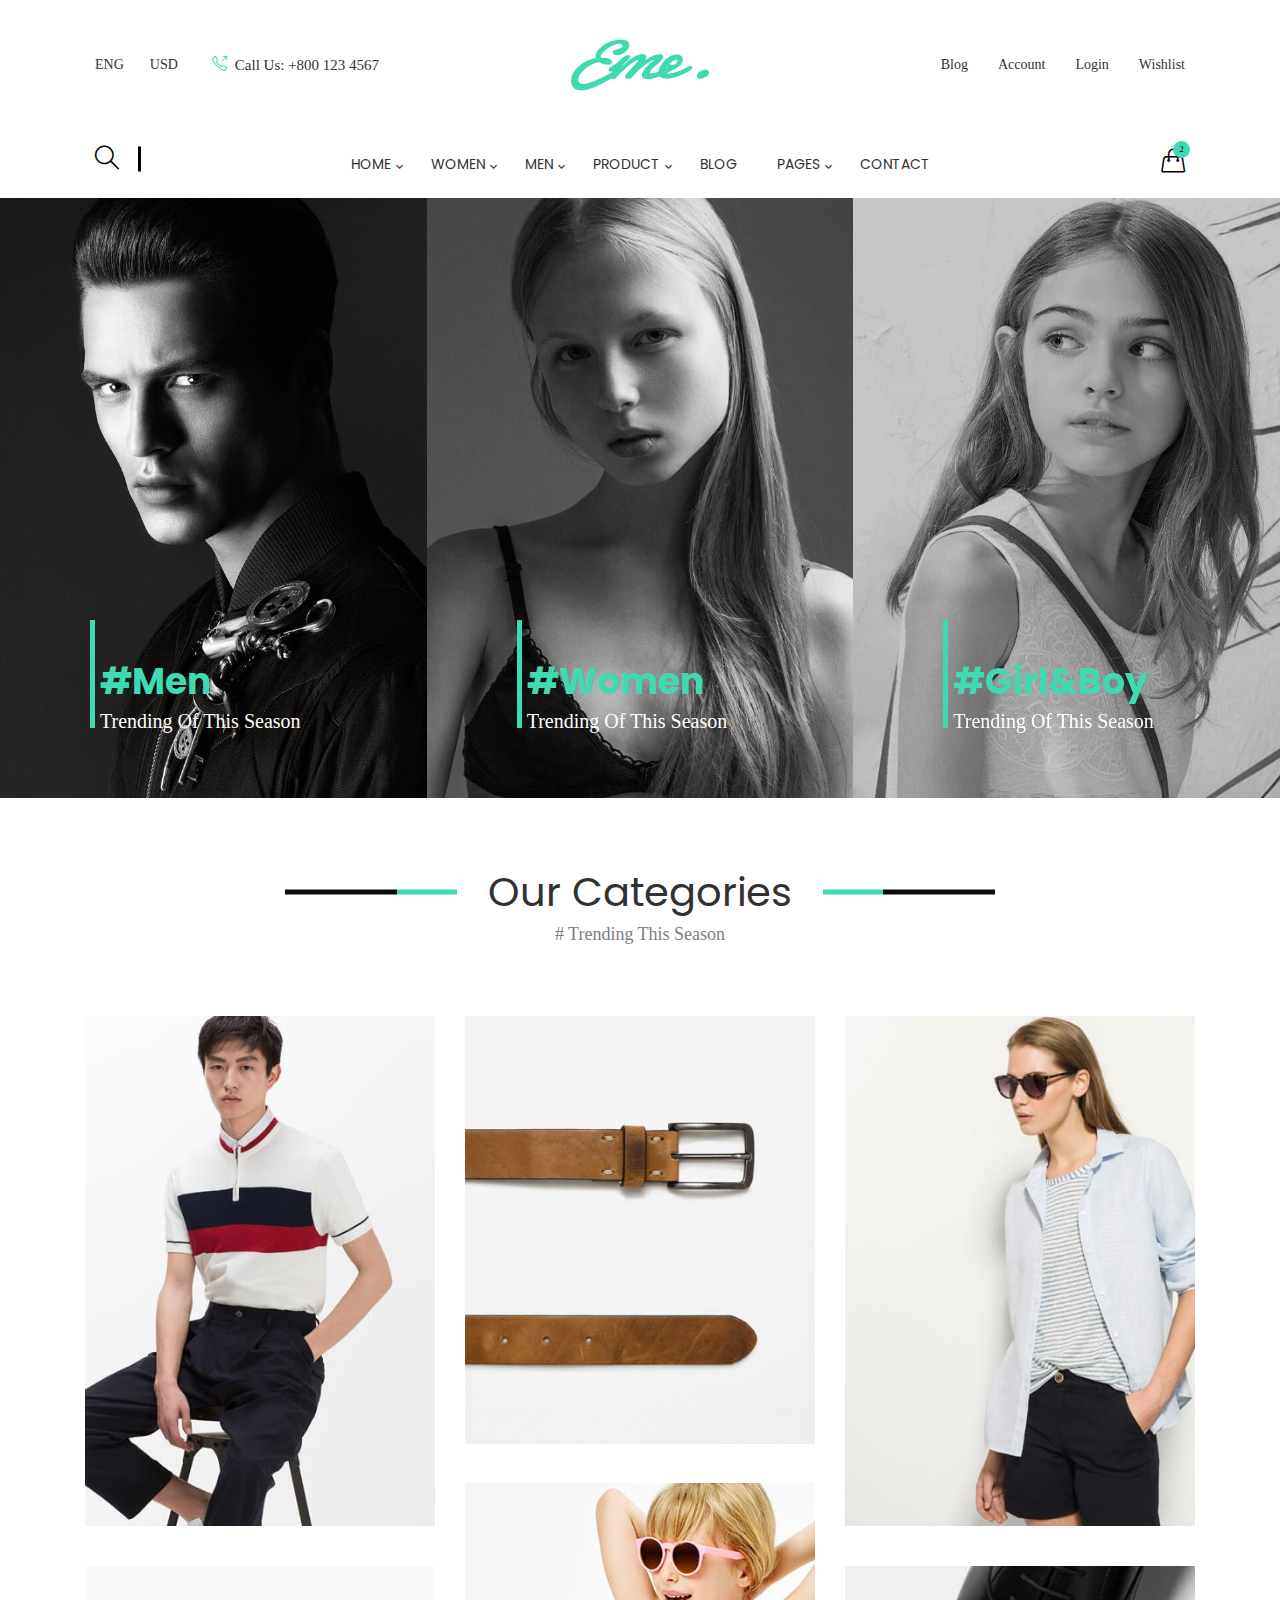
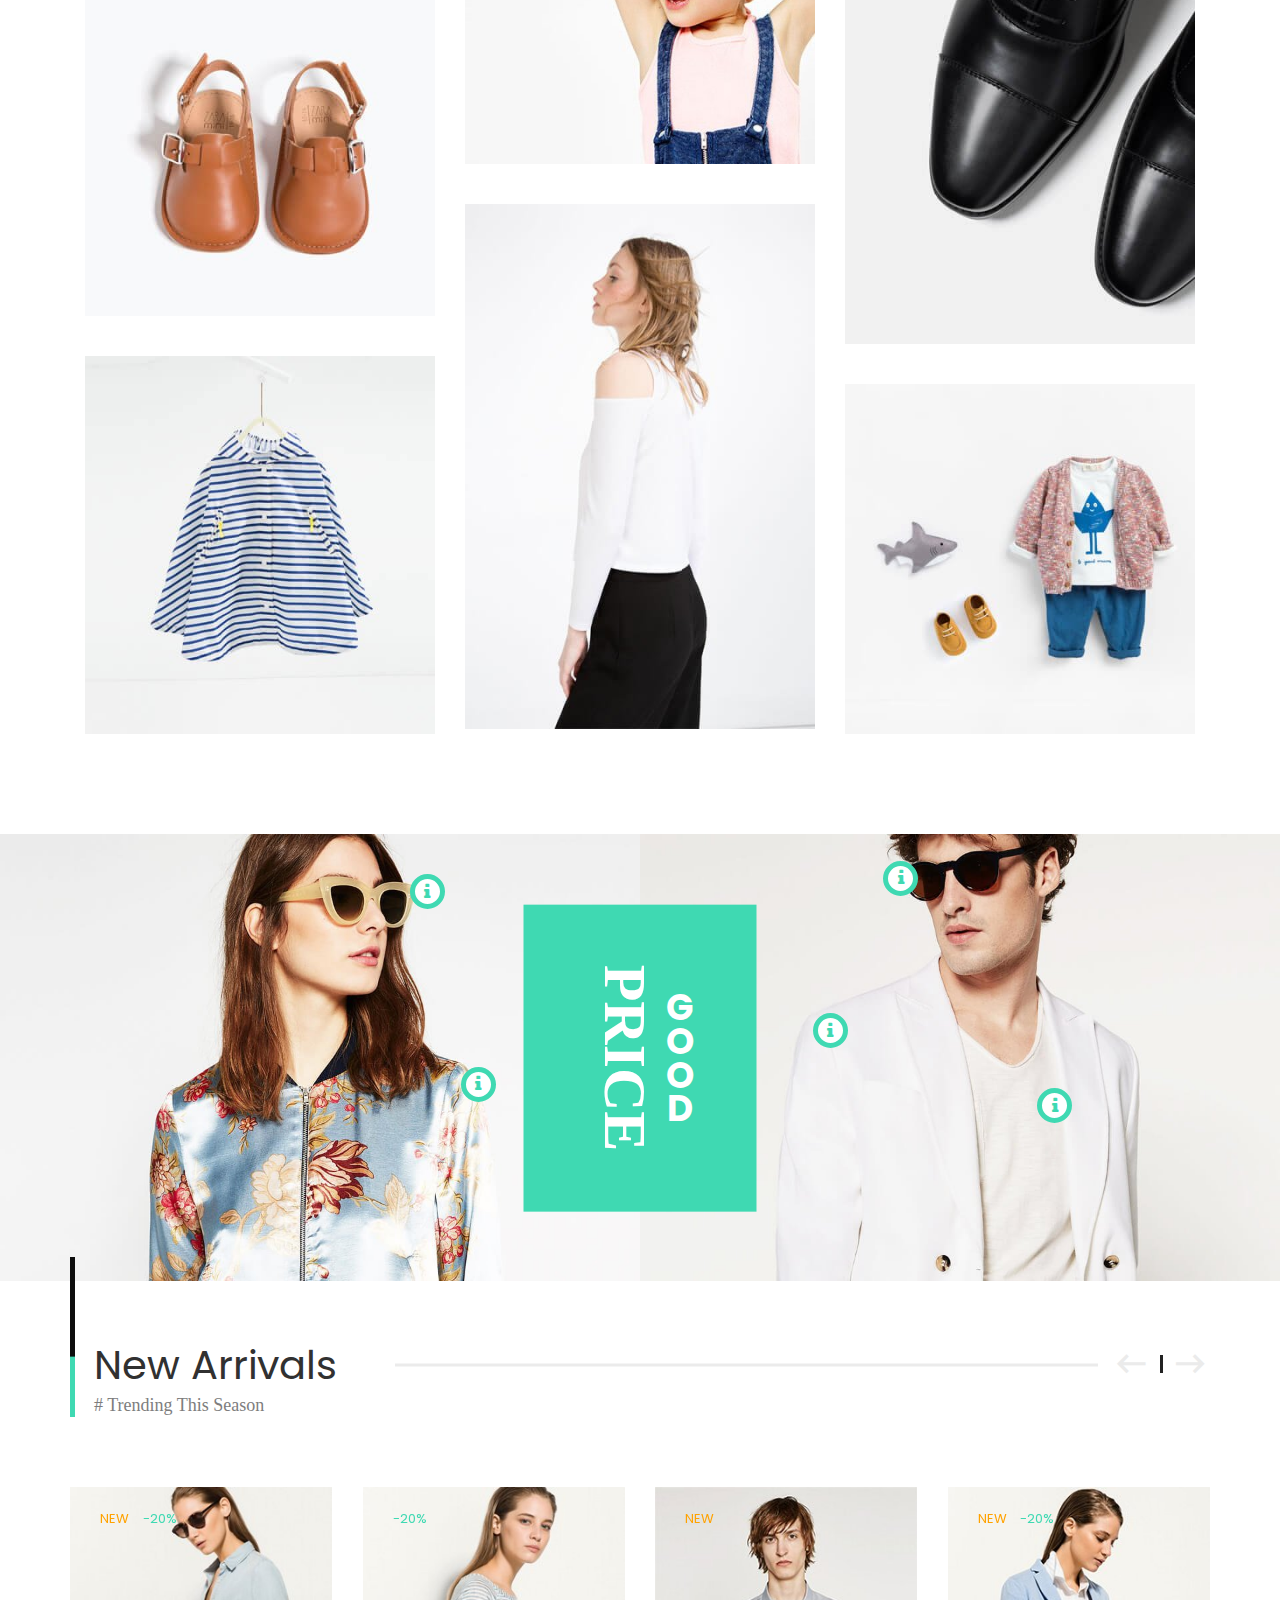
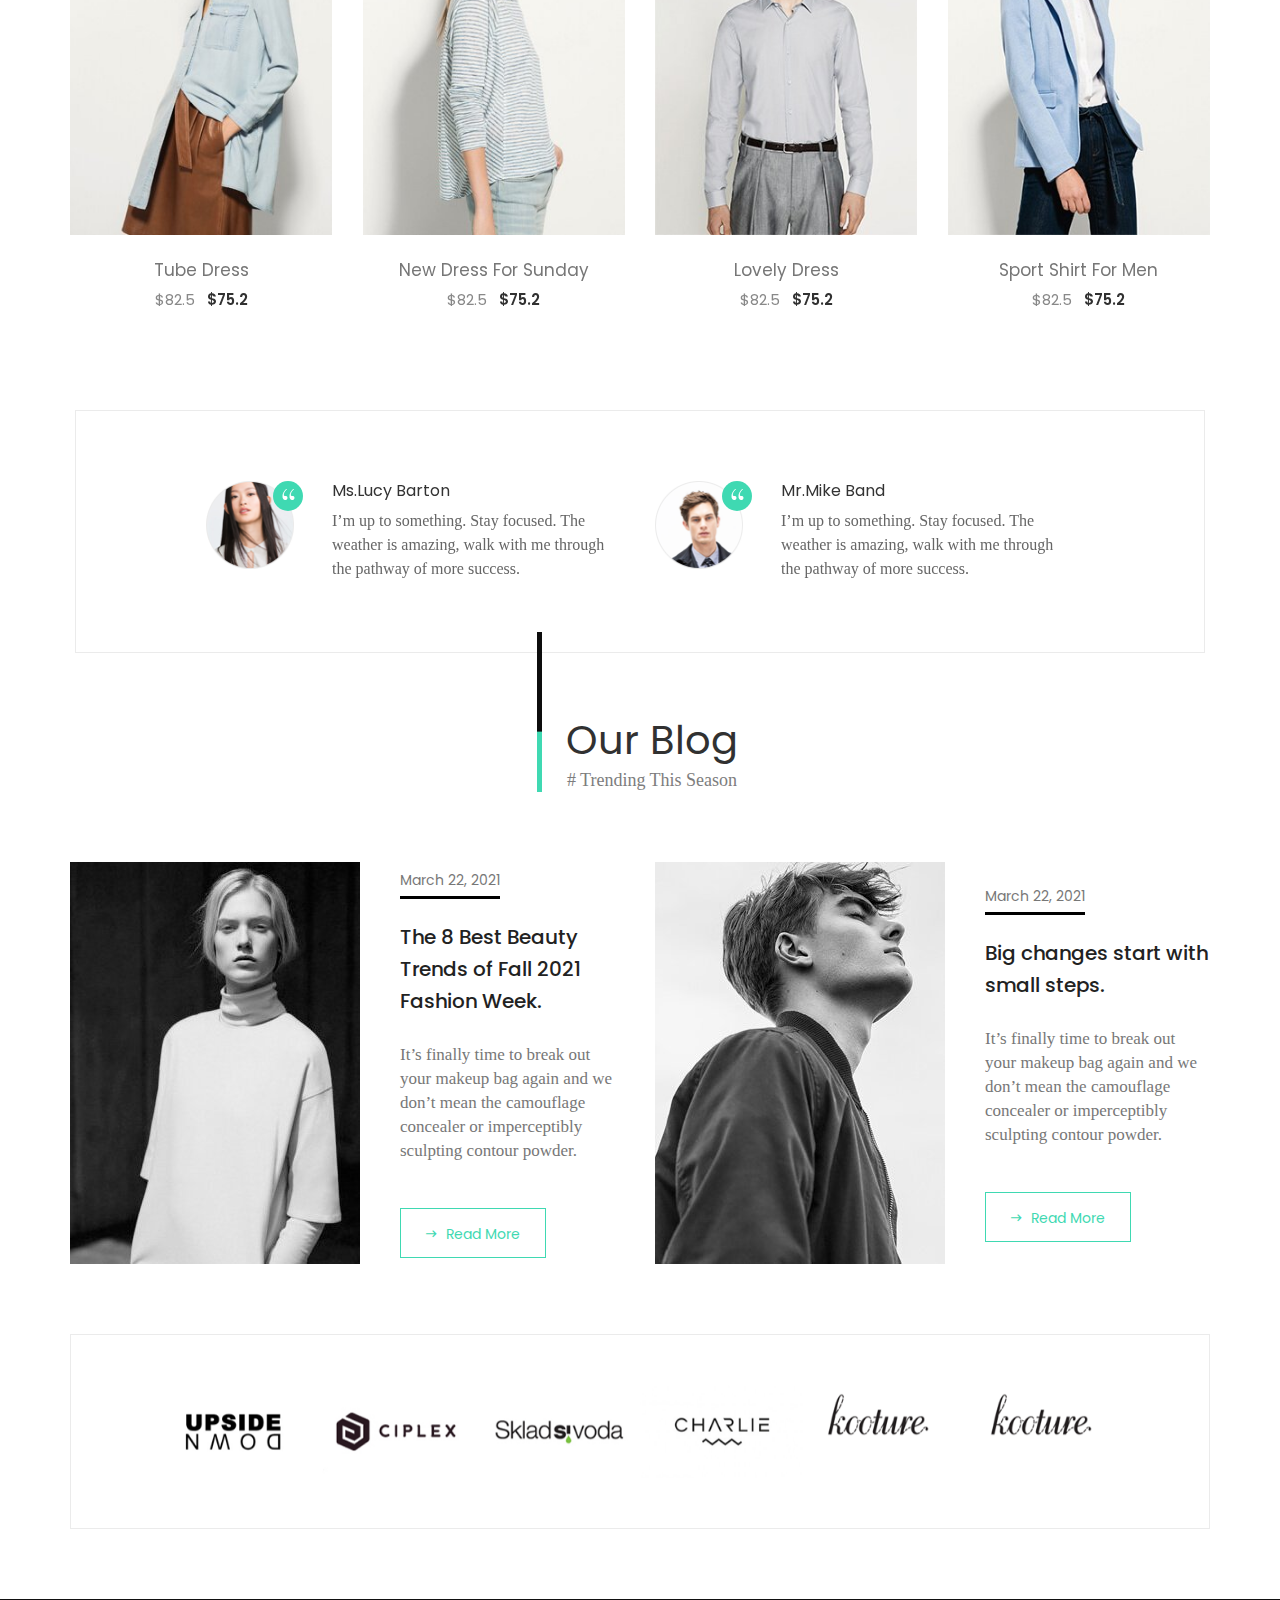
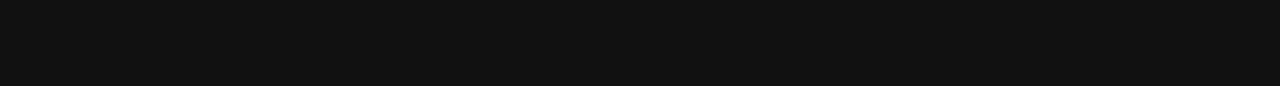
<file: index.html>
<html xmlns="http://www.w3.org/1999/xhtml" lang="en">

<head>
	<meta http-equiv="Content-Type" content="text/html; charset=utf-8" />
	<meta name="description" content="HTTrack is an easy-to-use website mirror utility. It allows you to download a World Wide website from the Internet to a local directory,building recursively all structures, getting html, images, and other files from the server to your computer. Links are rebuiltrelatively so that you can freely browse to the local site (works with any browser). You can mirror several sites together so that you can jump from one toanother. You can, also, update an existing mirror site, or resume an interrupted download. The robot is fully configurable, with an integrated help" />
	<meta name="keywords" content="httrack, HTTRACK, HTTrack, winhttrack, WINHTTRACK, WinHTTrack, offline browser, web mirror utility, aspirateur web, surf offline, web capture, www mirror utility, browse offline, local  site builder, website mirroring, aspirateur www, internet grabber, capture de site web, internet tool, hors connexion, unix, dos, windows 95, windows 98, solaris, ibm580, AIX 4.0, HTS, HTGet, web aspirator, web aspirateur, libre, GPL, GNU, free software" />
	<title>Local index - HTTrack Website Copier</title>
  <!-- Mirror and index made by HTTrack Website Copier/3.49-2 [XR&CO'2014] -->
	<style type="text/css">
	<!--

body {
	margin: 0;  padding: 0;  margin-bottom: 15px;  margin-top: 8px;
	background: #77b;
}
body, td {
	font: 14px "Trebuchet MS", Verdana, Arial, Helvetica, sans-serif;
	}

#subTitle {
	background: #000;  color: #fff;  padding: 4px;  font-weight: bold; 
	}

#siteNavigation a, #siteNavigation .current {
	font-weight: bold;  color: #448;
	}
#siteNavigation a:link    { text-decoration: none; }
#siteNavigation a:visited { text-decoration: none; }

#siteNavigation .current { background-color: #ccd; }

#siteNavigation a:hover   { text-decoration: none;  background-color: #fff;  color: #000; }
#siteNavigation a:active  { text-decoration: none;  background-color: #ccc; }


a:link    { text-decoration: underline;  color: #00f; }
a:visited { text-decoration: underline;  color: #000; }
a:hover   { text-decoration: underline;  color: #c00; }
a:active  { text-decoration: underline; }

#pageContent {
	clear: both;
	border-bottom: 6px solid #000;
	padding: 10px;  padding-top: 20px;
	line-height: 1.65em;
	background-image: url(backblue.gif);
	background-repeat: no-repeat;
	background-position: top right;
	}

#pageContent, #siteNavigation {
	background-color: #ccd;
	}


.imgLeft  { float: left;   margin-right: 10px;  margin-bottom: 10px; }
.imgRight { float: right;  margin-left: 10px;   margin-bottom: 10px; }

hr { height: 1px;  color: #000;  background-color: #000;  margin-bottom: 15px; }

h1 { margin: 0;  font-weight: bold;  font-size: 2em; }
h2 { margin: 0;  font-weight: bold;  font-size: 1.6em; }
h3 { margin: 0;  font-weight: bold;  font-size: 1.3em; }
h4 { margin: 0;  font-weight: bold;  font-size: 1.18em; }

.blak { background-color: #000; }
.hide { display: none; }
.tableWidth { min-width: 400px; }

.tblRegular       { border-collapse: collapse; }
.tblRegular td    { padding: 6px;  background-image: url(fade.gif);  border: 2px solid #99c; }
.tblHeaderColor, .tblHeaderColor td { background: #99c; }
.tblNoBorder td   { border: 0; }


// -->
</style>

</head>

<table width="76%" border="0" align="center" cellspacing="0" cellpadding="3" class="tableWidth">
	<tr>
	<td id="subTitle">HTTrack Website Copier - Open Source offline browser</td>
	</tr>
</table>
<table width="76%" border="0" align="center" cellspacing="0" cellpadding="0" class="tableWidth">
<tr class="blak">
<td>
	<table width="100%" border="0" align="center" cellspacing="1" cellpadding="0">
	<tr>
	<td colspan="6"> 
		<table width="100%" border="0" align="center" cellspacing="0" cellpadding="10">
		<tr> 
		<td id="pageContent"> 
<!-- ==================== End prologue ==================== -->

	<meta name="generator" content="HTTrack Website Copier/3.x">
	<TITLE>Local index - HTTrack</TITLE>
</HEAD>
<BODY>
<H1 ALIGN=Center>Index of locally available sites:</H1>
	<TABLE BORDER="0" WIDTH="100%" CELLSPACING="1" CELLPADDING="0">
		<TR>
			<TD BACKGROUND="fade.gif">
				&middot;
					<A HREF="htmldemo.net/eme/eme/index.html">
						Eme - eCommerce HTML5 Template
					</A>		
			</TD>
		</TR>
	</TABLE>
	<BR>
	<BR>
	<BR>
  	<H6 ALIGN="RIGHT">
	<I>Mirror and index made by HTTrack Website Copier [XR&amp;CO'2008]</I>
	</H6>
	<!-- Mirror and index made by HTTrack Website Copier/3.49-2 [XR&CO'2014] -->
	<!-- Thanks for using HTTrack Website Copier! -->
	<meta HTTP-EQUIV="Refresh" CONTENT="0; URL=htmldemo.net/eme/eme/index.html">


<!-- ==================== Start epilogue ==================== -->
		</td>
		</tr>
		</table>
	</td>
	</tr>
	</table>
</td>
</tr>
</table>

<table width="76%" border="0" align="center" valign="bottom" cellspacing="0" cellpadding="0">
	<tr>
	<td id="footer"><small>&copy; 2008 Xavier Roche & other contributors - Web Design: Leto Kauler.</small></td>
	</tr>
</table>

</body>

</html>
</file>
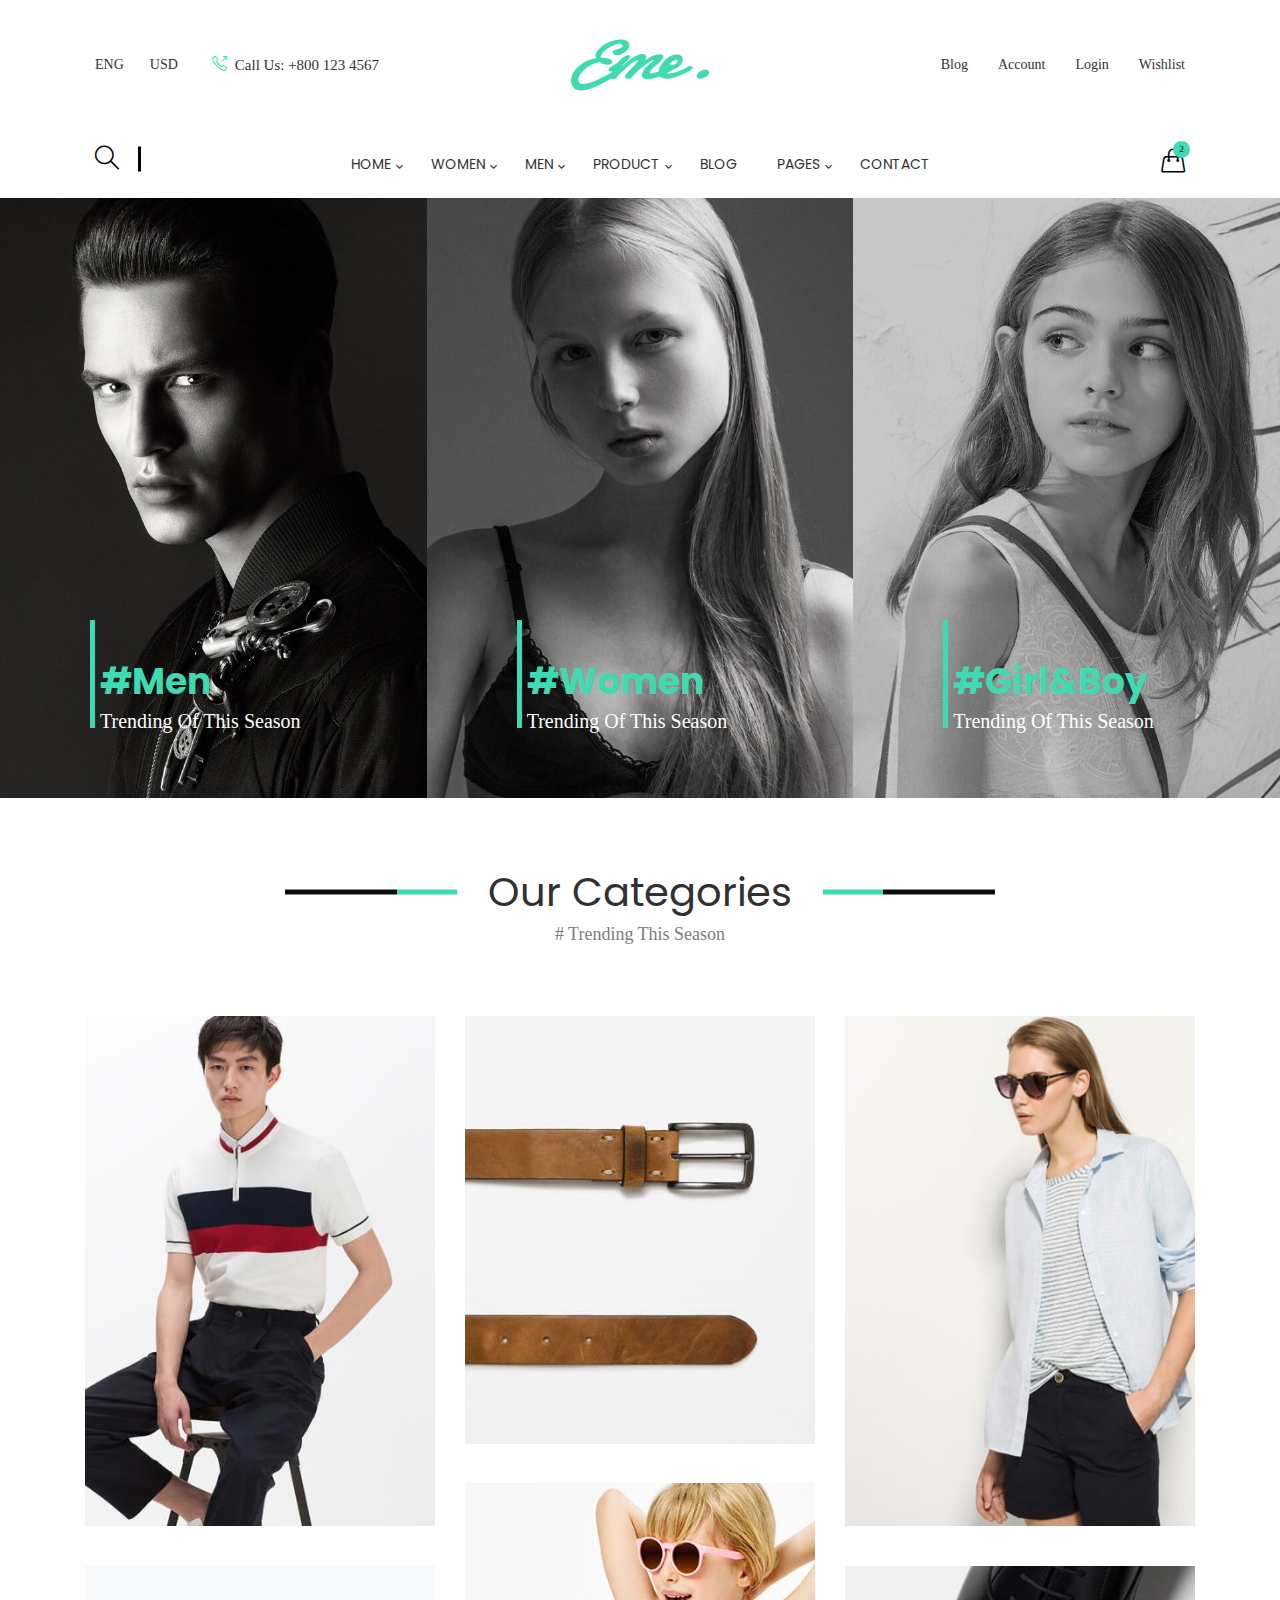
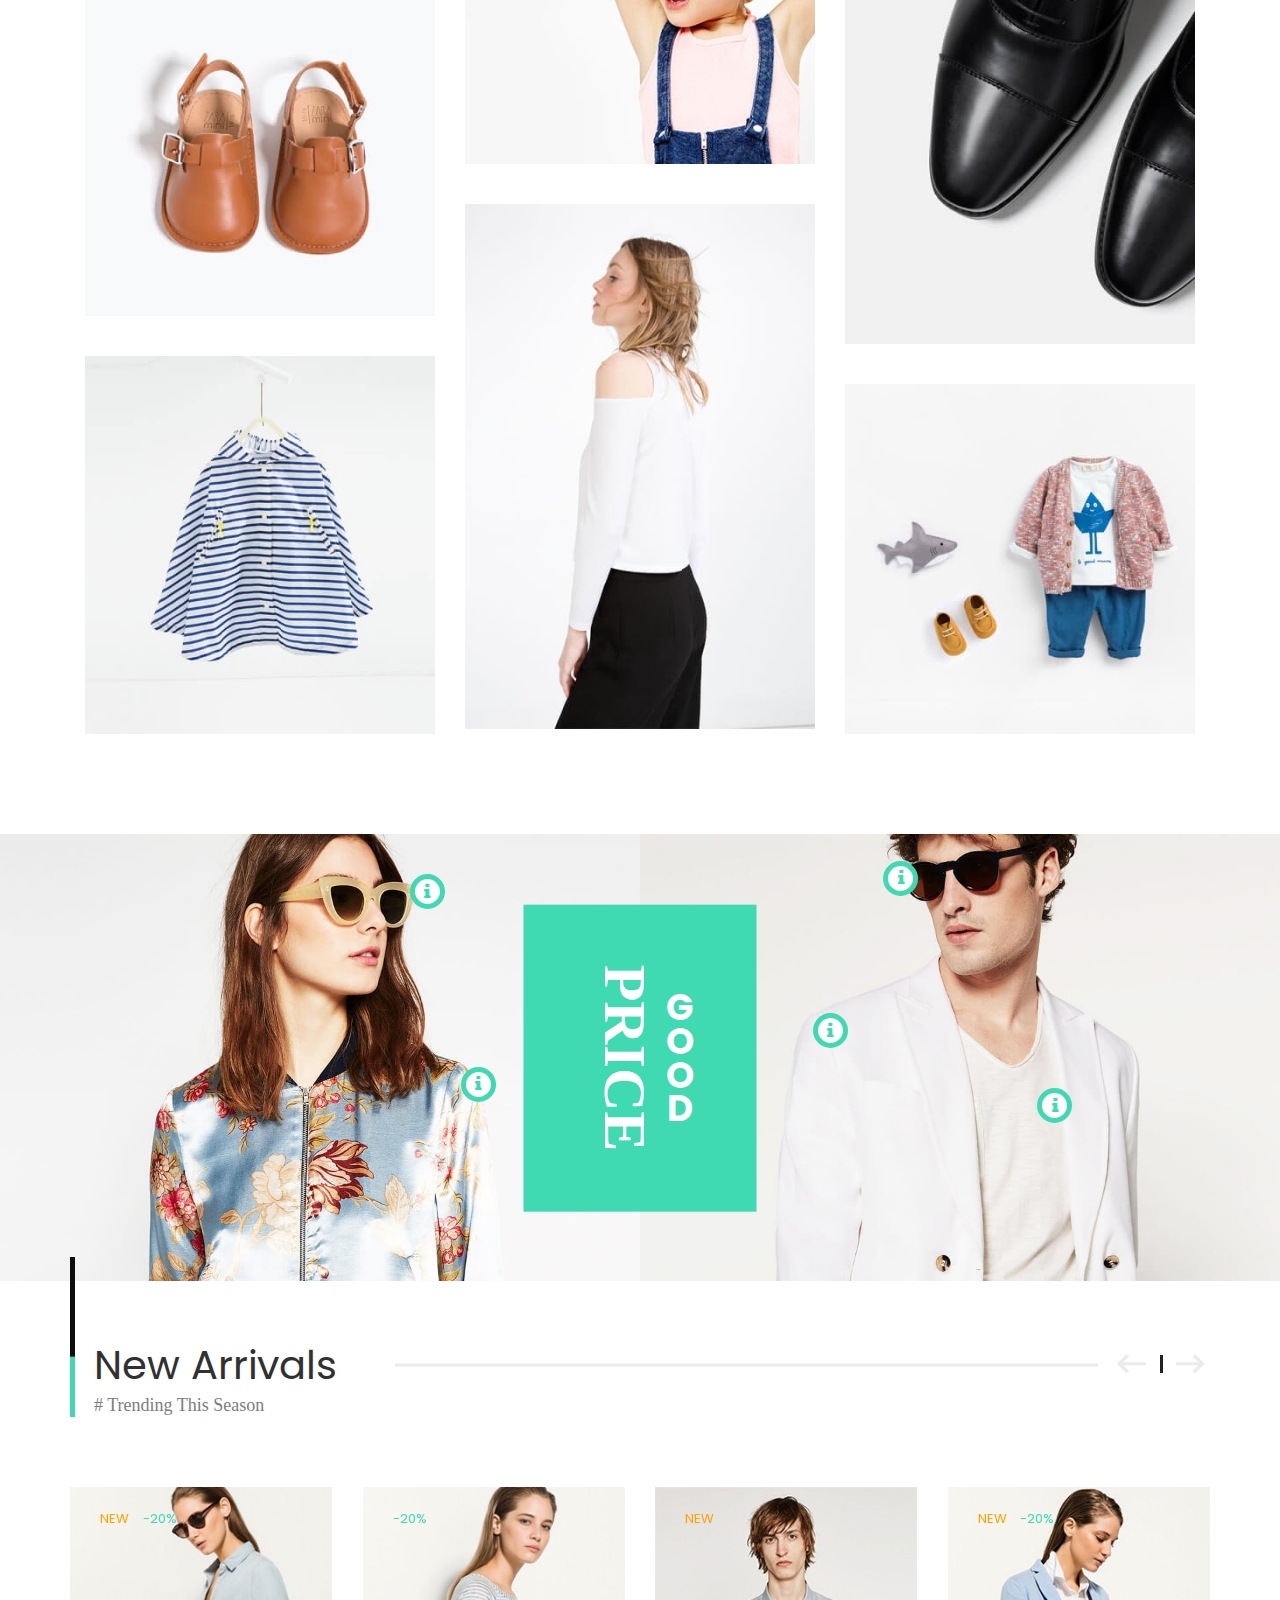
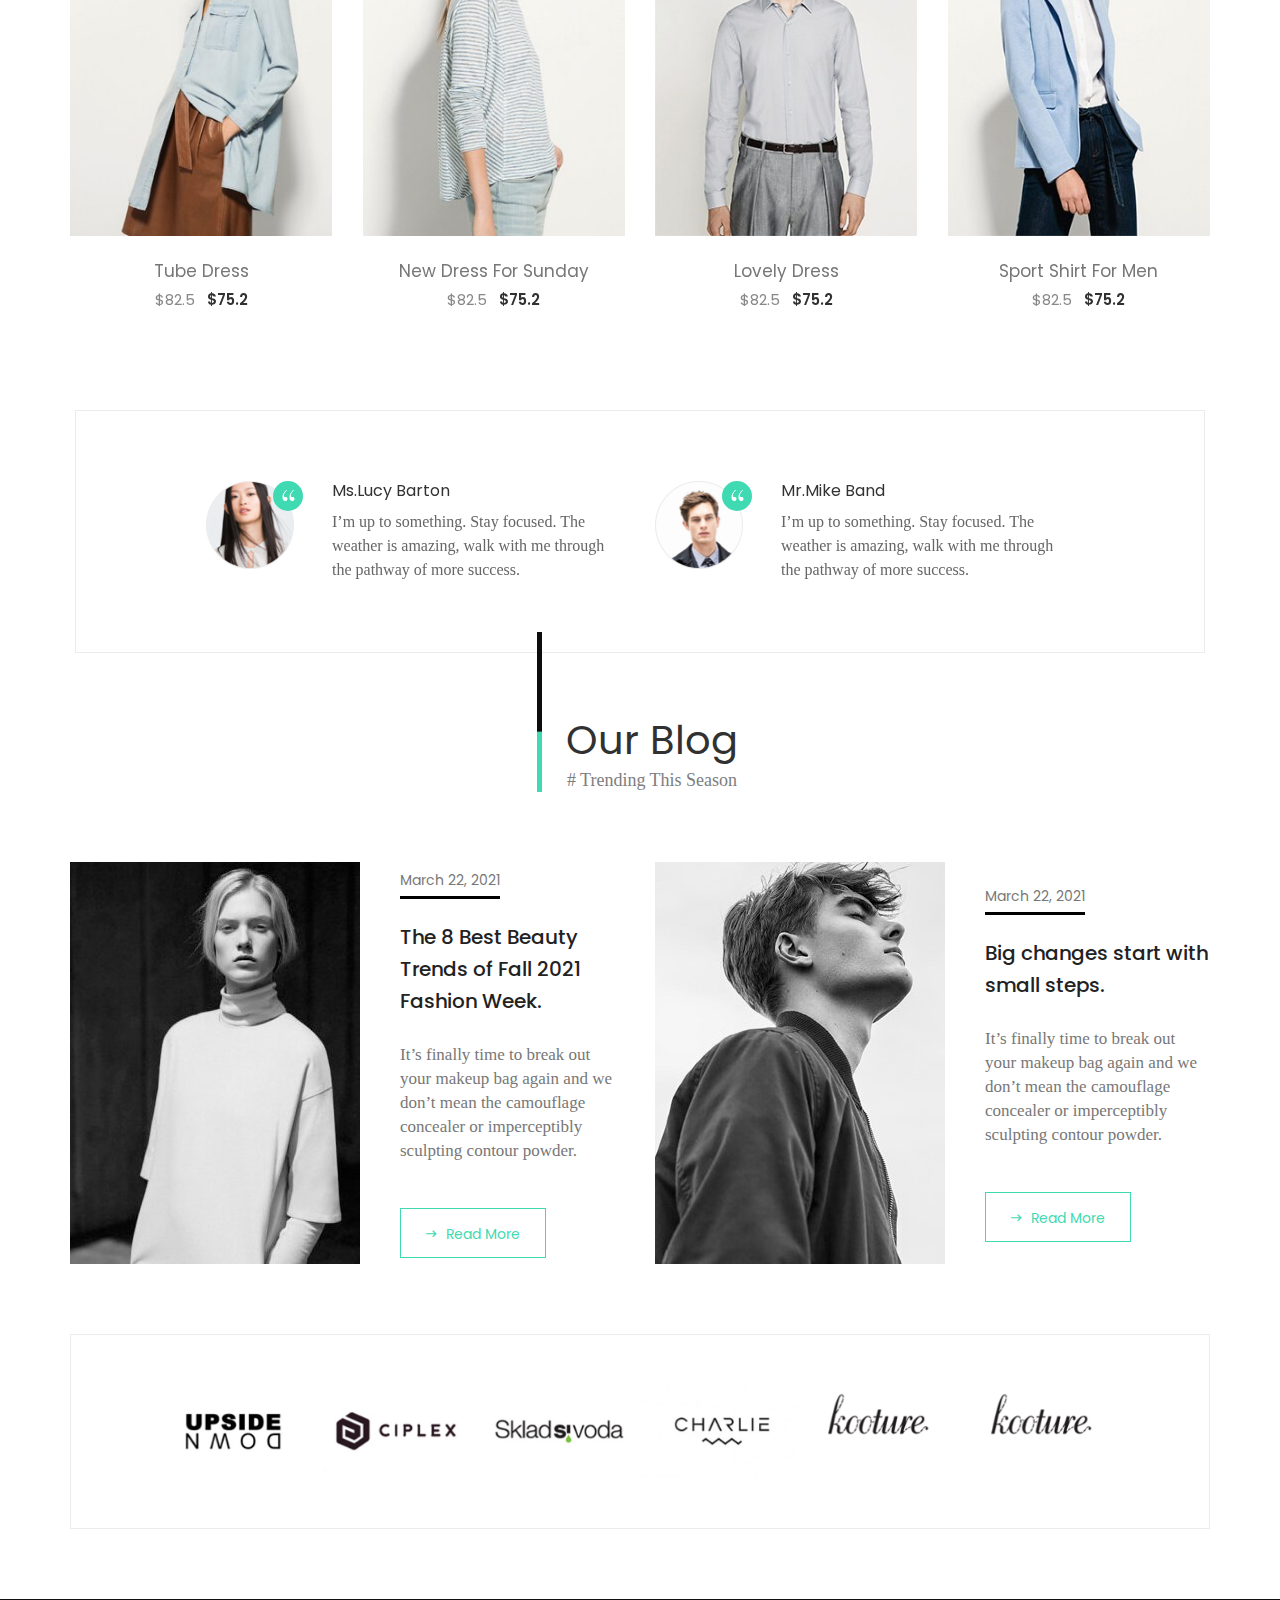
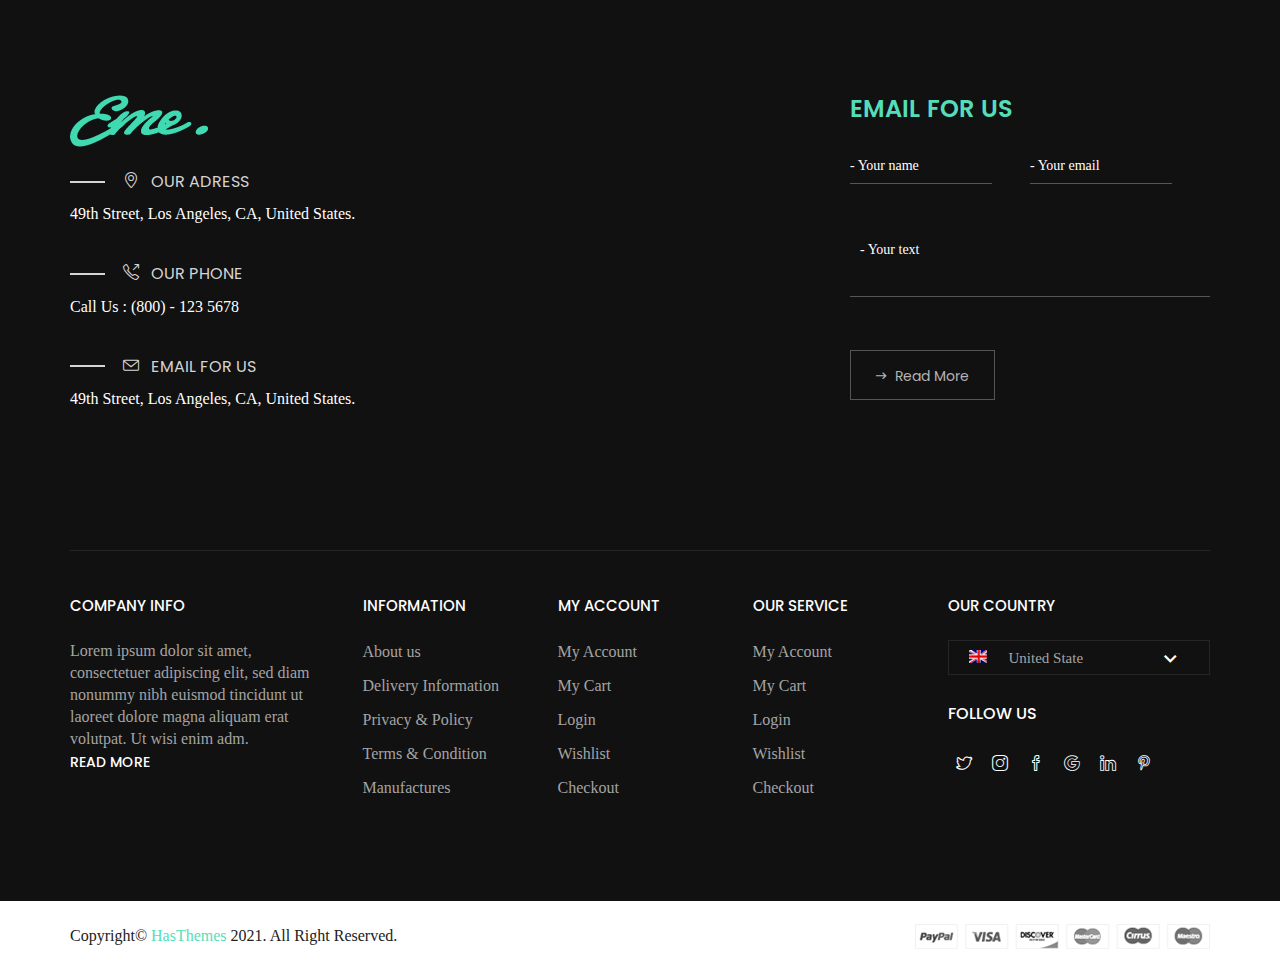
<file: htmldemo.net/eme/eme/index.html>
<!doctype html>
<html class="no-js" lang="en">

<!-- Mirrored from htmldemo.net/eme/eme/index.html by HTTrack Website Copier/3.x [XR&CO'2014], Wed, 15 Nov 2023 05:36:48 GMT -->
<head>
    <meta charset="utf-8">
    <meta http-equiv="x-ua-compatible" content="ie=edge">
    <title>Eme - eCommerce HTML5 Template</title>
    <meta name="description" content="">
    <meta name="viewport" content="width=device-width, initial-scale=1">
    
    <!-- Place favicon.ico in the root directory -->
    <link rel="shortcut icon" type="image/x-icon" href="images/favicon.ico">
    <link rel="apple-touch-icon" href="apple-touch-icon.html">
    

    <!-- All css files are included here. -->
    <!-- Bootstrap fremwork main css -->
    <link rel="stylesheet" href="css/bootstrap.min.css">
    <!-- Owl Carousel min css -->
    <link rel="stylesheet" href="css/owl.carousel.min.css">
    <link rel="stylesheet" href="css/owl.theme.default.min.css">
    <!-- This core.css file contents all plugings css file. -->
    <link rel="stylesheet" href="css/core.css">
    <!-- Theme shortcodes/elements style -->
    <link rel="stylesheet" href="css/shortcode/shortcodes.css">
    <!-- Theme main style -->
    <link rel="stylesheet" href="style.css">
    <!-- Responsive css -->
    <link rel="stylesheet" href="css/responsive.css">
    <!-- User style -->
    <link rel="stylesheet" href="css/custom.css">


    <!-- Modernizr JS -->
    <script src="js/vendor/modernizr-2.8.3.min.js"></script>
</head>

<body>
    <!--[if lt IE 8]>
        <p class="browserupgrade">You are using an <strong>outdated</strong> browser. Please <a href="http://browsehappy.com/">upgrade your browser</a> to improve your experience.</p>
    <![endif]-->  

    <!-- Body main wrapper start -->
    <div class="wrapper">
        <!-- Start Header Style -->
        <header id="htc__header" class="htc__header__area header--one">
            <div class="header__top__area">
                <div class="container-fluid">
                    <div class="row">
                        <div class="col-md-5 col-lg-5 col-sm-12 col-xs-12">
                            <div class="ht__header__top__left">
                                <ul class="select__language hidden-sm hidden-xs">
                                    <li class="drop--lan"><a href="#">eng</a>
                                        <ul class="language__option">
                                            <li><a href="#">Engish</a></li>
                                            <li><a href="#">French</a></li>
                                            <li><a href="#">German</a></li>
                                        </ul>
                                    </li>
                                    <li class="drop--lan"><a href="#">usd</a>
                                        <ul class="language__option">
                                            <li><a href="#">USD</a></li>
                                            <li><a href="#">EUR</a></li>
                                        </ul>
                                    </li>
                                </ul>
                                <div class="htc__contact">
                                    <a href="#"><i class="icon-call-out icons"></i>Call Us: +800 123 4567</a>
                                </div>
                            </div>
                        </div>
                        <div class="col-md-2 col-lg-2 col-sm-12 col-xs-12">
                            <div class="logo">
                                <a href="index.html">
                                    <img src="images/logo/eme.png" alt="logo images">
                                </a>
                            </div>
                        </div>
                        <div class="col-md-5 col-lg-5 col-sm-12 col-xs-12">
                            <ul class="ht__header__right">
                                <li><a href="blog.html">Blog</a></li>
                                <li><a href="#">Account</a></li>
                                <li><a href="#">Login</a></li>
                                <li><a href="wishlist.html">Wishlist</a></li>
                            </ul>
                        </div>
                    </div>
                </div>
            </div>
            <!-- Start Mainmenu Area -->
            <div id="sticky-header-with-topbar" class="mainmenu__wrap sticky__header">
                <div class="container-fluid">
                    <div class="menumenu__container clearfix">
                        <div class="row justify-content-between">
                            <div class="col-md-2 col-lg-2 col-sm-3 col-xs-50">
                                <div class="header__search search search__open">
                                    <a href="#"><i class="icon-magnifier icons"></i></a>
                                </div>
                            </div>
                            <div class="col-md-8 col-lg-8 col-sm-6 col-xs-d-none">
                                <nav class="main__menu__nav d-none d-lg-block">
                                    <ul class="main__menu">
                                        <li class="drop"><a href="index.html">Home <i class="zmdi zmdi-chevron-down"></i></a>
                                            <ul class="dropdown">
                                                <li><a href="index.html">Home Version 01</a></li>
                                                <li><a href="index-2.html">Home Version 02</a></li>
                                                <li><a href="index-3.html">Home Version 03</a></li>
                                                <li><a href="index-4.html">Home Version 04</a></li>
                                                <li><a href="index-5.html">Home Version 05</a></li>
                                            </ul>
                                        </li>
                                        <li class="drop"><a href="#">women <i class="zmdi zmdi-chevron-down"></i></a>
                                            <ul class="dropdown mega_dropdown">
                                                <!-- Start Single Mega MEnu -->
                                                <li><a class="mega__title" href="shop.html">Shop Pages</a>
                                                    <ul class="mega__item">
                                                        <li><a href="product-grid.html">Product Grid</a></li>
                                                        <li><a href="product-list.html">Product List</a></li>
                                                        <li><a href="cart.html">cart</a></li>
                                                        <li><a href="checkout.html">checkout</a></li>
                                                        <li><a href="wishlist.html">wishlist</a></li>
                                                    </ul>
                                                </li>
                                                <!-- End Single Mega MEnu -->
                                                <!-- Start Single Mega MEnu -->
                                                <li><a class="mega__title" href="shop.html">Variable Product</a>
                                                    <ul class="mega__item">
                                                        <li><a href="#">Category</a></li>
                                                        <li><a href="#">My Account</a></li>
                                                        <li><a href="wishlist.html">Wishlist</a></li>
                                                        <li><a href="cart.html">Shopping Cart</a></li>
                                                        <li><a href="checkout.html">Checkout</a></li>
                                                    </ul>
                                                </li>
                                                <!-- End Single Mega MEnu -->
                                                <!-- Start Single Mega MEnu -->
                                                <li><a class="mega__title" href="shop.html">Product Types</a>
                                                    <ul class="mega__item">
                                                        <li><a href="#">Simple Product</a></li>
                                                        <li><a href="#">Variable Product</a></li>
                                                        <li><a href="#">Grouped Product</a></li>
                                                        <li><a href="#">Downloadable Product</a></li>
                                                        <li><a href="#">Simple Product</a></li>
                                                    </ul>
                                                </li>
                                                <!-- End Single Mega MEnu -->
                                            </ul>
                                        </li>
                                        <li class="drop"><a href="#">men <i class="zmdi zmdi-chevron-down"></i></a>
                                            <ul class="dropdown mega_dropdown">
                                                <!-- Start Single Mega MEnu -->
                                                <li><a class="mega__title" href="shop.html">Shop Pages</a>
                                                    <ul class="mega__item">
                                                        <li><a href="product-grid.html">Product Grid</a></li>
                                                        <li><a href="product-list.html">Product List</a></li>
                                                        <li><a href="cart.html">cart</a></li>
                                                        <li><a href="checkout.html">checkout</a></li>
                                                        <li><a href="wishlist.html">wishlist</a></li>
                                                    </ul>
                                                </li>
                                                <!-- End Single Mega MEnu -->
                                                <!-- Start Single Mega MEnu -->
                                                <li><a class="mega__title" href="shop.html">Variable Product</a>
                                                    <ul class="mega__item">
                                                        <li><a href="#">Category</a></li>
                                                        <li><a href="#">My Account</a></li>
                                                        <li><a href="wishlist.html">Wishlist</a></li>
                                                        <li><a href="cart.html">Shopping Cart</a></li>
                                                        <li><a href="checkout.html">Checkout</a></li>
                                                    </ul>
                                                </li>
                                                <!-- End Single Mega MEnu -->
                                                <!-- Start Single Mega MEnu -->
                                                <li><a class="mega__title" href="shop.html">Product Types</a>
                                                    <ul class="mega__item">
                                                        <li><a href="#">Simple Product</a></li>
                                                        <li><a href="#">Variable Product</a></li>
                                                        <li><a href="#">Grouped Product</a></li>
                                                        <li><a href="#">Downloadable Product</a></li>
                                                        <li><a href="#">Simple Product</a></li>
                                                    </ul>
                                                </li>
                                                <!-- End Single Mega MEnu -->
                                            </ul>
                                        </li>
                                        <li class="drop"><a href="#">Product <i class="zmdi zmdi-chevron-down"></i></a>
                                            <ul class="dropdown">
                                                <li><a href="product-grid.html">Product Grid</a></li>
                                                <li><a href="product-list.html">Product List</a></li>
                                                <li><a href="product-details.html">Product Details</a></li>
                                            </ul>
                                        </li>
                                        <li><a href="blog.html">blog</a></li>
                                        <li class="drop"><a href="#">Pages <i class="zmdi zmdi-chevron-down"></i></a>
                                            <ul class="dropdown">
                                                <li><a href="blog.html">Blog</a></li>
                                                <li><a href="blog-details.html">Blog Details</a></li>
                                                <li><a href="cart.html">Cart page</a></li>
                                                <li><a href="checkout.html">checkout</a></li>
                                                <li><a href="contact.html">contact</a></li>
                                                <li><a href="product-grid.html">product grid</a></li>
                                                <li><a href="product-list.html">product list</a></li>
                                                <li><a href="product-details.html">product details</a></li>
                                                <li><a href="wishlist.html">wishlist</a></li>
                                            </ul>
                                        </li>
                                        <li><a href="contact.html">contact</a></li>
                                    </ul>
                                </nav>
                            </div>
                            <div class="col-md-2 col-lg-2 col-sm-3 col-xs-50">
                                <div class="htc__shopping__cart">
                                    <a class="cart__menu" href="#"><i class="icon-handbag icons"></i></a>
                                    <a href="#"><span class="htc__qua">2</span></a>
                                </div>
                            </div>
                        </div>
                    </div>
                    <div class="mobile-menu-area"></div>
                    <div class="mobile-menu clearfix d-lg-none">
                        <nav id="mobile_dropdown">
                            <ul>
                                <li><a href="index.html">Home</a>
                                    <ul>
                                        <li><a href="index.html">Home Version 01</a></li>
                                        <li><a href="index-2.html">Home Version 02</a></li>
                                        <li><a href="index-3.html">Home Version 03</a></li>
                                        <li><a href="index-4.html">Home Version 04</a></li>
                                        <li><a href="index-5.html">Home Version 05</a></li>
                                    </ul>
                                </li>
                                <li><a href="blog.html">blog</a></li>
                                <li><a href="#">pages</a>
                                    <ul>
                                        <li><a href="blog.html">Blog</a></li>
                                        <li><a href="blog-details.html">Blog Details</a></li>
                                        <li><a href="cart.html">Cart page</a></li>
                                        <li><a href="checkout.html">checkout</a></li>
                                        <li><a href="contact.html">contact</a></li>
                                        <li><a href="product-grid.html">product grid</a></li>
                                        <li><a href="product-list.html">product list</a></li>
                                        <li><a href="product-details.html">product details</a></li>
                                        <li><a href="wishlist.html">wishlist</a></li>
                                    </ul>
                                </li>
                                <li><a href="contact.html">contact</a></li>
                            </ul>
                        </nav>
                    </div>
                </div>
            </div>
            <!-- End Mainmenu Area -->
        </header> 
        <!-- End Header Area -->

        <div class="body__overlay"></div>
        <!-- Start Offset Wrapper -->
        <div class="offset__wrapper">
            <!-- Start Search Popap -->
            <div class="search__area">
                <div class="container" >
                    <div class="row" >
                        <div class="col-md-12" >
                            <div class="search__inner">
                                <form action="#" method="get">
                                    <input placeholder="Search here... " type="text">
                                    <button type="submit"></button>
                                </form>
                                <div class="search__close__btn">
                                    <span class="search__close__btn_icon"><i class="zmdi zmdi-close"></i></span>
                                </div>
                            </div>
                        </div>
                    </div>
                </div>
            </div>
            <!-- End Search Popap -->
            <!-- Start Cart Panel -->
            <div class="shopping__cart">
                <div class="shopping__cart__inner">
                    <div class="offsetmenu__close__btn">
                        <a href="#"><i class="zmdi zmdi-close"></i></a>
                    </div>
                    <div class="shp__cart__wrap">
                        <div class="shp__single__product">
                            <div class="shp__pro__thumb">
                                <a href="#">
                                    <img src="images/product-2/sm-smg/1.jpg" alt="product images">
                                </a>
                            </div>
                            <div class="shp__pro__details">
                                <h2><a href="product-details.html">BO&Play Wireless Speaker</a></h2>
                                <span class="quantity">QTY: 1</span>
                                <span class="shp__price">$105.00</span>
                            </div>
                            <div class="remove__btn">
                                <a href="#" title="Remove this item"><i class="zmdi zmdi-close"></i></a>
                            </div>
                        </div>
                        <div class="shp__single__product">
                            <div class="shp__pro__thumb">
                                <a href="#">
                                    <img src="images/product-2/sm-smg/2.jpg" alt="product images">
                                </a>
                            </div>
                            <div class="shp__pro__details">
                                <h2><a href="product-details.html">Brone Candle</a></h2>
                                <span class="quantity">QTY: 1</span>
                                <span class="shp__price">$25.00</span>
                            </div>
                            <div class="remove__btn">
                                <a href="#" title="Remove this item"><i class="zmdi zmdi-close"></i></a>
                            </div>
                        </div>
                    </div>
                    <ul class="shoping__total">
                        <li class="subtotal">Subtotal:</li>
                        <li class="total__price">$130.00</li>
                    </ul>
                    <ul class="shopping__btn">
                        <li><a href="cart.html">View Cart</a></li>
                        <li class="shp__checkout"><a href="checkout.html">Checkout</a></li>
                    </ul>
                </div>
            </div>
            <!-- End Cart Panel -->
        </div>
        <!-- End Offset Wrapper -->
        <!-- Start Slider Area -->
        <div class="slider__container slider--one">
            <div class="slide__container">
                <div class="container-fluid">
                    <div class="row">
                        <div class="slider__activation__wrap slider-activation-one no__navigation owl-carousel slider__fixed--height">
                            <!-- Start Single Slide -->
                            <div class="col-md-4 col-lg-4 slider">
                                <a href="product-grid.html">
                                    <div class="slide">
                                        <img src="images/slider/fornt-img/1.jpg" alt="slider image">
                                        <div class="slider__inner">
                                            <h1>#Men</h1>
                                            <p>Trending Of This Season</p>
                                        </div>
                                    </div>
                                </a>
                            </div>
                            <!-- End Single Slide -->
                            <!-- Start Single Slide -->
                            <div class="col-md-4 col-lg-4 slider">
                                <a href="product-grid.html">
                                    <div class="slide">
                                        <img src="images/slider/fornt-img/2.jpg" alt="slider image">
                                        <div class="slider__inner">
                                            <h1>#Women</h1>
                                            <p>Trending Of This Season</p>
                                        </div>
                                    </div>
                                </a>
                            </div>
                            <!-- End Single Slide -->
                            <!-- Start Single Slide -->
                            <div class="col-md-4 col-lg-4 slider">
                                <a href="product-grid.html">
                                    <div class="slide">
                                        <img src="images/slider/fornt-img/3.jpg" alt="slider image">
                                        <div class="slider__inner">
                                            <h1>#Girl&Boy</h1>
                                            <p>Trending Of This Season</p>
                                        </div>
                                    </div>
                                </a>
                            </div>
                            <!-- End Single Slide -->
                        </div>
                    </div>
                </div>
            </div>
        </div>
        <!-- Start Slider Area -->
        <!-- Start Category Area -->
        <section class="htc__category__area pt--70 pb--100">
            <div class="container">
                <div class="row">
                    <div class="col-xs-12">
                        <div class="section__title--2">
                            <h2 class="title__line">Our Categories</h2>
                            <p># Trending This Season</p>
                        </div>
                    </div>
                </div>
                <div class="htc__product__container">
                    <div class="product__list clearfix mt--30">
                        <div class="row">
                            <!-- Start Single Category -->
                            <div class="col-md-4 col-lg-4 col-sm-6 col-xs-12 single__pro">
                                <div class="category">
                                    <div class="ht__cat__thumb">
                                        <a href="product-details.html">
                                            <img src="images/product/9.jpg" alt="product images">
                                        </a>
                                    </div>
                                    <div class="cat__hover__info">
                                        <div class="cat__hover__inner">
                                            <h2><a href="product-details.html">PoLo</a></h2>
                                            <span># Price up to $20</span>
                                        </div>
                                    </div>
                                </div>
                            </div>
                            <!-- End Single Category -->
                            <!-- Start Single Category -->
                            <div class="col-md-4 col-lg-4 col-sm-6 col-xs-12 single__pro">
                                <div class="category">
                                    <div class="ht__cat__thumb">
                                        <a href="product-details.html">
                                            <img src="images/product/1.jpg" alt="product images">
                                        </a>
                                    </div>
                                    <div class="cat__hover__info">
                                        <div class="cat__hover__inner">
                                            <h2><a href="product-details.html">PoLo</a></h2>
                                            <span># Price up to $20</span>
                                        </div>
                                    </div>
                                </div>
                            </div>
                            <!-- End Single Category -->
                            <!-- Start Single Category -->
                            <div class="col-md-4 col-lg-4 col-sm-6 col-xs-12 single__pro">
                                <div class="category">
                                    <div class="ht__cat__thumb">
                                        <a href="product-details.html">
                                            <img src="images/product/2.jpg" alt="product images">
                                        </a>
                                    </div>
                                    <div class="cat__hover__info">
                                        <div class="cat__hover__inner">
                                            <h2><a href="product-details.html">PoLo</a></h2>
                                            <span># Price up to $20</span>
                                        </div>
                                    </div>
                                </div>
                            </div>
                            <!-- End Single Category -->
                            <!-- Start Single Category -->
                            <div class="col-md-4 col-lg-4 col-sm-6 col-xs-12 single__pro">
                                <div class="category">
                                    <div class="ht__cat__thumb">
                                        <a href="product-details.html">
                                            <img src="images/product/4.jpg" alt="product images">
                                        </a>
                                    </div>
                                    <div class="cat__hover__info">
                                        <div class="cat__hover__inner">
                                            <h2><a href="product-details.html">PoLo</a></h2>
                                            <span># Price up to $20</span>
                                        </div>
                                    </div>
                                </div>
                            </div>
                            <!-- End Single Category -->
                            <!-- Start Single Category -->
                            <div class="col-md-4 col-lg-4 col-sm-6 col-xs-12 single__pro">
                                <div class="category">
                                    <div class="ht__cat__thumb">
                                        <a href="product-details.html">
                                            <img src="images/product/3.jpg" alt="product images">
                                        </a>
                                    </div>
                                    <div class="cat__hover__info">
                                        <div class="cat__hover__inner">
                                            <h2><a href="product-details.html">PoLo</a></h2>
                                            <span># Price up to $20</span>
                                        </div>
                                    </div>
                                </div>
                            </div>
                            <!-- End Single Category -->
                            <!-- Start Single Category -->
                            <div class="col-md-4 col-lg-4 col-sm-6 col-xs-12 single__pro">
                                <div class="category">
                                    <div class="ht__cat__thumb">
                                        <a href="product-details.html">
                                            <img src="images/product/5.jpg" alt="product images">
                                        </a>
                                    </div>
                                    <div class="cat__hover__info">
                                        <div class="cat__hover__inner">
                                            <h2><a href="product-details.html">PoLo</a></h2>
                                            <span># Price up to $20</span>
                                        </div>
                                    </div>
                                </div>
                            </div>
                            <!-- End Single Category -->
                            <!-- Start Single Category -->
                            <div class="col-md-4 col-lg-4 col-sm-6 col-xs-12 single__pro">
                                <div class="category">
                                    <div class="ht__cat__thumb">
                                        <a href="product-details.html">
                                            <img src="images/product/7.jpg" alt="product images">
                                        </a>
                                    </div>
                                    <div class="cat__hover__info">
                                        <div class="cat__hover__inner">
                                            <h2><a href="product-details.html">PoLo</a></h2>
                                            <span># Price up to $20</span>
                                        </div>
                                    </div>
                                </div>
                            </div>
                            <!-- End Single Category -->
                            <!-- Start Single Category -->
                            <div class="col-md-4 col-lg-4 col-sm-6 col-xs-12 single__pro">
                                <div class="category">
                                    <div class="ht__cat__thumb">
                                        <a href="product-details.html">
                                            <img src="images/product/6.jpg" alt="product images">
                                        </a>
                                    </div>
                                    <div class="cat__hover__info">
                                        <div class="cat__hover__inner">
                                            <h2><a href="product-details.html">PoLo</a></h2>
                                            <span># Price up to $20</span>
                                        </div>
                                    </div>
                                </div>
                            </div>
                            <!-- End Single Category -->
                            <!-- Start Single Category -->
                            <div class="col-md-4 col-lg-4 col-sm-6 col-xs-12 single__pro">
                                <div class="category">
                                    <div class="ht__cat__thumb">
                                        <a href="product-details.html">
                                            <img src="images/product/8.jpg" alt="product images">
                                        </a>
                                    </div>
                                    <div class="cat__hover__info">
                                        <div class="cat__hover__inner">
                                            <h2><a href="product-details.html">PoLo</a></h2>
                                            <span># Price up to $20</span>
                                        </div>
                                    </div>
                                </div>
                            </div>
                            <!-- End Single Category -->
                        </div>
                    </div>
                </div>
            </div>
        </section>
        <!-- End Category Area -->
        <!-- Start Prize Good Area -->
        <section class="htc__good__sale">
            <div class="container-fluid">
                <div class="row">
                    <div class="col-md-6 col-lg-6 col-sm-12 col-xs-12">
                        <div class="prize__inner">
                            <div class="prize__thumb">
                                <img src="images/banner/big-img/1.jpg" alt="banner images">
                            </div>
                            <div class="banner__info">
                                <div class="pointer__tooltip pointer--1 align-right">
                                    <div class="tooltip__box">
                                        <h4>Tooltip Right</h4>
                                        <p>Lorem ipsum pisaci volupt atem accusa saes ntisdumtiu loperm asaerks.</p>
                                    </div>
                                </div>
                                <div class="pointer__tooltip pointer--2 align-top">
                                    <div class="tooltip__box">
                                        <h4>Tooltip Top</h4>
                                        <p>Lorem ipsum pisaci volupt atem accusa saes ntisdumtiu loperm asaerks.</p>
                                    </div>
                                </div>
                            </div>
                        </div>
                    </div>
                    <div class="col-md-6 col-lg-6 col-sm-12 col-xs-12">
                        <div class="prize__inner">
                            <div class="prize__thumb">
                                <img src="images/banner/big-img/3.jpg" alt="banner images">
                            </div>
                            <div class="banner__info">
                                <div class="pointer__tooltip pointer--3 align-left">
                                    <div class="tooltip__box">
                                        <h4>Tooltip Left</h4>
                                        <p>Lorem ipsum pisaci volupt atem accusa saes ntisdumtiu loperm asaerks.</p>
                                    </div>
                                </div>
                                <div class="pointer__tooltip pointer--4 align-top">
                                    <div class="tooltip__box">
                                        <h4>Tooltip Top</h4>
                                        <p>Lorem ipsum pisaci volupt atem accusa saes ntisdumtiu loperm asaerks.</p>
                                    </div>
                                </div>
                                <div class="pointer__tooltip pointer--5 align-bottom">
                                    <div class="tooltip__box">
                                        <h4>Tooltip Bottom</h4>
                                        <p>Lorem ipsum pisaci volupt atem accusa saes ntisdumtiu loperm asaerks.</p>
                                    </div>
                                </div>
                            </div>
                        </div>
                    </div>
                </div>
            </div>
            <div class="ht__good__sale__hover">
                <div class="ht__good__sale__inner">
                    <p><span>G</span><span>o</span><span>o</span><span>d</span></p>
                    <h4>Price</h4>
                </div>
            </div>
        </section>
        <!-- End Prize Good Area -->
        <!-- Start Product Area -->
        <section class="htc__product__area pb--70">
            <div class="container">
                <div class="row">
                    <div class="col-xs-12">
                        <div class="section__title text--left">
                            <h2 class="title__line title__border">New Arrivals</h2>
                            <p># Trending This Season</p>
                        </div>
                    </div>
                </div>
                <div class="m-lr-n-15px">
                    <div class="product__wrap activation__style--1 owl-carousel owl-theme">
                        <!-- Start Single Product -->
                        <div class="p-lr-15px">
                            <div class="product">
                                <div class="product__thumb">
                                    <a href="product-details.html">
                                        <img src="images/product-2/pro-1/1.jpg" alt="product images">
                                    </a>
                                    <div class="product__offer">
                                        <span class="new">new</span>
                                        <span>-20%</span>
                                    </div>
                                    <div class="product__hover__info">
                                        <ul class="product__action">
                                            <li><a href="wishlist.html"><i class="icon-heart icons"></i></a></li>
                                            <li><a href="cart.html"><i class="icon-handbag icons"></i></a></li>
                                            <li><a href="#"><i class="icon-shuffle icons"></i></a></li>
                                        </ul>
                                    </div>
                                </div>
                                <div class="product__inner">
                                    <div class="product__details">
                                        <h2><a href="product-details.html">Tube Dress</a></h2>
                                        <ul  class="pro__prize">
                                            <li class="old__prize">$82.5</li>
                                            <li>$75.2</li>
                                        </ul>
                                    </div>
                                </div>
                            </div>
                        </div>
                        <!-- End Single Product -->
                        <!-- Start Single Product -->
                        <div class="p-lr-15px">
                            <div class="product">
                                <div class="product__thumb">
                                    <a href="product-details.html">
                                        <img src="images/product-2/pro-1/2.jpg" alt="product images">
                                    </a>
                                    <div class="product__offer">
                                        <span>-20%</span>
                                    </div>
                                    <div class="product__hover__info">
                                        <ul class="product__action">
                                            <li><a href="wishlist.html"><i class="icon-heart icons"></i></a></li>
                                            <li><a href="cart.html"><i class="icon-handbag icons"></i></a></li>
                                            <li><a href="#"><i class="icon-shuffle icons"></i></a></li>
                                        </ul>
                                    </div>
                                </div>
                                <div class="product__inner">
                                    <div class="product__details">
                                        <h2><a href="product-details.html">New Dress For Sunday</a></h2>
                                        <ul  class="pro__prize">
                                            <li class="old__prize">$82.5</li>
                                            <li>$75.2</li>
                                        </ul>
                                    </div>
                                </div>
                            </div>
                        </div>
                        <!-- End Single Product -->
                        <!-- Start Single Product -->
                        <div class="p-lr-15px">
                            <div class="product">
                                <div class="product__thumb">
                                    <a href="product-details.html">
                                        <img src="images/product-2/pro-1/3.jpg" alt="product images">
                                    </a>
                                    <div class="product__offer">
                                        <span class="new">new</span>
                                    </div>
                                    <div class="product__hover__info">
                                        <ul class="product__action">
                                            <li><a href="wishlist.html"><i class="icon-heart icons"></i></a></li>
                                            <li><a href="cart.html"><i class="icon-handbag icons"></i></a></li>
                                            <li><a href="#"><i class="icon-shuffle icons"></i></a></li>
                                        </ul>
                                    </div>
                                </div>
                                <div class="product__inner">
                                    <div class="product__details">
                                        <h2><a href="product-details.html">Lovely Dress</a></h2>
                                        <ul  class="pro__prize">
                                            <li class="old__prize">$82.5</li>
                                            <li>$75.2</li>
                                        </ul>
                                    </div>
                                </div>
                            </div>
                        </div>
                        <!-- End Single Product -->
                        <!-- Start Single Product -->
                        <div class="p-lr-15px">
                            <div class="product">
                                <div class="product__thumb">
                                    <a href="product-details.html">
                                        <img src="images/product-2/pro-1/4.jpg" alt="product images">
                                    </a>
                                    <div class="product__offer">
                                        <span class="new">new</span>
                                        <span>-20%</span>
                                    </div>
                                    <div class="product__hover__info">
                                        <ul class="product__action">
                                            <li><a href="wishlist.html"><i class="icon-heart icons"></i></a></li>
                                            <li><a href="cart.html"><i class="icon-handbag icons"></i></a></li>
                                            <li><a href="#"><i class="icon-shuffle icons"></i></a></li>
                                        </ul>
                                    </div>
                                </div>
                                <div class="product__inner">
                                    <div class="product__details">
                                        <h2><a href="product-details.html">Sport Shirt For Men</a></h2>
                                        <ul  class="pro__prize">
                                            <li class="old__prize">$82.5</li>
                                            <li>$75.2</li>
                                        </ul>
                                    </div>
                                </div>
                            </div>
                        </div>
                        <!-- End Single Product -->
                        <!-- Start Single Product -->
                        <div class="p-lr-15px">
                            <div class="product">
                                <div class="product__thumb">
                                    <a href="product-details.html">
                                        <img src="images/product-2/pro-1/4.jpg" alt="product images">
                                    </a>
                                    <div class="product__offer">
                                        <span class="new">new</span>
                                        <span>-20%</span>
                                    </div>
                                    <div class="product__hover__info">
                                        <ul class="product__action">
                                            <li><a href="wishlist.html"><i class="icon-heart icons"></i></a></li>
                                            <li><a href="cart.html"><i class="icon-handbag icons"></i></a></li>
                                            <li><a href="#"><i class="icon-shuffle icons"></i></a></li>
                                        </ul>
                                    </div>
                                </div>
                                <div class="product__inner">
                                    <div class="product__details">
                                        <h2><a href="product-details.html">Sport Shirt For Men</a></h2>
                                        <ul  class="pro__prize">
                                            <li class="old__prize">$82.5</li>
                                            <li>$75.2</li>
                                        </ul>
                                    </div>
                                </div>
                            </div>
                        </div>
                        <!-- End Single Product -->
                    </div>
                </div>
            </div>
        </section>
        <!-- End Product Area -->
        <!-- Start Testimonial Area -->
        <section class="htc__testimonial__area bg__white">
            <div class="container">
                <div class="m-lr-n-15px">
                    <div class="ht__testimonial__activation clearfix">
                        <!-- Start Single Testimonial -->
                        <div class="p-lr-15px single__tes">
                            <div class="testimonial">
                                <div class="testimonial__thumb">
                                    <img src="images/test/client/1.png" alt="testimonial images">
                                    <span class="quote"><img src="images/others/shape/quote.png" alt="quote"></span>
                                </div>
                                <div class="testimonial__details">
                                    <h4><a href="#">Mr.Mike Band</a></h4>
                                    <p>I’m up to something. Stay focused. The weather is amazing, walk with me through the pathway of more success. </p>
                                </div>
                            </div>
                        </div>
                        <!-- End Single Testimonial -->
                        <!-- Start Single Testimonial -->
                        <div class="p-lr-15px single__tes">
                            <div class="testimonial">
                                <div class="testimonial__thumb">
                                    <img src="images/test/client/2.png" alt="testimonial images">
                                    <span class="quote"><img src="images/others/shape/quote.png" alt="quote"></span>
                                </div>
                                <div class="testimonial__details">
                                    <h4><a href="#">Ms.Lucy Barton</a></h4>
                                    <p>I’m up to something. Stay focused. The weather is amazing, walk with me through the pathway of more success. </p>
                                </div>
                            </div>
                        </div>
                        <!-- End Single Testimonial -->
                        <!-- Start Single Testimonial -->
                        <div class="p-lr-15px single__tes">
                            <div class="testimonial">
                                <div class="testimonial__thumb">
                                    <img src="images/test/client/1.png" alt="testimonial images">
                                    <span class="quote"><img src="images/others/shape/quote.png" alt="quote"></span>
                                </div>
                                <div class="testimonial__details">
                                    <h4><a href="#">Ms.Lucy Barton</a></h4>
                                    <p>I’m up to something. Stay focused. The weather is amazing, walk with me through the pathway of more success. </p>
                                </div>
                            </div>
                        </div>
                        <!-- End Single Testimonial -->
                        <!-- Start Single Testimonial -->
                        <div class="p-lr-15px single__tes">
                            <div class="testimonial">
                                <div class="testimonial__thumb">
                                    <img src="images/test/client/2.png" alt="testimonial images">
                                    <span class="quote"><img src="images/others/shape/quote.png" alt="quote"></span>
                                </div>
                                <div class="testimonial__details">
                                    <h4><a href="#">Ms.Lucy Barton</a></h4>
                                    <p>I’m up to something. Stay focused. The weather is amazing, walk with me through the pathway of more success. </p>
                                </div>
                            </div>
                        </div>
                        <!-- End Single Testimonial -->
                    </div>
                </div>
            </div>
        </section>
        <!-- End Testimonial Area -->
        <!-- Start Blog Area -->
        <section class="htc__blog__area bg__white pb--70">
            <div class="container">
                <div class="row">
                    <div class="col-xs-12">
                        <div class="section__title text-center">
                            <h2 class="title__line">Our Blog</h2>
                            <p># Trending This Season</p>
                        </div>
                    </div>
                </div>
                <div class="ht__blog__wrap clearfix">
                    <div class="row">
                        <!-- Start Single Blog -->
                        <div class="col-md-6 col-lg-6 col-sm-12 col-xs-12">
                            <div class="blog">
                                <div class="blog__thumb">
                                    <a href="blog-details.html">
                                        <img src="images/blog/blog-img/1.jpg" alt="blog images">
                                    </a>
                                </div>
                                <div class="blog__details">
                                    <div class="bl__date">
                                        <span>March 22, 2021</span>
                                    </div>
                                    <h2><a href="blog-details.html">The 8 Best Beauty Trends of Fall 2021 Fashion Week.</a></h2>
                                    <p>It’s finally time to break out your makeup bag again and we don’t mean the camouflage concealer or imperceptibly sculpting contour powder. </p>
                                    <div class="blog__btn">
                                        <a href="blog-details.html"><i class="zmdi zmdi-long-arrow-right"></i>Read More</a>
                                    </div>
                                </div>
                            </div>
                        </div>
                        <!-- End Single Blog -->
                        <!-- Start Single Blog -->
                        <div class="col-md-6 col-lg-6 col-sm-12 col-xs-12">
                            <div class="blog">
                                <div class="blog__thumb">
                                    <a href="blog-details.html">
                                        <img src="images/blog/blog-img/2.jpg" alt="blog images">
                                    </a>
                                </div>
                                <div class="blog__details">
                                    <div class="bl__date">
                                        <span>March 22, 2021</span>
                                    </div>
                                    <h2><a href="blog-details.html">Big changes start with small steps.</a></h2>
                                    <p>It’s finally time to break out your makeup bag again and we don’t mean the camouflage concealer or imperceptibly sculpting contour powder. </p>
                                    <div class="blog__btn">
                                        <a href="blog-details.html"><i class="zmdi zmdi-long-arrow-right"></i>Read More</a>
                                    </div>
                                </div>
                            </div>
                        </div>
                        <!-- End Single Blog -->
                    </div>
                </div>
            </div>
        </section>
        <!-- End Blog Area -->
        <!-- Start Brand Area -->
        <div class="htc__brand__area pb--70 bg__white">
            <div class="container">
                <div class="row">
                    <div class="col-md-12">
                        <div class="ht__brand__inner">
                            <ul class="brand__list owl-carousel clearfix">
                                <li><a href="#"><img src="images/brand/1.png" alt="brand images"></a></li>
                                <li><a href="#"><img src="images/brand/2.png" alt="brand images"></a></li>
                                <li><a href="#"><img src="images/brand/3.png" alt="brand images"></a></li>
                                <li><a href="#"><img src="images/brand/4.png" alt="brand images"></a></li>
                                <li><a href="#"><img src="images/brand/5.png" alt="brand images"></a></li>
                                <li><a href="#"><img src="images/brand/5.png" alt="brand images"></a></li>
                                <li><a href="#"><img src="images/brand/1.png" alt="brand images"></a></li>
                                <li><a href="#"><img src="images/brand/2.png" alt="brand images"></a></li>
                            </ul>
                        </div>
                    </div>
                </div>
            </div>
        </div>
        <!-- End Brand Area -->
        <!-- Start Banner Area -->
        <div class="htc__instagram__area">
            <ul class="htc__instagram__posts owl-carousel clearfix">
                <li>
                    <a href="#">
                        <img src="images/banner/bn-3/1.jpg" alt="banner images">
                        <i class="zmdi zmdi-instagram"></i>
                    </a>
                </li>
                <li>
                    <a href="#">
                        <img src="images/banner/bn-3/2.jpg" alt="banner images">
                        <i class="zmdi zmdi-instagram"></i>
                    </a>
                </li>
                <li>
                    <a href="#">
                        <img src="images/banner/bn-3/3.jpg" alt="banner images">
                        <i class="zmdi zmdi-instagram"></i>
                    </a>
                </li>
                <li>
                    <a href="#">
                        <img src="images/banner/bn-3/4.jpg" alt="banner images">
                        <i class="zmdi zmdi-instagram"></i>
                    </a>
                </li>
                <li>
                    <a href="#">
                        <img src="images/banner/bn-3/5.jpg" alt="banner images">
                        <i class="zmdi zmdi-instagram"></i>
                    </a>
                </li>
                <li>
                    <a href="#">
                        <img src="images/banner/bn-3/6.jpg" alt="banner images">
                        <i class="zmdi zmdi-instagram"></i>
                    </a>
                </li>
                <li>
                    <a href="#">
                        <img src="images/banner/bn-3/1.jpg" alt="banner images">
                        <i class="zmdi zmdi-instagram"></i>
                    </a>
                </li>
                <li>
                    <a href="#">
                        <img src="images/banner/bn-3/2.jpg" alt="banner images">
                        <i class="zmdi zmdi-instagram"></i>
                    </a>
                </li>
            </ul>
        </div>
        <!-- End Banner Area -->
        <!-- End Banner Area -->
        <!-- Start Footer Area -->
        <footer id="htc__footer">
            <!-- Start Footer Top Area -->
            <div class="footer__top__area bg__cat--1">
                <div class="container">
                    <div class="row">
                        <div class="col-md-12">
                            <div class="footer__top__wrap clearfix">
                                <div class="row mb-n-30px">
                                    <div class="col-md-6 col-lg-4 col-sm-6 col-xs-12 mb-30px">
                                        <div class="footer__top">
                                            <div class="ft__logo">
                                                <a href="index.html">
                                                    <img src="images/logo/eme.png" alt="logo">
                                                </a>
                                            </div>
                                            <div class="ft__address__wrap">
                                                <div class="ft__address">
                                                    <div class="ft__title">
                                                        <h4><i class="icon-location-pin icons"></i>Our Adress</h4>
                                                    </div>
                                                    <div class="ft__details">
                                                        <p>49th Street, Los Angeles, CA, United States.</p>
                                                    </div>
                                                </div>
                                                <div class="ft__address">
                                                    <div class="ft__title">
                                                        <h4><i class="icon-call-out icons"></i>Our Phone</h4>
                                                    </div>
                                                    <div class="ft__details">
                                                        <p>Call Us : (800) - 123 5678 </p>
                                                    </div>
                                                </div>
                                                <div class="ft__address">
                                                    <div class="ft__title">
                                                        <h4><i class="icon-envelope icons"></i>email for us</h4>
                                                    </div>
                                                    <div class="ft__details">
                                                        <p>49th Street, Los Angeles, CA, United States.</p>
                                                    </div>
                                                </div>
                                            </div>
                                        </div>
                                    </div>
                                    <div class="col-md-6 col-lg-4 col-sm-6 col-xs-12 mb-30px">
                                        <div class="mapouter">
                                            <div class="gmap_canvas">
                                                <iframe id="gmap_canvas" src="https://maps.google.com/maps?q=121%20King%20St%2C%20Melbourne%20VIC%203000%2C%20Australia&amp;t=&amp;z=13&amp;ie=UTF8&amp;iwloc=&amp;output=embed"></iframe>
                                                <a href="https://sites.google.com/view/maps-api-v2/mapv2"></a>
                                            </div>
                                        </div>
                                    </div>
                                    <div class="col-md-12 col-lg-4 col-sm-12 col-xs-12 mb-30px">
                                        <div class="footer__top">
                                            <h2 class="ft__top__title">Email for us</h2>
                                            <div class="footer__input__form">
                                                <div class="ft__input__box name">
                                                    <input type="text" placeholder="- Your name">
                                                    <input type="email" placeholder="- Your email">
                                                </div>
                                                <div class="ft__input__box">
                                                    <textarea name="message" placeholder="- Your text"></textarea>
                                                </div>
                                                <div class="ft__btn">
                                                    <a href="#"><i class="zmdi zmdi-long-arrow-right"></i>Read More</a>
                                                </div>
                                            </div>
                                        </div>
                                    </div>
                                </div>
                            </div>
                        </div>
                    </div>
                </div>
            </div>
            <!-- End Footer Top Area -->
            <!-- Start Footer Widget -->
            <div class="footer__container bg__cat--1">
                <div class="container">
                    <div class="row mb-n-30px">
                        <!-- Start Single Footer Widget -->
                        <div class="col-lg-3 col-md-9 col-xs-12 mb-30px">
                            <div class="footer">
                                <h2 class="title__line--2">company info</h2>
                                <div class="ft__details">
                                    <p>Lorem ipsum dolor sit amet, consectetuer adipiscing elit, sed diam nonummy nibh euismod tincidunt ut laoreet dolore magna aliquam erat volutpat. Ut wisi enim adm.</p>
                                    <div class="footer__btn m-md-0">
                                        <a href="#">read more</a>
                                    </div>
                                </div>
                            </div>
                        </div>
                        <!-- End Single Footer Widget -->
                        <!-- Start Single Footer Widget -->
                        <div class="col-lg-2 col-md-4 col-sm-6 mb-30px">
                            <div class="footer">
                                <h2 class="title__line--2">information</h2>
                                <div class="ft__inner">
                                    <ul class="ft__list">
                                        <li><a href="about.html">About us</a></li>
                                        <li><a href="#">Delivery Information</a></li>
                                        <li><a href="#">Privacy & Policy</a></li>
                                        <li><a href="#">Terms  & Condition</a></li>
                                        <li><a href="#">Manufactures</a></li>
                                    </ul>
                                </div>
                            </div>
                        </div>
                        <!-- End Single Footer Widget -->
                        <!-- Start Single Footer Widget -->
                        <div class="col-lg-2 col-md-4 col-sm-6 mb-30px">
                            <div class="footer">
                                <h2 class="title__line--2">my account</h2>
                                <div class="ft__inner">
                                    <ul class="ft__list">
                                        <li><a href="#">My Account</a></li>
                                        <li><a href="cart.html">My Cart</a></li>
                                        <li><a href="#">Login</a></li>
                                        <li><a href="wishlist.html">Wishlist</a></li>
                                        <li><a href="checkout.html">Checkout</a></li>
                                    </ul>
                                </div>
                            </div>
                        </div>
                        <!-- End Single Footer Widget -->
                        <!-- Start Single Footer Widget -->
                        <div class="col-lg-2 col-md-4 col-sm-6 mb-30px">
                            <div class="footer">
                                <h2 class="title__line--2">Our service</h2>
                                <div class="ft__inner">
                                    <ul class="ft__list">
                                        <li><a href="#">My Account</a></li>
                                        <li><a href="cart.html">My Cart</a></li>
                                        <li><a href="#">Login</a></li>
                                        <li><a href="wishlist.html">Wishlist</a></li>
                                        <li><a href="checkout.html">Checkout</a></li>
                                    </ul>
                                </div>
                            </div>
                        </div>
                        <!-- End Single Footer Widget -->
                        <!-- Start Single Footer Widget -->
                        <div class="col-lg-3 col-md-6 col-sm-6 mb-30px">
                            <div class="footer">
                                <h2 class="title__line--2">Our country</h2>
                                <div class="ft__inner">
                                    <ul class="lan__select">
                                        <li><a href="#">United State</a></li>
                                            <ul class="drop__ountry">
                                                <li><a href="#">United State</a></li>
                                                <li><a href="#">United State</a></li>
                                                <li><a href="#">United State</a></li>
                                                <li><a href="#">United State</a></li>
                                            </ul>
                                        
                                    </ul>
                                    <div class="ft__social__link">
                                        <span>follow us</span>
                                        <ul class="social__link">
                                            <li><a href="https://twitter.com/" target="_blank"><i class="icon-social-twitter icons"></i></a></li>

                                            <li><a href="https://www.instagram.com/" target="_blank"><i class="icon-social-instagram icons"></i></a></li>

                                            <li><a href="https://www.facebook.com/" target="_blank"><i class="icon-social-facebook icons"></i></a></li>

                                            <li><a href="https://plus.google.com/" target="_blank"><i class="icon-social-google icons"></i></a></li>

                                            <li><a href="#" target="_blank"><i class="icon-social-linkedin icons"></i></a></li>

                                            <li><a href="#" target="_blank"><i class="icon-social-pinterest icons"></i></a></li>
                                        </ul>
                                    </div>
                                </div>
                            </div>
                        </div>
                        <!-- End Single Footer Widget -->
                    </div>
                </div>
            </div>
            <!-- End Footer Widget -->
            <!-- Start Copyright Area -->
            <div class="htc__copyright bg__white">
                <div class="container">
                    <div class="row">
                        <div class="col-xs-12">
                            <div class="copyright__inner text-center">
                                <p>Copyright© <a href="https://hasthemes.com/" target="blank">HasThemes</a> 2021. All right reserved.</p>
                                <a href="#"><img src="images/others/shape/paypol.png" alt="payment images"></a>
                            </div>
                        </div>
                    </div>
                </div>
            </div>
            <!-- End Copyright Area -->
        </footer>
        <!-- End Footer Style -->
    </div>
    <!-- Body main wrapper end -->

    <!-- Placed js at the end of the document so the pages load faster -->

    <!-- jquery latest version -->
    <script src="js/vendor/jquery-1.12.4.min.js"></script>
    <!-- Bootstrap framework js -->
    <script src="js/bootstrap.min.js"></script>
    <!-- All js plugins included in this file. -->
    <script src="js/plugins.js"></script>
    <script src="js/slick.min.js"></script>
    <script src="js/owl.carousel.min.js"></script>
    <!-- Waypoints.min.js. -->
    <script src="js/waypoints.min.js"></script>
    <!-- Main js file that contents all jQuery plugins activation. -->
    <script src="js/main.js"></script>

</body>


<!-- Mirrored from htmldemo.net/eme/eme/index.html by HTTrack Website Copier/3.x [XR&CO'2014], Wed, 15 Nov 2023 05:37:25 GMT -->
</html>
</file>
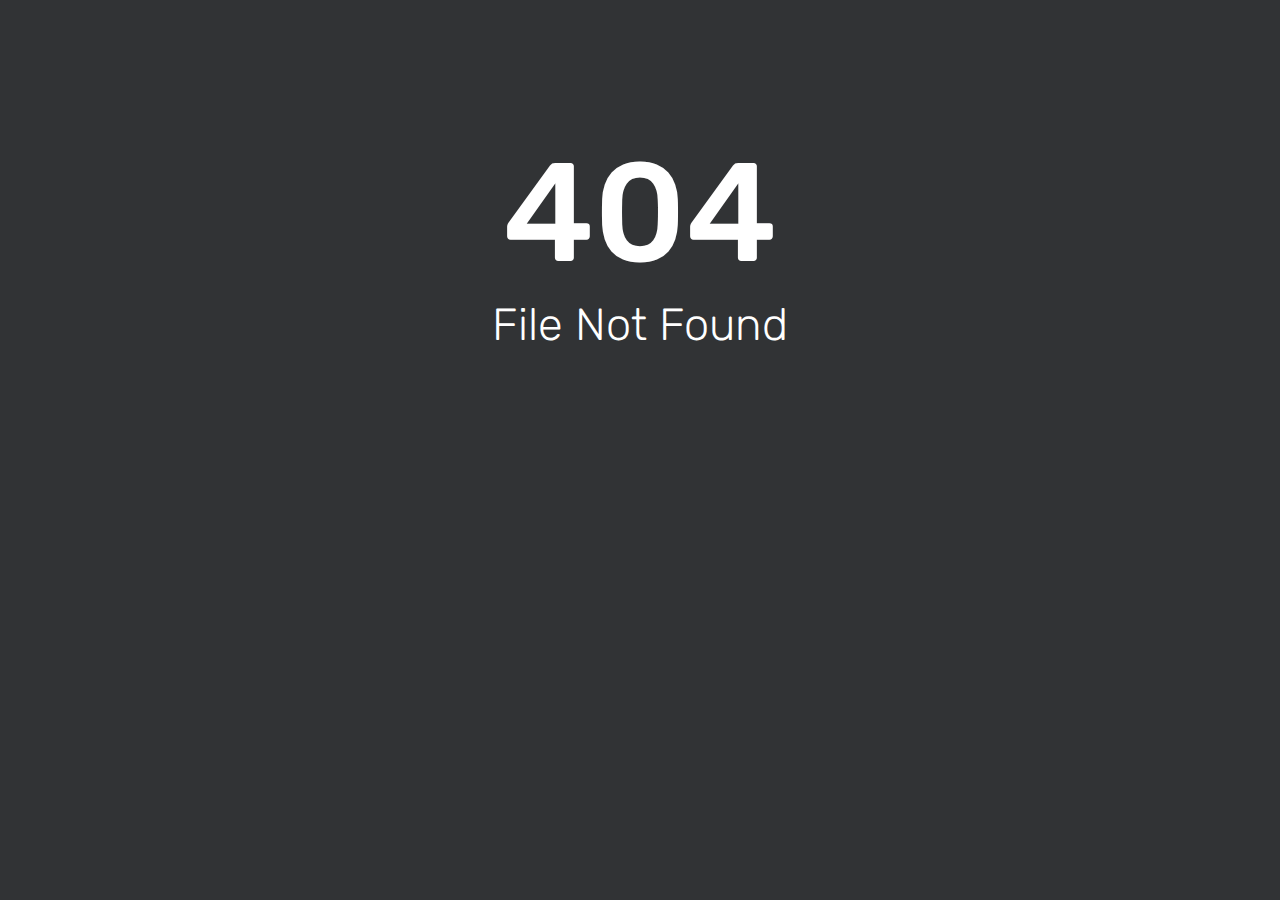
<file: htmldemo.net/eme/eme/about.html>
<html><head><title>404 - File Not Found</title><link href='//fonts.bunny.net/css?family=Rubik:300,400,500' rel='stylesheet' type='text/css'><style>html, body { width: 100%; margin: 0; padding: 0; text-align: center; font-family: 'Rubik'; background-repeat: no-repeat; background-position: bottom center; background-size: cover; color: white; height: 100%; background-color: #313335; } h1 {margin-bottom: 0px;font-weight: bold;font-size: 140px;font-weight: 500;padding-top: 130px;margin-bottom: -35px;}h2 {font-size: 45px;color: white; font-weight: 200;}</style></head><body><div id='content'><h1 style='margin-bottom: -35px;'>404</h1><h2>File Not Found</h2></div></body></html>
</file>
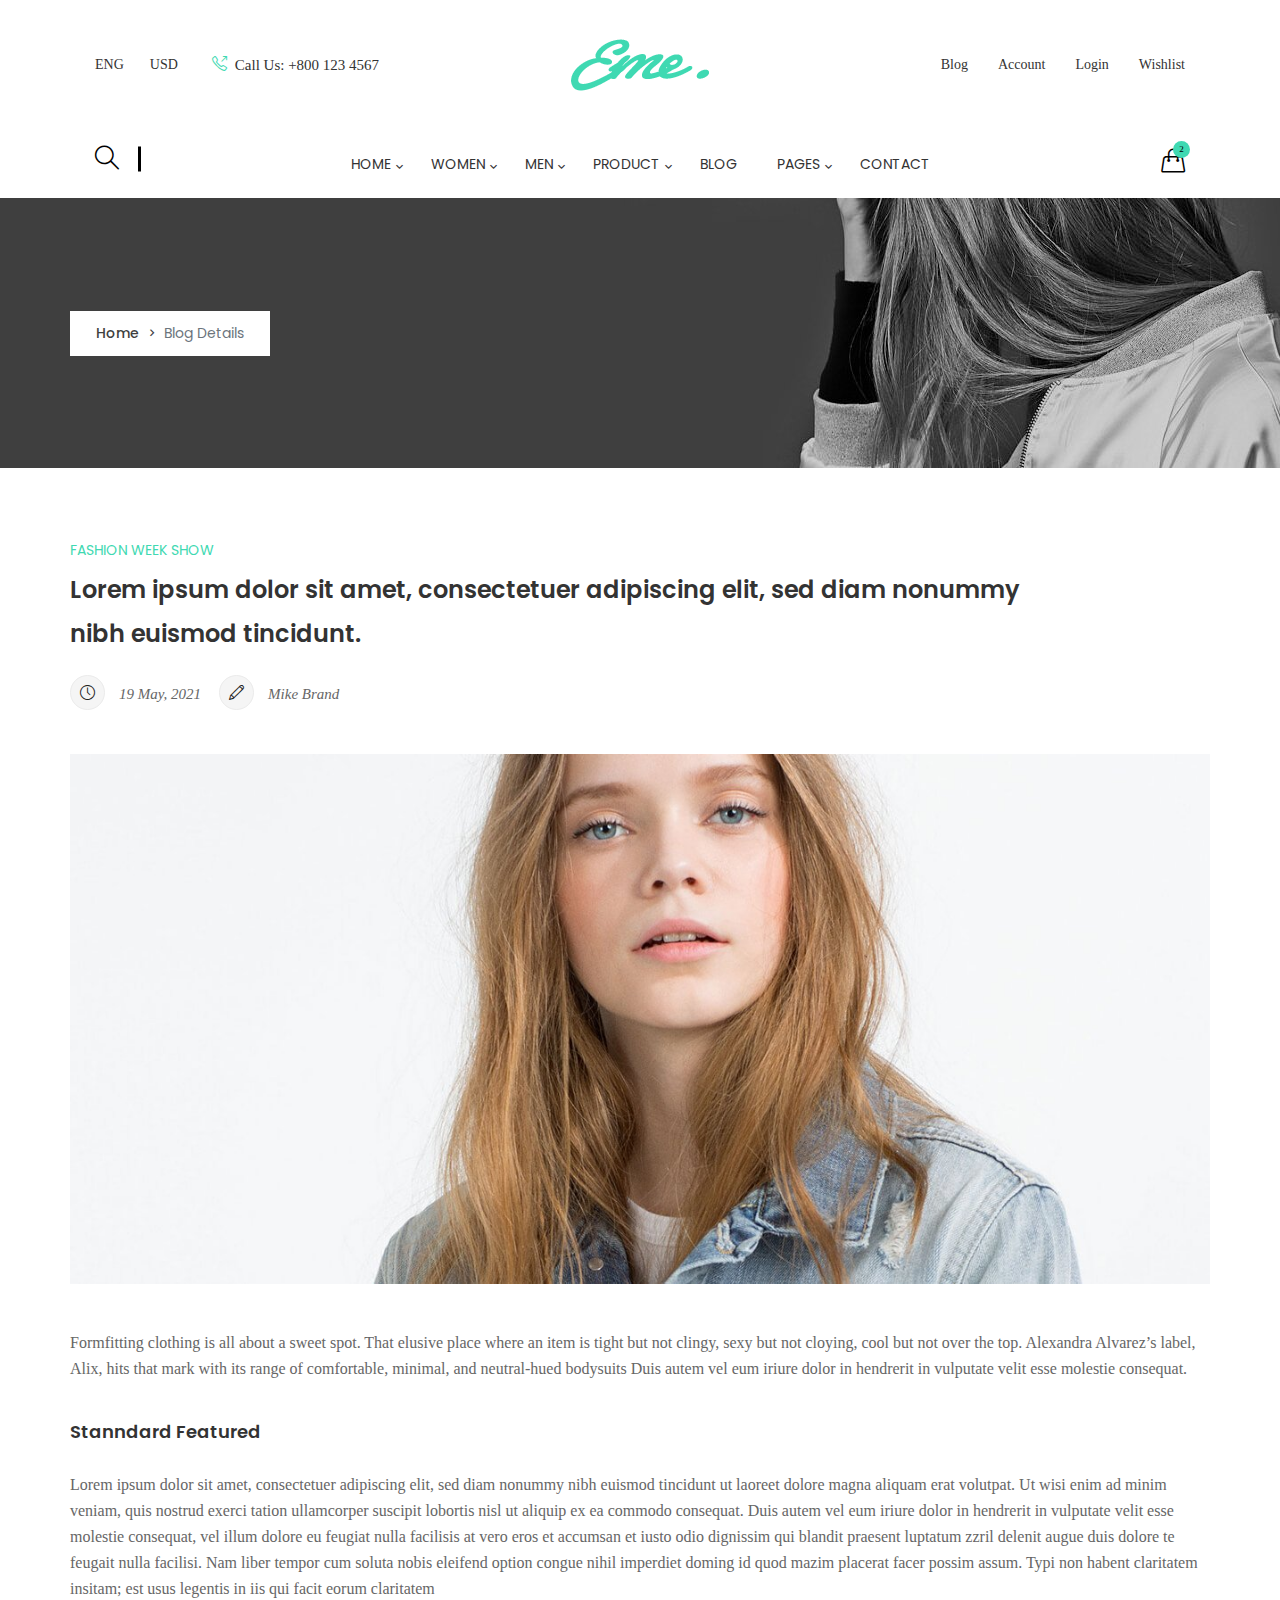
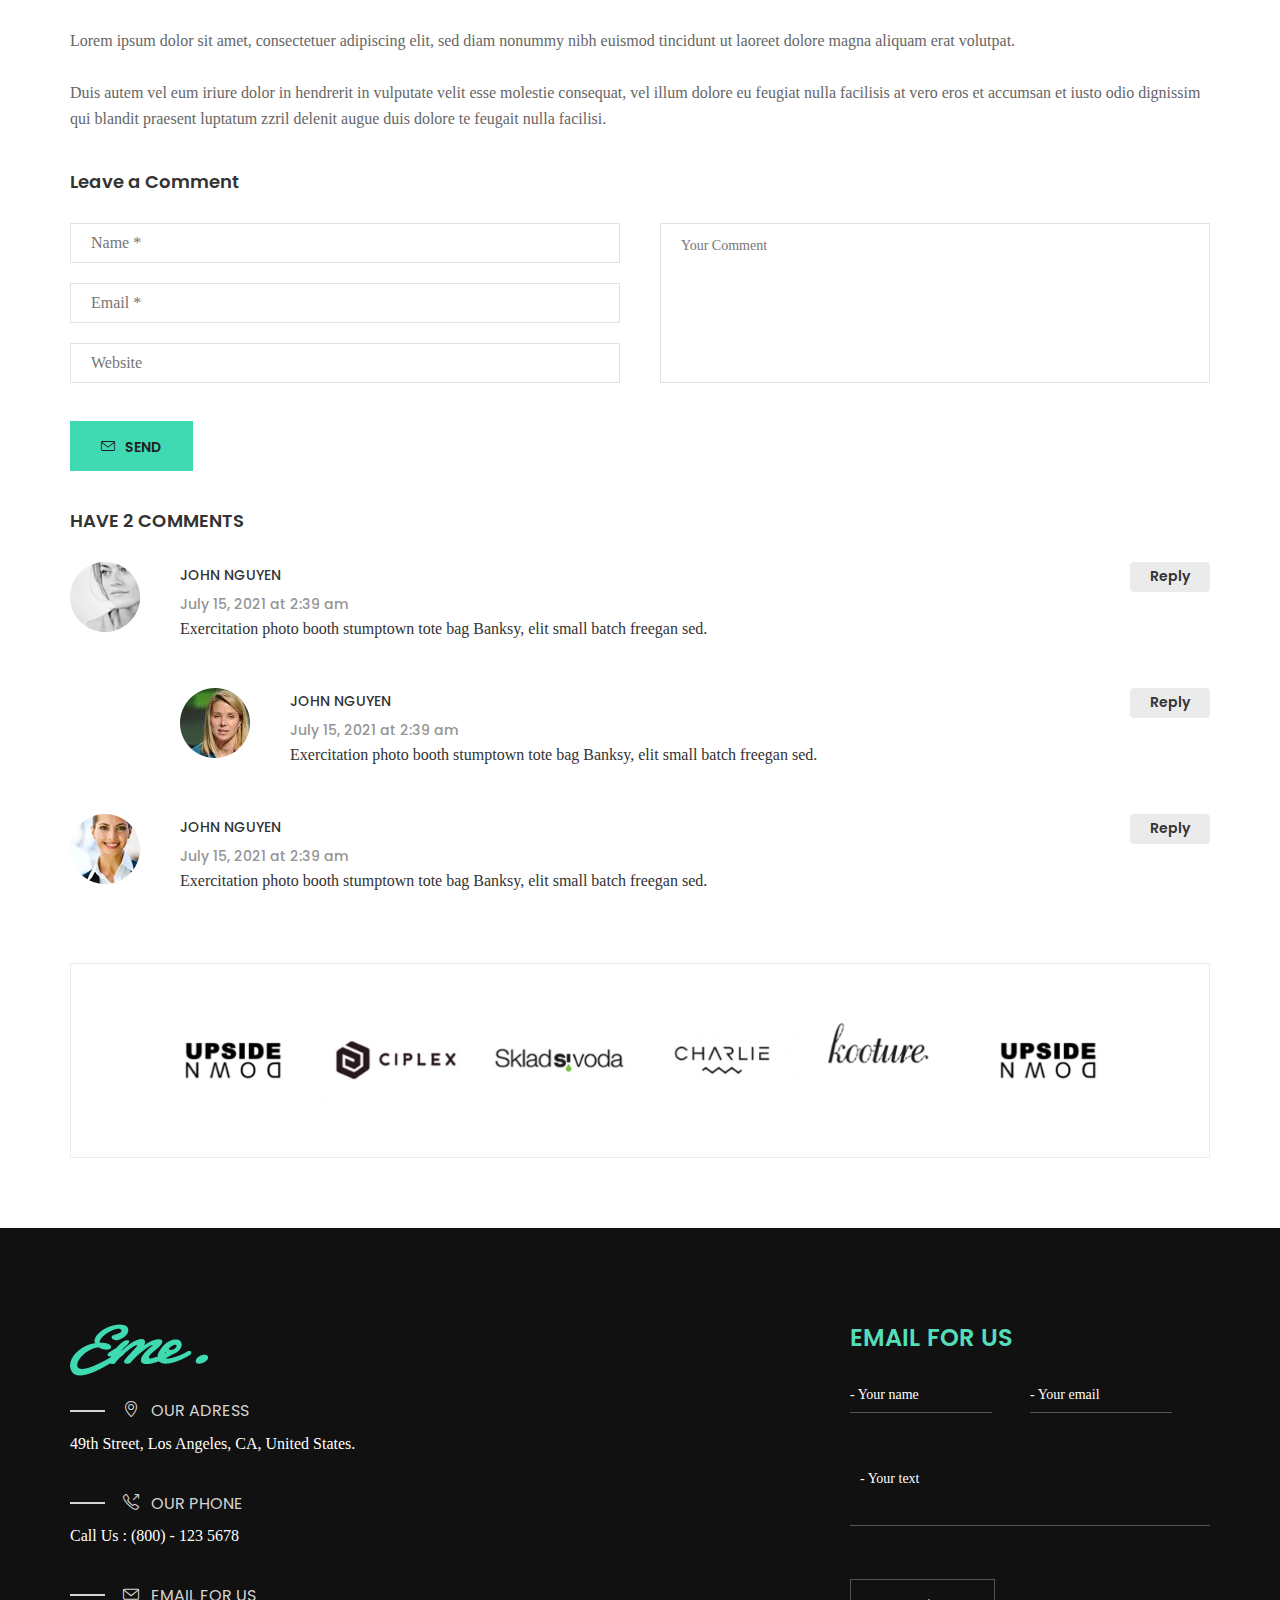
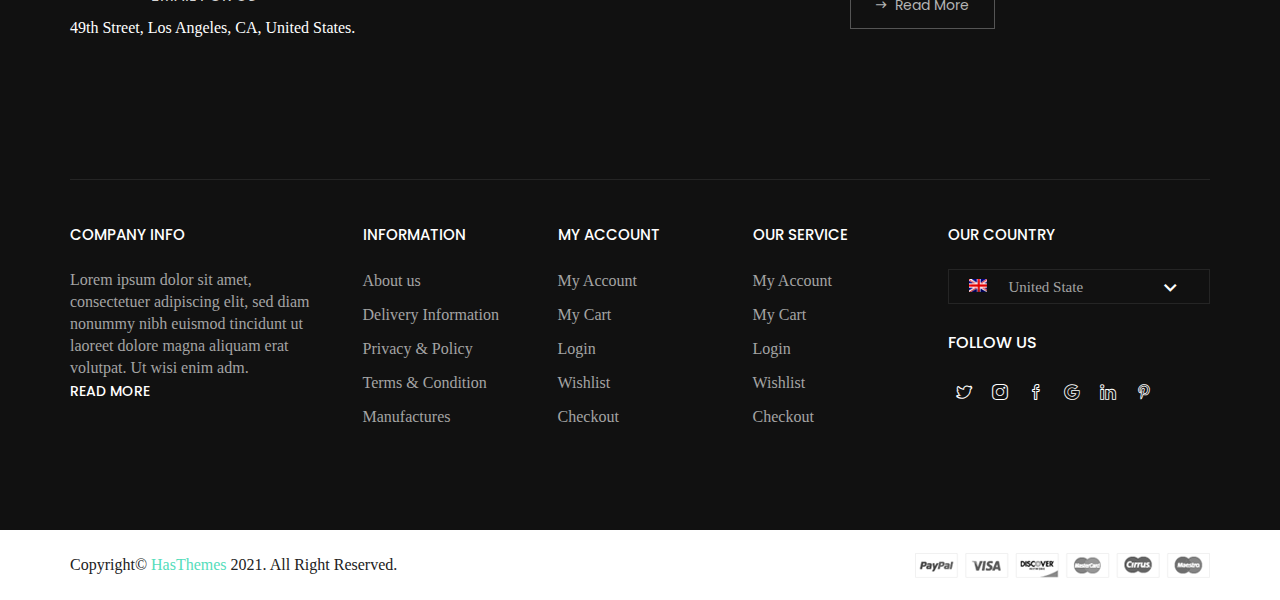
<file: htmldemo.net/eme/eme/blog-details.html>
<!doctype html>
<html class="no-js" lang="en">

<!-- Mirrored from htmldemo.net/eme/eme/blog-details.html by HTTrack Website Copier/3.x [XR&CO'2014], Wed, 15 Nov 2023 05:38:03 GMT -->
<head>
    <meta charset="utf-8">
    <meta http-equiv="x-ua-compatible" content="ie=edge">
    <title>Blog Details || Eme - eCommerce HTML5 Template</title>
    <meta name="description" content="">
    <meta name="viewport" content="width=device-width, initial-scale=1">
    
    <!-- Place favicon.ico in the root directory -->
    <link rel="shortcut icon" type="image/x-icon" href="images/favicon.ico">
    <link rel="apple-touch-icon" href="apple-touch-icon.html">
    

    <!-- All css files are included here. -->
    <!-- Bootstrap fremwork main css -->
    <link rel="stylesheet" href="css/bootstrap.min.css">
    <!-- Owl Carousel min css -->
    <link rel="stylesheet" href="css/owl.carousel.min.css">
    <link rel="stylesheet" href="css/owl.theme.default.min.css">
    <!-- This core.css file contents all plugings css file. -->
    <link rel="stylesheet" href="css/core.css">
    <!-- Theme shortcodes/elements style -->
    <link rel="stylesheet" href="css/shortcode/shortcodes.css">
    <!-- Theme main style -->
    <link rel="stylesheet" href="style.css">
    <!-- Responsive css -->
    <link rel="stylesheet" href="css/responsive.css">
    <!-- User style -->
    <link rel="stylesheet" href="css/custom.css">


    <!-- Modernizr JS -->
    <script src="js/vendor/modernizr-2.8.3.min.js"></script>
</head>

<body>
    <!--[if lt IE 8]>
        <p class="browserupgrade">You are using an <strong>outdated</strong> browser. Please <a href="http://browsehappy.com/">upgrade your browser</a> to improve your experience.</p>
    <![endif]-->  

    <!-- Body main wrapper start -->
    <div class="wrapper">
        <!-- Start Header Style -->
        <header id="htc__header" class="htc__header__area header--one">
            <div class="header__top__area">
                <div class="container-fluid">
                    <div class="row">
                        <div class="col-md-5 col-lg-5 col-sm-12 col-xs-12">
                            <div class="ht__header__top__left">
                                <ul class="select__language hidden-sm hidden-xs">
                                    <li class="drop--lan"><a href="#">eng</a>
                                        <ul class="language__option">
                                            <li><a href="#">Engish</a></li>
                                            <li><a href="#">French</a></li>
                                            <li><a href="#">German</a></li>
                                        </ul>
                                    </li>
                                    <li class="drop--lan"><a href="#">usd</a>
                                        <ul class="language__option">
                                            <li><a href="#">USD</a></li>
                                            <li><a href="#">EUR</a></li>
                                        </ul>
                                    </li>
                                </ul>
                                <div class="htc__contact">
                                    <a href="#"><i class="icon-call-out icons"></i>Call Us: +800 123 4567</a>
                                </div>
                            </div>
                        </div>
                        <div class="col-md-2 col-lg-2 col-sm-12 col-xs-12">
                            <div class="logo">
                                <a href="index.html">
                                    <img src="images/logo/eme.png" alt="logo images">
                                </a>
                            </div>
                        </div>
                        <div class="col-md-5 col-lg-5 col-sm-12 col-xs-12">
                            <ul class="ht__header__right">
                                <li><a href="blog.html">Blog</a></li>
                                <li><a href="#">Account</a></li>
                                <li><a href="#">Login</a></li>
                                <li><a href="wishlist.html">Wishlist</a></li>
                            </ul>
                        </div>
                    </div>
                </div>
            </div>
            <!-- Start Mainmenu Area -->
            <div id="sticky-header-with-topbar" class="mainmenu__wrap sticky__header">
                <div class="container-fluid">
                    <div class="menumenu__container clearfix">
                        <div class="row justify-content-between">
                            <div class="col-md-2 col-lg-2 col-sm-3 col-xs-50">
                                <div class="header__search search search__open">
                                    <a href="#"><i class="icon-magnifier icons"></i></a>
                                </div>
                            </div>
                            <div class="col-md-8 col-lg-8 col-sm-6 col-xs-d-none">
                                <nav class="main__menu__nav d-none d-lg-block">
                                    <ul class="main__menu">
                                        <li class="drop"><a href="index.html">Home <i class="zmdi zmdi-chevron-down"></i></a>
                                            <ul class="dropdown">
                                                <li><a href="index.html">Home Version 01</a></li>
                                                <li><a href="index-2.html">Home Version 02</a></li>
                                                <li><a href="index-3.html">Home Version 03</a></li>
                                                <li><a href="index-4.html">Home Version 04</a></li>
                                                <li><a href="index-5.html">Home Version 05</a></li>
                                            </ul>
                                        </li>
                                        <li class="drop"><a href="#">women <i class="zmdi zmdi-chevron-down"></i></a>
                                            <ul class="dropdown mega_dropdown">
                                                <!-- Start Single Mega MEnu -->
                                                <li><a class="mega__title" href="shop.html">Shop Pages</a>
                                                    <ul class="mega__item">
                                                        <li><a href="product-grid.html">Product Grid</a></li>
                                                        <li><a href="product-list.html">Product List</a></li>
                                                        <li><a href="cart.html">cart</a></li>
                                                        <li><a href="checkout.html">checkout</a></li>
                                                        <li><a href="wishlist.html">wishlist</a></li>
                                                    </ul>
                                                </li>
                                                <!-- End Single Mega MEnu -->
                                                <!-- Start Single Mega MEnu -->
                                                <li><a class="mega__title" href="shop.html">Variable Product</a>
                                                    <ul class="mega__item">
                                                        <li><a href="#">Category</a></li>
                                                        <li><a href="#">My Account</a></li>
                                                        <li><a href="wishlist.html">Wishlist</a></li>
                                                        <li><a href="cart.html">Shopping Cart</a></li>
                                                        <li><a href="checkout.html">Checkout</a></li>
                                                    </ul>
                                                </li>
                                                <!-- End Single Mega MEnu -->
                                                <!-- Start Single Mega MEnu -->
                                                <li><a class="mega__title" href="shop.html">Product Types</a>
                                                    <ul class="mega__item">
                                                        <li><a href="#">Simple Product</a></li>
                                                        <li><a href="#">Variable Product</a></li>
                                                        <li><a href="#">Grouped Product</a></li>
                                                        <li><a href="#">Downloadable Product</a></li>
                                                        <li><a href="#">Simple Product</a></li>
                                                    </ul>
                                                </li>
                                                <!-- End Single Mega MEnu -->
                                            </ul>
                                        </li>
                                        <li class="drop"><a href="#">men <i class="zmdi zmdi-chevron-down"></i></a>
                                            <ul class="dropdown mega_dropdown">
                                                <!-- Start Single Mega MEnu -->
                                                <li><a class="mega__title" href="shop.html">Shop Pages</a>
                                                    <ul class="mega__item">
                                                        <li><a href="product-grid.html">Product Grid</a></li>
                                                        <li><a href="product-list.html">Product List</a></li>
                                                        <li><a href="cart.html">cart</a></li>
                                                        <li><a href="checkout.html">checkout</a></li>
                                                        <li><a href="wishlist.html">wishlist</a></li>
                                                    </ul>
                                                </li>
                                                <!-- End Single Mega MEnu -->
                                                <!-- Start Single Mega MEnu -->
                                                <li><a class="mega__title" href="shop.html">Variable Product</a>
                                                    <ul class="mega__item">
                                                        <li><a href="#">Category</a></li>
                                                        <li><a href="#">My Account</a></li>
                                                        <li><a href="wishlist.html">Wishlist</a></li>
                                                        <li><a href="cart.html">Shopping Cart</a></li>
                                                        <li><a href="checkout.html">Checkout</a></li>
                                                    </ul>
                                                </li>
                                                <!-- End Single Mega MEnu -->
                                                <!-- Start Single Mega MEnu -->
                                                <li><a class="mega__title" href="shop.html">Product Types</a>
                                                    <ul class="mega__item">
                                                        <li><a href="#">Simple Product</a></li>
                                                        <li><a href="#">Variable Product</a></li>
                                                        <li><a href="#">Grouped Product</a></li>
                                                        <li><a href="#">Downloadable Product</a></li>
                                                        <li><a href="#">Simple Product</a></li>
                                                    </ul>
                                                </li>
                                                <!-- End Single Mega MEnu -->
                                            </ul>
                                        </li>
                                        <li class="drop"><a href="#">Product <i class="zmdi zmdi-chevron-down"></i></a>
                                            <ul class="dropdown">
                                                <li><a href="product-grid.html">Product Grid</a></li>
                                                <li><a href="product-list.html">Product List</a></li>
                                                <li><a href="product-details.html">Product Details</a></li>
                                            </ul>
                                        </li>
                                        <li><a href="blog.html">blog</a></li>
                                        <li class="drop"><a href="#">Pages <i class="zmdi zmdi-chevron-down"></i></a>
                                            <ul class="dropdown">
                                                <li><a href="blog.html">Blog</a></li>
                                                <li><a href="blog-details.html">Blog Details</a></li>
                                                <li><a href="cart.html">Cart page</a></li>
                                                <li><a href="checkout.html">checkout</a></li>
                                                <li><a href="contact.html">contact</a></li>
                                                <li><a href="product-grid.html">product grid</a></li>
                                                <li><a href="product-list.html">product list</a></li>
                                                <li><a href="product-details.html">product details</a></li>
                                                <li><a href="wishlist.html">wishlist</a></li>
                                            </ul>
                                        </li>
                                        <li><a href="contact.html">contact</a></li>
                                    </ul>
                                </nav>
                            </div>
                            <div class="col-md-2 col-lg-2 col-sm-3 col-xs-50">
                                <div class="htc__shopping__cart">
                                    <a class="cart__menu" href="#"><i class="icon-handbag icons"></i></a>
                                    <a href="#"><span class="htc__qua">2</span></a>
                                </div>
                            </div>
                        </div>
                    </div>
                    <div class="mobile-menu-area"></div>
                    <div class="mobile-menu clearfix d-lg-none">
                        <nav id="mobile_dropdown">
                            <ul>
                                <li><a href="index.html">Home</a>
                                    <ul>
                                        <li><a href="index.html">Home Version 01</a></li>
                                        <li><a href="index-2.html">Home Version 02</a></li>
                                        <li><a href="index-3.html">Home Version 03</a></li>
                                        <li><a href="index-4.html">Home Version 04</a></li>
                                        <li><a href="index-5.html">Home Version 05</a></li>
                                    </ul>
                                </li>
                                <li><a href="blog.html">blog</a></li>
                                <li><a href="#">pages</a>
                                    <ul>
                                        <li><a href="blog.html">Blog</a></li>
                                        <li><a href="blog-details.html">Blog Details</a></li>
                                        <li><a href="cart.html">Cart page</a></li>
                                        <li><a href="checkout.html">checkout</a></li>
                                        <li><a href="contact.html">contact</a></li>
                                        <li><a href="product-grid.html">product grid</a></li>
                                        <li><a href="product-list.html">product list</a></li>
                                        <li><a href="product-details.html">product details</a></li>
                                        <li><a href="wishlist.html">wishlist</a></li>
                                    </ul>
                                </li>
                                <li><a href="contact.html">contact</a></li>
                            </ul>
                        </nav>
                    </div>
                </div>
            </div>
            <!-- End Mainmenu Area -->
        </header> 
        <!-- End Header Area -->

        <div class="body__overlay"></div>
        <!-- Start Offset Wrapper -->
        <div class="offset__wrapper">
            <!-- Start Search Popap -->
            <div class="search__area">
                <div class="container" >
                    <div class="row" >
                        <div class="col-md-12" >
                            <div class="search__inner">
                                <form action="#" method="get">
                                    <input placeholder="Search here... " type="text">
                                    <button type="submit"></button>
                                </form>
                                <div class="search__close__btn">
                                    <span class="search__close__btn_icon"><i class="zmdi zmdi-close"></i></span>
                                </div>
                            </div>
                        </div>
                    </div>
                </div>
            </div>
            <!-- End Search Popap -->
            <!-- Start Cart Panel -->
            <div class="shopping__cart">
                <div class="shopping__cart__inner">
                    <div class="offsetmenu__close__btn">
                        <a href="#"><i class="zmdi zmdi-close"></i></a>
                    </div>
                    <div class="shp__cart__wrap">
                        <div class="shp__single__product">
                            <div class="shp__pro__thumb">
                                <a href="#">
                                    <img src="images/product-2/sm-smg/1.jpg" alt="product images">
                                </a>
                            </div>
                            <div class="shp__pro__details">
                                <h2><a href="product-details.html">BO&Play Wireless Speaker</a></h2>
                                <span class="quantity">QTY: 1</span>
                                <span class="shp__price">$105.00</span>
                            </div>
                            <div class="remove__btn">
                                <a href="#" title="Remove this item"><i class="zmdi zmdi-close"></i></a>
                            </div>
                        </div>
                        <div class="shp__single__product">
                            <div class="shp__pro__thumb">
                                <a href="#">
                                    <img src="images/product-2/sm-smg/2.jpg" alt="product images">
                                </a>
                            </div>
                            <div class="shp__pro__details">
                                <h2><a href="product-details.html">Brone Candle</a></h2>
                                <span class="quantity">QTY: 1</span>
                                <span class="shp__price">$25.00</span>
                            </div>
                            <div class="remove__btn">
                                <a href="#" title="Remove this item"><i class="zmdi zmdi-close"></i></a>
                            </div>
                        </div>
                    </div>
                    <ul class="shoping__total">
                        <li class="subtotal">Subtotal:</li>
                        <li class="total__price">$130.00</li>
                    </ul>
                    <ul class="shopping__btn">
                        <li><a href="cart.html">View Cart</a></li>
                        <li class="shp__checkout"><a href="checkout.html">Checkout</a></li>
                    </ul>
                </div>
            </div>
            <!-- End Cart Panel -->
        </div>
        <!-- End Offset Wrapper -->
        <!-- Start Bradcaump area -->
        <div class="ht__bradcaump__area" style="background: rgba(0, 0, 0, 0) url(images/bg/4.jpg) no-repeat scroll center center / cover ;">
            <div class="ht__bradcaump__wrap">
                <div class="container">
                    <div class="row">
                        <div class="col-xs-12">
                            <div class="bradcaump__inner">
                                <nav class="bradcaump-inner">
                                  <a class="breadcrumb-item" href="index.html">Home</a>
                                  <span class="brd-separetor"><i class="zmdi zmdi-chevron-right"></i></span>
                                  <span class="breadcrumb-item active">Blog Details</span>
                                </nav>
                            </div>
                        </div>
                    </div>
                </div>
            </div>
        </div>
        <!-- End Bradcaump area -->
        <!-- Start Blog Details Area -->
        <section class="htc__blog__details bg__white ptb--70">
            <div class="container">
                <div class="row">
                    <div class="col-xs-12">
                        <div class="htc__blog__details__wrap">
                            <span class="ht__fashion__show">fashion week show</span>
                            <h2>Lorem ipsum dolor sit amet, consectetuer adipiscing elit, sed diam nonummy nibh euismod tincidunt.</h2>
                            <ul class="ht__blog__meta">
                                <li><i class="icon-clock icons"></i>19 May, 2021</li>
                                <li><i class="icon-pencil icons"></i>Mike Brand</li>
                            </ul>
                            <div class="ht__bl__thumb">
                                <img src="images/blog/big-images/1.jpg" alt="blog images">
                            </div>
                            <div class="bl__dtl">
                                <p>Formfitting clothing is all about a sweet spot. That elusive place where an item is tight but not clingy, sexy but not cloying, cool but not over the top. Alexandra Alvarez’s label, Alix, hits that mark with its range of comfortable, minimal, and neutral-hued bodysuits Duis autem vel eum iriure dolor in hendrerit in vulputate velit esse molestie consequat. </p>
                                <h4 class="title__line--5">Stanndard Featured</h4>
                                <p>Lorem ipsum dolor sit amet, consectetuer adipiscing elit, sed diam nonummy nibh euismod tincidunt ut laoreet dolore magna aliquam erat volutpat. Ut wisi enim ad minim veniam, quis nostrud exerci tation ullamcorper suscipit lobortis nisl ut aliquip ex ea commodo consequat. Duis autem vel eum iriure dolor in hendrerit in vulputate velit esse molestie consequat, vel illum dolore eu feugiat nulla facilisis at vero eros et accumsan et iusto odio dignissim qui blandit praesent luptatum zzril delenit augue duis dolore te feugait nulla facilisi. Nam liber tempor cum soluta nobis eleifend option congue nihil imperdiet doming id quod mazim placerat facer possim assum. Typi non habent claritatem insitam; est usus legentis in iis qui facit eorum claritatem</p>
                                <p>Lorem ipsum dolor sit amet, consectetuer adipiscing elit, sed diam nonummy nibh euismod tincidunt ut laoreet dolore magna aliquam erat volutpat.</p>
                                <p>Duis autem vel eum iriure dolor in hendrerit in vulputate velit esse molestie consequat, vel illum dolore eu feugiat nulla facilisis at vero eros et accumsan et iusto odio dignissim qui blandit praesent luptatum zzril delenit augue duis dolore te feugait nulla facilisi.</p>
                            </div>
                            <!-- Start comment Form -->
                            <div class="ht__comment__form">
                                <h4 class="title__line--5">Leave a Comment</h4>
                                <div class="ht__comment__form__inner">
                                    <div class="comment__form">
                                        <input type="text" placeholder="Name *">
                                        <input type="email" placeholder="Email *">
                                        <input type="text" placeholder="Website">
                                    </div>
                                    <div class="comment__form message">
                                        <textarea name="message"  placeholder="Your Comment"></textarea>
                                    </div>
                                </div>
                                <div class="ht__comment__btn">
                                    <a href="#"><i class="icon-envelope icons"></i>Send</a>
                                </div>
                            </div>
                            <!-- End comment Form -->
                            <!-- Start Comment Area -->
                            <div class="htc__comment__area">
                                <h4 class="title__line--5">HAVE 2 COMMENTS</h4>
                                <div class="ht__comment__content">
                                    <!-- Start Single Comment -->
                                    <div class="comment">
                                        <div class="comment__thumb">
                                            <img src="images/comment/1.png" alt="comment images">
                                        </div>
                                        <div class="ht__comment__details">
                                            <div class="ht__comment__title">
                                                <h2><a href="#">JOHN NGUYEN</a></h2>
                                                <div class="reply__btn">
                                                    <a href="#">reply</a>
                                                </div>
                                            </div>
                                            <span>July 15, 2021 at 2:39 am</span>
                                            <p>Exercitation photo booth stumptown tote bag Banksy, elit small batch freegan sed.</p>
                                        </div>
                                    </div>
                                    <!-- End Single Comment -->
                                    <!-- Start Single Comment -->
                                    <div class="comment comment--reply">
                                        <div class="comment__thumb">
                                            <img src="images/comment/2.png" alt="comment images">
                                        </div>
                                        <div class="ht__comment__details">
                                            <div class="ht__comment__title">
                                                <h2><a href="#">JOHN NGUYEN</a></h2>
                                                <div class="reply__btn">
                                                    <a href="#">reply</a>
                                                </div>
                                            </div>
                                            <span>July 15, 2021 at 2:39 am</span>
                                            <p>Exercitation photo booth stumptown tote bag Banksy, elit small batch freegan sed.</p>
                                        </div>
                                    </div>
                                    <!-- End Single Comment -->
                                    <!-- Start Single Comment -->
                                    <div class="comment">
                                        <div class="comment__thumb">
                                            <img src="images/comment/3.png" alt="comment images">
                                        </div>
                                        <div class="ht__comment__details">
                                            <div class="ht__comment__title">
                                                <h2><a href="#">JOHN NGUYEN</a></h2>
                                                <div class="reply__btn">
                                                    <a href="#">reply</a>
                                                </div>
                                            </div>
                                            <span>July 15, 2021 at 2:39 am</span>
                                            <p>Exercitation photo booth stumptown tote bag Banksy, elit small batch freegan sed.</p>
                                        </div>
                                    </div>
                                    <!-- End Single Comment -->
                                </div>
                            </div>
                            <!-- End Comment Area -->
                        </div>
                    </div>
                </div>
            </div>
        </section>
        <!-- End Blog Details Area -->
        <!-- Start Brand Area -->
        <div class="htc__brand__area pb--70 bg__white">
            <div class="container">
                <div class="row">
                    <div class="col-md-12">
                        <div class="ht__brand__inner">
                            <ul class="brand__list owl-carousel owl-theme clearfix">
                                <li><a href="#"><img src="images/brand/1.png" alt="brand images"></a></li>
                                <li><a href="#"><img src="images/brand/2.png" alt="brand images"></a></li>
                                <li><a href="#"><img src="images/brand/3.png" alt="brand images"></a></li>
                                <li><a href="#"><img src="images/brand/4.png" alt="brand images"></a></li>
                                <li><a href="#"><img src="images/brand/5.png" alt="brand images"></a></li>
                                <li><a href="#"><img src="images/brand/1.png" alt="brand images"></a></li>
                                <li><a href="#"><img src="images/brand/2.png" alt="brand images"></a></li>
                            </ul>
                        </div>
                    </div>
                </div>
            </div>
        </div>
        <!-- End Brand Area -->
        <!-- Start Banner Area -->
        <div class="htc__banner__area">
            <ul class="banner__list owl-carousel owl-theme clearfix">
                <li><a href="product-details.html"><img src="images/banner/bn-3/1.jpg" alt="banner images"></a></li>
                <li><a href="product-details.html"><img src="images/banner/bn-3/2.jpg" alt="banner images"></a></li>
                <li><a href="product-details.html"><img src="images/banner/bn-3/3.jpg" alt="banner images"></a></li>
                <li><a href="product-details.html"><img src="images/banner/bn-3/4.jpg" alt="banner images"></a></li>
                <li><a href="product-details.html"><img src="images/banner/bn-3/5.jpg" alt="banner images"></a></li>
                <li><a href="product-details.html"><img src="images/banner/bn-3/6.jpg" alt="banner images"></a></li>
                <li><a href="product-details.html"><img src="images/banner/bn-3/1.jpg" alt="banner images"></a></li>
                <li><a href="product-details.html"><img src="images/banner/bn-3/2.jpg" alt="banner images"></a></li>
            </ul>
        </div>
        <!-- End Banner Area -->
        <!-- End Banner Area -->
        <!-- Start Footer Area -->
        <footer id="htc__footer">
            <!-- Start Footer Top Area -->
            <div class="footer__top__area bg__cat--1">
                <div class="container">
                    <div class="row">
                        <div class="col-md-12">
                            <div class="footer__top__wrap clearfix">
                                <div class="row mb-n-30px">
                                    <div class="col-md-6 col-lg-4 col-sm-6 col-xs-12 mb-30px">
                                        <div class="footer__top">
                                            <div class="ft__logo">
                                                <a href="index.html">
                                                    <img src="images/logo/eme.png" alt="logo">
                                                </a>
                                            </div>
                                            <div class="ft__address__wrap">
                                                <div class="ft__address">
                                                    <div class="ft__title">
                                                        <h4><i class="icon-location-pin icons"></i>Our Adress</h4>
                                                    </div>
                                                    <div class="ft__details">
                                                        <p>49th Street, Los Angeles, CA, United States.</p>
                                                    </div>
                                                </div>
                                                <div class="ft__address">
                                                    <div class="ft__title">
                                                        <h4><i class="icon-call-out icons"></i>Our Phone</h4>
                                                    </div>
                                                    <div class="ft__details">
                                                        <p>Call Us : (800) - 123 5678 </p>
                                                    </div>
                                                </div>
                                                <div class="ft__address">
                                                    <div class="ft__title">
                                                        <h4><i class="icon-envelope icons"></i>email for us</h4>
                                                    </div>
                                                    <div class="ft__details">
                                                        <p>49th Street, Los Angeles, CA, United States.</p>
                                                    </div>
                                                </div>
                                            </div>
                                        </div>
                                    </div>
                                    <div class="col-md-6 col-lg-4 col-sm-6 col-xs-12 mb-30px">
                                        <div class="mapouter">
                                            <div class="gmap_canvas">
                                                <iframe id="gmap_canvas" src="https://maps.google.com/maps?q=121%20King%20St%2C%20Melbourne%20VIC%203000%2C%20Australia&amp;t=&amp;z=13&amp;ie=UTF8&amp;iwloc=&amp;output=embed"></iframe>
                                                <a href="https://sites.google.com/view/maps-api-v2/mapv2"></a>
                                            </div>
                                        </div>
                                    </div>
                                    <div class="col-md-12 col-lg-4 col-sm-12 col-xs-12 mb-30px">
                                        <div class="footer__top">
                                            <h2 class="ft__top__title">Email for us</h2>
                                            <div class="footer__input__form">
                                                <div class="ft__input__box name">
                                                    <input type="text" placeholder="- Your name">
                                                    <input type="email" placeholder="- Your email">
                                                </div>
                                                <div class="ft__input__box">
                                                    <textarea name="message" placeholder="- Your text"></textarea>
                                                </div>
                                                <div class="ft__btn">
                                                    <a href="#"><i class="zmdi zmdi-long-arrow-right"></i>Read More</a>
                                                </div>
                                            </div>
                                        </div>
                                    </div>
                                </div>
                            </div>
                        </div>
                    </div>
                </div>
            </div>
            <!-- End Footer Top Area -->
            <!-- Start Footer Widget -->
            <div class="footer__container bg__cat--1">
                <div class="container">
                    <div class="row mb-n-30px">
                        <!-- Start Single Footer Widget -->
                        <div class="col-lg-3 col-md-9 col-xs-12 mb-30px">
                            <div class="footer">
                                <h2 class="title__line--2">company info</h2>
                                <div class="ft__details">
                                    <p>Lorem ipsum dolor sit amet, consectetuer adipiscing elit, sed diam nonummy nibh euismod tincidunt ut laoreet dolore magna aliquam erat volutpat. Ut wisi enim adm.</p>
                                    <div class="footer__btn m-md-0">
                                        <a href="#">read more</a>
                                    </div>
                                </div>
                            </div>
                        </div>
                        <!-- End Single Footer Widget -->
                        <!-- Start Single Footer Widget -->
                        <div class="col-lg-2 col-md-4 col-sm-6 mb-30px">
                            <div class="footer">
                                <h2 class="title__line--2">information</h2>
                                <div class="ft__inner">
                                    <ul class="ft__list">
                                        <li><a href="about.html">About us</a></li>
                                        <li><a href="#">Delivery Information</a></li>
                                        <li><a href="#">Privacy & Policy</a></li>
                                        <li><a href="#">Terms  & Condition</a></li>
                                        <li><a href="#">Manufactures</a></li>
                                    </ul>
                                </div>
                            </div>
                        </div>
                        <!-- End Single Footer Widget -->
                        <!-- Start Single Footer Widget -->
                        <div class="col-lg-2 col-md-4 col-sm-6 mb-30px">
                            <div class="footer">
                                <h2 class="title__line--2">my account</h2>
                                <div class="ft__inner">
                                    <ul class="ft__list">
                                        <li><a href="#">My Account</a></li>
                                        <li><a href="cart.html">My Cart</a></li>
                                        <li><a href="#">Login</a></li>
                                        <li><a href="wishlist.html">Wishlist</a></li>
                                        <li><a href="checkout.html">Checkout</a></li>
                                    </ul>
                                </div>
                            </div>
                        </div>
                        <!-- End Single Footer Widget -->
                        <!-- Start Single Footer Widget -->
                        <div class="col-lg-2 col-md-4 col-sm-6 mb-30px">
                            <div class="footer">
                                <h2 class="title__line--2">Our service</h2>
                                <div class="ft__inner">
                                    <ul class="ft__list">
                                        <li><a href="#">My Account</a></li>
                                        <li><a href="cart.html">My Cart</a></li>
                                        <li><a href="#">Login</a></li>
                                        <li><a href="wishlist.html">Wishlist</a></li>
                                        <li><a href="checkout.html">Checkout</a></li>
                                    </ul>
                                </div>
                            </div>
                        </div>
                        <!-- End Single Footer Widget -->
                        <!-- Start Single Footer Widget -->
                        <div class="col-lg-3 col-md-6 col-sm-6 mb-30px">
                            <div class="footer">
                                <h2 class="title__line--2">Our country</h2>
                                <div class="ft__inner">
                                    <ul class="lan__select">
                                        <li><a href="#">United State</a></li>
                                            <ul class="drop__ountry">
                                                <li><a href="#">United State</a></li>
                                                <li><a href="#">United State</a></li>
                                                <li><a href="#">United State</a></li>
                                                <li><a href="#">United State</a></li>
                                            </ul>
                                        
                                    </ul>
                                    <div class="ft__social__link">
                                        <span>follow us</span>
                                        <ul class="social__link">
                                            <li><a href="https://twitter.com/" target="_blank"><i class="icon-social-twitter icons"></i></a></li>

                                            <li><a href="https://www.instagram.com/" target="_blank"><i class="icon-social-instagram icons"></i></a></li>

                                            <li><a href="https://www.facebook.com/" target="_blank"><i class="icon-social-facebook icons"></i></a></li>

                                            <li><a href="https://plus.google.com/" target="_blank"><i class="icon-social-google icons"></i></a></li>

                                            <li><a href="#" target="_blank"><i class="icon-social-linkedin icons"></i></a></li>

                                            <li><a href="#" target="_blank"><i class="icon-social-pinterest icons"></i></a></li>
                                        </ul>
                                    </div>
                                </div>
                            </div>
                        </div>
                        <!-- End Single Footer Widget -->
                    </div>
                </div>
            </div>
            <!-- End Footer Widget -->
            <!-- Start Copyright Area -->
            <div class="htc__copyright bg__white">
                <div class="container">
                    <div class="row">
                        <div class="col-xs-12">
                            <div class="copyright__inner text-center">
                                <p>Copyright© <a href="https://hasthemes.com/" target="blank">HasThemes</a> 2021. All right reserved.</p>
                                <a href="#"><img src="images/others/shape/paypol.png" alt="payment images"></a>
                            </div>
                        </div>
                    </div>
                </div>
            </div>
            <!-- End Copyright Area -->
        </footer>
        <!-- End Footer Style -->
    </div>
    <!-- Body main wrapper end -->

    <!-- Placed js at the end of the document so the pages load faster -->

    <!-- jquery latest version -->
    <script src="js/vendor/jquery-1.12.4.min.js"></script>
    <!-- Bootstrap framework js -->
    <script src="js/bootstrap.min.js"></script>
    <!-- All js plugins included in this file. -->
    <script src="js/plugins.js"></script>
    <script src="js/slick.min.js"></script>
    <script src="js/owl.carousel.min.js"></script><!-- Waypoints.min.js. -->
    <script src="js/waypoints.min.js"></script>
    <!-- Main js file that contents all jQuery plugins activation. -->
    <script src="js/main.js"></script>

</body>


<!-- Mirrored from htmldemo.net/eme/eme/blog-details.html by HTTrack Website Copier/3.x [XR&CO'2014], Wed, 15 Nov 2023 05:38:05 GMT -->
</html>
</file>
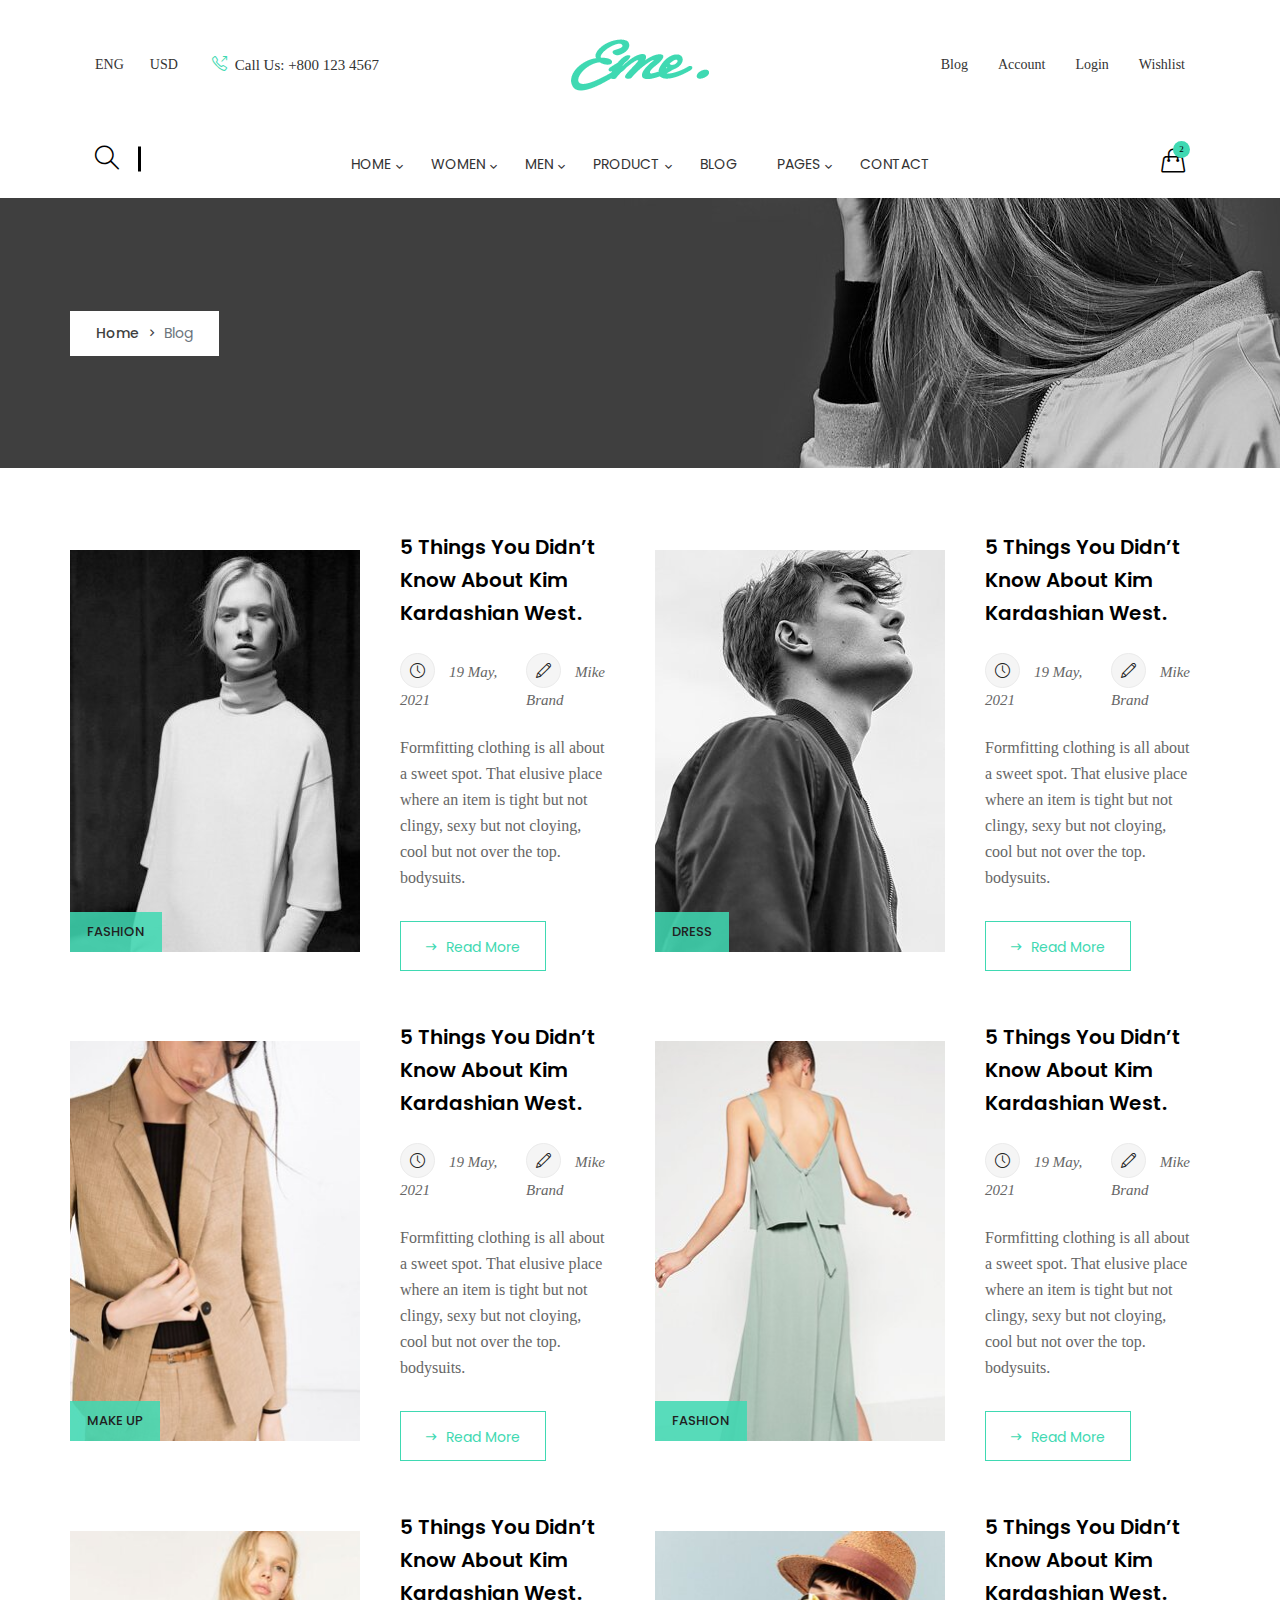
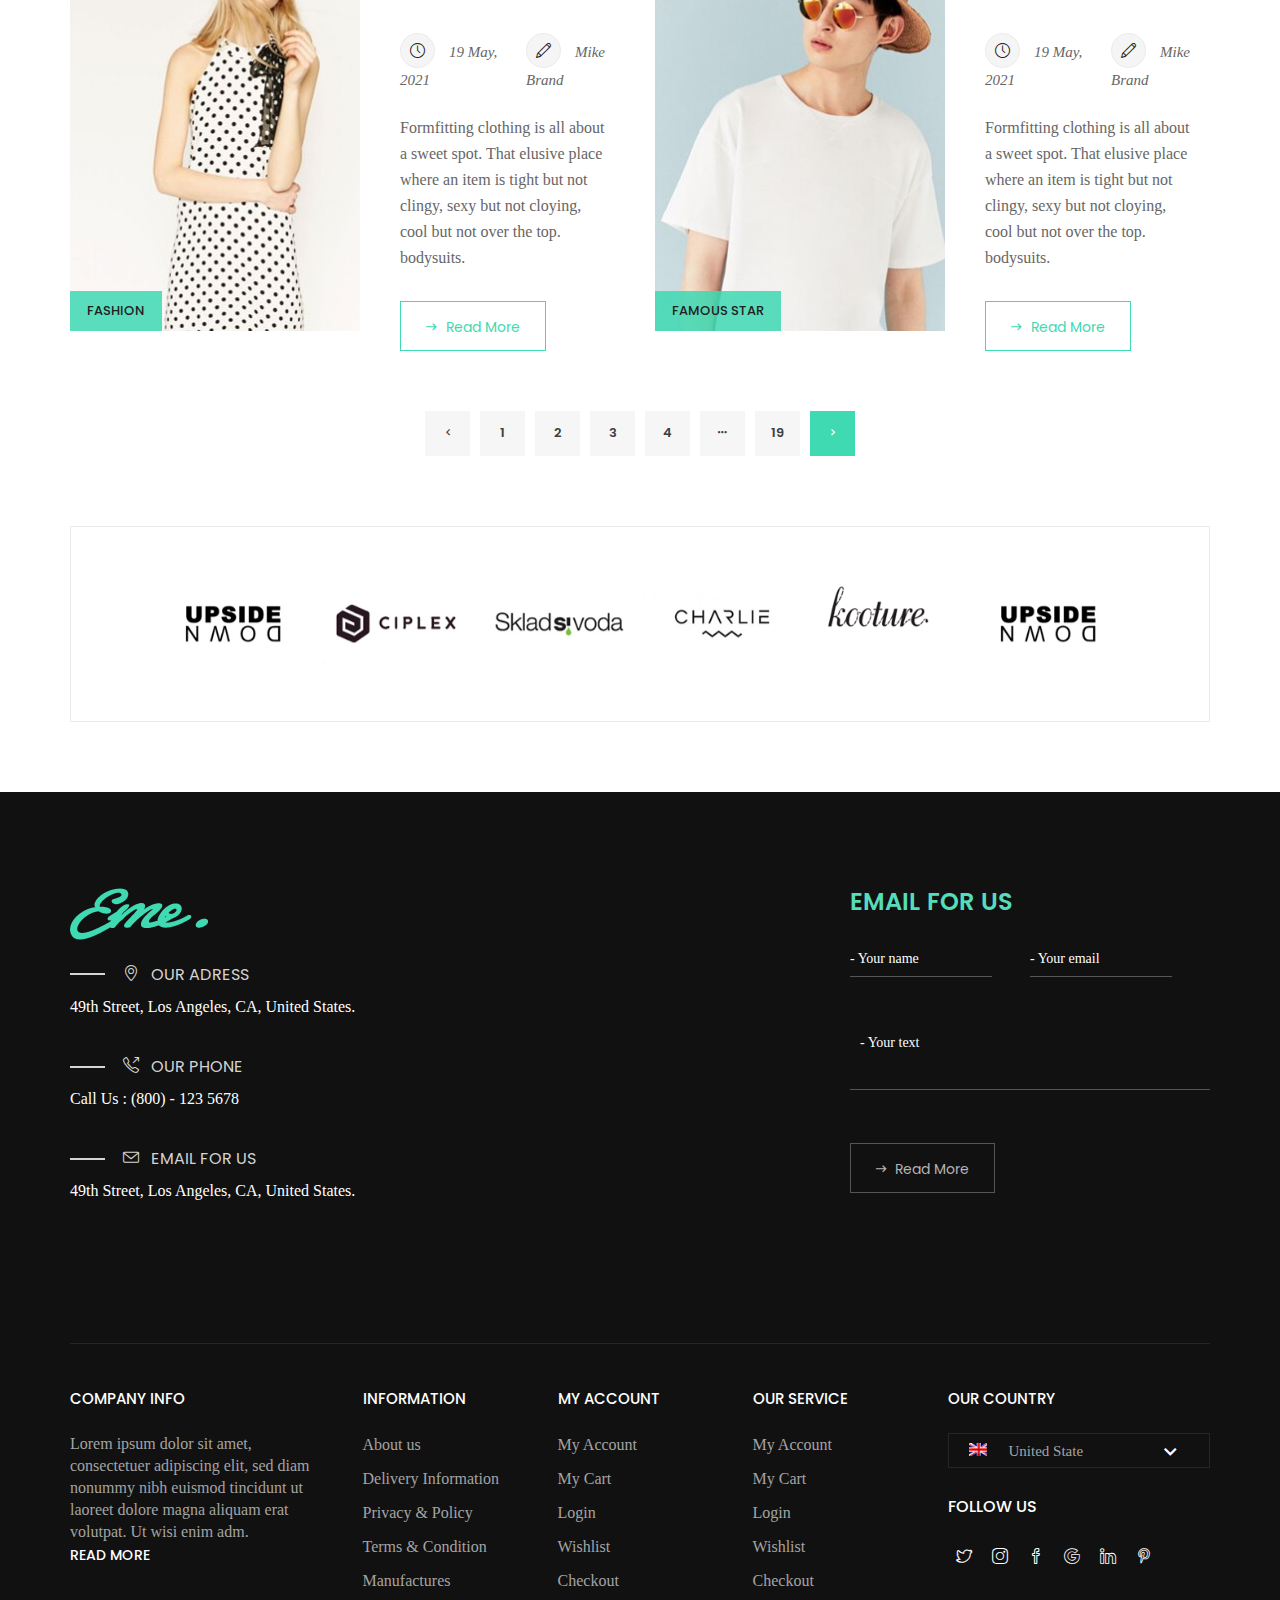
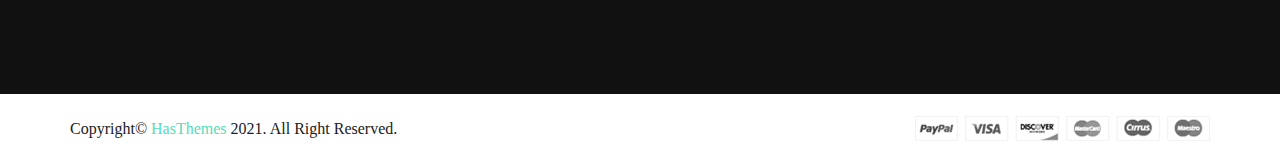
<file: htmldemo.net/eme/eme/blog.html>
<!doctype html>
<html class="no-js" lang="en">

<!-- Mirrored from htmldemo.net/eme/eme/blog.html by HTTrack Website Copier/3.x [XR&CO'2014], Wed, 15 Nov 2023 05:37:32 GMT -->
<head>
    <meta charset="utf-8">
    <meta http-equiv="x-ua-compatible" content="ie=edge">
    <title>Blog || Eme - eCommerce HTML5 Template</title>
    <meta name="description" content="">
    <meta name="viewport" content="width=device-width, initial-scale=1">
    
    <!-- Place favicon.ico in the root directory -->
    <link rel="shortcut icon" type="image/x-icon" href="images/favicon.ico">
    <link rel="apple-touch-icon" href="apple-touch-icon.html">
    

    <!-- All css files are included here. -->
    <!-- Bootstrap fremwork main css -->
    <link rel="stylesheet" href="css/bootstrap.min.css">
    <!-- Owl Carousel min css -->
    <link rel="stylesheet" href="css/owl.carousel.min.css">
    <link rel="stylesheet" href="css/owl.theme.default.min.css">
    <!-- This core.css file contents all plugings css file. -->
    <link rel="stylesheet" href="css/core.css">
    <!-- Theme shortcodes/elements style -->
    <link rel="stylesheet" href="css/shortcode/shortcodes.css">
    <!-- Theme main style -->
    <link rel="stylesheet" href="style.css">
    <!-- Responsive css -->
    <link rel="stylesheet" href="css/responsive.css">
    <!-- User style -->
    <link rel="stylesheet" href="css/custom.css">


    <!-- Modernizr JS -->
    <script src="js/vendor/modernizr-2.8.3.min.js"></script>
</head>

<body>
    <!--[if lt IE 8]>
        <p class="browserupgrade">You are using an <strong>outdated</strong> browser. Please <a href="http://browsehappy.com/">upgrade your browser</a> to improve your experience.</p>
    <![endif]-->  

    <!-- Body main wrapper start -->
    <div class="wrapper">
        <!-- Start Header Style -->
        <header id="htc__header" class="htc__header__area header--one">
            <div class="header__top__area">
                <div class="container-fluid">
                    <div class="row">
                        <div class="col-md-5 col-lg-5 col-sm-12 col-xs-12">
                            <div class="ht__header__top__left">
                                <ul class="select__language hidden-sm hidden-xs">
                                    <li class="drop--lan"><a href="#">eng</a>
                                        <ul class="language__option">
                                            <li><a href="#">Engish</a></li>
                                            <li><a href="#">French</a></li>
                                            <li><a href="#">German</a></li>
                                        </ul>
                                    </li>
                                    <li class="drop--lan"><a href="#">usd</a>
                                        <ul class="language__option">
                                            <li><a href="#">USD</a></li>
                                            <li><a href="#">EUR</a></li>
                                        </ul>
                                    </li>
                                </ul>
                                <div class="htc__contact">
                                    <a href="#"><i class="icon-call-out icons"></i>Call Us: +800 123 4567</a>
                                </div>
                            </div>
                        </div>
                        <div class="col-md-2 col-lg-2 col-sm-12 col-xs-12">
                            <div class="logo">
                                <a href="index.html">
                                    <img src="images/logo/eme.png" alt="logo images">
                                </a>
                            </div>
                        </div>
                        <div class="col-md-5 col-lg-5 col-sm-12 col-xs-12">
                            <ul class="ht__header__right">
                                <li><a href="blog.html">Blog</a></li>
                                <li><a href="#">Account</a></li>
                                <li><a href="#">Login</a></li>
                                <li><a href="wishlist.html">Wishlist</a></li>
                            </ul>
                        </div>
                    </div>
                </div>
            </div>
            <!-- Start Mainmenu Area -->
            <div id="sticky-header-with-topbar" class="mainmenu__wrap sticky__header">
                <div class="container-fluid">
                    <div class="menumenu__container clearfix">
                        <div class="row justify-content-between">
                            <div class="col-md-2 col-lg-2 col-sm-3 col-xs-50">
                                <div class="header__search search search__open">
                                    <a href="#"><i class="icon-magnifier icons"></i></a>
                                </div>
                            </div>
                            <div class="col-md-8 col-lg-8 col-sm-6 col-xs-d-none">
                                <nav class="main__menu__nav d-none d-lg-block">
                                    <ul class="main__menu">
                                        <li class="drop"><a href="index.html">Home <i class="zmdi zmdi-chevron-down"></i></a>
                                            <ul class="dropdown">
                                                <li><a href="index.html">Home Version 01</a></li>
                                                <li><a href="index-2.html">Home Version 02</a></li>
                                                <li><a href="index-3.html">Home Version 03</a></li>
                                                <li><a href="index-4.html">Home Version 04</a></li>
                                                <li><a href="index-5.html">Home Version 05</a></li>
                                            </ul>
                                        </li>
                                        <li class="drop"><a href="#">women <i class="zmdi zmdi-chevron-down"></i></a>
                                            <ul class="dropdown mega_dropdown">
                                                <!-- Start Single Mega MEnu -->
                                                <li><a class="mega__title" href="shop.html">Shop Pages</a>
                                                    <ul class="mega__item">
                                                        <li><a href="product-grid.html">Product Grid</a></li>
                                                        <li><a href="product-list.html">Product List</a></li>
                                                        <li><a href="cart.html">cart</a></li>
                                                        <li><a href="checkout.html">checkout</a></li>
                                                        <li><a href="wishlist.html">wishlist</a></li>
                                                    </ul>
                                                </li>
                                                <!-- End Single Mega MEnu -->
                                                <!-- Start Single Mega MEnu -->
                                                <li><a class="mega__title" href="shop.html">Variable Product</a>
                                                    <ul class="mega__item">
                                                        <li><a href="#">Category</a></li>
                                                        <li><a href="#">My Account</a></li>
                                                        <li><a href="wishlist.html">Wishlist</a></li>
                                                        <li><a href="cart.html">Shopping Cart</a></li>
                                                        <li><a href="checkout.html">Checkout</a></li>
                                                    </ul>
                                                </li>
                                                <!-- End Single Mega MEnu -->
                                                <!-- Start Single Mega MEnu -->
                                                <li><a class="mega__title" href="shop.html">Product Types</a>
                                                    <ul class="mega__item">
                                                        <li><a href="#">Simple Product</a></li>
                                                        <li><a href="#">Variable Product</a></li>
                                                        <li><a href="#">Grouped Product</a></li>
                                                        <li><a href="#">Downloadable Product</a></li>
                                                        <li><a href="#">Simple Product</a></li>
                                                    </ul>
                                                </li>
                                                <!-- End Single Mega MEnu -->
                                            </ul>
                                        </li>
                                        <li class="drop"><a href="#">men <i class="zmdi zmdi-chevron-down"></i></a>
                                            <ul class="dropdown mega_dropdown">
                                                <!-- Start Single Mega MEnu -->
                                                <li><a class="mega__title" href="shop.html">Shop Pages</a>
                                                    <ul class="mega__item">
                                                        <li><a href="product-grid.html">Product Grid</a></li>
                                                        <li><a href="product-list.html">Product List</a></li>
                                                        <li><a href="cart.html">cart</a></li>
                                                        <li><a href="checkout.html">checkout</a></li>
                                                        <li><a href="wishlist.html">wishlist</a></li>
                                                    </ul>
                                                </li>
                                                <!-- End Single Mega MEnu -->
                                                <!-- Start Single Mega MEnu -->
                                                <li><a class="mega__title" href="shop.html">Variable Product</a>
                                                    <ul class="mega__item">
                                                        <li><a href="#">Category</a></li>
                                                        <li><a href="#">My Account</a></li>
                                                        <li><a href="wishlist.html">Wishlist</a></li>
                                                        <li><a href="cart.html">Shopping Cart</a></li>
                                                        <li><a href="checkout.html">Checkout</a></li>
                                                    </ul>
                                                </li>
                                                <!-- End Single Mega MEnu -->
                                                <!-- Start Single Mega MEnu -->
                                                <li><a class="mega__title" href="shop.html">Product Types</a>
                                                    <ul class="mega__item">
                                                        <li><a href="#">Simple Product</a></li>
                                                        <li><a href="#">Variable Product</a></li>
                                                        <li><a href="#">Grouped Product</a></li>
                                                        <li><a href="#">Downloadable Product</a></li>
                                                        <li><a href="#">Simple Product</a></li>
                                                    </ul>
                                                </li>
                                                <!-- End Single Mega MEnu -->
                                            </ul>
                                        </li>
                                        <li class="drop"><a href="#">Product <i class="zmdi zmdi-chevron-down"></i></a>
                                            <ul class="dropdown">
                                                <li><a href="product-grid.html">Product Grid</a></li>
                                                <li><a href="product-list.html">Product List</a></li>
                                                <li><a href="product-details.html">Product Details</a></li>
                                            </ul>
                                        </li>
                                        <li><a href="blog.html">blog</a></li>
                                        <li class="drop"><a href="#">Pages <i class="zmdi zmdi-chevron-down"></i></a>
                                            <ul class="dropdown">
                                                <li><a href="blog.html">Blog</a></li>
                                                <li><a href="blog-details.html">Blog Details</a></li>
                                                <li><a href="cart.html">Cart page</a></li>
                                                <li><a href="checkout.html">checkout</a></li>
                                                <li><a href="contact.html">contact</a></li>
                                                <li><a href="product-grid.html">product grid</a></li>
                                                <li><a href="product-list.html">product list</a></li>
                                                <li><a href="product-details.html">product details</a></li>
                                                <li><a href="wishlist.html">wishlist</a></li>
                                            </ul>
                                        </li>
                                        <li><a href="contact.html">contact</a></li>
                                    </ul>
                                </nav>
                            </div>
                            <div class="col-md-2 col-lg-2 col-sm-3 col-xs-50">
                                <div class="htc__shopping__cart">
                                    <a class="cart__menu" href="#"><i class="icon-handbag icons"></i></a>
                                    <a href="#"><span class="htc__qua">2</span></a>
                                </div>
                            </div>
                        </div>
                    </div>
                    <div class="mobile-menu-area"></div>
                    <div class="mobile-menu clearfix d-lg-none">
                        <nav id="mobile_dropdown">
                            <ul>
                                <li><a href="index.html">Home</a>
                                    <ul>
                                        <li><a href="index.html">Home Version 01</a></li>
                                        <li><a href="index-2.html">Home Version 02</a></li>
                                        <li><a href="index-3.html">Home Version 03</a></li>
                                        <li><a href="index-4.html">Home Version 04</a></li>
                                        <li><a href="index-5.html">Home Version 05</a></li>
                                    </ul>
                                </li>
                                <li><a href="blog.html">blog</a></li>
                                <li><a href="#">pages</a>
                                    <ul>
                                        <li><a href="blog.html">Blog</a></li>
                                        <li><a href="blog-details.html">Blog Details</a></li>
                                        <li><a href="cart.html">Cart page</a></li>
                                        <li><a href="checkout.html">checkout</a></li>
                                        <li><a href="contact.html">contact</a></li>
                                        <li><a href="product-grid.html">product grid</a></li>
                                        <li><a href="product-list.html">product list</a></li>
                                        <li><a href="product-details.html">product details</a></li>
                                        <li><a href="wishlist.html">wishlist</a></li>
                                    </ul>
                                </li>
                                <li><a href="contact.html">contact</a></li>
                            </ul>
                        </nav>
                    </div>
                </div>
            </div>
            <!-- End Mainmenu Area -->
        </header> 
        <!-- End Header Area -->

        <div class="body__overlay"></div>
        <!-- Start Offset Wrapper -->
        <div class="offset__wrapper">
            <!-- Start Search Popap -->
            <div class="search__area">
                <div class="container" >
                    <div class="row" >
                        <div class="col-md-12" >
                            <div class="search__inner">
                                <form action="#" method="get">
                                    <input placeholder="Search here... " type="text">
                                    <button type="submit"></button>
                                </form>
                                <div class="search__close__btn">
                                    <span class="search__close__btn_icon"><i class="zmdi zmdi-close"></i></span>
                                </div>
                            </div>
                        </div>
                    </div>
                </div>
            </div>
            <!-- End Search Popap -->
            <!-- Start Cart Panel -->
            <div class="shopping__cart">
                <div class="shopping__cart__inner">
                    <div class="offsetmenu__close__btn">
                        <a href="#"><i class="zmdi zmdi-close"></i></a>
                    </div>
                    <div class="shp__cart__wrap">
                        <div class="shp__single__product">
                            <div class="shp__pro__thumb">
                                <a href="#">
                                    <img src="images/product-2/sm-smg/1.jpg" alt="product images">
                                </a>
                            </div>
                            <div class="shp__pro__details">
                                <h2><a href="product-details.html">BO&Play Wireless Speaker</a></h2>
                                <span class="quantity">QTY: 1</span>
                                <span class="shp__price">$105.00</span>
                            </div>
                            <div class="remove__btn">
                                <a href="#" title="Remove this item"><i class="zmdi zmdi-close"></i></a>
                            </div>
                        </div>
                        <div class="shp__single__product">
                            <div class="shp__pro__thumb">
                                <a href="#">
                                    <img src="images/product-2/sm-smg/2.jpg" alt="product images">
                                </a>
                            </div>
                            <div class="shp__pro__details">
                                <h2><a href="product-details.html">Brone Candle</a></h2>
                                <span class="quantity">QTY: 1</span>
                                <span class="shp__price">$25.00</span>
                            </div>
                            <div class="remove__btn">
                                <a href="#" title="Remove this item"><i class="zmdi zmdi-close"></i></a>
                            </div>
                        </div>
                    </div>
                    <ul class="shoping__total">
                        <li class="subtotal">Subtotal:</li>
                        <li class="total__price">$130.00</li>
                    </ul>
                    <ul class="shopping__btn">
                        <li><a href="cart.html">View Cart</a></li>
                        <li class="shp__checkout"><a href="checkout.html">Checkout</a></li>
                    </ul>
                </div>
            </div>
            <!-- End Cart Panel -->
        </div>
        <!-- End Offset Wrapper -->
        <!-- Start Bradcaump area -->
        <div class="ht__bradcaump__area" style="background: rgba(0, 0, 0, 0) url(images/bg/4.jpg) no-repeat scroll center center / cover ;">
            <div class="ht__bradcaump__wrap">
                <div class="container">
                    <div class="row">
                        <div class="col-xs-12">
                            <div class="bradcaump__inner">
                                <nav class="bradcaump-inner">
                                  <a class="breadcrumb-item" href="index.html">Home</a>
                                  <span class="brd-separetor"><i class="zmdi zmdi-chevron-right"></i></span>
                                  <span class="breadcrumb-item active">Blog</span>
                                </nav>
                            </div>
                        </div>
                    </div>
                </div>
            </div>
        </div>
        <!-- End Bradcaump area -->
        <!-- Start Blog Area -->
        <section class="htc__blog__area bg__white pb--70">
            <div class="container">
                <div class="ht__blog__wrap blog--page">
                    <div class="row">
                        <!-- Start Single Blog -->
                        <div class="col-md-6 col-lg-6 col-sm-12 col-xs-12">
                            <div class="blog">
                                <div class="blog__thumb">
                                    <a href="blog-details.html">
                                        <img src="images/blog/blog-img/1.jpg" alt="blog images">
                                    </a>
                                    <div class="bl_hover">
                                        <span>fashion</span>
                                    </div>
                                </div>
                                <div class="blog__details">
                                    <h2><a href="blog-details.html">5 Things You Didn’t Know About Kim Kardashian West.</a></h2>
                                    <ul class="ht__blog__meta">
                                        <li><i class="icon-clock icons"></i>19 May, 2021</li>
                                        <li><i class="icon-pencil icons"></i>Mike Brand</li>
                                    </ul>
                                    <p>Formfitting clothing is all about a sweet spot. That elusive place where an item is tight but not clingy, sexy but not cloying, cool but not over the top. bodysuits. </p>
                                    <div class="blog__btn">
                                        <a href="blog-details.html"><i class="zmdi zmdi-long-arrow-right"></i>Read More</a>
                                    </div>
                                </div>
                            </div>
                        </div>
                        <!-- End Single Blog -->
                        <!-- Start Single Blog -->
                        <div class="col-md-6 col-lg-6 col-sm-12 col-xs-12">
                            <div class="blog">
                                <div class="blog__thumb">
                                    <a href="blog-details.html">
                                        <img src="images/blog/blog-img/2.jpg" alt="blog images">
                                    </a>
                                    <div class="bl_hover">
                                        <span>Dress</span>
                                    </div>
                                </div>
                                <div class="blog__details">
                                    <h2><a href="blog-details.html">5 Things You Didn’t Know About Kim Kardashian West.</a></h2>
                                    <ul class="ht__blog__meta">
                                        <li><i class="icon-clock icons"></i>19 May, 2021</li>
                                        <li><i class="icon-pencil icons"></i>Mike Brand</li>
                                    </ul>
                                    <p>Formfitting clothing is all about a sweet spot. That elusive place where an item is tight but not clingy, sexy but not cloying, cool but not over the top. bodysuits. </p>
                                    <div class="blog__btn">
                                        <a href="blog-details.html"><i class="zmdi zmdi-long-arrow-right"></i>Read More</a>
                                    </div>
                                </div>
                            </div>
                        </div>
                        <!-- End Single Blog -->
                        <!-- Start Single Blog -->
                        <div class="col-md-6 col-lg-6 col-sm-12 col-xs-12">
                            <div class="blog">
                                <div class="blog__thumb">
                                    <a href="blog-details.html">
                                        <img src="images/blog/blog-img/3.jpg" alt="blog images">
                                    </a>
                                    <div class="bl_hover">
                                        <span>Make up</span>
                                    </div>
                                </div>
                                <div class="blog__details">
                                    <h2><a href="blog-details.html">5 Things You Didn’t Know About Kim Kardashian West.</a></h2>
                                    <ul class="ht__blog__meta">
                                        <li><i class="icon-clock icons"></i>19 May, 2021</li>
                                        <li><i class="icon-pencil icons"></i>Mike Brand</li>
                                    </ul>
                                    <p>Formfitting clothing is all about a sweet spot. That elusive place where an item is tight but not clingy, sexy but not cloying, cool but not over the top. bodysuits. </p>
                                    <div class="blog__btn">
                                        <a href="blog-details.html"><i class="zmdi zmdi-long-arrow-right"></i>Read More</a>
                                    </div>
                                </div>
                            </div>
                        </div>
                        <!-- End Single Blog -->
                        <!-- Start Single Blog -->
                        <div class="col-md-6 col-lg-6 col-sm-12 col-xs-12">
                            <div class="blog">
                                <div class="blog__thumb">
                                    <a href="blog-details.html">
                                        <img src="images/blog/blog-img/4.jpg" alt="blog images">
                                    </a>
                                    <div class="bl_hover">
                                        <span>fashion</span>
                                    </div>
                                </div>
                                <div class="blog__details">
                                    <h2><a href="blog-details.html">5 Things You Didn’t Know About Kim Kardashian West.</a></h2>
                                    <ul class="ht__blog__meta">
                                        <li><i class="icon-clock icons"></i>19 May, 2021</li>
                                        <li><i class="icon-pencil icons"></i>Mike Brand</li>
                                    </ul>
                                    <p>Formfitting clothing is all about a sweet spot. That elusive place where an item is tight but not clingy, sexy but not cloying, cool but not over the top. bodysuits. </p>
                                    <div class="blog__btn">
                                        <a href="blog-details.html"><i class="zmdi zmdi-long-arrow-right"></i>Read More</a>
                                    </div>
                                </div>
                            </div>
                        </div>
                        <!-- End Single Blog -->
                        <!-- Start Single Blog -->
                        <div class="col-md-6 col-lg-6 col-sm-12 col-xs-12">
                            <div class="blog">
                                <div class="blog__thumb">
                                    <a href="blog-details.html">
                                        <img src="images/blog/blog-img/5.jpg" alt="blog images">
                                    </a>
                                    <div class="bl_hover">
                                        <span>fashion</span>
                                    </div>
                                </div>
                                <div class="blog__details">
                                    <h2><a href="blog-details.html">5 Things You Didn’t Know About Kim Kardashian West.</a></h2>
                                    <ul class="ht__blog__meta">
                                        <li><i class="icon-clock icons"></i>19 May, 2021</li>
                                        <li><i class="icon-pencil icons"></i>Mike Brand</li>
                                    </ul>
                                    <p>Formfitting clothing is all about a sweet spot. That elusive place where an item is tight but not clingy, sexy but not cloying, cool but not over the top. bodysuits. </p>
                                    <div class="blog__btn">
                                        <a href="blog-details.html"><i class="zmdi zmdi-long-arrow-right"></i>Read More</a>
                                    </div>
                                </div>
                            </div>
                        </div>
                        <!-- End Single Blog -->
                        <!-- Start Single Blog -->
                        <div class="col-md-6 col-lg-6 col-sm-12 col-xs-12">
                            <div class="blog">
                                <div class="blog__thumb">
                                    <a href="blog-details.html">
                                        <img src="images/blog/blog-img/6.jpg" alt="blog images">
                                    </a>
                                    <div class="bl_hover">
                                        <span>famous star</span>
                                    </div>
                                </div>
                                <div class="blog__details">
                                    <h2><a href="blog-details.html">5 Things You Didn’t Know About Kim Kardashian West.</a></h2>
                                    <ul class="ht__blog__meta">
                                        <li><i class="icon-clock icons"></i>19 May, 2021</li>
                                        <li><i class="icon-pencil icons"></i>Mike Brand</li>
                                    </ul>
                                    <p>Formfitting clothing is all about a sweet spot. That elusive place where an item is tight but not clingy, sexy but not cloying, cool but not over the top. bodysuits. </p>
                                    <div class="blog__btn">
                                        <a href="blog-details.html"><i class="zmdi zmdi-long-arrow-right"></i>Read More</a>
                                    </div>
                                </div>
                            </div>
                        </div>
                        <!-- End Single Blog -->
                    </div>
                </div>
                <!-- Start PAgenation -->
                <div class="row">
                    <div class="col-xs-12">
                        <ul class="htc__pagenation">
                           <li><a href="#"><i class="zmdi zmdi-chevron-left"></i></a></li> 
                           <li><a href="#">1</a></li> 
                           <li><a href="#">2</a></li> 
                           <li><a href="#">3</a></li> 
                           <li><a href="#">4</a></li> 
                           <li><a href="#"><i class="zmdi zmdi-more"></i></a></li> 
                           <li><a href="#">19</a></li> 
                           <li class="active"><a href="#"><i class="zmdi zmdi-chevron-right"></i></a></li> 
                        </ul>
                    </div>
                </div>
                <!-- End PAgenation -->
            </div>
        </section>
        <!-- End Blog Area -->
        <!-- Start Brand Area -->
        <div class="htc__brand__area pb--70 bg__white">
            <div class="container">
                <div class="row">
                    <div class="col-md-12">
                        <div class="ht__brand__inner">
                            <ul class="brand__list owl-carousel owl-theme clearfix">
                                <li><a href="#"><img src="images/brand/1.png" alt="brand images"></a></li>
                                <li><a href="#"><img src="images/brand/2.png" alt="brand images"></a></li>
                                <li><a href="#"><img src="images/brand/3.png" alt="brand images"></a></li>
                                <li><a href="#"><img src="images/brand/4.png" alt="brand images"></a></li>
                                <li><a href="#"><img src="images/brand/5.png" alt="brand images"></a></li>
                                <li><a href="#"><img src="images/brand/1.png" alt="brand images"></a></li>
                                <li><a href="#"><img src="images/brand/2.png" alt="brand images"></a></li>
                            </ul>
                        </div>
                    </div>
                </div>
            </div>
        </div>
        <!-- End Brand Area -->
        <!-- Start Banner Area -->
        <div class="htc__banner__area">
            <ul class="banner__list owl-carousel owl-theme clearfix">
                <li><a href="product-details.html"><img src="images/banner/bn-3/1.jpg" alt="banner images"></a></li>
                <li><a href="product-details.html"><img src="images/banner/bn-3/2.jpg" alt="banner images"></a></li>
                <li><a href="product-details.html"><img src="images/banner/bn-3/3.jpg" alt="banner images"></a></li>
                <li><a href="product-details.html"><img src="images/banner/bn-3/4.jpg" alt="banner images"></a></li>
                <li><a href="product-details.html"><img src="images/banner/bn-3/5.jpg" alt="banner images"></a></li>
                <li><a href="product-details.html"><img src="images/banner/bn-3/6.jpg" alt="banner images"></a></li>
                <li><a href="product-details.html"><img src="images/banner/bn-3/1.jpg" alt="banner images"></a></li>
                <li><a href="product-details.html"><img src="images/banner/bn-3/2.jpg" alt="banner images"></a></li>
            </ul>
        </div>
        <!-- End Banner Area -->
        <!-- End Banner Area -->
        <!-- Start Footer Area -->
        <footer id="htc__footer">
            <!-- Start Footer Top Area -->
            <div class="footer__top__area bg__cat--1">
                <div class="container">
                    <div class="row">
                        <div class="col-md-12">
                            <div class="footer__top__wrap clearfix">
                                <div class="row mb-n-30px">
                                    <div class="col-md-6 col-lg-4 col-sm-6 col-xs-12 mb-30px">
                                        <div class="footer__top">
                                            <div class="ft__logo">
                                                <a href="index.html">
                                                    <img src="images/logo/eme.png" alt="logo">
                                                </a>
                                            </div>
                                            <div class="ft__address__wrap">
                                                <div class="ft__address">
                                                    <div class="ft__title">
                                                        <h4><i class="icon-location-pin icons"></i>Our Adress</h4>
                                                    </div>
                                                    <div class="ft__details">
                                                        <p>49th Street, Los Angeles, CA, United States.</p>
                                                    </div>
                                                </div>
                                                <div class="ft__address">
                                                    <div class="ft__title">
                                                        <h4><i class="icon-call-out icons"></i>Our Phone</h4>
                                                    </div>
                                                    <div class="ft__details">
                                                        <p>Call Us : (800) - 123 5678 </p>
                                                    </div>
                                                </div>
                                                <div class="ft__address">
                                                    <div class="ft__title">
                                                        <h4><i class="icon-envelope icons"></i>email for us</h4>
                                                    </div>
                                                    <div class="ft__details">
                                                        <p>49th Street, Los Angeles, CA, United States.</p>
                                                    </div>
                                                </div>
                                            </div>
                                        </div>
                                    </div>
                                    <div class="col-md-6 col-lg-4 col-sm-6 col-xs-12 mb-30px">
                                        <div class="mapouter">
                                            <div class="gmap_canvas">
                                                <iframe id="gmap_canvas" src="https://maps.google.com/maps?q=121%20King%20St%2C%20Melbourne%20VIC%203000%2C%20Australia&amp;t=&amp;z=13&amp;ie=UTF8&amp;iwloc=&amp;output=embed"></iframe>
                                                <a href="https://sites.google.com/view/maps-api-v2/mapv2"></a>
                                            </div>
                                        </div>
                                    </div>
                                    <div class="col-md-12 col-lg-4 col-sm-12 col-xs-12 mb-30px">
                                        <div class="footer__top">
                                            <h2 class="ft__top__title">Email for us</h2>
                                            <div class="footer__input__form">
                                                <div class="ft__input__box name">
                                                    <input type="text" placeholder="- Your name">
                                                    <input type="email" placeholder="- Your email">
                                                </div>
                                                <div class="ft__input__box">
                                                    <textarea name="message" placeholder="- Your text"></textarea>
                                                </div>
                                                <div class="ft__btn">
                                                    <a href="#"><i class="zmdi zmdi-long-arrow-right"></i>Read More</a>
                                                </div>
                                            </div>
                                        </div>
                                    </div>
                                </div>
                            </div>
                        </div>
                    </div>
                </div>
            </div>
            <!-- End Footer Top Area -->
            <!-- Start Footer Widget -->
            <div class="footer__container bg__cat--1">
                <div class="container">
                    <div class="row mb-n-30px">
                        <!-- Start Single Footer Widget -->
                        <div class="col-lg-3 col-md-9 col-xs-12 mb-30px">
                            <div class="footer">
                                <h2 class="title__line--2">company info</h2>
                                <div class="ft__details">
                                    <p>Lorem ipsum dolor sit amet, consectetuer adipiscing elit, sed diam nonummy nibh euismod tincidunt ut laoreet dolore magna aliquam erat volutpat. Ut wisi enim adm.</p>
                                    <div class="footer__btn m-md-0">
                                        <a href="#">read more</a>
                                    </div>
                                </div>
                            </div>
                        </div>
                        <!-- End Single Footer Widget -->
                        <!-- Start Single Footer Widget -->
                        <div class="col-lg-2 col-md-4 col-sm-6 mb-30px">
                            <div class="footer">
                                <h2 class="title__line--2">information</h2>
                                <div class="ft__inner">
                                    <ul class="ft__list">
                                        <li><a href="about.html">About us</a></li>
                                        <li><a href="#">Delivery Information</a></li>
                                        <li><a href="#">Privacy & Policy</a></li>
                                        <li><a href="#">Terms  & Condition</a></li>
                                        <li><a href="#">Manufactures</a></li>
                                    </ul>
                                </div>
                            </div>
                        </div>
                        <!-- End Single Footer Widget -->
                        <!-- Start Single Footer Widget -->
                        <div class="col-lg-2 col-md-4 col-sm-6 mb-30px">
                            <div class="footer">
                                <h2 class="title__line--2">my account</h2>
                                <div class="ft__inner">
                                    <ul class="ft__list">
                                        <li><a href="#">My Account</a></li>
                                        <li><a href="cart.html">My Cart</a></li>
                                        <li><a href="#">Login</a></li>
                                        <li><a href="wishlist.html">Wishlist</a></li>
                                        <li><a href="checkout.html">Checkout</a></li>
                                    </ul>
                                </div>
                            </div>
                        </div>
                        <!-- End Single Footer Widget -->
                        <!-- Start Single Footer Widget -->
                        <div class="col-lg-2 col-md-4 col-sm-6 mb-30px">
                            <div class="footer">
                                <h2 class="title__line--2">Our service</h2>
                                <div class="ft__inner">
                                    <ul class="ft__list">
                                        <li><a href="#">My Account</a></li>
                                        <li><a href="cart.html">My Cart</a></li>
                                        <li><a href="#">Login</a></li>
                                        <li><a href="wishlist.html">Wishlist</a></li>
                                        <li><a href="checkout.html">Checkout</a></li>
                                    </ul>
                                </div>
                            </div>
                        </div>
                        <!-- End Single Footer Widget -->
                        <!-- Start Single Footer Widget -->
                        <div class="col-lg-3 col-md-6 col-sm-6 mb-30px">
                            <div class="footer">
                                <h2 class="title__line--2">Our country</h2>
                                <div class="ft__inner">
                                    <ul class="lan__select">
                                        <li><a href="#">United State</a></li>
                                            <ul class="drop__ountry">
                                                <li><a href="#">United State</a></li>
                                                <li><a href="#">United State</a></li>
                                                <li><a href="#">United State</a></li>
                                                <li><a href="#">United State</a></li>
                                            </ul>
                                        
                                    </ul>
                                    <div class="ft__social__link">
                                        <span>follow us</span>
                                        <ul class="social__link">
                                            <li><a href="https://twitter.com/" target="_blank"><i class="icon-social-twitter icons"></i></a></li>

                                            <li><a href="https://www.instagram.com/" target="_blank"><i class="icon-social-instagram icons"></i></a></li>

                                            <li><a href="https://www.facebook.com/" target="_blank"><i class="icon-social-facebook icons"></i></a></li>

                                            <li><a href="https://plus.google.com/" target="_blank"><i class="icon-social-google icons"></i></a></li>

                                            <li><a href="#" target="_blank"><i class="icon-social-linkedin icons"></i></a></li>

                                            <li><a href="#" target="_blank"><i class="icon-social-pinterest icons"></i></a></li>
                                        </ul>
                                    </div>
                                </div>
                            </div>
                        </div>
                        <!-- End Single Footer Widget -->
                    </div>
                </div>
            </div>
            <!-- End Footer Widget -->
            <!-- Start Copyright Area -->
            <div class="htc__copyright bg__white">
                <div class="container">
                    <div class="row">
                        <div class="col-xs-12">
                            <div class="copyright__inner text-center">
                                <p>Copyright© <a href="https://hasthemes.com/" target="blank">HasThemes</a> 2021. All right reserved.</p>
                                <a href="#"><img src="images/others/shape/paypol.png" alt="payment images"></a>
                            </div>
                        </div>
                    </div>
                </div>
            </div>
            <!-- End Copyright Area -->
        </footer>
        <!-- End Footer Style -->
    </div>
    <!-- Body main wrapper end -->

    <!-- Placed js at the end of the document so the pages load faster -->

    <!-- jquery latest version -->
    <script src="js/vendor/jquery-1.12.4.min.js"></script>
    <!-- Bootstrap framework js -->
    <script src="js/bootstrap.min.js"></script>
    <!-- All js plugins included in this file. -->
    <script src="js/plugins.js"></script>
    <script src="js/slick.min.js"></script>
    <script src="js/owl.carousel.min.js"></script>
    <!-- Waypoints.min.js. -->
    <script src="js/waypoints.min.js"></script>
    <!-- Main js file that contents all jQuery plugins activation. -->
    <script src="js/main.js"></script>

</body>


<!-- Mirrored from htmldemo.net/eme/eme/blog.html by HTTrack Website Copier/3.x [XR&CO'2014], Wed, 15 Nov 2023 05:37:34 GMT -->
</html>
</file>
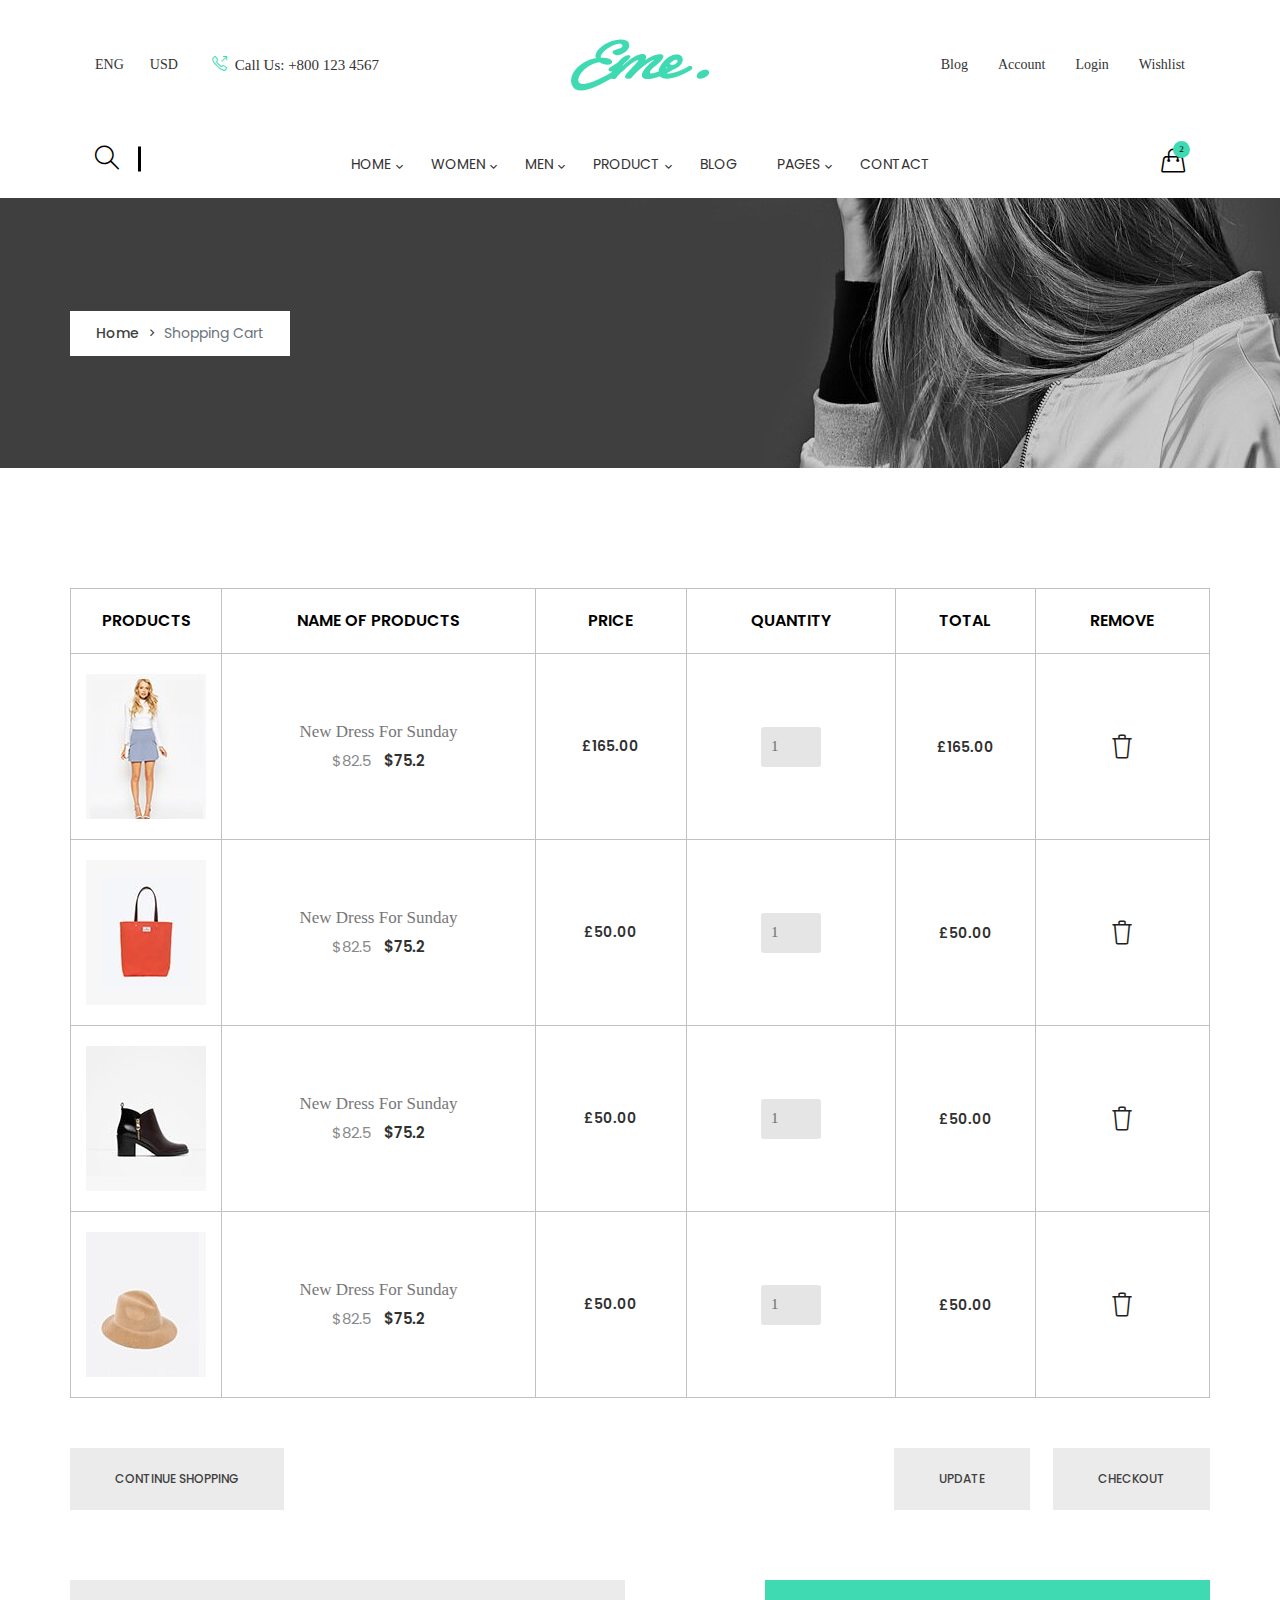
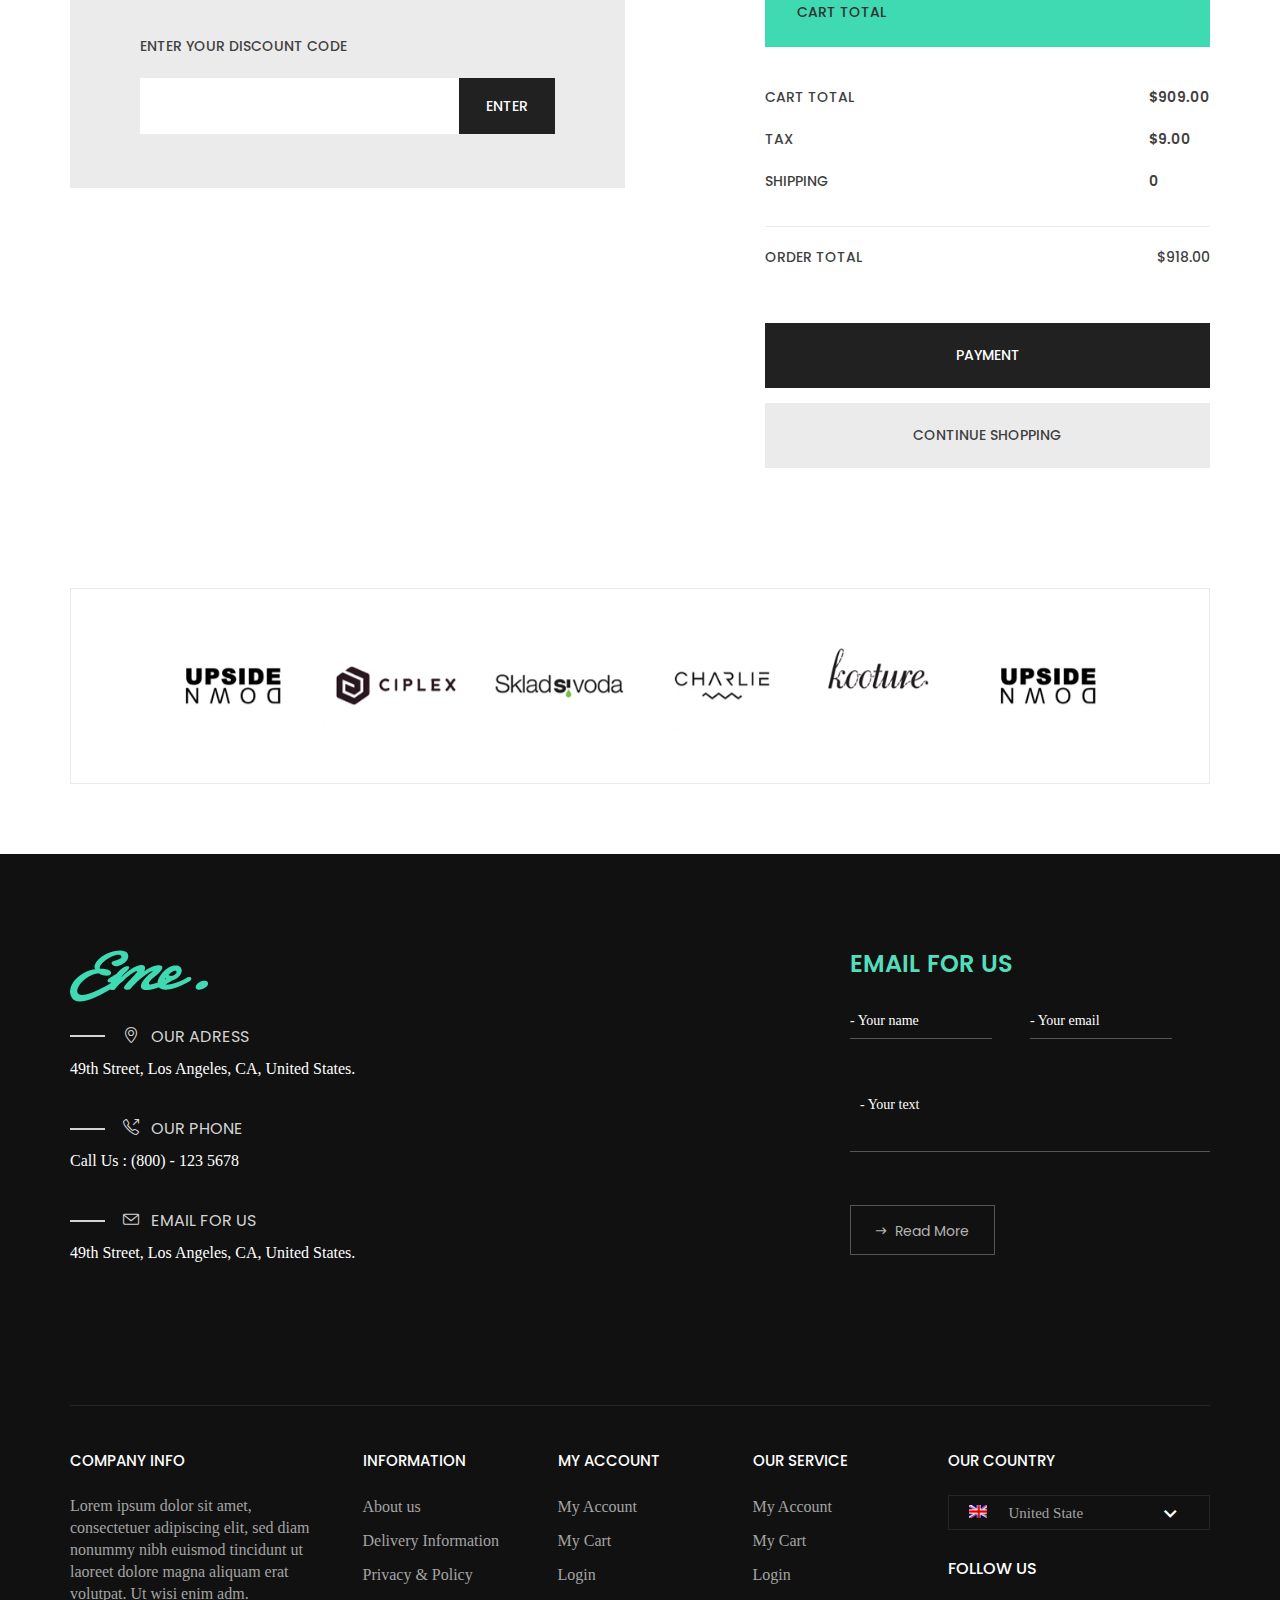
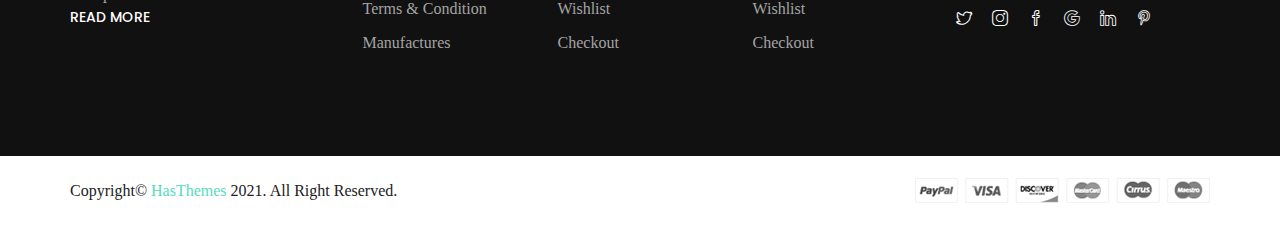
<file: htmldemo.net/eme/eme/cart.html>
<!doctype html>
<html class="no-js" lang="en">

<!-- Mirrored from htmldemo.net/eme/eme/cart.html by HTTrack Website Copier/3.x [XR&CO'2014], Wed, 15 Nov 2023 05:37:58 GMT -->
<head>
    <meta charset="utf-8">
    <meta http-equiv="x-ua-compatible" content="ie=edge">
    <title>Cart || Eme - eCommerce HTML5 Template</title>
    <meta name="description" content="">
    <meta name="viewport" content="width=device-width, initial-scale=1">
    
    <!-- Place favicon.ico in the root directory -->
    <link rel="shortcut icon" type="image/x-icon" href="images/favicon.ico">
    <link rel="apple-touch-icon" href="apple-touch-icon.html">
    

    <!-- All css files are included here. -->
    <!-- Bootstrap fremwork main css -->
    <link rel="stylesheet" href="css/bootstrap.min.css">
    <!-- Owl Carousel min css -->
    <link rel="stylesheet" href="css/owl.carousel.min.css">
    <link rel="stylesheet" href="css/owl.theme.default.min.css">
    <!-- This core.css file contents all plugings css file. -->
    <link rel="stylesheet" href="css/core.css">
    <!-- Theme shortcodes/elements style -->
    <link rel="stylesheet" href="css/shortcode/shortcodes.css">
    <!-- Theme main style -->
    <link rel="stylesheet" href="style.css">
    <!-- Responsive css -->
    <link rel="stylesheet" href="css/responsive.css">
    <!-- User style -->
    <link rel="stylesheet" href="css/custom.css">


    <!-- Modernizr JS -->
    <script src="js/vendor/modernizr-2.8.3.min.js"></script>
</head>

<body>
    <!--[if lt IE 8]>
        <p class="browserupgrade">You are using an <strong>outdated</strong> browser. Please <a href="http://browsehappy.com/">upgrade your browser</a> to improve your experience.</p>
    <![endif]-->  

    <!-- Body main wrapper start -->
    <div class="wrapper">
        <!-- Start Header Style -->
        <header id="htc__header" class="htc__header__area header--one">
            <div class="header__top__area">
                <div class="container-fluid">
                    <div class="row">
                        <div class="col-md-5 col-lg-5 col-sm-12 col-xs-12">
                            <div class="ht__header__top__left">
                                <ul class="select__language hidden-sm hidden-xs">
                                    <li class="drop--lan"><a href="#">eng</a>
                                        <ul class="language__option">
                                            <li><a href="#">Engish</a></li>
                                            <li><a href="#">French</a></li>
                                            <li><a href="#">German</a></li>
                                        </ul>
                                    </li>
                                    <li class="drop--lan"><a href="#">usd</a>
                                        <ul class="language__option">
                                            <li><a href="#">USD</a></li>
                                            <li><a href="#">EUR</a></li>
                                        </ul>
                                    </li>
                                </ul>
                                <div class="htc__contact">
                                    <a href="#"><i class="icon-call-out icons"></i>Call Us: +800 123 4567</a>
                                </div>
                            </div>
                        </div>
                        <div class="col-md-2 col-lg-2 col-sm-12 col-xs-12">
                            <div class="logo">
                                <a href="index.html">
                                    <img src="images/logo/eme.png" alt="logo images">
                                </a>
                            </div>
                        </div>
                        <div class="col-md-5 col-lg-5 col-sm-12 col-xs-12">
                            <ul class="ht__header__right">
                                <li><a href="blog.html">Blog</a></li>
                                <li><a href="#">Account</a></li>
                                <li><a href="#">Login</a></li>
                                <li><a href="wishlist.html">Wishlist</a></li>
                            </ul>
                        </div>
                    </div>
                </div>
            </div>
            <!-- Start Mainmenu Area -->
            <div id="sticky-header-with-topbar" class="mainmenu__wrap sticky__header">
                <div class="container-fluid">
                    <div class="menumenu__container clearfix">
                        <div class="row justify-content-between">
                            <div class="col-md-2 col-lg-2 col-sm-3 col-xs-50">
                                <div class="header__search search search__open">
                                    <a href="#"><i class="icon-magnifier icons"></i></a>
                                </div>
                            </div>
                            <div class="col-md-8 col-lg-8 col-sm-6 col-xs-d-none">
                                <nav class="main__menu__nav d-none d-lg-block">
                                    <ul class="main__menu">
                                        <li class="drop"><a href="index.html">Home <i class="zmdi zmdi-chevron-down"></i></a>
                                            <ul class="dropdown">
                                                <li><a href="index.html">Home Version 01</a></li>
                                                <li><a href="index-2.html">Home Version 02</a></li>
                                                <li><a href="index-3.html">Home Version 03</a></li>
                                                <li><a href="index-4.html">Home Version 04</a></li>
                                                <li><a href="index-5.html">Home Version 05</a></li>
                                            </ul>
                                        </li>
                                        <li class="drop"><a href="#">women <i class="zmdi zmdi-chevron-down"></i></a>
                                            <ul class="dropdown mega_dropdown">
                                                <!-- Start Single Mega MEnu -->
                                                <li><a class="mega__title" href="shop.html">Shop Pages</a>
                                                    <ul class="mega__item">
                                                        <li><a href="product-grid.html">Product Grid</a></li>
                                                        <li><a href="product-list.html">Product List</a></li>
                                                        <li><a href="cart.html">cart</a></li>
                                                        <li><a href="checkout.html">checkout</a></li>
                                                        <li><a href="wishlist.html">wishlist</a></li>
                                                    </ul>
                                                </li>
                                                <!-- End Single Mega MEnu -->
                                                <!-- Start Single Mega MEnu -->
                                                <li><a class="mega__title" href="shop.html">Variable Product</a>
                                                    <ul class="mega__item">
                                                        <li><a href="#">Category</a></li>
                                                        <li><a href="#">My Account</a></li>
                                                        <li><a href="wishlist.html">Wishlist</a></li>
                                                        <li><a href="cart.html">Shopping Cart</a></li>
                                                        <li><a href="checkout.html">Checkout</a></li>
                                                    </ul>
                                                </li>
                                                <!-- End Single Mega MEnu -->
                                                <!-- Start Single Mega MEnu -->
                                                <li><a class="mega__title" href="shop.html">Product Types</a>
                                                    <ul class="mega__item">
                                                        <li><a href="#">Simple Product</a></li>
                                                        <li><a href="#">Variable Product</a></li>
                                                        <li><a href="#">Grouped Product</a></li>
                                                        <li><a href="#">Downloadable Product</a></li>
                                                        <li><a href="#">Simple Product</a></li>
                                                    </ul>
                                                </li>
                                                <!-- End Single Mega MEnu -->
                                            </ul>
                                        </li>
                                        <li class="drop"><a href="#">men <i class="zmdi zmdi-chevron-down"></i></a>
                                            <ul class="dropdown mega_dropdown">
                                                <!-- Start Single Mega MEnu -->
                                                <li><a class="mega__title" href="shop.html">Shop Pages</a>
                                                    <ul class="mega__item">
                                                        <li><a href="product-grid.html">Product Grid</a></li>
                                                        <li><a href="product-list.html">Product List</a></li>
                                                        <li><a href="cart.html">cart</a></li>
                                                        <li><a href="checkout.html">checkout</a></li>
                                                        <li><a href="wishlist.html">wishlist</a></li>
                                                    </ul>
                                                </li>
                                                <!-- End Single Mega MEnu -->
                                                <!-- Start Single Mega MEnu -->
                                                <li><a class="mega__title" href="shop.html">Variable Product</a>
                                                    <ul class="mega__item">
                                                        <li><a href="#">Category</a></li>
                                                        <li><a href="#">My Account</a></li>
                                                        <li><a href="wishlist.html">Wishlist</a></li>
                                                        <li><a href="cart.html">Shopping Cart</a></li>
                                                        <li><a href="checkout.html">Checkout</a></li>
                                                    </ul>
                                                </li>
                                                <!-- End Single Mega MEnu -->
                                                <!-- Start Single Mega MEnu -->
                                                <li><a class="mega__title" href="shop.html">Product Types</a>
                                                    <ul class="mega__item">
                                                        <li><a href="#">Simple Product</a></li>
                                                        <li><a href="#">Variable Product</a></li>
                                                        <li><a href="#">Grouped Product</a></li>
                                                        <li><a href="#">Downloadable Product</a></li>
                                                        <li><a href="#">Simple Product</a></li>
                                                    </ul>
                                                </li>
                                                <!-- End Single Mega MEnu -->
                                            </ul>
                                        </li>
                                        <li class="drop"><a href="#">Product <i class="zmdi zmdi-chevron-down"></i></a>
                                            <ul class="dropdown">
                                                <li><a href="product-grid.html">Product Grid</a></li>
                                                <li><a href="product-list.html">Product List</a></li>
                                                <li><a href="product-details.html">Product Details</a></li>
                                            </ul>
                                        </li>
                                        <li><a href="blog.html">blog</a></li>
                                        <li class="drop"><a href="#">Pages <i class="zmdi zmdi-chevron-down"></i></a>
                                            <ul class="dropdown">
                                                <li><a href="blog.html">Blog</a></li>
                                                <li><a href="blog-details.html">Blog Details</a></li>
                                                <li><a href="cart.html">Cart page</a></li>
                                                <li><a href="checkout.html">checkout</a></li>
                                                <li><a href="contact.html">contact</a></li>
                                                <li><a href="product-grid.html">product grid</a></li>
                                                <li><a href="product-list.html">product list</a></li>
                                                <li><a href="product-details.html">product details</a></li>
                                                <li><a href="wishlist.html">wishlist</a></li>
                                            </ul>
                                        </li>
                                        <li><a href="contact.html">contact</a></li>
                                    </ul>
                                </nav>
                            </div>
                            <div class="col-md-2 col-lg-2 col-sm-3 col-xs-50">
                                <div class="htc__shopping__cart">
                                    <a class="cart__menu" href="#"><i class="icon-handbag icons"></i></a>
                                    <a href="#"><span class="htc__qua">2</span></a>
                                </div>
                            </div>
                        </div>
                    </div>
                    <div class="mobile-menu-area"></div>
                    <div class="mobile-menu clearfix d-lg-none">
                        <nav id="mobile_dropdown">
                            <ul>
                                <li><a href="index.html">Home</a>
                                    <ul>
                                        <li><a href="index.html">Home Version 01</a></li>
                                        <li><a href="index-2.html">Home Version 02</a></li>
                                        <li><a href="index-3.html">Home Version 03</a></li>
                                        <li><a href="index-4.html">Home Version 04</a></li>
                                        <li><a href="index-5.html">Home Version 05</a></li>
                                    </ul>
                                </li>
                                <li><a href="blog.html">blog</a></li>
                                <li><a href="#">pages</a>
                                    <ul>
                                        <li><a href="blog.html">Blog</a></li>
                                        <li><a href="blog-details.html">Blog Details</a></li>
                                        <li><a href="cart.html">Cart page</a></li>
                                        <li><a href="checkout.html">checkout</a></li>
                                        <li><a href="contact.html">contact</a></li>
                                        <li><a href="product-grid.html">product grid</a></li>
                                        <li><a href="product-list.html">product list</a></li>
                                        <li><a href="product-details.html">product details</a></li>
                                        <li><a href="wishlist.html">wishlist</a></li>
                                    </ul>
                                </li>
                                <li><a href="contact.html">contact</a></li>
                            </ul>
                        </nav>
                    </div>
                </div>
            </div>
            <!-- End Mainmenu Area -->
        </header> 
        <!-- End Header Area -->

        <div class="body__overlay"></div>
        <!-- Start Offset Wrapper -->
        <div class="offset__wrapper">
            <!-- Start Search Popap -->
            <div class="search__area">
                <div class="container" >
                    <div class="row" >
                        <div class="col-md-12" >
                            <div class="search__inner">
                                <form action="#" method="get">
                                    <input placeholder="Search here... " type="text">
                                    <button type="submit"></button>
                                </form>
                                <div class="search__close__btn">
                                    <span class="search__close__btn_icon"><i class="zmdi zmdi-close"></i></span>
                                </div>
                            </div>
                        </div>
                    </div>
                </div>
            </div>
            <!-- End Search Popap -->
            <!-- Start Cart Panel -->
            <div class="shopping__cart">
                <div class="shopping__cart__inner">
                    <div class="offsetmenu__close__btn">
                        <a href="#"><i class="zmdi zmdi-close"></i></a>
                    </div>
                    <div class="shp__cart__wrap">
                        <div class="shp__single__product">
                            <div class="shp__pro__thumb">
                                <a href="#">
                                    <img src="images/product-2/sm-smg/1.jpg" alt="product images">
                                </a>
                            </div>
                            <div class="shp__pro__details">
                                <h2><a href="product-details.html">BO&Play Wireless Speaker</a></h2>
                                <span class="quantity">QTY: 1</span>
                                <span class="shp__price">$105.00</span>
                            </div>
                            <div class="remove__btn">
                                <a href="#" title="Remove this item"><i class="zmdi zmdi-close"></i></a>
                            </div>
                        </div>
                        <div class="shp__single__product">
                            <div class="shp__pro__thumb">
                                <a href="#">
                                    <img src="images/product-2/sm-smg/2.jpg" alt="product images">
                                </a>
                            </div>
                            <div class="shp__pro__details">
                                <h2><a href="product-details.html">Brone Candle</a></h2>
                                <span class="quantity">QTY: 1</span>
                                <span class="shp__price">$25.00</span>
                            </div>
                            <div class="remove__btn">
                                <a href="#" title="Remove this item"><i class="zmdi zmdi-close"></i></a>
                            </div>
                        </div>
                    </div>
                    <ul class="shoping__total">
                        <li class="subtotal">Subtotal:</li>
                        <li class="total__price">$130.00</li>
                    </ul>
                    <ul class="shopping__btn">
                        <li><a href="cart.html">View Cart</a></li>
                        <li class="shp__checkout"><a href="checkout.html">Checkout</a></li>
                    </ul>
                </div>
            </div>
            <!-- End Cart Panel -->
        </div>
        <!-- End Offset Wrapper -->
        <!-- Start Bradcaump area -->
        <div class="ht__bradcaump__area" style="background: rgba(0, 0, 0, 0) url(images/bg/4.jpg) no-repeat scroll center center / cover ;">
            <div class="ht__bradcaump__wrap">
                <div class="container">
                    <div class="row">
                        <div class="col-xs-12">
                            <div class="bradcaump__inner">
                                <nav class="bradcaump-inner">
                                  <a class="breadcrumb-item" href="index.html">Home</a>
                                  <span class="brd-separetor"><i class="zmdi zmdi-chevron-right"></i></span>
                                  <span class="breadcrumb-item active">shopping cart</span>
                                </nav>
                            </div>
                        </div>
                    </div>
                </div>
            </div>
        </div>
        <!-- End Bradcaump area -->
        <!-- cart-main-area start -->
        <div class="cart-main-area ptb--120 bg__white">
            <div class="container">
                <div class="row">
                    <div class="col-md-12 col-sm-12 col-xs-12">
                        <form action="#">               
                            <div class="table-content table-responsive">
                                <table>
                                    <thead>
                                        <tr>
                                            <th class="product-thumbnail">products</th>
                                            <th class="product-name">name of products</th>
                                            <th class="product-price">Price</th>
                                            <th class="product-quantity">Quantity</th>
                                            <th class="product-subtotal">Total</th>
                                            <th class="product-remove">Remove</th>
                                        </tr>
                                    </thead>
                                    <tbody>
                                        <tr>
                                            <td class="product-thumbnail"><a href="#"><img src="images/product-2/cart-img/1.jpg" alt="product img" /></a></td>
                                            <td class="product-name"><a href="#">New Dress For Sunday</a>
                                                <ul  class="pro__prize">
                                                    <li class="old__prize">$82.5</li>
                                                    <li>$75.2</li>
                                                </ul>
                                            </td>
                                            <td class="product-price"><span class="amount">£165.00</span></td>
                                            <td class="product-quantity"><input type="number" value="1" /></td>
                                            <td class="product-subtotal">£165.00</td>
                                            <td class="product-remove"><a href="#"><i class="icon-trash icons"></i></a></td>
                                        </tr>
                                        <tr>
                                            <td class="product-thumbnail"><a href="#"><img src="images/product-2/cart-img/2.jpg" alt="product img" /></a></td>
                                            <td class="product-name"><a href="#">New Dress For Sunday</a>
                                                <ul  class="pro__prize">
                                                    <li class="old__prize">$82.5</li>
                                                    <li>$75.2</li>
                                                </ul>
                                            </td>
                                            <td class="product-price"><span class="amount">£50.00</span></td>
                                            <td class="product-quantity"><input type="number" value="1" /></td>
                                            <td class="product-subtotal">£50.00</td>
                                            <td class="product-remove"><a href="#"><i class="icon-trash icons"></i></a></td>
                                        </tr>
                                        <tr>
                                            <td class="product-thumbnail"><a href="#"><img src="images/product-2/cart-img/3.jpg" alt="product img" /></a></td>
                                            <td class="product-name"><a href="#">New Dress For Sunday</a>
                                                <ul  class="pro__prize">
                                                    <li class="old__prize">$82.5</li>
                                                    <li>$75.2</li>
                                                </ul>
                                            </td>
                                            <td class="product-price"><span class="amount">£50.00</span></td>
                                            <td class="product-quantity"><input type="number" value="1" /></td>
                                            <td class="product-subtotal">£50.00</td>
                                            <td class="product-remove"><a href="#"><i class="icon-trash icons"></i></a></td>
                                        </tr>
                                        <tr>
                                            <td class="product-thumbnail"><a href="#"><img src="images/product-2/cart-img/4.jpg" alt="product img" /></a></td>
                                            <td class="product-name"><a href="#">New Dress For Sunday</a>
                                                <ul  class="pro__prize">
                                                    <li class="old__prize">$82.5</li>
                                                    <li>$75.2</li>
                                                </ul>
                                            </td>
                                            <td class="product-price"><span class="amount">£50.00</span></td>
                                            <td class="product-quantity"><input type="number" value="1" /></td>
                                            <td class="product-subtotal">£50.00</td>
                                            <td class="product-remove"><a href="#"><i class="icon-trash icons"></i></a></td>
                                        </tr>
                                    </tbody>
                                </table>
                            </div>
                            <div class="row">
                                <div class="col-md-12 col-sm-12 col-xs-12">
                                    <div class="buttons-cart--inner">
                                        <div class="buttons-cart">
                                            <a href="#">Continue Shopping</a>
                                        </div>
                                        <div class="buttons-cart checkout--btn">
                                            <a href="#">update</a>
                                            <a href="#">checkout</a>
                                        </div>
                                    </div>
                                </div>
                            </div>
                            <div class="row">
                                <div class="col-lg-6 col-sm-12 col-xs-12">
                                    <div class="ht__coupon__code">
                                        <span>enter your discount code</span>
                                        <div class="coupon__box">
                                            <input type="text" placeholder="">
                                            <div class="ht__cp__btn">
                                                <a href="#">enter</a>
                                            </div>
                                        </div>
                                    </div>
                                </div>
                                <div class="col-lg-6 col-sm-12 col-xs-12 smt-40 xmt-40">
                                    <div class="htc__cart__total">
                                        <h6>cart total</h6>
                                        <div class="cart__desk__list">
                                            <ul class="cart__desc">
                                                <li>cart total</li>
                                                <li>tax</li>
                                                <li>shipping</li>
                                            </ul>
                                            <ul class="cart__price">
                                                <li>$909.00</li>
                                                <li>$9.00</li>
                                                <li>0</li>
                                            </ul>
                                        </div>
                                        <div class="cart__total">
                                            <span>order total</span>
                                            <span>$918.00</span>
                                        </div>
                                        <ul class="payment__btn">
                                            <li class="active"><a href="#">payment</a></li>
                                            <li><a href="#">continue shopping</a></li>
                                        </ul>
                                    </div>
                                </div>
                            </div>
                        </form> 
                    </div>
                </div>
            </div>
        </div>
        <!-- cart-main-area end -->
        <!-- Start Brand Area -->
        <div class="htc__brand__area pb--70 bg__white">
            <div class="container">
                <div class="row">
                    <div class="col-md-12">
                        <div class="ht__brand__inner">
                            <ul class="brand__list owl-carousel owl-theme clearfix">
                                <li><a href="#"><img src="images/brand/1.png" alt="brand images"></a></li>
                                <li><a href="#"><img src="images/brand/2.png" alt="brand images"></a></li>
                                <li><a href="#"><img src="images/brand/3.png" alt="brand images"></a></li>
                                <li><a href="#"><img src="images/brand/4.png" alt="brand images"></a></li>
                                <li><a href="#"><img src="images/brand/5.png" alt="brand images"></a></li>
                                <li><a href="#"><img src="images/brand/1.png" alt="brand images"></a></li>
                                <li><a href="#"><img src="images/brand/2.png" alt="brand images"></a></li>
                            </ul>
                        </div>
                    </div>
                </div>
            </div>
        </div>
        <!-- End Brand Area -->
        <!-- Start Banner Area -->
        <div class="htc__banner__area">
            <ul class="banner__list owl-carousel owl-theme clearfix">
                <li><a href="product-details.html"><img src="images/banner/bn-3/1.jpg" alt="banner images"></a></li>
                <li><a href="product-details.html"><img src="images/banner/bn-3/2.jpg" alt="banner images"></a></li>
                <li><a href="product-details.html"><img src="images/banner/bn-3/3.jpg" alt="banner images"></a></li>
                <li><a href="product-details.html"><img src="images/banner/bn-3/4.jpg" alt="banner images"></a></li>
                <li><a href="product-details.html"><img src="images/banner/bn-3/5.jpg" alt="banner images"></a></li>
                <li><a href="product-details.html"><img src="images/banner/bn-3/6.jpg" alt="banner images"></a></li>
                <li><a href="product-details.html"><img src="images/banner/bn-3/1.jpg" alt="banner images"></a></li>
                <li><a href="product-details.html"><img src="images/banner/bn-3/2.jpg" alt="banner images"></a></li>
            </ul>
        </div>
        <!-- End Banner Area -->
        <!-- End Banner Area -->
        <!-- Start Footer Area -->
        <footer id="htc__footer">
            <!-- Start Footer Top Area -->
            <div class="footer__top__area bg__cat--1">
                <div class="container">
                    <div class="row">
                        <div class="col-md-12">
                            <div class="footer__top__wrap clearfix">
                                <div class="row mb-n-30px">
                                    <div class="col-md-6 col-lg-4 col-sm-6 col-xs-12 mb-30px">
                                        <div class="footer__top">
                                            <div class="ft__logo">
                                                <a href="index.html">
                                                    <img src="images/logo/eme.png" alt="logo">
                                                </a>
                                            </div>
                                            <div class="ft__address__wrap">
                                                <div class="ft__address">
                                                    <div class="ft__title">
                                                        <h4><i class="icon-location-pin icons"></i>Our Adress</h4>
                                                    </div>
                                                    <div class="ft__details">
                                                        <p>49th Street, Los Angeles, CA, United States.</p>
                                                    </div>
                                                </div>
                                                <div class="ft__address">
                                                    <div class="ft__title">
                                                        <h4><i class="icon-call-out icons"></i>Our Phone</h4>
                                                    </div>
                                                    <div class="ft__details">
                                                        <p>Call Us : (800) - 123 5678 </p>
                                                    </div>
                                                </div>
                                                <div class="ft__address">
                                                    <div class="ft__title">
                                                        <h4><i class="icon-envelope icons"></i>email for us</h4>
                                                    </div>
                                                    <div class="ft__details">
                                                        <p>49th Street, Los Angeles, CA, United States.</p>
                                                    </div>
                                                </div>
                                            </div>
                                        </div>
                                    </div>
                                    <div class="col-md-6 col-lg-4 col-sm-6 col-xs-12 mb-30px">
                                        <div class="mapouter">
                                            <div class="gmap_canvas">
                                                <iframe id="gmap_canvas" src="https://maps.google.com/maps?q=121%20King%20St%2C%20Melbourne%20VIC%203000%2C%20Australia&amp;t=&amp;z=13&amp;ie=UTF8&amp;iwloc=&amp;output=embed"></iframe>
                                                <a href="https://sites.google.com/view/maps-api-v2/mapv2"></a>
                                            </div>
                                        </div>
                                    </div>
                                    <div class="col-md-12 col-lg-4 col-sm-12 col-xs-12 mb-30px">
                                        <div class="footer__top">
                                            <h2 class="ft__top__title">Email for us</h2>
                                            <div class="footer__input__form">
                                                <div class="ft__input__box name">
                                                    <input type="text" placeholder="- Your name">
                                                    <input type="email" placeholder="- Your email">
                                                </div>
                                                <div class="ft__input__box">
                                                    <textarea name="message" placeholder="- Your text"></textarea>
                                                </div>
                                                <div class="ft__btn">
                                                    <a href="#"><i class="zmdi zmdi-long-arrow-right"></i>Read More</a>
                                                </div>
                                            </div>
                                        </div>
                                    </div>
                                </div>
                            </div>
                        </div>
                    </div>
                </div>
            </div>
            <!-- End Footer Top Area -->
            <!-- Start Footer Widget -->
            <div class="footer__container bg__cat--1">
                <div class="container">
                    <div class="row mb-n-30px">
                        <!-- Start Single Footer Widget -->
                        <div class="col-lg-3 col-md-9 col-xs-12 mb-30px">
                            <div class="footer">
                                <h2 class="title__line--2">company info</h2>
                                <div class="ft__details">
                                    <p>Lorem ipsum dolor sit amet, consectetuer adipiscing elit, sed diam nonummy nibh euismod tincidunt ut laoreet dolore magna aliquam erat volutpat. Ut wisi enim adm.</p>
                                    <div class="footer__btn m-md-0">
                                        <a href="#">read more</a>
                                    </div>
                                </div>
                            </div>
                        </div>
                        <!-- End Single Footer Widget -->
                        <!-- Start Single Footer Widget -->
                        <div class="col-lg-2 col-md-4 col-sm-6 mb-30px">
                            <div class="footer">
                                <h2 class="title__line--2">information</h2>
                                <div class="ft__inner">
                                    <ul class="ft__list">
                                        <li><a href="about.html">About us</a></li>
                                        <li><a href="#">Delivery Information</a></li>
                                        <li><a href="#">Privacy & Policy</a></li>
                                        <li><a href="#">Terms  & Condition</a></li>
                                        <li><a href="#">Manufactures</a></li>
                                    </ul>
                                </div>
                            </div>
                        </div>
                        <!-- End Single Footer Widget -->
                        <!-- Start Single Footer Widget -->
                        <div class="col-lg-2 col-md-4 col-sm-6 mb-30px">
                            <div class="footer">
                                <h2 class="title__line--2">my account</h2>
                                <div class="ft__inner">
                                    <ul class="ft__list">
                                        <li><a href="#">My Account</a></li>
                                        <li><a href="cart.html">My Cart</a></li>
                                        <li><a href="#">Login</a></li>
                                        <li><a href="wishlist.html">Wishlist</a></li>
                                        <li><a href="checkout.html">Checkout</a></li>
                                    </ul>
                                </div>
                            </div>
                        </div>
                        <!-- End Single Footer Widget -->
                        <!-- Start Single Footer Widget -->
                        <div class="col-lg-2 col-md-4 col-sm-6 mb-30px">
                            <div class="footer">
                                <h2 class="title__line--2">Our service</h2>
                                <div class="ft__inner">
                                    <ul class="ft__list">
                                        <li><a href="#">My Account</a></li>
                                        <li><a href="cart.html">My Cart</a></li>
                                        <li><a href="#">Login</a></li>
                                        <li><a href="wishlist.html">Wishlist</a></li>
                                        <li><a href="checkout.html">Checkout</a></li>
                                    </ul>
                                </div>
                            </div>
                        </div>
                        <!-- End Single Footer Widget -->
                        <!-- Start Single Footer Widget -->
                        <div class="col-lg-3 col-md-6 col-sm-6 mb-30px">
                            <div class="footer">
                                <h2 class="title__line--2">Our country</h2>
                                <div class="ft__inner">
                                    <ul class="lan__select">
                                        <li><a href="#">United State</a></li>
                                            <ul class="drop__ountry">
                                                <li><a href="#">United State</a></li>
                                                <li><a href="#">United State</a></li>
                                                <li><a href="#">United State</a></li>
                                                <li><a href="#">United State</a></li>
                                            </ul>
                                        
                                    </ul>
                                    <div class="ft__social__link">
                                        <span>follow us</span>
                                        <ul class="social__link">
                                            <li><a href="https://twitter.com/" target="_blank"><i class="icon-social-twitter icons"></i></a></li>

                                            <li><a href="https://www.instagram.com/" target="_blank"><i class="icon-social-instagram icons"></i></a></li>

                                            <li><a href="https://www.facebook.com/" target="_blank"><i class="icon-social-facebook icons"></i></a></li>

                                            <li><a href="https://plus.google.com/" target="_blank"><i class="icon-social-google icons"></i></a></li>

                                            <li><a href="#" target="_blank"><i class="icon-social-linkedin icons"></i></a></li>

                                            <li><a href="#" target="_blank"><i class="icon-social-pinterest icons"></i></a></li>
                                        </ul>
                                    </div>
                                </div>
                            </div>
                        </div>
                        <!-- End Single Footer Widget -->
                    </div>
                </div>
            </div>
            <!-- End Footer Widget -->
            <!-- Start Copyright Area -->
            <div class="htc__copyright bg__white">
                <div class="container">
                    <div class="row">
                        <div class="col-xs-12">
                            <div class="copyright__inner text-center">
                                <p>Copyright© <a href="https://hasthemes.com/" target="blank">HasThemes</a> 2021. All right reserved.</p>
                                <a href="#"><img src="images/others/shape/paypol.png" alt="payment images"></a>
                            </div>
                        </div>
                    </div>
                </div>
            </div>
            <!-- End Copyright Area -->
        </footer>
        <!-- End Footer Style -->
    </div>
    <!-- Body main wrapper end -->

    <!-- Placed js at the end of the document so the pages load faster -->

    <!-- jquery latest version -->
    <script src="js/vendor/jquery-1.12.4.min.js"></script>
    <!-- Bootstrap framework js -->
    <script src="js/bootstrap.min.js"></script>
    <!-- All js plugins included in this file. -->
    <script src="js/plugins.js"></script>
    <script src="js/slick.min.js"></script>
    <script src="js/owl.carousel.min.js"></script>
    <!-- Waypoints.min.js. -->
    <script src="js/waypoints.min.js"></script>
    <!-- Main js file that contents all jQuery plugins activation. -->
    <script src="js/main.js"></script>

</body>


<!-- Mirrored from htmldemo.net/eme/eme/cart.html by HTTrack Website Copier/3.x [XR&CO'2014], Wed, 15 Nov 2023 05:37:59 GMT -->
</html>
</file>
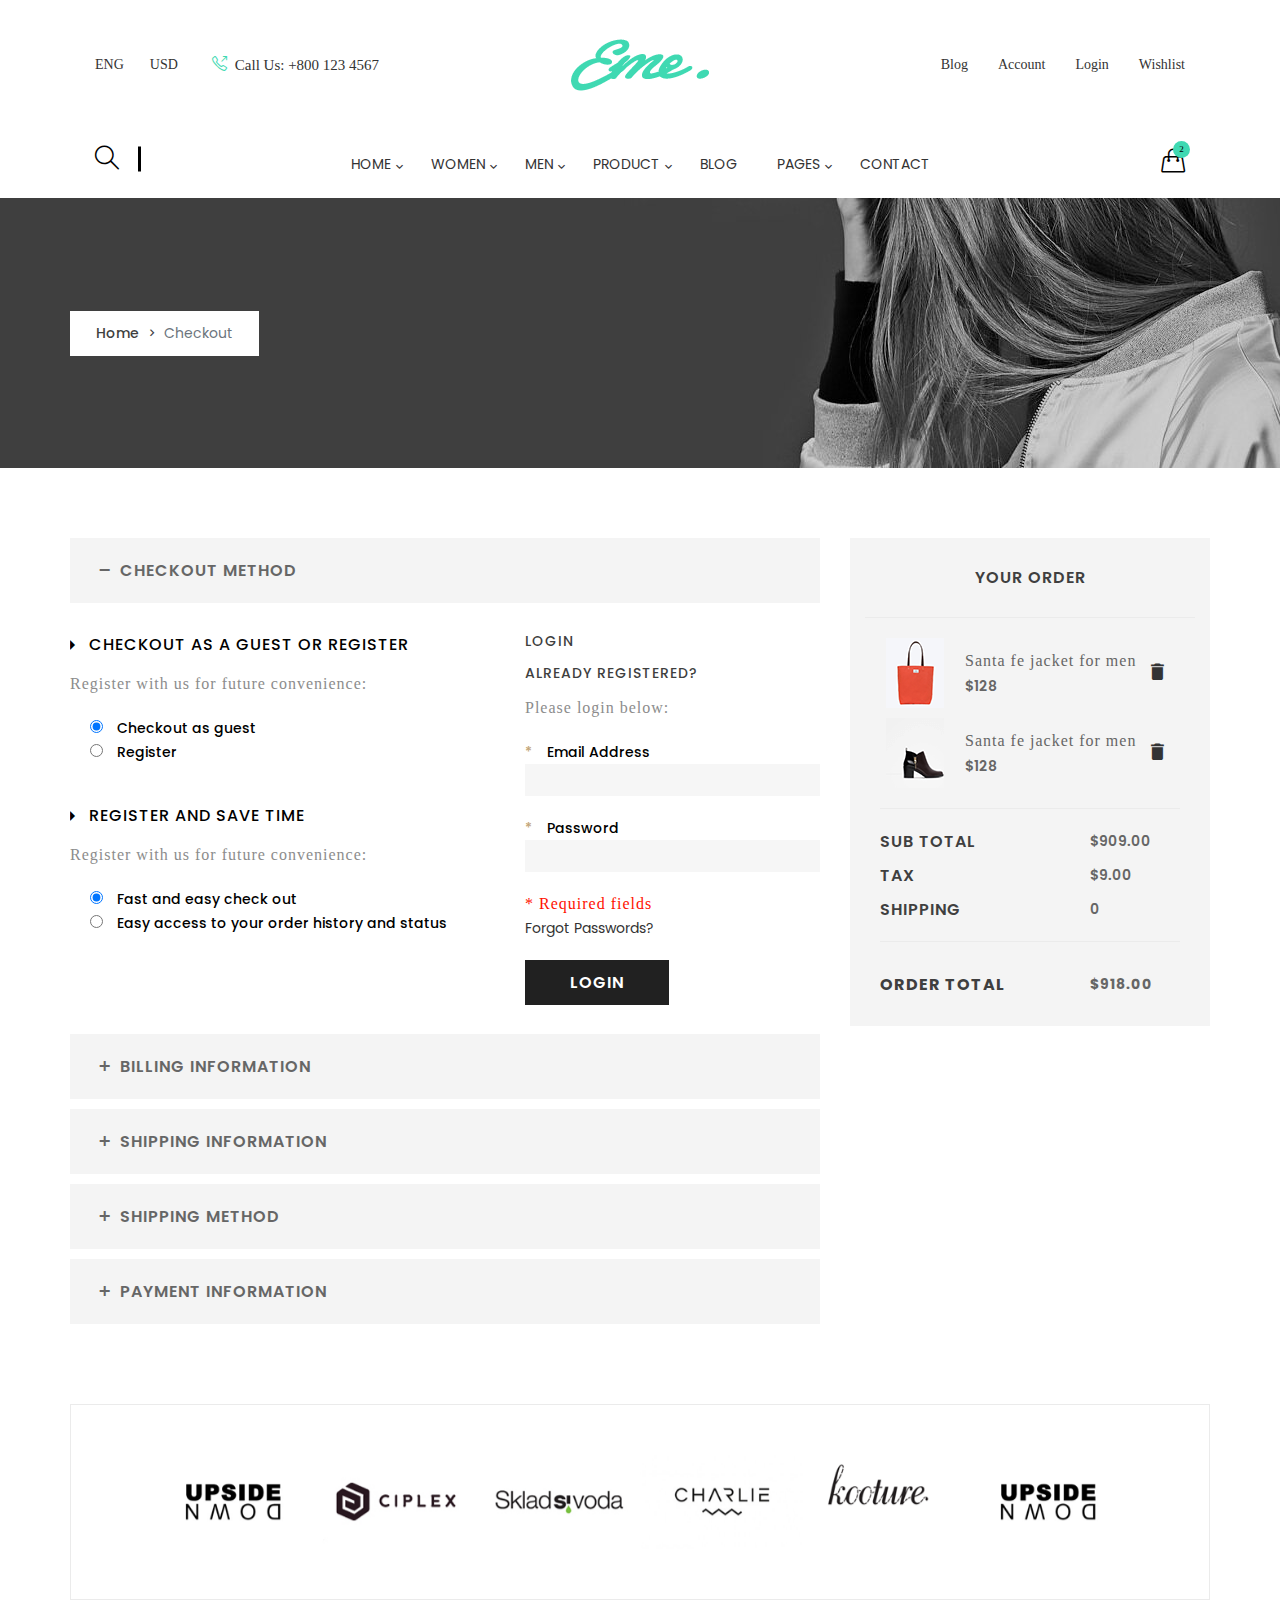
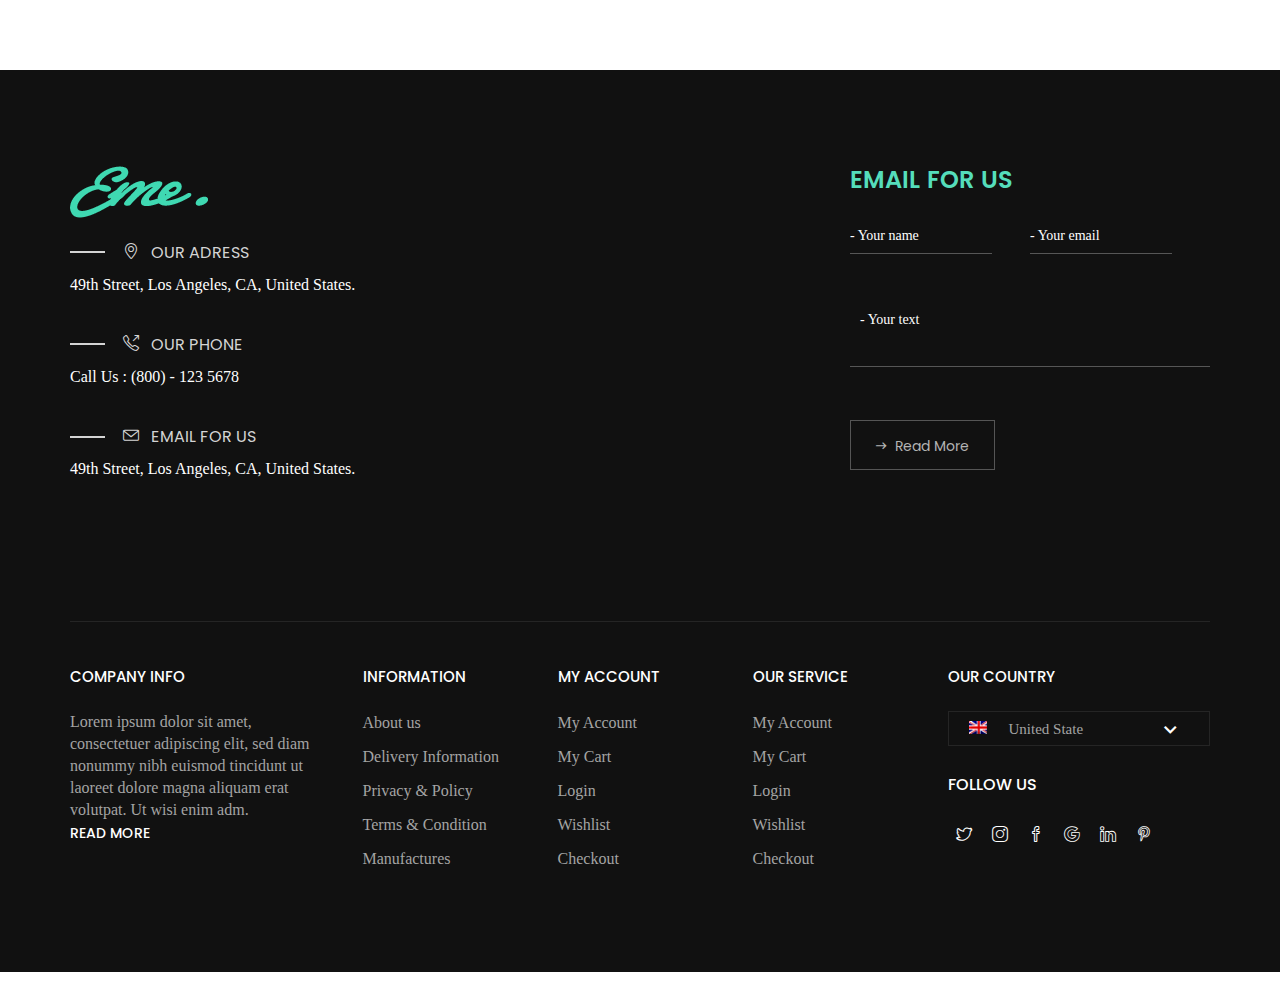
<file: htmldemo.net/eme/eme/checkout.html>
<!doctype html>
<html class="no-js" lang="en">

<!-- Mirrored from htmldemo.net/eme/eme/checkout.html by HTTrack Website Copier/3.x [XR&CO'2014], Wed, 15 Nov 2023 05:37:59 GMT -->
<head>
    <meta charset="utf-8">
    <meta http-equiv="x-ua-compatible" content="ie=edge">
    <title>Checkout || Eme - eCommerce HTML5 Template</title>
    <meta name="description" content="">
    <meta name="viewport" content="width=device-width, initial-scale=1">
    
    <!-- Place favicon.ico in the root directory -->
    <link rel="shortcut icon" type="image/x-icon" href="images/favicon.ico">
    <link rel="apple-touch-icon" href="apple-touch-icon.html">
    

    <!-- All css files are included here. -->
    <!-- Bootstrap fremwork main css -->
    <link rel="stylesheet" href="css/bootstrap.min.css">
    <!-- Owl Carousel min css -->
    <link rel="stylesheet" href="css/owl.carousel.min.css">
    <link rel="stylesheet" href="css/owl.theme.default.min.css">
    <!-- This core.css file contents all plugings css file. -->
    <link rel="stylesheet" href="css/core.css">
    <!-- Theme shortcodes/elements style -->
    <link rel="stylesheet" href="css/shortcode/shortcodes.css">
    <!-- Theme main style -->
    <link rel="stylesheet" href="style.css">
    <!-- Responsive css -->
    <link rel="stylesheet" href="css/responsive.css">
    <!-- User style -->
    <link rel="stylesheet" href="css/custom.css">


    <!-- Modernizr JS -->
    <script src="js/vendor/modernizr-2.8.3.min.js"></script>
</head>

<body>
    <!--[if lt IE 8]>
        <p class="browserupgrade">You are using an <strong>outdated</strong> browser. Please <a href="http://browsehappy.com/">upgrade your browser</a> to improve your experience.</p>
    <![endif]-->  

    <!-- Body main wrapper start -->
    <div class="wrapper">
        <!-- Start Header Style -->
        <header id="htc__header" class="htc__header__area header--one">
            <div class="header__top__area">
                <div class="container-fluid">
                    <div class="row">
                        <div class="col-md-5 col-lg-5 col-sm-12 col-xs-12">
                            <div class="ht__header__top__left">
                                <ul class="select__language hidden-sm hidden-xs">
                                    <li class="drop--lan"><a href="#">eng</a>
                                        <ul class="language__option">
                                            <li><a href="#">Engish</a></li>
                                            <li><a href="#">French</a></li>
                                            <li><a href="#">German</a></li>
                                        </ul>
                                    </li>
                                    <li class="drop--lan"><a href="#">usd</a>
                                        <ul class="language__option">
                                            <li><a href="#">USD</a></li>
                                            <li><a href="#">EUR</a></li>
                                        </ul>
                                    </li>
                                </ul>
                                <div class="htc__contact">
                                    <a href="#"><i class="icon-call-out icons"></i>Call Us: +800 123 4567</a>
                                </div>
                            </div>
                        </div>
                        <div class="col-md-2 col-lg-2 col-sm-12 col-xs-12">
                            <div class="logo">
                                <a href="index.html">
                                    <img src="images/logo/eme.png" alt="logo images">
                                </a>
                            </div>
                        </div>
                        <div class="col-md-5 col-lg-5 col-sm-12 col-xs-12">
                            <ul class="ht__header__right">
                                <li><a href="blog.html">Blog</a></li>
                                <li><a href="#">Account</a></li>
                                <li><a href="#">Login</a></li>
                                <li><a href="wishlist.html">Wishlist</a></li>
                            </ul>
                        </div>
                    </div>
                </div>
            </div>
            <!-- Start Mainmenu Area -->
            <div id="sticky-header-with-topbar" class="mainmenu__wrap sticky__header">
                <div class="container-fluid">
                    <div class="menumenu__container clearfix">
                        <div class="row justify-content-between">
                            <div class="col-md-2 col-lg-2 col-sm-3 col-xs-50">
                                <div class="header__search search search__open">
                                    <a href="#"><i class="icon-magnifier icons"></i></a>
                                </div>
                            </div>
                            <div class="col-md-8 col-lg-8 col-sm-6 col-xs-d-none">
                                <nav class="main__menu__nav d-none d-lg-block">
                                    <ul class="main__menu">
                                        <li class="drop"><a href="index.html">Home <i class="zmdi zmdi-chevron-down"></i></a>
                                            <ul class="dropdown">
                                                <li><a href="index.html">Home Version 01</a></li>
                                                <li><a href="index-2.html">Home Version 02</a></li>
                                                <li><a href="index-3.html">Home Version 03</a></li>
                                                <li><a href="index-4.html">Home Version 04</a></li>
                                                <li><a href="index-5.html">Home Version 05</a></li>
                                            </ul>
                                        </li>
                                        <li class="drop"><a href="#">women <i class="zmdi zmdi-chevron-down"></i></a>
                                            <ul class="dropdown mega_dropdown">
                                                <!-- Start Single Mega MEnu -->
                                                <li><a class="mega__title" href="shop.html">Shop Pages</a>
                                                    <ul class="mega__item">
                                                        <li><a href="product-grid.html">Product Grid</a></li>
                                                        <li><a href="product-list.html">Product List</a></li>
                                                        <li><a href="cart.html">cart</a></li>
                                                        <li><a href="checkout.html">checkout</a></li>
                                                        <li><a href="wishlist.html">wishlist</a></li>
                                                    </ul>
                                                </li>
                                                <!-- End Single Mega MEnu -->
                                                <!-- Start Single Mega MEnu -->
                                                <li><a class="mega__title" href="shop.html">Variable Product</a>
                                                    <ul class="mega__item">
                                                        <li><a href="#">Category</a></li>
                                                        <li><a href="#">My Account</a></li>
                                                        <li><a href="wishlist.html">Wishlist</a></li>
                                                        <li><a href="cart.html">Shopping Cart</a></li>
                                                        <li><a href="checkout.html">Checkout</a></li>
                                                    </ul>
                                                </li>
                                                <!-- End Single Mega MEnu -->
                                                <!-- Start Single Mega MEnu -->
                                                <li><a class="mega__title" href="shop.html">Product Types</a>
                                                    <ul class="mega__item">
                                                        <li><a href="#">Simple Product</a></li>
                                                        <li><a href="#">Variable Product</a></li>
                                                        <li><a href="#">Grouped Product</a></li>
                                                        <li><a href="#">Downloadable Product</a></li>
                                                        <li><a href="#">Simple Product</a></li>
                                                    </ul>
                                                </li>
                                                <!-- End Single Mega MEnu -->
                                            </ul>
                                        </li>
                                        <li class="drop"><a href="#">men <i class="zmdi zmdi-chevron-down"></i></a>
                                            <ul class="dropdown mega_dropdown">
                                                <!-- Start Single Mega MEnu -->
                                                <li><a class="mega__title" href="shop.html">Shop Pages</a>
                                                    <ul class="mega__item">
                                                        <li><a href="product-grid.html">Product Grid</a></li>
                                                        <li><a href="product-list.html">Product List</a></li>
                                                        <li><a href="cart.html">cart</a></li>
                                                        <li><a href="checkout.html">checkout</a></li>
                                                        <li><a href="wishlist.html">wishlist</a></li>
                                                    </ul>
                                                </li>
                                                <!-- End Single Mega MEnu -->
                                                <!-- Start Single Mega MEnu -->
                                                <li><a class="mega__title" href="shop.html">Variable Product</a>
                                                    <ul class="mega__item">
                                                        <li><a href="#">Category</a></li>
                                                        <li><a href="#">My Account</a></li>
                                                        <li><a href="wishlist.html">Wishlist</a></li>
                                                        <li><a href="cart.html">Shopping Cart</a></li>
                                                        <li><a href="checkout.html">Checkout</a></li>
                                                    </ul>
                                                </li>
                                                <!-- End Single Mega MEnu -->
                                                <!-- Start Single Mega MEnu -->
                                                <li><a class="mega__title" href="shop.html">Product Types</a>
                                                    <ul class="mega__item">
                                                        <li><a href="#">Simple Product</a></li>
                                                        <li><a href="#">Variable Product</a></li>
                                                        <li><a href="#">Grouped Product</a></li>
                                                        <li><a href="#">Downloadable Product</a></li>
                                                        <li><a href="#">Simple Product</a></li>
                                                    </ul>
                                                </li>
                                                <!-- End Single Mega MEnu -->
                                            </ul>
                                        </li>
                                        <li class="drop"><a href="#">Product <i class="zmdi zmdi-chevron-down"></i></a>
                                            <ul class="dropdown">
                                                <li><a href="product-grid.html">Product Grid</a></li>
                                                <li><a href="product-list.html">Product List</a></li>
                                                <li><a href="product-details.html">Product Details</a></li>
                                            </ul>
                                        </li>
                                        <li><a href="blog.html">blog</a></li>
                                        <li class="drop"><a href="#">Pages <i class="zmdi zmdi-chevron-down"></i></a>
                                            <ul class="dropdown">
                                                <li><a href="blog.html">Blog</a></li>
                                                <li><a href="blog-details.html">Blog Details</a></li>
                                                <li><a href="cart.html">Cart page</a></li>
                                                <li><a href="checkout.html">checkout</a></li>
                                                <li><a href="contact.html">contact</a></li>
                                                <li><a href="product-grid.html">product grid</a></li>
                                                <li><a href="product-list.html">product list</a></li>
                                                <li><a href="product-details.html">product details</a></li>
                                                <li><a href="wishlist.html">wishlist</a></li>
                                            </ul>
                                        </li>
                                        <li><a href="contact.html">contact</a></li>
                                    </ul>
                                </nav>
                            </div>
                            <div class="col-md-2 col-lg-2 col-sm-3 col-xs-50">
                                <div class="htc__shopping__cart">
                                    <a class="cart__menu" href="#"><i class="icon-handbag icons"></i></a>
                                    <a href="#"><span class="htc__qua">2</span></a>
                                </div>
                            </div>
                        </div>
                    </div>
                    <div class="mobile-menu-area"></div>
                    <div class="mobile-menu clearfix d-lg-none">
                        <nav id="mobile_dropdown">
                            <ul>
                                <li><a href="index.html">Home</a>
                                    <ul>
                                        <li><a href="index.html">Home Version 01</a></li>
                                        <li><a href="index-2.html">Home Version 02</a></li>
                                        <li><a href="index-3.html">Home Version 03</a></li>
                                        <li><a href="index-4.html">Home Version 04</a></li>
                                        <li><a href="index-5.html">Home Version 05</a></li>
                                    </ul>
                                </li>
                                <li><a href="blog.html">blog</a></li>
                                <li><a href="#">pages</a>
                                    <ul>
                                        <li><a href="blog.html">Blog</a></li>
                                        <li><a href="blog-details.html">Blog Details</a></li>
                                        <li><a href="cart.html">Cart page</a></li>
                                        <li><a href="checkout.html">checkout</a></li>
                                        <li><a href="contact.html">contact</a></li>
                                        <li><a href="product-grid.html">product grid</a></li>
                                        <li><a href="product-list.html">product list</a></li>
                                        <li><a href="product-details.html">product details</a></li>
                                        <li><a href="wishlist.html">wishlist</a></li>
                                    </ul>
                                </li>
                                <li><a href="contact.html">contact</a></li>
                            </ul>
                        </nav>
                    </div>
                </div>
            </div>
            <!-- End Mainmenu Area -->
        </header> 
        <!-- End Header Area -->

        <div class="body__overlay"></div>
        <!-- Start Offset Wrapper -->
        <div class="offset__wrapper">
            <!-- Start Search Popap -->
            <div class="search__area">
                <div class="container" >
                    <div class="row" >
                        <div class="col-md-12" >
                            <div class="search__inner">
                                <form action="#" method="get">
                                    <input placeholder="Search here... " type="text">
                                    <button type="submit"></button>
                                </form>
                                <div class="search__close__btn">
                                    <span class="search__close__btn_icon"><i class="zmdi zmdi-close"></i></span>
                                </div>
                            </div>
                        </div>
                    </div>
                </div>
            </div>
            <!-- End Search Popap -->
            <!-- Start Cart Panel -->
            <div class="shopping__cart">
                <div class="shopping__cart__inner">
                    <div class="offsetmenu__close__btn">
                        <a href="#"><i class="zmdi zmdi-close"></i></a>
                    </div>
                    <div class="shp__cart__wrap">
                        <div class="shp__single__product">
                            <div class="shp__pro__thumb">
                                <a href="#">
                                    <img src="images/product-2/sm-smg/1.jpg" alt="product images">
                                </a>
                            </div>
                            <div class="shp__pro__details">
                                <h2><a href="product-details.html">BO&Play Wireless Speaker</a></h2>
                                <span class="quantity">QTY: 1</span>
                                <span class="shp__price">$105.00</span>
                            </div>
                            <div class="remove__btn">
                                <a href="#" title="Remove this item"><i class="zmdi zmdi-close"></i></a>
                            </div>
                        </div>
                        <div class="shp__single__product">
                            <div class="shp__pro__thumb">
                                <a href="#">
                                    <img src="images/product-2/sm-smg/2.jpg" alt="product images">
                                </a>
                            </div>
                            <div class="shp__pro__details">
                                <h2><a href="product-details.html">Brone Candle</a></h2>
                                <span class="quantity">QTY: 1</span>
                                <span class="shp__price">$25.00</span>
                            </div>
                            <div class="remove__btn">
                                <a href="#" title="Remove this item"><i class="zmdi zmdi-close"></i></a>
                            </div>
                        </div>
                    </div>
                    <ul class="shoping__total">
                        <li class="subtotal">Subtotal:</li>
                        <li class="total__price">$130.00</li>
                    </ul>
                    <ul class="shopping__btn">
                        <li><a href="cart.html">View Cart</a></li>
                        <li class="shp__checkout"><a href="checkout.html">Checkout</a></li>
                    </ul>
                </div>
            </div>
            <!-- End Cart Panel -->
        </div>
        <!-- End Offset Wrapper -->
        <!-- Start Bradcaump area -->
        <div class="ht__bradcaump__area" style="background: rgba(0, 0, 0, 0) url(images/bg/4.jpg) no-repeat scroll center center / cover ;">
            <div class="ht__bradcaump__wrap">
                <div class="container">
                    <div class="row">
                        <div class="col-xs-12">
                            <div class="bradcaump__inner">
                                <nav class="bradcaump-inner">
                                  <a class="breadcrumb-item" href="index.html">Home</a>
                                  <span class="brd-separetor"><i class="zmdi zmdi-chevron-right"></i></span>
                                  <span class="breadcrumb-item active">checkout</span>
                                </nav>
                            </div>
                        </div>
                    </div>
                </div>
            </div>
        </div>
        <!-- End Bradcaump area -->
        <!-- cart-main-area start -->
        <div class="checkout-wrap ptb--70">
            <div class="container">
                <div class="row">
                    <div class="col-lg-8">
                        <div class="checkout__inner">
                            <div class="accordion-list">
                                <div class="accordion">
                                    <div class="accordion__title">
                                        Checkout Method
                                    </div>
                                    <div class="accordion__body">
                                        <div class="accordion__body__form">
                                            <div class="row">
                                                <div class="col-md-7">
                                                    <div class="checkout-method">
                                                        <form action="#">
                                                            <div class="checkout-method__single">
                                                                <h5 class="checkout-method__title"><i class="zmdi zmdi-caret-right"></i>CHECKOUT AS A GUEST OR REGISTER</h5>
                                                                <p class="checkout-method__subtitle">Register with us for future convenience:</p>
                                                                <div class="single-input">
                                                                    <input type="radio" id="checkout-method-1" name="checkout-method" checked="checked">
                                                                    <label for="checkout-method-1">Checkout as guest</label>
                                                                </div>
                                                                <div class="single-input">
                                                                    <input type="radio" id="checkout-method-2" name="checkout-method">
                                                                    <label for="checkout-method-2">Register</label>
                                                                </div>
                                                            </div>
                                                            <div class="checkout-method__single">
                                                                <h5 class="checkout-method__title"><i class="zmdi zmdi-caret-right"></i>REGISTER AND SAVE TIME</h5>
                                                                <p class="checkout-method__subtitle">Register with us for future convenience:</p>
                                                                <div class="single-input">
                                                                    <input type="radio" id="register-method-1" name="register-method" checked="checked">
                                                                    <label for="register-method-1">Fast and easy check out</label>
                                                                </div>
                                                                <div class="single-input">
                                                                    <input type="radio" id="register-method-2" name="register-method">
                                                                    <label for="register-method-2">Easy access to your order history and status</label>
                                                                </div>
                                                            </div>
                                                        </form>
                                                    </div>
                                                </div>
                                                <div class="col-md-5">
                                                    <div class="checkout-method__login">
                                                        <form action="#">
                                                            <h5 class="checkout-method__title">Login</h5>
                                                            <h5 class="checkout-method__title">Already Registered?</h5>
                                                            <p class="checkout-method__subtitle">Please login below:</p>
                                                            <div class="single-input">
                                                                <label for="user-email">Email Address</label>
                                                                <input type="email" id="user-email">
                                                            </div>
                                                            <div class="single-input">
                                                                <label for="user-pass">Password</label>
                                                                <input type="password" id="user-pass">
                                                            </div>
                                                            <p class="require">* Required fields</p>
                                                            <a href="#">Forgot Passwords?</a>
                                                            <div class="dark-btn">
                                                                <a href="#">LogIn</a>
                                                            </div>
                                                        </form>
                                                    </div>
                                                </div>
                                            </div>
                                        </div>
                                    </div>
                                    <div class="accordion__title">
                                        Billing Information
                                    </div>
                                    <div class="accordion__body">
                                        <div class="bilinfo">
                                            <form action="#">
                                                <div class="row">
                                                    <div class="col-md-12">
                                                        <div class="single-input mt-0">
                                                            <select name="bil-country" id="bil-country">
                                                                <option value="select">Select your country</option>
                                                                <option value="arb">Arab Emirates</option>
                                                                <option value="ban">Bangladesh</option>
                                                                <option value="ind">India</option>
                                                                <option value="uk">United Kingdom</option>
                                                                <option value="usa">United States</option>
                                                            </select>
                                                        </div>
                                                    </div>
                                                    <div class="col-md-6">
                                                        <div class="single-input">
                                                            <input type="text" placeholder="First name">
                                                        </div>
                                                    </div>
                                                    <div class="col-md-6">
                                                        <div class="single-input">
                                                            <input type="text" placeholder="Last name">
                                                        </div>
                                                    </div>
                                                    <div class="col-md-12">
                                                        <div class="single-input">
                                                            <input type="text" placeholder="Company name">
                                                        </div>
                                                    </div>
                                                    <div class="col-md-12">
                                                        <div class="single-input">
                                                            <input type="text" placeholder="Street Address">
                                                        </div>
                                                    </div>
                                                    <div class="col-md-12">
                                                        <div class="single-input">
                                                            <input type="text" placeholder="Apartment/Block/House (optional)">
                                                        </div>
                                                    </div>
                                                    <div class="col-md-6">
                                                        <div class="single-input">
                                                            <input type="text" placeholder="City/State">
                                                        </div>
                                                    </div>
                                                    <div class="col-md-6">
                                                        <div class="single-input">
                                                            <input type="text" placeholder="Post code/ zip">
                                                        </div>
                                                    </div>
                                                    <div class="col-md-6">
                                                        <div class="single-input">
                                                            <input type="email" placeholder="Email address">
                                                        </div>
                                                    </div>
                                                    <div class="col-md-6">
                                                        <div class="single-input">
                                                            <input type="text" placeholder="Phone number">
                                                        </div>
                                                    </div>
                                                </div>
                                            </form>
                                        </div>
                                    </div>
                                    <div class="accordion__title">
                                        shipping information
                                    </div>
                                    <div class="accordion__body">
                                        <div class="shipinfo">
                                            <h3 class="shipinfo__title">Shipping Address</h3>
                                            <p><b>Address:</b> Bootexperts, Banasree D-Block, Dhaka 1219, Bangladesh</p>
                                            <a href="#" class="ship-to-another-trigger"><i class="zmdi zmdi-long-arrow-right"></i>Ship to another address</a>
                                            <div class="ship-to-another-content">
                                                <form action="#">
                                                    <div class="row">
                                                        <div class="col-md-12">
                                                            <div class="single-input mt-0">
                                                                <select name="bil-country" id="another-bil-country">
                                                                    <option value="select">Select your country</option>
                                                                    <option value="arb">Arab Emirates</option>
                                                                    <option value="ban">Bangladesh</option>
                                                                    <option value="ind">India</option>
                                                                    <option value="uk">United Kingdom</option>
                                                                    <option value="usa">United States</option>
                                                                </select>
                                                            </div>
                                                        </div>
                                                        <div class="col-md-6">
                                                            <div class="single-input">
                                                                <input type="text" placeholder="First name">
                                                            </div>
                                                        </div>
                                                        <div class="col-md-6">
                                                            <div class="single-input">
                                                                <input type="text" placeholder="Last name">
                                                            </div>
                                                        </div>
                                                        <div class="col-md-12">
                                                            <div class="single-input">
                                                                <input type="text" placeholder="Company name">
                                                            </div>
                                                        </div>
                                                        <div class="col-md-12">
                                                            <div class="single-input">
                                                                <input type="text" placeholder="Street Address">
                                                            </div>
                                                        </div>
                                                        <div class="col-md-12">
                                                            <div class="single-input">
                                                                <input type="text" placeholder="Apartment/Block/House (optional)">
                                                            </div>
                                                        </div>
                                                        <div class="col-md-6">
                                                            <div class="single-input">
                                                                <input type="text" placeholder="City/State">
                                                            </div>
                                                        </div>
                                                        <div class="col-md-6">
                                                            <div class="single-input">
                                                                <input type="text" placeholder="Post code/ zip">
                                                            </div>
                                                        </div>
                                                        <div class="col-md-6">
                                                            <div class="single-input">
                                                                <input type="email" placeholder="Email address">
                                                            </div>
                                                        </div>
                                                        <div class="col-md-6">
                                                            <div class="single-input">
                                                                <input type="text" placeholder="Phone number">
                                                            </div>
                                                        </div>
                                                    </div>
                                                </form>
                                            </div>
                                        </div>
                                    </div>
                                    <div class="accordion__title">
                                        shipping method
                                    </div>
                                    <div class="accordion__body">
                                        <div class="shipmethod">
                                            <form action="#">
                                                <div class="single-input">
                                                    <p>
                                                        <input type="radio" name="ship-method" id="ship-fast">
                                                        <label for="ship-fast">First shipping</label>
                                                    </p>
                                                    <p>Lorem ipsum dolor sit amet, consectetur adipisicing elit. Aliquid voluptatum quaerat totam hic suscipit quam repellat debitis ad sed aperiam quisquam quibusdam enim labore, ipsa illo, natus ipsam temporibus officia.</p>
                                                </div>
                                                <div class="single-input">
                                                    <p>
                                                        <input type="radio" name="ship-method" id="ship-normal">
                                                        <label for="ship-normal">Normal shipping</label>
                                                    </p>
                                                    <p>Lorem ipsum dolor sit amet, consectetur adipisicing elit. Magnam maxime, eaque eos! Quidem officia similique, fuga consequatur vero? Quis autem dicta voluptatibus veniam temporibus rem reprehenderit placeat quaerat sunt ducimus.</p>
                                                </div>
                                            </form>
                                        </div>
                                    </div>
                                    <div class="accordion__title">
                                        payment information
                                    </div>
                                    <div class="accordion__body">
                                        <div class="paymentinfo">
                                            <div class="single-method">
                                                <a href="#"><i class="zmdi zmdi-long-arrow-right"></i>Check/ Money Order</a>
                                            </div>
                                            <div class="single-method">
                                                <a href="#" class="paymentinfo-credit-trigger"><i class="zmdi zmdi-long-arrow-right"></i>Credit Card</a>
                                            </div>
                                            <div class="paymentinfo-credit-content">
                                                <form action="#">
                                                    <div class="row">
                                                        <div class="col-md-12">
                                                            <div class="single-input mt-0">
                                                                <input type="text" placeholder="Name on card">
                                                            </div>
                                                        </div>
                                                        <div class="col-md-12">
                                                            <div class="single-input">
                                                                <select name="bil-country" id="payment-info-type">
                                                                    <option value="select">Card type</option>
                                                                    <option value="card-1">Card type 1</option>
                                                                    <option value="card-2">Card type 2</option>
                                                                    <option value="card-3">Card type 3</option>
                                                                </select>
                                                            </div>
                                                        </div>
                                                        <div class="col-md-12">
                                                            <div class="single-input">
                                                                <input type="text" placeholder="Credit Card Number*">
                                                            </div>
                                                        </div>
                                                        <div class="col-md-6">
                                                            <div class="single-input">
                                                                <select>
                                                                    <option>Select Month</option>
                                                                    <option>Jan</option>
                                                                    <option>Feb</option>
                                                                    <option>Mar</option>
                                                                    <option>Apr</option>
                                                                    <option>May</option>
                                                                    <option>Jun</option>
                                                                    <option>Jul</option>
                                                                    <option>Aug</option>
                                                                    <option>Sep</option>
                                                                    <option>Oct</option>
                                                                    <option>Nov</option>
                                                                    <option>Dec</option>
                                                                </select>
                                                            </div>
                                                        </div>
                                                        <div class="col-md-6">
                                                            <div class="single-input">
                                                                <select>
                                                                    <option>Select Year</option>
                                                                    <option>2015</option>
                                                                    <option>2021</option>
                                                                    <option>2017</option>
                                                                    <option>2018</option>
                                                                    <option>2019</option>
                                                                    <option>2020</option>
                                                                    <option>2021</option>
                                                                    <option>2022</option>
                                                                    <option>2023</option>
                                                                </select>
                                                            </div>
                                                        </div>
                                                        <div class="col-md-12">
                                                            <div class="single-input">
                                                                <input type="text" placeholder="Card verification number*">
                                                            </div>
                                                        </div>
                                                    </div>
                                                </form>
                                            </div>
                                        </div>
                                    </div>
                                </div>
                            </div>
                        </div>
                    </div>
                    <div class="col-lg-4">
                        <div class="order-details">
                            <h5 class="order-details__title">Your Order</h5>
                            <div class="order-details__item">
                                <div class="single-item">
                                    <div class="single-item__thumb">
                                        <img src="images/cart/1.png" alt="ordered item">
                                    </div>
                                    <div class="single-item__content">
                                        <a href="#">Santa fe jacket for men</a>
                                        <span class="price">$128</span>
                                    </div>
                                    <div class="single-item__remove">
                                        <a href="#"><i class="zmdi zmdi-delete"></i></a>
                                    </div>
                                </div>
                                <div class="single-item">
                                    <div class="single-item__thumb">
                                        <img src="images/cart/2.png" alt="ordered item">
                                    </div>
                                    <div class="single-item__content">
                                        <a href="#">Santa fe jacket for men</a>
                                        <span class="price">$128</span>
                                    </div>
                                    <div class="single-item__remove">
                                        <a href="#"><i class="zmdi zmdi-delete"></i></a>
                                    </div>
                                </div>
                            </div>
                            <div class="order-details__count">
                                <div class="order-details__count__single">
                                    <h5>sub total</h5>
                                    <span class="price">$909.00</span>
                                </div>
                                <div class="order-details__count__single">
                                    <h5>Tax</h5>
                                    <span class="price">$9.00</span>
                                </div>
                                <div class="order-details__count__single">
                                    <h5>Shipping</h5>
                                    <span class="price">0</span>
                                </div>
                            </div>
                            <div class="ordre-details__total">
                                <h5>Order total</h5>
                                <span class="price">$918.00</span>
                            </div>
                        </div>
                    </div>
                </div>
            </div>
        </div>

        <!-- cart-main-area end -->
        <!-- Start Brand Area -->
        <div class="htc__brand__area pb--70 bg__white">
            <div class="container">
                <div class="row">
                    <div class="col-md-12">
                        <div class="ht__brand__inner">
                            <ul class="brand__list owl-carousel owl-theme clearfix">
                                <li><a href="#"><img src="images/brand/1.png" alt="brand images"></a></li>
                                <li><a href="#"><img src="images/brand/2.png" alt="brand images"></a></li>
                                <li><a href="#"><img src="images/brand/3.png" alt="brand images"></a></li>
                                <li><a href="#"><img src="images/brand/4.png" alt="brand images"></a></li>
                                <li><a href="#"><img src="images/brand/5.png" alt="brand images"></a></li>
                                <li><a href="#"><img src="images/brand/1.png" alt="brand images"></a></li>
                                <li><a href="#"><img src="images/brand/2.png" alt="brand images"></a></li>
                            </ul>
                        </div>
                    </div>
                </div>
            </div>
        </div>
        <!-- End Brand Area -->
        <!-- Start Banner Area -->
        <div class="htc__instagram__area">
            <ul class="htc__instagram__posts owl-carousel clearfix">
                <li>
                    <a href="#">
                        <img src="images/banner/bn-3/1.jpg" alt="banner images">
                        <i class="zmdi zmdi-instagram"></i>
                    </a>
                </li>
                <li>
                    <a href="#">
                        <img src="images/banner/bn-3/2.jpg" alt="banner images">
                        <i class="zmdi zmdi-instagram"></i>
                    </a>
                </li>
                <li>
                    <a href="#">
                        <img src="images/banner/bn-3/3.jpg" alt="banner images">
                        <i class="zmdi zmdi-instagram"></i>
                    </a>
                </li>
                <li>
                    <a href="#">
                        <img src="images/banner/bn-3/4.jpg" alt="banner images">
                        <i class="zmdi zmdi-instagram"></i>
                    </a>
                </li>
                <li>
                    <a href="#">
                        <img src="images/banner/bn-3/5.jpg" alt="banner images">
                        <i class="zmdi zmdi-instagram"></i>
                    </a>
                </li>
                <li>
                    <a href="#">
                        <img src="images/banner/bn-3/6.jpg" alt="banner images">
                        <i class="zmdi zmdi-instagram"></i>
                    </a>
                </li>
                <li>
                    <a href="#">
                        <img src="images/banner/bn-3/1.jpg" alt="banner images">
                        <i class="zmdi zmdi-instagram"></i>
                    </a>
                </li>
                <li>
                    <a href="#">
                        <img src="images/banner/bn-3/2.jpg" alt="banner images">
                        <i class="zmdi zmdi-instagram"></i>
                    </a>
                </li>
            </ul>
        </div>
        <!-- End Banner Area -->
        <!-- Start Footer Area -->
        <footer id="htc__footer">
            <!-- Start Footer Top Area -->
            <div class="footer__top__area bg__cat--1">
                <div class="container">
                    <div class="row">
                        <div class="col-md-12">
                            <div class="footer__top__wrap clearfix">
                                <div class="row mb-n-30px">
                                    <div class="col-md-6 col-lg-4 col-sm-6 col-xs-12 mb-30px">
                                        <div class="footer__top">
                                            <div class="ft__logo">
                                                <a href="index.html">
                                                    <img src="images/logo/eme.png" alt="logo">
                                                </a>
                                            </div>
                                            <div class="ft__address__wrap">
                                                <div class="ft__address">
                                                    <div class="ft__title">
                                                        <h4><i class="icon-location-pin icons"></i>Our Adress</h4>
                                                    </div>
                                                    <div class="ft__details">
                                                        <p>49th Street, Los Angeles, CA, United States.</p>
                                                    </div>
                                                </div>
                                                <div class="ft__address">
                                                    <div class="ft__title">
                                                        <h4><i class="icon-call-out icons"></i>Our Phone</h4>
                                                    </div>
                                                    <div class="ft__details">
                                                        <p>Call Us : (800) - 123 5678 </p>
                                                    </div>
                                                </div>
                                                <div class="ft__address">
                                                    <div class="ft__title">
                                                        <h4><i class="icon-envelope icons"></i>email for us</h4>
                                                    </div>
                                                    <div class="ft__details">
                                                        <p>49th Street, Los Angeles, CA, United States.</p>
                                                    </div>
                                                </div>
                                            </div>
                                        </div>
                                    </div>
                                    <div class="col-md-6 col-lg-4 col-sm-6 col-xs-12 mb-30px">
                                        <div class="mapouter">
                                            <div class="gmap_canvas">
                                                <iframe id="gmap_canvas" src="https://maps.google.com/maps?q=121%20King%20St%2C%20Melbourne%20VIC%203000%2C%20Australia&amp;t=&amp;z=13&amp;ie=UTF8&amp;iwloc=&amp;output=embed"></iframe>
                                                <a href="https://sites.google.com/view/maps-api-v2/mapv2"></a>
                                            </div>
                                        </div>
                                    </div>
                                    <div class="col-md-12 col-lg-4 col-sm-12 col-xs-12 mb-30px">
                                        <div class="footer__top">
                                            <h2 class="ft__top__title">Email for us</h2>
                                            <div class="footer__input__form">
                                                <div class="ft__input__box name">
                                                    <input type="text" placeholder="- Your name">
                                                    <input type="email" placeholder="- Your email">
                                                </div>
                                                <div class="ft__input__box">
                                                    <textarea name="message" placeholder="- Your text"></textarea>
                                                </div>
                                                <div class="ft__btn">
                                                    <a href="#"><i class="zmdi zmdi-long-arrow-right"></i>Read More</a>
                                                </div>
                                            </div>
                                        </div>
                                    </div>
                                </div>
                            </div>
                        </div>
                    </div>
                </div>
            </div>
            <!-- End Footer Top Area -->
            <!-- Start Footer Widget -->
            <div class="footer__container bg__cat--1">
                <div class="container">
                    <div class="row mb-n-30px">
                        <!-- Start Single Footer Widget -->
                        <div class="col-lg-3 col-md-9 col-xs-12 mb-30px">
                            <div class="footer">
                                <h2 class="title__line--2">company info</h2>
                                <div class="ft__details">
                                    <p>Lorem ipsum dolor sit amet, consectetuer adipiscing elit, sed diam nonummy nibh euismod tincidunt ut laoreet dolore magna aliquam erat volutpat. Ut wisi enim adm.</p>
                                    <div class="footer__btn m-md-0">
                                        <a href="#">read more</a>
                                    </div>
                                </div>
                            </div>
                        </div>
                        <!-- End Single Footer Widget -->
                        <!-- Start Single Footer Widget -->
                        <div class="col-lg-2 col-md-4 col-sm-6 mb-30px">
                            <div class="footer">
                                <h2 class="title__line--2">information</h2>
                                <div class="ft__inner">
                                    <ul class="ft__list">
                                        <li><a href="about.html">About us</a></li>
                                        <li><a href="#">Delivery Information</a></li>
                                        <li><a href="#">Privacy & Policy</a></li>
                                        <li><a href="#">Terms  & Condition</a></li>
                                        <li><a href="#">Manufactures</a></li>
                                    </ul>
                                </div>
                            </div>
                        </div>
                        <!-- End Single Footer Widget -->
                        <!-- Start Single Footer Widget -->
                        <div class="col-lg-2 col-md-4 col-sm-6 mb-30px">
                            <div class="footer">
                                <h2 class="title__line--2">my account</h2>
                                <div class="ft__inner">
                                    <ul class="ft__list">
                                        <li><a href="#">My Account</a></li>
                                        <li><a href="cart.html">My Cart</a></li>
                                        <li><a href="#">Login</a></li>
                                        <li><a href="wishlist.html">Wishlist</a></li>
                                        <li><a href="checkout.html">Checkout</a></li>
                                    </ul>
                                </div>
                            </div>
                        </div>
                        <!-- End Single Footer Widget -->
                        <!-- Start Single Footer Widget -->
                        <div class="col-lg-2 col-md-4 col-sm-6 mb-30px">
                            <div class="footer">
                                <h2 class="title__line--2">Our service</h2>
                                <div class="ft__inner">
                                    <ul class="ft__list">
                                        <li><a href="#">My Account</a></li>
                                        <li><a href="cart.html">My Cart</a></li>
                                        <li><a href="#">Login</a></li>
                                        <li><a href="wishlist.html">Wishlist</a></li>
                                        <li><a href="checkout.html">Checkout</a></li>
                                    </ul>
                                </div>
                            </div>
                        </div>
                        <!-- End Single Footer Widget -->
                        <!-- Start Single Footer Widget -->
                        <div class="col-lg-3 col-md-6 col-sm-6 mb-30px">
                            <div class="footer">
                                <h2 class="title__line--2">Our country</h2>
                                <div class="ft__inner">
                                    <ul class="lan__select">
                                        <li><a href="#">United State</a></li>
                                            <ul class="drop__ountry">
                                                <li><a href="#">United State</a></li>
                                                <li><a href="#">United State</a></li>
                                                <li><a href="#">United State</a></li>
                                                <li><a href="#">United State</a></li>
                                            </ul>
                                        
                                    </ul>
                                    <div class="ft__social__link">
                                        <span>follow us</span>
                                        <ul class="social__link">
                                            <li><a href="https://twitter.com/" target="_blank"><i class="icon-social-twitter icons"></i></a></li>

                                            <li><a href="https://www.instagram.com/" target="_blank"><i class="icon-social-instagram icons"></i></a></li>

                                            <li><a href="https://www.facebook.com/" target="_blank"><i class="icon-social-facebook icons"></i></a></li>

                                            <li><a href="https://plus.google.com/" target="_blank"><i class="icon-social-google icons"></i></a></li>

                                            <li><a href="#" target="_blank"><i class="icon-social-linkedin icons"></i></a></li>

                                            <li><a href="#" target="_blank"><i class="icon-social-pinterest icons"></i></a></li>
                                        </ul>
                                    </div>
                                </div>
                            </div>
                        </div>
                        <!-- End Single Footer Widget -->
                    </div>
                </div>
            </div>
            <!-- End Footer Widget -->
            <!-- Start Copyright Area -->
            <div class="htc__copyright bg__white">
                <div class="container">
                    <div class="row">
                        <div class="col-xs-12">
                            <div class="copyright__inner text-center">
                                <p>Copyright© <a href="https://hasthemes.com/" target="blank">HasThemes</a> 2021. All right reserved.</p>
                                <a href="#"><img src="images/others/shape/paypol.png" alt="payment images"></a>
                            </div>
                        </div>
                    </div>
                </div>
            </div>
            <!-- End Copyright Area -->
        </footer>
        <!-- End Footer Style -->
    </div>
    <!-- Body main wrapper end -->

    <!-- Placed js at the end of the document so the pages load faster -->

    <!-- jquery latest version -->
    <script src="js/vendor/jquery-1.12.4.min.js"></script>
    <!-- Bootstrap framework js -->
    <script src="js/bootstrap.min.js"></script>
    <!-- All js plugins included in this file. -->
    <script src="js/plugins.js"></script>
    <script src="js/slick.min.js"></script>
    <script src="js/owl.carousel.min.js"></script>
    <!-- Waypoints.min.js. -->
    <script src="js/waypoints.min.js"></script>
    <!-- Main js file that contents all jQuery plugins activation. -->
    <script src="js/main.js"></script>

</body>


<!-- Mirrored from htmldemo.net/eme/eme/checkout.html by HTTrack Website Copier/3.x [XR&CO'2014], Wed, 15 Nov 2023 05:38:00 GMT -->
</html>
</file>
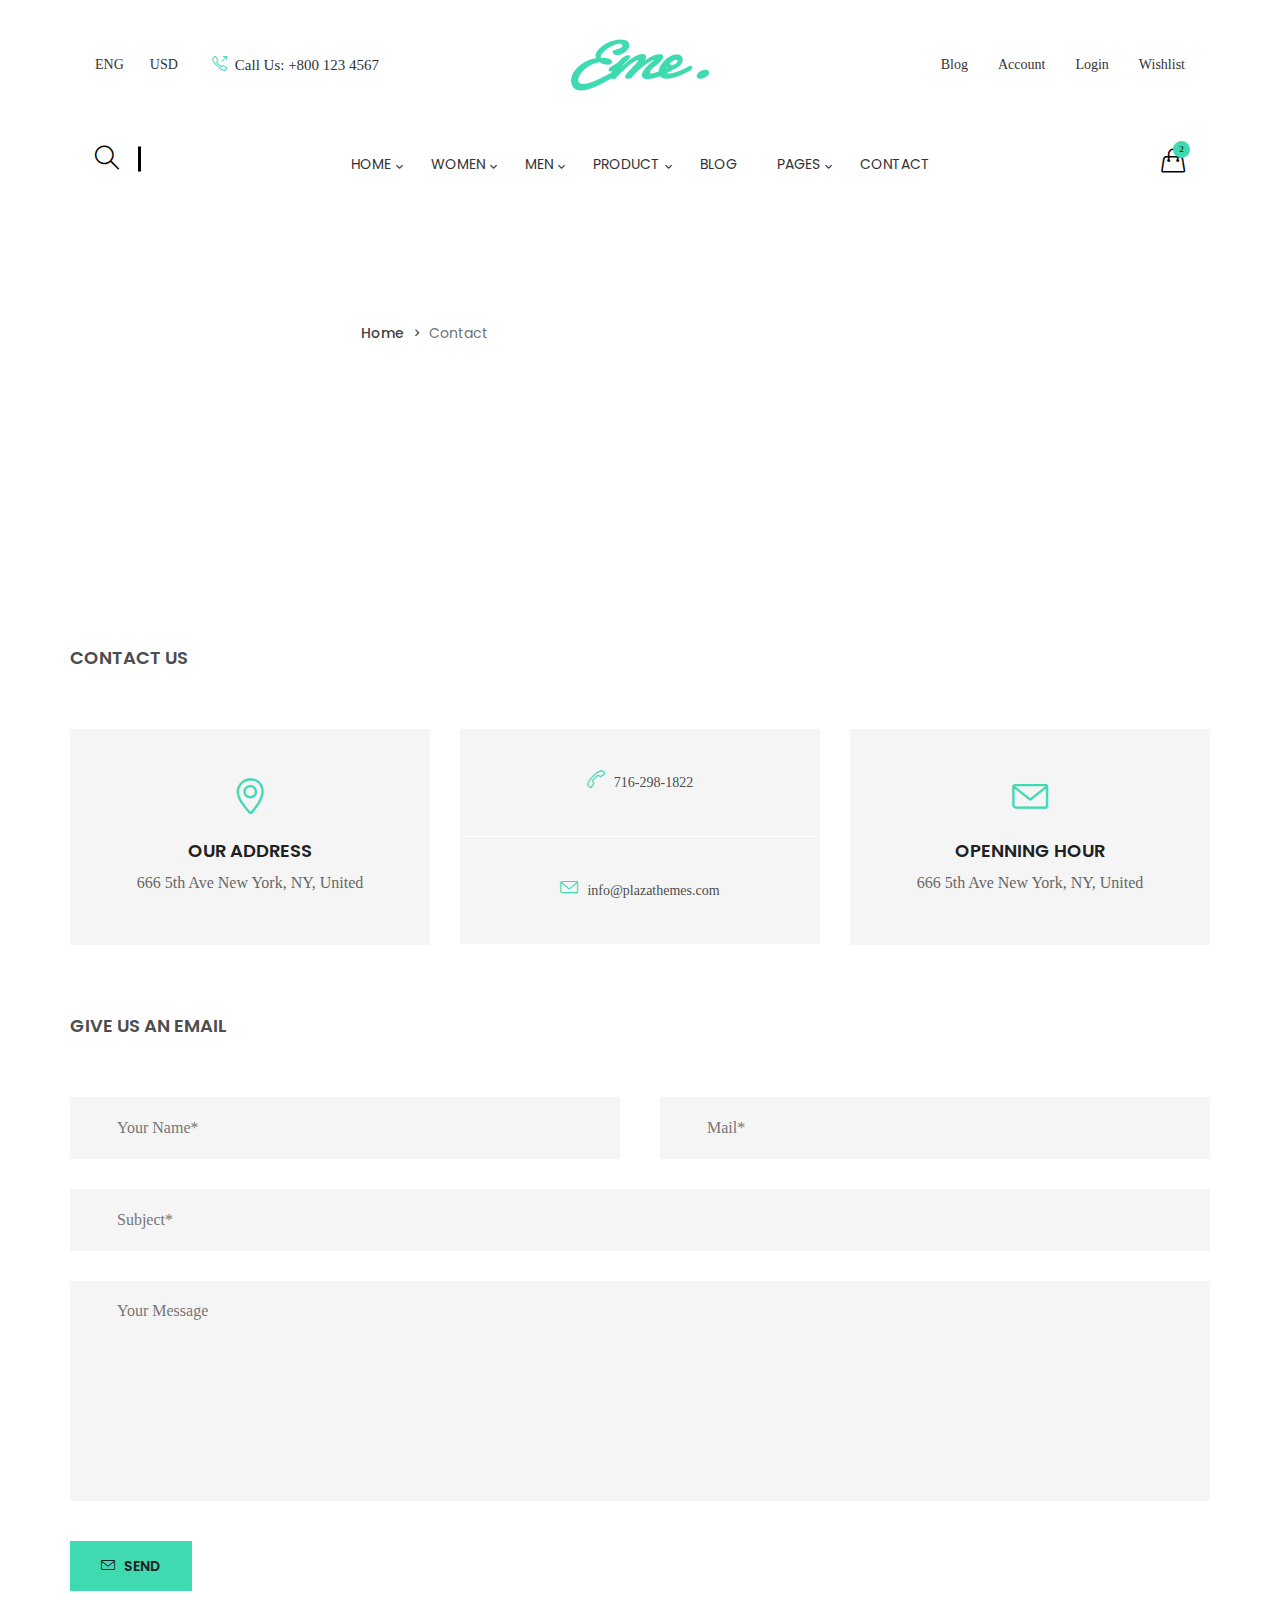
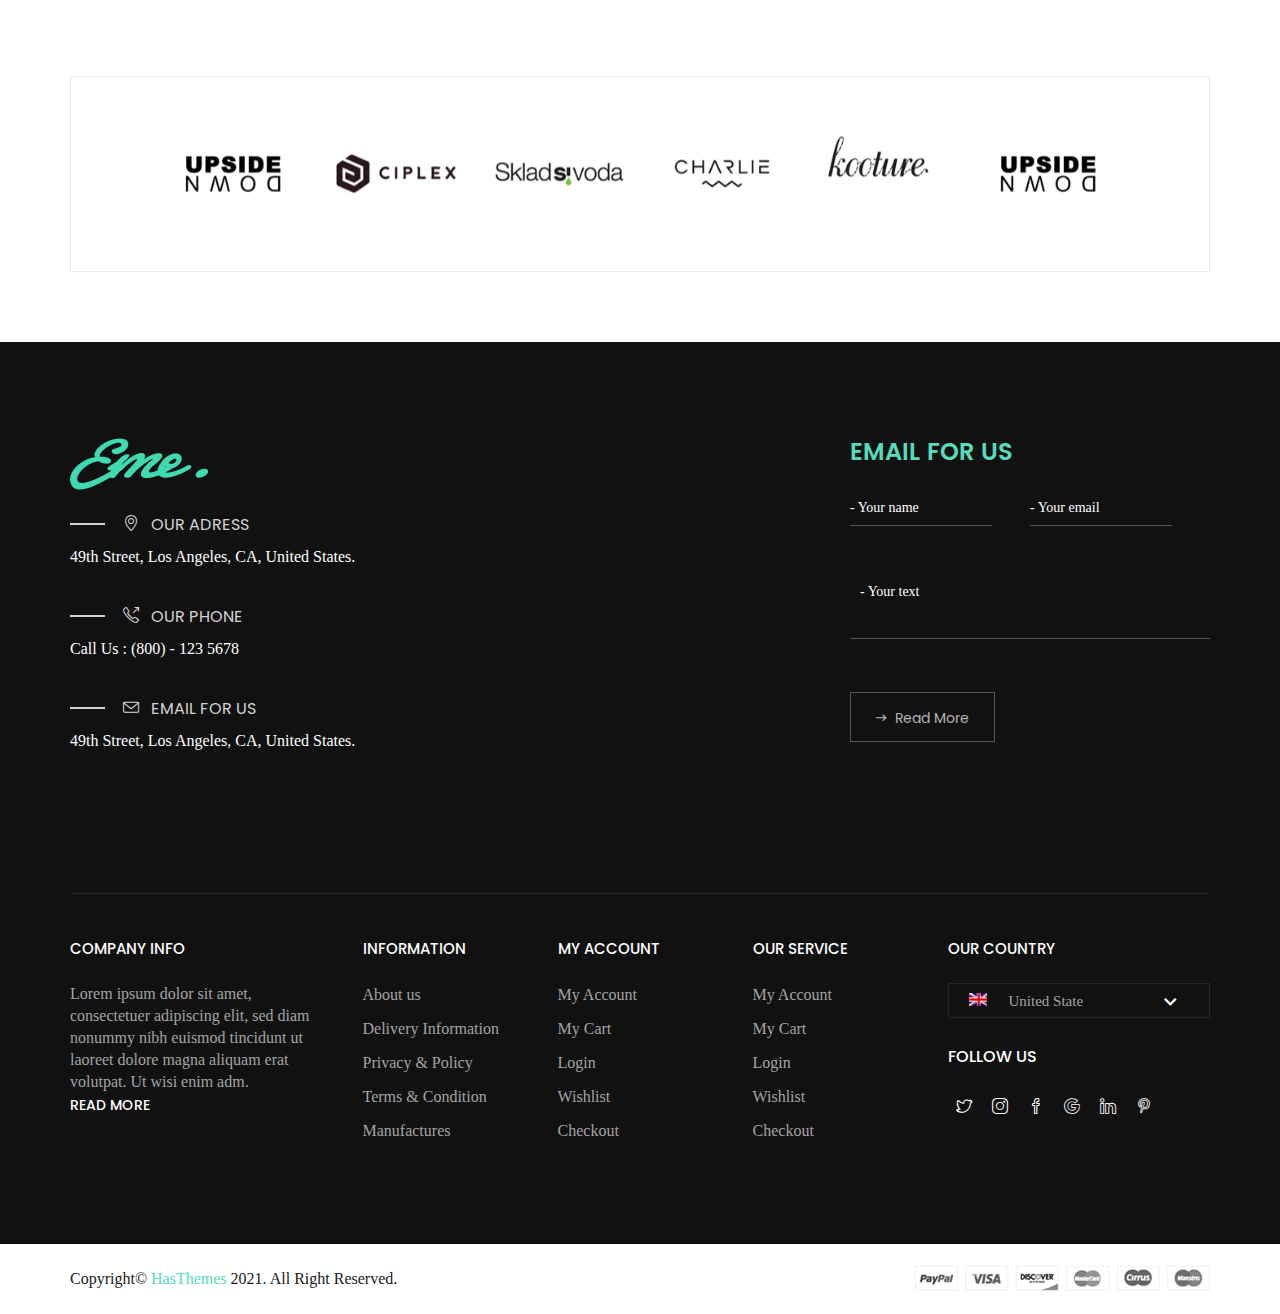
<file: htmldemo.net/eme/eme/contact.html>
<!doctype html>
<html class="no-js" lang="en">

<!-- Mirrored from htmldemo.net/eme/eme/contact.html by HTTrack Website Copier/3.x [XR&CO'2014], Wed, 15 Nov 2023 05:38:05 GMT -->
<head>
    <meta charset="utf-8">
    <meta http-equiv="x-ua-compatible" content="ie=edge">
    <title>Contact || Eme - eCommerce HTML5 Template</title>
    <meta name="description" content="">
    <meta name="viewport" content="width=device-width, initial-scale=1">
    
    <!-- Place favicon.ico in the root directory -->
    <link rel="shortcut icon" type="image/x-icon" href="images/favicon.ico">
    <link rel="apple-touch-icon" href="apple-touch-icon.html">
    

    <!-- All css files are included here. -->
    <!-- Bootstrap fremwork main css -->
    <link rel="stylesheet" href="css/bootstrap.min.css">
    <!-- Owl Carousel min css -->
    <link rel="stylesheet" href="css/owl.carousel.min.css">
    <link rel="stylesheet" href="css/owl.theme.default.min.css">
    <!-- This core.css file contents all plugings css file. -->
    <link rel="stylesheet" href="css/core.css">
    <!-- Theme shortcodes/elements style -->
    <link rel="stylesheet" href="css/shortcode/shortcodes.css">
    <!-- Theme main style -->
    <link rel="stylesheet" href="style.css">
    <!-- Responsive css -->
    <link rel="stylesheet" href="css/responsive.css">
    <!-- User style -->
    <link rel="stylesheet" href="css/custom.css">


    <!-- Modernizr JS -->
    <script src="js/vendor/modernizr-2.8.3.min.js"></script>
</head>

<body>
    <!--[if lt IE 8]>
        <p class="browserupgrade">You are using an <strong>outdated</strong> browser. Please <a href="http://browsehappy.com/">upgrade your browser</a> to improve your experience.</p>
    <![endif]-->  

    <!-- Body main wrapper start -->
    <div class="wrapper">
        <!-- Start Header Style -->
        <header id="htc__header" class="htc__header__area header--one">
            <div class="header__top__area">
                <div class="container-fluid">
                    <div class="row">
                        <div class="col-md-5 col-lg-5 col-sm-12 col-xs-12">
                            <div class="ht__header__top__left">
                                <ul class="select__language hidden-sm hidden-xs">
                                    <li class="drop--lan"><a href="#">eng</a>
                                        <ul class="language__option">
                                            <li><a href="#">Engish</a></li>
                                            <li><a href="#">French</a></li>
                                            <li><a href="#">German</a></li>
                                        </ul>
                                    </li>
                                    <li class="drop--lan"><a href="#">usd</a>
                                        <ul class="language__option">
                                            <li><a href="#">USD</a></li>
                                            <li><a href="#">EUR</a></li>
                                        </ul>
                                    </li>
                                </ul>
                                <div class="htc__contact">
                                    <a href="#"><i class="icon-call-out icons"></i>Call Us: +800 123 4567</a>
                                </div>
                            </div>
                        </div>
                        <div class="col-md-2 col-lg-2 col-sm-12 col-xs-12">
                            <div class="logo">
                                <a href="index.html">
                                    <img src="images/logo/eme.png" alt="logo images">
                                </a>
                            </div>
                        </div>
                        <div class="col-md-5 col-lg-5 col-sm-12 col-xs-12">
                            <ul class="ht__header__right">
                                <li><a href="blog.html">Blog</a></li>
                                <li><a href="#">Account</a></li>
                                <li><a href="#">Login</a></li>
                                <li><a href="wishlist.html">Wishlist</a></li>
                            </ul>
                        </div>
                    </div>
                </div>
            </div>
            <!-- Start Mainmenu Area -->
            <div id="sticky-header-with-topbar" class="mainmenu__wrap sticky__header">
                <div class="container-fluid">
                    <div class="menumenu__container clearfix">
                        <div class="row justify-content-between">
                            <div class="col-md-2 col-lg-2 col-sm-3 col-xs-50">
                                <div class="header__search search search__open">
                                    <a href="#"><i class="icon-magnifier icons"></i></a>
                                </div>
                            </div>
                            <div class="col-md-8 col-lg-8 col-sm-6 col-xs-d-none">
                                <nav class="main__menu__nav d-none d-lg-block">
                                    <ul class="main__menu">
                                        <li class="drop"><a href="index.html">Home <i class="zmdi zmdi-chevron-down"></i></a>
                                            <ul class="dropdown">
                                                <li><a href="index.html">Home Version 01</a></li>
                                                <li><a href="index-2.html">Home Version 02</a></li>
                                                <li><a href="index-3.html">Home Version 03</a></li>
                                                <li><a href="index-4.html">Home Version 04</a></li>
                                                <li><a href="index-5.html">Home Version 05</a></li>
                                            </ul>
                                        </li>
                                        <li class="drop"><a href="#">women <i class="zmdi zmdi-chevron-down"></i></a>
                                            <ul class="dropdown mega_dropdown">
                                                <!-- Start Single Mega MEnu -->
                                                <li><a class="mega__title" href="shop.html">Shop Pages</a>
                                                    <ul class="mega__item">
                                                        <li><a href="product-grid.html">Product Grid</a></li>
                                                        <li><a href="product-list.html">Product List</a></li>
                                                        <li><a href="cart.html">cart</a></li>
                                                        <li><a href="checkout.html">checkout</a></li>
                                                        <li><a href="wishlist.html">wishlist</a></li>
                                                    </ul>
                                                </li>
                                                <!-- End Single Mega MEnu -->
                                                <!-- Start Single Mega MEnu -->
                                                <li><a class="mega__title" href="shop.html">Variable Product</a>
                                                    <ul class="mega__item">
                                                        <li><a href="#">Category</a></li>
                                                        <li><a href="#">My Account</a></li>
                                                        <li><a href="wishlist.html">Wishlist</a></li>
                                                        <li><a href="cart.html">Shopping Cart</a></li>
                                                        <li><a href="checkout.html">Checkout</a></li>
                                                    </ul>
                                                </li>
                                                <!-- End Single Mega MEnu -->
                                                <!-- Start Single Mega MEnu -->
                                                <li><a class="mega__title" href="shop.html">Product Types</a>
                                                    <ul class="mega__item">
                                                        <li><a href="#">Simple Product</a></li>
                                                        <li><a href="#">Variable Product</a></li>
                                                        <li><a href="#">Grouped Product</a></li>
                                                        <li><a href="#">Downloadable Product</a></li>
                                                        <li><a href="#">Simple Product</a></li>
                                                    </ul>
                                                </li>
                                                <!-- End Single Mega MEnu -->
                                            </ul>
                                        </li>
                                        <li class="drop"><a href="#">men <i class="zmdi zmdi-chevron-down"></i></a>
                                            <ul class="dropdown mega_dropdown">
                                                <!-- Start Single Mega MEnu -->
                                                <li><a class="mega__title" href="shop.html">Shop Pages</a>
                                                    <ul class="mega__item">
                                                        <li><a href="product-grid.html">Product Grid</a></li>
                                                        <li><a href="product-list.html">Product List</a></li>
                                                        <li><a href="cart.html">cart</a></li>
                                                        <li><a href="checkout.html">checkout</a></li>
                                                        <li><a href="wishlist.html">wishlist</a></li>
                                                    </ul>
                                                </li>
                                                <!-- End Single Mega MEnu -->
                                                <!-- Start Single Mega MEnu -->
                                                <li><a class="mega__title" href="shop.html">Variable Product</a>
                                                    <ul class="mega__item">
                                                        <li><a href="#">Category</a></li>
                                                        <li><a href="#">My Account</a></li>
                                                        <li><a href="wishlist.html">Wishlist</a></li>
                                                        <li><a href="cart.html">Shopping Cart</a></li>
                                                        <li><a href="checkout.html">Checkout</a></li>
                                                    </ul>
                                                </li>
                                                <!-- End Single Mega MEnu -->
                                                <!-- Start Single Mega MEnu -->
                                                <li><a class="mega__title" href="shop.html">Product Types</a>
                                                    <ul class="mega__item">
                                                        <li><a href="#">Simple Product</a></li>
                                                        <li><a href="#">Variable Product</a></li>
                                                        <li><a href="#">Grouped Product</a></li>
                                                        <li><a href="#">Downloadable Product</a></li>
                                                        <li><a href="#">Simple Product</a></li>
                                                    </ul>
                                                </li>
                                                <!-- End Single Mega MEnu -->
                                            </ul>
                                        </li>
                                        <li class="drop"><a href="#">Product <i class="zmdi zmdi-chevron-down"></i></a>
                                            <ul class="dropdown">
                                                <li><a href="product-grid.html">Product Grid</a></li>
                                                <li><a href="product-list.html">Product List</a></li>
                                                <li><a href="product-details.html">Product Details</a></li>
                                            </ul>
                                        </li>
                                        <li><a href="blog.html">blog</a></li>
                                        <li class="drop"><a href="#">Pages <i class="zmdi zmdi-chevron-down"></i></a>
                                            <ul class="dropdown">
                                                <li><a href="blog.html">Blog</a></li>
                                                <li><a href="blog-details.html">Blog Details</a></li>
                                                <li><a href="cart.html">Cart page</a></li>
                                                <li><a href="checkout.html">checkout</a></li>
                                                <li><a href="contact.html">contact</a></li>
                                                <li><a href="product-grid.html">product grid</a></li>
                                                <li><a href="product-list.html">product list</a></li>
                                                <li><a href="product-details.html">product details</a></li>
                                                <li><a href="wishlist.html">wishlist</a></li>
                                            </ul>
                                        </li>
                                        <li><a href="contact.html">contact</a></li>
                                    </ul>
                                </nav>
                            </div>
                            <div class="col-md-2 col-lg-2 col-sm-3 col-xs-50">
                                <div class="htc__shopping__cart">
                                    <a class="cart__menu" href="#"><i class="icon-handbag icons"></i></a>
                                    <a href="#"><span class="htc__qua">2</span></a>
                                </div>
                            </div>
                        </div>
                    </div>
                    <div class="mobile-menu-area"></div>
                    <div class="mobile-menu clearfix d-lg-none">
                        <nav id="mobile_dropdown">
                            <ul>
                                <li><a href="index.html">Home</a>
                                    <ul>
                                        <li><a href="index.html">Home Version 01</a></li>
                                        <li><a href="index-2.html">Home Version 02</a></li>
                                        <li><a href="index-3.html">Home Version 03</a></li>
                                        <li><a href="index-4.html">Home Version 04</a></li>
                                        <li><a href="index-5.html">Home Version 05</a></li>
                                    </ul>
                                </li>
                                <li><a href="blog.html">blog</a></li>
                                <li><a href="#">pages</a>
                                    <ul>
                                        <li><a href="blog.html">Blog</a></li>
                                        <li><a href="blog-details.html">Blog Details</a></li>
                                        <li><a href="cart.html">Cart page</a></li>
                                        <li><a href="checkout.html">checkout</a></li>
                                        <li><a href="contact.html">contact</a></li>
                                        <li><a href="product-grid.html">product grid</a></li>
                                        <li><a href="product-list.html">product list</a></li>
                                        <li><a href="product-details.html">product details</a></li>
                                        <li><a href="wishlist.html">wishlist</a></li>
                                    </ul>
                                </li>
                                <li><a href="contact.html">contact</a></li>
                            </ul>
                        </nav>
                    </div>
                </div>
            </div>
            <!-- End Mainmenu Area -->
        </header> 
        <!-- End Header Area -->

        <div class="body__overlay"></div>
        <!-- Start Offset Wrapper -->
        <div class="offset__wrapper">
            <!-- Start Search Popap -->
            <div class="search__area">
                <div class="container" >
                    <div class="row" >
                        <div class="col-md-12" >
                            <div class="search__inner">
                                <form action="#" method="get">
                                    <input placeholder="Search here... " type="text">
                                    <button type="submit"></button>
                                </form>
                                <div class="search__close__btn">
                                    <span class="search__close__btn_icon"><i class="zmdi zmdi-close"></i></span>
                                </div>
                            </div>
                        </div>
                    </div>
                </div>
            </div>
            <!-- End Search Popap -->
            <!-- Start Cart Panel -->
            <div class="shopping__cart">
                <div class="shopping__cart__inner">
                    <div class="offsetmenu__close__btn">
                        <a href="#"><i class="zmdi zmdi-close"></i></a>
                    </div>
                    <div class="shp__cart__wrap">
                        <div class="shp__single__product">
                            <div class="shp__pro__thumb">
                                <a href="#">
                                    <img src="images/product-2/sm-smg/1.jpg" alt="product images">
                                </a>
                            </div>
                            <div class="shp__pro__details">
                                <h2><a href="product-details.html">BO&Play Wireless Speaker</a></h2>
                                <span class="quantity">QTY: 1</span>
                                <span class="shp__price">$105.00</span>
                            </div>
                            <div class="remove__btn">
                                <a href="#" title="Remove this item"><i class="zmdi zmdi-close"></i></a>
                            </div>
                        </div>
                        <div class="shp__single__product">
                            <div class="shp__pro__thumb">
                                <a href="#">
                                    <img src="images/product-2/sm-smg/2.jpg" alt="product images">
                                </a>
                            </div>
                            <div class="shp__pro__details">
                                <h2><a href="product-details.html">Brone Candle</a></h2>
                                <span class="quantity">QTY: 1</span>
                                <span class="shp__price">$25.00</span>
                            </div>
                            <div class="remove__btn">
                                <a href="#" title="Remove this item"><i class="zmdi zmdi-close"></i></a>
                            </div>
                        </div>
                    </div>
                    <ul class="shoping__total">
                        <li class="subtotal">Subtotal:</li>
                        <li class="total__price">$130.00</li>
                    </ul>
                    <ul class="shopping__btn">
                        <li><a href="cart.html">View Cart</a></li>
                        <li class="shp__checkout"><a href="checkout.html">Checkout</a></li>
                    </ul>
                </div>
            </div>
            <!-- End Cart Panel -->
        </div>
        <!-- End Offset Wrapper -->
        
        <!-- Start Bradcaump area -->
        <div class="ht__bradcaump__area bradcaump--2">
            <div class="google__map">
                <div class="map-contacts">
                    <div class="mapouter">
                        <div class="gmap_canvas">
                            <iframe id="gmap_canvas" src="https://maps.google.com/maps?q=121%20King%20St%2C%20Melbourne%20VIC%203000%2C%20Australia&amp;t=&amp;z=13&amp;ie=UTF8&amp;iwloc=&amp;output=embed"></iframe>
                            <a href="https://sites.google.com/view/maps-api-v2/mapv2"></a>
                        </div>
                    </div>
                </div>
            </div>
            <div class="ht__bradcaump__wrap">
                <div class="container">
                    <div class="row">
                        <div class="col-xs-12">
                            <div class="bradcaump__inner">
                                <nav class="bradcaump-inner">
                                  <a class="breadcrumb-item" href="index.html">Home</a>
                                  <span class="brd-separetor"><i class="zmdi zmdi-chevron-right"></i></span>
                                  <span class="breadcrumb-item active">Contact</span>
                                </nav>
                            </div>
                        </div>
                    </div>
                </div>
            </div>
        </div>
        <!-- End Bradcaump area -->
        <!-- Start Contact Area -->
        <section class="htc__contact__area ptb--70 bg__white">
            <div class="container">
                <div class="row">
                    <div class="col-xs-12">
                        <h2 class="title__line--6">CONTACT US</h2>
                    </div>
                </div>
                <div class="row mb-n-30px">
                    <!-- Start Single Address -->
                    <div class="col-md-12 col-lg-4 col-sm-12 col-xs-12 mb-30px">
                        <div class="address">
                            <div class="address__icon">
                                <i class="icon-location-pin icons"></i>
                            </div>
                            <div class="address__details">
                                <h2 class="ct__title">our address</h2>
                                <p>666 5th Ave New York, NY, United </p>
                            </div>
                        </div>
                    </div>
                    <!-- End Single Address -->
                    <!-- Start Single Address -->
                    <div class="col-md-12 col-lg-4 col-sm-12 col-xs-12 mb-30px">
                        <div class="address--2">
                            <p><a href="#"><i class="icon-call-end icons"></i>716-298-1822 </a></p>
                            <p><a href="#"><i class="icon-envelope icons"></i>info@plazathemes.com</a></p>
                        </div>
                    </div>
                    <!-- End Single Address -->
                    <!-- Start Single Address -->
                    <div class="col-md-12 col-lg-4 col-sm-12 col-xs-12 mb-30px">
                        <div class="address">
                            <div class="address__icon">
                                <i class="icon-envelope icons"></i>
                            </div>
                            <div class="address__details">
                                <h2 class="ct__title">openning hour</h2>
                                <p>666 5th Ave New York, NY, United </p>
                            </div>
                        </div>
                    </div>
                    <!-- End Single Address -->
                </div>
                <div class="row">
                    <div class="contact-form-wrap mt--70">
                        <div class="col-xs-12">
                            <div class="contact-title">
                                <h2 class="title__line--6">Give Us An Email</h2>
                            </div>
                        </div>
                        <div class="col-xs-12">
                            <form id="contact-form" action="https://whizthemes.com/nazmul/php/mail.php" method="post">
                                <div class="single-contact-form">
                                    <div class="contact-box name">
                                        <input type="text" name="name" placeholder="Your Name*">
                                        <input type="email" name="email" placeholder="Mail*">
                                    </div>
                                </div>
                                <div class="single-contact-form">
                                    <div class="contact-box subject">
                                        <input type="text" name="subject" placeholder="Subject*">
                                    </div>
                                </div>
                                <div class="single-contact-form">
                                    <div class="contact-box message">
                                        <textarea name="message" placeholder="Your Message"></textarea>
                                    </div>
                                </div>
                                <div class="contact-btn">
                                    <button type="submit" class="fv-btn"><i class="icon-envelope icons"></i>SEND</button>
                                </div>
                            </form>
                            <div class="form-output">
                                <p class="form-messege"></p>
                            </div>
                        </div>
                    </div> 
                </div>
            </div>
        </section>
        <!-- End Contact Area -->
        <!-- Start Brand Area -->
        <div class="htc__brand__area pb--70 bg__white">
            <div class="container">
                <div class="row">
                    <div class="col-md-12">
                        <div class="ht__brand__inner">
                            <ul class="brand__list owl-carousel owl-theme clearfix">
                                <li><a href="#"><img src="images/brand/1.png" alt="brand images"></a></li>
                                <li><a href="#"><img src="images/brand/2.png" alt="brand images"></a></li>
                                <li><a href="#"><img src="images/brand/3.png" alt="brand images"></a></li>
                                <li><a href="#"><img src="images/brand/4.png" alt="brand images"></a></li>
                                <li><a href="#"><img src="images/brand/5.png" alt="brand images"></a></li>
                                <li><a href="#"><img src="images/brand/1.png" alt="brand images"></a></li>
                                <li><a href="#"><img src="images/brand/2.png" alt="brand images"></a></li>
                            </ul>
                        </div>
                    </div>
                </div>
            </div>
        </div>
        <!-- End Brand Area -->
        <!-- Start Banner Area -->
        <div class="htc__banner__area">
            <ul class="banner__list owl-carousel owl-theme clearfix">
                <li><a href="product-details.html"><img src="images/banner/bn-3/1.jpg" alt="banner images"></a></li>
                <li><a href="product-details.html"><img src="images/banner/bn-3/2.jpg" alt="banner images"></a></li>
                <li><a href="product-details.html"><img src="images/banner/bn-3/3.jpg" alt="banner images"></a></li>
                <li><a href="product-details.html"><img src="images/banner/bn-3/4.jpg" alt="banner images"></a></li>
                <li><a href="product-details.html"><img src="images/banner/bn-3/5.jpg" alt="banner images"></a></li>
                <li><a href="product-details.html"><img src="images/banner/bn-3/6.jpg" alt="banner images"></a></li>
                <li><a href="product-details.html"><img src="images/banner/bn-3/1.jpg" alt="banner images"></a></li>
                <li><a href="product-details.html"><img src="images/banner/bn-3/2.jpg" alt="banner images"></a></li>
            </ul>
        </div>
        <!-- End Banner Area -->
        <!-- Start Footer Area -->
        <footer id="htc__footer">
            <!-- Start Footer Top Area -->
            <div class="footer__top__area bg__cat--1">
                <div class="container">
                    <div class="row">
                        <div class="col-md-12">
                            <div class="footer__top__wrap clearfix">
                                <div class="row mb-n-30px">
                                    <div class="col-md-6 col-lg-4 col-sm-6 col-xs-12 mb-30px">
                                        <div class="footer__top">
                                            <div class="ft__logo">
                                                <a href="index.html">
                                                    <img src="images/logo/eme.png" alt="logo">
                                                </a>
                                            </div>
                                            <div class="ft__address__wrap">
                                                <div class="ft__address">
                                                    <div class="ft__title">
                                                        <h4><i class="icon-location-pin icons"></i>Our Adress</h4>
                                                    </div>
                                                    <div class="ft__details">
                                                        <p>49th Street, Los Angeles, CA, United States.</p>
                                                    </div>
                                                </div>
                                                <div class="ft__address">
                                                    <div class="ft__title">
                                                        <h4><i class="icon-call-out icons"></i>Our Phone</h4>
                                                    </div>
                                                    <div class="ft__details">
                                                        <p>Call Us : (800) - 123 5678 </p>
                                                    </div>
                                                </div>
                                                <div class="ft__address">
                                                    <div class="ft__title">
                                                        <h4><i class="icon-envelope icons"></i>email for us</h4>
                                                    </div>
                                                    <div class="ft__details">
                                                        <p>49th Street, Los Angeles, CA, United States.</p>
                                                    </div>
                                                </div>
                                            </div>
                                        </div>
                                    </div>
                                    <div class="col-md-6 col-lg-4 col-sm-6 col-xs-12 mb-30px">
                                        <div class="mapouter">
                                            <div class="gmap_canvas">
                                                <iframe id="gmap_canvas" src="https://maps.google.com/maps?q=121%20King%20St%2C%20Melbourne%20VIC%203000%2C%20Australia&amp;t=&amp;z=13&amp;ie=UTF8&amp;iwloc=&amp;output=embed"></iframe>
                                                <a href="https://sites.google.com/view/maps-api-v2/mapv2"></a>
                                            </div>
                                        </div>
                                    </div>
                                    <div class="col-md-12 col-lg-4 col-sm-12 col-xs-12 mb-30px">
                                        <div class="footer__top">
                                            <h2 class="ft__top__title">Email for us</h2>
                                            <div class="footer__input__form">
                                                <div class="ft__input__box name">
                                                    <input type="text" placeholder="- Your name">
                                                    <input type="email" placeholder="- Your email">
                                                </div>
                                                <div class="ft__input__box">
                                                    <textarea name="message" placeholder="- Your text"></textarea>
                                                </div>
                                                <div class="ft__btn">
                                                    <a href="#"><i class="zmdi zmdi-long-arrow-right"></i>Read More</a>
                                                </div>
                                            </div>
                                        </div>
                                    </div>
                                </div>
                            </div>
                        </div>
                    </div>
                </div>
            </div>
            <!-- End Footer Top Area -->
            <!-- Start Footer Widget -->
            <div class="footer__container bg__cat--1">
                <div class="container">
                    <div class="row mb-n-30px">
                        <!-- Start Single Footer Widget -->
                        <div class="col-lg-3 col-md-9 col-xs-12 mb-30px">
                            <div class="footer">
                                <h2 class="title__line--2">company info</h2>
                                <div class="ft__details">
                                    <p>Lorem ipsum dolor sit amet, consectetuer adipiscing elit, sed diam nonummy nibh euismod tincidunt ut laoreet dolore magna aliquam erat volutpat. Ut wisi enim adm.</p>
                                    <div class="footer__btn m-md-0">
                                        <a href="#">read more</a>
                                    </div>
                                </div>
                            </div>
                        </div>
                        <!-- End Single Footer Widget -->
                        <!-- Start Single Footer Widget -->
                        <div class="col-lg-2 col-md-4 col-sm-6 mb-30px">
                            <div class="footer">
                                <h2 class="title__line--2">information</h2>
                                <div class="ft__inner">
                                    <ul class="ft__list">
                                        <li><a href="about.html">About us</a></li>
                                        <li><a href="#">Delivery Information</a></li>
                                        <li><a href="#">Privacy & Policy</a></li>
                                        <li><a href="#">Terms  & Condition</a></li>
                                        <li><a href="#">Manufactures</a></li>
                                    </ul>
                                </div>
                            </div>
                        </div>
                        <!-- End Single Footer Widget -->
                        <!-- Start Single Footer Widget -->
                        <div class="col-lg-2 col-md-4 col-sm-6 mb-30px">
                            <div class="footer">
                                <h2 class="title__line--2">my account</h2>
                                <div class="ft__inner">
                                    <ul class="ft__list">
                                        <li><a href="#">My Account</a></li>
                                        <li><a href="cart.html">My Cart</a></li>
                                        <li><a href="#">Login</a></li>
                                        <li><a href="wishlist.html">Wishlist</a></li>
                                        <li><a href="checkout.html">Checkout</a></li>
                                    </ul>
                                </div>
                            </div>
                        </div>
                        <!-- End Single Footer Widget -->
                        <!-- Start Single Footer Widget -->
                        <div class="col-lg-2 col-md-4 col-sm-6 mb-30px">
                            <div class="footer">
                                <h2 class="title__line--2">Our service</h2>
                                <div class="ft__inner">
                                    <ul class="ft__list">
                                        <li><a href="#">My Account</a></li>
                                        <li><a href="cart.html">My Cart</a></li>
                                        <li><a href="#">Login</a></li>
                                        <li><a href="wishlist.html">Wishlist</a></li>
                                        <li><a href="checkout.html">Checkout</a></li>
                                    </ul>
                                </div>
                            </div>
                        </div>
                        <!-- End Single Footer Widget -->
                        <!-- Start Single Footer Widget -->
                        <div class="col-lg-3 col-md-6 col-sm-6 mb-30px">
                            <div class="footer">
                                <h2 class="title__line--2">Our country</h2>
                                <div class="ft__inner">
                                    <ul class="lan__select">
                                        <li><a href="#">United State</a></li>
                                            <ul class="drop__ountry">
                                                <li><a href="#">United State</a></li>
                                                <li><a href="#">United State</a></li>
                                                <li><a href="#">United State</a></li>
                                                <li><a href="#">United State</a></li>
                                            </ul>
                                        
                                    </ul>
                                    <div class="ft__social__link">
                                        <span>follow us</span>
                                        <ul class="social__link">
                                            <li><a href="https://twitter.com/" target="_blank"><i class="icon-social-twitter icons"></i></a></li>

                                            <li><a href="https://www.instagram.com/" target="_blank"><i class="icon-social-instagram icons"></i></a></li>

                                            <li><a href="https://www.facebook.com/" target="_blank"><i class="icon-social-facebook icons"></i></a></li>

                                            <li><a href="https://plus.google.com/" target="_blank"><i class="icon-social-google icons"></i></a></li>

                                            <li><a href="#" target="_blank"><i class="icon-social-linkedin icons"></i></a></li>

                                            <li><a href="#" target="_blank"><i class="icon-social-pinterest icons"></i></a></li>
                                        </ul>
                                    </div>
                                </div>
                            </div>
                        </div>
                        <!-- End Single Footer Widget -->
                    </div>
                </div>
            </div>
            <!-- End Footer Widget -->
            <!-- Start Copyright Area -->
            <div class="htc__copyright bg__white">
                <div class="container">
                    <div class="row">
                        <div class="col-xs-12">
                            <div class="copyright__inner text-center">
                                <p>Copyright© <a href="https://hasthemes.com/" target="blank">HasThemes</a> 2021. All right reserved.</p>
                                <a href="#"><img src="images/others/shape/paypol.png" alt="payment images"></a>
                            </div>
                        </div>
                    </div>
                </div>
            </div>
            <!-- End Copyright Area -->
        </footer>
        <!-- End Footer Style -->
    </div>
    <!-- Body main wrapper end -->

    <!-- Placed js at the end of the document so the pages load faster -->

    <!-- jquery latest version -->
    <script src="js/vendor/jquery-1.12.4.min.js"></script>
    <!-- Bootstrap framework js -->
    <script src="js/bootstrap.min.js"></script>
    <!-- All js plugins included in this file. -->
    <script src="js/plugins.js"></script>
    <script src="js/slick.min.js"></script>
    <script src="js/owl.carousel.min.js"></script>
    <script src="js/ajax-mail.js"></script>
    <!-- Waypoints.min.js. -->
    <script src="js/waypoints.min.js"></script>
    <!-- Main js file that contents all jQuery plugins activation. -->
    <script src="js/main.js"></script>

</body>


<!-- Mirrored from htmldemo.net/eme/eme/contact.html by HTTrack Website Copier/3.x [XR&CO'2014], Wed, 15 Nov 2023 05:38:05 GMT -->
</html>
</file>
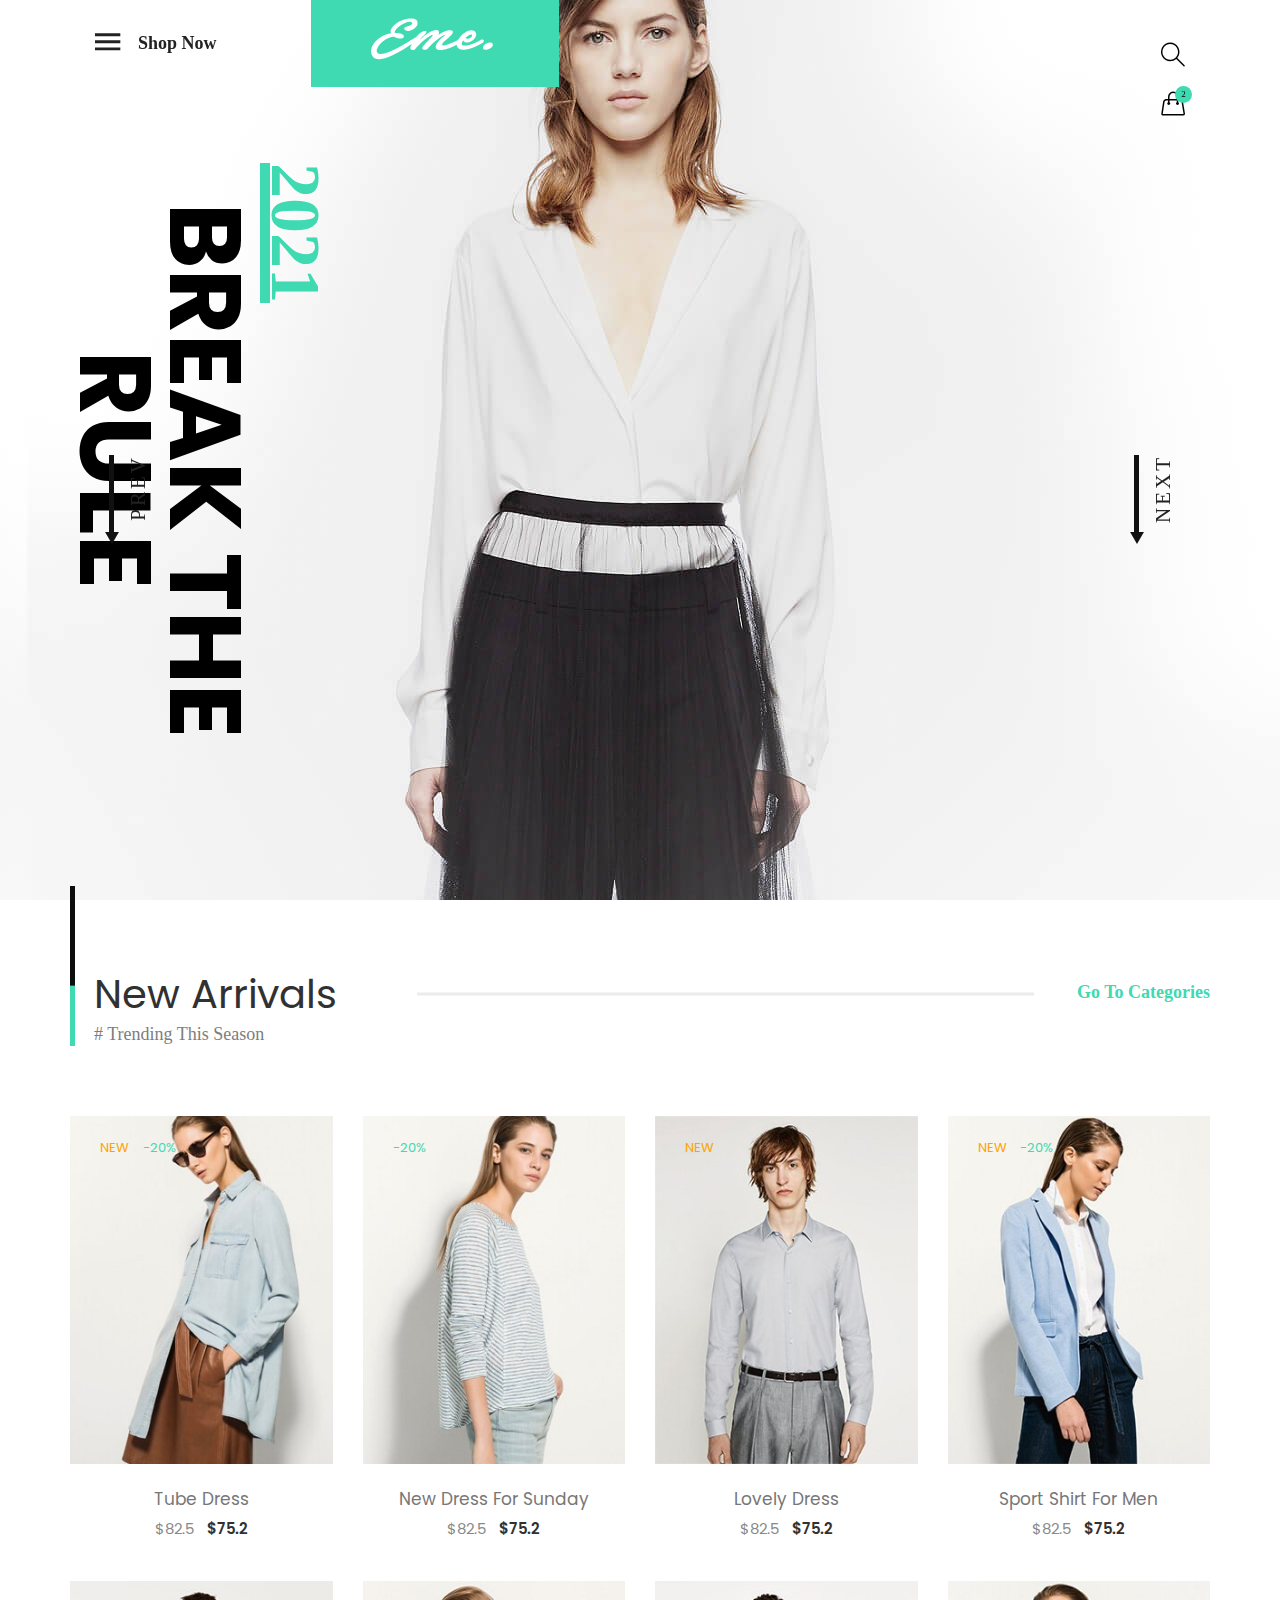
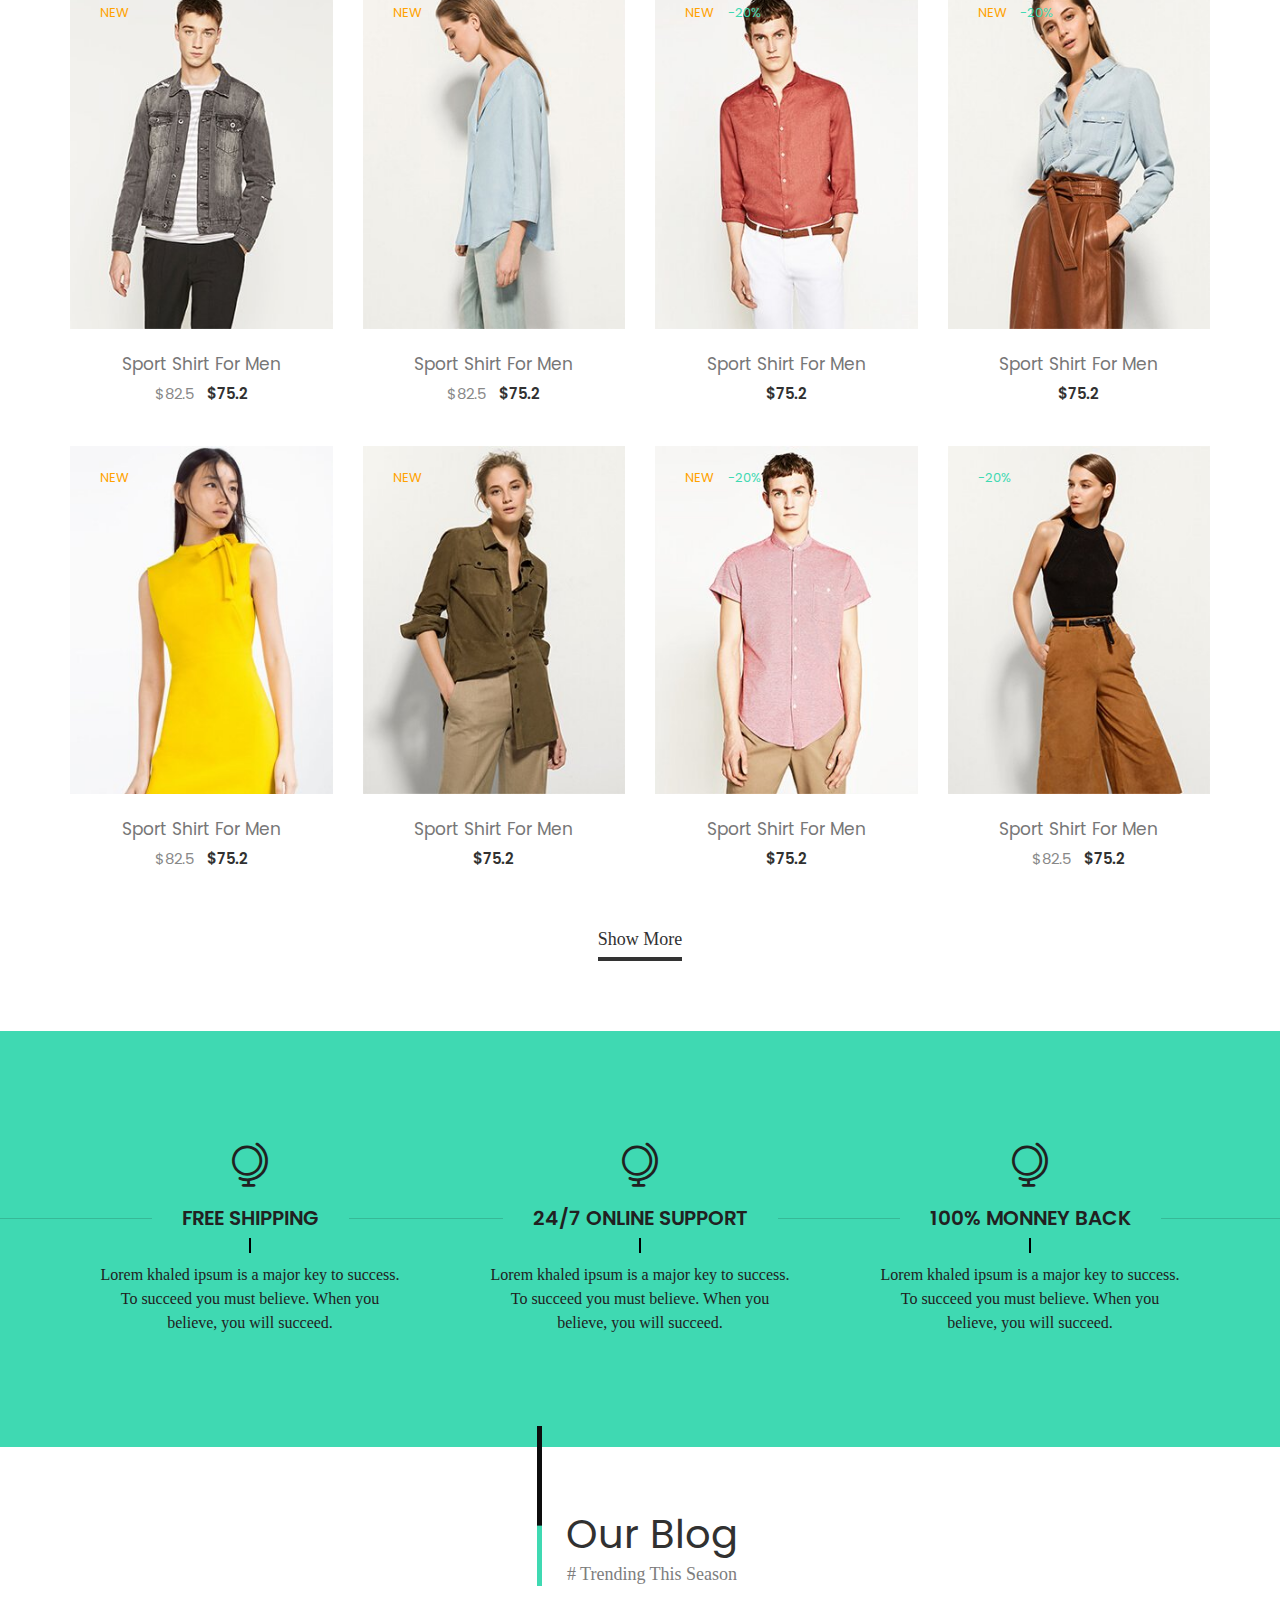
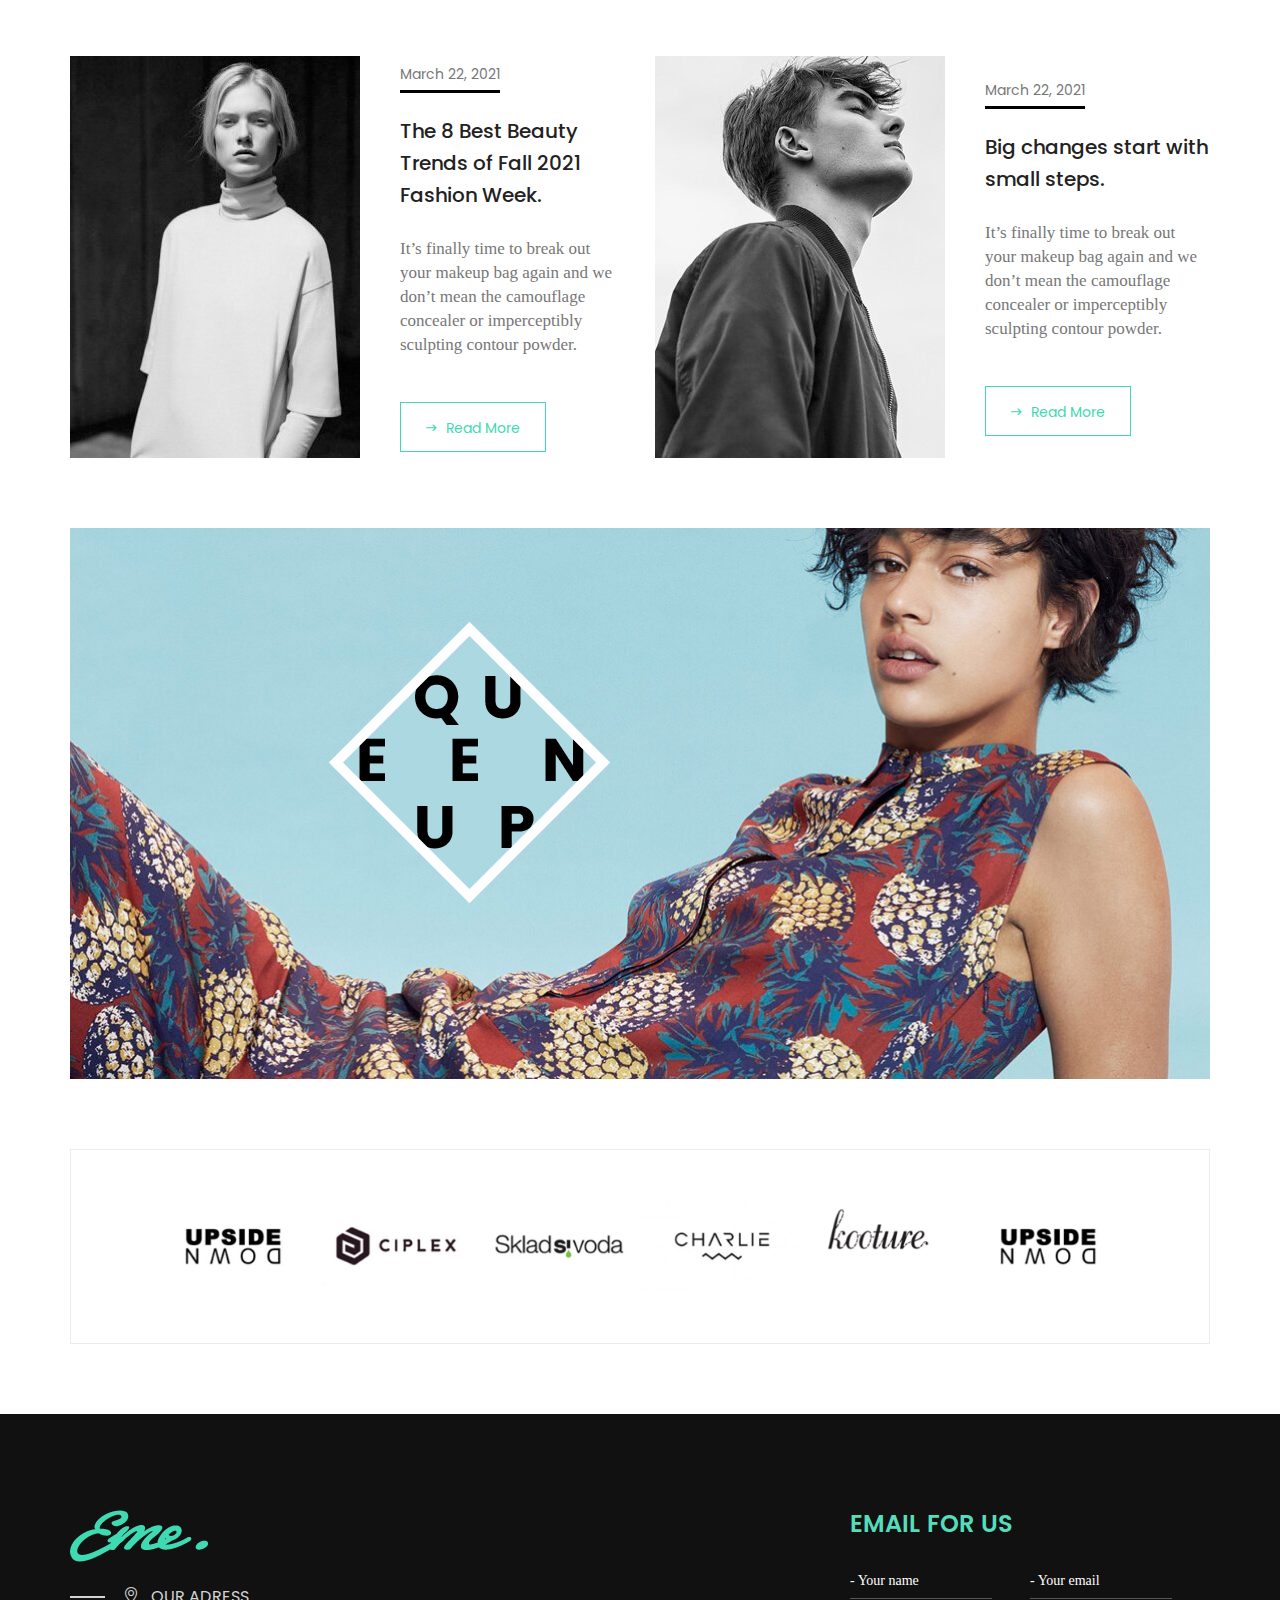
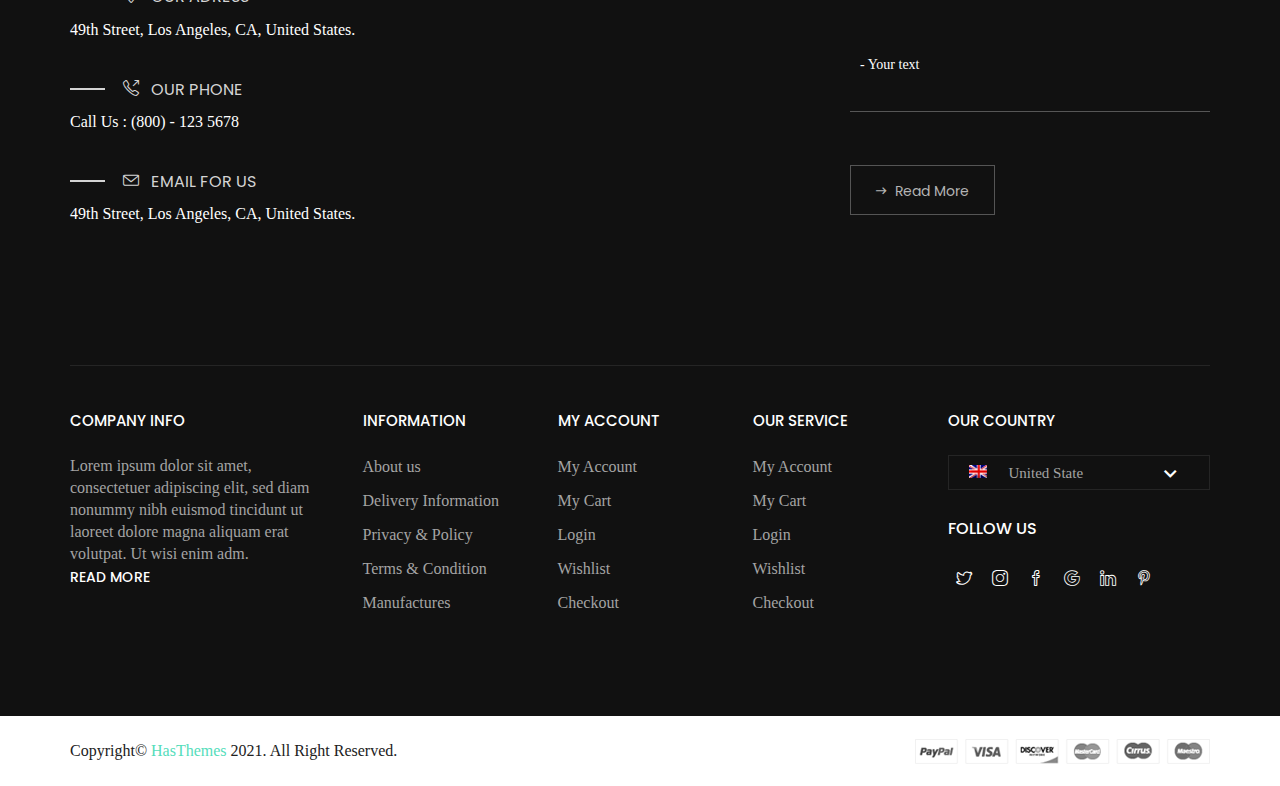
<file: htmldemo.net/eme/eme/index-2.html>
<!doctype html>
<html class="no-js" lang="en">

<!-- Mirrored from htmldemo.net/eme/eme/index-2.html by HTTrack Website Copier/3.x [XR&CO'2014], Wed, 15 Nov 2023 05:37:34 GMT -->
<head>
    <meta charset="utf-8">
    <meta http-equiv="x-ua-compatible" content="ie=edge">
    <title>Home-2 || Eme - eCommerce HTML5 Template</title>
    <meta name="description" content="">
    <meta name="viewport" content="width=device-width, initial-scale=1">
    
    <!-- Place favicon.ico in the root directory -->
    <link rel="shortcut icon" type="image/x-icon" href="images/favicon.ico">
    <link rel="apple-touch-icon" href="apple-touch-icon.html">
    

    <!-- All css files are included here. -->
    <!-- Bootstrap fremwork main css -->
    <link rel="stylesheet" href="css/bootstrap.min.css">
    <!-- Owl Carousel min css -->
    <link rel="stylesheet" href="css/owl.carousel.min.css">
    <link rel="stylesheet" href="css/owl.theme.default.min.css">
    <!-- This core.css file contents all plugings css file. -->
    <link rel="stylesheet" href="css/core.css">
    <!-- Theme shortcodes/elements style -->
    <link rel="stylesheet" href="css/shortcode/shortcodes.css">
    <!-- Theme main style -->
    <link rel="stylesheet" href="style.css">
    <!-- Responsive css -->
    <link rel="stylesheet" href="css/responsive.css">
    <!-- User style -->
    <link rel="stylesheet" href="css/custom.css">


    <!-- Modernizr JS -->
    <script src="js/vendor/modernizr-2.8.3.min.js"></script>
</head>

<body>
    <!--[if lt IE 8]>
        <p class="browserupgrade">You are using an <strong>outdated</strong> browser. Please <a href="http://browsehappy.com/">upgrade your browser</a> to improve your experience.</p>
    <![endif]-->  

    <!-- Body main wrapper start -->
    <div class="wrapper">
        <!-- Start Header Style -->
        <header id="htc__header" class="htc__header__area header--two">
            <div class="header__top__area">
                <div class="container-fluid">
                    <div class="row">
                        <div class="col-md-6 col-xs-12">
                            <div class="ht__header__top__left">
                                <div class="toggle__menu">
                                    <a href="#"><i class="zmdi zmdi-menu"></i></a>
                                </div>
                                <div class="htc__shop__now__btn">
                                    <a href="#">Shop Now</a>
                                </div>
                                <div class="logo">
                                    <a href="index.html"><img src="images/logo/3.png" alt="logo"></a>
                                </div>
                            </div>
                        </div>
                        <div class="col-md-6 col-xs-12">
                            <div class="ht__header__right">
                                <div class="header__search search search__open">
                                    <a href="#"><i class="icon-magnifier icons"></i></a>
                                </div>
                                <div class="htc__shopping__cart">
                                    <a class="cart__menu" href="#"><i class="icon-handbag icons"></i></a>
                                    <a href="#"><span class="htc__qua">2</span></a>
                                </div>
                            </div>
                        </div>
                    </div>
                    <div class="mobile-menu-area"></div>
                    <div class="mobile-menu clearfix d-lg-none">
                        <nav id="mobile_dropdown">
                            <ul>
                                <li><a href="index.html">Home</a>
                                    <ul>
                                        <li><a href="index.html">Home Version 01</a></li>
                                        <li><a href="index-2.html">Home Version 02</a></li>
                                        <li><a href="index-3.html">Home Version 03</a></li>
                                        <li><a href="index-4.html">Home Version 04</a></li>
                                        <li><a href="index-5.html">Home Version 05</a></li>
                                    </ul>
                                </li>
                                <li><a href="blog.html">blog</a></li>
                                <li><a href="#">pages</a>
                                    <ul>
                                        <li><a href="blog.html">Blog</a></li>
                                        <li><a href="blog-details.html">Blog Details</a></li>
                                        <li><a href="cart.html">Cart page</a></li>
                                        <li><a href="checkout.html">checkout</a></li>
                                        <li><a href="contact.html">contact</a></li>
                                        <li><a href="product-grid.html">product grid</a></li>
                                        <li><a href="product-list.html">product list</a></li>
                                        <li><a href="product-details.html">product details</a></li>
                                        <li><a href="wishlist.html">wishlist</a></li>
                                    </ul>
                                </li>
                                <li><a href="contact.html">contact</a></li>
                            </ul>
                        </nav>
                    </div>
                </div>
            </div>
        </header>
        <!-- End Header Area -->

        <div class="body__overlay"></div>
        <!-- Start Offset Wrapper -->
        <div class="offset__wrapper">
            <!-- Start Search Popap -->
            <div class="search__area">
                <div class="container" >
                    <div class="row" >
                        <div class="col-md-12" >
                            <div class="search__inner">
                                <form action="#" method="get">
                                    <input placeholder="Search here... " type="text">
                                    <button type="submit"></button>
                                </form>
                                <div class="search__close__btn">
                                    <span class="search__close__btn_icon"><i class="zmdi zmdi-close"></i></span>
                                </div>
                            </div>
                        </div>
                    </div>
                </div>
            </div>
            <!-- End Search Popap -->
            <!-- Start Offset MEnu -->
            <div class="offsetmenu home--two">
                <div class="offsetmenu__inner sidebar__menu--inner">
                    <div class="offsetmenu__close__btn">
                        <a href="#"><i class="zmdi zmdi-close"></i></a>
                    </div>
                    <nav>
                        <ul class="sidebar__menu">
                            <li><a href="index.html">home 01</a></li>
                            <li class="active"><a href="index-2.html">home 02</a></li>
                            <li><a href="index-3.html">home 03</a></li>
                            <li><a href="index-4.html">home 04</a></li>
                            <li><a href="index-5.html">home 05</a></li>
                            <li><a href="blog.html">Blog Page</a></li>
                            <li><a href="blog-details.html">Blog details</a></li>
                            <li><a href="product-grid.html">product grid</a></li>
                            <li><a href="product-list.html">product list</a></li>
                            <li><a href="product-details.html">product details</a></li>
                            <li><a href="contact.html">Contact Us</a></li>
                        </ul>
                    </nav>
                    <div class="offset__sosial__share">
                        <h4 class="offset__title">Follow Us On Social</h4>
                        <ul class="off__soaial__link">
                            <li><a class="bg--twitter" href="https://twitter.com/" target="_blank" title="Twitter"><i class="zmdi zmdi-twitter"></i></a></li>
                            
                            <li><a class="bg--instagram" href="https://www.instagram.com/" target="_blank" title="Instagram"><i class="zmdi zmdi-instagram"></i></a></li>

                            <li><a class="bg--facebook" href="https://www.facebook.com/" target="_blank" title="Facebook"><i class="zmdi zmdi-facebook"></i></a></li>

                            <li><a class="bg--googleplus" href="https://plus.google.com/" target="_blank" title="Google Plus"><i class="zmdi zmdi-google-plus"></i></a></li>

                            <li><a class="bg--twitter" href="#" target="_blank" title="Google"><i class="zmdi zmdi-google"></i></a></li>
                        </ul>
                    </div>
                </div>
            </div>
            <!-- End Offset MEnu -->
            <!-- Start Cart Panel -->
            <div class="shopping__cart">
                <div class="shopping__cart__inner">
                    <div class="offsetmenu__close__btn">
                        <a href="#"><i class="zmdi zmdi-close"></i></a>
                    </div>
                    <div class="shp__cart__wrap">
                        <div class="shp__single__product">
                            <div class="shp__pro__thumb">
                                <a href="#">
                                    <img src="images/product-2/sm-smg/1.jpg" alt="product images">
                                </a>
                            </div>
                            <div class="shp__pro__details">
                                <h2><a href="product-details.html">BO&Play Wireless Speaker</a></h2>
                                <span class="quantity">QTY: 1</span>
                                <span class="shp__price">$105.00</span>
                            </div>
                            <div class="remove__btn">
                                <a href="#" title="Remove this item"><i class="zmdi zmdi-close"></i></a>
                            </div>
                        </div>
                        <div class="shp__single__product">
                            <div class="shp__pro__thumb">
                                <a href="#">
                                    <img src="images/product-2/sm-smg/2.jpg" alt="product images">
                                </a>
                            </div>
                            <div class="shp__pro__details">
                                <h2><a href="product-details.html">Brone Candle</a></h2>
                                <span class="quantity">QTY: 1</span>
                                <span class="shp__price">$25.00</span>
                            </div>
                            <div class="remove__btn">
                                <a href="#" title="Remove this item"><i class="zmdi zmdi-close"></i></a>
                            </div>
                        </div>
                    </div>
                    <ul class="shoping__total">
                        <li class="subtotal">Subtotal:</li>
                        <li class="total__price">$130.00</li>
                    </ul>
                    <ul class="shopping__btn">
                        <li><a href="cart.html">View Cart</a></li>
                        <li class="shp__checkout"><a href="checkout.html">Checkout</a></li>
                    </ul>
                </div>
            </div>
            <!-- End Cart Panel -->
        </div>
        <!-- End Offset Wrapper -->
        

        <!-- Start Slider Area -->
        <div class="slider__container slider--two">
            <div class="slide__container">
                <div class="slider__activation__wrap--2 slider__activation__wrap owl-carousel owl-theme clearfix">
                    <!-- Start Single Slide -->
                    <div class="single__slide slider__fixed--height" style="background: rgba(0, 0, 0, 0) url(images/slider/bg/1.jpg) no-repeat scroll center center / cover ;">
                        <div class="container">
                            <div class="row">
                                <div class="col-md-12">
                                    <div class="slider">
                                        <div class="slider__inner">
                                            <span>2021</span>
                                            <h1>Break the <br>rule</h1>
                                        </div>
                                    </div>
                                </div>
                            </div>
                        </div>
                    </div>
                    <!-- End Single Slide -->
                    <!-- Start Single Slide -->
                    <div class="single__slide slider__fixed--height" style="background: rgba(0, 0, 0, 0) url(images/slider/bg/2.jpg) no-repeat scroll center center / cover ;">
                        <div class="container">
                            <div class="row">
                                <div class="col-md-12">
                                    <div class="slider">
                                        <div class="slider__inner">
                                            <span>2021</span>
                                            <h1>Break the <br>rule</h1>
                                        </div>
                                    </div>
                                </div>
                            </div>
                        </div>
                    </div>
                    <!-- End Single Slide -->
                </div>
            </div>
        </div>
        <!-- Start Slider Area -->
        <!-- Start Product Area -->
        <section class="htc__product__area pb--70">
            <div class="container">
                <div class="row">
                    <div class="col-xs-12">
                        <div class="section__title__with__cat__link">
                            <div class="section__title text--left">
                                <h2 class="title__line title__border">New Arrivals</h2>
                                <p># Trending This Season</p>
                            </div>
                            <div class="ht__gocat__link">
                                <a href="#">Go To Categories</a>
                             </div>
                        </div>
                    </div>
                </div>
                <div class="product__wrap">
                    <div class="row">
                        <!-- Start Single Product -->
                        <div class="col-md-4 col-lg-3 col-sm-6 col-xs-12">
                            <div class="product">
                                <div class="product__thumb">
                                    <a href="product-details.html">
                                        <img src="images/product-2/pro-1/1.jpg" alt="product images">
                                    </a>
                                    <div class="product__offer">
                                        <span class="new">new</span>
                                        <span>-20%</span>
                                    </div>
                                    <div class="product__hover__info">
                                        <ul class="product__action">
                                            <li><a href="wishlist.html"><i class="icon-heart icons"></i></a></li>
                                            <li><a href="cart.html"><i class="icon-handbag icons"></i></a></li>
                                            <li><a href="#"><i class="icon-shuffle icons"></i></a></li>
                                        </ul>
                                    </div>
                                </div>
                                <div class="product__inner">
                                    <div class="product__details">
                                        <h2><a href="product-details.html">Tube Dress</a></h2>
                                        <ul  class="pro__prize">
                                            <li class="old__prize">$82.5</li>
                                            <li>$75.2</li>
                                        </ul>
                                    </div>
                                </div>
                            </div>
                        </div>
                        <!-- End Single Product -->
                        <!-- Start Single Product -->
                        <div class="col-md-4 col-lg-3 col-sm-6 col-xs-12">
                            <div class="product">
                                <div class="product__thumb">
                                    <a href="product-details.html">
                                        <img src="images/product-2/pro-1/2.jpg" alt="product images">
                                    </a>
                                    <div class="product__offer">
                                        <span>-20%</span>
                                    </div>
                                    <div class="product__hover__info">
                                        <ul class="product__action">
                                            <li><a href="wishlist.html"><i class="icon-heart icons"></i></a></li>
                                            <li><a href="cart.html"><i class="icon-handbag icons"></i></a></li>
                                            <li><a href="#"><i class="icon-shuffle icons"></i></a></li>
                                        </ul>
                                    </div>
                                </div>
                                <div class="product__inner">
                                    <div class="product__details">
                                        <h2><a href="product-details.html">New Dress For Sunday</a></h2>
                                        <ul  class="pro__prize">
                                            <li class="old__prize">$82.5</li>
                                            <li>$75.2</li>
                                        </ul>
                                    </div>
                                </div>
                            </div>
                        </div>
                        <!-- End Single Product -->
                        <!-- Start Single Product -->
                        <div class="col-md-4 col-lg-3 col-sm-6 col-xs-12">
                            <div class="product">
                                <div class="product__thumb">
                                    <a href="product-details.html">
                                        <img src="images/product-2/pro-1/3.jpg" alt="product images">
                                    </a>
                                    <div class="product__offer">
                                        <span class="new">new</span>
                                    </div>
                                    <div class="product__hover__info">
                                        <ul class="product__action">
                                            <li><a href="wishlist.html"><i class="icon-heart icons"></i></a></li>
                                            <li><a href="cart.html"><i class="icon-handbag icons"></i></a></li>
                                            <li><a href="#"><i class="icon-shuffle icons"></i></a></li>
                                        </ul>
                                    </div>
                                </div>
                                <div class="product__inner">
                                    <div class="product__details">
                                        <h2><a href="product-details.html">Lovely Dress</a></h2>
                                        <ul  class="pro__prize">
                                            <li class="old__prize">$82.5</li>
                                            <li>$75.2</li>
                                        </ul>
                                    </div>
                                </div>
                            </div>
                        </div>
                        <!-- End Single Product -->
                        <!-- Start Single Product -->
                        <div class="col-md-4 col-lg-3 col-sm-6 col-xs-12">
                            <div class="product">
                                <div class="product__thumb">
                                    <a href="product-details.html">
                                        <img src="images/product-2/pro-1/4.jpg" alt="product images">
                                    </a>
                                    <div class="product__offer">
                                        <span class="new">new</span>
                                        <span>-20%</span>
                                    </div>
                                    <div class="product__hover__info">
                                        <ul class="product__action">
                                            <li><a href="wishlist.html"><i class="icon-heart icons"></i></a></li>
                                            <li><a href="cart.html"><i class="icon-handbag icons"></i></a></li>
                                            <li><a href="#"><i class="icon-shuffle icons"></i></a></li>
                                        </ul>
                                    </div>
                                </div>
                                <div class="product__inner">
                                    <div class="product__details">
                                        <h2><a href="product-details.html">Sport Shirt For Men</a></h2>
                                        <ul  class="pro__prize">
                                            <li class="old__prize">$82.5</li>
                                            <li>$75.2</li>
                                        </ul>
                                    </div>
                                </div>
                            </div>
                        </div>
                        <!-- End Single Product -->
                        <!-- Start Single Product -->
                        <div class="col-md-4 col-lg-3 col-sm-6 col-xs-12">
                            <div class="product">
                                <div class="product__thumb">
                                    <a href="product-details.html">
                                        <img src="images/product-2/pro-1/5.jpg" alt="product images">
                                    </a>
                                    <div class="product__offer">
                                        <span class="new">new</span>
                                    </div>
                                    <div class="product__hover__info">
                                        <ul class="product__action">
                                            <li><a href="wishlist.html"><i class="icon-heart icons"></i></a></li>
                                            <li><a href="cart.html"><i class="icon-handbag icons"></i></a></li>
                                            <li><a href="#"><i class="icon-shuffle icons"></i></a></li>
                                        </ul>
                                    </div>
                                </div>
                                <div class="product__inner">
                                    <div class="product__details">
                                        <h2><a href="product-details.html">Sport Shirt For Men</a></h2>
                                        <ul  class="pro__prize">
                                            <li class="old__prize">$82.5</li>
                                            <li>$75.2</li>
                                        </ul>
                                    </div>
                                </div>
                            </div>
                        </div>
                        <!-- End Single Product -->
                        <!-- Start Single Product -->
                        <div class="col-md-4 col-lg-3 col-sm-6 col-xs-12">
                            <div class="product">
                                <div class="product__thumb">
                                    <a href="product-details.html">
                                        <img src="images/product-2/pro-1/6.jpg" alt="product images">
                                    </a>
                                    <div class="product__offer">
                                        <span class="new">new</span>
                                    </div>
                                    <div class="product__hover__info">
                                        <ul class="product__action">
                                            <li><a href="wishlist.html"><i class="icon-heart icons"></i></a></li>
                                            <li><a href="cart.html"><i class="icon-handbag icons"></i></a></li>
                                            <li><a href="#"><i class="icon-shuffle icons"></i></a></li>
                                        </ul>
                                    </div>
                                </div>
                                <div class="product__inner">
                                    <div class="product__details">
                                        <h2><a href="product-details.html">Sport Shirt For Men</a></h2>
                                        <ul  class="pro__prize">
                                            <li class="old__prize">$82.5</li>
                                            <li>$75.2</li>
                                        </ul>
                                    </div>
                                </div>
                            </div>
                        </div>
                        <!-- End Single Product -->
                        <!-- Start Single Product -->
                        <div class="col-md-4 col-lg-3 col-sm-6 col-xs-12">
                            <div class="product">
                                <div class="product__thumb">
                                    <a href="product-details.html">
                                        <img src="images/product-2/pro-1/7.jpg" alt="product images">
                                    </a>
                                    <div class="product__offer">
                                        <span class="new">new</span>
                                        <span>-20%</span>
                                    </div>
                                    <div class="product__hover__info">
                                        <ul class="product__action">
                                            <li><a href="wishlist.html"><i class="icon-heart icons"></i></a></li>
                                            <li><a href="cart.html"><i class="icon-handbag icons"></i></a></li>
                                            <li><a href="#"><i class="icon-shuffle icons"></i></a></li>
                                        </ul>
                                    </div>
                                </div>
                                <div class="product__inner">
                                    <div class="product__details">
                                        <h2><a href="product-details.html">Sport Shirt For Men</a></h2>
                                        <ul  class="pro__prize">
                                            <li>$75.2</li>
                                        </ul>
                                    </div>
                                </div>
                            </div>
                        </div>
                        <!-- End Single Product -->
                        <!-- Start Single Product -->
                        <div class="col-md-4 col-lg-3 col-sm-6 col-xs-12">
                            <div class="product">
                                <div class="product__thumb">
                                    <a href="product-details.html">
                                        <img src="images/product-2/pro-1/8.jpg" alt="product images">
                                    </a>
                                    <div class="product__offer">
                                        <span class="new">new</span>
                                        <span>-20%</span>
                                    </div>
                                    <div class="product__hover__info">
                                        <ul class="product__action">
                                            <li><a href="wishlist.html"><i class="icon-heart icons"></i></a></li>
                                            <li><a href="cart.html"><i class="icon-handbag icons"></i></a></li>
                                            <li><a href="#"><i class="icon-shuffle icons"></i></a></li>
                                        </ul>
                                    </div>
                                </div>
                                <div class="product__inner">
                                    <div class="product__details">
                                        <h2><a href="product-details.html">Sport Shirt For Men</a></h2>
                                        <ul  class="pro__prize">
                                            <li>$75.2</li>
                                        </ul>
                                    </div>
                                </div>
                            </div>
                        </div>
                        <!-- End Single Product -->
                        <!-- Start Single Product -->
                        <div class="col-md-4 col-lg-3 col-sm-6 col-xs-12">
                            <div class="product">
                                <div class="product__thumb">
                                    <a href="product-details.html">
                                        <img src="images/product-2/pro-1/9.jpg" alt="product images">
                                    </a>
                                    <div class="product__offer">
                                        <span class="new">new</span>
                                    </div>
                                    <div class="product__hover__info">
                                        <ul class="product__action">
                                            <li><a href="wishlist.html"><i class="icon-heart icons"></i></a></li>
                                            <li><a href="cart.html"><i class="icon-handbag icons"></i></a></li>
                                            <li><a href="#"><i class="icon-shuffle icons"></i></a></li>
                                        </ul>
                                    </div>
                                </div>
                                <div class="product__inner">
                                    <div class="product__details">
                                        <h2><a href="product-details.html">Sport Shirt For Men</a></h2>
                                        <ul  class="pro__prize">
                                            <li class="old__prize">$82.5</li>
                                            <li>$75.2</li>
                                        </ul>
                                    </div>
                                </div>
                            </div>
                        </div>
                        <!-- End Single Product -->
                        <!-- Start Single Product -->
                        <div class="col-md-4 col-lg-3 col-sm-6 col-xs-12">
                            <div class="product">
                                <div class="product__thumb">
                                    <a href="product-details.html">
                                        <img src="images/product-2/pro-1/10.jpg" alt="product images">
                                    </a>
                                    <div class="product__offer">
                                        <span class="new">new</span>
                                    </div>
                                    <div class="product__hover__info">
                                        <ul class="product__action">
                                            <li><a href="wishlist.html"><i class="icon-heart icons"></i></a></li>
                                            <li><a href="cart.html"><i class="icon-handbag icons"></i></a></li>
                                            <li><a href="#"><i class="icon-shuffle icons"></i></a></li>
                                        </ul>
                                    </div>
                                </div>
                                <div class="product__inner">
                                    <div class="product__details">
                                        <h2><a href="product-details.html">Sport Shirt For Men</a></h2>
                                        <ul  class="pro__prize">
                                            <li>$75.2</li>
                                        </ul>
                                    </div>
                                </div>
                            </div>
                        </div>
                        <!-- End Single Product -->
                        <!-- Start Single Product -->
                        <div class="col-md-4 col-lg-3 col-sm-6 col-xs-12">
                            <div class="product">
                                <div class="product__thumb">
                                    <a href="product-details.html">
                                        <img src="images/product-2/pro-1/11.jpg" alt="product images">
                                    </a>
                                    <div class="product__offer">
                                        <span class="new">new</span>
                                        <span>-20%</span>
                                    </div>
                                    <div class="product__hover__info">
                                        <ul class="product__action">
                                            <li><a href="wishlist.html"><i class="icon-heart icons"></i></a></li>
                                            <li><a href="cart.html"><i class="icon-handbag icons"></i></a></li>
                                            <li><a href="#"><i class="icon-shuffle icons"></i></a></li>
                                        </ul>
                                    </div>
                                </div>
                                <div class="product__inner">
                                    <div class="product__details">
                                        <h2><a href="product-details.html">Sport Shirt For Men</a></h2>
                                        <ul  class="pro__prize">
                                            <li>$75.2</li>
                                        </ul>
                                    </div>
                                </div>
                            </div>
                        </div>
                        <!-- End Single Product -->
                        <!-- Start Single Product -->
                        <div class="col-md-4 col-lg-3 col-sm-6 col-xs-12">
                            <div class="product">
                                <div class="product__thumb">
                                    <a href="product-details.html">
                                        <img src="images/product-2/pro-1/12.jpg" alt="product images">
                                    </a>
                                    <div class="product__offer">
                                        <span>-20%</span>
                                    </div>
                                    <div class="product__hover__info">
                                        <ul class="product__action">
                                            <li><a href="wishlist.html"><i class="icon-heart icons"></i></a></li>
                                            <li><a href="cart.html"><i class="icon-handbag icons"></i></a></li>
                                            <li><a href="#"><i class="icon-shuffle icons"></i></a></li>
                                        </ul>
                                    </div>
                                </div>
                                <div class="product__inner">
                                    <div class="product__details">
                                        <h2><a href="product-details.html">Sport Shirt For Men</a></h2>
                                        <ul  class="pro__prize">
                                            <li class="old__prize">$82.5</li>
                                            <li>$75.2</li>
                                        </ul>
                                    </div>
                                </div>
                            </div>
                        </div>
                        <!-- End Single Product -->
                    </div>
                </div>
                <div class="row">
                    <div class="col-xs-12">
                        <div class="ht__show__more__btn">
                            <a href="#">Show More</a>
                        </div>
                    </div>
                </div>
            </div>
        </section>
        <!-- End Product Area -->
        <!-- Start Service Area -->
        <section class="htc__service__area bg__theme">
            <div class="container">
                <div class="row mb-n-30px">
                    <!-- Start Single Service -->
                    <div class="col-md-6 col-lg-4 col-sm-12 col-xs-12 mb-30px">
                        <div class="service">
                            <div class="service__icon">
                                <i class="icon-globe-alt icons"></i>
                            </div>
                            <div class="service__details">
                                <h2><a href="#">Free shipping</a></h2>
                                <p>Lorem khaled ipsum is a major key to success. To succeed you must believe. When you believe, you will succeed. </p>
                            </div>
                        </div>
                    </div>
                    <!-- End Single Service -->
                    <!-- Start Single Service -->
                    <div class="col-md-6 col-lg-4 col-sm-12 col-xs-12 mb-30px">
                        <div class="service">
                            <div class="service__icon">
                                <i class="icon-globe-alt icons"></i>
                            </div>
                            <div class="service__details">
                                <h2><a href="#">24/7 online support</a></h2>
                                <p>Lorem khaled ipsum is a major key to success. To succeed you must believe. When you believe, you will succeed. </p>
                            </div>
                        </div>
                    </div>
                    <!-- End Single Service -->
                    <!-- Start Single Service -->
                    <div class="col-md-6 col-lg-4 hidden-sm col-xs-12 mb-30px">
                        <div class="service">
                            <div class="service__icon">
                                <i class="icon-globe-alt icons"></i>
                            </div>
                            <div class="service__details">
                                <h2><a href="#">100% monney back</a></h2>
                                <p>Lorem khaled ipsum is a major key to success. To succeed you must believe. When you believe, you will succeed. </p>
                            </div>
                        </div>
                    </div>
                    <!-- End Single Service -->
                </div>
            </div>
        </section>
        <!-- End Service Area -->
        
        <!-- Start Blog Area -->
        <section class="htc__blog__area bg__white pb--70">
            <div class="container">
                <div class="row">
                    <div class="col-xs-12">
                        <div class="section__title text-center">
                            <h2 class="title__line">Our Blog</h2>
                            <p># Trending This Season</p>
                        </div>
                    </div>
                </div>
                <div class="ht__blog__wrap clearfix">
                    <div class="row">
                        <!-- Start Single Blog -->
                        <div class="col-md-6 col-lg-6 col-sm-12 col-xs-12">
                            <div class="blog">
                                <div class="blog__thumb">
                                    <a href="blog-details.html">
                                        <img src="images/blog/blog-img/1.jpg" alt="blog images">
                                    </a>
                                </div>
                                <div class="blog__details">
                                    <div class="bl__date">
                                        <span>March 22, 2021</span>
                                    </div>
                                    <h2><a href="blog-details.html">The 8 Best Beauty Trends of Fall 2021 Fashion Week.</a></h2>
                                    <p>It’s finally time to break out your makeup bag again and we don’t mean the camouflage concealer or imperceptibly sculpting contour powder. </p>
                                    <div class="blog__btn">
                                        <a href="blog-details.html"><i class="zmdi zmdi-long-arrow-right"></i>Read More</a>
                                    </div>
                                </div>
                            </div>
                        </div>
                        <!-- End Single Blog -->
                        <!-- Start Single Blog -->
                        <div class="col-md-6 col-lg-6 col-sm-12 col-xs-12">
                            <div class="blog">
                                <div class="blog__thumb">
                                    <a href="blog-details.html">
                                        <img src="images/blog/blog-img/2.jpg" alt="blog images">
                                    </a>
                                </div>
                                <div class="blog__details">
                                    <div class="bl__date">
                                        <span>March 22, 2021</span>
                                    </div>
                                    <h2><a href="blog-details.html">Big changes start with small steps.</a></h2>
                                    <p>It’s finally time to break out your makeup bag again and we don’t mean the camouflage concealer or imperceptibly sculpting contour powder. </p>
                                    <div class="blog__btn">
                                        <a href="blog-details.html"><i class="zmdi zmdi-long-arrow-right"></i>Read More</a>
                                    </div>
                                </div>
                            </div>
                        </div>
                        <!-- End Single Blog -->
                    </div>
                </div>
            </div>
        </section>
        <!-- End Blog Area -->
        <!-- Start Promo Box Area -->
        <div class="htc__promobox__area pb--70">
            <div class="container">
                <div class="row">
                    <div class="col-md-12">
                        <a href="product-grid.html">
                            <div class="htc__promo__thumb" style="background: rgba(0, 0, 0, 0) url(images/banner/bn-2/1.jpg) no-repeat scroll center center / cover ;">
                                <div class="htc__promo__text">
                                    <img src="images/banner/bn-2/text.png" alt="promo text">
                                </div>
                            </div>
                        </a>
                    </div>
                </div>
            </div>
        </div>
        <!-- End Promo Box Area -->
        <!-- Start Brand Area -->
        <div class="htc__brand__area pb--70 bg__white">
            <div class="container">
                <div class="row">
                    <div class="col-md-12">
                        <div class="ht__brand__inner">
                            <ul class="brand__list owl-carousel owl-theme clearfix">
                                <li><a href="#"><img src="images/brand/1.png" alt="brand images"></a></li>
                                <li><a href="#"><img src="images/brand/2.png" alt="brand images"></a></li>
                                <li><a href="#"><img src="images/brand/3.png" alt="brand images"></a></li>
                                <li><a href="#"><img src="images/brand/4.png" alt="brand images"></a></li>
                                <li><a href="#"><img src="images/brand/5.png" alt="brand images"></a></li>
                                <li><a href="#"><img src="images/brand/1.png" alt="brand images"></a></li>
                                <li><a href="#"><img src="images/brand/2.png" alt="brand images"></a></li>
                            </ul>
                        </div>
                    </div>
                </div>
            </div>
        </div>
        <!-- End Brand Area -->
        <!-- Start Banner Area -->
        <div class="htc__banner__area">
            <ul class="banner__list owl-carousel owl-theme clearfix">
                <li><a href="product-details.html"><img src="images/banner/bn-3/1.jpg" alt="banner images"></a></li>
                <li><a href="product-details.html"><img src="images/banner/bn-3/2.jpg" alt="banner images"></a></li>
                <li><a href="product-details.html"><img src="images/banner/bn-3/3.jpg" alt="banner images"></a></li>
                <li><a href="product-details.html"><img src="images/banner/bn-3/4.jpg" alt="banner images"></a></li>
                <li><a href="product-details.html"><img src="images/banner/bn-3/5.jpg" alt="banner images"></a></li>
                <li><a href="product-details.html"><img src="images/banner/bn-3/6.jpg" alt="banner images"></a></li>
                <li><a href="product-details.html"><img src="images/banner/bn-3/1.jpg" alt="banner images"></a></li>
                <li><a href="product-details.html"><img src="images/banner/bn-3/2.jpg" alt="banner images"></a></li>
            </ul>
        </div>
        <!-- End Banner Area -->
        <!-- Start Footer Area -->
        <footer id="htc__footer">
            <!-- Start Footer Top Area -->
            <div class="footer__top__area bg__cat--1">
                <div class="container">
                    <div class="row">
                        <div class="col-md-12">
                            <div class="footer__top__wrap clearfix">
                                <div class="row mb-n-30px">
                                    <div class="col-md-6 col-lg-4 col-sm-6 col-xs-12 mb-30px">
                                        <div class="footer__top">
                                            <div class="ft__logo">
                                                <a href="index.html">
                                                    <img src="images/logo/eme.png" alt="logo">
                                                </a>
                                            </div>
                                            <div class="ft__address__wrap">
                                                <div class="ft__address">
                                                    <div class="ft__title">
                                                        <h4><i class="icon-location-pin icons"></i>Our Adress</h4>
                                                    </div>
                                                    <div class="ft__details">
                                                        <p>49th Street, Los Angeles, CA, United States.</p>
                                                    </div>
                                                </div>
                                                <div class="ft__address">
                                                    <div class="ft__title">
                                                        <h4><i class="icon-call-out icons"></i>Our Phone</h4>
                                                    </div>
                                                    <div class="ft__details">
                                                        <p>Call Us : (800) - 123 5678 </p>
                                                    </div>
                                                </div>
                                                <div class="ft__address">
                                                    <div class="ft__title">
                                                        <h4><i class="icon-envelope icons"></i>email for us</h4>
                                                    </div>
                                                    <div class="ft__details">
                                                        <p>49th Street, Los Angeles, CA, United States.</p>
                                                    </div>
                                                </div>
                                            </div>
                                        </div>
                                    </div>
                                    <div class="col-md-6 col-lg-4 col-sm-6 col-xs-12 mb-30px">
                                        <div class="mapouter">
                                            <div class="gmap_canvas">
                                                <iframe id="gmap_canvas" src="https://maps.google.com/maps?q=121%20King%20St%2C%20Melbourne%20VIC%203000%2C%20Australia&amp;t=&amp;z=13&amp;ie=UTF8&amp;iwloc=&amp;output=embed"></iframe>
                                                <a href="https://sites.google.com/view/maps-api-v2/mapv2"></a>
                                            </div>
                                        </div>
                                    </div>
                                    <div class="col-md-12 col-lg-4 col-sm-12 col-xs-12 mb-30px">
                                        <div class="footer__top">
                                            <h2 class="ft__top__title">Email for us</h2>
                                            <div class="footer__input__form">
                                                <div class="ft__input__box name">
                                                    <input type="text" placeholder="- Your name">
                                                    <input type="email" placeholder="- Your email">
                                                </div>
                                                <div class="ft__input__box">
                                                    <textarea name="message" placeholder="- Your text"></textarea>
                                                </div>
                                                <div class="ft__btn">
                                                    <a href="#"><i class="zmdi zmdi-long-arrow-right"></i>Read More</a>
                                                </div>
                                            </div>
                                        </div>
                                    </div>
                                </div>
                            </div>
                        </div>
                    </div>
                </div>
            </div>
            <!-- End Footer Top Area -->
            <!-- Start Footer Widget -->
            <div class="footer__container bg__cat--1">
                <div class="container">
                    <div class="row mb-n-30px">
                        <!-- Start Single Footer Widget -->
                        <div class="col-lg-3 col-md-9 col-xs-12 mb-30px">
                            <div class="footer">
                                <h2 class="title__line--2">company info</h2>
                                <div class="ft__details">
                                    <p>Lorem ipsum dolor sit amet, consectetuer adipiscing elit, sed diam nonummy nibh euismod tincidunt ut laoreet dolore magna aliquam erat volutpat. Ut wisi enim adm.</p>
                                    <div class="footer__btn m-md-0">
                                        <a href="#">read more</a>
                                    </div>
                                </div>
                            </div>
                        </div>
                        <!-- End Single Footer Widget -->
                        <!-- Start Single Footer Widget -->
                        <div class="col-lg-2 col-md-4 col-sm-6 mb-30px">
                            <div class="footer">
                                <h2 class="title__line--2">information</h2>
                                <div class="ft__inner">
                                    <ul class="ft__list">
                                        <li><a href="about.html">About us</a></li>
                                        <li><a href="#">Delivery Information</a></li>
                                        <li><a href="#">Privacy & Policy</a></li>
                                        <li><a href="#">Terms  & Condition</a></li>
                                        <li><a href="#">Manufactures</a></li>
                                    </ul>
                                </div>
                            </div>
                        </div>
                        <!-- End Single Footer Widget -->
                        <!-- Start Single Footer Widget -->
                        <div class="col-lg-2 col-md-4 col-sm-6 mb-30px">
                            <div class="footer">
                                <h2 class="title__line--2">my account</h2>
                                <div class="ft__inner">
                                    <ul class="ft__list">
                                        <li><a href="#">My Account</a></li>
                                        <li><a href="cart.html">My Cart</a></li>
                                        <li><a href="#">Login</a></li>
                                        <li><a href="wishlist.html">Wishlist</a></li>
                                        <li><a href="checkout.html">Checkout</a></li>
                                    </ul>
                                </div>
                            </div>
                        </div>
                        <!-- End Single Footer Widget -->
                        <!-- Start Single Footer Widget -->
                        <div class="col-lg-2 col-md-4 col-sm-6 mb-30px">
                            <div class="footer">
                                <h2 class="title__line--2">Our service</h2>
                                <div class="ft__inner">
                                    <ul class="ft__list">
                                        <li><a href="#">My Account</a></li>
                                        <li><a href="cart.html">My Cart</a></li>
                                        <li><a href="#">Login</a></li>
                                        <li><a href="wishlist.html">Wishlist</a></li>
                                        <li><a href="checkout.html">Checkout</a></li>
                                    </ul>
                                </div>
                            </div>
                        </div>
                        <!-- End Single Footer Widget -->
                        <!-- Start Single Footer Widget -->
                        <div class="col-lg-3 col-md-6 col-sm-6 mb-30px">
                            <div class="footer">
                                <h2 class="title__line--2">Our country</h2>
                                <div class="ft__inner">
                                    <ul class="lan__select">
                                        <li><a href="#">United State</a></li>
                                            <ul class="drop__ountry">
                                                <li><a href="#">United State</a></li>
                                                <li><a href="#">United State</a></li>
                                                <li><a href="#">United State</a></li>
                                                <li><a href="#">United State</a></li>
                                            </ul>
                                        
                                    </ul>
                                    <div class="ft__social__link">
                                        <span>follow us</span>
                                        <ul class="social__link">
                                            <li><a href="https://twitter.com/" target="_blank"><i class="icon-social-twitter icons"></i></a></li>

                                            <li><a href="https://www.instagram.com/" target="_blank"><i class="icon-social-instagram icons"></i></a></li>

                                            <li><a href="https://www.facebook.com/" target="_blank"><i class="icon-social-facebook icons"></i></a></li>

                                            <li><a href="https://plus.google.com/" target="_blank"><i class="icon-social-google icons"></i></a></li>

                                            <li><a href="#" target="_blank"><i class="icon-social-linkedin icons"></i></a></li>

                                            <li><a href="#" target="_blank"><i class="icon-social-pinterest icons"></i></a></li>
                                        </ul>
                                    </div>
                                </div>
                            </div>
                        </div>
                        <!-- End Single Footer Widget -->
                    </div>
                </div>
            </div>
            <!-- End Footer Widget -->
            <!-- Start Copyright Area -->
            <div class="htc__copyright bg__white">
                <div class="container">
                    <div class="row">
                        <div class="col-xs-12">
                            <div class="copyright__inner text-center">
                                <p>Copyright© <a href="https://hasthemes.com/" target="blank">HasThemes</a> 2021. All right reserved.</p>
                                <a href="#"><img src="images/others/shape/paypol.png" alt="payment images"></a>
                            </div>
                        </div>
                    </div>
                </div>
            </div>
            <!-- End Copyright Area -->
        </footer>
        <!-- End Footer Style -->
    </div>
    <!-- Body main wrapper end -->

    <!-- Placed js at the end of the document so the pages load faster -->

    <!-- jquery latest version -->
    <script src="js/vendor/jquery-1.12.4.min.js"></script>
    <!-- Bootstrap framework js -->
    <script src="js/bootstrap.min.js"></script>
    <!-- All js plugins included in this file. -->
    <script src="js/plugins.js"></script>
    <script src="js/slick.min.js"></script>
    <script src="js/owl.carousel.min.js"></script>

    <!-- Waypoints.min.js. -->
    <script src="js/waypoints.min.js"></script>
    <!-- Main js file that contents all jQuery plugins activation. -->
    <script src="js/main.js"></script>

</body>


<!-- Mirrored from htmldemo.net/eme/eme/index-2.html by HTTrack Website Copier/3.x [XR&CO'2014], Wed, 15 Nov 2023 05:37:41 GMT -->
</html>
</file>
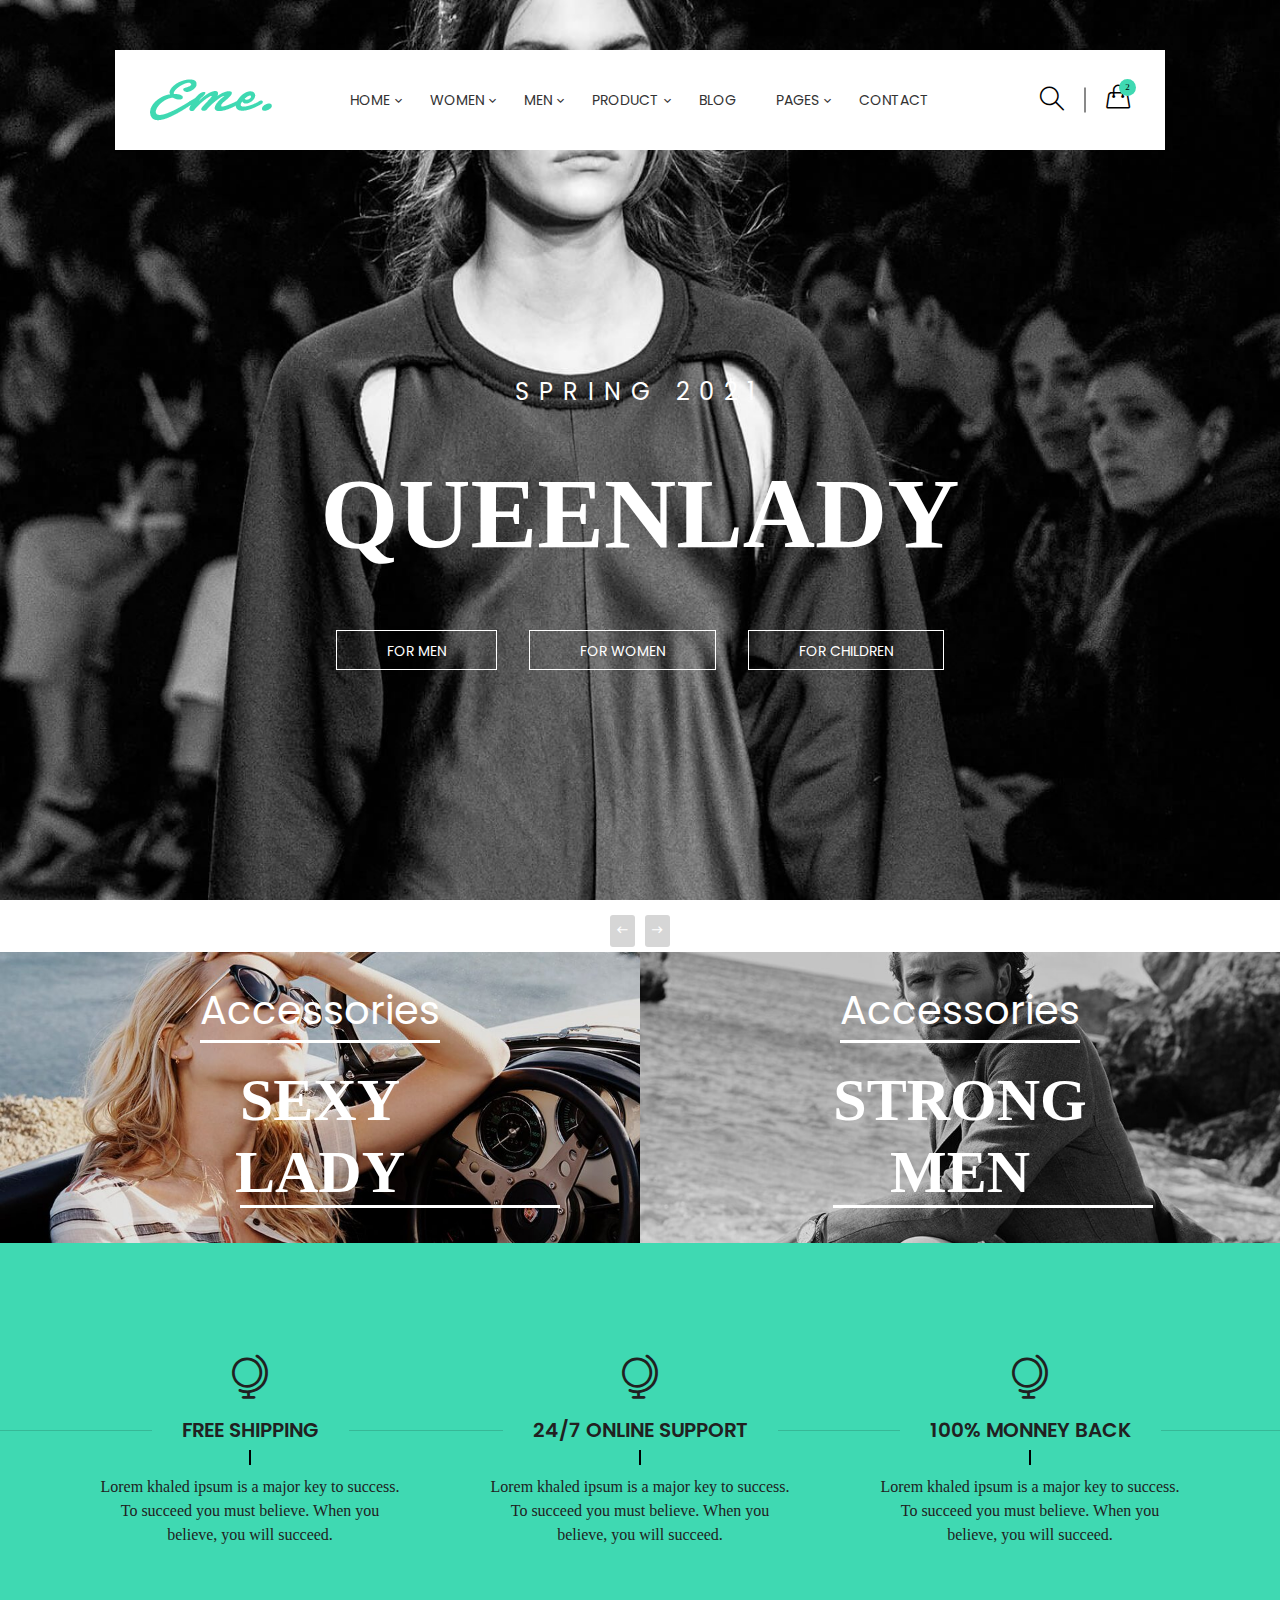
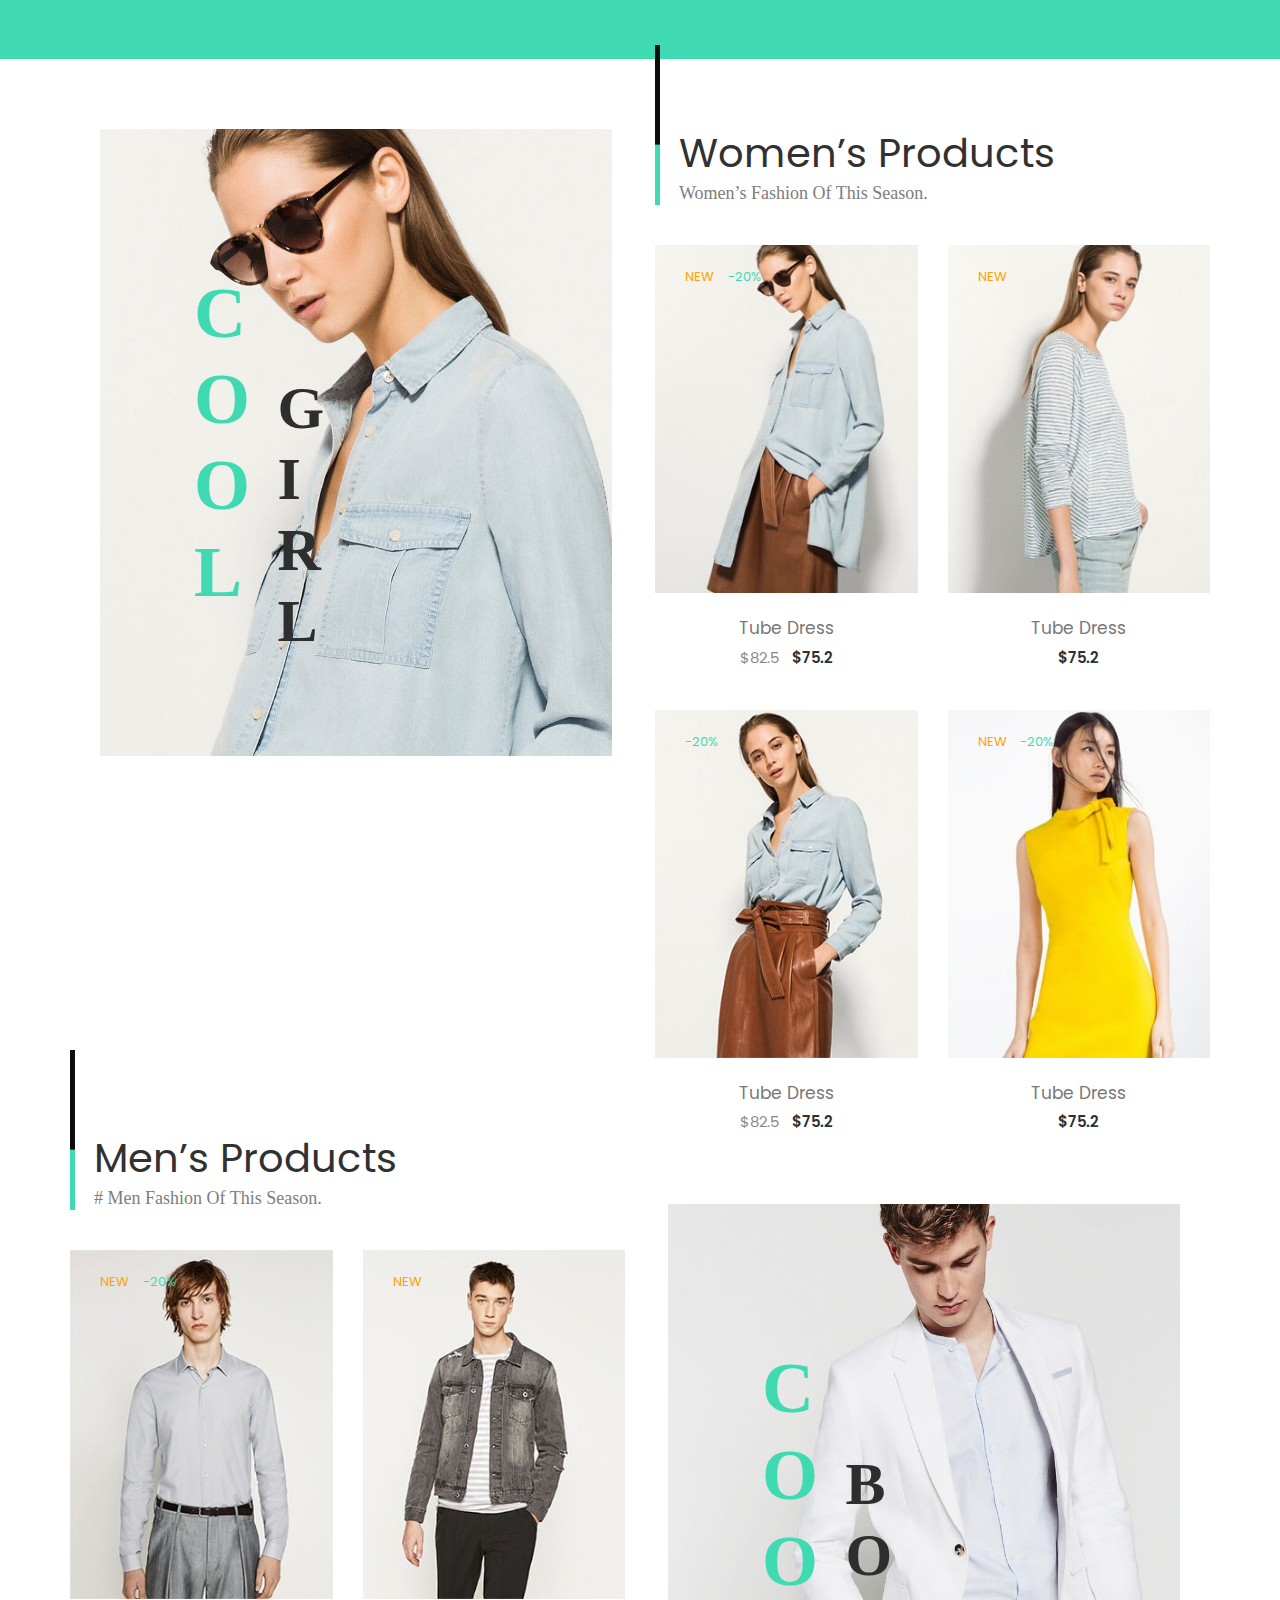
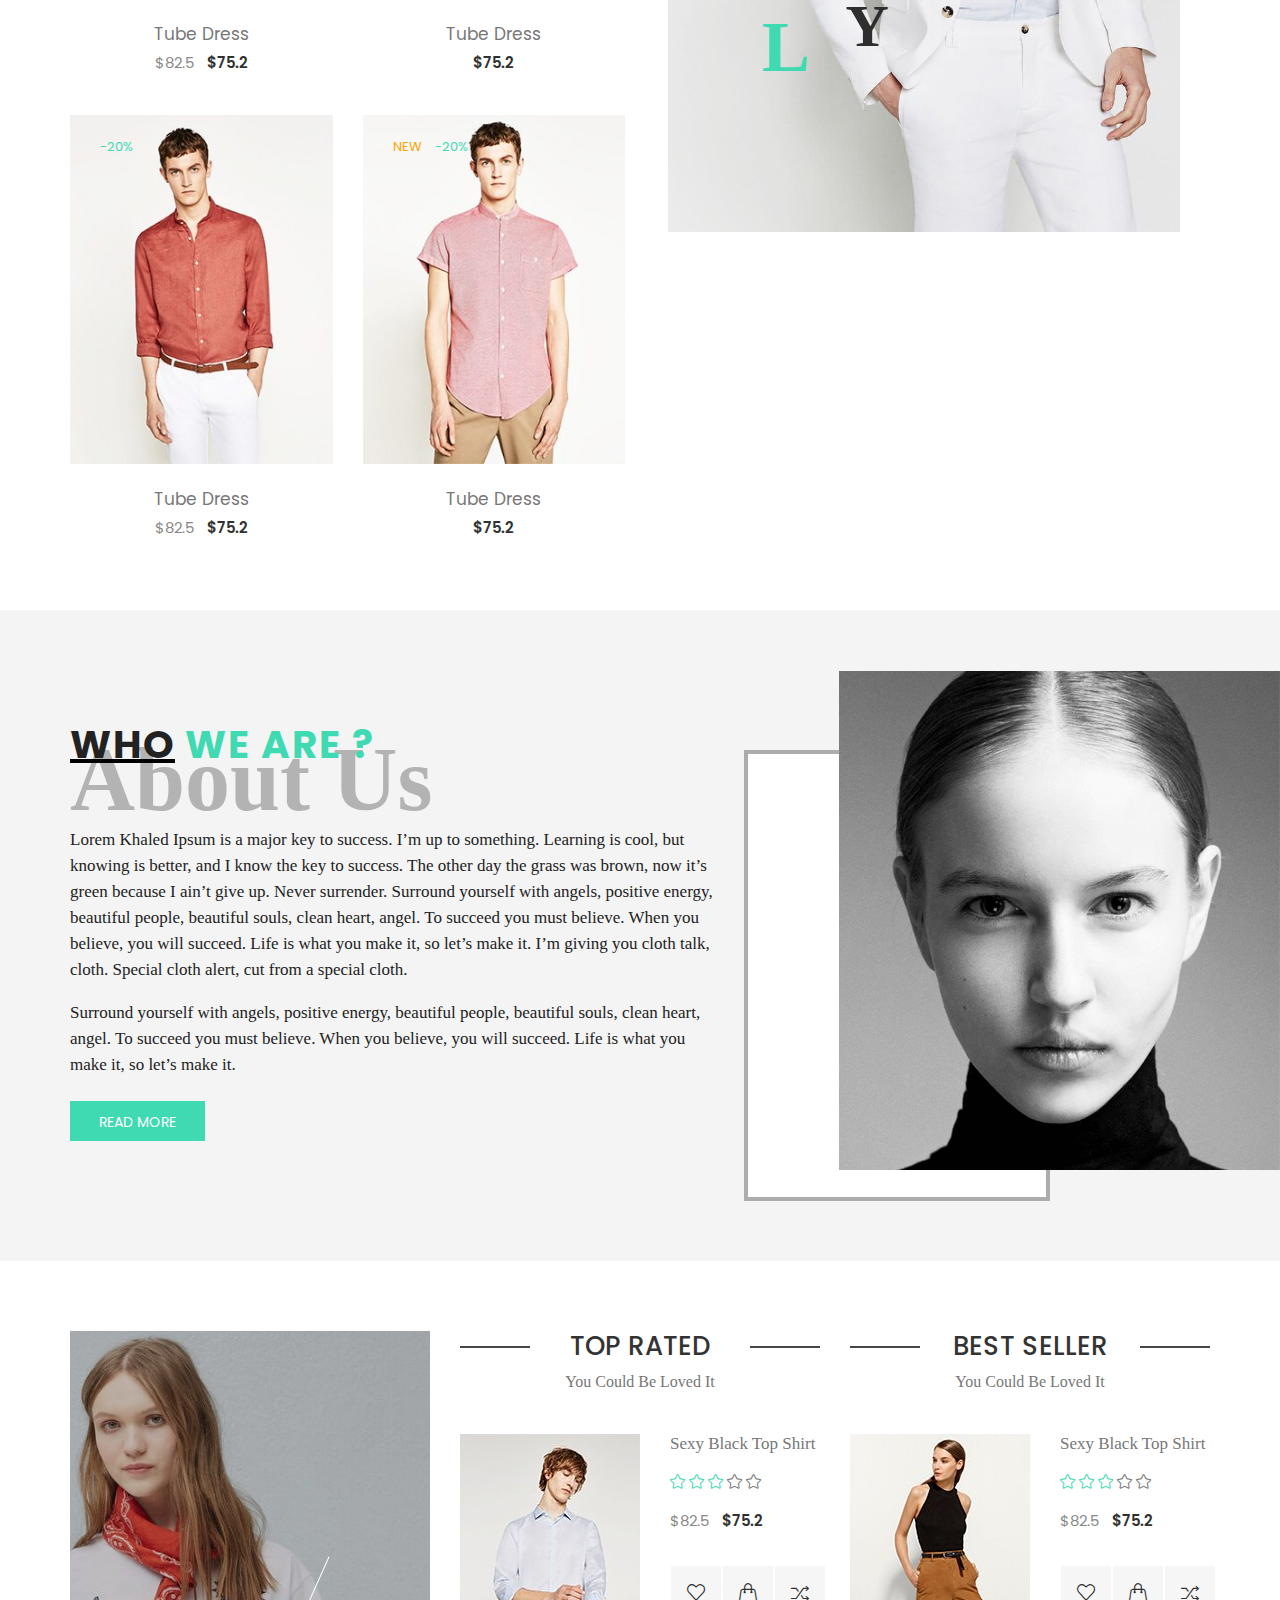
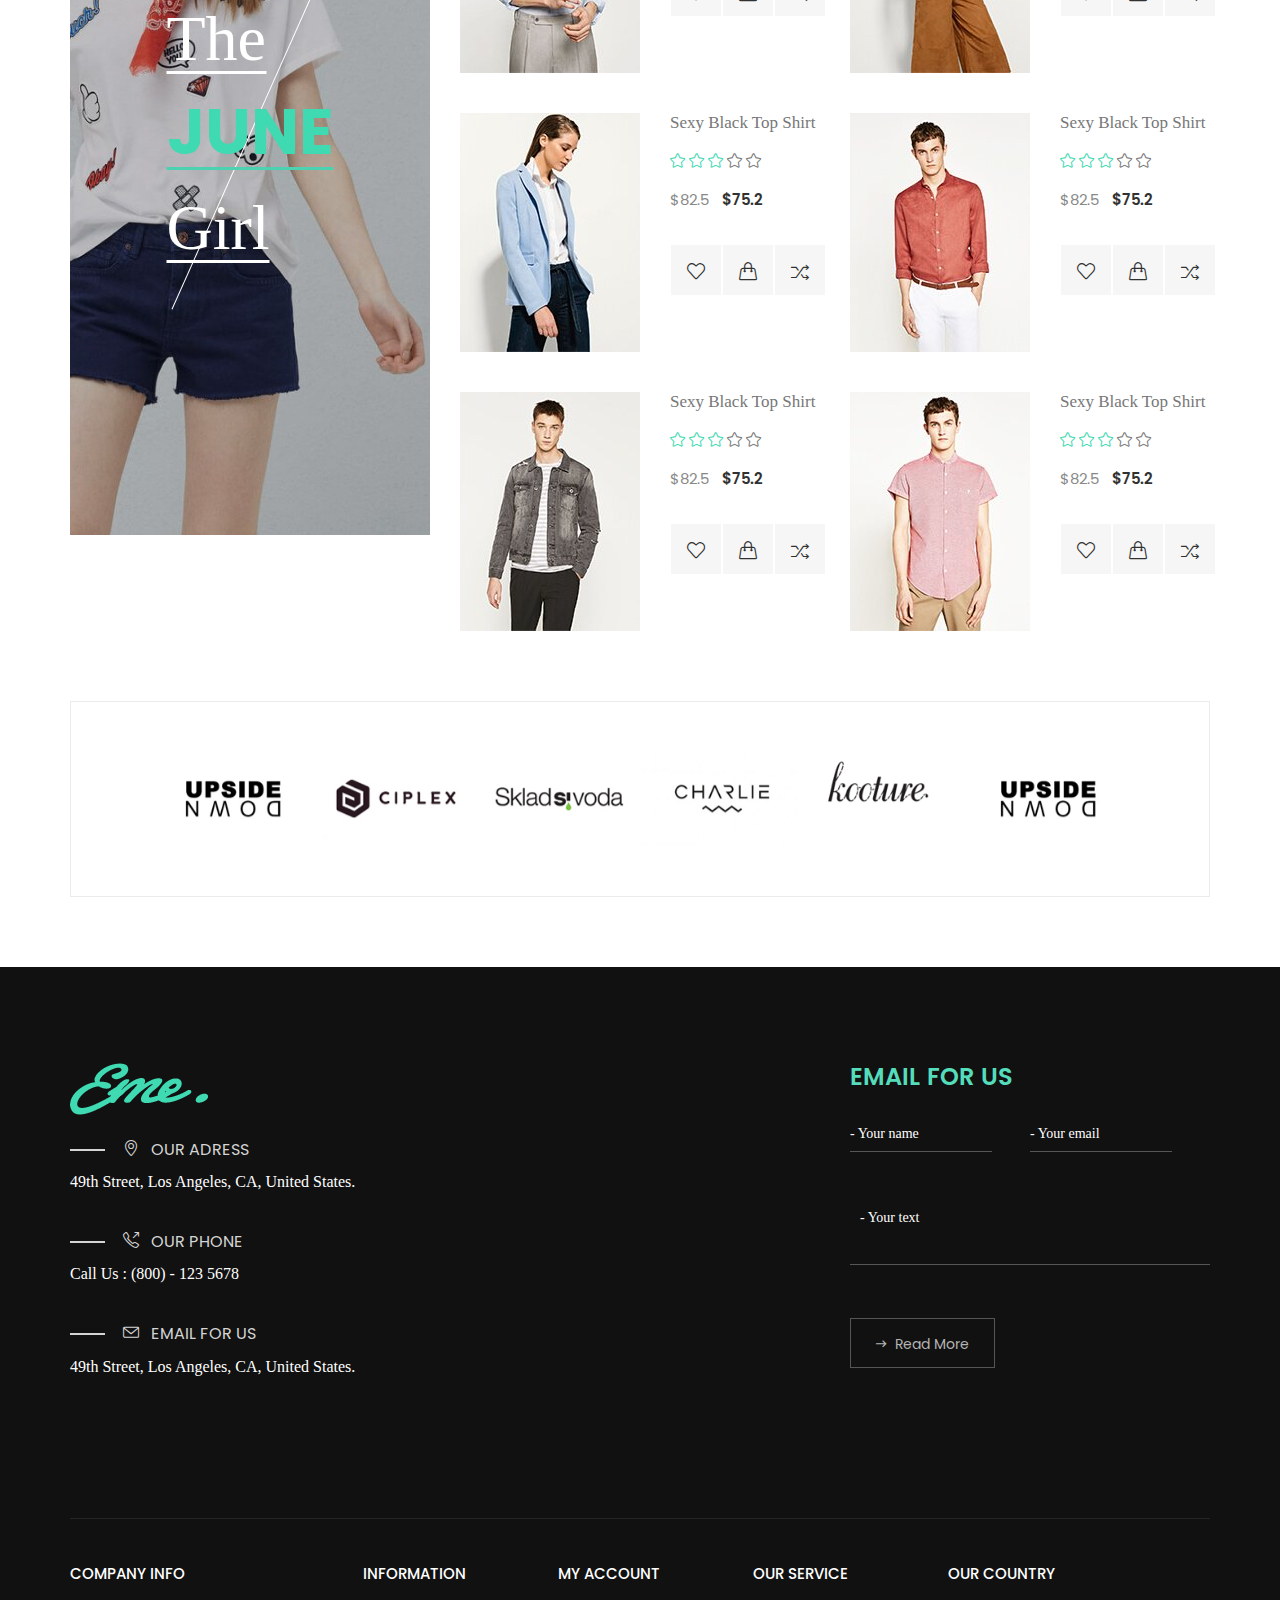
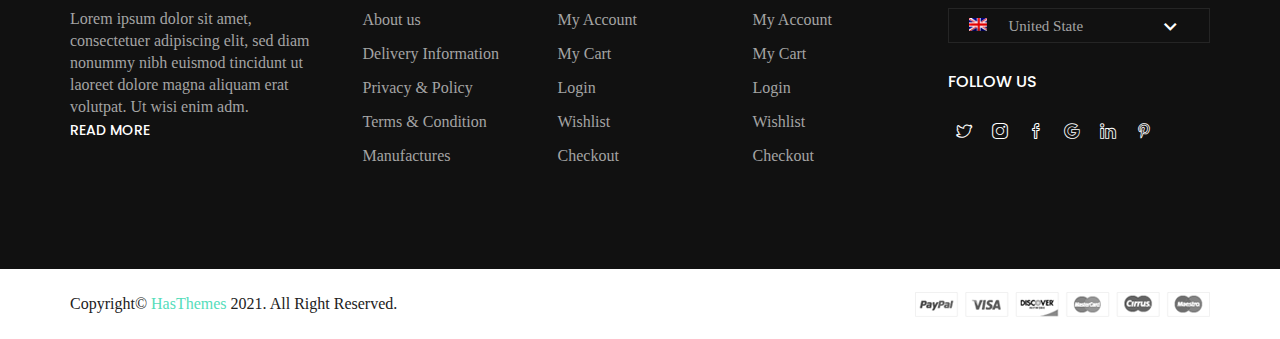
<file: htmldemo.net/eme/eme/index-3.html>
<!doctype html>
<html class="no-js" lang="en">

<!-- Mirrored from htmldemo.net/eme/eme/index-3.html by HTTrack Website Copier/3.x [XR&CO'2014], Wed, 15 Nov 2023 05:37:41 GMT -->
<head>
    <meta charset="utf-8">
    <meta http-equiv="x-ua-compatible" content="ie=edge">
    <title>Home-3 || Eme - eCommerce HTML5 Template</title>
    <meta name="description" content="">
    <meta name="viewport" content="width=device-width, initial-scale=1">
    
    <!-- Place favicon.ico in the root directory -->
    <link rel="shortcut icon" type="image/x-icon" href="images/favicon.ico">
    <link rel="apple-touch-icon" href="apple-touch-icon.html">
    

    <!-- All css files are included here. -->
    <!-- Bootstrap fremwork main css -->
    <link rel="stylesheet" href="css/bootstrap.min.css">
    <!-- Owl Carousel min css -->
    <link rel="stylesheet" href="css/owl.carousel.min.css">
    <link rel="stylesheet" href="css/owl.theme.default.min.css">
    <!-- This core.css file contents all plugings css file. -->
    <link rel="stylesheet" href="css/core.css">
    <!-- Theme shortcodes/elements style -->
    <link rel="stylesheet" href="css/shortcode/shortcodes.css">
    <!-- Theme main style -->
    <link rel="stylesheet" href="style.css">
    <!-- Responsive css -->
    <link rel="stylesheet" href="css/responsive.css">
    <!-- User style -->
    <link rel="stylesheet" href="css/custom.css">


    <!-- Modernizr JS -->
    <script src="js/vendor/modernizr-2.8.3.min.js"></script>
</head>

<body>
    <!--[if lt IE 8]>
        <p class="browserupgrade">You are using an <strong>outdated</strong> browser. Please <a href="http://browsehappy.com/">upgrade your browser</a> to improve your experience.</p>
    <![endif]-->  

    <!-- Body main wrapper start -->
    <div class="wrapper">
        <!-- Start Header Style -->
        <header id="htc__header" class="htc__header__area header--3">
            <!-- Start Mainmenu Area -->
            <div id="sticky-header-with-topbar" class="mainmenu__wrap sticky__header">
                <div class="container-fluid">
                    <div class="menumenu__container">
                        <div class="row">
                            <div class="col-lg-2 col-md-6 col-sm-6 col-xs-50">
                                <div class="logo">
                                    <a href="index.html">
                                        <img src="images/logo/4.png" alt="logo">
                                    </a>
                                </div>
                            </div>
                            <div class="col-lg-8 d-none d-lg-block">
                                <nav class="main__menu__nav d-none d-lg-block">
                                    <ul class="main__menu">
                                        <li class="drop"><a href="index.html">Home <i class="zmdi zmdi-chevron-down"></i></a>
                                            <ul class="dropdown">
                                                <li><a href="index.html">Home Version 01</a></li>
                                                <li><a href="index-2.html">Home Version 02</a></li>
                                                <li><a href="index-3.html">Home Version 03</a></li>
                                                <li><a href="index-4.html">Home Version 04</a></li>
                                                <li><a href="index-5.html">Home Version 05</a></li>
                                            </ul>
                                        </li>
                                        <li class="drop"><a href="#">women <i class="zmdi zmdi-chevron-down"></i></a>
                                            <ul class="dropdown mega_dropdown">
                                                <!-- Start Single Mega MEnu -->
                                                <li><a class="mega__title" href="shop.html">Shop Pages</a>
                                                    <ul class="mega__item">
                                                        <li><a href="product-grid.html">Product Grid</a></li>
                                                        <li><a href="product-list.html">Product List</a></li>
                                                        <li><a href="cart.html">cart</a></li>
                                                        <li><a href="checkout.html">checkout</a></li>
                                                        <li><a href="wishlist.html">wishlist</a></li>
                                                    </ul>
                                                </li>
                                                <!-- End Single Mega MEnu -->
                                                <!-- Start Single Mega MEnu -->
                                                <li><a class="mega__title" href="shop.html">Variable Product</a>
                                                    <ul class="mega__item">
                                                        <li><a href="#">Category</a></li>
                                                        <li><a href="#">My Account</a></li>
                                                        <li><a href="wishlist.html">Wishlist</a></li>
                                                        <li><a href="cart.html">Shopping Cart</a></li>
                                                        <li><a href="checkout.html">Checkout</a></li>
                                                    </ul>
                                                </li>
                                                <!-- End Single Mega MEnu -->
                                                <!-- Start Single Mega MEnu -->
                                                <li><a class="mega__title" href="shop.html">Product Types</a>
                                                    <ul class="mega__item">
                                                        <li><a href="#">Simple Product</a></li>
                                                        <li><a href="#">Variable Product</a></li>
                                                        <li><a href="#">Grouped Product</a></li>
                                                        <li><a href="#">Downloadable Product</a></li>
                                                        <li><a href="#">Simple Product</a></li>
                                                    </ul>
                                                </li>
                                                <!-- End Single Mega MEnu -->
                                            </ul>
                                        </li>
                                        <li class="drop"><a href="#">men <i class="zmdi zmdi-chevron-down"></i></a>
                                            <ul class="dropdown mega_dropdown">
                                                <!-- Start Single Mega MEnu -->
                                                <li><a class="mega__title" href="shop.html">Shop Pages</a>
                                                    <ul class="mega__item">
                                                        <li><a href="product-grid.html">Product Grid</a></li>
                                                        <li><a href="product-list.html">Product List</a></li>
                                                        <li><a href="cart.html">cart</a></li>
                                                        <li><a href="checkout.html">checkout</a></li>
                                                        <li><a href="wishlist.html">wishlist</a></li>
                                                    </ul>
                                                </li>
                                                <!-- End Single Mega MEnu -->
                                                <!-- Start Single Mega MEnu -->
                                                <li><a class="mega__title" href="shop.html">Variable Product</a>
                                                    <ul class="mega__item">
                                                        <li><a href="#">Category</a></li>
                                                        <li><a href="#">My Account</a></li>
                                                        <li><a href="wishlist.html">Wishlist</a></li>
                                                        <li><a href="cart.html">Shopping Cart</a></li>
                                                        <li><a href="checkout.html">Checkout</a></li>
                                                    </ul>
                                                </li>
                                                <!-- End Single Mega MEnu -->
                                                <!-- Start Single Mega MEnu -->
                                                <li><a class="mega__title" href="shop.html">Product Types</a>
                                                    <ul class="mega__item">
                                                        <li><a href="#">Simple Product</a></li>
                                                        <li><a href="#">Variable Product</a></li>
                                                        <li><a href="#">Grouped Product</a></li>
                                                        <li><a href="#">Downloadable Product</a></li>
                                                        <li><a href="#">Simple Product</a></li>
                                                    </ul>
                                                </li>
                                                <!-- End Single Mega MEnu -->
                                            </ul>
                                        </li>
                                        <li class="drop"><a href="#">Product <i class="zmdi zmdi-chevron-down"></i></a>
                                            <ul class="dropdown">
                                                <li><a href="product-grid.html">Product Grid</a></li>
                                                <li><a href="product-list.html">Product List</a></li>
                                                <li><a href="product-details.html">Product Details</a></li>
                                            </ul>
                                        </li>
                                        <li><a href="blog.html">blog</a></li>
                                        <li class="drop"><a href="#">Pages <i class="zmdi zmdi-chevron-down"></i></a>
                                            <ul class="dropdown">
                                                <li><a href="blog.html">Blog</a></li>
                                                <li><a href="blog-details.html">Blog Details</a></li>
                                                <li><a href="cart.html">Cart page</a></li>
                                                <li><a href="checkout.html">checkout</a></li>
                                                <li><a href="contact.html">contact</a></li>
                                                <li><a href="product-grid.html">product grid</a></li>
                                                <li><a href="product-list.html">product list</a></li>
                                                <li><a href="product-details.html">product details</a></li>
                                                <li><a href="wishlist.html">wishlist</a></li>
                                            </ul>
                                        </li>
                                        <li><a href="contact.html">contact</a></li>
                                    </ul>
                                </nav>
                            </div>
                            <div class="col-lg-2 col-md-6 col-sm-6 col-xs-50">
                                <div class="htc__header__right">
                                    <div class="header__search search search__open">
                                        <a href="#"><i class="icon-magnifier icons"></i></a>
                                    </div>
                                    <div class="htc__shopping__cart">
                                        <a class="cart__menu" href="#"><i class="icon-handbag icons"></i></a>
                                        <a href="#"><span class="htc__qua">2</span></a>
                                    </div>
                                </div>
                            </div>
                        </div>
                    </div>
                </div>
                <div class="mobile-menu clearfix d-lg-none">
                        <nav id="mobile_dropdown">
                            <ul>
                                <li><a href="index.html">Home</a>
                                    <ul>
                                        <li><a href="index.html">Home Version 01</a></li>
                                        <li><a href="index-2.html">Home Version 02</a></li>
                                        <li><a href="index-3.html">Home Version 03</a></li>
                                        <li><a href="index-4.html">Home Version 04</a></li>
                                        <li><a href="index-5.html">Home Version 05</a></li>
                                    </ul>
                                </li>
                                <li><a href="blog.html">blog</a></li>
                                <li><a href="#">pages</a>
                                    <ul>
                                        <li><a href="blog.html">Blog</a></li>
                                        <li><a href="blog-details.html">Blog Details</a></li>
                                        <li><a href="cart.html">Cart page</a></li>
                                        <li><a href="checkout.html">checkout</a></li>
                                        <li><a href="contact.html">contact</a></li>
                                        <li><a href="product-grid.html">product grid</a></li>
                                        <li><a href="product-list.html">product list</a></li>
                                        <li><a href="product-details.html">product details</a></li>
                                        <li><a href="wishlist.html">wishlist</a></li>
                                    </ul>
                                </li>
                                <li><a href="contact.html">contact</a></li>
                            </ul>
                        </nav>
                    </div> 
                    <div class="mobile-menu-area"></div>
            </div>
            <!-- End Mainmenu Area -->
        </header>
        <!-- End Header Area -->

        <div class="body__overlay"></div>
        <!-- Start Offset Wrapper -->
        <div class="offset__wrapper">
            <!-- Start Search Popap -->
            <div class="search__area">
                <div class="container" >
                    <div class="row" >
                        <div class="col-md-12" >
                            <div class="search__inner">
                                <form action="#" method="get">
                                    <input placeholder="Search here... " type="text">
                                    <button type="submit"></button>
                                </form>
                                <div class="search__close__btn">
                                    <span class="search__close__btn_icon"><i class="zmdi zmdi-close"></i></span>
                                </div>
                            </div>
                        </div>
                    </div>
                </div>
            </div>
            <!-- End Search Popap -->
            <!-- Start Cart Panel -->
            <div class="shopping__cart">
                <div class="shopping__cart__inner">
                    <div class="offsetmenu__close__btn">
                        <a href="#"><i class="zmdi zmdi-close"></i></a>
                    </div>
                    <div class="shp__cart__wrap">
                        <div class="shp__single__product">
                            <div class="shp__pro__thumb">
                                <a href="#">
                                    <img src="images/product-2/sm-smg/1.jpg" alt="product images">
                                </a>
                            </div>
                            <div class="shp__pro__details">
                                <h2><a href="product-details.html">BO&Play Wireless Speaker</a></h2>
                                <span class="quantity">QTY: 1</span>
                                <span class="shp__price">$105.00</span>
                            </div>
                            <div class="remove__btn">
                                <a href="#" title="Remove this item"><i class="zmdi zmdi-close"></i></a>
                            </div>
                        </div>
                        <div class="shp__single__product">
                            <div class="shp__pro__thumb">
                                <a href="#">
                                    <img src="images/product-2/sm-smg/2.jpg" alt="product images">
                                </a>
                            </div>
                            <div class="shp__pro__details">
                                <h2><a href="product-details.html">Brone Candle</a></h2>
                                <span class="quantity">QTY: 1</span>
                                <span class="shp__price">$25.00</span>
                            </div>
                            <div class="remove__btn">
                                <a href="#" title="Remove this item"><i class="zmdi zmdi-close"></i></a>
                            </div>
                        </div>
                    </div>
                    <ul class="shoping__total">
                        <li class="subtotal">Subtotal:</li>
                        <li class="total__price">$130.00</li>
                    </ul>
                    <ul class="shopping__btn">
                        <li><a href="cart.html">View Cart</a></li>
                        <li class="shp__checkout"><a href="checkout.html">Checkout</a></li>
                    </ul>
                </div>
            </div>
            <!-- End Cart Panel -->
        </div>
        <!-- End Offset Wrapper -->
        <!-- Start Slider Area -->
        <div class="slider__container slider--3">
            <div class="slide__container slider__activation__wrap--3 owl-carousel owl-theme">
                <!-- Start Single Slide -->
                <div class="slider__height--100vh" style="background: rgba(0, 0, 0, 0) url(images/slider/bg/3.jpg) no-repeat scroll center center / cover ;">
                    <div class="container">
                        <div class="row">
                            <div class="col-md-12">
                                <div class="slider">
                                    <div class="slider__inner">
                                        <p>spring 2021</p>
                                        <h1>Queenlady</h1>
                                        <div class="ht__slider__btn">
                                            <a href="#">for men</a>
                                            <a href="#">for women</a>
                                            <a href="#">for children</a>
                                        </div>
                                    </div>
                                </div>
                            </div>
                        </div>
                    </div>
                </div>
                <!-- End Single Slide -->
                <!-- Start Single Slide -->
                <div class="slider__height--100vh" style="background: rgba(0, 0, 0, 0) url(images/slider/bg/3.jpg) no-repeat scroll center center / cover ;">
                    <div class="container">
                        <div class="row">
                            <div class="col-md-12">
                                <div class="slider">
                                    <div class="slider__inner">
                                        <p>spring 2021</p>
                                        <h1>Queenlady</h1>
                                        <div class="ht__slider__btn">
                                            <a href="#">for men</a>
                                            <a href="#">for women</a>
                                            <a href="#">for children</a>
                                        </div>
                                    </div>
                                </div>
                            </div>
                        </div>
                    </div>
                </div>
                <!-- End Single Slide -->
            </div>
        </div>
        <!-- Start Slider Area -->
        <!-- Start Promo Box Area -->
        <section class="htc__promo__box">
            <div class="container-fluid">
                <div class="row">
                    <!-- Start Single promo Box -->
                    <div class="col-md-6">
                        <a href="product-grid.html">
                            <div class="promobox">
                                <div class="promo__thumb">
                                    <img src="images/promobox/1.jpg" alt="probo images">
                                </div>
                                <div class="ht__promo__details">
                                    <h2>Accessories</h2>
                                    <h4>SEXY LADY</h4>
                                </div>
                            </div>
                        </a>
                    </div>
                    <!-- End Single promo Box -->
                    <!-- Start Single promo Box -->
                    <div class="col-md-6">
                        <a href="product-grid.html">
                            <div class="promobox">
                                <div class="promo__thumb">
                                    <img src="images/promobox/2.jpg" alt="probo images">
                                </div>
                                <div class="ht__promo__details">
                                    <h2>Accessories</h2>
                                    <h4>Strong Men</h4>
                                </div>
                            </div>
                        </a>
                    </div>
                    <!-- End Single promo Box -->
                </div>
            </div>
        </section>
        <!-- End Promo Box Area -->
        <!-- Start Service Area -->
        <section class="htc__service__area bg__theme">
            <div class="container">
                <div class="row mb-n-30px">
                    <!-- Start Single Service -->
                    <div class="col-md-6 col-lg-4 col-sm-12 col-xs-12 mb-30px">
                        <div class="service">
                            <div class="service__icon">
                                <i class="icon-globe-alt icons"></i>
                            </div>
                            <div class="service__details">
                                <h2><a href="#">Free shipping</a></h2>
                                <p>Lorem khaled ipsum is a major key to success. To succeed you must believe. When you believe, you will succeed. </p>
                            </div>
                        </div>
                    </div>
                    <!-- End Single Service -->
                    <!-- Start Single Service -->
                    <div class="col-md-6 col-lg-4 col-sm-12 col-xs-12 mb-30px">
                        <div class="service">
                            <div class="service__icon">
                                <i class="icon-globe-alt icons"></i>
                            </div>
                            <div class="service__details">
                                <h2><a href="#">24/7 online support</a></h2>
                                <p>Lorem khaled ipsum is a major key to success. To succeed you must believe. When you believe, you will succeed. </p>
                            </div>
                        </div>
                    </div>
                    <!-- End Single Service -->
                    <!-- Start Single Service -->
                    <div class="col-md-6 col-lg-4 hidden-sm col-xs-12 mb-30px">
                        <div class="service">
                            <div class="service__icon">
                                <i class="icon-globe-alt icons"></i>
                            </div>
                            <div class="service__details">
                                <h2><a href="#">100% monney back</a></h2>
                                <p>Lorem khaled ipsum is a major key to success. To succeed you must believe. When you believe, you will succeed. </p>
                            </div>
                        </div>
                    </div>
                    <!-- End Single Service -->
                </div>
            </div>
        </section>
        <!-- End Service Area -->
        <!-- Start Womens Product Area-->
        <section class="htc__promobox__area bg__white pt--70 pos__relative">
            <div class="container">
                <div class="row">
                    <div class="col-md-12 col-lg-6 offset-lg-6">
                        <div class="row">
                            <div class="col-xs-12">
                                <div class="section__title text--left">
                                    <h2 class="title__line">Women’s Products</h2>
                                    <p>Women’s Fashion Of This Season.</p>
                                </div>
                            </div>
                        </div>
                        <div class="product___wrap">
                            <div class="row">
                                <!-- Start Single Product -->
                                <div class="col-md-6 col-lg-6 col-sm-6 col-xs-12">
                                    <div class="product">
                                        <div class="product__thumb">
                                            <a href="product-details.html">
                                                <img src="images/product-2/pro-1/1.jpg" alt="product images">
                                            </a>
                                            <div class="product__offer">
                                                <span class="new">new</span>
                                                <span>-20%</span>
                                            </div>
                                            <div class="product__hover__info">
                                                <ul class="product__action">
                                                    <li><a href="wishlist.html"><i class="icon-heart icons"></i></a></li>
                                                    <li><a href="cart.html"><i class="icon-handbag icons"></i></a></li>
                                                    <li><a href="#"><i class="icon-shuffle icons"></i></a></li>
                                                </ul>
                                            </div>
                                        </div>
                                        <div class="product__inner">
                                            <div class="product__details">
                                                <h2><a href="product-details.html">Tube Dress</a></h2>
                                                <ul  class="pro__prize">
                                                    <li class="old__prize">$82.5</li>
                                                    <li>$75.2</li>
                                                </ul>
                                            </div>
                                        </div>
                                    </div>
                                </div>
                                <!-- End Single Product -->
                                <!-- Start Single Product -->
                                <div class="col-md-6 col-lg-6 col-sm-6 col-xs-12">
                                    <div class="product">
                                        <div class="product__thumb">
                                            <a href="product-details.html">
                                                <img src="images/product-2/pro-1/2.jpg" alt="product images">
                                            </a>
                                            <div class="product__offer">
                                                <span class="new">new</span>
                                            </div>
                                            <div class="product__hover__info">
                                                <ul class="product__action">
                                                    <li><a href="wishlist.html"><i class="icon-heart icons"></i></a></li>
                                                    <li><a href="cart.html"><i class="icon-handbag icons"></i></a></li>
                                                    <li><a href="#"><i class="icon-shuffle icons"></i></a></li>
                                                </ul>
                                            </div>
                                        </div>
                                        <div class="product__inner">
                                            <div class="product__details">
                                                <h2><a href="product-details.html">Tube Dress</a></h2>
                                                <ul  class="pro__prize">
                                                    <li>$75.2</li>
                                                </ul>
                                            </div>
                                        </div>
                                    </div>
                                </div>
                                <!-- End Single Product -->
                                <!-- Start Single Product -->
                                <div class="col-md-6 col-lg-6 col-sm-6 col-xs-12">
                                    <div class="product">
                                        <div class="product__thumb">
                                            <a href="product-details.html">
                                                <img src="images/product-2/pro-1/8.jpg" alt="product images">
                                            </a>
                                            <div class="product__offer">
                                                <span>-20%</span>
                                            </div>
                                            <div class="product__hover__info">
                                                <ul class="product__action">
                                                    <li><a href="wishlist.html"><i class="icon-heart icons"></i></a></li>
                                                    <li><a href="cart.html"><i class="icon-handbag icons"></i></a></li>
                                                    <li><a href="#"><i class="icon-shuffle icons"></i></a></li>
                                                </ul>
                                            </div>
                                        </div>
                                        <div class="product__inner">
                                            <div class="product__details">
                                                <h2><a href="product-details.html">Tube Dress</a></h2>
                                                <ul  class="pro__prize">
                                                    <li class="old__prize">$82.5</li>
                                                    <li>$75.2</li>
                                                </ul>
                                            </div>
                                        </div>
                                    </div>
                                </div>
                                <!-- End Single Product -->
                                <!-- Start Single Product -->
                                <div class="col-md-6 col-lg-6 col-sm-6 col-xs-12">
                                    <div class="product">
                                        <div class="product__thumb">
                                            <a href="product-details.html">
                                                <img src="images/product-2/pro-1/9.jpg" alt="product images">
                                            </a>
                                            <div class="product__offer">
                                                <span class="new">new</span>
                                                <span>-20%</span>
                                            </div>
                                            <div class="product__hover__info">
                                                <ul class="product__action">
                                                    <li><a href="wishlist.html"><i class="icon-heart icons"></i></a></li>
                                                    <li><a href="cart.html"><i class="icon-handbag icons"></i></a></li>
                                                    <li><a href="#"><i class="icon-shuffle icons"></i></a></li>
                                                </ul>
                                            </div>
                                        </div>
                                        <div class="product__inner">
                                            <div class="product__details">
                                                <h2><a href="product-details.html">Tube Dress</a></h2>
                                                <ul  class="pro__prize">
                                                    <li>$75.2</li>
                                                </ul>
                                            </div>
                                        </div>
                                    </div>
                                </div>
                                <!-- End Single Product -->
                            </div>
                        </div>
                    </div>
                </div>
            </div>
            <!-- Start PromoBox -->
            <div class="big__promo__box">
                <a href="product-grid.html">
                    <div class="big__promo__inner">
                        <div class="bg__promo__thumb">
                            <img src="images/promobox/3.jpg" alt="promo images">
                        </div>
                        <div class="big__promo__details">
                            <h4><span>c</span><span>o</span><span>o</span><span>l</span></h4>
                            <p><span>g</span><span>i</span><span>r</span><span>l</span></p>
                        </div>
                    </div>
                </a>
            </div>
            <!-- End PromoBox -->
        </section>
        <!-- End Womens Product Area-->
        <!-- Start Womens Product Area-->
        <section class="htc__promobox__area promo__align--right bg__white pb--70 pos__relative three-pro">
            <div class="container">
                <div class="row">
                    <div class="col-md-12 col-lg-6">
                        <div class="row">
                            <div class="col-xs-12">
                                <div class="section__title text--left">
                                    <h2 class="title__line">Men’s Products</h2>
                                    <p># Men Fashion Of This Season.</p>
                                </div>
                            </div>
                        </div>
                        <div class="product___wrap">
                            <div class="row">
                                <!-- Start Single Product -->
                                <div class="col-md-6 col-lg-6 col-sm-6 col-xs-12">
                                    <div class="product">
                                        <div class="product__thumb">
                                            <a href="product-details.html">
                                                <img src="images/product-2/pro-1/3.jpg" alt="product images">
                                            </a>
                                            <div class="product__offer">
                                                <span class="new">new</span>
                                                <span>-20%</span>
                                            </div>
                                            <div class="product__hover__info">
                                                <ul class="product__action">
                                                    <li><a href="wishlist.html"><i class="icon-heart icons"></i></a></li>
                                                    <li><a href="cart.html"><i class="icon-handbag icons"></i></a></li>
                                                    <li><a href="#"><i class="icon-shuffle icons"></i></a></li>
                                                </ul>
                                            </div>
                                        </div>
                                        <div class="product__inner">
                                            <div class="product__details">
                                                <h2><a href="product-details.html">Tube Dress</a></h2>
                                                <ul  class="pro__prize">
                                                    <li class="old__prize">$82.5</li>
                                                    <li>$75.2</li>
                                                </ul>
                                            </div>
                                        </div>
                                    </div>
                                </div>
                                <!-- End Single Product -->
                                <!-- Start Single Product -->
                                <div class="col-md-6 col-lg-6 col-sm-6 col-xs-12">
                                    <div class="product">
                                        <div class="product__thumb">
                                            <a href="product-details.html">
                                                <img src="images/product-2/pro-1/5.jpg" alt="product images">
                                            </a>
                                            <div class="product__offer">
                                                <span class="new">new</span>
                                            </div>
                                            <div class="product__hover__info">
                                                <ul class="product__action">
                                                    <li><a href="wishlist.html"><i class="icon-heart icons"></i></a></li>
                                                    <li><a href="cart.html"><i class="icon-handbag icons"></i></a></li>
                                                    <li><a href="#"><i class="icon-shuffle icons"></i></a></li>
                                                </ul>
                                            </div>
                                        </div>
                                        <div class="product__inner">
                                            <div class="product__details">
                                                <h2><a href="product-details.html">Tube Dress</a></h2>
                                                <ul  class="pro__prize">
                                                    <li>$75.2</li>
                                                </ul>
                                            </div>
                                        </div>
                                    </div>
                                </div>
                                <!-- End Single Product -->
                                <!-- Start Single Product -->
                                <div class="col-md-6 col-lg-6 col-sm-6 col-xs-12">
                                    <div class="product">
                                        <div class="product__thumb">
                                            <a href="product-details.html">
                                                <img src="images/product-2/pro-1/7.jpg" alt="product images">
                                            </a>
                                            <div class="product__offer">
                                                <span>-20%</span>
                                            </div>
                                            <div class="product__hover__info">
                                                <ul class="product__action">
                                                    <li><a href="wishlist.html"><i class="icon-heart icons"></i></a></li>
                                                    <li><a href="cart.html"><i class="icon-handbag icons"></i></a></li>
                                                    <li><a href="#"><i class="icon-shuffle icons"></i></a></li>
                                                </ul>
                                            </div>
                                        </div>
                                        <div class="product__inner">
                                            <div class="product__details">
                                                <h2><a href="product-details.html">Tube Dress</a></h2>
                                                <ul  class="pro__prize">
                                                    <li class="old__prize">$82.5</li>
                                                    <li>$75.2</li>
                                                </ul>
                                            </div>
                                        </div>
                                    </div>
                                </div>
                                <!-- End Single Product -->
                                <!-- Start Single Product -->
                                <div class="col-md-6 col-lg-6 col-sm-6 col-xs-12">
                                    <div class="product">
                                        <div class="product__thumb">
                                            <a href="product-details.html">
                                                <img src="images/product-2/pro-1/11.jpg" alt="product images">
                                            </a>
                                            <div class="product__offer">
                                                <span class="new">new</span>
                                                <span>-20%</span>
                                            </div>
                                            <div class="product__hover__info">
                                                <ul class="product__action">
                                                    <li><a href="wishlist.html"><i class="icon-heart icons"></i></a></li>
                                                    <li><a href="cart.html"><i class="icon-handbag icons"></i></a></li>
                                                    <li><a href="#"><i class="icon-shuffle icons"></i></a></li>
                                                </ul>
                                            </div>
                                        </div>
                                        <div class="product__inner">
                                            <div class="product__details">
                                                <h2><a href="product-details.html">Tube Dress</a></h2>
                                                <ul  class="pro__prize">
                                                    <li>$75.2</li>
                                                </ul>
                                            </div>
                                        </div>
                                    </div>
                                </div>
                                <!-- End Single Product -->
                            </div>
                        </div>
                    </div>
                </div>
            </div>
            <!-- Start PromoBox -->
            <div class="big__promo__box">
                <a href="product-grid.html">
                    <div class="big__promo__inner">
                        <div class="bg__promo__thumb">
                            <img src="images/promobox/4.jpg" alt="promo images">
                        </div>
                        <div class="big__promo__details">
                            <h4><span>c</span><span>o</span><span>o</span><span>l</span></h4>
                            <p><span>b</span><span>o</span><span>y</span>
                        </div>
                    </div>
                </a>
            </div>
            <!-- End PromoBox -->
        </section>
        <!-- End Womens Product Area-->
        <!-- Start About Area -->
        <section class="htc__about__area bg__cat--2 pos__relative">
            <div class="container">
                <div class="row">
                    <div class="col-md-12 col-lg-7 col-xs-12">
                        <div class="about">
                            <div class="ht__about__inner">
                                <h2><span>Who</span> We Are ?</h2>
                                <h4>About Us</h4>
                                <div class="ht__about__details">
                                    <p>Lorem Khaled Ipsum is a major key to success. I’m up to something. Learning is cool, but knowing is better, and I know the key to success. The other day the grass was brown, now it’s green because I ain’t give up. Never surrender. Surround yourself with angels, positive energy, beautiful people, beautiful souls, clean heart, angel. To succeed you must believe. When you believe, you will succeed. Life is what you make it, so let’s make it. I’m giving you cloth talk, cloth. Special cloth alert, cut from a special cloth.</p>
                                    <p>Surround yourself with angels, positive energy, beautiful people, beautiful souls, clean heart, angel. To succeed you must believe. When you believe, you will succeed. Life is what you make it, so let’s make it. </p>
                                </div>
                                <div class="ht__about__btn">
                                    <a href="#">Read More</a>
                                </div>
                            </div>
                        </div>
                    </div>
                </div>
            </div>
            <div class="htc__about__thumb">
                <img src="images/about/1.png" alt="about image">
            </div>
        </section>
        <!-- End About Area -->
        <!-- Start best Sell Area -->
        <section class="htc__best__sell bg__white ptb--70 banner-3-res">
            <div class="container">
                <div class="row">
                    <div class="col-md-4 col-lg-4 col-sm-12 col-xs-12">
                        <div class="banner--2 pos__relative">
                            <div class="ht__bnn__thumb">
                                <a href="product-grid.html">
                                    <img src="images/banner/big-img/5.jpg" alt="banner images">
                                </a>
                            </div>
                            <div class="ht__bann__details">
                                <p><span>The</span><br><span class="theme-color">JUNE</span><br><span>Girl</span></p>
                            </div>
                        </div>
                    </div>
                    <div class="col-md-12 col-lg-8 col-sm-12 col-xs-12">
                        <div class="htc__best__sell__wrap">
                            <div class="row">
                                <!-- Start Single Wrap -->
                                <div class="col-md-6 col-lg-6 col-sm-12 col-xs-12">
                                    <div class="section__title--bst">
                                        <h2>Top rated</h2>
                                        <p>You Could Be Loved It</p>
                                    </div>
                                    <div class="htc__best__sell__inner">
                                        <!-- Start Single Product -->
                                        <div class="htc__best__product">
                                            <div class="htc__best__pro__thumb">
                                                <a href="product-details.html">
                                                    <img src="images/product-2/sm-img-2/1.jpg" alt="small product">
                                                </a>
                                            </div>
                                            <div class="htc__best__product__details">
                                                <h2><a href="product-details.html">Sexy Black Top Shirt</a></h2>
                                                <ul class="rating">
                                                    <li><i class="icon-star icons"></i></li>
                                                    <li><i class="icon-star icons"></i></li>
                                                    <li><i class="icon-star icons"></i></li>
                                                    <li class="old"><i class="icon-star icons"></i></li>
                                                    <li class="old"><i class="icon-star icons"></i></li>
                                                </ul>
                                                <ul  class="pro__prize">
                                                    <li class="old__prize">$82.5</li>
                                                    <li>$75.2</li>
                                                </ul>
                                                <div class="best__product__action">
                                                    <ul class="product__action">
                                                        <li><a href="wishlist.html"><i class="icon-heart icons"></i></a></li>
                                                        <li><a href="cart.html"><i class="icon-handbag icons"></i></a></li>
                                                        <li><a href="#"><i class="icon-shuffle icons"></i></a></li>
                                                    </ul>
                                                </div>
                                            </div>
                                        </div>
                                        <!-- End Single Product -->
                                        <!-- Start Single Product -->
                                        <div class="htc__best__product">
                                            <div class="htc__best__pro__thumb">
                                                <a href="product-details.html">
                                                    <img src="images/product-2/sm-img-2/2.jpg" alt="small product">
                                                </a>
                                            </div>
                                            <div class="htc__best__product__details">
                                                <h2><a href="product-details.html">Sexy Black Top Shirt</a></h2>
                                                <ul class="rating">
                                                    <li><i class="icon-star icons"></i></li>
                                                    <li><i class="icon-star icons"></i></li>
                                                    <li><i class="icon-star icons"></i></li>
                                                    <li class="old"><i class="icon-star icons"></i></li>
                                                    <li class="old"><i class="icon-star icons"></i></li>
                                                </ul>
                                                <ul  class="pro__prize">
                                                    <li class="old__prize">$82.5</li>
                                                    <li>$75.2</li>
                                                </ul>
                                                <div class="best__product__action">
                                                    <ul class="product__action">
                                                        <li><a href="wishlist.html"><i class="icon-heart icons"></i></a></li>
                                                        <li><a href="cart.html"><i class="icon-handbag icons"></i></a></li>
                                                        <li><a href="#"><i class="icon-shuffle icons"></i></a></li>
                                                    </ul>
                                                </div>
                                            </div>
                                        </div>
                                        <!-- End Single Product -->
                                        <!-- Start Single Product -->
                                        <div class="htc__best__product">
                                            <div class="htc__best__pro__thumb">
                                                <a href="product-details.html">
                                                    <img src="images/product-2/sm-img-2/3.jpg" alt="small product">
                                                </a>
                                            </div>
                                            <div class="htc__best__product__details">
                                                <h2><a href="product-details.html">Sexy Black Top Shirt</a></h2>
                                                <ul class="rating">
                                                    <li><i class="icon-star icons"></i></li>
                                                    <li><i class="icon-star icons"></i></li>
                                                    <li><i class="icon-star icons"></i></li>
                                                    <li class="old"><i class="icon-star icons"></i></li>
                                                    <li class="old"><i class="icon-star icons"></i></li>
                                                </ul>
                                                <ul  class="pro__prize">
                                                    <li class="old__prize">$82.5</li>
                                                    <li>$75.2</li>
                                                </ul>
                                                <div class="best__product__action">
                                                    <ul class="product__action">
                                                        <li><a href="wishlist.html"><i class="icon-heart icons"></i></a></li>
                                                        <li><a href="cart.html"><i class="icon-handbag icons"></i></a></li>
                                                        <li><a href="#"><i class="icon-shuffle icons"></i></a></li>
                                                    </ul>
                                                </div>
                                            </div>
                                        </div>
                                        <!-- End Single Product -->
                                    </div>
                                </div>
                                <!-- End Single Wrap -->
                                <!-- Start Single Wrap -->
                                <div class="col-md-6 col-lg-6 col-sm-12 col-xs-12">
                                    <div class="section__title--bst res-single">
                                        <h2>best seller</h2>
                                        <p>You Could Be Loved It</p>
                                    </div>
                                    <div class="htc__best__sell__inner">
                                        <!-- Start Single Product -->
                                        <div class="htc__best__product">
                                            <div class="htc__best__pro__thumb">
                                                <a href="product-details.html">
                                                    <img src="images/product-2/sm-img-2/4.jpg" alt="small product">
                                                </a>
                                            </div>
                                            <div class="htc__best__product__details">
                                                <h2><a href="product-details.html">Sexy Black Top Shirt</a></h2>
                                                <ul class="rating">
                                                    <li><i class="icon-star icons"></i></li>
                                                    <li><i class="icon-star icons"></i></li>
                                                    <li><i class="icon-star icons"></i></li>
                                                    <li class="old"><i class="icon-star icons"></i></li>
                                                    <li class="old"><i class="icon-star icons"></i></li>
                                                </ul>
                                                <ul  class="pro__prize">
                                                    <li class="old__prize">$82.5</li>
                                                    <li>$75.2</li>
                                                </ul>
                                                <div class="best__product__action">
                                                    <ul class="product__action">
                                                        <li><a href="wishlist.html"><i class="icon-heart icons"></i></a></li>
                                                        <li><a href="cart.html"><i class="icon-handbag icons"></i></a></li>
                                                        <li><a href="#"><i class="icon-shuffle icons"></i></a></li>
                                                    </ul>
                                                </div>
                                            </div>
                                        </div>
                                        <!-- End Single Product -->
                                        <!-- Start Single Product -->
                                        <div class="htc__best__product">
                                            <div class="htc__best__pro__thumb">
                                                <a href="product-details.html">
                                                    <img src="images/product-2/sm-img-2/5.jpg" alt="small product">
                                                </a>
                                            </div>
                                            <div class="htc__best__product__details">
                                                <h2><a href="product-details.html">Sexy Black Top Shirt</a></h2>
                                                <ul class="rating">
                                                    <li><i class="icon-star icons"></i></li>
                                                    <li><i class="icon-star icons"></i></li>
                                                    <li><i class="icon-star icons"></i></li>
                                                    <li class="old"><i class="icon-star icons"></i></li>
                                                    <li class="old"><i class="icon-star icons"></i></li>
                                                </ul>
                                                <ul  class="pro__prize">
                                                    <li class="old__prize">$82.5</li>
                                                    <li>$75.2</li>
                                                </ul>
                                                <div class="best__product__action">
                                                    <ul class="product__action">
                                                        <li><a href="wishlist.html"><i class="icon-heart icons"></i></a></li>
                                                        <li><a href="cart.html"><i class="icon-handbag icons"></i></a></li>
                                                        <li><a href="#"><i class="icon-shuffle icons"></i></a></li>
                                                    </ul>
                                                </div>
                                            </div>
                                        </div>
                                        <!-- End Single Product -->
                                        <!-- Start Single Product -->
                                        <div class="htc__best__product">
                                            <div class="htc__best__pro__thumb">
                                                <a href="product-details.html">
                                                    <img src="images/product-2/sm-img-2/6.jpg" alt="small product">
                                                </a>
                                            </div>
                                            <div class="htc__best__product__details">
                                                <h2><a href="product-details.html">Sexy Black Top Shirt</a></h2>
                                                <ul class="rating">
                                                    <li><i class="icon-star icons"></i></li>
                                                    <li><i class="icon-star icons"></i></li>
                                                    <li><i class="icon-star icons"></i></li>
                                                    <li class="old"><i class="icon-star icons"></i></li>
                                                    <li class="old"><i class="icon-star icons"></i></li>
                                                </ul>
                                                <ul  class="pro__prize">
                                                    <li class="old__prize">$82.5</li>
                                                    <li>$75.2</li>
                                                </ul>
                                                <div class="best__product__action">
                                                    <ul class="product__action">
                                                        <li><a href="wishlist.html"><i class="icon-heart icons"></i></a></li>
                                                        <li><a href="cart.html"><i class="icon-handbag icons"></i></a></li>
                                                        <li><a href="#"><i class="icon-shuffle icons"></i></a></li>
                                                    </ul>
                                                </div>
                                            </div>
                                        </div>
                                        <!-- End Single Product -->
                                    </div>
                                </div>
                                <!-- End Single Wrap -->
                            </div>
                        </div>
                    </div>
                </div>
            </div>
        </section>
        <!-- End best Sell Area -->
        <!-- Start Brand Area -->
        <div class="htc__brand__area pb--70 bg__white">
            <div class="container">
                <div class="row">
                    <div class="col-md-12">
                        <div class="ht__brand__inner">
                            <ul class="brand__list owl-carousel owl-theme clearfix">
                                <li><a href="#"><img src="images/brand/1.png" alt="brand images"></a></li>
                                <li><a href="#"><img src="images/brand/2.png" alt="brand images"></a></li>
                                <li><a href="#"><img src="images/brand/3.png" alt="brand images"></a></li>
                                <li><a href="#"><img src="images/brand/4.png" alt="brand images"></a></li>
                                <li><a href="#"><img src="images/brand/5.png" alt="brand images"></a></li>
                                <li><a href="#"><img src="images/brand/1.png" alt="brand images"></a></li>
                                <li><a href="#"><img src="images/brand/2.png" alt="brand images"></a></li>
                            </ul>
                        </div>
                    </div>
                </div>
            </div>
        </div>
        <!-- End Brand Area -->
        <!-- Start Banner Area -->
        <div class="htc__banner__area">
            <ul class="banner__list owl-carousel owl-theme clearfix">
                <li><a href="product-details.html"><img src="images/banner/bn-3/1.jpg" alt="banner images"></a></li>
                <li><a href="product-details.html"><img src="images/banner/bn-3/2.jpg" alt="banner images"></a></li>
                <li><a href="product-details.html"><img src="images/banner/bn-3/3.jpg" alt="banner images"></a></li>
                <li><a href="product-details.html"><img src="images/banner/bn-3/4.jpg" alt="banner images"></a></li>
                <li><a href="product-details.html"><img src="images/banner/bn-3/5.jpg" alt="banner images"></a></li>
                <li><a href="product-details.html"><img src="images/banner/bn-3/6.jpg" alt="banner images"></a></li>
                <li><a href="product-details.html"><img src="images/banner/bn-3/1.jpg" alt="banner images"></a></li>
                <li><a href="product-details.html"><img src="images/banner/bn-3/2.jpg" alt="banner images"></a></li>
            </ul>
        </div>
        <!-- End Banner Area -->
        <!-- End Banner Area -->
        <!-- Start Footer Area -->
        <footer id="htc__footer">
            <!-- Start Footer Top Area -->
            <div class="footer__top__area bg__cat--1">
                <div class="container">
                    <div class="row">
                        <div class="col-md-12">
                            <div class="footer__top__wrap clearfix">
                                <div class="row mb-n-30px">
                                    <div class="col-md-6 col-lg-4 col-sm-6 col-xs-12 mb-30px">
                                        <div class="footer__top">
                                            <div class="ft__logo">
                                                <a href="index.html">
                                                    <img src="images/logo/eme.png" alt="logo">
                                                </a>
                                            </div>
                                            <div class="ft__address__wrap">
                                                <div class="ft__address">
                                                    <div class="ft__title">
                                                        <h4><i class="icon-location-pin icons"></i>Our Adress</h4>
                                                    </div>
                                                    <div class="ft__details">
                                                        <p>49th Street, Los Angeles, CA, United States.</p>
                                                    </div>
                                                </div>
                                                <div class="ft__address">
                                                    <div class="ft__title">
                                                        <h4><i class="icon-call-out icons"></i>Our Phone</h4>
                                                    </div>
                                                    <div class="ft__details">
                                                        <p>Call Us : (800) - 123 5678 </p>
                                                    </div>
                                                </div>
                                                <div class="ft__address">
                                                    <div class="ft__title">
                                                        <h4><i class="icon-envelope icons"></i>email for us</h4>
                                                    </div>
                                                    <div class="ft__details">
                                                        <p>49th Street, Los Angeles, CA, United States.</p>
                                                    </div>
                                                </div>
                                            </div>
                                        </div>
                                    </div>
                                    <div class="col-md-6 col-lg-4 col-sm-6 col-xs-12 mb-30px">
                                        <div class="mapouter">
                                            <div class="gmap_canvas">
                                                <iframe id="gmap_canvas" src="https://maps.google.com/maps?q=121%20King%20St%2C%20Melbourne%20VIC%203000%2C%20Australia&amp;t=&amp;z=13&amp;ie=UTF8&amp;iwloc=&amp;output=embed"></iframe>
                                                <a href="https://sites.google.com/view/maps-api-v2/mapv2"></a>
                                            </div>
                                        </div>
                                    </div>
                                    <div class="col-md-12 col-lg-4 col-sm-12 col-xs-12 mb-30px">
                                        <div class="footer__top">
                                            <h2 class="ft__top__title">Email for us</h2>
                                            <div class="footer__input__form">
                                                <div class="ft__input__box name">
                                                    <input type="text" placeholder="- Your name">
                                                    <input type="email" placeholder="- Your email">
                                                </div>
                                                <div class="ft__input__box">
                                                    <textarea name="message" placeholder="- Your text"></textarea>
                                                </div>
                                                <div class="ft__btn">
                                                    <a href="#"><i class="zmdi zmdi-long-arrow-right"></i>Read More</a>
                                                </div>
                                            </div>
                                        </div>
                                    </div>
                                </div>
                            </div>
                        </div>
                    </div>
                </div>
            </div>
            <!-- End Footer Top Area -->
            <!-- Start Footer Widget -->
            <div class="footer__container bg__cat--1">
                <div class="container">
                    <div class="row mb-n-30px">
                        <!-- Start Single Footer Widget -->
                        <div class="col-lg-3 col-md-9 col-xs-12 mb-30px">
                            <div class="footer">
                                <h2 class="title__line--2">company info</h2>
                                <div class="ft__details">
                                    <p>Lorem ipsum dolor sit amet, consectetuer adipiscing elit, sed diam nonummy nibh euismod tincidunt ut laoreet dolore magna aliquam erat volutpat. Ut wisi enim adm.</p>
                                    <div class="footer__btn m-md-0">
                                        <a href="#">read more</a>
                                    </div>
                                </div>
                            </div>
                        </div>
                        <!-- End Single Footer Widget -->
                        <!-- Start Single Footer Widget -->
                        <div class="col-lg-2 col-md-4 col-sm-6 mb-30px">
                            <div class="footer">
                                <h2 class="title__line--2">information</h2>
                                <div class="ft__inner">
                                    <ul class="ft__list">
                                        <li><a href="about.html">About us</a></li>
                                        <li><a href="#">Delivery Information</a></li>
                                        <li><a href="#">Privacy & Policy</a></li>
                                        <li><a href="#">Terms  & Condition</a></li>
                                        <li><a href="#">Manufactures</a></li>
                                    </ul>
                                </div>
                            </div>
                        </div>
                        <!-- End Single Footer Widget -->
                        <!-- Start Single Footer Widget -->
                        <div class="col-lg-2 col-md-4 col-sm-6 mb-30px">
                            <div class="footer">
                                <h2 class="title__line--2">my account</h2>
                                <div class="ft__inner">
                                    <ul class="ft__list">
                                        <li><a href="#">My Account</a></li>
                                        <li><a href="cart.html">My Cart</a></li>
                                        <li><a href="#">Login</a></li>
                                        <li><a href="wishlist.html">Wishlist</a></li>
                                        <li><a href="checkout.html">Checkout</a></li>
                                    </ul>
                                </div>
                            </div>
                        </div>
                        <!-- End Single Footer Widget -->
                        <!-- Start Single Footer Widget -->
                        <div class="col-lg-2 col-md-4 col-sm-6 mb-30px">
                            <div class="footer">
                                <h2 class="title__line--2">Our service</h2>
                                <div class="ft__inner">
                                    <ul class="ft__list">
                                        <li><a href="#">My Account</a></li>
                                        <li><a href="cart.html">My Cart</a></li>
                                        <li><a href="#">Login</a></li>
                                        <li><a href="wishlist.html">Wishlist</a></li>
                                        <li><a href="checkout.html">Checkout</a></li>
                                    </ul>
                                </div>
                            </div>
                        </div>
                        <!-- End Single Footer Widget -->
                        <!-- Start Single Footer Widget -->
                        <div class="col-lg-3 col-md-6 col-sm-6 mb-30px">
                            <div class="footer">
                                <h2 class="title__line--2">Our country</h2>
                                <div class="ft__inner">
                                    <ul class="lan__select">
                                        <li><a href="#">United State</a></li>
                                            <ul class="drop__ountry">
                                                <li><a href="#">United State</a></li>
                                                <li><a href="#">United State</a></li>
                                                <li><a href="#">United State</a></li>
                                                <li><a href="#">United State</a></li>
                                            </ul>
                                        
                                    </ul>
                                    <div class="ft__social__link">
                                        <span>follow us</span>
                                        <ul class="social__link">
                                            <li><a href="https://twitter.com/" target="_blank"><i class="icon-social-twitter icons"></i></a></li>

                                            <li><a href="https://www.instagram.com/" target="_blank"><i class="icon-social-instagram icons"></i></a></li>

                                            <li><a href="https://www.facebook.com/" target="_blank"><i class="icon-social-facebook icons"></i></a></li>

                                            <li><a href="https://plus.google.com/" target="_blank"><i class="icon-social-google icons"></i></a></li>

                                            <li><a href="#" target="_blank"><i class="icon-social-linkedin icons"></i></a></li>

                                            <li><a href="#" target="_blank"><i class="icon-social-pinterest icons"></i></a></li>
                                        </ul>
                                    </div>
                                </div>
                            </div>
                        </div>
                        <!-- End Single Footer Widget -->
                    </div>
                </div>
            </div>
            <!-- End Footer Widget -->
            <!-- Start Copyright Area -->
            <div class="htc__copyright bg__white">
                <div class="container">
                    <div class="row">
                        <div class="col-xs-12">
                            <div class="copyright__inner text-center">
                                <p>Copyright© <a href="https://hasthemes.com/" target="blank">HasThemes</a> 2021. All right reserved.</p>
                                <a href="#"><img src="images/others/shape/paypol.png" alt="payment images"></a>
                            </div>
                        </div>
                    </div>
                </div>
            </div>
            <!-- End Copyright Area -->
        </footer>
        <!-- End Footer Style -->
    </div>
    <!-- Body main wrapper end -->

    <!-- Placed js at the end of the document so the pages load faster -->

    <!-- jquery latest version -->
    <script src="js/vendor/jquery-1.12.4.min.js"></script>
    <!-- Bootstrap framework js -->
    <script src="js/bootstrap.min.js"></script>
    <!-- All js plugins included in this file. -->
    <script src="js/plugins.js"></script>
    <script src="js/slick.min.js"></script>
    <script src="js/owl.carousel.min.js"></script>
    <!-- Waypoints.min.js. -->
    <script src="js/waypoints.min.js"></script>
    <!-- Main js file that contents all jQuery plugins activation. -->
    <script src="js/main.js"></script>

</body>


<!-- Mirrored from htmldemo.net/eme/eme/index-3.html by HTTrack Website Copier/3.x [XR&CO'2014], Wed, 15 Nov 2023 05:37:50 GMT -->
</html>
</file>
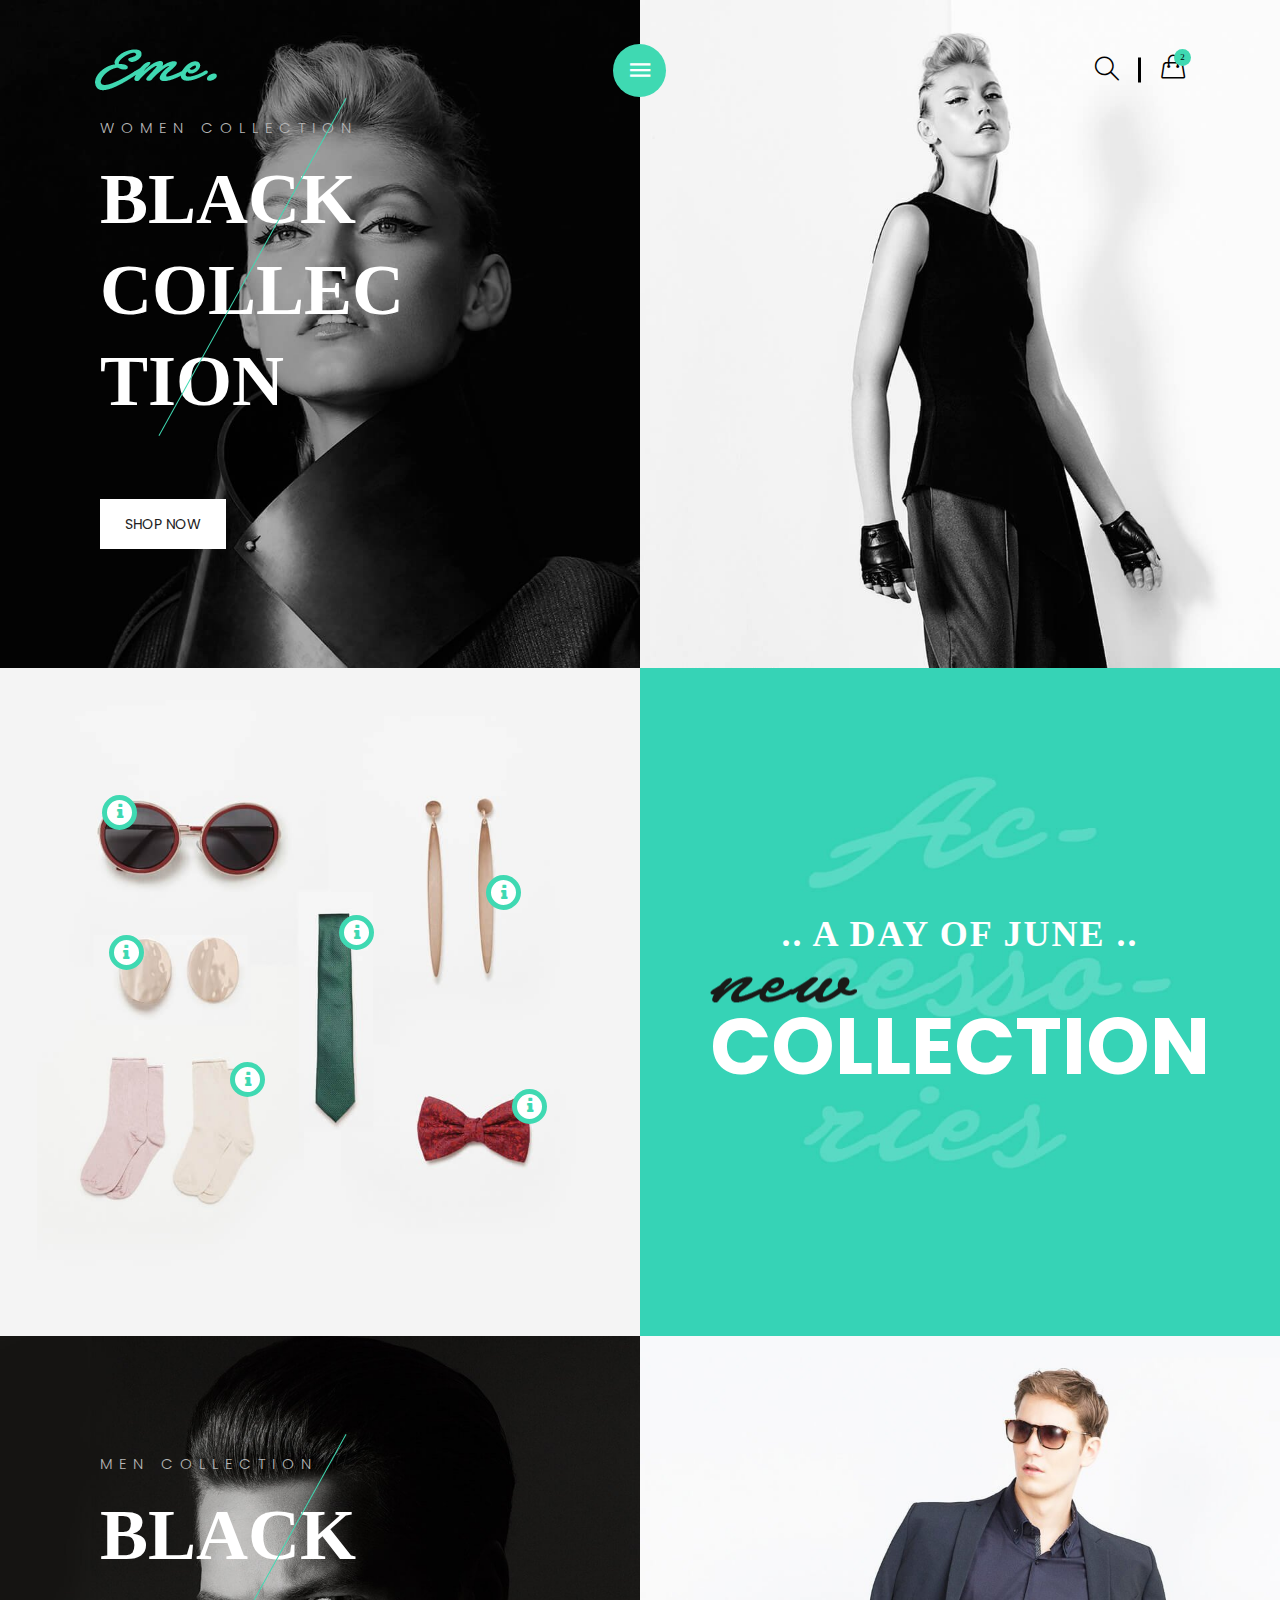
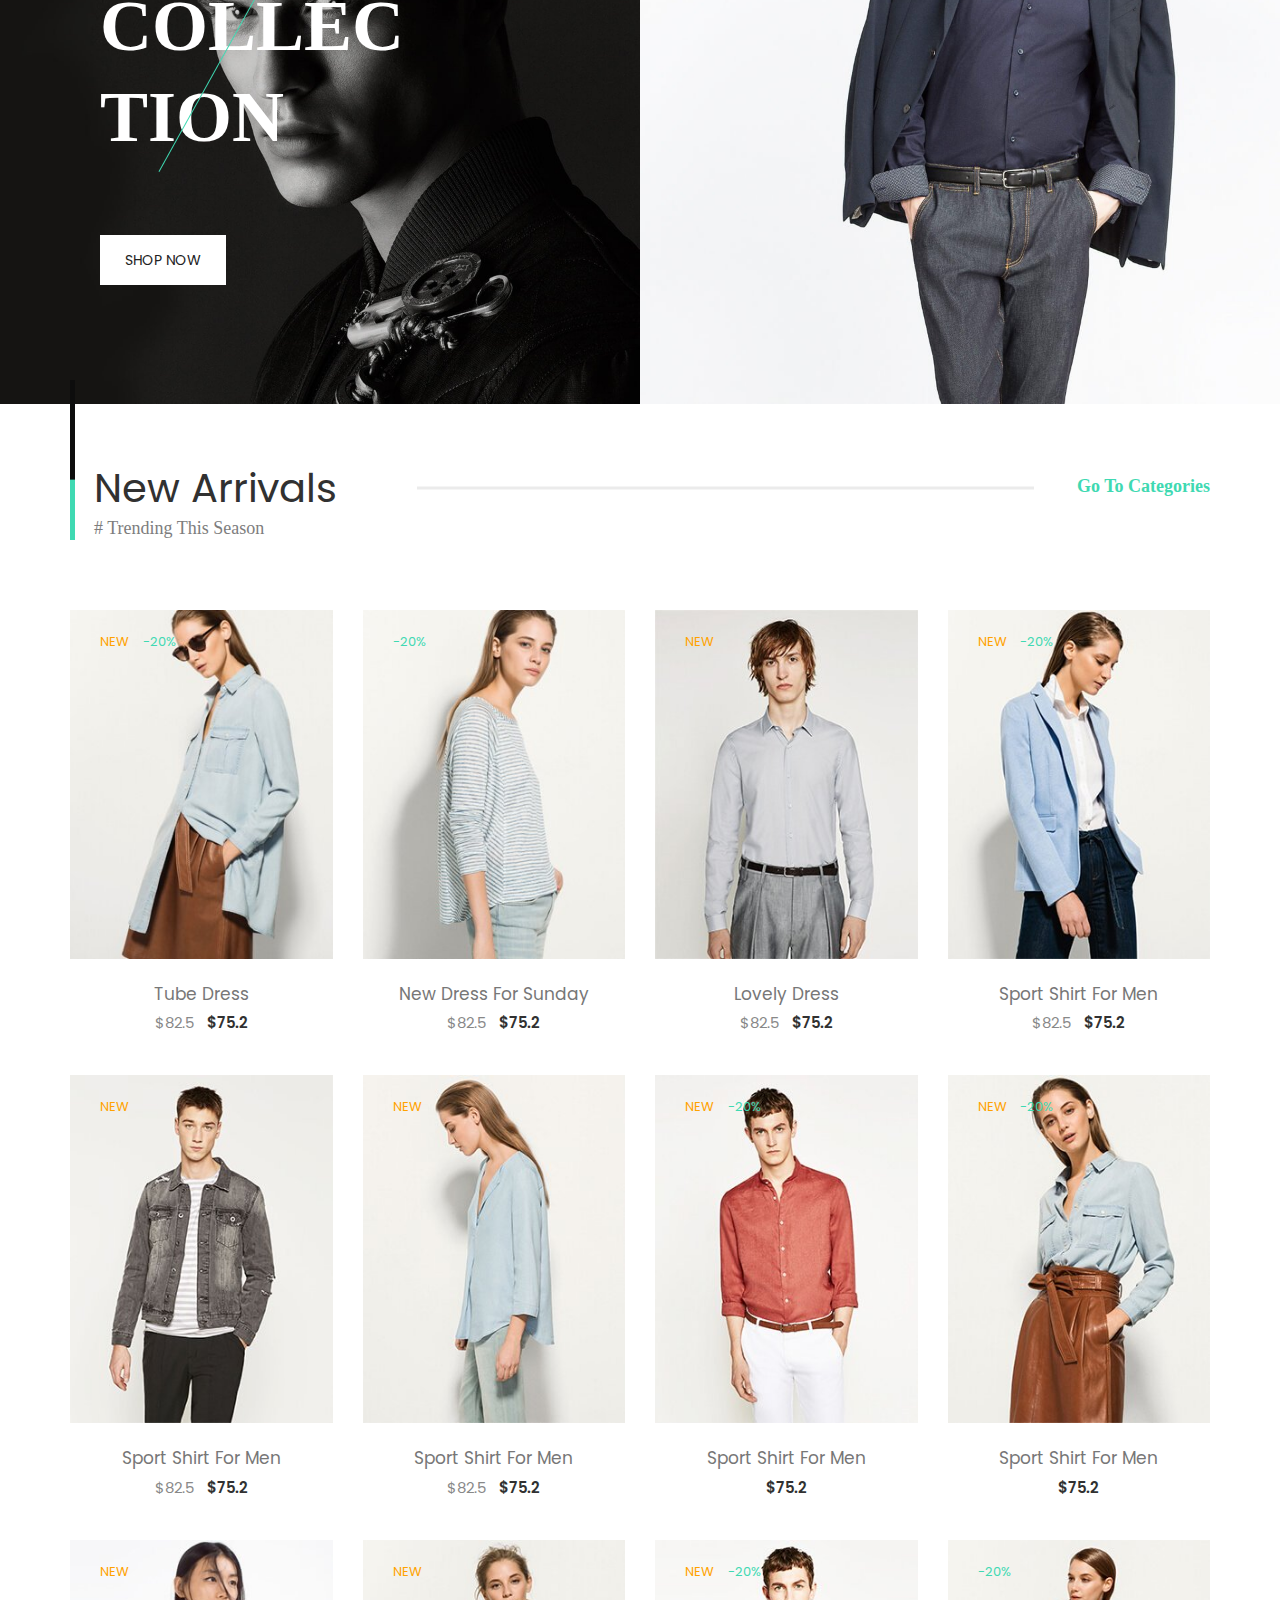
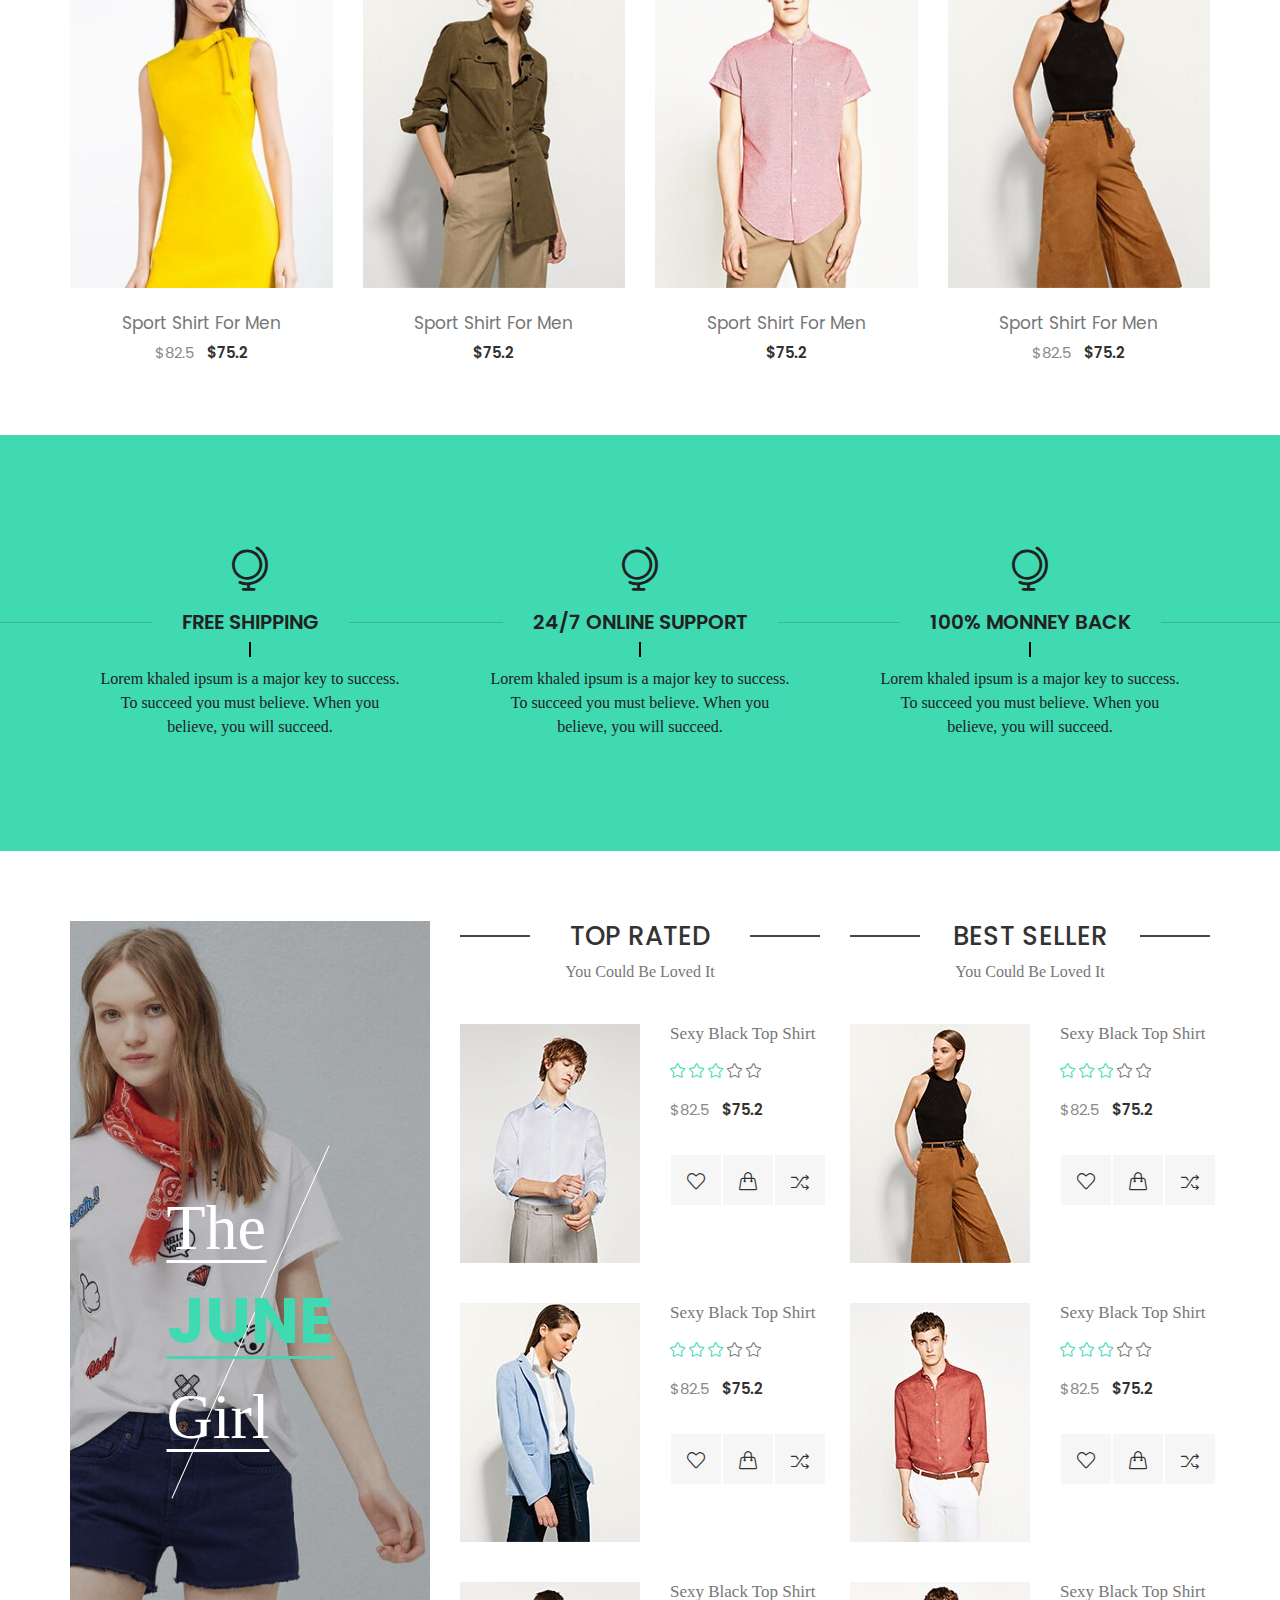
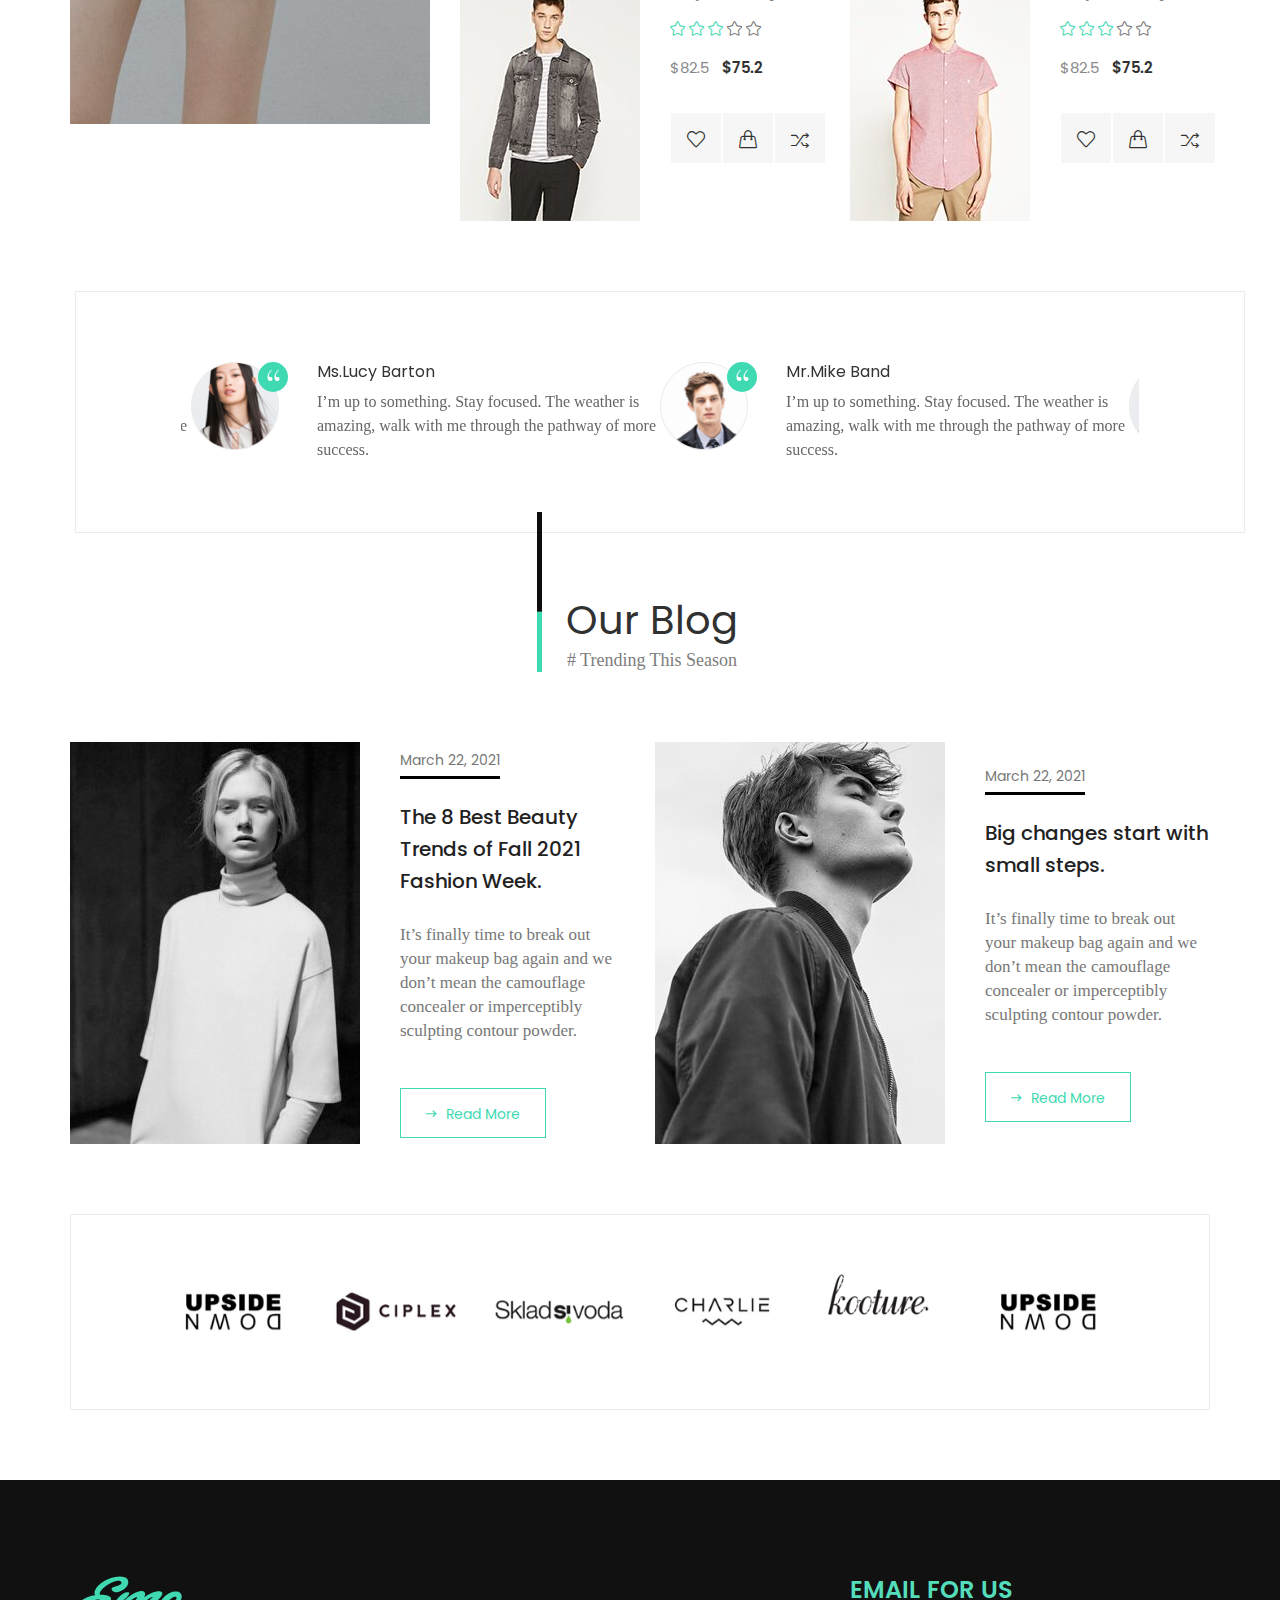
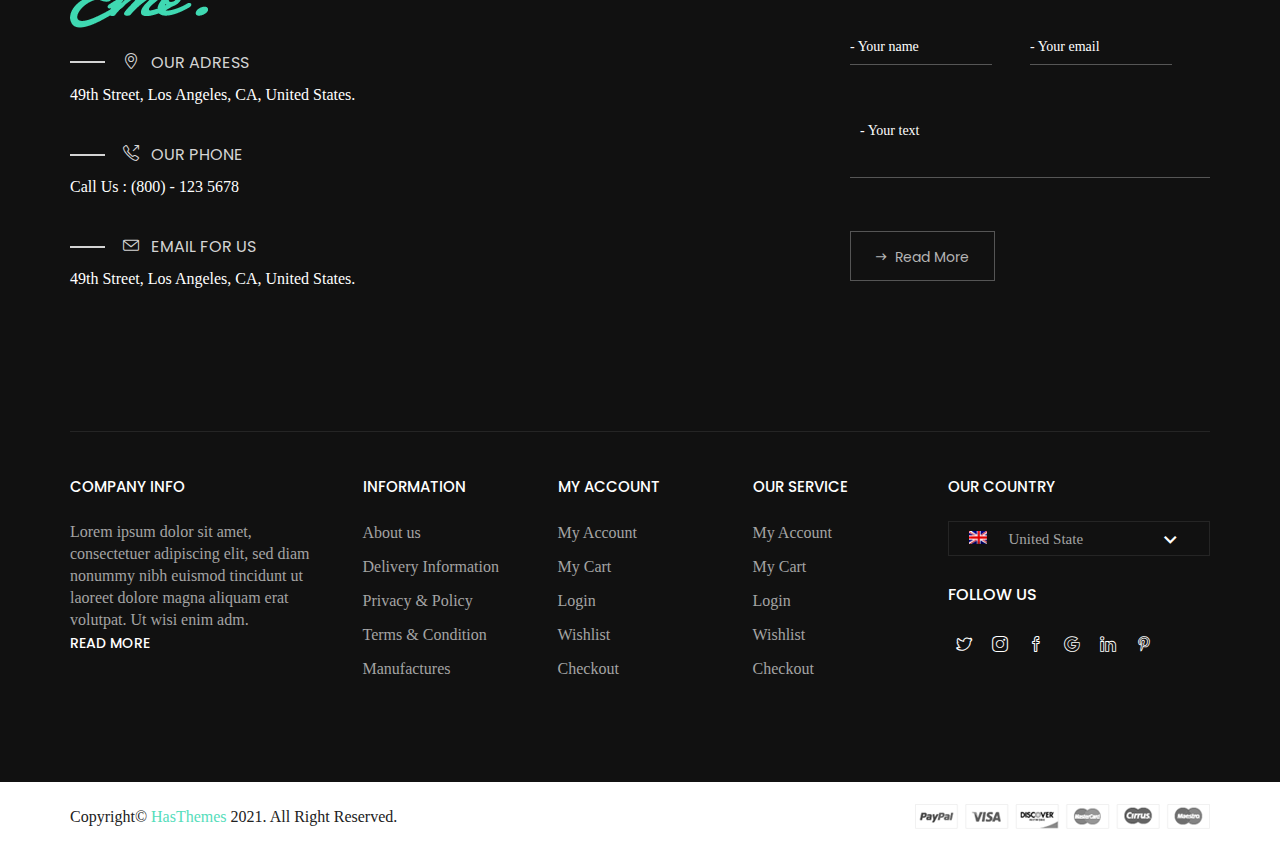
<file: htmldemo.net/eme/eme/index-4.html>
<!doctype html>
<html class="no-js" lang="en">

<!-- Mirrored from htmldemo.net/eme/eme/index-4.html by HTTrack Website Copier/3.x [XR&CO'2014], Wed, 15 Nov 2023 05:37:50 GMT -->
<head>
    <meta charset="utf-8">
    <meta http-equiv="x-ua-compatible" content="ie=edge">
    <title>Home-4 || Eme - eCommerce HTML5 Template</title>
    <meta name="description" content="">
    <meta name="viewport" content="width=device-width, initial-scale=1">
    
    <!-- Place favicon.ico in the root directory -->
    <link rel="shortcut icon" type="image/x-icon" href="images/favicon.ico">
    <link rel="apple-touch-icon" href="apple-touch-icon.html">
    

    <!-- All css files are included here. -->
    <!-- Bootstrap fremwork main css -->
    <link rel="stylesheet" href="css/bootstrap.min.css">
    <!-- Owl Carousel min css -->
    <link rel="stylesheet" href="css/owl.carousel.min.css">
    <link rel="stylesheet" href="css/owl.theme.default.min.css">
    <!-- This core.css file contents all plugings css file. -->
    <link rel="stylesheet" href="css/core.css">
    <!-- Theme shortcodes/elements style -->
    <link rel="stylesheet" href="css/shortcode/shortcodes.css">
    <!-- Theme main style -->
    <link rel="stylesheet" href="style.css">
    <!-- Responsive css -->
    <link rel="stylesheet" href="css/responsive.css">
    <!-- User style -->
    <link rel="stylesheet" href="css/custom.css">


    <!-- Modernizr JS -->
    <script src="js/vendor/modernizr-2.8.3.min.js"></script>
</head>

<body>
    <!--[if lt IE 8]>
        <p class="browserupgrade">You are using an <strong>outdated</strong> browser. Please <a href="http://browsehappy.com/">upgrade your browser</a> to improve your experience.</p>
    <![endif]-->  

    <!-- Body main wrapper start -->
    <div class="wrapper">
        <!-- Start Header Style -->
        <header id="htc__header" class="htc__header__area header--4">
            <!-- Start Mainmenu Area -->
            <div id="sticky-header-with-topbar" class="mainmenu__wrap sticky__header">
                <div class="container-fluid">
                    <div class="menumenu__container">
                        <div class="row">
                            <div class="col-lg-2 col-md-6 col-xs-50">
                                <div class="logo">
                                    <a href="index.html">
                                        <img src="images/logo/4.png" alt="logo">
                                    </a>
                                </div>
                            </div>
                            <div class="col-lg-8 d-none d-lg-block">
                                <nav class="main__menu__nav d-none d-lg-block">
                                    <div class="main__menu--onclick">
                                        <div class="menu__click"><a href="#"><i class="zmdi zmdi-menu"></i></a></div>
                                    </div>
                                </nav>
                                <div class="mobile-menu clearfix d-lg-none">
                                    <nav id="mobile_dropdown">
                                        <ul>
                                            <li><a href="index.html">Home</a>
                                                <ul>
                                                    <li><a href="index.html">Home Version 01</a></li>
                                                    <li><a href="index-2.html">Home Version 02</a></li>
                                                    <li><a href="index-3.html">Home Version 03</a></li>
                                                    <li><a href="index-4.html">Home Version 04</a></li>
                                                    <li><a href="index-5.html">Home Version 05</a></li>
                                                </ul>
                                            </li>
                                            <li><a href="blog.html">blog</a></li>
                                            <li><a href="#">pages</a>
                                                <ul>
                                                    <li><a href="blog.html">Blog</a></li>
                                                    <li><a href="blog-details.html">Blog Details</a></li>
                                                    <li><a href="cart.html">Cart page</a></li>
                                                    <li><a href="checkout.html">checkout</a></li>
                                                    <li><a href="contact.html">contact</a></li>
                                                    <li><a href="product-grid.html">product grid</a></li>
                                                    <li><a href="product-list.html">product list</a></li>
                                                    <li><a href="product-details.html">product details</a></li>
                                                    <li><a href="wishlist.html">wishlist</a></li>
                                                </ul>
                                            </li>
                                            <li><a href="contact.html">contact</a></li>
                                        </ul>
                                    </nav>
                                </div> 
                            </div>
                            <div class="col-lg-2 col-md-6 col-xs-50">
                                <div class="htc__header__right">
                                    <div class="header__search search search__open">
                                        <a href="#"><i class="icon-magnifier icons"></i></a>
                                    </div>
                                    <div class="htc__shopping__cart">
                                        <a class="cart__menu" href="#"><i class="icon-handbag icons"></i></a>
                                        <a href="#"><span class="htc__qua">2</span></a>
                                    </div>
                                </div>
                            </div>
                        </div>
                    </div>
                    <div class="mobile-menu-area"></div>
                </div>
            </div>
            <!-- End Mainmenu Area -->
        </header>
        <!-- End Header Area -->

        <div class="body__overlay"></div>
        <!-- Start Offset Wrapper -->
        <div class="offset__wrapper">
            <!-- Start Search Popap -->
            <div class="search__area">
                <div class="container" >
                    <div class="row" >
                        <div class="col-md-12" >
                            <div class="search__inner">
                                <form action="#" method="get">
                                    <input placeholder="Search here... " type="text">
                                    <button type="submit"></button>
                                </form>
                                <div class="search__close__btn">
                                    <span class="search__close__btn_icon"><i class="zmdi zmdi-close"></i></span>
                                </div>
                            </div>
                        </div>
                    </div>
                </div>
            </div>
            <!-- End Search Popap -->
            <!-- Start Cart Panel -->
            <div class="shopping__cart">
                <div class="shopping__cart__inner">
                    <div class="offsetmenu__close__btn">
                        <a href="#"><i class="zmdi zmdi-close"></i></a>
                    </div>
                    <div class="shp__cart__wrap">
                        <div class="shp__single__product">
                            <div class="shp__pro__thumb">
                                <a href="#">
                                    <img src="images/product-2/sm-smg/1.jpg" alt="product images">
                                </a>
                            </div>
                            <div class="shp__pro__details">
                                <h2><a href="product-details.html">BO&Play Wireless Speaker</a></h2>
                                <span class="quantity">QTY: 1</span>
                                <span class="shp__price">$105.00</span>
                            </div>
                            <div class="remove__btn">
                                <a href="#" title="Remove this item"><i class="zmdi zmdi-close"></i></a>
                            </div>
                        </div>
                        <div class="shp__single__product">
                            <div class="shp__pro__thumb">
                                <a href="#">
                                    <img src="images/product-2/sm-smg/2.jpg" alt="product images">
                                </a>
                            </div>
                            <div class="shp__pro__details">
                                <h2><a href="product-details.html">Brone Candle</a></h2>
                                <span class="quantity">QTY: 1</span>
                                <span class="shp__price">$25.00</span>
                            </div>
                            <div class="remove__btn">
                                <a href="#" title="Remove this item"><i class="zmdi zmdi-close"></i></a>
                            </div>
                        </div>
                    </div>
                    <ul class="shoping__total">
                        <li class="subtotal">Subtotal:</li>
                        <li class="total__price">$130.00</li>
                    </ul>
                    <ul class="shopping__btn">
                        <li><a href="cart.html">View Cart</a></li>
                        <li class="shp__checkout"><a href="checkout.html">Checkout</a></li>
                    </ul>
                </div>
            </div>
            <!-- End Cart Panel -->
            <div class="off__canvars__wrap right--side width-half">
                <div class="menu__click menu__close__btn"><a href="#"><i class="zmdi zmdi-close"></i></a></div>
                <div class="off__canvars__inner">
                    <nav class="off__canvars--menu">
                        <ul>
                            <li class="off__canvars__dropdown"><a href="index.html">home <i class="zmdi zmdi-chevron-down"></i></a>
                                <ul class="off__canvars__dropdown-menu">
                                    <li><a href="index.html">home version 1</a></li>
                                    <li><a href="index-2.html">home version 2</a></li>
                                    <li><a href="index-3.html">home version 3</a></li>
                                    <li><a href="index-4.html">home version 4</a></li>
                                    <li><a href="index-5.html">home version 5</a></li>
                                </ul>
                            </li> 
                            <li class="active"><a href="blog.html">blog</a></li>
                            <li><a href="product-grid.html">product</a></li>
                            <li class="off__canvars__dropdown"><a href="#">pages <i class="zmdi zmdi-chevron-down"></i></a>
                                <ul class="off__canvars__dropdown-menu">
                                    <li><a href="blog.html">Blog</a></li>
                                    <li><a href="blog-details.html">Blog Details</a></li>
                                    <li><a href="cart.html">Cart page</a></li>
                                    <li><a href="checkout.html">checkout</a></li>
                                    <li><a href="contact.html">contact</a></li>
                                    <li><a href="product-grid.html">product grid</a></li>
                                    <li><a href="product-list.html">product list</a></li>
                                    <li><a href="product-details.html">product details</a></li>
                                    <li><a href="wishlist.html">wishlist</a></li>
                                </ul>
                            </li>
                            <li><a href="contact.html">contact</a></li>
                        </ul>
                    </nav>
                </div>
            </div>
        </div>
        <!-- End Offset Wrapper -->
        <!-- Start Banner Area -->
        <section class="htc__inatractive__banner">
            <div class="container-fluid">
                <div class="row">
                    <div class="col-lg-6">
                        <div class="intractive__banner pos__relative">
                            <div class="ht__intrac__thumb">
                                <img src="images/banner/bn-4/1.jpg" alt="banner image">
                            </div>
                            <div class="ht__intrac__details">
                                <h6>women collection</h6>
                                <h1>Black <br> collec <br> tion</h1>
                                <div class="ht__intrac__btn">
                                    <a href="cart.html">Shop now</a>
                                </div>
                            </div>
                        </div>
                    </div>
                    <div class="col-lg-6">
                        <div class="ht__intrac__thumb">
                            <a href="product-grid.html">
                                <img src="images/banner/bn-4/7.jpg" alt="banner images">
                            </a>
                        </div>
                    </div>
                </div>
            </div>
        </section>
        <!-- End Banner Area -->
        <!-- Start Banner Area -->
        <section class="htc__inatractive__banner inc__banner--2">
            <div class="container-fluid">
                <div class="row">
                    <div class="col-lg-6">
                        <div class="prize__inner">
                            <div class="ht__intrac__thumb">
                                <img src="images/banner/bn-4/6.jpg" alt="banner images">
                            </div>
                            <div class="banner__info">
                                <div class="pointer__tooltip pointer--6 align-top">
                                    <div class="tooltip__box">
                                        <h4>Tooltip Right</h4>
                                        <p>Lorem ipsum pisaci volupt atem accusa saes ntisdumtiu loperm asaerks.</p>
                                    </div>
                                </div>
                                <div class="pointer__tooltip pointer--7 align-top">
                                    <div class="tooltip__box">
                                        <h4>Tooltip Top</h4>
                                        <p>Lorem ipsum pisaci volupt atem accusa saes ntisdumtiu loperm asaerks.</p>
                                    </div>
                                </div>
                                <div class="pointer__tooltip pointer--8 align-top">
                                    <div class="tooltip__box">
                                        <h4>Tooltip Top</h4>
                                        <p>Lorem ipsum pisaci volupt atem accusa saes ntisdumtiu loperm asaerks.</p>
                                    </div>
                                </div>
                                <div class="pointer__tooltip pointer--9 align-top">
                                    <div class="tooltip__box">
                                        <h4>Tooltip Top</h4>
                                        <p>Lorem ipsum pisaci volupt atem accusa saes ntisdumtiu loperm asaerks.</p>
                                    </div>
                                </div>
                                <div class="pointer__tooltip pointer--10 align-top">
                                    <div class="tooltip__box">
                                        <h4>Tooltip Top</h4>
                                        <p>Lorem ipsum pisaci volupt atem accusa saes ntisdumtiu loperm asaerks.</p>
                                    </div>
                                </div>
                                <div class="pointer__tooltip pointer--11 align-top">
                                    <div class="tooltip__box">
                                        <h4>Tooltip Top</h4>
                                        <p>Lorem ipsum pisaci volupt atem accusa saes ntisdumtiu loperm asaerks.</p>
                                    </div>
                                </div>
                            </div>
                        </div>
                    </div>
                    <div class="col-lg-6">
                        <a href="product-grid.html">
                            <div class="intractive__banner pos__relative">
                                <div class="ht__intrac__thumb">
                                    <img src="images/banner/bn-4/5.jpg" alt="banner image">
                                </div>
                                <div class="ht__intrac__details">
                                    <h6>.. a day of june ..</h6>
                                    <span><img src="images/others/shape/new.png" alt=""></span>
                                    <h2>Collection</h2>
                                </div>
                            </div>
                        </a>
                    </div>
                </div>
            </div>
        </section>
        <!-- End Banner Area -->
        <!-- Start Banner Area -->
        <section class="htc__inatractive__banner">
            <div class="container-fluid">
                <div class="row">
                    <div class="col-lg-6">
                        <div class="intractive__banner pos__relative">
                            <div class="ht__intrac__thumb">
                                <img src="images/banner/bn-4/4.jpg" alt="banner image">
                            </div>
                            <div class="ht__intrac__details">
                                <h6>men collection</h6>
                                <h1>Black <br> collec <br> tion</h1>
                                <div class="ht__intrac__btn">
                                    <a href="cart.html">Shop now</a>
                                </div>
                            </div>
                        </div>
                    </div>
                    <div class="col-lg-6">
                        <div class="ht__intrac__thumb">
                            <a href="#">
                                <img src="images/banner/bn-4/3.jpg" alt="banner images">
                            </a>
                        </div>
                    </div>
                </div>
            </div>
        </section>
        <!-- End Banner Area -->
        <!-- Start Product Area -->
        <section class="htc__product__area pb--70">
            <div class="container">
                <div class="row">
                    <div class="col-xs-12">
                        <div class="section__title__with__cat__link">
                            <div class="section__title text--left">
                                <h2 class="title__line title__border">New Arrivals</h2>
                                <p># Trending This Season</p>
                            </div>
                            <div class="ht__gocat__link">
                                <a href="#">Go To Categories</a>
                             </div>
                        </div>
                    </div>
                </div>
                <div class="product__wrap">
                    <div class="row">
                        <!-- Start Single Product -->
                        <div class="col-md-4 col-lg-3 col-sm-6 col-xs-12">
                            <div class="product">
                                <div class="product__thumb">
                                    <a href="product-details.html">
                                        <img src="images/product-2/pro-1/1.jpg" alt="product images">
                                    </a>
                                    <div class="product__offer">
                                        <span class="new">new</span>
                                        <span>-20%</span>
                                    </div>
                                    <div class="product__hover__info">
                                        <ul class="product__action">
                                            <li><a href="wishlist.html"><i class="icon-heart icons"></i></a></li>
                                            <li><a href="cart.html"><i class="icon-handbag icons"></i></a></li>
                                            <li><a href="#"><i class="icon-shuffle icons"></i></a></li>
                                        </ul>
                                    </div>
                                </div>
                                <div class="product__inner">
                                    <div class="product__details">
                                        <h2><a href="product-details.html">Tube Dress</a></h2>
                                        <ul  class="pro__prize">
                                            <li class="old__prize">$82.5</li>
                                            <li>$75.2</li>
                                        </ul>
                                    </div>
                                </div>
                            </div>
                        </div>
                        <!-- End Single Product -->
                        <!-- Start Single Product -->
                        <div class="col-md-4 col-lg-3 col-sm-6 col-xs-12">
                            <div class="product">
                                <div class="product__thumb">
                                    <a href="product-details.html">
                                        <img src="images/product-2/pro-1/2.jpg" alt="product images">
                                    </a>
                                    <div class="product__offer">
                                        <span>-20%</span>
                                    </div>
                                    <div class="product__hover__info">
                                        <ul class="product__action">
                                            <li><a href="wishlist.html"><i class="icon-heart icons"></i></a></li>
                                            <li><a href="cart.html"><i class="icon-handbag icons"></i></a></li>
                                            <li><a href="#"><i class="icon-shuffle icons"></i></a></li>
                                        </ul>
                                    </div>
                                </div>
                                <div class="product__inner">
                                    <div class="product__details">
                                        <h2><a href="product-details.html">New Dress For Sunday</a></h2>
                                        <ul  class="pro__prize">
                                            <li class="old__prize">$82.5</li>
                                            <li>$75.2</li>
                                        </ul>
                                    </div>
                                </div>
                            </div>
                        </div>
                        <!-- End Single Product -->
                        <!-- Start Single Product -->
                        <div class="col-md-4 col-lg-3 col-sm-6 col-xs-12">
                            <div class="product">
                                <div class="product__thumb">
                                    <a href="product-details.html">
                                        <img src="images/product-2/pro-1/3.jpg" alt="product images">
                                    </a>
                                    <div class="product__offer">
                                        <span class="new">new</span>
                                    </div>
                                    <div class="product__hover__info">
                                        <ul class="product__action">
                                            <li><a href="wishlist.html"><i class="icon-heart icons"></i></a></li>
                                            <li><a href="cart.html"><i class="icon-handbag icons"></i></a></li>
                                            <li><a href="#"><i class="icon-shuffle icons"></i></a></li>
                                        </ul>
                                    </div>
                                </div>
                                <div class="product__inner">
                                    <div class="product__details">
                                        <h2><a href="product-details.html">Lovely Dress</a></h2>
                                        <ul  class="pro__prize">
                                            <li class="old__prize">$82.5</li>
                                            <li>$75.2</li>
                                        </ul>
                                    </div>
                                </div>
                            </div>
                        </div>
                        <!-- End Single Product -->
                        <!-- Start Single Product -->
                        <div class="col-md-4 col-lg-3 col-sm-6 col-xs-12">
                            <div class="product">
                                <div class="product__thumb">
                                    <a href="product-details.html">
                                        <img src="images/product-2/pro-1/4.jpg" alt="product images">
                                    </a>
                                    <div class="product__offer">
                                        <span class="new">new</span>
                                        <span>-20%</span>
                                    </div>
                                    <div class="product__hover__info">
                                        <ul class="product__action">
                                            <li><a href="wishlist.html"><i class="icon-heart icons"></i></a></li>
                                            <li><a href="cart.html"><i class="icon-handbag icons"></i></a></li>
                                            <li><a href="#"><i class="icon-shuffle icons"></i></a></li>
                                        </ul>
                                    </div>
                                </div>
                                <div class="product__inner">
                                    <div class="product__details">
                                        <h2><a href="product-details.html">Sport Shirt For Men</a></h2>
                                        <ul  class="pro__prize">
                                            <li class="old__prize">$82.5</li>
                                            <li>$75.2</li>
                                        </ul>
                                    </div>
                                </div>
                            </div>
                        </div>
                        <!-- End Single Product -->
                        <!-- Start Single Product -->
                        <div class="col-md-4 col-lg-3 col-sm-6 col-xs-12">
                            <div class="product">
                                <div class="product__thumb">
                                    <a href="product-details.html">
                                        <img src="images/product-2/pro-1/5.jpg" alt="product images">
                                    </a>
                                    <div class="product__offer">
                                        <span class="new">new</span>
                                    </div>
                                    <div class="product__hover__info">
                                        <ul class="product__action">
                                            <li><a href="wishlist.html"><i class="icon-heart icons"></i></a></li>
                                            <li><a href="cart.html"><i class="icon-handbag icons"></i></a></li>
                                            <li><a href="#"><i class="icon-shuffle icons"></i></a></li>
                                        </ul>
                                    </div>
                                </div>
                                <div class="product__inner">
                                    <div class="product__details">
                                        <h2><a href="product-details.html">Sport Shirt For Men</a></h2>
                                        <ul  class="pro__prize">
                                            <li class="old__prize">$82.5</li>
                                            <li>$75.2</li>
                                        </ul>
                                    </div>
                                </div>
                            </div>
                        </div>
                        <!-- End Single Product -->
                        <!-- Start Single Product -->
                        <div class="col-md-4 col-lg-3 col-sm-6 col-xs-12">
                            <div class="product">
                                <div class="product__thumb">
                                    <a href="product-details.html">
                                        <img src="images/product-2/pro-1/6.jpg" alt="product images">
                                    </a>
                                    <div class="product__offer">
                                        <span class="new">new</span>
                                    </div>
                                    <div class="product__hover__info">
                                        <ul class="product__action">
                                            <li><a href="wishlist.html"><i class="icon-heart icons"></i></a></li>
                                            <li><a href="cart.html"><i class="icon-handbag icons"></i></a></li>
                                            <li><a href="#"><i class="icon-shuffle icons"></i></a></li>
                                        </ul>
                                    </div>
                                </div>
                                <div class="product__inner">
                                    <div class="product__details">
                                        <h2><a href="product-details.html">Sport Shirt For Men</a></h2>
                                        <ul  class="pro__prize">
                                            <li class="old__prize">$82.5</li>
                                            <li>$75.2</li>
                                        </ul>
                                    </div>
                                </div>
                            </div>
                        </div>
                        <!-- End Single Product -->
                        <!-- Start Single Product -->
                        <div class="col-md-4 col-lg-3 col-sm-6 col-xs-12">
                            <div class="product">
                                <div class="product__thumb">
                                    <a href="product-details.html">
                                        <img src="images/product-2/pro-1/7.jpg" alt="product images">
                                    </a>
                                    <div class="product__offer">
                                        <span class="new">new</span>
                                        <span>-20%</span>
                                    </div>
                                    <div class="product__hover__info">
                                        <ul class="product__action">
                                            <li><a href="wishlist.html"><i class="icon-heart icons"></i></a></li>
                                            <li><a href="cart.html"><i class="icon-handbag icons"></i></a></li>
                                            <li><a href="#"><i class="icon-shuffle icons"></i></a></li>
                                        </ul>
                                    </div>
                                </div>
                                <div class="product__inner">
                                    <div class="product__details">
                                        <h2><a href="product-details.html">Sport Shirt For Men</a></h2>
                                        <ul  class="pro__prize">
                                            <li>$75.2</li>
                                        </ul>
                                    </div>
                                </div>
                            </div>
                        </div>
                        <!-- End Single Product -->
                        <!-- Start Single Product -->
                        <div class="col-md-4 col-lg-3 col-sm-6 col-xs-12">
                            <div class="product">
                                <div class="product__thumb">
                                    <a href="product-details.html">
                                        <img src="images/product-2/pro-1/8.jpg" alt="product images">
                                    </a>
                                    <div class="product__offer">
                                        <span class="new">new</span>
                                        <span>-20%</span>
                                    </div>
                                    <div class="product__hover__info">
                                        <ul class="product__action">
                                            <li><a href="wishlist.html"><i class="icon-heart icons"></i></a></li>
                                            <li><a href="cart.html"><i class="icon-handbag icons"></i></a></li>
                                            <li><a href="#"><i class="icon-shuffle icons"></i></a></li>
                                        </ul>
                                    </div>
                                </div>
                                <div class="product__inner">
                                    <div class="product__details">
                                        <h2><a href="product-details.html">Sport Shirt For Men</a></h2>
                                        <ul  class="pro__prize">
                                            <li>$75.2</li>
                                        </ul>
                                    </div>
                                </div>
                            </div>
                        </div>
                        <!-- End Single Product -->
                        <!-- Start Single Product -->
                        <div class="col-md-4 col-lg-3 col-sm-6 col-xs-12">
                            <div class="product">
                                <div class="product__thumb">
                                    <a href="product-details.html">
                                        <img src="images/product-2/pro-1/9.jpg" alt="product images">
                                    </a>
                                    <div class="product__offer">
                                        <span class="new">new</span>
                                    </div>
                                    <div class="product__hover__info">
                                        <ul class="product__action">
                                            <li><a href="wishlist.html"><i class="icon-heart icons"></i></a></li>
                                            <li><a href="cart.html"><i class="icon-handbag icons"></i></a></li>
                                            <li><a href="#"><i class="icon-shuffle icons"></i></a></li>
                                        </ul>
                                    </div>
                                </div>
                                <div class="product__inner">
                                    <div class="product__details">
                                        <h2><a href="product-details.html">Sport Shirt For Men</a></h2>
                                        <ul  class="pro__prize">
                                            <li class="old__prize">$82.5</li>
                                            <li>$75.2</li>
                                        </ul>
                                    </div>
                                </div>
                            </div>
                        </div>
                        <!-- End Single Product -->
                        <!-- Start Single Product -->
                        <div class="col-md-4 col-lg-3 col-sm-6 col-xs-12">
                            <div class="product">
                                <div class="product__thumb">
                                    <a href="product-details.html">
                                        <img src="images/product-2/pro-1/10.jpg" alt="product images">
                                    </a>
                                    <div class="product__offer">
                                        <span class="new">new</span>
                                    </div>
                                    <div class="product__hover__info">
                                        <ul class="product__action">
                                            <li><a href="wishlist.html"><i class="icon-heart icons"></i></a></li>
                                            <li><a href="cart.html"><i class="icon-handbag icons"></i></a></li>
                                            <li><a href="#"><i class="icon-shuffle icons"></i></a></li>
                                        </ul>
                                    </div>
                                </div>
                                <div class="product__inner">
                                    <div class="product__details">
                                        <h2><a href="product-details.html">Sport Shirt For Men</a></h2>
                                        <ul  class="pro__prize">
                                            <li>$75.2</li>
                                        </ul>
                                    </div>
                                </div>
                            </div>
                        </div>
                        <!-- End Single Product -->
                        <!-- Start Single Product -->
                        <div class="col-md-4 col-lg-3 col-sm-6 col-xs-12">
                            <div class="product">
                                <div class="product__thumb">
                                    <a href="product-details.html">
                                        <img src="images/product-2/pro-1/11.jpg" alt="product images">
                                    </a>
                                    <div class="product__offer">
                                        <span class="new">new</span>
                                        <span>-20%</span>
                                    </div>
                                    <div class="product__hover__info">
                                        <ul class="product__action">
                                            <li><a href="wishlist.html"><i class="icon-heart icons"></i></a></li>
                                            <li><a href="cart.html"><i class="icon-handbag icons"></i></a></li>
                                            <li><a href="#"><i class="icon-shuffle icons"></i></a></li>
                                        </ul>
                                    </div>
                                </div>
                                <div class="product__inner">
                                    <div class="product__details">
                                        <h2><a href="product-details.html">Sport Shirt For Men</a></h2>
                                        <ul  class="pro__prize">
                                            <li>$75.2</li>
                                        </ul>
                                    </div>
                                </div>
                            </div>
                        </div>
                        <!-- End Single Product -->
                        <!-- Start Single Product -->
                        <div class="col-md-4 col-lg-3 col-sm-6 col-xs-12">
                            <div class="product">
                                <div class="product__thumb">
                                    <a href="product-details.html">
                                        <img src="images/product-2/pro-1/12.jpg" alt="product images">
                                    </a>
                                    <div class="product__offer">
                                        <span>-20%</span>
                                    </div>
                                    <div class="product__hover__info">
                                        <ul class="product__action">
                                            <li><a href="wishlist.html"><i class="icon-heart icons"></i></a></li>
                                            <li><a href="cart.html"><i class="icon-handbag icons"></i></a></li>
                                            <li><a href="#"><i class="icon-shuffle icons"></i></a></li>
                                        </ul>
                                    </div>
                                </div>
                                <div class="product__inner">
                                    <div class="product__details">
                                        <h2><a href="product-details.html">Sport Shirt For Men</a></h2>
                                        <ul  class="pro__prize">
                                            <li class="old__prize">$82.5</li>
                                            <li>$75.2</li>
                                        </ul>
                                    </div>
                                </div>
                            </div>
                        </div>
                        <!-- End Single Product -->
                    </div>
                </div>
            </div>
        </section>
        <!-- End Product Area -->
        <!-- Start Service Area -->
        <section class="htc__service__area bg__theme">
            <div class="container">
                <div class="row mb-n-30px">
                    <!-- Start Single Service -->
                    <div class="col-md-6 col-lg-4 col-sm-12 col-xs-12 mb-30px">
                        <div class="service">
                            <div class="service__icon">
                                <i class="icon-globe-alt icons"></i>
                            </div>
                            <div class="service__details">
                                <h2><a href="#">Free shipping</a></h2>
                                <p>Lorem khaled ipsum is a major key to success. To succeed you must believe. When you believe, you will succeed. </p>
                            </div>
                        </div>
                    </div>
                    <!-- End Single Service -->
                    <!-- Start Single Service -->
                    <div class="col-md-6 col-lg-4 col-sm-12 col-xs-12 mb-30px">
                        <div class="service">
                            <div class="service__icon">
                                <i class="icon-globe-alt icons"></i>
                            </div>
                            <div class="service__details">
                                <h2><a href="#">24/7 online support</a></h2>
                                <p>Lorem khaled ipsum is a major key to success. To succeed you must believe. When you believe, you will succeed. </p>
                            </div>
                        </div>
                    </div>
                    <!-- End Single Service -->
                    <!-- Start Single Service -->
                    <div class="col-md-6 col-lg-4 hidden-sm col-xs-12 mb-30px">
                        <div class="service">
                            <div class="service__icon">
                                <i class="icon-globe-alt icons"></i>
                            </div>
                            <div class="service__details">
                                <h2><a href="#">100% monney back</a></h2>
                                <p>Lorem khaled ipsum is a major key to success. To succeed you must believe. When you believe, you will succeed. </p>
                            </div>
                        </div>
                    </div>
                    <!-- End Single Service -->
                </div>
            </div>
        </section>
        <!-- End Service Area -->
        <!-- Start best Sell Area -->
        <section class="htc__best__sell bg__white ptb--70">
            <div class="container">
                <div class="row">
                    <div class="col-md-4 col-lg-4 col-sm-12 col-xs-12">
                        <div class="banner--2 pos__relative">
                            <div class="ht__bnn__thumb">
                                <a href="product-grid.html">
                                    <img src="images/banner/big-img/5.jpg" alt="banner images">
                                </a>
                            </div>
                            <div class="ht__bann__details">
                                <p><span>The</span><br><span class="theme-color">JUNE</span><br><span>Girl</span></p>
                            </div>
                        </div>
                    </div>
                    <div class="col-md-12 col-lg-8 col-sm-12 col-xs-12">
                        <div class="htc__best__sell__wrap">
                            <div class="row">
                                <!-- Start Single Wrap -->
                                <div class="col-md-6 col-lg-6 col-sm-12 col-xs-12">
                                    <div class="section__title--bst">
                                        <h2>Top rated</h2>
                                        <p>You Could Be Loved It</p>
                                    </div>
                                    <div class="htc__best__sell__inner">
                                        <!-- Start Single Product -->
                                        <div class="htc__best__product">
                                            <div class="htc__best__pro__thumb">
                                                <a href="product-details.html">
                                                    <img src="images/product-2/sm-img-2/1.jpg" alt="small product">
                                                </a>
                                            </div>
                                            <div class="htc__best__product__details">
                                                <h2><a href="product-details.html">Sexy Black Top Shirt</a></h2>
                                                <ul class="rating">
                                                    <li><i class="icon-star icons"></i></li>
                                                    <li><i class="icon-star icons"></i></li>
                                                    <li><i class="icon-star icons"></i></li>
                                                    <li class="old"><i class="icon-star icons"></i></li>
                                                    <li class="old"><i class="icon-star icons"></i></li>
                                                </ul>
                                                <ul  class="pro__prize">
                                                    <li class="old__prize">$82.5</li>
                                                    <li>$75.2</li>
                                                </ul>
                                                <div class="best__product__action">
                                                    <ul class="product__action">
                                                        <li><a href="wishlist.html"><i class="icon-heart icons"></i></a></li>
                                                        <li><a href="cart.html"><i class="icon-handbag icons"></i></a></li>
                                                        <li><a href="#"><i class="icon-shuffle icons"></i></a></li>
                                                    </ul>
                                                </div>
                                            </div>
                                        </div>
                                        <!-- End Single Product -->
                                        <!-- Start Single Product -->
                                        <div class="htc__best__product">
                                            <div class="htc__best__pro__thumb">
                                                <a href="product-details.html">
                                                    <img src="images/product-2/sm-img-2/2.jpg" alt="small product">
                                                </a>
                                            </div>
                                            <div class="htc__best__product__details">
                                                <h2><a href="product-details.html">Sexy Black Top Shirt</a></h2>
                                                <ul class="rating">
                                                    <li><i class="icon-star icons"></i></li>
                                                    <li><i class="icon-star icons"></i></li>
                                                    <li><i class="icon-star icons"></i></li>
                                                    <li class="old"><i class="icon-star icons"></i></li>
                                                    <li class="old"><i class="icon-star icons"></i></li>
                                                </ul>
                                                <ul  class="pro__prize">
                                                    <li class="old__prize">$82.5</li>
                                                    <li>$75.2</li>
                                                </ul>
                                                <div class="best__product__action">
                                                    <ul class="product__action">
                                                        <li><a href="wishlist.html"><i class="icon-heart icons"></i></a></li>
                                                        <li><a href="cart.html"><i class="icon-handbag icons"></i></a></li>
                                                        <li><a href="#"><i class="icon-shuffle icons"></i></a></li>
                                                    </ul>
                                                </div>
                                            </div>
                                        </div>
                                        <!-- End Single Product -->
                                        <!-- Start Single Product -->
                                        <div class="htc__best__product">
                                            <div class="htc__best__pro__thumb">
                                                <a href="product-details.html">
                                                    <img src="images/product-2/sm-img-2/3.jpg" alt="small product">
                                                </a>
                                            </div>
                                            <div class="htc__best__product__details">
                                                <h2><a href="product-details.html">Sexy Black Top Shirt</a></h2>
                                                <ul class="rating">
                                                    <li><i class="icon-star icons"></i></li>
                                                    <li><i class="icon-star icons"></i></li>
                                                    <li><i class="icon-star icons"></i></li>
                                                    <li class="old"><i class="icon-star icons"></i></li>
                                                    <li class="old"><i class="icon-star icons"></i></li>
                                                </ul>
                                                <ul  class="pro__prize">
                                                    <li class="old__prize">$82.5</li>
                                                    <li>$75.2</li>
                                                </ul>
                                                <div class="best__product__action">
                                                    <ul class="product__action">
                                                        <li><a href="wishlist.html"><i class="icon-heart icons"></i></a></li>
                                                        <li><a href="cart.html"><i class="icon-handbag icons"></i></a></li>
                                                        <li><a href="#"><i class="icon-shuffle icons"></i></a></li>
                                                    </ul>
                                                </div>
                                            </div>
                                        </div>
                                        <!-- End Single Product -->
                                    </div>
                                </div>
                                <!-- End Single Wrap -->
                                <!-- Start Single Wrap -->
                                <div class="col-md-6 col-lg-6 col-sm-12 col-xs-12">
                                    <div class="section__title--bst res-single">
                                        <h2>best seller</h2>
                                        <p>You Could Be Loved It</p>
                                    </div>
                                    <div class="htc__best__sell__inner">
                                        <!-- Start Single Product -->
                                        <div class="htc__best__product">
                                            <div class="htc__best__pro__thumb">
                                                <a href="product-details.html">
                                                    <img src="images/product-2/sm-img-2/4.jpg" alt="small product">
                                                </a>
                                            </div>
                                            <div class="htc__best__product__details">
                                                <h2><a href="product-details.html">Sexy Black Top Shirt</a></h2>
                                                <ul class="rating">
                                                    <li><i class="icon-star icons"></i></li>
                                                    <li><i class="icon-star icons"></i></li>
                                                    <li><i class="icon-star icons"></i></li>
                                                    <li class="old"><i class="icon-star icons"></i></li>
                                                    <li class="old"><i class="icon-star icons"></i></li>
                                                </ul>
                                                <ul  class="pro__prize">
                                                    <li class="old__prize">$82.5</li>
                                                    <li>$75.2</li>
                                                </ul>
                                                <div class="best__product__action">
                                                    <ul class="product__action">
                                                        <li><a href="wishlist.html"><i class="icon-heart icons"></i></a></li>
                                                        <li><a href="cart.html"><i class="icon-handbag icons"></i></a></li>
                                                        <li><a href="#"><i class="icon-shuffle icons"></i></a></li>
                                                    </ul>
                                                </div>
                                            </div>
                                        </div>
                                        <!-- End Single Product -->
                                        <!-- Start Single Product -->
                                        <div class="htc__best__product">
                                            <div class="htc__best__pro__thumb">
                                                <a href="product-details.html">
                                                    <img src="images/product-2/sm-img-2/5.jpg" alt="small product">
                                                </a>
                                            </div>
                                            <div class="htc__best__product__details">
                                                <h2><a href="product-details.html">Sexy Black Top Shirt</a></h2>
                                                <ul class="rating">
                                                    <li><i class="icon-star icons"></i></li>
                                                    <li><i class="icon-star icons"></i></li>
                                                    <li><i class="icon-star icons"></i></li>
                                                    <li class="old"><i class="icon-star icons"></i></li>
                                                    <li class="old"><i class="icon-star icons"></i></li>
                                                </ul>
                                                <ul  class="pro__prize">
                                                    <li class="old__prize">$82.5</li>
                                                    <li>$75.2</li>
                                                </ul>
                                                <div class="best__product__action">
                                                    <ul class="product__action">
                                                        <li><a href="wishlist.html"><i class="icon-heart icons"></i></a></li>
                                                        <li><a href="cart.html"><i class="icon-handbag icons"></i></a></li>
                                                        <li><a href="#"><i class="icon-shuffle icons"></i></a></li>
                                                    </ul>
                                                </div>
                                            </div>
                                        </div>
                                        <!-- End Single Product -->
                                        <!-- Start Single Product -->
                                        <div class="htc__best__product">
                                            <div class="htc__best__pro__thumb">
                                                <a href="product-details.html">
                                                    <img src="images/product-2/sm-img-2/6.jpg" alt="small product">
                                                </a>
                                            </div>
                                            <div class="htc__best__product__details">
                                                <h2><a href="product-details.html">Sexy Black Top Shirt</a></h2>
                                                <ul class="rating">
                                                    <li><i class="icon-star icons"></i></li>
                                                    <li><i class="icon-star icons"></i></li>
                                                    <li><i class="icon-star icons"></i></li>
                                                    <li class="old"><i class="icon-star icons"></i></li>
                                                    <li class="old"><i class="icon-star icons"></i></li>
                                                </ul>
                                                <ul  class="pro__prize">
                                                    <li class="old__prize">$82.5</li>
                                                    <li>$75.2</li>
                                                </ul>
                                                <div class="best__product__action">
                                                    <ul class="product__action">
                                                        <li><a href="wishlist.html"><i class="icon-heart icons"></i></a></li>
                                                        <li><a href="cart.html"><i class="icon-handbag icons"></i></a></li>
                                                        <li><a href="#"><i class="icon-shuffle icons"></i></a></li>
                                                    </ul>
                                                </div>
                                            </div>
                                        </div>
                                        <!-- End Single Product -->
                                    </div>
                                </div>
                                <!-- End Single Wrap -->
                            </div>
                        </div>
                    </div>
                </div>
            </div>
        </section>
        <!-- End best Sell Area -->
        <!-- Start Testimonial Area -->
        <section class="htc__testimonial__area bg__white">
            <div class="container">
                <div class="row">
                    <div class="ht__testimonial__activation clearfix">
                        <!-- Start Single Testimonial -->
                        <div class="col-lg-6 col-md-6 single__tes">
                            <div class="testimonial">
                                <div class="testimonial__thumb">
                                    <img src="images/test/client/1.png" alt="testimonial images">
                                    <span class="quote"><img src="images/others/shape/quote.png" alt="quote"></span>
                                </div>
                                <div class="testimonial__details">
                                    <h4><a href="#">Mr.Mike Band</a></h4>
                                    <p>I’m up to something. Stay focused. The weather is amazing, walk with me through the pathway of more success. </p>
                                </div>
                            </div>
                        </div>
                        <!-- End Single Testimonial -->
                        <!-- Start Single Testimonial -->
                        <div class="col-lg-6 col-md-6 single__tes">
                            <div class="testimonial">
                                <div class="testimonial__thumb">
                                    <img src="images/test/client/2.png" alt="testimonial images">
                                    <span class="quote"><img src="images/others/shape/quote.png" alt="quote"></span>
                                </div>
                                <div class="testimonial__details">
                                    <h4><a href="#">Ms.Lucy Barton</a></h4>
                                    <p>I’m up to something. Stay focused. The weather is amazing, walk with me through the pathway of more success. </p>
                                </div>
                            </div>
                        </div>
                        <!-- End Single Testimonial -->
                        <!-- Start Single Testimonial -->
                        <div class="col-lg-6 col-md-6 single__tes">
                            <div class="testimonial">
                                <div class="testimonial__thumb">
                                    <img src="images/test/client/1.png" alt="testimonial images">
                                    <span class="quote"><img src="images/others/shape/quote.png" alt="quote"></span>
                                </div>
                                <div class="testimonial__details">
                                    <h4><a href="#">Ms.Lucy Barton</a></h4>
                                    <p>I’m up to something. Stay focused. The weather is amazing, walk with me through the pathway of more success. </p>
                                </div>
                            </div>
                        </div>
                        <!-- End Single Testimonial -->
                        <!-- Start Single Testimonial -->
                        <div class="col-lg-6 col-md-6 single__tes">
                            <div class="testimonial">
                                <div class="testimonial__thumb">
                                    <img src="images/test/client/2.png" alt="testimonial images">
                                    <span class="quote"><img src="images/others/shape/quote.png" alt="quote"></span>
                                </div>
                                <div class="testimonial__details">
                                    <h4><a href="#">Ms.Lucy Barton</a></h4>
                                    <p>I’m up to something. Stay focused. The weather is amazing, walk with me through the pathway of more success. </p>
                                </div>
                            </div>
                        </div>
                        <!-- End Single Testimonial -->
                    </div>
                </div>
            </div>
        </section>
        <!-- End Testimonial Area -->
        <!-- Start Blog Area -->
        <section class="htc__blog__area bg__white pb--70">
            <div class="container">
                <div class="row">
                    <div class="col-xs-12">
                        <div class="section__title text-center">
                            <h2 class="title__line">Our Blog</h2>
                            <p># Trending This Season</p>
                        </div>
                    </div>
                </div>
                <div class="ht__blog__wrap clearfix">
                    <div class="row">
                        <!-- Start Single Blog -->
                        <div class="col-md-6 col-lg-6 col-sm-12 col-xs-12">
                            <div class="blog">
                                <div class="blog__thumb">
                                    <a href="blog-details.html">
                                        <img src="images/blog/blog-img/1.jpg" alt="blog images">
                                    </a>
                                </div>
                                <div class="blog__details">
                                    <div class="bl__date">
                                        <span>March 22, 2021</span>
                                    </div>
                                    <h2><a href="blog-details.html">The 8 Best Beauty Trends of Fall 2021 Fashion Week.</a></h2>
                                    <p>It’s finally time to break out your makeup bag again and we don’t mean the camouflage concealer or imperceptibly sculpting contour powder. </p>
                                    <div class="blog__btn">
                                        <a href="blog-details.html"><i class="zmdi zmdi-long-arrow-right"></i>Read More</a>
                                    </div>
                                </div>
                            </div>
                        </div>
                        <!-- End Single Blog -->
                        <!-- Start Single Blog -->
                        <div class="col-md-6 col-lg-6 col-sm-12 col-xs-12">
                            <div class="blog">
                                <div class="blog__thumb">
                                    <a href="blog-details.html">
                                        <img src="images/blog/blog-img/2.jpg" alt="blog images">
                                    </a>
                                </div>
                                <div class="blog__details">
                                    <div class="bl__date">
                                        <span>March 22, 2021</span>
                                    </div>
                                    <h2><a href="blog-details.html">Big changes start with small steps.</a></h2>
                                    <p>It’s finally time to break out your makeup bag again and we don’t mean the camouflage concealer or imperceptibly sculpting contour powder. </p>
                                    <div class="blog__btn">
                                        <a href="blog-details.html"><i class="zmdi zmdi-long-arrow-right"></i>Read More</a>
                                    </div>
                                </div>
                            </div>
                        </div>
                        <!-- End Single Blog -->
                    </div>
                </div>
            </div>
        </section>
        <!-- End Blog Area -->
        <!-- Start Brand Area -->
        <div class="htc__brand__area pb--70 bg__white">
            <div class="container">
                <div class="row">
                    <div class="col-md-12">
                        <div class="ht__brand__inner">
                            <ul class="brand__list owl-carousel owl-theme clearfix">
                                <li><a href="#"><img src="images/brand/1.png" alt="brand images"></a></li>
                                <li><a href="#"><img src="images/brand/2.png" alt="brand images"></a></li>
                                <li><a href="#"><img src="images/brand/3.png" alt="brand images"></a></li>
                                <li><a href="#"><img src="images/brand/4.png" alt="brand images"></a></li>
                                <li><a href="#"><img src="images/brand/5.png" alt="brand images"></a></li>
                                <li><a href="#"><img src="images/brand/1.png" alt="brand images"></a></li>
                                <li><a href="#"><img src="images/brand/2.png" alt="brand images"></a></li>
                            </ul>
                        </div>
                    </div>
                </div>
            </div>
        </div>
        <!-- End Brand Area -->
        <!-- Start Banner Area -->
        <div class="htc__banner__area">
            <ul class="banner__list owl-carousel owl-theme clearfix">
                <li><a href="product-details.html"><img src="images/banner/bn-3/1.jpg" alt="banner images"></a></li>
                <li><a href="product-details.html"><img src="images/banner/bn-3/2.jpg" alt="banner images"></a></li>
                <li><a href="product-details.html"><img src="images/banner/bn-3/3.jpg" alt="banner images"></a></li>
                <li><a href="product-details.html"><img src="images/banner/bn-3/4.jpg" alt="banner images"></a></li>
                <li><a href="product-details.html"><img src="images/banner/bn-3/5.jpg" alt="banner images"></a></li>
                <li><a href="product-details.html"><img src="images/banner/bn-3/6.jpg" alt="banner images"></a></li>
                <li><a href="product-details.html"><img src="images/banner/bn-3/1.jpg" alt="banner images"></a></li>
                <li><a href="product-details.html"><img src="images/banner/bn-3/2.jpg" alt="banner images"></a></li>
            </ul>
        </div>
        <!-- End Banner Area -->
        <!-- End Banner Area -->
        <!-- Start Footer Area -->
        <footer id="htc__footer">
            <!-- Start Footer Top Area -->
            <div class="footer__top__area bg__cat--1">
                <div class="container">
                    <div class="row">
                        <div class="col-md-12">
                            <div class="footer__top__wrap clearfix">
                                <div class="row mb-n-30px">
                                    <div class="col-md-6 col-lg-4 col-sm-6 col-xs-12 mb-30px">
                                        <div class="footer__top">
                                            <div class="ft__logo">
                                                <a href="index.html">
                                                    <img src="images/logo/eme.png" alt="logo">
                                                </a>
                                            </div>
                                            <div class="ft__address__wrap">
                                                <div class="ft__address">
                                                    <div class="ft__title">
                                                        <h4><i class="icon-location-pin icons"></i>Our Adress</h4>
                                                    </div>
                                                    <div class="ft__details">
                                                        <p>49th Street, Los Angeles, CA, United States.</p>
                                                    </div>
                                                </div>
                                                <div class="ft__address">
                                                    <div class="ft__title">
                                                        <h4><i class="icon-call-out icons"></i>Our Phone</h4>
                                                    </div>
                                                    <div class="ft__details">
                                                        <p>Call Us : (800) - 123 5678 </p>
                                                    </div>
                                                </div>
                                                <div class="ft__address">
                                                    <div class="ft__title">
                                                        <h4><i class="icon-envelope icons"></i>email for us</h4>
                                                    </div>
                                                    <div class="ft__details">
                                                        <p>49th Street, Los Angeles, CA, United States.</p>
                                                    </div>
                                                </div>
                                            </div>
                                        </div>
                                    </div>
                                    <div class="col-md-6 col-lg-4 col-sm-6 col-xs-12 mb-30px">
                                        <div class="mapouter">
                                            <div class="gmap_canvas">
                                                <iframe id="gmap_canvas" src="https://maps.google.com/maps?q=121%20King%20St%2C%20Melbourne%20VIC%203000%2C%20Australia&amp;t=&amp;z=13&amp;ie=UTF8&amp;iwloc=&amp;output=embed"></iframe>
                                                <a href="https://sites.google.com/view/maps-api-v2/mapv2"></a>
                                            </div>
                                        </div>
                                    </div>
                                    <div class="col-md-12 col-lg-4 col-sm-12 col-xs-12 mb-30px">
                                        <div class="footer__top">
                                            <h2 class="ft__top__title">Email for us</h2>
                                            <div class="footer__input__form">
                                                <div class="ft__input__box name">
                                                    <input type="text" placeholder="- Your name">
                                                    <input type="email" placeholder="- Your email">
                                                </div>
                                                <div class="ft__input__box">
                                                    <textarea name="message" placeholder="- Your text"></textarea>
                                                </div>
                                                <div class="ft__btn">
                                                    <a href="#"><i class="zmdi zmdi-long-arrow-right"></i>Read More</a>
                                                </div>
                                            </div>
                                        </div>
                                    </div>
                                </div>
                            </div>
                        </div>
                    </div>
                </div>
            </div>
            <!-- End Footer Top Area -->
            <!-- Start Footer Widget -->
            <div class="footer__container bg__cat--1">
                <div class="container">
                    <div class="row mb-n-30px">
                        <!-- Start Single Footer Widget -->
                        <div class="col-lg-3 col-md-9 col-xs-12 mb-30px">
                            <div class="footer">
                                <h2 class="title__line--2">company info</h2>
                                <div class="ft__details">
                                    <p>Lorem ipsum dolor sit amet, consectetuer adipiscing elit, sed diam nonummy nibh euismod tincidunt ut laoreet dolore magna aliquam erat volutpat. Ut wisi enim adm.</p>
                                    <div class="footer__btn m-md-0">
                                        <a href="#">read more</a>
                                    </div>
                                </div>
                            </div>
                        </div>
                        <!-- End Single Footer Widget -->
                        <!-- Start Single Footer Widget -->
                        <div class="col-lg-2 col-md-4 col-sm-6 mb-30px">
                            <div class="footer">
                                <h2 class="title__line--2">information</h2>
                                <div class="ft__inner">
                                    <ul class="ft__list">
                                        <li><a href="about.html">About us</a></li>
                                        <li><a href="#">Delivery Information</a></li>
                                        <li><a href="#">Privacy & Policy</a></li>
                                        <li><a href="#">Terms  & Condition</a></li>
                                        <li><a href="#">Manufactures</a></li>
                                    </ul>
                                </div>
                            </div>
                        </div>
                        <!-- End Single Footer Widget -->
                        <!-- Start Single Footer Widget -->
                        <div class="col-lg-2 col-md-4 col-sm-6 mb-30px">
                            <div class="footer">
                                <h2 class="title__line--2">my account</h2>
                                <div class="ft__inner">
                                    <ul class="ft__list">
                                        <li><a href="#">My Account</a></li>
                                        <li><a href="cart.html">My Cart</a></li>
                                        <li><a href="#">Login</a></li>
                                        <li><a href="wishlist.html">Wishlist</a></li>
                                        <li><a href="checkout.html">Checkout</a></li>
                                    </ul>
                                </div>
                            </div>
                        </div>
                        <!-- End Single Footer Widget -->
                        <!-- Start Single Footer Widget -->
                        <div class="col-lg-2 col-md-4 col-sm-6 mb-30px">
                            <div class="footer">
                                <h2 class="title__line--2">Our service</h2>
                                <div class="ft__inner">
                                    <ul class="ft__list">
                                        <li><a href="#">My Account</a></li>
                                        <li><a href="cart.html">My Cart</a></li>
                                        <li><a href="#">Login</a></li>
                                        <li><a href="wishlist.html">Wishlist</a></li>
                                        <li><a href="checkout.html">Checkout</a></li>
                                    </ul>
                                </div>
                            </div>
                        </div>
                        <!-- End Single Footer Widget -->
                        <!-- Start Single Footer Widget -->
                        <div class="col-lg-3 col-md-6 col-sm-6 mb-30px">
                            <div class="footer">
                                <h2 class="title__line--2">Our country</h2>
                                <div class="ft__inner">
                                    <ul class="lan__select">
                                        <li><a href="#">United State</a></li>
                                            <ul class="drop__ountry">
                                                <li><a href="#">United State</a></li>
                                                <li><a href="#">United State</a></li>
                                                <li><a href="#">United State</a></li>
                                                <li><a href="#">United State</a></li>
                                            </ul>
                                        
                                    </ul>
                                    <div class="ft__social__link">
                                        <span>follow us</span>
                                        <ul class="social__link">
                                            <li><a href="https://twitter.com/" target="_blank"><i class="icon-social-twitter icons"></i></a></li>

                                            <li><a href="https://www.instagram.com/" target="_blank"><i class="icon-social-instagram icons"></i></a></li>

                                            <li><a href="https://www.facebook.com/" target="_blank"><i class="icon-social-facebook icons"></i></a></li>

                                            <li><a href="https://plus.google.com/" target="_blank"><i class="icon-social-google icons"></i></a></li>

                                            <li><a href="#" target="_blank"><i class="icon-social-linkedin icons"></i></a></li>

                                            <li><a href="#" target="_blank"><i class="icon-social-pinterest icons"></i></a></li>
                                        </ul>
                                    </div>
                                </div>
                            </div>
                        </div>
                        <!-- End Single Footer Widget -->
                    </div>
                </div>
            </div>
            <!-- End Footer Widget -->
            <!-- Start Copyright Area -->
            <div class="htc__copyright bg__white">
                <div class="container">
                    <div class="row">
                        <div class="col-xs-12">
                            <div class="copyright__inner text-center">
                                <p>Copyright© <a href="https://hasthemes.com/" target="blank">HasThemes</a> 2021. All right reserved.</p>
                                <a href="#"><img src="images/others/shape/paypol.png" alt="payment images"></a>
                            </div>
                        </div>
                    </div>
                </div>
            </div>
            <!-- End Copyright Area -->
        </footer>
        <!-- End Footer Style -->
    </div>
    <!-- Body main wrapper end -->

    <!-- Placed js at the end of the document so the pages load faster -->

    <!-- jquery latest version -->
    <script src="js/vendor/jquery-1.12.4.min.js"></script>
    <!-- Bootstrap framework js -->
    <script src="js/bootstrap.min.js"></script>
    <!-- All js plugins included in this file. -->
    <script src="js/plugins.js"></script>
    <script src="js/slick.min.js"></script>
    <script src="js/owl.carousel.min.js"></script>
    <!-- Waypoints.min.js. -->
    <script src="js/waypoints.min.js"></script>
    <!-- Main js file that contents all jQuery plugins activation. -->
    <script src="js/main.js"></script>

</body>


<!-- Mirrored from htmldemo.net/eme/eme/index-4.html by HTTrack Website Copier/3.x [XR&CO'2014], Wed, 15 Nov 2023 05:37:53 GMT -->
</html>
</file>
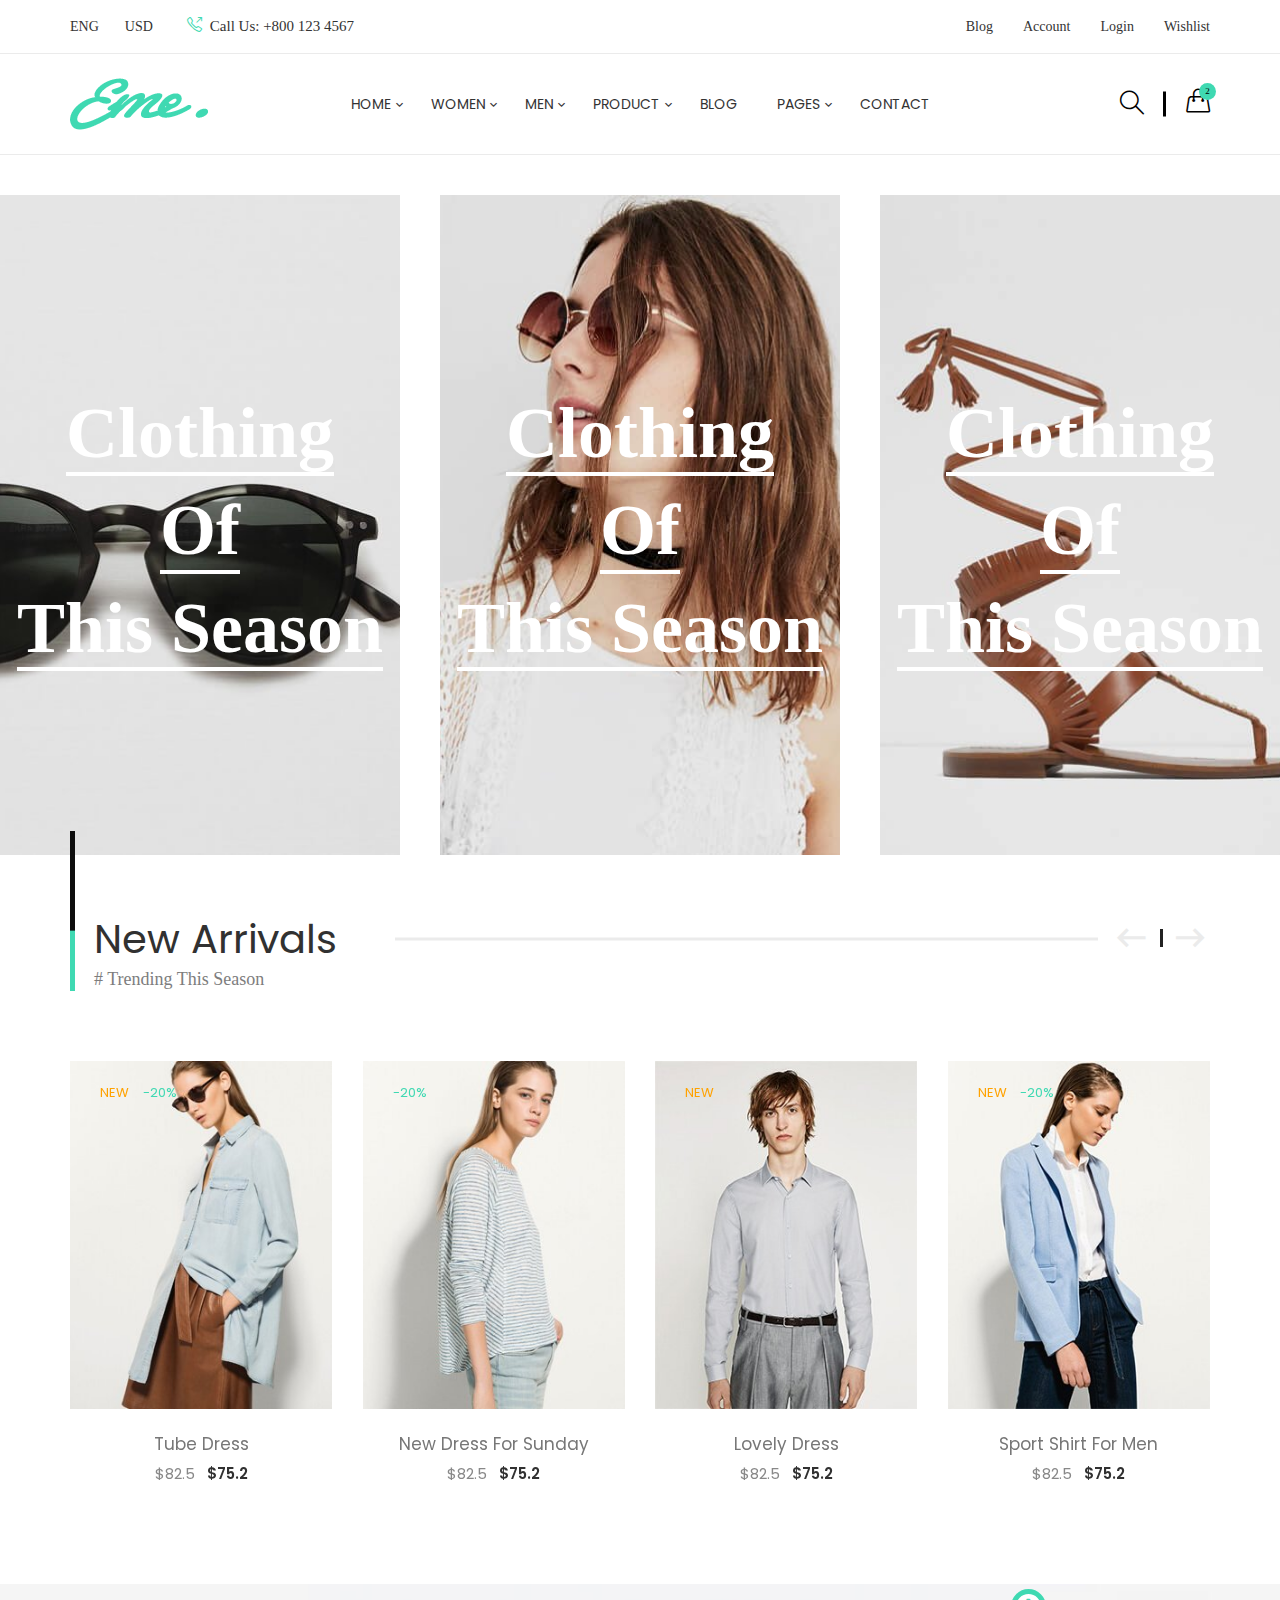
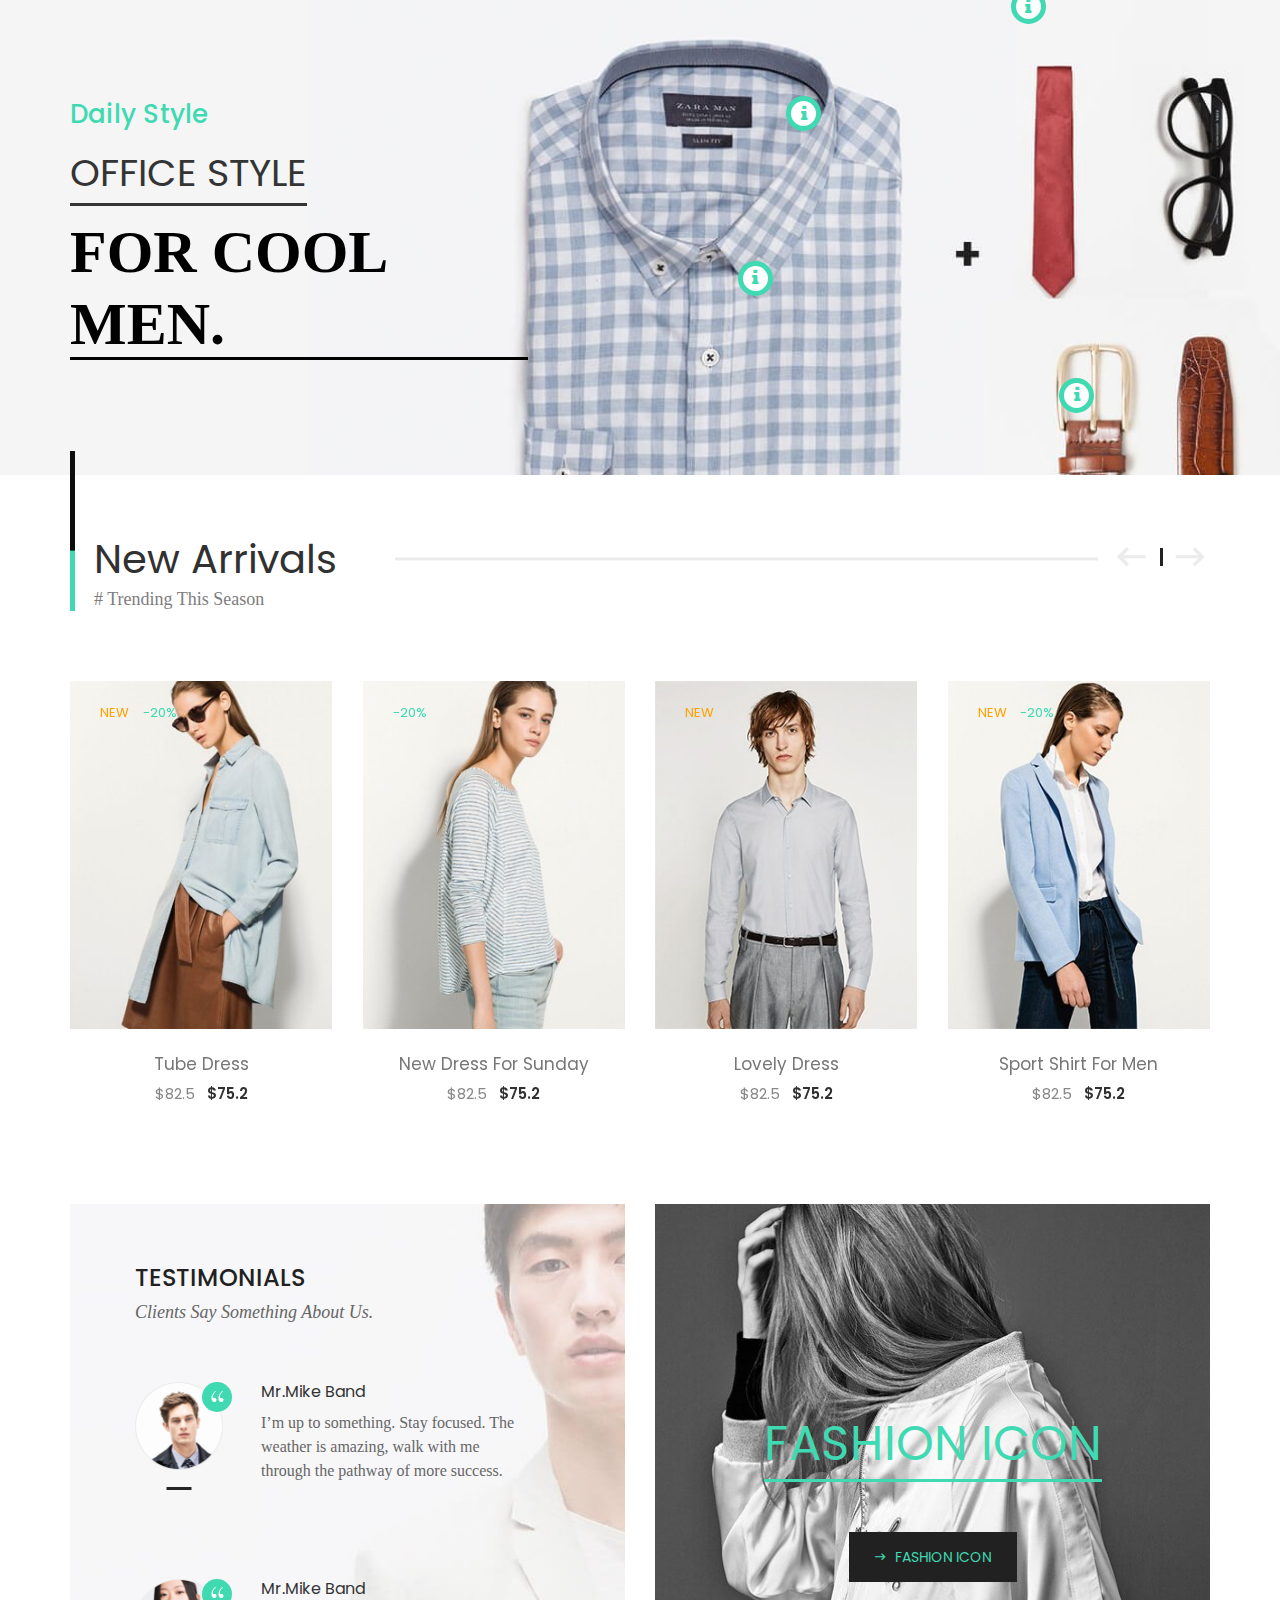
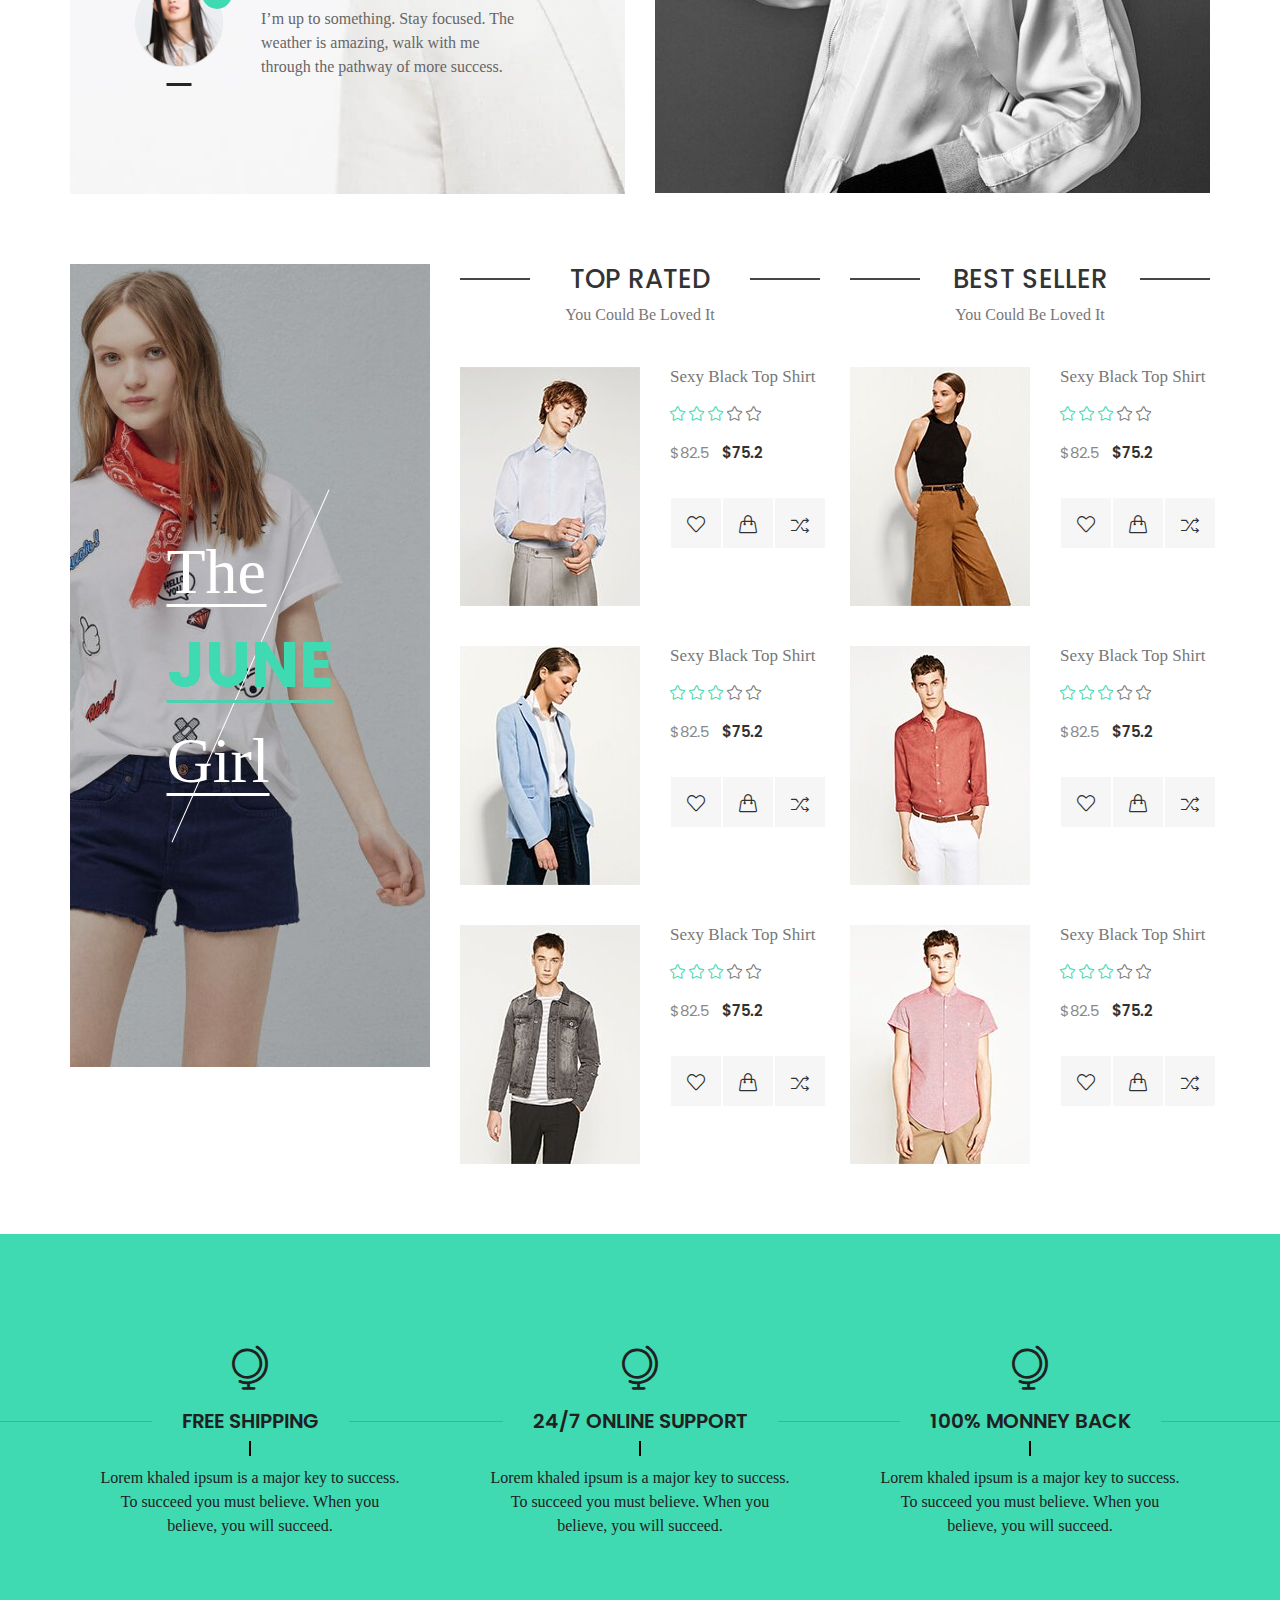
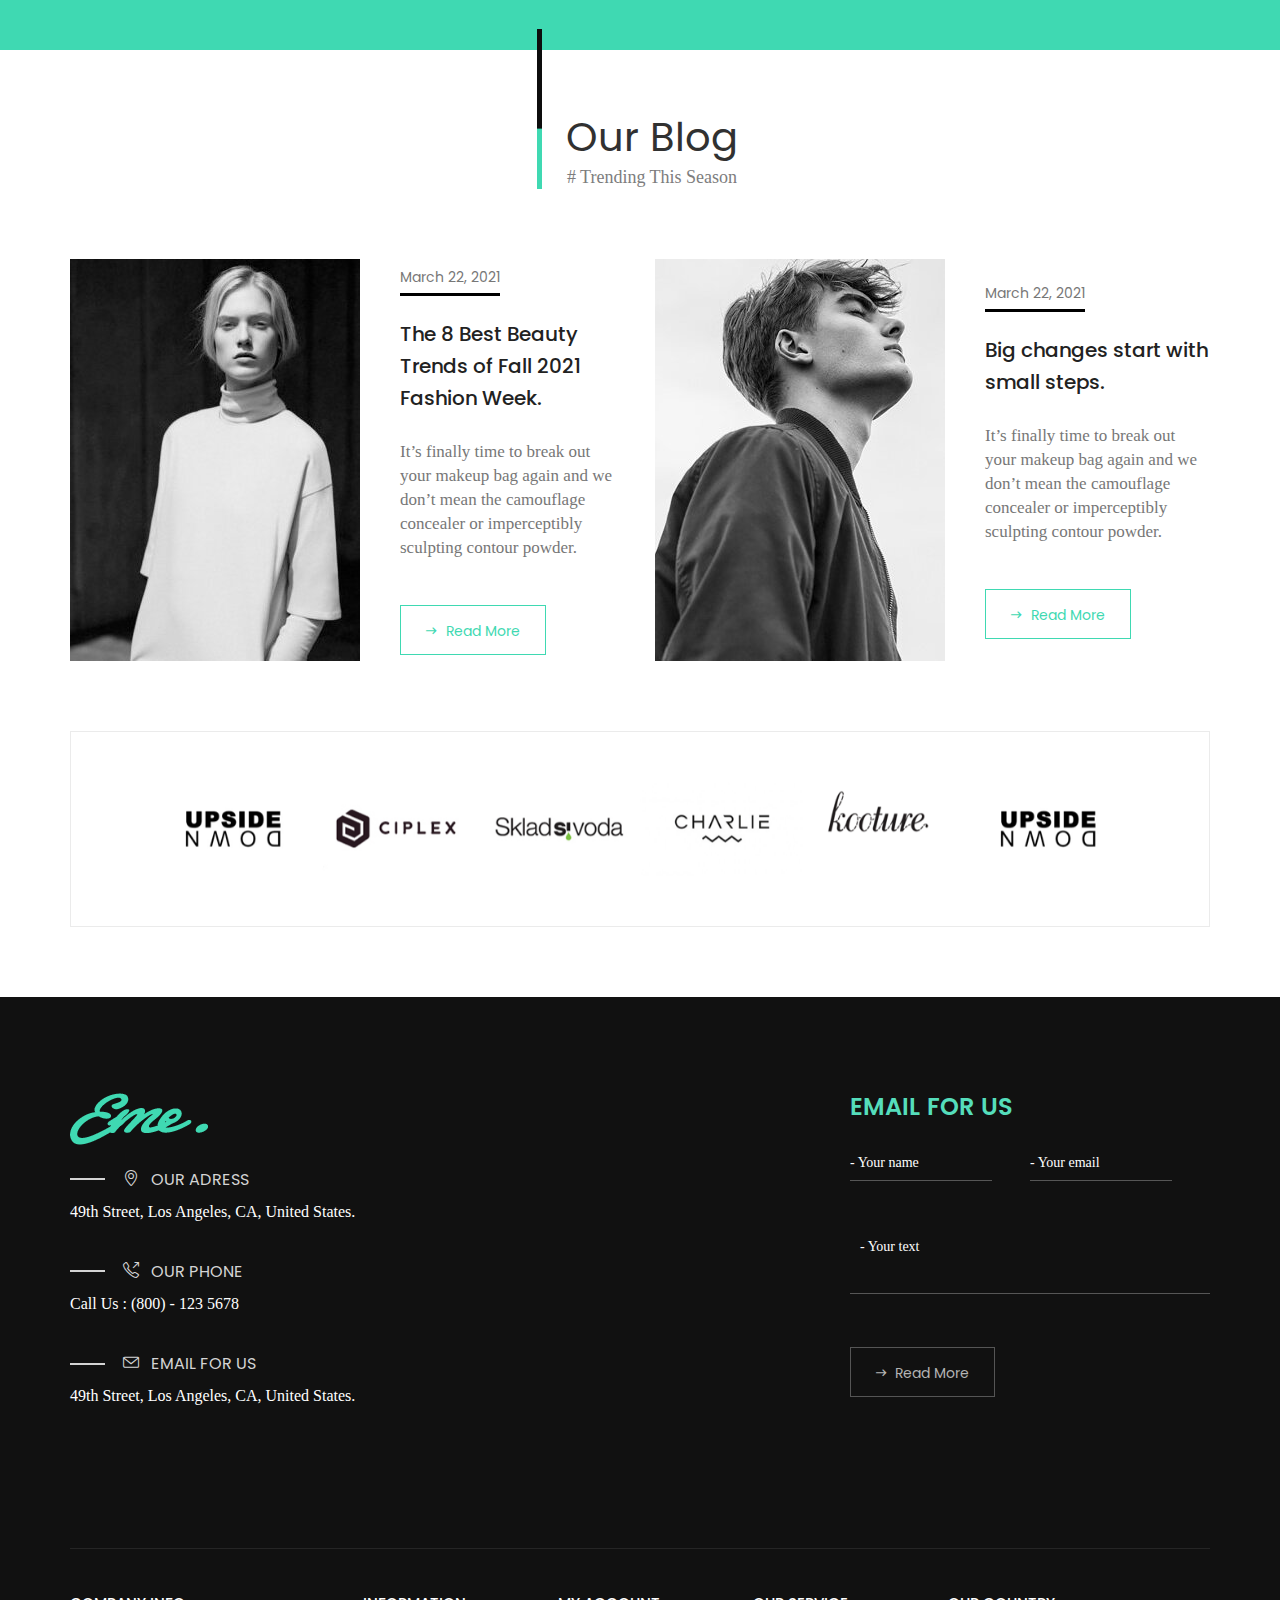
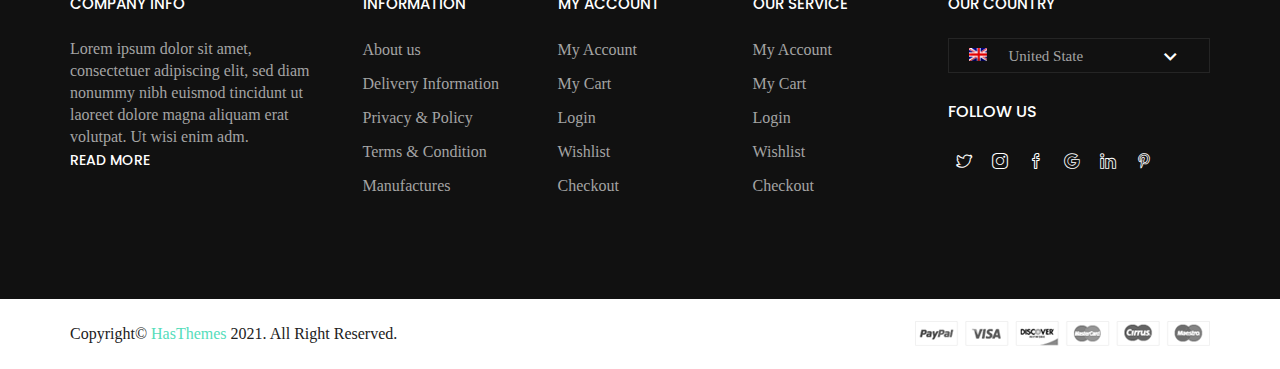
<file: htmldemo.net/eme/eme/index-5.html>
<!doctype html>
<html class="no-js" lang="en">

<!-- Mirrored from htmldemo.net/eme/eme/index-5.html by HTTrack Website Copier/3.x [XR&CO'2014], Wed, 15 Nov 2023 05:37:53 GMT -->
<head>
    <meta charset="utf-8">
    <meta http-equiv="x-ua-compatible" content="ie=edge">
    <title>Home-5 || Eme - eCommerce HTML5 Template</title>
    <meta name="description" content="">
    <meta name="viewport" content="width=device-width, initial-scale=1">
    
    <!-- Place favicon.ico in the root directory -->
    <link rel="shortcut icon" type="image/x-icon" href="images/favicon.ico">
    <link rel="apple-touch-icon" href="apple-touch-icon.html">
    

    <!-- All css files are included here. -->
    <!-- Bootstrap fremwork main css -->
    <link rel="stylesheet" href="css/bootstrap.min.css">
    <!-- Owl Carousel min css -->
    <link rel="stylesheet" href="css/owl.carousel.min.css">
    <link rel="stylesheet" href="css/owl.theme.default.min.css">
    <!-- This core.css file contents all plugings css file. -->
    <link rel="stylesheet" href="css/core.css">
    <!-- Theme shortcodes/elements style -->
    <link rel="stylesheet" href="css/shortcode/shortcodes.css">
    <!-- Theme main style -->
    <link rel="stylesheet" href="style.css">
    <!-- Responsive css -->
    <link rel="stylesheet" href="css/responsive.css">
    <!-- User style -->
    <link rel="stylesheet" href="css/custom.css">


    <!-- Modernizr JS -->
    <script src="js/vendor/modernizr-2.8.3.min.js"></script>
</head>

<body>
    <!--[if lt IE 8]>
        <p class="browserupgrade">You are using an <strong>outdated</strong> browser. Please <a href="http://browsehappy.com/">upgrade your browser</a> to improve your experience.</p>
    <![endif]-->  

    <!-- Body main wrapper start -->
    <div class="wrapper overflow-hidden">
        <!-- Start Header Style -->
        <header id="htc__header" class="htc__header__area header--5">
            <div class="header__top__area">
                <div class="container">
                    <div class="row">
                        <div class="col-md-6 col-lg-6 col-sm-12 col-xs-12">
                            <div class="ht__header__top__left">
                                <ul class="select__language">
                                    <li class="drop--lan"><a href="#">eng</a>
                                        <ul class="language__option">
                                            <li><a href="#">Engish</a></li>
                                            <li><a href="#">French</a></li>
                                            <li><a href="#">German</a></li>
                                        </ul>
                                    </li>
                                    <li class="drop--lan"><a href="#">usd</a>
                                        <ul class="language__option">
                                            <li><a href="#">USD</a></li>
                                            <li><a href="#">EUR</a></li>
                                        </ul>
                                    </li>
                                </ul>
                                <div class="htc__contact">
                                    <a href="#"><i class="icon-call-out icons"></i>Call Us: +800 123 4567</a>
                                </div>
                            </div>
                        </div>
                        <div class="col-md-6 col-lg-6 col-sm-12 col-xs-12">
                            <ul class="ht__header__right">
                                <li><a href="blog.html">Blog</a></li>
                                <li><a href="#">Account</a></li>
                                <li><a href="#">Login</a></li>
                                <li><a href="wishlist.html">Wishlist</a></li>
                            </ul>
                        </div>
                    </div>
                </div>
            </div>
            <!-- Start Mainmenu Area -->
            <div id="sticky-header-with-topbar" class="mainmenu__wrap sticky__header">
                <div class="container">
                    <div class="menumenu__container">
                        <div class="row">
                            <div class="col-lg-2 col-md-6 col-sm-6 col-xs-50">
                                <div class="logo">
                                    <a href="index.html">
                                        <img src="images/logo/eme.png" alt="logo images">
                                    </a>
                                </div>
                            </div>
                            <div class="col-lg-8 d-none d-lg-block">
                                <nav class="main__menu__nav hidden-xs hidden-sm">
                                    <ul class="main__menu">
                                        <li class="drop"><a href="index.html">Home <i class="zmdi zmdi-chevron-down"></i></a>
                                            <ul class="dropdown">
                                                <li><a href="index.html">Home Version 01</a></li>
                                                <li><a href="index-2.html">Home Version 02</a></li>
                                                <li><a href="index-3.html">Home Version 03</a></li>
                                                <li><a href="index-4.html">Home Version 04</a></li>
                                                <li><a href="index-5.html">Home Version 05</a></li>
                                            </ul>
                                        </li>
                                        <li class="drop"><a href="#">women <i class="zmdi zmdi-chevron-down"></i></a>
                                            <ul class="dropdown mega_dropdown">
                                                <!-- Start Single Mega MEnu -->
                                                <li><a class="mega__title" href="shop.html">Shop Pages</a>
                                                    <ul class="mega__item">
                                                        <li><a href="product-grid.html">Product Grid</a></li>
                                                        <li><a href="product-list.html">Product List</a></li>
                                                        <li><a href="cart.html">cart</a></li>
                                                        <li><a href="checkout.html">checkout</a></li>
                                                        <li><a href="wishlist.html">wishlist</a></li>
                                                    </ul>
                                                </li>
                                                <!-- End Single Mega MEnu -->
                                                <!-- Start Single Mega MEnu -->
                                                <li><a class="mega__title" href="shop.html">Variable Product</a>
                                                    <ul class="mega__item">
                                                        <li><a href="#">Category</a></li>
                                                        <li><a href="#">My Account</a></li>
                                                        <li><a href="wishlist.html">Wishlist</a></li>
                                                        <li><a href="cart.html">Shopping Cart</a></li>
                                                        <li><a href="checkout.html">Checkout</a></li>
                                                    </ul>
                                                </li>
                                                <!-- End Single Mega MEnu -->
                                                <!-- Start Single Mega MEnu -->
                                                <li><a class="mega__title" href="shop.html">Product Types</a>
                                                    <ul class="mega__item">
                                                        <li><a href="#">Simple Product</a></li>
                                                        <li><a href="#">Variable Product</a></li>
                                                        <li><a href="#">Grouped Product</a></li>
                                                        <li><a href="#">Downloadable Product</a></li>
                                                        <li><a href="#">Simple Product</a></li>
                                                    </ul>
                                                </li>
                                                <!-- End Single Mega MEnu -->
                                            </ul>
                                        </li>
                                        <li class="drop"><a href="#">men <i class="zmdi zmdi-chevron-down"></i></a>
                                            <ul class="dropdown mega_dropdown">
                                                <!-- Start Single Mega MEnu -->
                                                <li><a class="mega__title" href="shop.html">Shop Pages</a>
                                                    <ul class="mega__item">
                                                        <li><a href="product-grid.html">Product Grid</a></li>
                                                        <li><a href="product-list.html">Product List</a></li>
                                                        <li><a href="cart.html">cart</a></li>
                                                        <li><a href="checkout.html">checkout</a></li>
                                                        <li><a href="wishlist.html">wishlist</a></li>
                                                    </ul>
                                                </li>
                                                <!-- End Single Mega MEnu -->
                                                <!-- Start Single Mega MEnu -->
                                                <li><a class="mega__title" href="shop.html">Variable Product</a>
                                                    <ul class="mega__item">
                                                        <li><a href="#">Category</a></li>
                                                        <li><a href="#">My Account</a></li>
                                                        <li><a href="wishlist.html">Wishlist</a></li>
                                                        <li><a href="cart.html">Shopping Cart</a></li>
                                                        <li><a href="checkout.html">Checkout</a></li>
                                                    </ul>
                                                </li>
                                                <!-- End Single Mega MEnu -->
                                                <!-- Start Single Mega MEnu -->
                                                <li><a class="mega__title" href="shop.html">Product Types</a>
                                                    <ul class="mega__item">
                                                        <li><a href="#">Simple Product</a></li>
                                                        <li><a href="#">Variable Product</a></li>
                                                        <li><a href="#">Grouped Product</a></li>
                                                        <li><a href="#">Downloadable Product</a></li>
                                                        <li><a href="#">Simple Product</a></li>
                                                    </ul>
                                                </li>
                                                <!-- End Single Mega MEnu -->
                                            </ul>
                                        </li>
                                        <li class="drop"><a href="#">Product <i class="zmdi zmdi-chevron-down"></i></a>
                                            <ul class="dropdown">
                                                <li><a href="product-grid.html">Product Grid</a></li>
                                                <li><a href="product-list.html">Product List</a></li>
                                                <li><a href="product-details.html">Product Details</a></li>
                                            </ul>
                                        </li>
                                        <li><a href="blog.html">blog</a></li>
                                        <li class="drop"><a href="#">Pages <i class="zmdi zmdi-chevron-down"></i></a>
                                            <ul class="dropdown">
                                                <li><a href="blog.html">Blog</a></li>
                                                <li><a href="blog-details.html">Blog Details</a></li>
                                                <li><a href="cart.html">Cart page</a></li>
                                                <li><a href="checkout.html">checkout</a></li>
                                                <li><a href="contact.html">contact</a></li>
                                                <li><a href="product-grid.html">product grid</a></li>
                                                <li><a href="product-list.html">product list</a></li>
                                                <li><a href="product-details.html">product details</a></li>
                                                <li><a href="wishlist.html">wishlist</a></li>
                                            </ul>
                                        </li>
                                        <li><a href="contact.html">contact</a></li>
                                    </ul>
                                </nav>
                                <div class="mobile-menu clearfix d-lg-none">
                                    <nav id="mobile_dropdown">
                                        <ul>
                                            <li><a href="index.html">Home</a>
                                                <ul>
                                                    <li><a href="index.html">Home Version 01</a></li>
                                                    <li><a href="index-2.html">Home Version 02</a></li>
                                                    <li><a href="index-3.html">Home Version 03</a></li>
                                                    <li><a href="index-4.html">Home Version 04</a></li>
                                                    <li><a href="index-5.html">Home Version 05</a></li>
                                                </ul>
                                            </li>
                                            <li><a href="blog.html">blog</a></li>
                                            <li><a href="#">pages</a>
                                                <ul>
                                                    <li><a href="blog.html">Blog</a></li>
                                                    <li><a href="blog-details.html">Blog Details</a></li>
                                                    <li><a href="cart.html">Cart page</a></li>
                                                    <li><a href="checkout.html">checkout</a></li>
                                                    <li><a href="contact.html">contact</a></li>
                                                    <li><a href="product-grid.html">product grid</a></li>
                                                    <li><a href="product-list.html">product list</a></li>
                                                    <li><a href="product-details.html">product details</a></li>
                                                    <li><a href="wishlist.html">wishlist</a></li>
                                                </ul>
                                            </li>
                                            <li><a href="contact.html">contact</a></li>
                                        </ul>
                                    </nav>
                                </div> 
                            </div>
                            <div class="col-lg-2 col-md-6 col-sm-6 col-xs-50">
                                <div class="htc__header__right">
                                    <div class="header__search search search__open">
                                        <a href="#"><i class="icon-magnifier icons"></i></a>
                                    </div>
                                    <div class="htc__shopping__cart">
                                        <a class="cart__menu" href="#"><i class="icon-handbag icons"></i></a>
                                        <a href="#"><span class="htc__qua">2</span></a>
                                    </div>
                                </div>
                            </div>
                        </div>
                    </div>
                    <div class="mobile-menu-area"></div>
                </div>
            </div>
            <!-- End Mainmenu Area -->
        </header>
        <!-- End Header Area -->
        <div class="body__overlay"></div>
        <!-- Start Offset Wrapper -->
        <div class="offset__wrapper">
            <!-- Start Search Popap -->
            <div class="search__area">
                <div class="container" >
                    <div class="row" >
                        <div class="col-md-12" >
                            <div class="search__inner">
                                <form action="#" method="get">
                                    <input placeholder="Search here... " type="text">
                                    <button type="submit"></button>
                                </form>
                                <div class="search__close__btn">
                                    <span class="search__close__btn_icon"><i class="zmdi zmdi-close"></i></span>
                                </div>
                            </div>
                        </div>
                    </div>
                </div>
            </div>
            <!-- End Search Popap -->
            <!-- Start Cart Panel -->
            <div class="shopping__cart">
                <div class="shopping__cart__inner">
                    <div class="offsetmenu__close__btn">
                        <a href="#"><i class="zmdi zmdi-close"></i></a>
                    </div>
                    <div class="shp__cart__wrap">
                        <div class="shp__single__product">
                            <div class="shp__pro__thumb">
                                <a href="#">
                                    <img src="images/product-2/sm-smg/1.jpg" alt="product images">
                                </a>
                            </div>
                            <div class="shp__pro__details">
                                <h2><a href="product-details.html">BO&Play Wireless Speaker</a></h2>
                                <span class="quantity">QTY: 1</span>
                                <span class="shp__price">$105.00</span>
                            </div>
                            <div class="remove__btn">
                                <a href="#" title="Remove this item"><i class="zmdi zmdi-close"></i></a>
                            </div>
                        </div>
                        <div class="shp__single__product">
                            <div class="shp__pro__thumb">
                                <a href="#">
                                    <img src="images/product-2/sm-smg/2.jpg" alt="product images">
                                </a>
                            </div>
                            <div class="shp__pro__details">
                                <h2><a href="product-details.html">Brone Candle</a></h2>
                                <span class="quantity">QTY: 1</span>
                                <span class="shp__price">$25.00</span>
                            </div>
                            <div class="remove__btn">
                                <a href="#" title="Remove this item"><i class="zmdi zmdi-close"></i></a>
                            </div>
                        </div>
                    </div>
                    <ul class="shoping__total">
                        <li class="subtotal">Subtotal:</li>
                        <li class="total__price">$130.00</li>
                    </ul>
                    <ul class="shopping__btn">
                        <li><a href="cart.html">View Cart</a></li>
                        <li class="shp__checkout"><a href="checkout.html">Checkout</a></li>
                    </ul>
                </div>
            </div>
            <!-- End Cart Panel -->
        </div>
        <!-- End Offset Wrapper -->
        <!-- Start Slider Area -->
        <div class="slider__container slider--5 mt--40">
            <div class="slide__container">
                <!-- Start Single Slide -->
                <div class="slider__activation__wrap--5">
                    <div class="single-slide">
                        <a href="product-grid.html">
                            <div class="slider slider__fixed--height" style="background: rgba(0, 0, 0, 0) url(images/slider/bg/6.jpg) no-repeat scroll center center / cover ;">
                                <div class="slider__inner">
                                    <h1><span>Clothing</span> <br> <span>Of</span> <br> <span>This Season</span></h1>
                                </div>
                            </div>
                        </a>
                    </div>
                    <div class="single-slide">
                        <a href="product-grid.html">
                            <div class="slider slider__fixed--height" style="background: rgba(0, 0, 0, 0) url(images/slider/bg/8.jpg) no-repeat scroll center center / cover ;">
                                <div class="slider__inner">
                                    <h1><span>Clothing</span> <br> <span>Of</span> <br> <span>This Season</span></h1>
                                </div>
                            </div>
                        </a>
                    </div>
                    <div class="single-slide">
                        <a href="product-grid.html">
                            <div class="slider slider__fixed--height" style="background: rgba(0, 0, 0, 0) url(images/slider/bg/8.jpg) no-repeat scroll center center / cover ;">
                                <div class="slider__inner">
                                    <h1><span>Clothing</span> <br> <span>Of</span> <br> <span>This Season</span></h1>
                                </div>
                            </div>
                        </a>
                    </div>
                    <div class="single-slide">
                        <a href="product-grid.html">
                            <div class="slider slider__fixed--height" style="background: rgba(0, 0, 0, 0) url(images/slider/bg/7.jpg) no-repeat scroll center center / cover ;">
                                <div class="slider__inner">
                                    <h1><span>Clothing</span> <br> <span>Of</span> <br> <span>This Season</span></h1>
                                </div>
                            </div>
                        </a>
                    </div>
                    <div class="single-slide">
                        <a href="product-grid.html">
                            <div class="slider slider__fixed--height" style="background: rgba(0, 0, 0, 0) url(images/slider/bg/7.jpg) no-repeat scroll center center / cover ;">
                                <div class="slider__inner">
                                    <h1><span>Clothing</span> <br> <span>Of</span> <br> <span>This Season</span></h1>
                                </div>
                            </div>
                        </a>
                    </div>
                </div>
                <!-- End Single Slide -->
            </div>
        </div>
        <!-- Start Slider Area -->
        <!-- Start Product Area -->
        <section class="htc__product__area pb--70"> 
            <div class="container">
                <div class="row">
                    <div class="col-xs-12">
                        <div class="section__title text--left">
                            <h2 class="title__line title__border">New Arrivals</h2>
                            <p># Trending This Season</p>
                        </div>
                    </div>
                </div>
                <div class="m-lr-n-15px">
                    <div class="product__wrap activation__style--1 owl-carousel owl-theme">
                        <!-- Start Single Product -->
                        <div class="p-lr-15px">
                            <div class="product">
                                <div class="product__thumb">
                                    <a href="product-details.html">
                                        <img src="images/product-2/pro-1/1.jpg" alt="product images">
                                    </a>
                                    <div class="product__offer">
                                        <span class="new">new</span>
                                        <span>-20%</span>
                                    </div>
                                    <div class="product__hover__info">
                                        <ul class="product__action">
                                            <li><a href="wishlist.html"><i class="icon-heart icons"></i></a></li>
                                            <li><a href="cart.html"><i class="icon-handbag icons"></i></a></li>
                                            <li><a href="#"><i class="icon-shuffle icons"></i></a></li>
                                        </ul>
                                    </div>
                                </div>
                                <div class="product__inner">
                                    <div class="product__details">
                                        <h2><a href="product-details.html">Tube Dress</a></h2>
                                        <ul  class="pro__prize">
                                            <li class="old__prize">$82.5</li>
                                            <li>$75.2</li>
                                        </ul>
                                    </div>
                                </div>
                            </div>
                        </div>
                        <!-- End Single Product -->
                        <!-- Start Single Product -->
                        <div class="p-lr-15px">
                            <div class="product">
                                <div class="product__thumb">
                                    <a href="product-details.html">
                                        <img src="images/product-2/pro-1/2.jpg" alt="product images">
                                    </a>
                                    <div class="product__offer">
                                        <span>-20%</span>
                                    </div>
                                    <div class="product__hover__info">
                                        <ul class="product__action">
                                            <li><a href="wishlist.html"><i class="icon-heart icons"></i></a></li>
                                            <li><a href="cart.html"><i class="icon-handbag icons"></i></a></li>
                                            <li><a href="#"><i class="icon-shuffle icons"></i></a></li>
                                        </ul>
                                    </div>
                                </div>
                                <div class="product__inner">
                                    <div class="product__details">
                                        <h2><a href="product-details.html">New Dress For Sunday</a></h2>
                                        <ul  class="pro__prize">
                                            <li class="old__prize">$82.5</li>
                                            <li>$75.2</li>
                                        </ul>
                                    </div>
                                </div>
                            </div>
                        </div>
                        <!-- End Single Product -->
                        <!-- Start Single Product -->
                        <div class="p-lr-15px">
                            <div class="product">
                                <div class="product__thumb">
                                    <a href="product-details.html">
                                        <img src="images/product-2/pro-1/3.jpg" alt="product images">
                                    </a>
                                    <div class="product__offer">
                                        <span class="new">new</span>
                                    </div>
                                    <div class="product__hover__info">
                                        <ul class="product__action">
                                            <li><a href="wishlist.html"><i class="icon-heart icons"></i></a></li>
                                            <li><a href="cart.html"><i class="icon-handbag icons"></i></a></li>
                                            <li><a href="#"><i class="icon-shuffle icons"></i></a></li>
                                        </ul>
                                    </div>
                                </div>
                                <div class="product__inner">
                                    <div class="product__details">
                                        <h2><a href="product-details.html">Lovely Dress</a></h2>
                                        <ul  class="pro__prize">
                                            <li class="old__prize">$82.5</li>
                                            <li>$75.2</li>
                                        </ul>
                                    </div>
                                </div>
                            </div>
                        </div>
                        <!-- End Single Product -->
                        <!-- Start Single Product -->
                        <div class="p-lr-15px">
                            <div class="product">
                                <div class="product__thumb">
                                    <a href="product-details.html">
                                        <img src="images/product-2/pro-1/4.jpg" alt="product images">
                                    </a>
                                    <div class="product__offer">
                                        <span class="new">new</span>
                                        <span>-20%</span>
                                    </div>
                                    <div class="product__hover__info">
                                        <ul class="product__action">
                                            <li><a href="wishlist.html"><i class="icon-heart icons"></i></a></li>
                                            <li><a href="cart.html"><i class="icon-handbag icons"></i></a></li>
                                            <li><a href="#"><i class="icon-shuffle icons"></i></a></li>
                                        </ul>
                                    </div>
                                </div>
                                <div class="product__inner">
                                    <div class="product__details">
                                        <h2><a href="product-details.html">Sport Shirt For Men</a></h2>
                                        <ul  class="pro__prize">
                                            <li class="old__prize">$82.5</li>
                                            <li>$75.2</li>
                                        </ul>
                                    </div>
                                </div>
                            </div>
                        </div>
                        <!-- End Single Product -->
                        <!-- Start Single Product -->
                        <div class="p-lr-15px">
                            <div class="product">
                                <div class="product__thumb">
                                    <a href="product-details.html">
                                        <img src="images/product-2/pro-1/4.jpg" alt="product images">
                                    </a>
                                    <div class="product__offer">
                                        <span class="new">new</span>
                                        <span>-20%</span>
                                    </div>
                                    <div class="product__hover__info">
                                        <ul class="product__action">
                                            <li><a href="wishlist.html"><i class="icon-heart icons"></i></a></li>
                                            <li><a href="cart.html"><i class="icon-handbag icons"></i></a></li>
                                            <li><a href="#"><i class="icon-shuffle icons"></i></a></li>
                                        </ul>
                                    </div>
                                </div>
                                <div class="product__inner">
                                    <div class="product__details">
                                        <h2><a href="product-details.html">Sport Shirt For Men</a></h2>
                                        <ul  class="pro__prize">
                                            <li class="old__prize">$82.5</li>
                                            <li>$75.2</li>
                                        </ul>
                                    </div>
                                </div>
                            </div>
                        </div>
                        <!-- End Single Product -->
                    </div>
                </div>
            </div>
        </section>
        <!-- End Product Area -->
        <!-- Start PromoBox Area -->
        <section class="htc__promobox--5" style="background: rgba(0, 0, 0, 0) url(images/bg/1.jpg) no-repeat scroll center center / cover ;">
            <div class="container">
                <div class="row">
                    <div class="col-md-5 col-lg-5 position-relative">
                        <div class="ht__promo__container">
                            <div class="ht__promo__inner">
                                <h6 class="theme-color">Daily Style</h6>
                                <h2>office style</h2>
                                <h4>for cool men.</h4>
                            </div>
                            <div class="banner__info">
                                <div class="pointer__tooltip pointer--12 align-right">
                                    <div class="tooltip__box">
                                        <h4>Tooltip Right</h4>
                                        <p>Lorem ipsum pisaci volupt atem accusa saes ntisdumtiu loperm asaerks.</p>
                                    </div>
                                </div>
                                <div class="pointer__tooltip pointer--13 align-top">
                                    <div class="tooltip__box">
                                        <h4>Tooltip Top</h4>
                                        <p>Lorem ipsum pisaci volupt atem accusa saes ntisdumtiu loperm asaerks.</p>
                                    </div>
                                </div>
                                <div class="pointer__tooltip pointer--14 align-top">
                                    <div class="tooltip__box">
                                        <h4>Tooltip Top</h4>
                                        <p>Lorem ipsum pisaci volupt atem accusa saes ntisdumtiu loperm asaerks.</p>
                                    </div>
                                </div>
                                <div class="pointer__tooltip pointer--15 align-top">
                                    <div class="tooltip__box">
                                        <h4>Tooltip Top</h4>
                                        <p>Lorem ipsum pisaci volupt atem accusa saes ntisdumtiu loperm asaerks.</p>
                                    </div>
                                </div>
                            </div>
                        </div>
                    </div>
                </div>
            </div>
        </section>
        <!-- End PromoBox Area -->
        <!-- Start Product Area -->
        <section class="htc__product__area pb--70 five-res">
            <div class="container">
                <div class="row">
                    <div class="col-xs-12">
                        <div class="section__title text--left">
                            <h2 class="title__line title__border">New Arrivals</h2>
                            <p># Trending This Season</p>
                        </div>
                    </div>
                </div>
                <div class="m-lr-n-15px">
                    <div class="product__wrap activation__style--1 owl-carousel owl-theme">
                        <!-- Start Single Product -->
                        <div class="p-lr-15px">
                            <div class="product">
                                <div class="product__thumb">
                                    <a href="product-details.html">
                                        <img src="images/product-2/pro-1/1.jpg" alt="product images">
                                    </a>
                                    <div class="product__offer">
                                        <span class="new">new</span>
                                        <span>-20%</span>
                                    </div>
                                    <div class="product__hover__info">
                                        <ul class="product__action">
                                            <li><a href="wishlist.html"><i class="icon-heart icons"></i></a></li>
                                            <li><a href="cart.html"><i class="icon-handbag icons"></i></a></li>
                                            <li><a href="#"><i class="icon-shuffle icons"></i></a></li>
                                        </ul>
                                    </div>
                                </div>
                                <div class="product__inner">
                                    <div class="product__details">
                                        <h2><a href="product-details.html">Tube Dress</a></h2>
                                        <ul  class="pro__prize">
                                            <li class="old__prize">$82.5</li>
                                            <li>$75.2</li>
                                        </ul>
                                    </div>
                                </div>
                            </div>
                        </div>
                        <!-- End Single Product -->
                        <!-- Start Single Product -->
                        <div class="p-lr-15px">
                            <div class="product">
                                <div class="product__thumb">
                                    <a href="product-details.html">
                                        <img src="images/product-2/pro-1/2.jpg" alt="product images">
                                    </a>
                                    <div class="product__offer">
                                        <span>-20%</span>
                                    </div>
                                    <div class="product__hover__info">
                                        <ul class="product__action">
                                            <li><a href="wishlist.html"><i class="icon-heart icons"></i></a></li>
                                            <li><a href="cart.html"><i class="icon-handbag icons"></i></a></li>
                                            <li><a href="#"><i class="icon-shuffle icons"></i></a></li>
                                        </ul>
                                    </div>
                                </div>
                                <div class="product__inner">
                                    <div class="product__details">
                                        <h2><a href="product-details.html">New Dress For Sunday</a></h2>
                                        <ul  class="pro__prize">
                                            <li class="old__prize">$82.5</li>
                                            <li>$75.2</li>
                                        </ul>
                                    </div>
                                </div>
                            </div>
                        </div>
                        <!-- End Single Product -->
                        <!-- Start Single Product -->
                        <div class="p-lr-15px">
                            <div class="product">
                                <div class="product__thumb">
                                    <a href="product-details.html">
                                        <img src="images/product-2/pro-1/3.jpg" alt="product images">
                                    </a>
                                    <div class="product__offer">
                                        <span class="new">new</span>
                                    </div>
                                    <div class="product__hover__info">
                                        <ul class="product__action">
                                            <li><a href="wishlist.html"><i class="icon-heart icons"></i></a></li>
                                            <li><a href="cart.html"><i class="icon-handbag icons"></i></a></li>
                                            <li><a href="#"><i class="icon-shuffle icons"></i></a></li>
                                        </ul>
                                    </div>
                                </div>
                                <div class="product__inner">
                                    <div class="product__details">
                                        <h2><a href="product-details.html">Lovely Dress</a></h2>
                                        <ul  class="pro__prize">
                                            <li class="old__prize">$82.5</li>
                                            <li>$75.2</li>
                                        </ul>
                                    </div>
                                </div>
                            </div>
                        </div>
                        <!-- End Single Product -->
                        <!-- Start Single Product -->
                        <div class="p-lr-15px">
                            <div class="product">
                                <div class="product__thumb">
                                    <a href="product-details.html">
                                        <img src="images/product-2/pro-1/4.jpg" alt="product images">
                                    </a>
                                    <div class="product__offer">
                                        <span class="new">new</span>
                                        <span>-20%</span>
                                    </div>
                                    <div class="product__hover__info">
                                        <ul class="product__action">
                                            <li><a href="wishlist.html"><i class="icon-heart icons"></i></a></li>
                                            <li><a href="cart.html"><i class="icon-handbag icons"></i></a></li>
                                            <li><a href="#"><i class="icon-shuffle icons"></i></a></li>
                                        </ul>
                                    </div>
                                </div>
                                <div class="product__inner">
                                    <div class="product__details">
                                        <h2><a href="product-details.html">Sport Shirt For Men</a></h2>
                                        <ul  class="pro__prize">
                                            <li class="old__prize">$82.5</li>
                                            <li>$75.2</li>
                                        </ul>
                                    </div>
                                </div>
                            </div>
                        </div>
                        <!-- End Single Product -->
                        <!-- Start Single Product -->
                        <div class="p-lr-15px">
                            <div class="product">
                                <div class="product__thumb">
                                    <a href="product-details.html">
                                        <img src="images/product-2/pro-1/4.jpg" alt="product images">
                                    </a>
                                    <div class="product__offer">
                                        <span class="new">new</span>
                                        <span>-20%</span>
                                    </div>
                                    <div class="product__hover__info">
                                        <ul class="product__action">
                                            <li><a href="wishlist.html"><i class="icon-heart icons"></i></a></li>
                                            <li><a href="cart.html"><i class="icon-handbag icons"></i></a></li>
                                            <li><a href="#"><i class="icon-shuffle icons"></i></a></li>
                                        </ul>
                                    </div>
                                </div>
                                <div class="product__inner">
                                    <div class="product__details">
                                        <h2><a href="product-details.html">Sport Shirt For Men</a></h2>
                                        <ul  class="pro__prize">
                                            <li class="old__prize">$82.5</li>
                                            <li>$75.2</li>
                                        </ul>
                                    </div>
                                </div>
                            </div>
                        </div>
                        <!-- End Single Product -->
                    </div>
                </div>
            </div>
        </section>
        <!-- End Product Area -->
        <!-- Start fasion Icon Area -->
        <section class="htc__fasion__area">
            <div class="container">
                <div class="row mb-n-30px">
                    <div class="col-lg-6 mb-30px">
                        <div class="testimonial__area testimonial--2" style="background: rgba(0, 0, 0, 0) url(images/bg/2.jpg) no-repeat scroll center center / cover ;">
                            <div class="ht__test__title">
                                <h2>Testimonials</h2>
                                <p>Clients Say Something About Us.</p>
                            </div>
                            <div class="testimonial__activation--2">
                                <!-- Start Single Testimonial -->
                                <div class="testimonial">
                                    <div class="testimonial__thumb">
                                        <img src="images/test/client/1.png" alt="testimonial images">
                                        <span class="quote"><img src="images/others/shape/quote.png" alt="quote"></span>
                                    </div>
                                    <div class="testimonial__details">
                                        <h4><a href="#">Mr.Mike Band</a></h4>
                                        <p>I’m up to something. Stay focused. The weather is amazing, walk with me through the pathway of more success. </p>
                                    </div>
                                </div>
                                <!-- End Single Testimonial -->
                                <!-- Start Single Testimonial -->
                                <div class="testimonial">
                                    <div class="testimonial__thumb">
                                        <img src="images/test/client/2.png" alt="testimonial images">
                                        <span class="quote"><img src="images/others/shape/quote.png" alt="quote"></span>
                                    </div>
                                    <div class="testimonial__details">
                                        <h4><a href="#">Mr.Mike Band</a></h4>
                                        <p>I’m up to something. Stay focused. The weather is amazing, walk with me through the pathway of more success. </p>
                                    </div>
                                </div>
                                <!-- End Single Testimonial -->
                            </div>
                        </div>
                    </div>
                    <div class="col-lg-6 mb-30px">
                        <div class="htc__fashion__icon" style="background: rgba(0, 0, 0, 0) url(images/bg/3.jpg) no-repeat scroll center center / cover ;">
                            <div class="htc__fashion__icon__inner">
                                <h2>FASHION ICON</h2>
                                <div class="ht__fson__btn">
                                    <a href="#"><i class="zmdi zmdi-long-arrow-right"></i>FASHION ICON</a>
                                </div>
                            </div>
                        </div>
                    </div>
                </div>
            </div>
        </section>
        <!-- End fasion Icon Area -->
        <!-- Start best Sell Area -->
        <section class="htc__best__sell bg__white ptb--70">
            <div class="container">
                <div class="row">
                    <div class="col-md-4 col-lg-4 col-sm-12 col-xs-12">
                        <div class="banner--2 pos__relative">
                            <div class="ht__bnn__thumb">
                                <a href="product-grid.html">
                                    <img src="images/banner/big-img/5.jpg" alt="banner images">
                                </a>
                            </div>
                            <div class="ht__bann__details">
                                <p><span>The</span><br><span class="theme-color">JUNE</span><br><span>Girl</span></p>
                            </div>
                        </div>
                    </div>
                    <div class="col-md-12 col-lg-8 col-sm-12 col-xs-12">
                        <div class="htc__best__sell__wrap">
                            <div class="row">
                                <!-- Start Single Wrap -->
                                <div class="col-md-6 col-lg-6 col-sm-12 col-xs-12">
                                    <div class="section__title--bst">
                                        <h2>Top rated</h2>
                                        <p>You Could Be Loved It</p>
                                    </div>
                                    <div class="htc__best__sell__inner">
                                        <!-- Start Single Product -->
                                        <div class="htc__best__product">
                                            <div class="htc__best__pro__thumb">
                                                <a href="product-details.html">
                                                    <img src="images/product-2/sm-img-2/1.jpg" alt="small product">
                                                </a>
                                            </div>
                                            <div class="htc__best__product__details">
                                                <h2><a href="product-details.html">Sexy Black Top Shirt</a></h2>
                                                <ul class="rating">
                                                    <li><i class="icon-star icons"></i></li>
                                                    <li><i class="icon-star icons"></i></li>
                                                    <li><i class="icon-star icons"></i></li>
                                                    <li class="old"><i class="icon-star icons"></i></li>
                                                    <li class="old"><i class="icon-star icons"></i></li>
                                                </ul>
                                                <ul  class="pro__prize">
                                                    <li class="old__prize">$82.5</li>
                                                    <li>$75.2</li>
                                                </ul>
                                                <div class="best__product__action">
                                                    <ul class="product__action">
                                                        <li><a href="wishlist.html"><i class="icon-heart icons"></i></a></li>
                                                        <li><a href="cart.html"><i class="icon-handbag icons"></i></a></li>
                                                        <li><a href="#"><i class="icon-shuffle icons"></i></a></li>
                                                    </ul>
                                                </div>
                                            </div>
                                        </div>
                                        <!-- End Single Product -->
                                        <!-- Start Single Product -->
                                        <div class="htc__best__product">
                                            <div class="htc__best__pro__thumb">
                                                <a href="product-details.html">
                                                    <img src="images/product-2/sm-img-2/2.jpg" alt="small product">
                                                </a>
                                            </div>
                                            <div class="htc__best__product__details">
                                                <h2><a href="product-details.html">Sexy Black Top Shirt</a></h2>
                                                <ul class="rating">
                                                    <li><i class="icon-star icons"></i></li>
                                                    <li><i class="icon-star icons"></i></li>
                                                    <li><i class="icon-star icons"></i></li>
                                                    <li class="old"><i class="icon-star icons"></i></li>
                                                    <li class="old"><i class="icon-star icons"></i></li>
                                                </ul>
                                                <ul  class="pro__prize">
                                                    <li class="old__prize">$82.5</li>
                                                    <li>$75.2</li>
                                                </ul>
                                                <div class="best__product__action">
                                                    <ul class="product__action">
                                                        <li><a href="wishlist.html"><i class="icon-heart icons"></i></a></li>
                                                        <li><a href="cart.html"><i class="icon-handbag icons"></i></a></li>
                                                        <li><a href="#"><i class="icon-shuffle icons"></i></a></li>
                                                    </ul>
                                                </div>
                                            </div>
                                        </div>
                                        <!-- End Single Product -->
                                        <!-- Start Single Product -->
                                        <div class="htc__best__product">
                                            <div class="htc__best__pro__thumb">
                                                <a href="product-details.html">
                                                    <img src="images/product-2/sm-img-2/3.jpg" alt="small product">
                                                </a>
                                            </div>
                                            <div class="htc__best__product__details">
                                                <h2><a href="product-details.html">Sexy Black Top Shirt</a></h2>
                                                <ul class="rating">
                                                    <li><i class="icon-star icons"></i></li>
                                                    <li><i class="icon-star icons"></i></li>
                                                    <li><i class="icon-star icons"></i></li>
                                                    <li class="old"><i class="icon-star icons"></i></li>
                                                    <li class="old"><i class="icon-star icons"></i></li>
                                                </ul>
                                                <ul  class="pro__prize">
                                                    <li class="old__prize">$82.5</li>
                                                    <li>$75.2</li>
                                                </ul>
                                                <div class="best__product__action">
                                                    <ul class="product__action">
                                                        <li><a href="wishlist.html"><i class="icon-heart icons"></i></a></li>
                                                        <li><a href="cart.html"><i class="icon-handbag icons"></i></a></li>
                                                        <li><a href="#"><i class="icon-shuffle icons"></i></a></li>
                                                    </ul>
                                                </div>
                                            </div>
                                        </div>
                                        <!-- End Single Product -->
                                    </div>
                                </div>
                                <!-- End Single Wrap -->
                                <!-- Start Single Wrap -->
                                <div class="col-md-6 col-lg-6 col-sm-12 col-xs-12">
                                    <div class="section__title--bst res-single">
                                        <h2>best seller</h2>
                                        <p>You Could Be Loved It</p>
                                    </div>
                                    <div class="htc__best__sell__inner">
                                        <!-- Start Single Product -->
                                        <div class="htc__best__product">
                                            <div class="htc__best__pro__thumb">
                                                <a href="product-details.html">
                                                    <img src="images/product-2/sm-img-2/4.jpg" alt="small product">
                                                </a>
                                            </div>
                                            <div class="htc__best__product__details">
                                                <h2><a href="product-details.html">Sexy Black Top Shirt</a></h2>
                                                <ul class="rating">
                                                    <li><i class="icon-star icons"></i></li>
                                                    <li><i class="icon-star icons"></i></li>
                                                    <li><i class="icon-star icons"></i></li>
                                                    <li class="old"><i class="icon-star icons"></i></li>
                                                    <li class="old"><i class="icon-star icons"></i></li>
                                                </ul>
                                                <ul  class="pro__prize">
                                                    <li class="old__prize">$82.5</li>
                                                    <li>$75.2</li>
                                                </ul>
                                                <div class="best__product__action">
                                                    <ul class="product__action">
                                                        <li><a href="wishlist.html"><i class="icon-heart icons"></i></a></li>
                                                        <li><a href="cart.html"><i class="icon-handbag icons"></i></a></li>
                                                        <li><a href="#"><i class="icon-shuffle icons"></i></a></li>
                                                    </ul>
                                                </div>
                                            </div>
                                        </div>
                                        <!-- End Single Product -->
                                        <!-- Start Single Product -->
                                        <div class="htc__best__product">
                                            <div class="htc__best__pro__thumb">
                                                <a href="product-details.html">
                                                    <img src="images/product-2/sm-img-2/5.jpg" alt="small product">
                                                </a>
                                            </div>
                                            <div class="htc__best__product__details">
                                                <h2><a href="product-details.html">Sexy Black Top Shirt</a></h2>
                                                <ul class="rating">
                                                    <li><i class="icon-star icons"></i></li>
                                                    <li><i class="icon-star icons"></i></li>
                                                    <li><i class="icon-star icons"></i></li>
                                                    <li class="old"><i class="icon-star icons"></i></li>
                                                    <li class="old"><i class="icon-star icons"></i></li>
                                                </ul>
                                                <ul  class="pro__prize">
                                                    <li class="old__prize">$82.5</li>
                                                    <li>$75.2</li>
                                                </ul>
                                                <div class="best__product__action">
                                                    <ul class="product__action">
                                                        <li><a href="wishlist.html"><i class="icon-heart icons"></i></a></li>
                                                        <li><a href="cart.html"><i class="icon-handbag icons"></i></a></li>
                                                        <li><a href="#"><i class="icon-shuffle icons"></i></a></li>
                                                    </ul>
                                                </div>
                                            </div>
                                        </div>
                                        <!-- End Single Product -->
                                        <!-- Start Single Product -->
                                        <div class="htc__best__product">
                                            <div class="htc__best__pro__thumb">
                                                <a href="product-details.html">
                                                    <img src="images/product-2/sm-img-2/6.jpg" alt="small product">
                                                </a>
                                            </div>
                                            <div class="htc__best__product__details">
                                                <h2><a href="product-details.html">Sexy Black Top Shirt</a></h2>
                                                <ul class="rating">
                                                    <li><i class="icon-star icons"></i></li>
                                                    <li><i class="icon-star icons"></i></li>
                                                    <li><i class="icon-star icons"></i></li>
                                                    <li class="old"><i class="icon-star icons"></i></li>
                                                    <li class="old"><i class="icon-star icons"></i></li>
                                                </ul>
                                                <ul  class="pro__prize">
                                                    <li class="old__prize">$82.5</li>
                                                    <li>$75.2</li>
                                                </ul>
                                                <div class="best__product__action">
                                                    <ul class="product__action">
                                                        <li><a href="wishlist.html"><i class="icon-heart icons"></i></a></li>
                                                        <li><a href="cart.html"><i class="icon-handbag icons"></i></a></li>
                                                        <li><a href="#"><i class="icon-shuffle icons"></i></a></li>
                                                    </ul>
                                                </div>
                                            </div>
                                        </div>
                                        <!-- End Single Product -->
                                    </div>
                                </div>
                                <!-- End Single Wrap -->
                            </div>
                        </div>
                    </div>
                </div>
            </div>
        </section>
        <!-- End best Sell Area -->
        <!-- Start Service Area -->
        <section class="htc__service__area bg__theme">
            <div class="container">
                <div class="row mb-n-30px">
                    <!-- Start Single Service -->
                    <div class="col-md-6 col-lg-4 col-sm-12 col-xs-12 mb-30px">
                        <div class="service">
                            <div class="service__icon">
                                <i class="icon-globe-alt icons"></i>
                            </div>
                            <div class="service__details">
                                <h2><a href="#">Free shipping</a></h2>
                                <p>Lorem khaled ipsum is a major key to success. To succeed you must believe. When you believe, you will succeed. </p>
                            </div>
                        </div>
                    </div>
                    <!-- End Single Service -->
                    <!-- Start Single Service -->
                    <div class="col-md-6 col-lg-4 col-sm-12 col-xs-12 mb-30px">
                        <div class="service">
                            <div class="service__icon">
                                <i class="icon-globe-alt icons"></i>
                            </div>
                            <div class="service__details">
                                <h2><a href="#">24/7 online support</a></h2>
                                <p>Lorem khaled ipsum is a major key to success. To succeed you must believe. When you believe, you will succeed. </p>
                            </div>
                        </div>
                    </div>
                    <!-- End Single Service -->
                    <!-- Start Single Service -->
                    <div class="col-md-6 col-lg-4 hidden-sm col-xs-12 mb-30px">
                        <div class="service">
                            <div class="service__icon">
                                <i class="icon-globe-alt icons"></i>
                            </div>
                            <div class="service__details">
                                <h2><a href="#">100% monney back</a></h2>
                                <p>Lorem khaled ipsum is a major key to success. To succeed you must believe. When you believe, you will succeed. </p>
                            </div>
                        </div>
                    </div>
                    <!-- End Single Service -->
                </div>
            </div>
        </section>
        <!-- End Service Area -->
        <!-- Start Blog Area -->
        <section class="htc__blog__area bg__white pb--70">
            <div class="container">
                <div class="row">
                    <div class="col-xs-12">
                        <div class="section__title text-center">
                            <h2 class="title__line">Our Blog</h2>
                            <p># Trending This Season</p>
                        </div>
                    </div>
                </div>
                <div class="ht__blog__wrap clearfix">
                    <div class="row">
                        <!-- Start Single Blog -->
                        <div class="col-md-6 col-lg-6 col-sm-12 col-xs-12">
                            <div class="blog">
                                <div class="blog__thumb">
                                    <a href="blog-details.html">
                                        <img src="images/blog/blog-img/1.jpg" alt="blog images">
                                    </a>
                                </div>
                                <div class="blog__details">
                                    <div class="bl__date">
                                        <span>March 22, 2021</span>
                                    </div>
                                    <h2><a href="blog-details.html">The 8 Best Beauty Trends of Fall 2021 Fashion Week.</a></h2>
                                    <p>It’s finally time to break out your makeup bag again and we don’t mean the camouflage concealer or imperceptibly sculpting contour powder. </p>
                                    <div class="blog__btn">
                                        <a href="blog-details.html"><i class="zmdi zmdi-long-arrow-right"></i>Read More</a>
                                    </div>
                                </div>
                            </div>
                        </div>
                        <!-- End Single Blog -->
                        <!-- Start Single Blog -->
                        <div class="col-md-6 col-lg-6 col-sm-12 col-xs-12">
                            <div class="blog">
                                <div class="blog__thumb">
                                    <a href="blog-details.html">
                                        <img src="images/blog/blog-img/2.jpg" alt="blog images">
                                    </a>
                                </div>
                                <div class="blog__details">
                                    <div class="bl__date">
                                        <span>March 22, 2021</span>
                                    </div>
                                    <h2><a href="blog-details.html">Big changes start with small steps.</a></h2>
                                    <p>It’s finally time to break out your makeup bag again and we don’t mean the camouflage concealer or imperceptibly sculpting contour powder. </p>
                                    <div class="blog__btn">
                                        <a href="blog-details.html"><i class="zmdi zmdi-long-arrow-right"></i>Read More</a>
                                    </div>
                                </div>
                            </div>
                        </div>
                        <!-- End Single Blog -->
                    </div>
                </div>
            </div>
        </section>
        <!-- End Blog Area -->
        <!-- Start Brand Area -->
        <div class="htc__brand__area pb--70 bg__white">
            <div class="container">
                <div class="row">
                    <div class="col-md-12">
                        <div class="ht__brand__inner">
                            <ul class="brand__list owl-carousel owl-theme clearfix">
                                <li><a href="#"><img src="images/brand/1.png" alt="brand images"></a></li>
                                <li><a href="#"><img src="images/brand/2.png" alt="brand images"></a></li>
                                <li><a href="#"><img src="images/brand/3.png" alt="brand images"></a></li>
                                <li><a href="#"><img src="images/brand/4.png" alt="brand images"></a></li>
                                <li><a href="#"><img src="images/brand/5.png" alt="brand images"></a></li>
                                <li><a href="#"><img src="images/brand/1.png" alt="brand images"></a></li>
                                <li><a href="#"><img src="images/brand/2.png" alt="brand images"></a></li>
                            </ul>
                        </div>
                    </div>
                </div>
            </div>
        </div>
        <!-- End Brand Area -->
        <!-- Start Banner Area -->
        <div class="htc__banner__area">
            <ul class="banner__list owl-carousel owl-theme clearfix">
                <li><a href="product-details.html"><img src="images/banner/bn-3/1.jpg" alt="banner images"></a></li>
                <li><a href="product-details.html"><img src="images/banner/bn-3/2.jpg" alt="banner images"></a></li>
                <li><a href="product-details.html"><img src="images/banner/bn-3/3.jpg" alt="banner images"></a></li>
                <li><a href="product-details.html"><img src="images/banner/bn-3/4.jpg" alt="banner images"></a></li>
                <li><a href="product-details.html"><img src="images/banner/bn-3/5.jpg" alt="banner images"></a></li>
                <li><a href="product-details.html"><img src="images/banner/bn-3/6.jpg" alt="banner images"></a></li>
                <li><a href="product-details.html"><img src="images/banner/bn-3/1.jpg" alt="banner images"></a></li>
                <li><a href="product-details.html"><img src="images/banner/bn-3/2.jpg" alt="banner images"></a></li>
            </ul>
        </div>
        <!-- End Banner Area -->
        <!-- Start Footer Area -->
        <footer id="htc__footer">
            <!-- Start Footer Top Area -->
            <div class="footer__top__area bg__cat--1">
                <div class="container">
                    <div class="row">
                        <div class="col-md-12">
                            <div class="footer__top__wrap clearfix">
                                <div class="row mb-n-30px">
                                    <div class="col-md-6 col-lg-4 col-sm-6 col-xs-12 mb-30px">
                                        <div class="footer__top">
                                            <div class="ft__logo">
                                                <a href="index.html">
                                                    <img src="images/logo/eme.png" alt="logo">
                                                </a>
                                            </div>
                                            <div class="ft__address__wrap">
                                                <div class="ft__address">
                                                    <div class="ft__title">
                                                        <h4><i class="icon-location-pin icons"></i>Our Adress</h4>
                                                    </div>
                                                    <div class="ft__details">
                                                        <p>49th Street, Los Angeles, CA, United States.</p>
                                                    </div>
                                                </div>
                                                <div class="ft__address">
                                                    <div class="ft__title">
                                                        <h4><i class="icon-call-out icons"></i>Our Phone</h4>
                                                    </div>
                                                    <div class="ft__details">
                                                        <p>Call Us : (800) - 123 5678 </p>
                                                    </div>
                                                </div>
                                                <div class="ft__address">
                                                    <div class="ft__title">
                                                        <h4><i class="icon-envelope icons"></i>email for us</h4>
                                                    </div>
                                                    <div class="ft__details">
                                                        <p>49th Street, Los Angeles, CA, United States.</p>
                                                    </div>
                                                </div>
                                            </div>
                                        </div>
                                    </div>
                                    <div class="col-md-6 col-lg-4 col-sm-6 col-xs-12 mb-30px">
                                        <div class="mapouter">
                                            <div class="gmap_canvas">
                                                <iframe id="gmap_canvas" src="https://maps.google.com/maps?q=121%20King%20St%2C%20Melbourne%20VIC%203000%2C%20Australia&amp;t=&amp;z=13&amp;ie=UTF8&amp;iwloc=&amp;output=embed"></iframe>
                                                <a href="https://sites.google.com/view/maps-api-v2/mapv2"></a>
                                            </div>
                                        </div>
                                    </div>
                                    <div class="col-md-12 col-lg-4 col-sm-12 col-xs-12 mb-30px">
                                        <div class="footer__top">
                                            <h2 class="ft__top__title">Email for us</h2>
                                            <div class="footer__input__form">
                                                <div class="ft__input__box name">
                                                    <input type="text" placeholder="- Your name">
                                                    <input type="email" placeholder="- Your email">
                                                </div>
                                                <div class="ft__input__box">
                                                    <textarea name="message" placeholder="- Your text"></textarea>
                                                </div>
                                                <div class="ft__btn">
                                                    <a href="#"><i class="zmdi zmdi-long-arrow-right"></i>Read More</a>
                                                </div>
                                            </div>
                                        </div>
                                    </div>
                                </div>
                            </div>
                        </div>
                    </div>
                </div>
            </div>
            <!-- End Footer Top Area -->
            <!-- Start Footer Widget -->
            <div class="footer__container bg__cat--1">
                <div class="container">
                    <div class="row mb-n-30px">
                        <!-- Start Single Footer Widget -->
                        <div class="col-lg-3 col-md-9 col-xs-12 mb-30px">
                            <div class="footer">
                                <h2 class="title__line--2">company info</h2>
                                <div class="ft__details">
                                    <p>Lorem ipsum dolor sit amet, consectetuer adipiscing elit, sed diam nonummy nibh euismod tincidunt ut laoreet dolore magna aliquam erat volutpat. Ut wisi enim adm.</p>
                                    <div class="footer__btn m-md-0">
                                        <a href="#">read more</a>
                                    </div>
                                </div>
                            </div>
                        </div>
                        <!-- End Single Footer Widget -->
                        <!-- Start Single Footer Widget -->
                        <div class="col-lg-2 col-md-4 col-sm-6 mb-30px">
                            <div class="footer">
                                <h2 class="title__line--2">information</h2>
                                <div class="ft__inner">
                                    <ul class="ft__list">
                                        <li><a href="about.html">About us</a></li>
                                        <li><a href="#">Delivery Information</a></li>
                                        <li><a href="#">Privacy & Policy</a></li>
                                        <li><a href="#">Terms  & Condition</a></li>
                                        <li><a href="#">Manufactures</a></li>
                                    </ul>
                                </div>
                            </div>
                        </div>
                        <!-- End Single Footer Widget -->
                        <!-- Start Single Footer Widget -->
                        <div class="col-lg-2 col-md-4 col-sm-6 mb-30px">
                            <div class="footer">
                                <h2 class="title__line--2">my account</h2>
                                <div class="ft__inner">
                                    <ul class="ft__list">
                                        <li><a href="#">My Account</a></li>
                                        <li><a href="cart.html">My Cart</a></li>
                                        <li><a href="#">Login</a></li>
                                        <li><a href="wishlist.html">Wishlist</a></li>
                                        <li><a href="checkout.html">Checkout</a></li>
                                    </ul>
                                </div>
                            </div>
                        </div>
                        <!-- End Single Footer Widget -->
                        <!-- Start Single Footer Widget -->
                        <div class="col-lg-2 col-md-4 col-sm-6 mb-30px">
                            <div class="footer">
                                <h2 class="title__line--2">Our service</h2>
                                <div class="ft__inner">
                                    <ul class="ft__list">
                                        <li><a href="#">My Account</a></li>
                                        <li><a href="cart.html">My Cart</a></li>
                                        <li><a href="#">Login</a></li>
                                        <li><a href="wishlist.html">Wishlist</a></li>
                                        <li><a href="checkout.html">Checkout</a></li>
                                    </ul>
                                </div>
                            </div>
                        </div>
                        <!-- End Single Footer Widget -->
                        <!-- Start Single Footer Widget -->
                        <div class="col-lg-3 col-md-6 col-sm-6 mb-30px">
                            <div class="footer">
                                <h2 class="title__line--2">Our country</h2>
                                <div class="ft__inner">
                                    <ul class="lan__select">
                                        <li><a href="#">United State</a></li>
                                            <ul class="drop__ountry">
                                                <li><a href="#">United State</a></li>
                                                <li><a href="#">United State</a></li>
                                                <li><a href="#">United State</a></li>
                                                <li><a href="#">United State</a></li>
                                            </ul>
                                        
                                    </ul>
                                    <div class="ft__social__link">
                                        <span>follow us</span>
                                        <ul class="social__link">
                                            <li><a href="https://twitter.com/" target="_blank"><i class="icon-social-twitter icons"></i></a></li>

                                            <li><a href="https://www.instagram.com/" target="_blank"><i class="icon-social-instagram icons"></i></a></li>

                                            <li><a href="https://www.facebook.com/" target="_blank"><i class="icon-social-facebook icons"></i></a></li>

                                            <li><a href="https://plus.google.com/" target="_blank"><i class="icon-social-google icons"></i></a></li>

                                            <li><a href="#" target="_blank"><i class="icon-social-linkedin icons"></i></a></li>

                                            <li><a href="#" target="_blank"><i class="icon-social-pinterest icons"></i></a></li>
                                        </ul>
                                    </div>
                                </div>
                            </div>
                        </div>
                        <!-- End Single Footer Widget -->
                    </div>
                </div>
            </div>
            <!-- End Footer Widget -->
            <!-- Start Copyright Area -->
            <div class="htc__copyright bg__white">
                <div class="container">
                    <div class="row">
                        <div class="col-xs-12">
                            <div class="copyright__inner text-center">
                                <p>Copyright© <a href="https://hasthemes.com/" target="blank">HasThemes</a> 2021. All right reserved.</p>
                                <a href="#"><img src="images/others/shape/paypol.png" alt="payment images"></a>
                            </div>
                        </div>
                    </div>
                </div>
            </div>
            <!-- End Copyright Area -->
        </footer>
        <!-- End Footer Style -->
    </div>
    <!-- Body main wrapper end -->

    <!-- Placed js at the end of the document so the pages load faster -->

    <!-- jquery latest version -->
    <script src="js/vendor/jquery-1.12.4.min.js"></script>
    <!-- Bootstrap framework js -->
    <script src="js/bootstrap.min.js"></script>
    <!-- All js plugins included in this file. -->
    <script src="js/plugins.js"></script>
    <script src="js/slick.min.js"></script>
    <script src="js/owl.carousel.min.js"></script>
    <!-- Waypoints.min.js. -->
    <script src="js/waypoints.min.js"></script>
    <!-- Main js file that contents all jQuery plugins activation. -->
    <script src="js/main.js"></script>

</body>


<!-- Mirrored from htmldemo.net/eme/eme/index-5.html by HTTrack Website Copier/3.x [XR&CO'2014], Wed, 15 Nov 2023 05:37:56 GMT -->
</html>
</file>
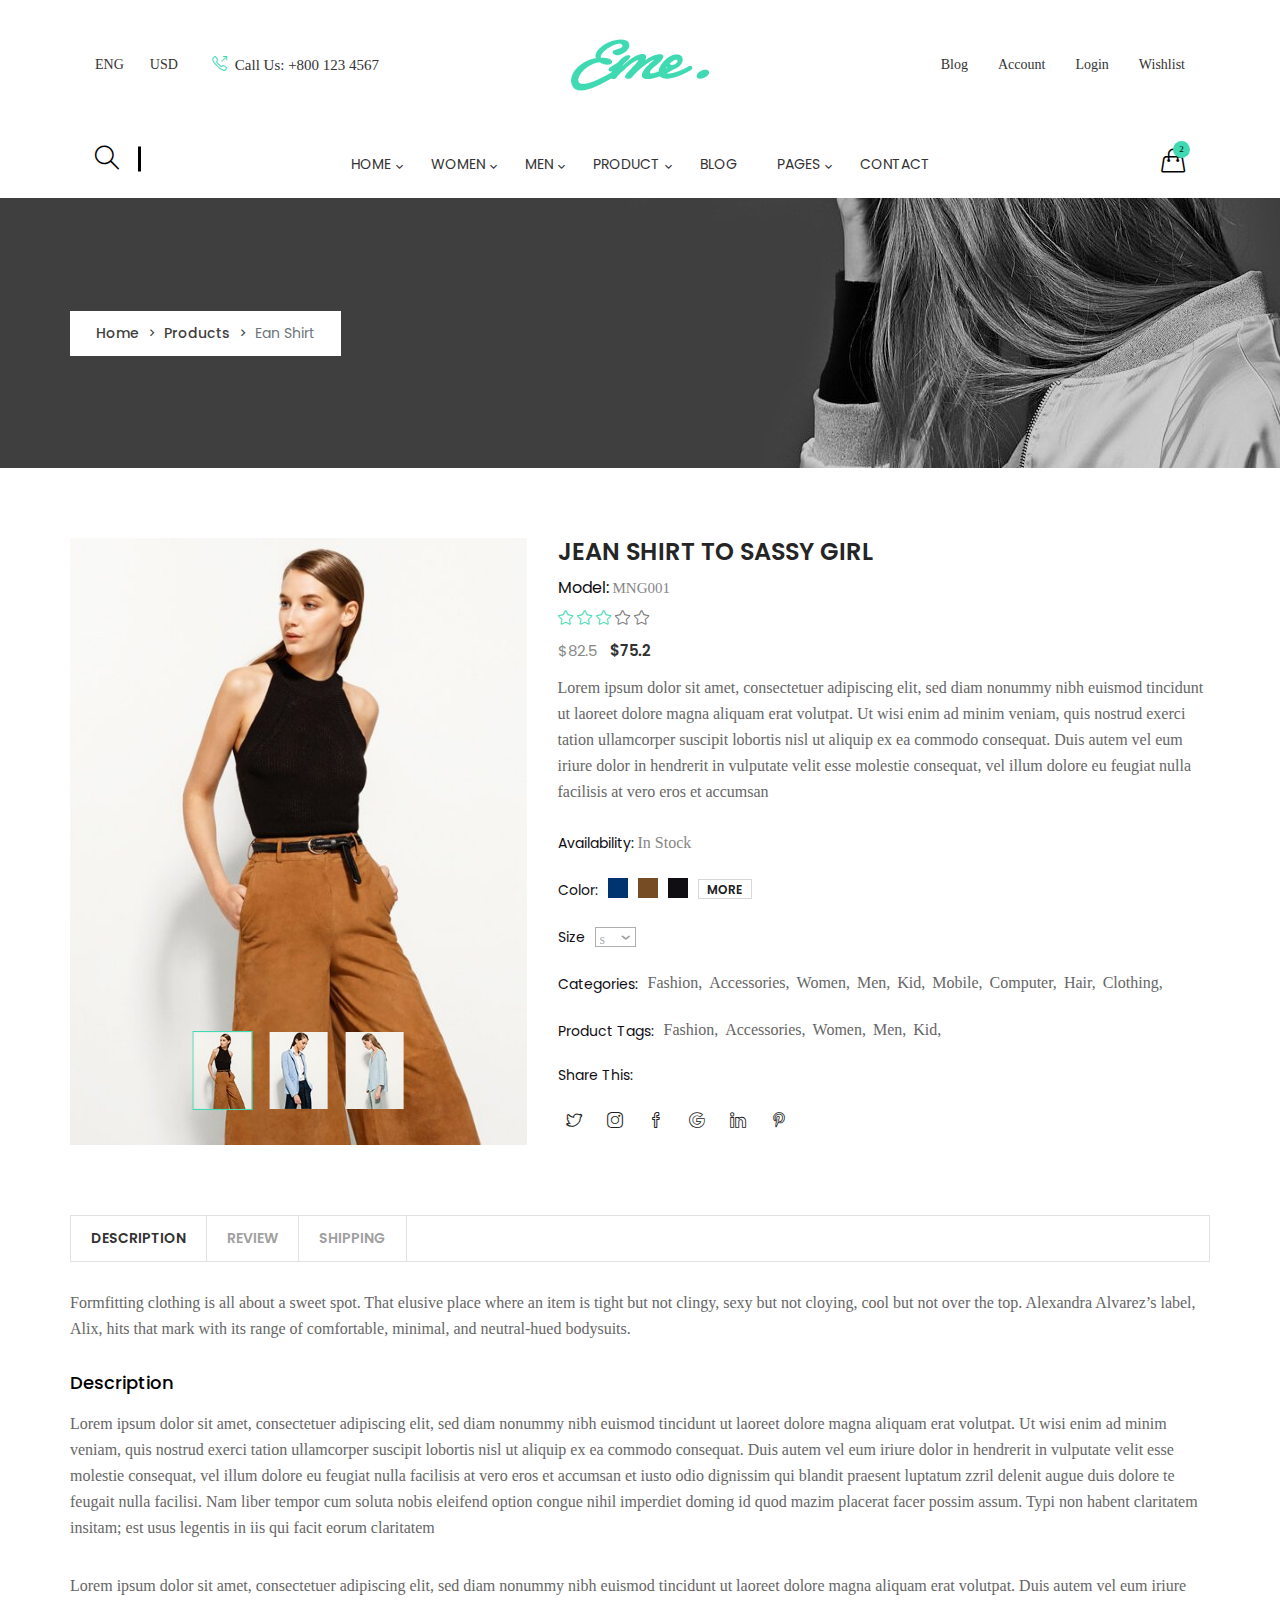
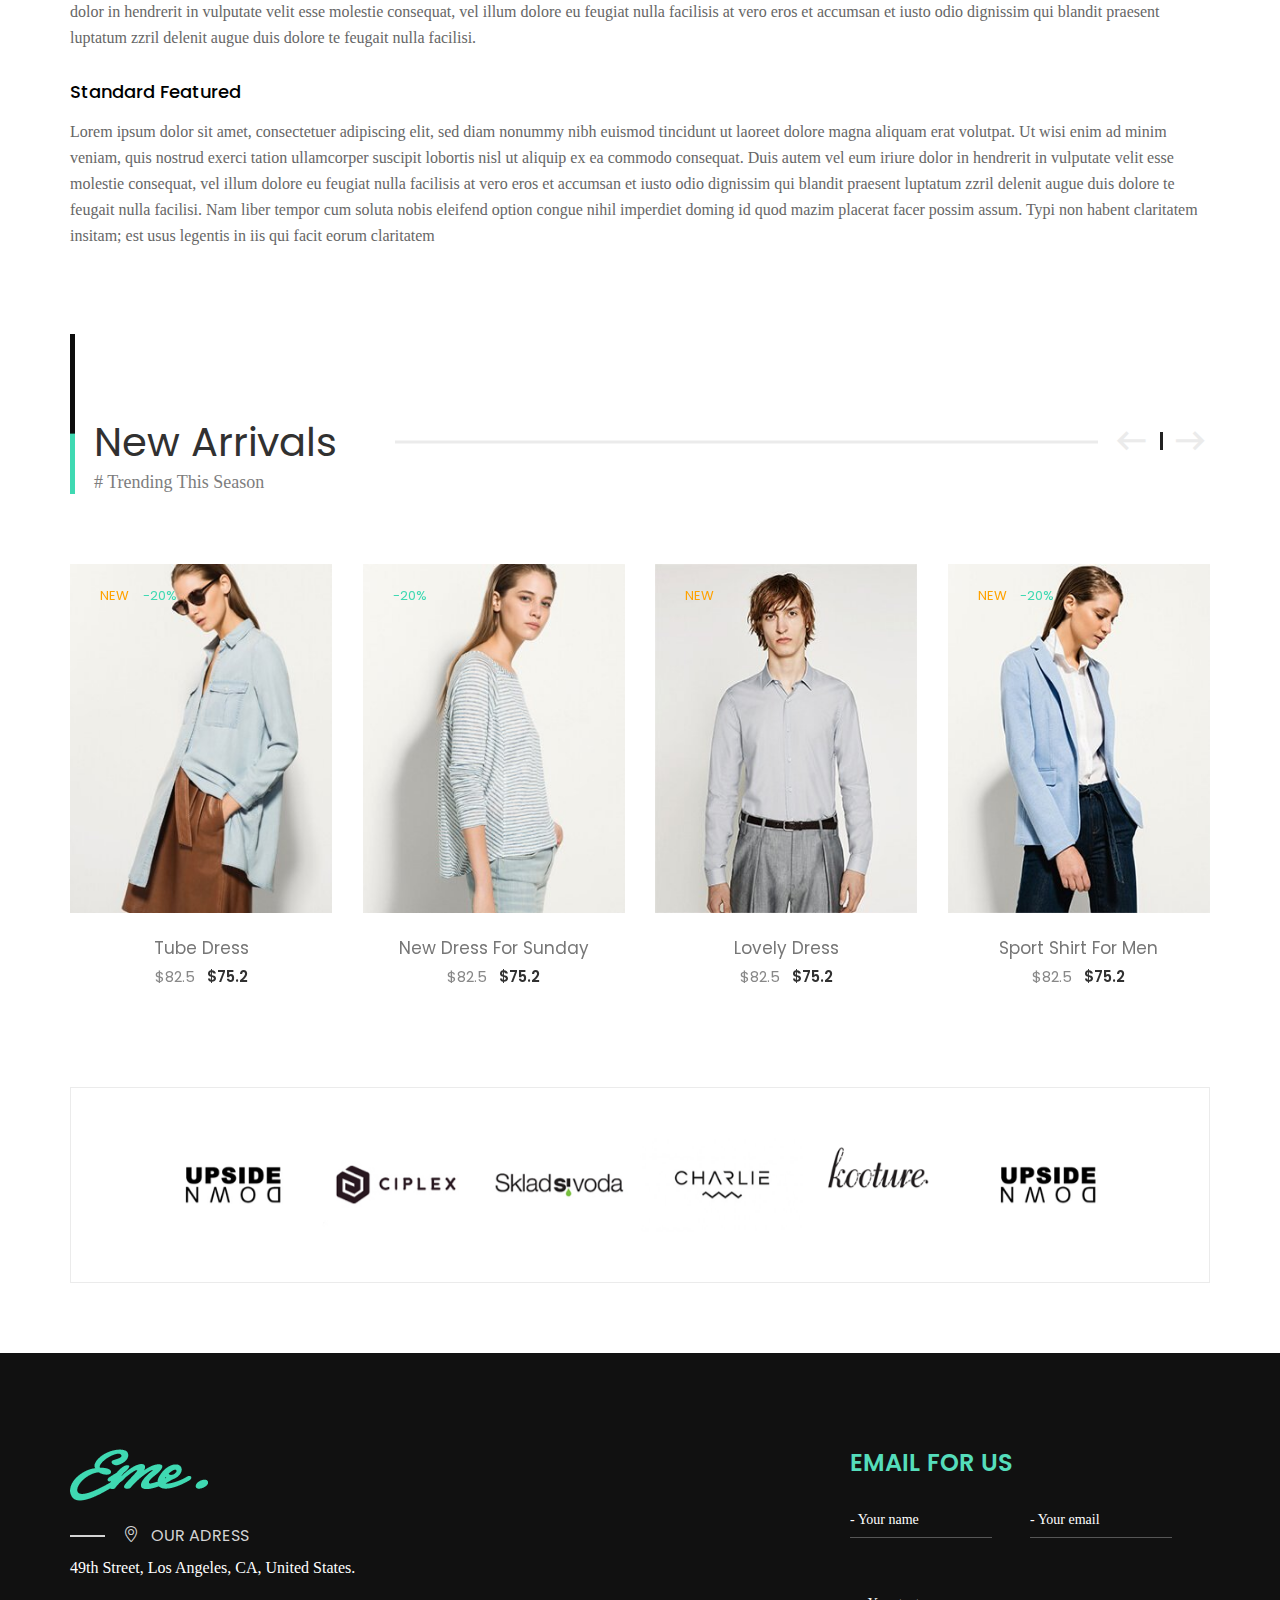
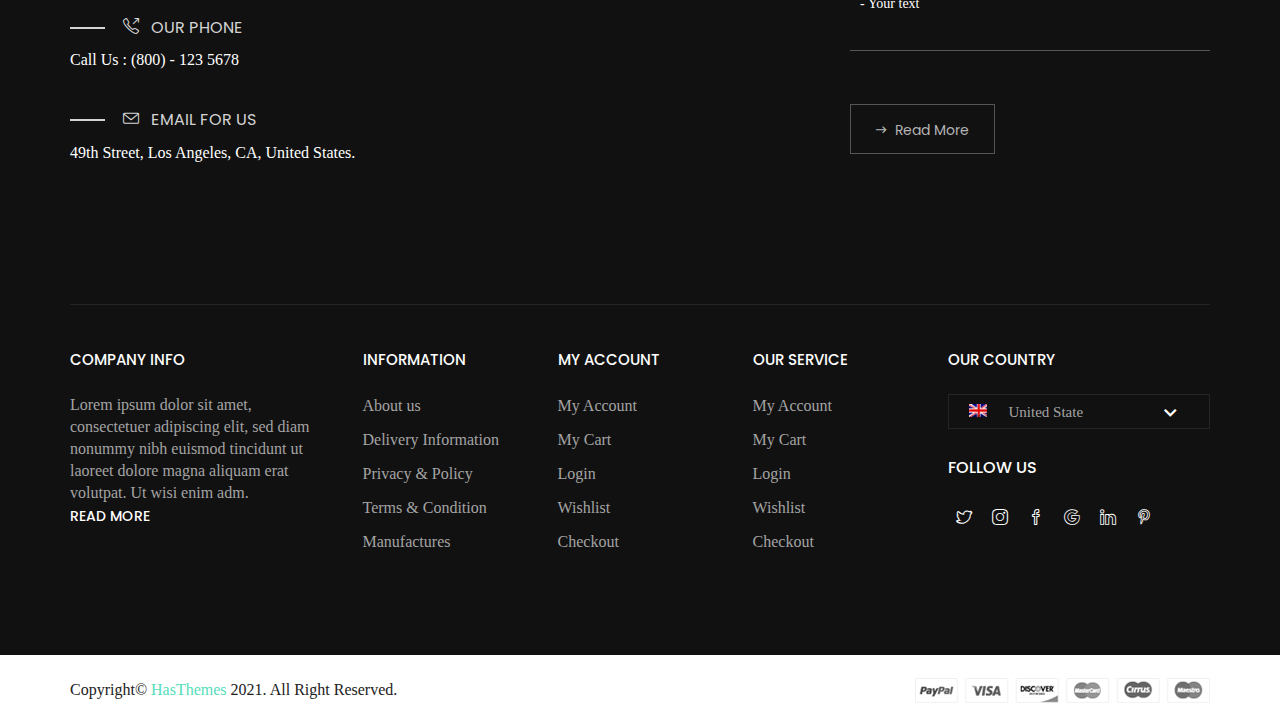
<file: htmldemo.net/eme/eme/product-details.html>
<!doctype html>
<html class="no-js" lang="zxx">

<!-- Mirrored from htmldemo.net/eme/eme/product-details.html by HTTrack Website Copier/3.x [XR&CO'2014], Wed, 15 Nov 2023 05:38:00 GMT -->
<head>
    <meta charset="utf-8">
    <meta http-equiv="x-ua-compatible" content="ie=edge">
    <title>Product Details || Eme - eCommerce HTML5 Template</title>
    <meta name="description" content="">
    <meta name="viewport" content="width=device-width, initial-scale=1">
    
    <!-- Place favicon.ico in the root directory -->
    <link rel="shortcut icon" type="image/x-icon" href="images/favicon.ico">
    <link rel="apple-touch-icon" href="apple-touch-icon.html">
    

    <!-- All css files are included here. -->
    <!-- Bootstrap fremwork main css -->
    <link rel="stylesheet" href="css/bootstrap.min.css">
    <!-- Owl Carousel min css -->
    <link rel="stylesheet" href="css/owl.carousel.min.css">
    <link rel="stylesheet" href="css/owl.theme.default.min.css">
    <!-- This core.css file contents all plugings css file. -->
    <link rel="stylesheet" href="css/core.css">
    <!-- Theme shortcodes/elements style -->
    <link rel="stylesheet" href="css/shortcode/shortcodes.css">
    <!-- Theme main style -->
    <link rel="stylesheet" href="style.css">
    <!-- Responsive css -->
    <link rel="stylesheet" href="css/responsive.css">
    <!-- User style -->
    <link rel="stylesheet" href="css/custom.css">


    <!-- Modernizr JS -->
    <script src="js/vendor/modernizr-2.8.3.min.js"></script>
</head>

<body>
    <!--[if lt IE 8]>
        <p class="browserupgrade">You are using an <strong>outdated</strong> browser. Please <a href="http://browsehappy.com/">upgrade your browser</a> to improve your experience.</p>
    <![endif]-->  

    <!-- Body main wrapper start -->
    <div class="wrapper">
        <!-- Start Header Style -->
        <header id="htc__header" class="htc__header__area header--one">
            <div class="header__top__area">
                <div class="container-fluid">
                    <div class="row">
                        <div class="col-md-5 col-lg-5 col-sm-12 col-xs-12">
                            <div class="ht__header__top__left">
                                <ul class="select__language hidden-sm hidden-xs">
                                    <li class="drop--lan"><a href="#">eng</a>
                                        <ul class="language__option">
                                            <li><a href="#">Engish</a></li>
                                            <li><a href="#">French</a></li>
                                            <li><a href="#">German</a></li>
                                        </ul>
                                    </li>
                                    <li class="drop--lan"><a href="#">usd</a>
                                        <ul class="language__option">
                                            <li><a href="#">USD</a></li>
                                            <li><a href="#">EUR</a></li>
                                        </ul>
                                    </li>
                                </ul>
                                <div class="htc__contact">
                                    <a href="#"><i class="icon-call-out icons"></i>Call Us: +800 123 4567</a>
                                </div>
                            </div>
                        </div>
                        <div class="col-md-2 col-lg-2 col-sm-12 col-xs-12">
                            <div class="logo">
                                <a href="index.html">
                                    <img src="images/logo/eme.png" alt="logo images">
                                </a>
                            </div>
                        </div>
                        <div class="col-md-5 col-lg-5 col-sm-12 col-xs-12">
                            <ul class="ht__header__right">
                                <li><a href="blog.html">Blog</a></li>
                                <li><a href="#">Account</a></li>
                                <li><a href="#">Login</a></li>
                                <li><a href="wishlist.html">Wishlist</a></li>
                            </ul>
                        </div>
                    </div>
                </div>
            </div>
            <!-- Start Mainmenu Area -->
            <div id="sticky-header-with-topbar" class="mainmenu__wrap sticky__header">
                <div class="container-fluid">
                    <div class="menumenu__container clearfix">
                        <div class="row justify-content-between">
                            <div class="col-md-2 col-lg-2 col-sm-3 col-xs-50">
                                <div class="header__search search search__open">
                                    <a href="#"><i class="icon-magnifier icons"></i></a>
                                </div>
                            </div>
                            <div class="col-md-8 col-lg-8 col-sm-6 col-xs-d-none">
                                <nav class="main__menu__nav d-none d-lg-block">
                                    <ul class="main__menu">
                                        <li class="drop"><a href="index.html">Home <i class="zmdi zmdi-chevron-down"></i></a>
                                            <ul class="dropdown">
                                                <li><a href="index.html">Home Version 01</a></li>
                                                <li><a href="index-2.html">Home Version 02</a></li>
                                                <li><a href="index-3.html">Home Version 03</a></li>
                                                <li><a href="index-4.html">Home Version 04</a></li>
                                                <li><a href="index-5.html">Home Version 05</a></li>
                                            </ul>
                                        </li>
                                        <li class="drop"><a href="#">women <i class="zmdi zmdi-chevron-down"></i></a>
                                            <ul class="dropdown mega_dropdown">
                                                <!-- Start Single Mega MEnu -->
                                                <li><a class="mega__title" href="shop.html">Shop Pages</a>
                                                    <ul class="mega__item">
                                                        <li><a href="product-grid.html">Product Grid</a></li>
                                                        <li><a href="product-list.html">Product List</a></li>
                                                        <li><a href="cart.html">cart</a></li>
                                                        <li><a href="checkout.html">checkout</a></li>
                                                        <li><a href="wishlist.html">wishlist</a></li>
                                                    </ul>
                                                </li>
                                                <!-- End Single Mega MEnu -->
                                                <!-- Start Single Mega MEnu -->
                                                <li><a class="mega__title" href="shop.html">Variable Product</a>
                                                    <ul class="mega__item">
                                                        <li><a href="#">Category</a></li>
                                                        <li><a href="#">My Account</a></li>
                                                        <li><a href="wishlist.html">Wishlist</a></li>
                                                        <li><a href="cart.html">Shopping Cart</a></li>
                                                        <li><a href="checkout.html">Checkout</a></li>
                                                    </ul>
                                                </li>
                                                <!-- End Single Mega MEnu -->
                                                <!-- Start Single Mega MEnu -->
                                                <li><a class="mega__title" href="shop.html">Product Types</a>
                                                    <ul class="mega__item">
                                                        <li><a href="#">Simple Product</a></li>
                                                        <li><a href="#">Variable Product</a></li>
                                                        <li><a href="#">Grouped Product</a></li>
                                                        <li><a href="#">Downloadable Product</a></li>
                                                        <li><a href="#">Simple Product</a></li>
                                                    </ul>
                                                </li>
                                                <!-- End Single Mega MEnu -->
                                            </ul>
                                        </li>
                                        <li class="drop"><a href="#">men <i class="zmdi zmdi-chevron-down"></i></a>
                                            <ul class="dropdown mega_dropdown">
                                                <!-- Start Single Mega MEnu -->
                                                <li><a class="mega__title" href="shop.html">Shop Pages</a>
                                                    <ul class="mega__item">
                                                        <li><a href="product-grid.html">Product Grid</a></li>
                                                        <li><a href="product-list.html">Product List</a></li>
                                                        <li><a href="cart.html">cart</a></li>
                                                        <li><a href="checkout.html">checkout</a></li>
                                                        <li><a href="wishlist.html">wishlist</a></li>
                                                    </ul>
                                                </li>
                                                <!-- End Single Mega MEnu -->
                                                <!-- Start Single Mega MEnu -->
                                                <li><a class="mega__title" href="shop.html">Variable Product</a>
                                                    <ul class="mega__item">
                                                        <li><a href="#">Category</a></li>
                                                        <li><a href="#">My Account</a></li>
                                                        <li><a href="wishlist.html">Wishlist</a></li>
                                                        <li><a href="cart.html">Shopping Cart</a></li>
                                                        <li><a href="checkout.html">Checkout</a></li>
                                                    </ul>
                                                </li>
                                                <!-- End Single Mega MEnu -->
                                                <!-- Start Single Mega MEnu -->
                                                <li><a class="mega__title" href="shop.html">Product Types</a>
                                                    <ul class="mega__item">
                                                        <li><a href="#">Simple Product</a></li>
                                                        <li><a href="#">Variable Product</a></li>
                                                        <li><a href="#">Grouped Product</a></li>
                                                        <li><a href="#">Downloadable Product</a></li>
                                                        <li><a href="#">Simple Product</a></li>
                                                    </ul>
                                                </li>
                                                <!-- End Single Mega MEnu -->
                                            </ul>
                                        </li>
                                        <li class="drop"><a href="#">Product <i class="zmdi zmdi-chevron-down"></i></a>
                                            <ul class="dropdown">
                                                <li><a href="product-grid.html">Product Grid</a></li>
                                                <li><a href="product-list.html">Product List</a></li>
                                                <li><a href="product-details.html">Product Details</a></li>
                                            </ul>
                                        </li>
                                        <li><a href="blog.html">blog</a></li>
                                        <li class="drop"><a href="#">Pages <i class="zmdi zmdi-chevron-down"></i></a>
                                            <ul class="dropdown">
                                                <li><a href="blog.html">Blog</a></li>
                                                <li><a href="blog-details.html">Blog Details</a></li>
                                                <li><a href="cart.html">Cart page</a></li>
                                                <li><a href="checkout.html">checkout</a></li>
                                                <li><a href="contact.html">contact</a></li>
                                                <li><a href="product-grid.html">product grid</a></li>
                                                <li><a href="product-list.html">product list</a></li>
                                                <li><a href="product-details.html">product details</a></li>
                                                <li><a href="wishlist.html">wishlist</a></li>
                                            </ul>
                                        </li>
                                        <li><a href="contact.html">contact</a></li>
                                    </ul>
                                </nav>
                            </div>
                            <div class="col-md-2 col-lg-2 col-sm-3 col-xs-50">
                                <div class="htc__shopping__cart">
                                    <a class="cart__menu" href="#"><i class="icon-handbag icons"></i></a>
                                    <a href="#"><span class="htc__qua">2</span></a>
                                </div>
                            </div>
                        </div>
                    </div>
                    <div class="mobile-menu-area"></div>
                    <div class="mobile-menu clearfix d-lg-none">
                        <nav id="mobile_dropdown">
                            <ul>
                                <li><a href="index.html">Home</a>
                                    <ul>
                                        <li><a href="index.html">Home Version 01</a></li>
                                        <li><a href="index-2.html">Home Version 02</a></li>
                                        <li><a href="index-3.html">Home Version 03</a></li>
                                        <li><a href="index-4.html">Home Version 04</a></li>
                                        <li><a href="index-5.html">Home Version 05</a></li>
                                    </ul>
                                </li>
                                <li><a href="blog.html">blog</a></li>
                                <li><a href="#">pages</a>
                                    <ul>
                                        <li><a href="blog.html">Blog</a></li>
                                        <li><a href="blog-details.html">Blog Details</a></li>
                                        <li><a href="cart.html">Cart page</a></li>
                                        <li><a href="checkout.html">checkout</a></li>
                                        <li><a href="contact.html">contact</a></li>
                                        <li><a href="product-grid.html">product grid</a></li>
                                        <li><a href="product-list.html">product list</a></li>
                                        <li><a href="product-details.html">product details</a></li>
                                        <li><a href="wishlist.html">wishlist</a></li>
                                    </ul>
                                </li>
                                <li><a href="contact.html">contact</a></li>
                            </ul>
                        </nav>
                    </div>
                </div>
            </div>
            <!-- End Mainmenu Area -->
        </header> 
        <!-- End Header Area -->

        <div class="body__overlay"></div>
        <!-- Start Offset Wrapper -->
        <div class="offset__wrapper">
            <!-- Start Search Popap -->
            <div class="search__area">
                <div class="container" >
                    <div class="row" >
                        <div class="col-md-12" >
                            <div class="search__inner">
                                <form action="#" method="get">
                                    <input placeholder="Search here... " type="text">
                                    <button type="submit"></button>
                                </form>
                                <div class="search__close__btn">
                                    <span class="search__close__btn_icon"><i class="zmdi zmdi-close"></i></span>
                                </div>
                            </div>
                        </div>
                    </div>
                </div>
            </div>
            <!-- End Search Popap -->
            <!-- Start Cart Panel -->
            <div class="shopping__cart">
                <div class="shopping__cart__inner">
                    <div class="offsetmenu__close__btn">
                        <a href="#"><i class="zmdi zmdi-close"></i></a>
                    </div>
                    <div class="shp__cart__wrap">
                        <div class="shp__single__product">
                            <div class="shp__pro__thumb">
                                <a href="#">
                                    <img src="images/product-2/sm-smg/1.jpg" alt="product images">
                                </a>
                            </div>
                            <div class="shp__pro__details">
                                <h2><a href="product-details.html">BO&Play Wireless Speaker</a></h2>
                                <span class="quantity">QTY: 1</span>
                                <span class="shp__price">$105.00</span>
                            </div>
                            <div class="remove__btn">
                                <a href="#" title="Remove this item"><i class="zmdi zmdi-close"></i></a>
                            </div>
                        </div>
                        <div class="shp__single__product">
                            <div class="shp__pro__thumb">
                                <a href="#">
                                    <img src="images/product-2/sm-smg/2.jpg" alt="product images">
                                </a>
                            </div>
                            <div class="shp__pro__details">
                                <h2><a href="product-details.html">Brone Candle</a></h2>
                                <span class="quantity">QTY: 1</span>
                                <span class="shp__price">$25.00</span>
                            </div>
                            <div class="remove__btn">
                                <a href="#" title="Remove this item"><i class="zmdi zmdi-close"></i></a>
                            </div>
                        </div>
                    </div>
                    <ul class="shoping__total">
                        <li class="subtotal">Subtotal:</li>
                        <li class="total__price">$130.00</li>
                    </ul>
                    <ul class="shopping__btn">
                        <li><a href="cart.html">View Cart</a></li>
                        <li class="shp__checkout"><a href="checkout.html">Checkout</a></li>
                    </ul>
                </div>
            </div>
            <!-- End Cart Panel -->
        </div>
        <!-- End Offset Wrapper -->
        <!-- Start Bradcaump area -->
        <div class="ht__bradcaump__area" style="background: rgba(0, 0, 0, 0) url(images/bg/4.jpg) no-repeat scroll center center / cover ;">
            <div class="ht__bradcaump__wrap">
                <div class="container">
                    <div class="row">
                        <div class="col-xs-12">
                            <div class="bradcaump__inner">
                                <nav class="bradcaump-inner">
                                  <a class="breadcrumb-item" href="index.html">Home</a>
                                  <span class="brd-separetor"><i class="zmdi zmdi-chevron-right"></i></span>
                                  <a class="breadcrumb-item" href="product-grid.html">Products</a>
                                  <span class="brd-separetor"><i class="zmdi zmdi-chevron-right"></i></span>
                                  <span class="breadcrumb-item active">ean shirt</span>
                                </nav>
                            </div>
                        </div>
                    </div>
                </div>
            </div>
        </div>
        <!-- End Bradcaump area -->
        <!-- Start Product Details Area -->
        <section class="htc__product__details bg__white ptb--70">
            <!-- Start Product Details Top -->
            <div class="htc__product__details__top">
                <div class="container">
                    <div class="row">
                        <div class="col-md-12 col-lg-5 col-sm-12 col-xs-12">
                            <div class="htc__product__details__tab__content">
                                <!-- Start Product Big Images -->
                                <div class="product__big__images">
                                    <div class="portfolio-full-image tab-content">
                                        <div role="tabpanel" class="tab-pane fade show active" id="img-tab-1">
                                            <img src="images/product-2/big-img/1.jpg" alt="full-image">
                                        </div>
                                        <div role="tabpanel" class="tab-pane fade" id="img-tab-2">
                                            <img src="images/product-2/big-img/2.jpg" alt="full-image">
                                        </div>
                                        <div role="tabpanel" class="tab-pane fade" id="img-tab-3">
                                            <img src="images/product-2/big-img/3.jpg" alt="full-image">
                                        </div>
                                    </div>
                                </div>
                                <!-- End Product Big Images -->
                                <!-- Start Small images -->
                                <ul class="product__small__images nav navs-tab" role="tablist">
                                    <li role="presentation" class="pot-small-img">
                                        <a class="active" href="#img-tab-1" role="tab" data-bs-toggle="tab">
                                            <img src="images/product-2/sm-img-3/3.jpg" alt="small-image">
                                        </a>
                                    </li>
                                    <li role="presentation" class="pot-small-img">
                                        <a href="#img-tab-2" role="tab" data-bs-toggle="tab">
                                            <img src="images/product-2/sm-img-3/1.jpg" alt="small-image">
                                        </a>
                                    </li>
                                    <li role="presentation" class="pot-small-img">
                                        <a href="#img-tab-3" role="tab" data-bs-toggle="tab">
                                            <img src="images/product-2/sm-img-3/2.jpg" alt="small-image">
                                        </a>
                                    </li>
                                </ul>
                                <!-- End Small images -->
                            </div>
                        </div>
                        <div class="col-md-12 col-lg-7 col-sm-12 col-xs-12 smt-40 xmt-40">
                            <div class="ht__product__dtl">
                                <h2>jean shirt to sassy girl</h2>
                                <h6>Model: <span>MNG001</span></h6>
                                <ul class="rating">
                                    <li><i class="icon-star icons"></i></li>
                                    <li><i class="icon-star icons"></i></li>
                                    <li><i class="icon-star icons"></i></li>
                                    <li class="old"><i class="icon-star icons"></i></li>
                                    <li class="old"><i class="icon-star icons"></i></li>
                                </ul>
                                <ul  class="pro__prize">
                                    <li class="old__prize">$82.5</li>
                                    <li>$75.2</li>
                                </ul>
                                <p class="pro__info">Lorem ipsum dolor sit amet, consectetuer adipiscing elit, sed diam nonummy nibh euismod tincidunt ut laoreet dolore magna aliquam erat volutpat. Ut wisi enim ad minim veniam, quis nostrud exerci tation ullamcorper suscipit lobortis nisl ut aliquip ex ea commodo consequat.  Duis autem vel eum iriure dolor in hendrerit in vulputate velit esse molestie consequat, vel illum dolore eu feugiat nulla facilisis at vero eros et accumsan</p>
                                <div class="ht__pro__desc">
                                    <div class="sin__desc">
                                        <p><span>Availability:</span> In Stock</p>
                                    </div>
                                    <div class="sin__desc align--left">
                                        <p><span>color:</span></p>
                                        <ul class="pro__color">
                                            <li class="red"><a href="#">red</a></li>
                                            <li class="green"><a href="#">green</a></li>
                                            <li class="balck"><a href="#">balck</a></li>
                                        </ul>
                                        <div class="pro__more__btn">
                                            <a href="#">more</a>
                                        </div>
                                    </div>
                                    <div class="sin__desc align--left">
                                        <p><span>size</span></p>
                                        <select class="select__size">
                                            <option>s</option>
                                            <option>l</option>
                                            <option>xs</option>
                                            <option>xl</option>
                                            <option>m</option>
                                            <option>s</option>
                                        </select>
                                    </div>
                                    <div class="sin__desc align--left">
                                        <p><span>Categories:</span></p>
                                        <ul class="pro__cat__list">
                                            <li><a href="#">Fashion,</a></li>
                                            <li><a href="#">Accessories,</a></li>
                                            <li><a href="#">Women,</a></li>
                                            <li><a href="#">Men,</a></li>
                                            <li><a href="#">Kid,</a></li>
                                            <li><a href="#">Mobile,</a></li>
                                            <li><a href="#">Computer,</a></li>
                                            <li><a href="#">Hair,</a></li>
                                            <li><a href="#">Clothing,</a></li>
                                        </ul>
                                    </div>
                                    <div class="sin__desc align--left">
                                        <p><span>Product tags:</span></p>
                                        <ul class="pro__cat__list">
                                            <li><a href="#">Fashion,</a></li>
                                            <li><a href="#">Accessories,</a></li>
                                            <li><a href="#">Women,</a></li>
                                            <li><a href="#">Men,</a></li>
                                            <li><a href="#">Kid,</a></li>
                                        </ul>
                                    </div>

                                    <div class="sin__desc product__share__link">
                                        <p><span>Share this:</span></p>
                                        <ul class="pro__share">
                                            <li><a href="https://twitter.com/" target="_blank"><i class="icon-social-twitter icons"></i></a></li>

                                            <li><a href="https://www.instagram.com/" target="_blank"><i class="icon-social-instagram icons"></i></a></li>

                                            <li><a href="https://www.facebook.com/" target="_blank"><i class="icon-social-facebook icons"></i></a></li>

                                            <li><a href="https://plus.google.com/" target="_blank"><i class="icon-social-google icons"></i></a></li>

                                            <li><a href="#" target="_blank"><i class="icon-social-linkedin icons"></i></a></li>

                                            <li><a href="#" target="_blank"><i class="icon-social-pinterest icons"></i></a></li>
                                        </ul>
                                    </div>
                                </div>
                            </div>
                        </div>
                    </div>
                </div>
            </div>
            <!-- End Product Details Top -->
        </section>
        <!-- End Product Details Area -->
        <!-- Start Product Description -->
        <section class="htc__produc__decription bg__white">
            <div class="container">
                <div class="row">
                    <div class="col-xs-12">
                        <!-- Start List And Grid View -->
                        <ul class="pro__details__tab nav navs-tab" role="tablist">
                            <li role="presentation"><a class="description active" href="#description" role="tab" data-bs-toggle="tab">description</a></li>
                            <li role="presentation"><a class="review" href="#review" role="tab" data-bs-toggle="tab">review</a></li>
                            <li role="presentation"><a class="shipping" href="#shipping" role="tab" data-bs-toggle="tab">shipping</a></li>
                        </ul>
                        <!-- End List And Grid View -->
                    </div>
                </div>
                <div class="row">
                    <div class="col-xs-12">
                        <div class="ht__pro__details__content">
                            <!-- Start Single Content -->
                            <div role="tabpanel" id="description" class="pro__single__content tab-pane fade show active">
                                <div class="pro__tab__content__inner">
                                    <p>Formfitting clothing is all about a sweet spot. That elusive place where an item is tight but not clingy, sexy but not cloying, cool but not over the top. Alexandra Alvarez’s label, Alix, hits that mark with its range of comfortable, minimal, and neutral-hued bodysuits.</p>
                                    <h4 class="ht__pro__title">Description</h4>
                                    <p>Lorem ipsum dolor sit amet, consectetuer adipiscing elit, sed diam nonummy nibh euismod tincidunt ut laoreet dolore magna aliquam erat volutpat. Ut wisi enim ad minim veniam, quis nostrud exerci tation ullamcorper suscipit lobortis nisl ut aliquip ex ea commodo consequat. Duis autem vel eum iriure dolor in hendrerit in vulputate velit esse molestie consequat, vel illum dolore eu feugiat nulla facilisis at vero eros et accumsan et iusto odio dignissim qui blandit praesent luptatum zzril delenit augue duis dolore te feugait nulla facilisi. Nam liber tempor cum soluta nobis eleifend option congue nihil imperdiet doming id quod mazim placerat facer possim assum. Typi non habent claritatem insitam; est usus legentis in iis qui facit eorum claritatem</p>
                                    <p>Lorem ipsum dolor sit amet, consectetuer adipiscing elit, sed diam nonummy nibh euismod tincidunt ut laoreet dolore magna aliquam erat volutpat. Duis autem vel eum iriure dolor in hendrerit in vulputate velit esse molestie consequat, vel illum dolore eu feugiat nulla facilisis at vero eros et accumsan et iusto odio dignissim qui blandit praesent luptatum zzril delenit augue duis dolore te feugait nulla facilisi.</p>
                                    <h4 class="ht__pro__title">Standard Featured</h4>
                                    <p>Lorem ipsum dolor sit amet, consectetuer adipiscing elit, sed diam nonummy nibh euismod tincidunt ut laoreet dolore magna aliquam erat volutpat. Ut wisi enim ad minim veniam, quis nostrud exerci tation ullamcorper suscipit lobortis nisl ut aliquip ex ea commodo consequat. Duis autem vel eum iriure dolor in hendrerit in vulputate velit esse molestie consequat, vel illum dolore eu feugiat nulla facilisis at vero eros et accumsan et iusto odio dignissim qui blandit praesent luptatum zzril delenit augue duis dolore te feugait nulla facilisi. Nam liber tempor cum soluta nobis eleifend option congue nihil imperdiet doming id quod mazim placerat facer possim assum. Typi non habent claritatem insitam; est usus legentis in iis qui facit eorum claritatem</p>
                                </div>
                            </div>
                            <!-- End Single Content -->
                            <!-- Start Single Content -->
                            <div role="tabpanel" id="review" class="pro__single__content tab-pane fade">
                                <div class="pro__tab__content__inner">
                                    <p>Formfitting clothing is all about a sweet spot. That elusive place where an item is tight but not clingy, sexy but not cloying, cool but not over the top. Alexandra Alvarez’s label, Alix, hits that mark with its range of comfortable, minimal, and neutral-hued bodysuits.</p>
                                    <h4 class="ht__pro__title">Description</h4>
                                    <p>Lorem ipsum dolor sit amet, consectetuer adipiscing elit, sed diam nonummy nibh euismod tincidunt ut laoreet dolore magna aliquam erat volutpat. Ut wisi enim ad minim veniam, quis nostrud exerci tation ullamcorper suscipit lobortis nisl ut aliquip ex ea commodo consequat. Duis autem vel eum iriure dolor in hendrerit in vulputate velit esse molestie consequat, vel illum dolore eu feugiat nulla facilisis at vero eros et accumsan et iusto odio dignissim qui blandit praesent luptatum zzril delenit augue duis dolore te feugait nulla facilisi. Nam liber tempor cum soluta nobis eleifend option congue nihil imperdiet doming id quod mazim placerat facer possim assum. Typi non habent claritatem insitam; est usus legentis in iis qui facit eorum claritatem</p>
                                    <p>Lorem ipsum dolor sit amet, consectetuer adipiscing elit, sed diam nonummy nibh euismod tincidunt ut laoreet dolore magna aliquam erat volutpat. Duis autem vel eum iriure dolor in hendrerit in vulputate velit esse molestie consequat, vel illum dolore eu feugiat nulla facilisis at vero eros et accumsan et iusto odio dignissim qui blandit praesent luptatum zzril delenit augue duis dolore te feugait nulla facilisi.</p>
                                    <h4 class="ht__pro__title">Standard Featured</h4>
                                    <p>Lorem ipsum dolor sit amet, consectetuer adipiscing elit, sed diam nonummy nibh euismod tincidunt ut laoreet dolore magna aliquam erat volutpat. Ut wisi enim ad minim veniam, quis nostrud exerci tation ullamcorper suscipit lobortis nisl ut aliquip ex ea commodo consequat. Duis autem vel eum iriure dolor in hendrerit in vulputate velit esse molestie consequat, vel illum dolore eu feugiat nulla facilisis at vero eros et accumsan et iusto odio dignissim qui blandit praesent luptatum zzril delenit augue duis dolore te feugait nulla facilisi. Nam liber tempor cum soluta nobis eleifend option congue nihil imperdiet doming id quod mazim placerat facer possim assum. Typi non habent claritatem insitam; est usus legentis in iis qui facit eorum claritatem</p>
                                </div>
                            </div>
                            <!-- End Single Content -->
                            <!-- Start Single Content -->
                            <div role="tabpanel" id="shipping" class="pro__single__content tab-pane fade">
                                <div class="pro__tab__content__inner">
                                    <p>Formfitting clothing is all about a sweet spot. That elusive place where an item is tight but not clingy, sexy but not cloying, cool but not over the top. Alexandra Alvarez’s label, Alix, hits that mark with its range of comfortable, minimal, and neutral-hued bodysuits.</p>
                                    <h4 class="ht__pro__title">Description</h4>
                                    <p>Lorem ipsum dolor sit amet, consectetuer adipiscing elit, sed diam nonummy nibh euismod tincidunt ut laoreet dolore magna aliquam erat volutpat. Ut wisi enim ad minim veniam, quis nostrud exerci tation ullamcorper suscipit lobortis nisl ut aliquip ex ea commodo consequat. Duis autem vel eum iriure dolor in hendrerit in vulputate velit esse molestie consequat, vel illum dolore eu feugiat nulla facilisis at vero eros et accumsan et iusto odio dignissim qui blandit praesent luptatum zzril delenit augue duis dolore te feugait nulla facilisi. Nam liber tempor cum soluta nobis eleifend option congue nihil imperdiet doming id quod mazim placerat facer possim assum. Typi non habent claritatem insitam; est usus legentis in iis qui facit eorum claritatem</p>
                                    <p>Lorem ipsum dolor sit amet, consectetuer adipiscing elit, sed diam nonummy nibh euismod tincidunt ut laoreet dolore magna aliquam erat volutpat. Duis autem vel eum iriure dolor in hendrerit in vulputate velit esse molestie consequat, vel illum dolore eu feugiat nulla facilisis at vero eros et accumsan et iusto odio dignissim qui blandit praesent luptatum zzril delenit augue duis dolore te feugait nulla facilisi.</p>
                                    <h4 class="ht__pro__title">Standard Featured</h4>
                                    <p>Lorem ipsum dolor sit amet, consectetuer adipiscing elit, sed diam nonummy nibh euismod tincidunt ut laoreet dolore magna aliquam erat volutpat. Ut wisi enim ad minim veniam, quis nostrud exerci tation ullamcorper suscipit lobortis nisl ut aliquip ex ea commodo consequat. Duis autem vel eum iriure dolor in hendrerit in vulputate velit esse molestie consequat, vel illum dolore eu feugiat nulla facilisis at vero eros et accumsan et iusto odio dignissim qui blandit praesent luptatum zzril delenit augue duis dolore te feugait nulla facilisi. Nam liber tempor cum soluta nobis eleifend option congue nihil imperdiet doming id quod mazim placerat facer possim assum. Typi non habent claritatem insitam; est usus legentis in iis qui facit eorum claritatem</p>
                                </div>
                            </div>
                            <!-- End Single Content -->
                        </div>
                    </div>
                </div>
            </div>
        </section>
        <!-- End Product Description -->
        <!-- Start Product Area -->
        <section class="htc__product__area pb--70 product-details-res">
            <div class="container">
                <div class="row">
                    <div class="col-xs-12">
                        <div class="section__title text--left">
                            <h2 class="title__line title__border">New Arrivals</h2>
                            <p># Trending This Season</p>
                        </div>
                    </div>
                </div>
                <div class="m-lr-n-15px">
                    <div class="product__wrap activation__style--1 owl-carousel owl-theme clearfix">
                        <!-- Start Single Product -->
                        <div class="p-lr-15px">
                            <div class="product">
                                <div class="product__thumb">
                                    <a href="product-details.html">
                                        <img src="images/product-2/pro-1/1.jpg" alt="product images">
                                    </a>
                                    <div class="product__offer">
                                        <span class="new">new</span>
                                        <span>-20%</span>
                                    </div>
                                    <div class="product__hover__info">
                                        <ul class="product__action">
                                            <li><a href="wishlist.html"><i class="icon-heart icons"></i></a></li>
                                            <li><a href="cart.html"><i class="icon-handbag icons"></i></a></li>
                                            <li><a href="#"><i class="icon-shuffle icons"></i></a></li>
                                        </ul>
                                    </div>
                                </div>
                                <div class="product__inner">
                                    <div class="product__details">
                                        <h2><a href="product-details.html">Tube Dress</a></h2>
                                        <ul  class="pro__prize">
                                            <li class="old__prize">$82.5</li>
                                            <li>$75.2</li>
                                        </ul>
                                    </div>
                                </div>
                            </div>
                        </div>
                        <!-- End Single Product -->
                        <!-- Start Single Product -->
                        <div class="p-lr-15px">
                            <div class="product">
                                <div class="product__thumb">
                                    <a href="product-details.html">
                                        <img src="images/product-2/pro-1/2.jpg" alt="product images">
                                    </a>
                                    <div class="product__offer">
                                        <span>-20%</span>
                                    </div>
                                    <div class="product__hover__info">
                                        <ul class="product__action">
                                            <li><a href="wishlist.html"><i class="icon-heart icons"></i></a></li>
                                            <li><a href="cart.html"><i class="icon-handbag icons"></i></a></li>
                                            <li><a href="#"><i class="icon-shuffle icons"></i></a></li>
                                        </ul>
                                    </div>
                                </div>
                                <div class="product__inner">
                                    <div class="product__details">
                                        <h2><a href="product-details.html">New Dress For Sunday</a></h2>
                                        <ul  class="pro__prize">
                                            <li class="old__prize">$82.5</li>
                                            <li>$75.2</li>
                                        </ul>
                                    </div>
                                </div>
                            </div>
                        </div>
                        <!-- End Single Product -->
                        <!-- Start Single Product -->
                        <div class="p-lr-15px">
                            <div class="product">
                                <div class="product__thumb">
                                    <a href="product-details.html">
                                        <img src="images/product-2/pro-1/3.jpg" alt="product images">
                                    </a>
                                    <div class="product__offer">
                                        <span class="new">new</span>
                                    </div>
                                    <div class="product__hover__info">
                                        <ul class="product__action">
                                            <li><a href="wishlist.html"><i class="icon-heart icons"></i></a></li>
                                            <li><a href="cart.html"><i class="icon-handbag icons"></i></a></li>
                                            <li><a href="#"><i class="icon-shuffle icons"></i></a></li>
                                        </ul>
                                    </div>
                                </div>
                                <div class="product__inner">
                                    <div class="product__details">
                                        <h2><a href="product-details.html">Lovely Dress</a></h2>
                                        <ul  class="pro__prize">
                                            <li class="old__prize">$82.5</li>
                                            <li>$75.2</li>
                                        </ul>
                                    </div>
                                </div>
                            </div>
                        </div>
                        <!-- End Single Product -->
                        <!-- Start Single Product -->
                        <div class="p-lr-15px">
                            <div class="product">
                                <div class="product__thumb">
                                    <a href="product-details.html">
                                        <img src="images/product-2/pro-1/4.jpg" alt="product images">
                                    </a>
                                    <div class="product__offer">
                                        <span class="new">new</span>
                                        <span>-20%</span>
                                    </div>
                                    <div class="product__hover__info">
                                        <ul class="product__action">
                                            <li><a href="wishlist.html"><i class="icon-heart icons"></i></a></li>
                                            <li><a href="cart.html"><i class="icon-handbag icons"></i></a></li>
                                            <li><a href="#"><i class="icon-shuffle icons"></i></a></li>
                                        </ul>
                                    </div>
                                </div>
                                <div class="product__inner">
                                    <div class="product__details">
                                        <h2><a href="product-details.html">Sport Shirt For Men</a></h2>
                                        <ul  class="pro__prize">
                                            <li class="old__prize">$82.5</li>
                                            <li>$75.2</li>
                                        </ul>
                                    </div>
                                </div>
                            </div>
                        </div>
                        <!-- End Single Product -->
                        <!-- Start Single Product -->
                        <div class="p-lr-15px">
                            <div class="product">
                                <div class="product__thumb">
                                    <a href="product-details.html">
                                        <img src="images/product-2/pro-1/4.jpg" alt="product images">
                                    </a>
                                    <div class="product__offer">
                                        <span class="new">new</span>
                                        <span>-20%</span>
                                    </div>
                                    <div class="product__hover__info">
                                        <ul class="product__action">
                                            <li><a href="wishlist.html"><i class="icon-heart icons"></i></a></li>
                                            <li><a href="cart.html"><i class="icon-handbag icons"></i></a></li>
                                            <li><a href="#"><i class="icon-shuffle icons"></i></a></li>
                                        </ul>
                                    </div>
                                </div>
                                <div class="product__inner">
                                    <div class="product__details">
                                        <h2><a href="product-details.html">Sport Shirt For Men</a></h2>
                                        <ul  class="pro__prize">
                                            <li class="old__prize">$82.5</li>
                                            <li>$75.2</li>
                                        </ul>
                                    </div>
                                </div>
                            </div>
                        </div>
                        <!-- End Single Product -->
                    </div>
                </div>
            </div>
        </section>
        <!-- End Product Area -->
        <!-- Start Brand Area -->
        <div class="htc__brand__area pb--70 bg__white">
            <div class="container">
                <div class="row">
                    <div class="col-md-12">
                        <div class="ht__brand__inner">
                            <ul class="brand__list owl-carousel owl-theme clearfix">
                                <li><a href="#"><img src="images/brand/1.png" alt="brand images"></a></li>
                                <li><a href="#"><img src="images/brand/2.png" alt="brand images"></a></li>
                                <li><a href="#"><img src="images/brand/3.png" alt="brand images"></a></li>
                                <li><a href="#"><img src="images/brand/4.png" alt="brand images"></a></li>
                                <li><a href="#"><img src="images/brand/5.png" alt="brand images"></a></li>
                                <li><a href="#"><img src="images/brand/1.png" alt="brand images"></a></li>
                                <li><a href="#"><img src="images/brand/2.png" alt="brand images"></a></li>
                            </ul>
                        </div>
                    </div>
                </div>
            </div>
        </div>
        <!-- End Brand Area -->
        <!-- Start Banner Area -->
        <div class="htc__banner__area">
            <ul class="banner__list owl-carousel owl-theme clearfix">
                <li><a href="product-details.html"><img src="images/banner/bn-3/1.jpg" alt="banner images"></a></li>
                <li><a href="product-details.html"><img src="images/banner/bn-3/2.jpg" alt="banner images"></a></li>
                <li><a href="product-details.html"><img src="images/banner/bn-3/3.jpg" alt="banner images"></a></li>
                <li><a href="product-details.html"><img src="images/banner/bn-3/4.jpg" alt="banner images"></a></li>
                <li><a href="product-details.html"><img src="images/banner/bn-3/5.jpg" alt="banner images"></a></li>
                <li><a href="product-details.html"><img src="images/banner/bn-3/6.jpg" alt="banner images"></a></li>
                <li><a href="product-details.html"><img src="images/banner/bn-3/1.jpg" alt="banner images"></a></li>
                <li><a href="product-details.html"><img src="images/banner/bn-3/2.jpg" alt="banner images"></a></li>
            </ul>
        </div>
        <!-- End Banner Area -->
        <!-- End Banner Area -->
        <!-- Start Footer Area -->
        <footer id="htc__footer">
            <!-- Start Footer Top Area -->
            <div class="footer__top__area bg__cat--1">
                <div class="container">
                    <div class="row">
                        <div class="col-md-12">
                            <div class="footer__top__wrap clearfix">
                                <div class="row mb-n-30px">
                                    <div class="col-md-6 col-lg-4 col-sm-6 col-xs-12 mb-30px">
                                        <div class="footer__top">
                                            <div class="ft__logo">
                                                <a href="index.html">
                                                    <img src="images/logo/eme.png" alt="logo">
                                                </a>
                                            </div>
                                            <div class="ft__address__wrap">
                                                <div class="ft__address">
                                                    <div class="ft__title">
                                                        <h4><i class="icon-location-pin icons"></i>Our Adress</h4>
                                                    </div>
                                                    <div class="ft__details">
                                                        <p>49th Street, Los Angeles, CA, United States.</p>
                                                    </div>
                                                </div>
                                                <div class="ft__address">
                                                    <div class="ft__title">
                                                        <h4><i class="icon-call-out icons"></i>Our Phone</h4>
                                                    </div>
                                                    <div class="ft__details">
                                                        <p>Call Us : (800) - 123 5678 </p>
                                                    </div>
                                                </div>
                                                <div class="ft__address">
                                                    <div class="ft__title">
                                                        <h4><i class="icon-envelope icons"></i>email for us</h4>
                                                    </div>
                                                    <div class="ft__details">
                                                        <p>49th Street, Los Angeles, CA, United States.</p>
                                                    </div>
                                                </div>
                                            </div>
                                        </div>
                                    </div>
                                    <div class="col-md-6 col-lg-4 col-sm-6 col-xs-12 mb-30px">
                                        <div class="mapouter">
                                            <div class="gmap_canvas">
                                                <iframe id="gmap_canvas" src="https://maps.google.com/maps?q=121%20King%20St%2C%20Melbourne%20VIC%203000%2C%20Australia&amp;t=&amp;z=13&amp;ie=UTF8&amp;iwloc=&amp;output=embed"></iframe>
                                                <a href="https://sites.google.com/view/maps-api-v2/mapv2"></a>
                                            </div>
                                        </div>
                                    </div>
                                    <div class="col-md-12 col-lg-4 col-sm-12 col-xs-12 mb-30px">
                                        <div class="footer__top">
                                            <h2 class="ft__top__title">Email for us</h2>
                                            <div class="footer__input__form">
                                                <div class="ft__input__box name">
                                                    <input type="text" placeholder="- Your name">
                                                    <input type="email" placeholder="- Your email">
                                                </div>
                                                <div class="ft__input__box">
                                                    <textarea name="message" placeholder="- Your text"></textarea>
                                                </div>
                                                <div class="ft__btn">
                                                    <a href="#"><i class="zmdi zmdi-long-arrow-right"></i>Read More</a>
                                                </div>
                                            </div>
                                        </div>
                                    </div>
                                </div>
                            </div>
                        </div>
                    </div>
                </div>
            </div>
            <!-- End Footer Top Area -->
            <!-- Start Footer Widget -->
            <div class="footer__container bg__cat--1">
                <div class="container">
                    <div class="row mb-n-30px">
                        <!-- Start Single Footer Widget -->
                        <div class="col-lg-3 col-md-9 col-xs-12 mb-30px">
                            <div class="footer">
                                <h2 class="title__line--2">company info</h2>
                                <div class="ft__details">
                                    <p>Lorem ipsum dolor sit amet, consectetuer adipiscing elit, sed diam nonummy nibh euismod tincidunt ut laoreet dolore magna aliquam erat volutpat. Ut wisi enim adm.</p>
                                    <div class="footer__btn m-md-0">
                                        <a href="#">read more</a>
                                    </div>
                                </div>
                            </div>
                        </div>
                        <!-- End Single Footer Widget -->
                        <!-- Start Single Footer Widget -->
                        <div class="col-lg-2 col-md-4 col-sm-6 mb-30px">
                            <div class="footer">
                                <h2 class="title__line--2">information</h2>
                                <div class="ft__inner">
                                    <ul class="ft__list">
                                        <li><a href="about.html">About us</a></li>
                                        <li><a href="#">Delivery Information</a></li>
                                        <li><a href="#">Privacy & Policy</a></li>
                                        <li><a href="#">Terms  & Condition</a></li>
                                        <li><a href="#">Manufactures</a></li>
                                    </ul>
                                </div>
                            </div>
                        </div>
                        <!-- End Single Footer Widget -->
                        <!-- Start Single Footer Widget -->
                        <div class="col-lg-2 col-md-4 col-sm-6 mb-30px">
                            <div class="footer">
                                <h2 class="title__line--2">my account</h2>
                                <div class="ft__inner">
                                    <ul class="ft__list">
                                        <li><a href="#">My Account</a></li>
                                        <li><a href="cart.html">My Cart</a></li>
                                        <li><a href="#">Login</a></li>
                                        <li><a href="wishlist.html">Wishlist</a></li>
                                        <li><a href="checkout.html">Checkout</a></li>
                                    </ul>
                                </div>
                            </div>
                        </div>
                        <!-- End Single Footer Widget -->
                        <!-- Start Single Footer Widget -->
                        <div class="col-lg-2 col-md-4 col-sm-6 mb-30px">
                            <div class="footer">
                                <h2 class="title__line--2">Our service</h2>
                                <div class="ft__inner">
                                    <ul class="ft__list">
                                        <li><a href="#">My Account</a></li>
                                        <li><a href="cart.html">My Cart</a></li>
                                        <li><a href="#">Login</a></li>
                                        <li><a href="wishlist.html">Wishlist</a></li>
                                        <li><a href="checkout.html">Checkout</a></li>
                                    </ul>
                                </div>
                            </div>
                        </div>
                        <!-- End Single Footer Widget -->
                        <!-- Start Single Footer Widget -->
                        <div class="col-lg-3 col-md-6 col-sm-6 mb-30px">
                            <div class="footer">
                                <h2 class="title__line--2">Our country</h2>
                                <div class="ft__inner">
                                    <ul class="lan__select">
                                        <li><a href="#">United State</a></li>
                                            <ul class="drop__ountry">
                                                <li><a href="#">United State</a></li>
                                                <li><a href="#">United State</a></li>
                                                <li><a href="#">United State</a></li>
                                                <li><a href="#">United State</a></li>
                                            </ul>
                                        
                                    </ul>
                                    <div class="ft__social__link">
                                        <span>follow us</span>
                                        <ul class="social__link">
                                            <li><a href="https://twitter.com/" target="_blank"><i class="icon-social-twitter icons"></i></a></li>

                                            <li><a href="https://www.instagram.com/" target="_blank"><i class="icon-social-instagram icons"></i></a></li>

                                            <li><a href="https://www.facebook.com/" target="_blank"><i class="icon-social-facebook icons"></i></a></li>

                                            <li><a href="https://plus.google.com/" target="_blank"><i class="icon-social-google icons"></i></a></li>

                                            <li><a href="#" target="_blank"><i class="icon-social-linkedin icons"></i></a></li>

                                            <li><a href="#" target="_blank"><i class="icon-social-pinterest icons"></i></a></li>
                                        </ul>
                                    </div>
                                </div>
                            </div>
                        </div>
                        <!-- End Single Footer Widget -->
                    </div>
                </div>
            </div>
            <!-- End Footer Widget -->
            <!-- Start Copyright Area -->
            <div class="htc__copyright bg__white">
                <div class="container">
                    <div class="row">
                        <div class="col-xs-12">
                            <div class="copyright__inner text-center">
                                <p>Copyright© <a href="https://hasthemes.com/" target="blank">HasThemes</a> 2021. All right reserved.</p>
                                <a href="#"><img src="images/others/shape/paypol.png" alt="payment images"></a>
                            </div>
                        </div>
                    </div>
                </div>
            </div>
            <!-- End Copyright Area -->
        </footer>
        <!-- End Footer Style -->
    </div>
    <!-- Body main wrapper end -->

    <!-- Placed js at the end of the document so the pages load faster -->

    <!-- jquery latest version -->
    <script src="js/vendor/jquery-1.12.4.min.js"></script>
    <!-- Bootstrap framework js -->
    <script src="js/bootstrap.min.js"></script>
    <!-- All js plugins included in this file. -->
    <script src="js/plugins.js"></script>
    <script src="js/slick.min.js"></script>
    <script src="js/owl.carousel.min.js"></script>
    <!-- Waypoints.min.js. -->
    <script src="js/waypoints.min.js"></script>
    <!-- Main js file that contents all jQuery plugins activation. -->
    <script src="js/main.js"></script>

</body>


<!-- Mirrored from htmldemo.net/eme/eme/product-details.html by HTTrack Website Copier/3.x [XR&CO'2014], Wed, 15 Nov 2023 05:38:03 GMT -->
</html>
</file>
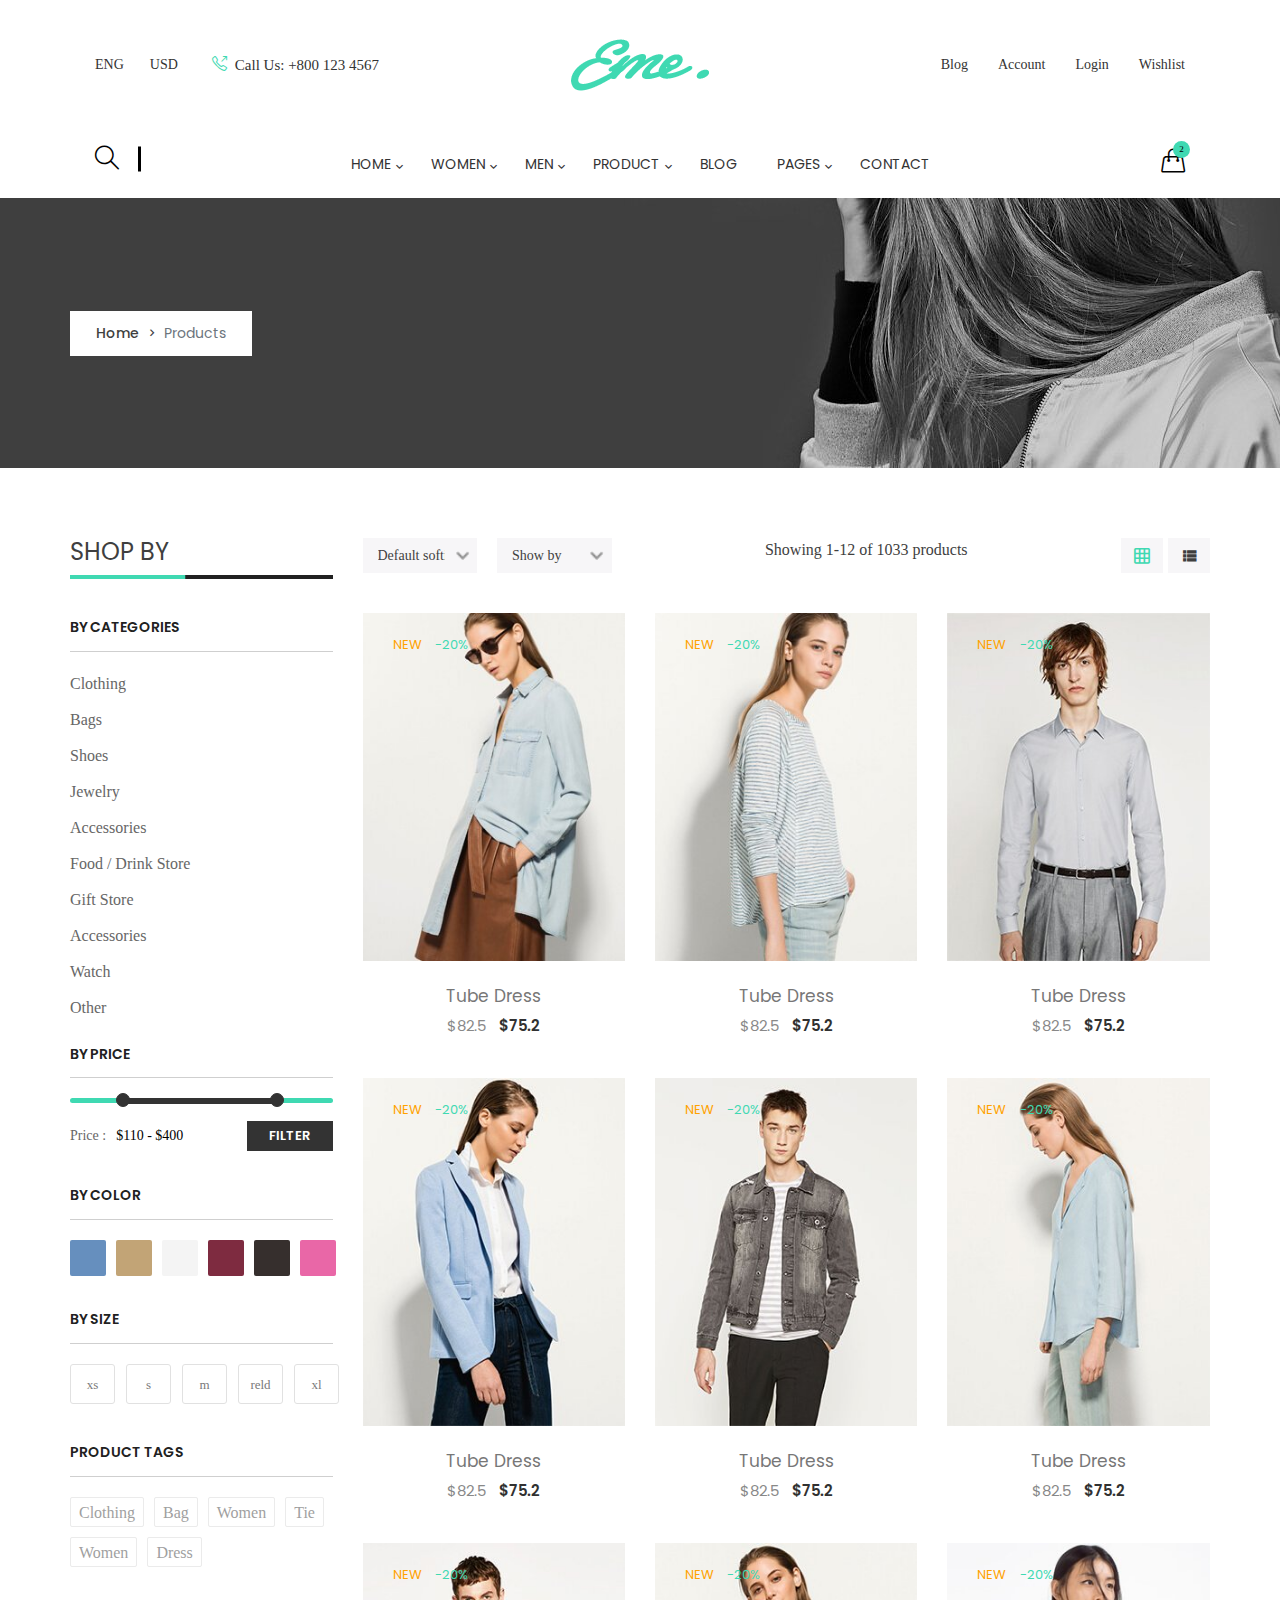
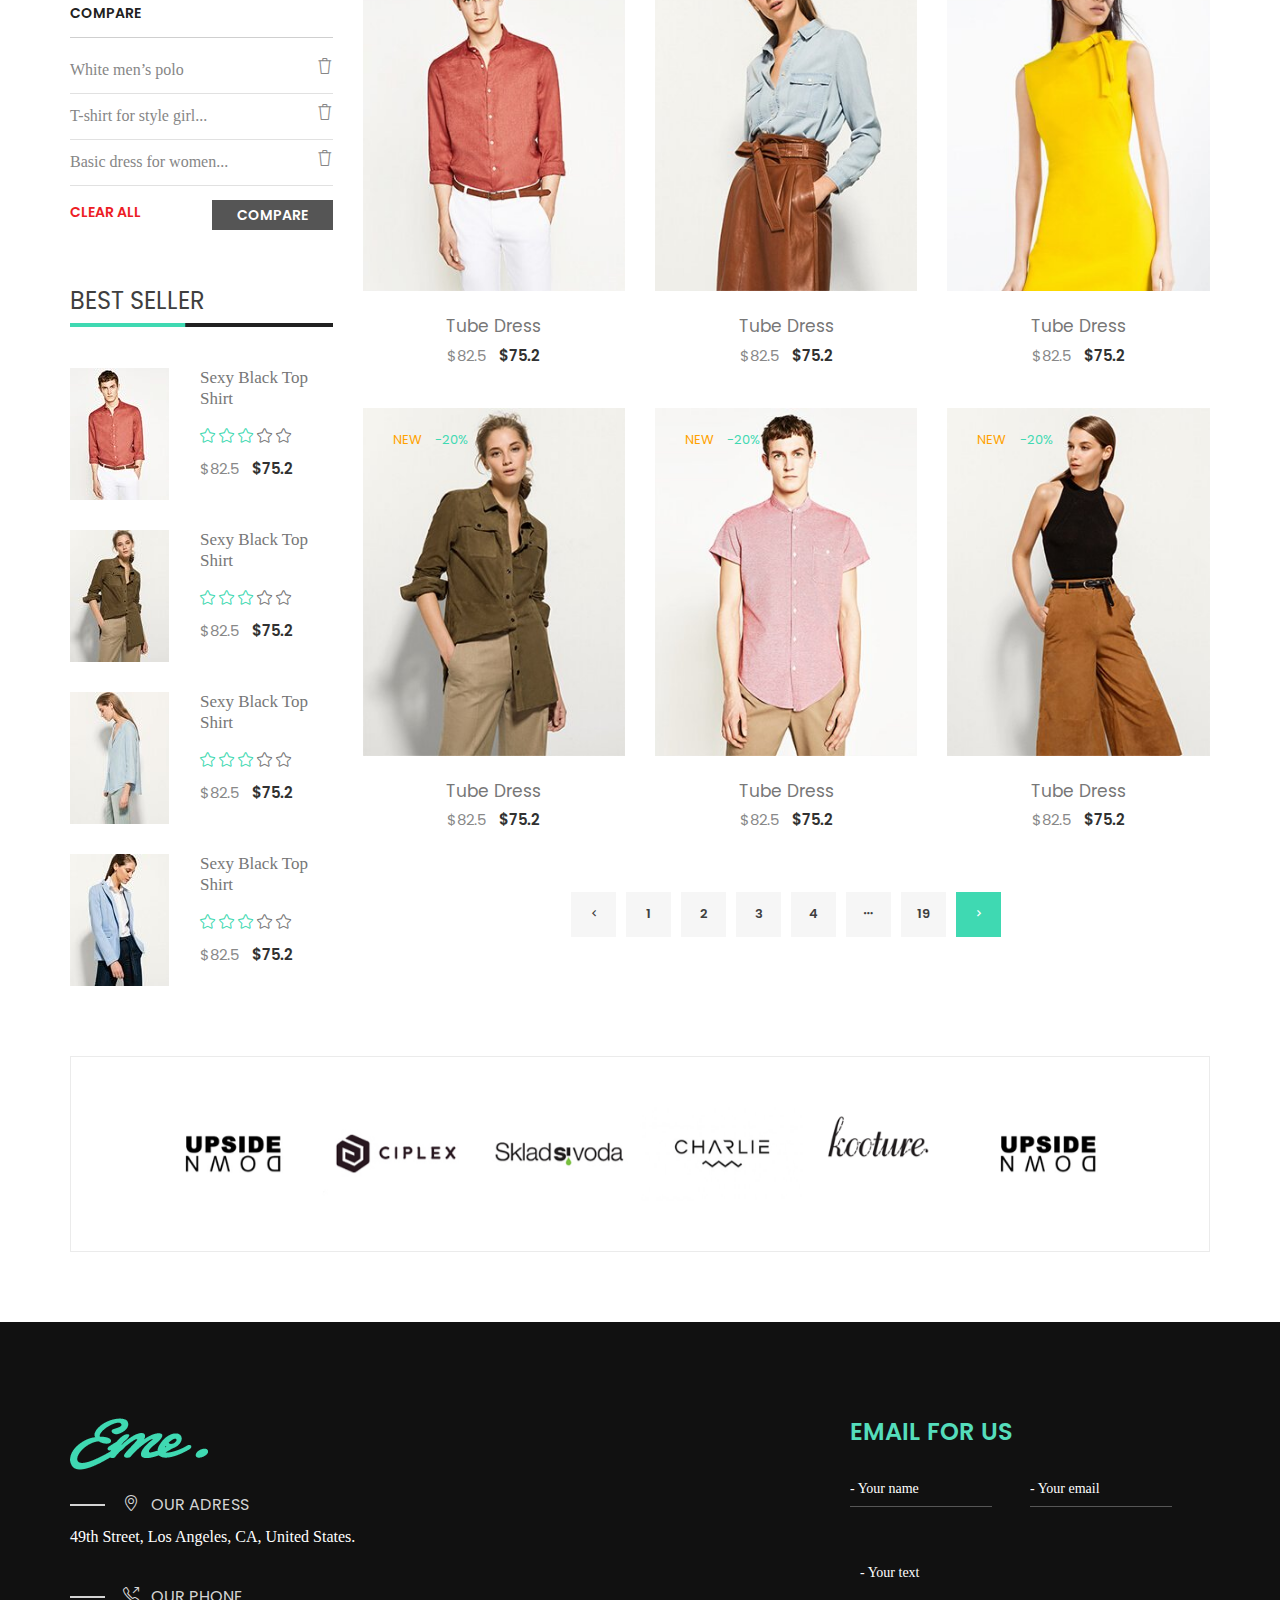
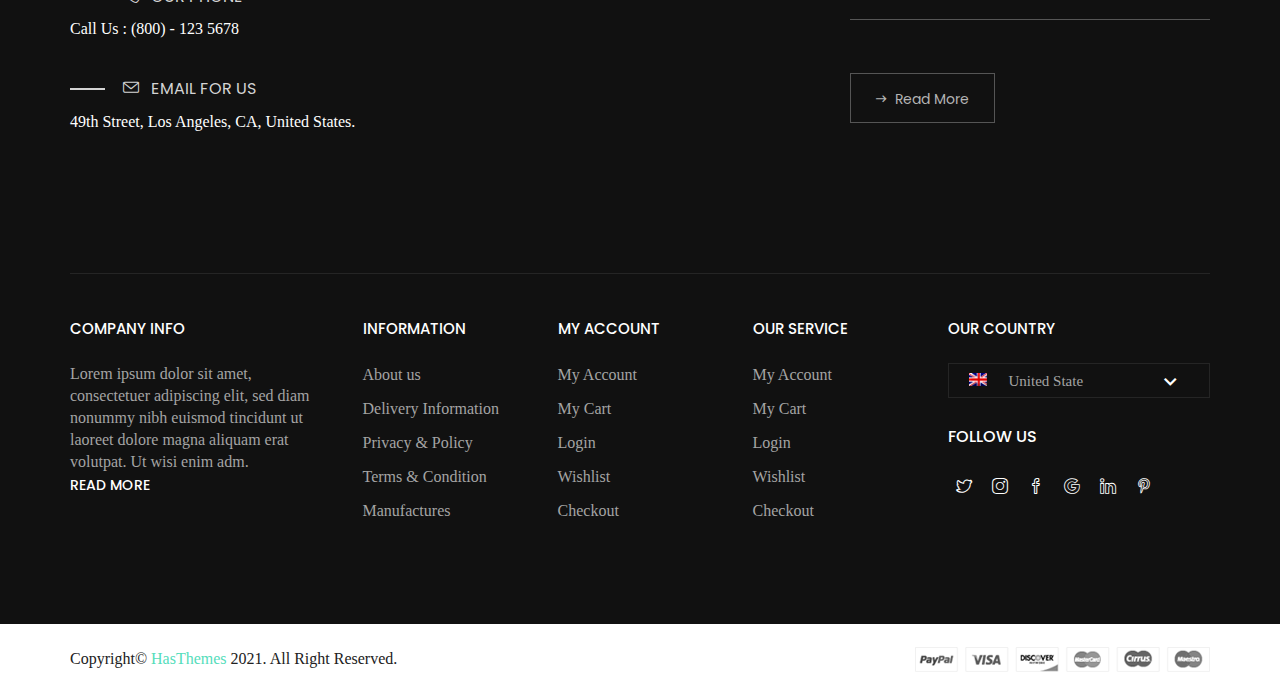
<file: htmldemo.net/eme/eme/product-grid.html>
<!doctype html>
<html class="no-js" lang="zxx">

<!-- Mirrored from htmldemo.net/eme/eme/product-grid.html by HTTrack Website Copier/3.x [XR&CO'2014], Wed, 15 Nov 2023 05:37:56 GMT -->
<head>
    <meta charset="utf-8">
    <meta http-equiv="x-ua-compatible" content="ie=edge">
    <title>Product Grid || Eme - eCommerce HTML5 Template</title>
    <meta name="description" content="">
    <meta name="viewport" content="width=device-width, initial-scale=1">
    
    <!-- Place favicon.ico in the root directory -->
    <link rel="shortcut icon" type="image/x-icon" href="images/favicon.ico">
    <link rel="apple-touch-icon" href="apple-touch-icon.html">
    

    <!-- All css files are included here. -->
    <!-- Bootstrap fremwork main css -->
    <link rel="stylesheet" href="css/bootstrap.min.css">
    <!-- Owl Carousel min css -->
    <link rel="stylesheet" href="css/owl.carousel.min.css">
    <link rel="stylesheet" href="css/owl.theme.default.min.css">
    <!-- This core.css file contents all plugings css file. -->
    <link rel="stylesheet" href="css/core.css">
    <!-- Theme shortcodes/elements style -->
    <link rel="stylesheet" href="css/shortcode/shortcodes.css">
    <!-- Theme main style -->
    <link rel="stylesheet" href="style.css">
    <!-- Responsive css -->
    <link rel="stylesheet" href="css/responsive.css">
    <!-- User style -->
    <link rel="stylesheet" href="css/custom.css">


    <!-- Modernizr JS -->
    <script src="js/vendor/modernizr-2.8.3.min.js"></script>
</head>

<body>
    <!--[if lt IE 8]>
        <p class="browserupgrade">You are using an <strong>outdated</strong> browser. Please <a href="http://browsehappy.com/">upgrade your browser</a> to improve your experience.</p>
    <![endif]-->  

    <!-- Body main wrapper start -->
    <div class="wrapper">
        <!-- Start Header Style -->
        <header id="htc__header" class="htc__header__area header--one">
            <div class="header__top__area">
                <div class="container-fluid">
                    <div class="row">
                        <div class="col-md-5 col-lg-5 col-sm-12 col-xs-12">
                            <div class="ht__header__top__left">
                                <ul class="select__language hidden-sm hidden-xs">
                                    <li class="drop--lan"><a href="#">eng</a>
                                        <ul class="language__option">
                                            <li><a href="#">Engish</a></li>
                                            <li><a href="#">French</a></li>
                                            <li><a href="#">German</a></li>
                                        </ul>
                                    </li>
                                    <li class="drop--lan"><a href="#">usd</a>
                                        <ul class="language__option">
                                            <li><a href="#">USD</a></li>
                                            <li><a href="#">EUR</a></li>
                                        </ul>
                                    </li>
                                </ul>
                                <div class="htc__contact">
                                    <a href="#"><i class="icon-call-out icons"></i>Call Us: +800 123 4567</a>
                                </div>
                            </div>
                        </div>
                        <div class="col-md-2 col-lg-2 col-sm-12 col-xs-12">
                            <div class="logo">
                                <a href="index.html">
                                    <img src="images/logo/eme.png" alt="logo images">
                                </a>
                            </div>
                        </div>
                        <div class="col-md-5 col-lg-5 col-sm-12 col-xs-12">
                            <ul class="ht__header__right">
                                <li><a href="blog.html">Blog</a></li>
                                <li><a href="#">Account</a></li>
                                <li><a href="#">Login</a></li>
                                <li><a href="wishlist.html">Wishlist</a></li>
                            </ul>
                        </div>
                    </div>
                </div>
            </div>
            <!-- Start Mainmenu Area -->
            <div id="sticky-header-with-topbar" class="mainmenu__wrap sticky__header">
                <div class="container-fluid">
                    <div class="menumenu__container clearfix">
                        <div class="row justify-content-between">
                            <div class="col-md-2 col-lg-2 col-sm-3 col-xs-50">
                                <div class="header__search search search__open">
                                    <a href="#"><i class="icon-magnifier icons"></i></a>
                                </div>
                            </div>
                            <div class="col-md-8 col-lg-8 col-sm-6 col-xs-d-none">
                                <nav class="main__menu__nav d-none d-lg-block">
                                    <ul class="main__menu">
                                        <li class="drop"><a href="index.html">Home <i class="zmdi zmdi-chevron-down"></i></a>
                                            <ul class="dropdown">
                                                <li><a href="index.html">Home Version 01</a></li>
                                                <li><a href="index-2.html">Home Version 02</a></li>
                                                <li><a href="index-3.html">Home Version 03</a></li>
                                                <li><a href="index-4.html">Home Version 04</a></li>
                                                <li><a href="index-5.html">Home Version 05</a></li>
                                            </ul>
                                        </li>
                                        <li class="drop"><a href="#">women <i class="zmdi zmdi-chevron-down"></i></a>
                                            <ul class="dropdown mega_dropdown">
                                                <!-- Start Single Mega MEnu -->
                                                <li><a class="mega__title" href="shop.html">Shop Pages</a>
                                                    <ul class="mega__item">
                                                        <li><a href="product-grid.html">Product Grid</a></li>
                                                        <li><a href="product-list.html">Product List</a></li>
                                                        <li><a href="cart.html">cart</a></li>
                                                        <li><a href="checkout.html">checkout</a></li>
                                                        <li><a href="wishlist.html">wishlist</a></li>
                                                    </ul>
                                                </li>
                                                <!-- End Single Mega MEnu -->
                                                <!-- Start Single Mega MEnu -->
                                                <li><a class="mega__title" href="shop.html">Variable Product</a>
                                                    <ul class="mega__item">
                                                        <li><a href="#">Category</a></li>
                                                        <li><a href="#">My Account</a></li>
                                                        <li><a href="wishlist.html">Wishlist</a></li>
                                                        <li><a href="cart.html">Shopping Cart</a></li>
                                                        <li><a href="checkout.html">Checkout</a></li>
                                                    </ul>
                                                </li>
                                                <!-- End Single Mega MEnu -->
                                                <!-- Start Single Mega MEnu -->
                                                <li><a class="mega__title" href="shop.html">Product Types</a>
                                                    <ul class="mega__item">
                                                        <li><a href="#">Simple Product</a></li>
                                                        <li><a href="#">Variable Product</a></li>
                                                        <li><a href="#">Grouped Product</a></li>
                                                        <li><a href="#">Downloadable Product</a></li>
                                                        <li><a href="#">Simple Product</a></li>
                                                    </ul>
                                                </li>
                                                <!-- End Single Mega MEnu -->
                                            </ul>
                                        </li>
                                        <li class="drop"><a href="#">men <i class="zmdi zmdi-chevron-down"></i></a>
                                            <ul class="dropdown mega_dropdown">
                                                <!-- Start Single Mega MEnu -->
                                                <li><a class="mega__title" href="shop.html">Shop Pages</a>
                                                    <ul class="mega__item">
                                                        <li><a href="product-grid.html">Product Grid</a></li>
                                                        <li><a href="product-list.html">Product List</a></li>
                                                        <li><a href="cart.html">cart</a></li>
                                                        <li><a href="checkout.html">checkout</a></li>
                                                        <li><a href="wishlist.html">wishlist</a></li>
                                                    </ul>
                                                </li>
                                                <!-- End Single Mega MEnu -->
                                                <!-- Start Single Mega MEnu -->
                                                <li><a class="mega__title" href="shop.html">Variable Product</a>
                                                    <ul class="mega__item">
                                                        <li><a href="#">Category</a></li>
                                                        <li><a href="#">My Account</a></li>
                                                        <li><a href="wishlist.html">Wishlist</a></li>
                                                        <li><a href="cart.html">Shopping Cart</a></li>
                                                        <li><a href="checkout.html">Checkout</a></li>
                                                    </ul>
                                                </li>
                                                <!-- End Single Mega MEnu -->
                                                <!-- Start Single Mega MEnu -->
                                                <li><a class="mega__title" href="shop.html">Product Types</a>
                                                    <ul class="mega__item">
                                                        <li><a href="#">Simple Product</a></li>
                                                        <li><a href="#">Variable Product</a></li>
                                                        <li><a href="#">Grouped Product</a></li>
                                                        <li><a href="#">Downloadable Product</a></li>
                                                        <li><a href="#">Simple Product</a></li>
                                                    </ul>
                                                </li>
                                                <!-- End Single Mega MEnu -->
                                            </ul>
                                        </li>
                                        <li class="drop"><a href="#">Product <i class="zmdi zmdi-chevron-down"></i></a>
                                            <ul class="dropdown">
                                                <li><a href="product-grid.html">Product Grid</a></li>
                                                <li><a href="product-list.html">Product List</a></li>
                                                <li><a href="product-details.html">Product Details</a></li>
                                            </ul>
                                        </li>
                                        <li><a href="blog.html">blog</a></li>
                                        <li class="drop"><a href="#">Pages <i class="zmdi zmdi-chevron-down"></i></a>
                                            <ul class="dropdown">
                                                <li><a href="blog.html">Blog</a></li>
                                                <li><a href="blog-details.html">Blog Details</a></li>
                                                <li><a href="cart.html">Cart page</a></li>
                                                <li><a href="checkout.html">checkout</a></li>
                                                <li><a href="contact.html">contact</a></li>
                                                <li><a href="product-grid.html">product grid</a></li>
                                                <li><a href="product-list.html">product list</a></li>
                                                <li><a href="product-details.html">product details</a></li>
                                                <li><a href="wishlist.html">wishlist</a></li>
                                            </ul>
                                        </li>
                                        <li><a href="contact.html">contact</a></li>
                                    </ul>
                                </nav>
                            </div>
                            <div class="col-md-2 col-lg-2 col-sm-3 col-xs-50">
                                <div class="htc__shopping__cart">
                                    <a class="cart__menu" href="#"><i class="icon-handbag icons"></i></a>
                                    <a href="#"><span class="htc__qua">2</span></a>
                                </div>
                            </div>
                        </div>
                    </div>
                    <div class="mobile-menu-area"></div>
                    <div class="mobile-menu clearfix d-lg-none">
                        <nav id="mobile_dropdown">
                            <ul>
                                <li><a href="index.html">Home</a>
                                    <ul>
                                        <li><a href="index.html">Home Version 01</a></li>
                                        <li><a href="index-2.html">Home Version 02</a></li>
                                        <li><a href="index-3.html">Home Version 03</a></li>
                                        <li><a href="index-4.html">Home Version 04</a></li>
                                        <li><a href="index-5.html">Home Version 05</a></li>
                                    </ul>
                                </li>
                                <li><a href="blog.html">blog</a></li>
                                <li><a href="#">pages</a>
                                    <ul>
                                        <li><a href="blog.html">Blog</a></li>
                                        <li><a href="blog-details.html">Blog Details</a></li>
                                        <li><a href="cart.html">Cart page</a></li>
                                        <li><a href="checkout.html">checkout</a></li>
                                        <li><a href="contact.html">contact</a></li>
                                        <li><a href="product-grid.html">product grid</a></li>
                                        <li><a href="product-list.html">product list</a></li>
                                        <li><a href="product-details.html">product details</a></li>
                                        <li><a href="wishlist.html">wishlist</a></li>
                                    </ul>
                                </li>
                                <li><a href="contact.html">contact</a></li>
                            </ul>
                        </nav>
                    </div>
                </div>
            </div>
            <!-- End Mainmenu Area -->
        </header>
        <!-- End Header Area -->

        <div class="body__overlay"></div>
        <!-- Start Offset Wrapper -->
        <div class="offset__wrapper">
            <!-- Start Search Popap -->
            <div class="search__area">
                <div class="container" >
                    <div class="row" >
                        <div class="col-md-12" >
                            <div class="search__inner">
                                <form action="#" method="get">
                                    <input placeholder="Search here... " type="text">
                                    <button type="submit"></button>
                                </form>
                                <div class="search__close__btn">
                                    <span class="search__close__btn_icon"><i class="zmdi zmdi-close"></i></span>
                                </div>
                            </div>
                        </div>
                    </div>
                </div>
            </div>
            <!-- End Search Popap -->
            <!-- Start Cart Panel -->
            <div class="shopping__cart">
                <div class="shopping__cart__inner">
                    <div class="offsetmenu__close__btn">
                        <a href="#"><i class="zmdi zmdi-close"></i></a>
                    </div>
                    <div class="shp__cart__wrap">
                        <div class="shp__single__product">
                            <div class="shp__pro__thumb">
                                <a href="#">
                                    <img src="images/product-2/sm-smg/1.jpg" alt="product images">
                                </a>
                            </div>
                            <div class="shp__pro__details">
                                <h2><a href="product-details.html">BO&Play Wireless Speaker</a></h2>
                                <span class="quantity">QTY: 1</span>
                                <span class="shp__price">$105.00</span>
                            </div>
                            <div class="remove__btn">
                                <a href="#" title="Remove this item"><i class="zmdi zmdi-close"></i></a>
                            </div>
                        </div>
                        <div class="shp__single__product">
                            <div class="shp__pro__thumb">
                                <a href="#">
                                    <img src="images/product-2/sm-smg/2.jpg" alt="product images">
                                </a>
                            </div>
                            <div class="shp__pro__details">
                                <h2><a href="product-details.html">Brone Candle</a></h2>
                                <span class="quantity">QTY: 1</span>
                                <span class="shp__price">$25.00</span>
                            </div>
                            <div class="remove__btn">
                                <a href="#" title="Remove this item"><i class="zmdi zmdi-close"></i></a>
                            </div>
                        </div>
                    </div>
                    <ul class="shoping__total">
                        <li class="subtotal">Subtotal:</li>
                        <li class="total__price">$130.00</li>
                    </ul>
                    <ul class="shopping__btn">
                        <li><a href="cart.html">View Cart</a></li>
                        <li class="shp__checkout"><a href="checkout.html">Checkout</a></li>
                    </ul>
                </div>
            </div>
            <!-- End Cart Panel -->
        </div>
        <!-- End Offset Wrapper -->
        <!-- Start Bradcaump area -->
        <div class="ht__bradcaump__area" style="background: rgba(0, 0, 0, 0) url(images/bg/4.jpg) no-repeat scroll center center / cover ;">
            <div class="ht__bradcaump__wrap">
                <div class="container">
                    <div class="row">
                        <div class="col-xs-12">
                            <div class="bradcaump__inner">
                                <nav class="bradcaump-inner">
                                  <a class="breadcrumb-item" href="index.html">Home</a>
                                  <span class="brd-separetor"><i class="zmdi zmdi-chevron-right"></i></span>
                                  <span class="breadcrumb-item active">Products</span>
                                </nav>
                            </div>
                        </div>
                    </div>
                </div>
            </div>
        </div>
        <!-- End Bradcaump area -->
        <!-- Start Product Grid -->
        <section class="htc__product__grid bg__white ptb--70">
            <div class="container">
                <div class="row flex-md-row-reverse">
                    <div class="col-lg-9 col-sm-12 col-xs-12 smt-40 xmt-40">
                        <div class="htc__product__rightidebar">
                            <div class="htc__grid__top">
                                <div class="htc__select__option">
                                    <select class="ht__select">
                                        <option>Default softing</option>
                                        <option>Default softing</option>
                                        <option>Default softing</option>
                                        <option>Default softing</option>
                                    </select>
                                    <select class="ht__select">
                                        <option>Show by</option>
                                        <option>Show by</option>
                                        <option>Show by</option>
                                        <option>Show by</option>
                                    </select>
                                </div>
                                <div class="ht__pro__qun">
                                    <span>Showing 1-12 of 1033 products</span>
                                </div>
                                <!-- Start List And Grid View -->
                                <ul class="view__mode nav navs-tab" role="tablist">
                                    <li role="presentation" ><a class="grid-view active" href="#grid-view" role="tab" data-bs-toggle="tab"><i class="zmdi zmdi-grid"></i></a></li>
                                    <li role="presentation" ><a class="list-view" href="#list-view" role="tab" data-bs-toggle="tab"><i class="zmdi zmdi-view-list"></i></a></li>
                                </ul>
                                <!-- End List And Grid View -->
                            </div>
                            <!-- Start Product View -->
                                <div class="shop__grid__view__wrap">
                                    <div role="tabpanel" id="grid-view" class="single-grid-view tab-pane fade active show">
                                        <div class="row">
                                            <!-- Start Single Product -->
                                            <div class="col-md-4 col-lg-4 col-sm-6 col-xs-12">
                                                <div class="product">
                                                    <div class="product__thumb">
                                                        <a href="product-details.html">
                                                            <img src="images/product-2/pro-1/1.jpg" alt="product images">
                                                        </a>
                                                        <div class="product__offer">
                                                            <span class="new">new</span>
                                                            <span>-20%</span>
                                                        </div>
                                                        <div class="product__hover__info">
                                                            <ul class="product__action">
                                                                <li><a href="wishlist.html"><i class="icon-heart icons"></i></a></li>
                                                                <li><a href="cart.html"><i class="icon-handbag icons"></i></a></li>
                                                                <li><a href="#"><i class="icon-shuffle icons"></i></a></li>
                                                            </ul>
                                                        </div>
                                                    </div>
                                                    <div class="product__inner">
                                                        <div class="product__details">
                                                            <h2><a href="product-details.html">Tube Dress</a></h2>
                                                            <ul  class="pro__prize">
                                                                <li class="old__prize">$82.5</li>
                                                                <li>$75.2</li>
                                                            </ul>
                                                        </div>
                                                    </div>
                                                </div>
                                            </div>
                                            <!-- End Single Product -->
                                            <!-- Start Single Product -->
                                            <div class="col-md-4 col-lg-4 col-sm-6 col-xs-12">
                                                <div class="product">
                                                    <div class="product__thumb">
                                                        <a href="product-details.html">
                                                            <img src="images/product-2/pro-1/2.jpg" alt="product images">
                                                        </a>
                                                        <div class="product__offer">
                                                            <span class="new">new</span>
                                                            <span>-20%</span>
                                                        </div>
                                                        <div class="product__hover__info">
                                                            <ul class="product__action">
                                                                <li><a href="wishlist.html"><i class="icon-heart icons"></i></a></li>
                                                                <li><a href="cart.html"><i class="icon-handbag icons"></i></a></li>
                                                                <li><a href="#"><i class="icon-shuffle icons"></i></a></li>
                                                            </ul>
                                                        </div>
                                                    </div>
                                                    <div class="product__inner">
                                                        <div class="product__details">
                                                            <h2><a href="product-details.html">Tube Dress</a></h2>
                                                            <ul  class="pro__prize">
                                                                <li class="old__prize">$82.5</li>
                                                                <li>$75.2</li>
                                                            </ul>
                                                        </div>
                                                    </div>
                                                </div>
                                            </div>
                                            <!-- End Single Product -->
                                            <!-- Start Single Product -->
                                            <div class="col-md-4 col-lg-4 col-sm-6 col-xs-12">
                                                <div class="product">
                                                    <div class="product__thumb">
                                                        <a href="product-details.html">
                                                            <img src="images/product-2/pro-1/3.jpg" alt="product images">
                                                        </a>
                                                        <div class="product__offer">
                                                            <span class="new">new</span>
                                                            <span>-20%</span>
                                                        </div>
                                                        <div class="product__hover__info">
                                                            <ul class="product__action">
                                                                <li><a href="wishlist.html"><i class="icon-heart icons"></i></a></li>
                                                                <li><a href="cart.html"><i class="icon-handbag icons"></i></a></li>
                                                                <li><a href="#"><i class="icon-shuffle icons"></i></a></li>
                                                            </ul>
                                                        </div>
                                                    </div>
                                                    <div class="product__inner">
                                                        <div class="product__details">
                                                            <h2><a href="product-details.html">Tube Dress</a></h2>
                                                            <ul  class="pro__prize">
                                                                <li class="old__prize">$82.5</li>
                                                                <li>$75.2</li>
                                                            </ul>
                                                        </div>
                                                    </div>
                                                </div>
                                            </div>
                                            <!-- End Single Product -->
                                            <!-- Start Single Product -->
                                            <div class="col-md-4 col-lg-4 col-sm-6 col-xs-12">
                                                <div class="product">
                                                    <div class="product__thumb">
                                                        <a href="product-details.html">
                                                            <img src="images/product-2/pro-1/4.jpg" alt="product images">
                                                        </a>
                                                        <div class="product__offer">
                                                            <span class="new">new</span>
                                                            <span>-20%</span>
                                                        </div>
                                                        <div class="product__hover__info">
                                                            <ul class="product__action">
                                                                <li><a href="wishlist.html"><i class="icon-heart icons"></i></a></li>
                                                                <li><a href="cart.html"><i class="icon-handbag icons"></i></a></li>
                                                                <li><a href="#"><i class="icon-shuffle icons"></i></a></li>
                                                            </ul>
                                                        </div>
                                                    </div>
                                                    <div class="product__inner">
                                                        <div class="product__details">
                                                            <h2><a href="product-details.html">Tube Dress</a></h2>
                                                            <ul  class="pro__prize">
                                                                <li class="old__prize">$82.5</li>
                                                                <li>$75.2</li>
                                                            </ul>
                                                        </div>
                                                    </div>
                                                </div>
                                            </div>
                                            <!-- End Single Product -->
                                            <!-- Start Single Product -->
                                            <div class="col-md-4 col-lg-4 col-sm-6 col-xs-12">
                                                <div class="product">
                                                    <div class="product__thumb">
                                                        <a href="product-details.html">
                                                            <img src="images/product-2/pro-1/5.jpg" alt="product images">
                                                        </a>
                                                        <div class="product__offer">
                                                            <span class="new">new</span>
                                                            <span>-20%</span>
                                                        </div>
                                                        <div class="product__hover__info">
                                                            <ul class="product__action">
                                                                <li><a href="wishlist.html"><i class="icon-heart icons"></i></a></li>
                                                                <li><a href="cart.html"><i class="icon-handbag icons"></i></a></li>
                                                                <li><a href="#"><i class="icon-shuffle icons"></i></a></li>
                                                            </ul>
                                                        </div>
                                                    </div>
                                                    <div class="product__inner">
                                                        <div class="product__details">
                                                            <h2><a href="product-details.html">Tube Dress</a></h2>
                                                            <ul  class="pro__prize">
                                                                <li class="old__prize">$82.5</li>
                                                                <li>$75.2</li>
                                                            </ul>
                                                        </div>
                                                    </div>
                                                </div>
                                            </div>
                                            <!-- End Single Product -->
                                            <!-- Start Single Product -->
                                            <div class="col-md-4 col-lg-4 col-sm-6 col-xs-12">
                                                <div class="product">
                                                    <div class="product__thumb">
                                                        <a href="product-details.html">
                                                            <img src="images/product-2/pro-1/6.jpg" alt="product images">
                                                        </a>
                                                        <div class="product__offer">
                                                            <span class="new">new</span>
                                                            <span>-20%</span>
                                                        </div>
                                                        <div class="product__hover__info">
                                                            <ul class="product__action">
                                                                <li><a href="wishlist.html"><i class="icon-heart icons"></i></a></li>
                                                                <li><a href="cart.html"><i class="icon-handbag icons"></i></a></li>
                                                                <li><a href="#"><i class="icon-shuffle icons"></i></a></li>
                                                            </ul>
                                                        </div>
                                                    </div>
                                                    <div class="product__inner">
                                                        <div class="product__details">
                                                            <h2><a href="product-details.html">Tube Dress</a></h2>
                                                            <ul  class="pro__prize">
                                                                <li class="old__prize">$82.5</li>
                                                                <li>$75.2</li>
                                                            </ul>
                                                        </div>
                                                    </div>
                                                </div>
                                            </div>
                                            <!-- End Single Product -->
                                            <!-- Start Single Product -->
                                            <div class="col-md-4 col-lg-4 col-sm-6 col-xs-12">
                                                <div class="product">
                                                    <div class="product__thumb">
                                                        <a href="product-details.html">
                                                            <img src="images/product-2/pro-1/7.jpg" alt="product images">
                                                        </a>
                                                        <div class="product__offer">
                                                            <span class="new">new</span>
                                                            <span>-20%</span>
                                                        </div>
                                                        <div class="product__hover__info">
                                                            <ul class="product__action">
                                                                <li><a href="wishlist.html"><i class="icon-heart icons"></i></a></li>
                                                                <li><a href="cart.html"><i class="icon-handbag icons"></i></a></li>
                                                                <li><a href="#"><i class="icon-shuffle icons"></i></a></li>
                                                            </ul>
                                                        </div>
                                                    </div>
                                                    <div class="product__inner">
                                                        <div class="product__details">
                                                            <h2><a href="product-details.html">Tube Dress</a></h2>
                                                            <ul  class="pro__prize">
                                                                <li class="old__prize">$82.5</li>
                                                                <li>$75.2</li>
                                                            </ul>
                                                        </div>
                                                    </div>
                                                </div>
                                            </div>
                                            <!-- End Single Product -->
                                            <!-- Start Single Product -->
                                            <div class="col-md-4 col-lg-4 col-sm-6 col-xs-12">
                                                <div class="product">
                                                    <div class="product__thumb">
                                                        <a href="product-details.html">
                                                            <img src="images/product-2/pro-1/8.jpg" alt="product images">
                                                        </a>
                                                        <div class="product__offer">
                                                            <span class="new">new</span>
                                                            <span>-20%</span>
                                                        </div>
                                                        <div class="product__hover__info">
                                                            <ul class="product__action">
                                                                <li><a href="wishlist.html"><i class="icon-heart icons"></i></a></li>
                                                                <li><a href="cart.html"><i class="icon-handbag icons"></i></a></li>
                                                                <li><a href="#"><i class="icon-shuffle icons"></i></a></li>
                                                            </ul>
                                                        </div>
                                                    </div>
                                                    <div class="product__inner">
                                                        <div class="product__details">
                                                            <h2><a href="product-details.html">Tube Dress</a></h2>
                                                            <ul  class="pro__prize">
                                                                <li class="old__prize">$82.5</li>
                                                                <li>$75.2</li>
                                                            </ul>
                                                        </div>
                                                    </div>
                                                </div>
                                            </div>
                                            <!-- End Single Product -->
                                            <!-- Start Single Product -->
                                            <div class="col-md-4 col-lg-4 col-sm-6 col-xs-12">
                                                <div class="product">
                                                    <div class="product__thumb">
                                                        <a href="product-details.html">
                                                            <img src="images/product-2/pro-1/9.jpg" alt="product images">
                                                        </a>
                                                        <div class="product__offer">
                                                            <span class="new">new</span>
                                                            <span>-20%</span>
                                                        </div>
                                                        <div class="product__hover__info">
                                                            <ul class="product__action">
                                                                <li><a href="wishlist.html"><i class="icon-heart icons"></i></a></li>
                                                                <li><a href="cart.html"><i class="icon-handbag icons"></i></a></li>
                                                                <li><a href="#"><i class="icon-shuffle icons"></i></a></li>
                                                            </ul>
                                                        </div>
                                                    </div>
                                                    <div class="product__inner">
                                                        <div class="product__details">
                                                            <h2><a href="product-details.html">Tube Dress</a></h2>
                                                            <ul  class="pro__prize">
                                                                <li class="old__prize">$82.5</li>
                                                                <li>$75.2</li>
                                                            </ul>
                                                        </div>
                                                    </div>
                                                </div>
                                            </div>
                                            <!-- End Single Product -->
                                            <!-- Start Single Product -->
                                            <div class="col-md-4 col-lg-4 col-sm-6 col-xs-12">
                                                <div class="product">
                                                    <div class="product__thumb">
                                                        <a href="product-details.html">
                                                            <img src="images/product-2/pro-1/10.jpg" alt="product images">
                                                        </a>
                                                        <div class="product__offer">
                                                            <span class="new">new</span>
                                                            <span>-20%</span>
                                                        </div>
                                                        <div class="product__hover__info">
                                                            <ul class="product__action">
                                                                <li><a href="wishlist.html"><i class="icon-heart icons"></i></a></li>
                                                                <li><a href="cart.html"><i class="icon-handbag icons"></i></a></li>
                                                                <li><a href="#"><i class="icon-shuffle icons"></i></a></li>
                                                            </ul>
                                                        </div>
                                                    </div>
                                                    <div class="product__inner">
                                                        <div class="product__details">
                                                            <h2><a href="product-details.html">Tube Dress</a></h2>
                                                            <ul  class="pro__prize">
                                                                <li class="old__prize">$82.5</li>
                                                                <li>$75.2</li>
                                                            </ul>
                                                        </div>
                                                    </div>
                                                </div>
                                            </div>
                                            <!-- End Single Product -->
                                            <!-- Start Single Product -->
                                            <div class="col-md-4 col-lg-4 col-sm-6 col-xs-12">
                                                <div class="product">
                                                    <div class="product__thumb">
                                                        <a href="product-details.html">
                                                            <img src="images/product-2/pro-1/11.jpg" alt="product images">
                                                        </a>
                                                        <div class="product__offer">
                                                            <span class="new">new</span>
                                                            <span>-20%</span>
                                                        </div>
                                                        <div class="product__hover__info">
                                                            <ul class="product__action">
                                                                <li><a href="wishlist.html"><i class="icon-heart icons"></i></a></li>
                                                                <li><a href="cart.html"><i class="icon-handbag icons"></i></a></li>
                                                                <li><a href="#"><i class="icon-shuffle icons"></i></a></li>
                                                            </ul>
                                                        </div>
                                                    </div>
                                                    <div class="product__inner">
                                                        <div class="product__details">
                                                            <h2><a href="product-details.html">Tube Dress</a></h2>
                                                            <ul  class="pro__prize">
                                                                <li class="old__prize">$82.5</li>
                                                                <li>$75.2</li>
                                                            </ul>
                                                        </div>
                                                    </div>
                                                </div>
                                            </div>
                                            <!-- End Single Product -->
                                            <!-- Start Single Product -->
                                            <div class="col-md-4 col-lg-4 col-sm-6 col-xs-12">
                                                <div class="product">
                                                    <div class="product__thumb">
                                                        <a href="product-details.html">
                                                            <img src="images/product-2/pro-1/12.jpg" alt="product images">
                                                        </a>
                                                        <div class="product__offer">
                                                            <span class="new">new</span>
                                                            <span>-20%</span>
                                                        </div>
                                                        <div class="product__hover__info">
                                                            <ul class="product__action">
                                                                <li><a href="wishlist.html"><i class="icon-heart icons"></i></a></li>
                                                                <li><a href="cart.html"><i class="icon-handbag icons"></i></a></li>
                                                                <li><a href="#"><i class="icon-shuffle icons"></i></a></li>
                                                            </ul>
                                                        </div>
                                                    </div>
                                                    <div class="product__inner">
                                                        <div class="product__details">
                                                            <h2><a href="product-details.html">Tube Dress</a></h2>
                                                            <ul  class="pro__prize">
                                                                <li class="old__prize">$82.5</li>
                                                                <li>$75.2</li>
                                                            </ul>
                                                        </div>
                                                    </div>
                                                </div>
                                            </div>
                                            <!-- End Single Product -->
                                        </div>
                                    </div>
                                    <div role="tabpanel" id="list-view" class="single-grid-view tab-pane fade">
                                        <div class="row">
                                            <div class="col-xs-12">
                                            <div class="ht__list__wrap">
                                                <!-- Start List Product -->
                                                <div class="ht__list__product">
                                                    <div class="ht__list__thumb">
                                                        <a href="product-details.html"><img src="images/product-2/pro-1/1.jpg" alt="product images"></a>
                                                    </div>
                                                    <div class="htc__list__details">
                                                        <h2><a href="product-details.html">jean shirt to sassy girl</a></h2>
                                                        <ul class="rating">
                                                            <li><i class="icon-star icons"></i></li>
                                                            <li><i class="icon-star icons"></i></li>
                                                            <li><i class="icon-star icons"></i></li>
                                                            <li class="old"><i class="icon-star icons"></i></li>
                                                            <li class="old"><i class="icon-star icons"></i></li>
                                                        </ul>
                                                        <ul  class="pro__prize">
                                                            <li class="old__prize">$82.5</li>
                                                            <li>$75.2</li>
                                                        </ul>
                                                        <p>Lorem ipsum dolor sit amet, consectetuer adipiscing elit, sed diam nonummy nibh euismod tincidunt ut laoreet dolore magna aliquam erat volutpat. Ut wisi enim ad minim veniam, quis nostrud exerci tation ullamcorper suscipit lobortis nisl ut aliquip ex ea commodo consequat.  Duis autem vel eum iriure dolor in hendrerit in vulputate velit esse molestie consequat, vel illum dolore eu feugiat nulla facilisis at vero eros et accumsan</p>
                                                        <ul class="product__action">
                                                            <li class="ht__addto__cart"><a class="active" href="cart.html"><i class="icon-handbag icons"></i>add to cart</a></li>
                                                            <li><a href="wishlist.html"><i class="icon-heart icons"></i></a></li>
                                                            <li><a href="#"><i class="icon-shuffle icons"></i></a></li>
                                                        </ul>
                                                    </div>
                                                </div>
                                                <!-- End List Product -->
                                                <!-- Start List Product -->
                                                <div class="ht__list__product">
                                                    <div class="ht__list__thumb">
                                                        <a href="product-details.html"><img src="images/product-2/pro-1/2.jpg" alt="product images"></a>
                                                    </div>
                                                    <div class="htc__list__details">
                                                        <h2><a href="product-details.html">jean shirt to sassy girl</a></h2>
                                                        <ul class="rating">
                                                            <li><i class="icon-star icons"></i></li>
                                                            <li><i class="icon-star icons"></i></li>
                                                            <li><i class="icon-star icons"></i></li>
                                                            <li class="old"><i class="icon-star icons"></i></li>
                                                            <li class="old"><i class="icon-star icons"></i></li>
                                                        </ul>
                                                        <ul  class="pro__prize">
                                                            <li class="old__prize">$82.5</li>
                                                            <li>$75.2</li>
                                                        </ul>
                                                        <p>Lorem ipsum dolor sit amet, consectetuer adipiscing elit, sed diam nonummy nibh euismod tincidunt ut laoreet dolore magna aliquam erat volutpat. Ut wisi enim ad minim veniam, quis nostrud exerci tation ullamcorper suscipit lobortis nisl ut aliquip ex ea commodo consequat.  Duis autem vel eum iriure dolor in hendrerit in vulputate velit esse molestie consequat, vel illum dolore eu feugiat nulla facilisis at vero eros et accumsan</p>
                                                        <ul class="product__action">
                                                            <li class="ht__addto__cart"><a href="cart.html"><i class="icon-handbag icons"></i>add to cart</a></li>
                                                            <li><a href="wishlist.html"><i class="icon-heart icons"></i></a></li>
                                                            <li><a href="#"><i class="icon-shuffle icons"></i></a></li>
                                                        </ul>
                                                    </div>
                                                </div>
                                                <!-- End List Product -->
                                                <!-- Start List Product -->
                                                <div class="ht__list__product">
                                                    <div class="ht__list__thumb">
                                                        <a href="product-details.html"><img src="images/product-2/pro-1/3.jpg" alt="product images"></a>
                                                    </div>
                                                    <div class="htc__list__details">
                                                        <h2><a href="product-details.html">jean shirt to sassy girl</a></h2>
                                                        <ul class="rating">
                                                            <li><i class="icon-star icons"></i></li>
                                                            <li><i class="icon-star icons"></i></li>
                                                            <li><i class="icon-star icons"></i></li>
                                                            <li class="old"><i class="icon-star icons"></i></li>
                                                            <li class="old"><i class="icon-star icons"></i></li>
                                                        </ul>
                                                        <ul  class="pro__prize">
                                                            <li class="old__prize">$82.5</li>
                                                            <li>$75.2</li>
                                                        </ul>
                                                        <p>Lorem ipsum dolor sit amet, consectetuer adipiscing elit, sed diam nonummy nibh euismod tincidunt ut laoreet dolore magna aliquam erat volutpat. Ut wisi enim ad minim veniam, quis nostrud exerci tation ullamcorper suscipit lobortis nisl ut aliquip ex ea commodo consequat.  Duis autem vel eum iriure dolor in hendrerit in vulputate velit esse molestie consequat, vel illum dolore eu feugiat nulla facilisis at vero eros et accumsan</p>
                                                        <ul class="product__action">
                                                            <li class="ht__addto__cart"><a class="active" href="cart.html"><i class="icon-handbag icons"></i>add to cart</a></li>
                                                            <li><a href="wishlist.html"><i class="icon-heart icons"></i></a></li>
                                                            <li><a href="#"><i class="icon-shuffle icons"></i></a></li>
                                                        </ul>
                                                    </div>
                                                </div>
                                                <!-- End List Product -->
                                                <!-- Start List Product -->
                                                <div class="ht__list__product">
                                                    <div class="ht__list__thumb">
                                                        <a href="product-details.html"><img src="images/product-2/pro-1/4.jpg" alt="product images"></a>
                                                    </div>
                                                    <div class="htc__list__details">
                                                        <h2><a href="product-details.html">jean shirt to sassy girl</a></h2>
                                                        <ul class="rating">
                                                            <li><i class="icon-star icons"></i></li>
                                                            <li><i class="icon-star icons"></i></li>
                                                            <li><i class="icon-star icons"></i></li>
                                                            <li class="old"><i class="icon-star icons"></i></li>
                                                            <li class="old"><i class="icon-star icons"></i></li>
                                                        </ul>
                                                        <ul  class="pro__prize">
                                                            <li class="old__prize">$82.5</li>
                                                            <li>$75.2</li>
                                                        </ul>
                                                        <p>Lorem ipsum dolor sit amet, consectetuer adipiscing elit, sed diam nonummy nibh euismod tincidunt ut laoreet dolore magna aliquam erat volutpat. Ut wisi enim ad minim veniam, quis nostrud exerci tation ullamcorper suscipit lobortis nisl ut aliquip ex ea commodo consequat.  Duis autem vel eum iriure dolor in hendrerit in vulputate velit esse molestie consequat, vel illum dolore eu feugiat nulla facilisis at vero eros et accumsan</p>
                                                        <ul class="product__action">
                                                            <li class="ht__addto__cart"><a href="cart.html"><i class="icon-handbag icons"></i>add to cart</a></li>
                                                            <li><a href="wishlist.html"><i class="icon-heart icons"></i></a></li>
                                                            <li><a href="#"><i class="icon-shuffle icons"></i></a></li>
                                                        </ul>
                                                    </div>
                                                </div>
                                                <!-- End List Product -->
                                                <!-- Start List Product -->
                                                <div class="ht__list__product">
                                                    <div class="ht__list__thumb">
                                                        <a href="product-details.html"><img src="images/product-2/pro-1/5.jpg" alt="product images"></a>
                                                    </div>
                                                    <div class="htc__list__details">
                                                        <h2><a href="product-details.html">jean shirt to sassy girl</a></h2>
                                                        <ul class="rating">
                                                            <li><i class="icon-star icons"></i></li>
                                                            <li><i class="icon-star icons"></i></li>
                                                            <li><i class="icon-star icons"></i></li>
                                                            <li class="old"><i class="icon-star icons"></i></li>
                                                            <li class="old"><i class="icon-star icons"></i></li>
                                                        </ul>
                                                        <ul  class="pro__prize">
                                                            <li class="old__prize">$82.5</li>
                                                            <li>$75.2</li>
                                                        </ul>
                                                        <p>Lorem ipsum dolor sit amet, consectetuer adipiscing elit, sed diam nonummy nibh euismod tincidunt ut laoreet dolore magna aliquam erat volutpat. Ut wisi enim ad minim veniam, quis nostrud exerci tation ullamcorper suscipit lobortis nisl ut aliquip ex ea commodo consequat.  Duis autem vel eum iriure dolor in hendrerit in vulputate velit esse molestie consequat, vel illum dolore eu feugiat nulla facilisis at vero eros et accumsan</p>
                                                        <ul class="product__action">
                                                            <li class="ht__addto__cart"><a class="active" href="cart.html"><i class="icon-handbag icons"></i>add to cart</a></li>
                                                            <li><a href="wishlist.html"><i class="icon-heart icons"></i></a></li>
                                                            <li><a href="#"><i class="icon-shuffle icons"></i></a></li>
                                                        </ul>
                                                    </div>
                                                </div>
                                                <!-- End List Product -->
                                            </div>
                                            </div>
                                        </div>
                                    </div>
                                </div>
                            <!-- End Product View -->
                        </div>
                        <!-- Start Pagenation -->
                        <div class="row">
                            <div class="col-xs-12">
                                <ul class="htc__pagenation">
                                   <li><a href="#"><i class="zmdi zmdi-chevron-left"></i></a></li> 
                                   <li><a href="#">1</a></li> 
                                   <li><a href="#">2</a></li> 
                                   <li><a href="#">3</a></li> 
                                   <li><a href="#">4</a></li> 
                                   <li><a href="#"><i class="zmdi zmdi-more"></i></a></li> 
                                   <li><a href="#">19</a></li> 
                                   <li class="active"><a href="#"><i class="zmdi zmdi-chevron-right"></i></a></li> 
                                </ul>
                            </div>
                        </div>
                        <!-- End Pagenation -->
                    </div>
                    <div class="col-lg-3 col-sm-12 col-xs-12">
                        <div class="htc__product__leftsidebar">
                            <h2 class="title__line--3">shop by</h2>
                            <!-- Start Category Area -->
                            <div class="htc__category">
                                <h4 class="title__line--4">by categories</h4>
                                <ul class="ht__cat__list">
                                    <li><a href="#">Clothing</a></li>
                                    <li><a href="#">Bags</a></li>
                                    <li><a href="#">Shoes</a></li>
                                    <li><a href="#">Jewelry</a></li>
                                    <li><a href="#">Accessories</a></li>
                                    <li><a href="#">Food / Drink Store</a></li>
                                    <li><a href="#">Gift Store</a></li>
                                    <li><a href="#">Accessories</a></li>
                                    <li><a href="#">Watch</a></li>
                                    <li><a href="#">Other</a></li>
                                </ul>
                            </div>
                            <!-- End Category Area -->
                            <!-- Start Prize Range -->
                            <div class="htc-grid-range">
                                <h4 class="title__line--4">by price</h4>
                                <div class="content-shopby">
                                    <div class="price_filter s-filter clear">
                                        <form action="#" method="GET">
                                            <div id="slider-range"></div>
                                            <div class="slider__range--output">
                                                <div class="price__output--wrap">
                                                    <div class="price--output">
                                                        <span>Price :</span><input type="text" id="amount" readonly>
                                                    </div>
                                                    <div class="price--filter">
                                                        <a href="#">Filter</a>
                                                    </div>
                                                </div>
                                            </div>
                                        </form>
                                    </div>
                                </div>
                            </div>
                            <!-- End Prize Range -->
                            <!-- Start Pro Color -->
                            <div class="ht__pro__color">
                                <h4 class="title__line--4">by color</h4>
                                <ul class="ht__color__list">
                                    <li class="grey"><a href="#">grey</a></li>
                                    <li class="lamon"><a href="#">lamon</a></li>
                                    <li class="white"><a href="#">white</a></li>
                                    <li class="red"><a href="#">red</a></li>
                                    <li class="black"><a href="#">black</a></li>
                                    <li class="pink"><a href="#">pink</a></li>
                                </ul>
                            </div>
                            <!-- End Pro Color -->
                            <!-- Start Pro Size -->
                            <div class="ht__pro__size">
                                <h4 class="title__line--4">By Size</h4>
                                <ul class="ht__size__list">
                                    <li><a href="#">xs</a></li>
                                    <li><a href="#">s</a></li>
                                    <li><a href="#">m</a></li>
                                    <li><a href="#">reld</a></li>
                                    <li><a href="#">xl</a></li>
                                </ul>
                            </div>
                            <!-- End Pro Size -->
                            <!-- Start Tag Area -->
                            <div class="htc__tag">
                                <h4 class="title__line--4">product tags</h4>
                                <ul class="ht__tag__list">
                                    <li><a href="#">Clothing</a></li>
                                    <li><a href="#">bag</a></li>
                                    <li><a href="#">Women</a></li>
                                    <li><a href="#">tie</a></li>
                                    <li><a href="#">Women</a></li>
                                    <li><a href="#">Dress</a></li>
                                </ul>
                            </div>
                            <!-- End Tag Area -->
                            <!-- Start Compare Area -->
                            <div class="htc__compare__area">
                                <h4 class="title__line--4">compare</h4>
                                <ul class="htc__compare__list">
                                    <li><a href="#">White men’s polo<i class="icon-trash icons"></i></a></li>
                                    <li><a href="#">T-shirt for style girl...<i class="icon-trash icons"></i></a></li>
                                    <li><a href="#">Basic dress for women...<i class="icon-trash icons"></i></a></li>
                                </ul>
                                <ul class="ht__com__btn">
                                    <li><a href="#">clear all</a></li>
                                    <li class="compare"><a href="#">Compare</a></li>
                                </ul>
                            </div>
                            <!-- End Compare Area -->
                            <!-- Start Best Sell Area -->
                            <div class="htc__recent__product">
                                <h2 class="title__line--3">best seller</h2>
                                <div class="htc__recent__product__inner">
                                    <!-- Start Single Product -->
                                    <div class="htc__best__product">
                                        <div class="htc__best__pro__thumb">
                                            <a href="product-details.html">
                                                <img src="images/product-2/sm-smg/1.jpg" alt="small product">
                                            </a>
                                        </div>
                                        <div class="htc__best__product__details">
                                            <h2><a href="product-details.html">Sexy Black Top Shirt</a></h2>
                                            <ul class="rating">
                                                <li><i class="icon-star icons"></i></li>
                                                <li><i class="icon-star icons"></i></li>
                                                <li><i class="icon-star icons"></i></li>
                                                <li class="old"><i class="icon-star icons"></i></li>
                                                <li class="old"><i class="icon-star icons"></i></li>
                                            </ul>
                                            <ul  class="pro__prize">
                                                <li class="old__prize">$82.5</li>
                                                <li>$75.2</li>
                                            </ul>
                                        </div>
                                    </div>
                                    <!-- End Single Product -->
                                    <!-- Start Single Product -->
                                    <div class="htc__best__product">
                                        <div class="htc__best__pro__thumb">
                                            <a href="product-details.html">
                                                <img src="images/product-2/sm-smg/2.jpg" alt="small product">
                                            </a>
                                        </div>
                                        <div class="htc__best__product__details">
                                            <h2><a href="product-details.html">Sexy Black Top Shirt</a></h2>
                                            <ul class="rating">
                                                <li><i class="icon-star icons"></i></li>
                                                <li><i class="icon-star icons"></i></li>
                                                <li><i class="icon-star icons"></i></li>
                                                <li class="old"><i class="icon-star icons"></i></li>
                                                <li class="old"><i class="icon-star icons"></i></li>
                                            </ul>
                                            <ul  class="pro__prize">
                                                <li class="old__prize">$82.5</li>
                                                <li>$75.2</li>
                                            </ul>
                                        </div>
                                    </div>
                                    <!-- End Single Product -->
                                    <!-- Start Single Product -->
                                    <div class="htc__best__product">
                                        <div class="htc__best__pro__thumb">
                                            <a href="product-details.html">
                                                <img src="images/product-2/sm-smg/3.jpg" alt="small product">
                                            </a>
                                        </div>
                                        <div class="htc__best__product__details">
                                            <h2><a href="product-details.html">Sexy Black Top Shirt</a></h2>
                                            <ul class="rating">
                                                <li><i class="icon-star icons"></i></li>
                                                <li><i class="icon-star icons"></i></li>
                                                <li><i class="icon-star icons"></i></li>
                                                <li class="old"><i class="icon-star icons"></i></li>
                                                <li class="old"><i class="icon-star icons"></i></li>
                                            </ul>
                                            <ul  class="pro__prize">
                                                <li class="old__prize">$82.5</li>
                                                <li>$75.2</li>
                                            </ul>
                                        </div>
                                    </div>
                                    <!-- End Single Product -->
                                    <!-- Start Single Product -->
                                    <div class="htc__best__product">
                                        <div class="htc__best__pro__thumb">
                                            <a href="product-details.html">
                                                <img src="images/product-2/sm-smg/4.jpg" alt="small product">
                                            </a>
                                        </div>
                                        <div class="htc__best__product__details">
                                            <h2><a href="product-details.html">Sexy Black Top Shirt</a></h2>
                                            <ul class="rating">
                                                <li><i class="icon-star icons"></i></li>
                                                <li><i class="icon-star icons"></i></li>
                                                <li><i class="icon-star icons"></i></li>
                                                <li class="old"><i class="icon-star icons"></i></li>
                                                <li class="old"><i class="icon-star icons"></i></li>
                                            </ul>
                                            <ul  class="pro__prize">
                                                <li class="old__prize">$82.5</li>
                                                <li>$75.2</li>
                                            </ul>
                                        </div>
                                    </div>
                                    <!-- End Single Product -->
                                </div>
                            </div>
                            <!-- End Best Sell Area -->
                        </div>
                    </div>
                </div>
            </div>
        </section>
        <!-- End Product Grid -->
        <!-- Start Brand Area -->
        <div class="htc__brand__area pb--70 bg__white">
            <div class="container">
                <div class="row">
                    <div class="col-md-12">
                        <div class="ht__brand__inner">
                            <ul class="brand__list owl-carousel owl-theme clearfix">
                                <li><a href="#"><img src="images/brand/1.png" alt="brand images"></a></li>
                                <li><a href="#"><img src="images/brand/2.png" alt="brand images"></a></li>
                                <li><a href="#"><img src="images/brand/3.png" alt="brand images"></a></li>
                                <li><a href="#"><img src="images/brand/4.png" alt="brand images"></a></li>
                                <li><a href="#"><img src="images/brand/5.png" alt="brand images"></a></li>
                                <li><a href="#"><img src="images/brand/1.png" alt="brand images"></a></li>
                                <li><a href="#"><img src="images/brand/2.png" alt="brand images"></a></li>
                            </ul>
                        </div>
                    </div>
                </div>
            </div>
        </div>
        <!-- End Brand Area -->
        <!-- Start Banner Area -->
        <div class="htc__banner__area">
            <ul class="banner__list owl-carousel owl-theme clearfix">
                <li><a href="product-details.html"><img src="images/banner/bn-3/1.jpg" alt="banner images"></a></li>
                <li><a href="product-details.html"><img src="images/banner/bn-3/2.jpg" alt="banner images"></a></li>
                <li><a href="product-details.html"><img src="images/banner/bn-3/3.jpg" alt="banner images"></a></li>
                <li><a href="product-details.html"><img src="images/banner/bn-3/4.jpg" alt="banner images"></a></li>
                <li><a href="product-details.html"><img src="images/banner/bn-3/5.jpg" alt="banner images"></a></li>
                <li><a href="product-details.html"><img src="images/banner/bn-3/6.jpg" alt="banner images"></a></li>
                <li><a href="product-details.html"><img src="images/banner/bn-3/1.jpg" alt="banner images"></a></li>
                <li><a href="product-details.html"><img src="images/banner/bn-3/2.jpg" alt="banner images"></a></li>
            </ul>
        </div>
        <!-- End Banner Area -->
        <!-- End Banner Area -->
        <!-- Start Footer Area -->
        <footer id="htc__footer">
            <!-- Start Footer Top Area -->
            <div class="footer__top__area bg__cat--1">
                <div class="container">
                    <div class="row">
                        <div class="col-md-12">
                            <div class="footer__top__wrap clearfix">
                                <div class="row mb-n-30px">
                                    <div class="col-md-6 col-lg-4 col-sm-6 col-xs-12 mb-30px">
                                        <div class="footer__top">
                                            <div class="ft__logo">
                                                <a href="index.html">
                                                    <img src="images/logo/eme.png" alt="logo">
                                                </a>
                                            </div>
                                            <div class="ft__address__wrap">
                                                <div class="ft__address">
                                                    <div class="ft__title">
                                                        <h4><i class="icon-location-pin icons"></i>Our Adress</h4>
                                                    </div>
                                                    <div class="ft__details">
                                                        <p>49th Street, Los Angeles, CA, United States.</p>
                                                    </div>
                                                </div>
                                                <div class="ft__address">
                                                    <div class="ft__title">
                                                        <h4><i class="icon-call-out icons"></i>Our Phone</h4>
                                                    </div>
                                                    <div class="ft__details">
                                                        <p>Call Us : (800) - 123 5678 </p>
                                                    </div>
                                                </div>
                                                <div class="ft__address">
                                                    <div class="ft__title">
                                                        <h4><i class="icon-envelope icons"></i>email for us</h4>
                                                    </div>
                                                    <div class="ft__details">
                                                        <p>49th Street, Los Angeles, CA, United States.</p>
                                                    </div>
                                                </div>
                                            </div>
                                        </div>
                                    </div>
                                    <div class="col-md-6 col-lg-4 col-sm-6 col-xs-12 mb-30px">
                                        <div class="mapouter">
                                            <div class="gmap_canvas">
                                                <iframe id="gmap_canvas" src="https://maps.google.com/maps?q=121%20King%20St%2C%20Melbourne%20VIC%203000%2C%20Australia&amp;t=&amp;z=13&amp;ie=UTF8&amp;iwloc=&amp;output=embed"></iframe>
                                                <a href="https://sites.google.com/view/maps-api-v2/mapv2"></a>
                                            </div>
                                        </div>
                                    </div>
                                    <div class="col-md-12 col-lg-4 col-sm-12 col-xs-12 mb-30px">
                                        <div class="footer__top">
                                            <h2 class="ft__top__title">Email for us</h2>
                                            <div class="footer__input__form">
                                                <div class="ft__input__box name">
                                                    <input type="text" placeholder="- Your name">
                                                    <input type="email" placeholder="- Your email">
                                                </div>
                                                <div class="ft__input__box">
                                                    <textarea name="message" placeholder="- Your text"></textarea>
                                                </div>
                                                <div class="ft__btn">
                                                    <a href="#"><i class="zmdi zmdi-long-arrow-right"></i>Read More</a>
                                                </div>
                                            </div>
                                        </div>
                                    </div>
                                </div>
                            </div>
                        </div>
                    </div>
                </div>
            </div>
            <!-- End Footer Top Area -->
            <!-- Start Footer Widget -->
            <div class="footer__container bg__cat--1">
                <div class="container">
                    <div class="row mb-n-30px">
                        <!-- Start Single Footer Widget -->
                        <div class="col-lg-3 col-md-9 col-xs-12 mb-30px">
                            <div class="footer">
                                <h2 class="title__line--2">company info</h2>
                                <div class="ft__details">
                                    <p>Lorem ipsum dolor sit amet, consectetuer adipiscing elit, sed diam nonummy nibh euismod tincidunt ut laoreet dolore magna aliquam erat volutpat. Ut wisi enim adm.</p>
                                    <div class="footer__btn m-md-0">
                                        <a href="#">read more</a>
                                    </div>
                                </div>
                            </div>
                        </div>
                        <!-- End Single Footer Widget -->
                        <!-- Start Single Footer Widget -->
                        <div class="col-lg-2 col-md-4 col-sm-6 mb-30px">
                            <div class="footer">
                                <h2 class="title__line--2">information</h2>
                                <div class="ft__inner">
                                    <ul class="ft__list">
                                        <li><a href="about.html">About us</a></li>
                                        <li><a href="#">Delivery Information</a></li>
                                        <li><a href="#">Privacy & Policy</a></li>
                                        <li><a href="#">Terms  & Condition</a></li>
                                        <li><a href="#">Manufactures</a></li>
                                    </ul>
                                </div>
                            </div>
                        </div>
                        <!-- End Single Footer Widget -->
                        <!-- Start Single Footer Widget -->
                        <div class="col-lg-2 col-md-4 col-sm-6 mb-30px">
                            <div class="footer">
                                <h2 class="title__line--2">my account</h2>
                                <div class="ft__inner">
                                    <ul class="ft__list">
                                        <li><a href="#">My Account</a></li>
                                        <li><a href="cart.html">My Cart</a></li>
                                        <li><a href="#">Login</a></li>
                                        <li><a href="wishlist.html">Wishlist</a></li>
                                        <li><a href="checkout.html">Checkout</a></li>
                                    </ul>
                                </div>
                            </div>
                        </div>
                        <!-- End Single Footer Widget -->
                        <!-- Start Single Footer Widget -->
                        <div class="col-lg-2 col-md-4 col-sm-6 mb-30px">
                            <div class="footer">
                                <h2 class="title__line--2">Our service</h2>
                                <div class="ft__inner">
                                    <ul class="ft__list">
                                        <li><a href="#">My Account</a></li>
                                        <li><a href="cart.html">My Cart</a></li>
                                        <li><a href="#">Login</a></li>
                                        <li><a href="wishlist.html">Wishlist</a></li>
                                        <li><a href="checkout.html">Checkout</a></li>
                                    </ul>
                                </div>
                            </div>
                        </div>
                        <!-- End Single Footer Widget -->
                        <!-- Start Single Footer Widget -->
                        <div class="col-lg-3 col-md-6 col-sm-6 mb-30px">
                            <div class="footer">
                                <h2 class="title__line--2">Our country</h2>
                                <div class="ft__inner">
                                    <ul class="lan__select">
                                        <li><a href="#">United State</a></li>
                                            <ul class="drop__ountry">
                                                <li><a href="#">United State</a></li>
                                                <li><a href="#">United State</a></li>
                                                <li><a href="#">United State</a></li>
                                                <li><a href="#">United State</a></li>
                                            </ul>
                                        
                                    </ul>
                                    <div class="ft__social__link">
                                        <span>follow us</span>
                                        <ul class="social__link">
                                            <li><a href="https://twitter.com/" target="_blank"><i class="icon-social-twitter icons"></i></a></li>

                                            <li><a href="https://www.instagram.com/" target="_blank"><i class="icon-social-instagram icons"></i></a></li>

                                            <li><a href="https://www.facebook.com/" target="_blank"><i class="icon-social-facebook icons"></i></a></li>

                                            <li><a href="https://plus.google.com/" target="_blank"><i class="icon-social-google icons"></i></a></li>

                                            <li><a href="#" target="_blank"><i class="icon-social-linkedin icons"></i></a></li>

                                            <li><a href="#" target="_blank"><i class="icon-social-pinterest icons"></i></a></li>
                                        </ul>
                                    </div>
                                </div>
                            </div>
                        </div>
                        <!-- End Single Footer Widget -->
                    </div>
                </div>
            </div>
            <!-- End Footer Widget -->
            <!-- Start Copyright Area -->
            <div class="htc__copyright bg__white">
                <div class="container">
                    <div class="row">
                        <div class="col-xs-12">
                            <div class="copyright__inner text-center">
                                <p>Copyright© <a href="https://hasthemes.com/" target="blank">HasThemes</a> 2021. All right reserved.</p>
                                <a href="#"><img src="images/others/shape/paypol.png" alt="payment images"></a>
                            </div>
                        </div>
                    </div>
                </div>
            </div>
            <!-- End Copyright Area -->
        </footer>
        <!-- End Footer Style -->
    </div>
    <!-- Body main wrapper end -->

    <!-- Placed js at the end of the document so the pages load faster -->

    <!-- jquery latest version -->
    <script src="js/vendor/jquery-1.12.4.min.js"></script>
    <!-- Bootstrap framework js -->
    <script src="js/bootstrap.min.js"></script>
    <!-- All js plugins included in this file. -->
    <script src="js/plugins.js"></script>
    <script src="js/slick.min.js"></script>
    <script src="js/owl.carousel.min.js"></script>
    <!-- Waypoints.min.js. -->
    <script src="js/waypoints.min.js"></script>
    <!-- Main js file that contents all jQuery plugins activation. -->
    <script src="js/main.js"></script>

</body>


<!-- Mirrored from htmldemo.net/eme/eme/product-grid.html by HTTrack Website Copier/3.x [XR&CO'2014], Wed, 15 Nov 2023 05:37:58 GMT -->
</html>
</file>
<file: htmldemo.net/eme/eme/css/core.css>
/*------------------------------------------------------------------------------

  Template Name: Eme eCommerce HTML5 Template.
  Template URI: #
  Description: Eme is a unique website template designed in HTML with a simple & beautiful look. There is an excellent solution for creating clean, wonderful and trending material design corporate, corporate any other purposes websites.
  Author: HasTech
  Author URI: https://themeforest.net/user/hastech/portfolio
  Version: 1.0

-------------------------------------------------------------------------------*/

	@import url("material-design-iconic-font.min.css");
	@import url("simple-line-icons.css");
	@import url("font-awesome.css");
	@import url("plugins/animate.css");
	@import url("plugins/animate-slider.css");
	@import url("shortcode/default.css");
	@import url("plugins/jquery-ui.css");
	@import url("plugins/slick.css");
	@import url("plugins/slick-theme.css");
	@import url("plugins/meanmenu.css");
	@import url('https://fonts.googleapis.com/css?family=Old+Standard+TT:400,400i,700|Poppins:300,400,400i,500,600,700,800');
</file>
<file: htmldemo.net/eme/eme/css/shortcode/shortcodes.css>
/*-----------------------------------------------------------------------------------

  Template Name: Eme eCommerce HTML5 Template.
  Template URI: #
  Description: Eme is a unique website template designed in HTML with a simple & beautiful look. There is an excellent solution for creating clean, wonderful and trending material design corporate, corporate any other purposes websites.
  Author: HasTech
  Author URI: https://themeforest.net/user/hastech/portfolio
  Version: 1.0
-------------------------------------------------------------------------------------*/

@import url("header.css");
@import url("slider.css");
@import url("footer.css");
</file>
<file: htmldemo.net/eme/eme/style.css>
/*-----------------------------------------------------------------------------------

  Template Name: Eme eCommerce HTML5 Template.
  Template URI: #
  Description: Eme is a unique website template designed in HTML with a simple & beautiful look. There is an excellent solution for creating clean, wonderful and trending material design corporate, corporate any other purposes websites.
  Author: HasTech
  Author URI: https://themeforest.net/user/hastech/portfolio
  Version: 1.0


-----------------------------------------------------------------------------------
  
  CSS INDEX
  ===================

  01. Google fonts
  02. Scroll To Top
  03. Our Category Area
  04. New Arrivals Area
  05. Testimonial Area
  06. Blog Area
  07. Brand Area
  08. Banner Area
  09. Contact Area
  10. Service Area
  11. Promo Box Area
  12. About Area
  13. Best Sell Product
  14. Intractive Banner Area
  15. Fashion Icon Area
  16. Bradcaump Area
  17. Product Sibebar Area
  18. Product Details
  19. Our Cart Area
  20. Our Blog Page
  21. Our Pagination
  22. Our Blog Details
  23. Our Contact Area
  24. Our Wishlist Area


-----------------------------------------------------------------------------------*/
/*************************
 Bootstrap Custom Container
************************/
.container, 
.container-fluid, 
.container-lg, 
.container-md, 
.container-sm, 
.container-xl, 
.container-xxl {
  width: 100%;
  padding-right: 15px;
  padding-left: 15px;
  margin-right: auto;
  margin-left: auto;
}


@media (min-width: 576px){
  .container, 
  .container-sm {
    max-width: 540px;
}
}

@media (min-width: 768px){
  .container, 
  .container-md, 
  .container-sm {
    max-width: 720px;
}
}

@media (min-width: 992px){
  .container, 
  .container-lg, 
  .container-md, 
  .container-sm {
    max-width: 960px;
}
}

@media (min-width: 1200px){
  .container, 
  .container-lg, 
  .container-md, 
  .container-sm, 
  .container-xl {
    max-width: 1170px;
  }
}

@media (min-width: 1400px){
  .container, 
  .container-lg, 
  .container-md, 
  .container-sm, 
  .container-xl, 
  .container-xxl {
    max-width: 1170px;
  }
}


.row {
  --bs-gutter-x: 30px;
}


.mb-n-30px{
    margin-bottom: -30px;
}

.mb-30px{
    margin-bottom: 30px;
}
/*----------------------------------------*/
/*  1. Google fonts
/*----------------------------------------*/

/*
    font-family: 'Old Standard TT', serif;
    font-family: 'Poppins', sans-serif;
*/


/*---------------------------------------
  02. Scroll To Top
----------------------------------------*/
#scrollUp {
  border-radius: 2px;
  bottom: 15px;
  box-shadow: 0 0 10px rgba(0, 0, 0, 0.05);
  color: #fff;
  font-size: 28px;
  height: 45px;
  line-height: 49px;
  position: fixed;
  right: 15px;
  text-align: center;
  transition: all 0.3s ease 0s;
  width: 45px;
  z-index: 200;
}
#scrollUp:hover {
}
a{
    text-decoration: none;
}
@-webkit-keyframes scroll-ani-to-top {
  0% {
    opacity: 0;
    bottom: 0;
  }
  50% {
    opacity: 1;
    bottom: 50%;
  }
  100% {
    opacity: 0;
    bottom: 75%;
  }
}
@-moz-keyframes scroll-ani-to-top {
  0% {
    opacity: 0;
    bottom: 0;
  }
  50% {
    opacity: 1;
    bottom: 50%;
  }
  100% {
    opacity: 0;
    bottom: 75%;
  }
}
@keyframes scroll-ani-to-top {
  0% {
    opacity: 0;
    bottom: 0;
  }
  50% {
    opacity: 1;
    bottom: 50%;
  }
  100% {
    opacity: 0;
    bottom: 75%;
  }
}
#scrollUp:hover i {
  animation: 800ms linear 0s normal none infinite running scroll-ani-to-top;
  height: 100%;
  left: 0;
  margin-bottom: -25px;
  position: absolute;
  width: 100%;
  bottom: 0;
}
#scrollUp i {
  color: #fff;
}
 #scrollUp {
  background: #3fd9b2 none repeat scroll 0 0;
}
 
.m-lr-n-15px{
    margin: 0 -15px;
}
.p-lr-15px{
    padding: 0 15px;
}
/*---------------------------------------
  End Scroll To Top
----------------------------------------*/

/*---------------------------------------
  03. Our Category Area
----------------------------------------*/

/*---------------------------
  Start Section Title
----------------------------*/


.section__title--2 {
    text-align: center;
}
.section__title--2 h2{
    display: inline-block;
    font-size: 40px;
    padding: 0 33px;
    position: relative;
    text-transform: capitalize;
}
.section__title--2 p {
    color: #7d7d7d;
    font-size: 18px;
    margin-top: 6px;
}
.section__title--2 h2::before {
    background: rgba(0, 0, 0, 0) url("images/others/shape/1.png") repeat scroll 0 0 / cover ;
    content: "";
    height: 5px;
    left: -46%;
    position: absolute;
    top: 50%;
    transform: translateY(-50%);
    width: 172px;
    z-index: -1;
}
.section__title--2 h2::after {
    background: rgba(0, 0, 0, 0) url("images/others/shape/2.png") repeat scroll 0 0 / cover ;
    content: "";
    height: 5px;
    right: -46%;
    position: absolute;
    top: 50%;
    transform: translateY(-50%);
    width: 172px;
    z-index: -1;
}
.section__title {
    position: relative;
    padding-left: 24px;
}
.section__title::before {
    background: rgba(0, 0, 0, 0) url("images/others/shape/3.png") repeat scroll 0 0 / cover ;
    bottom: 0;
    content: "";
    height: 160px;
    left: 0;
    position: absolute;
    width: 5px;
    z-index: 2;
}

.section__title h2 {
    color: #313131;
    font-size: 40px;
    text-transform: capitalize;
}
.section__title p {
    color: #7d7d7d;
    font-size: 18px;
    margin-top: 4px;
    text-transform: capitalize;
}
.section__title.text-center::before {
    left: 41%;
}
.title__border {
    position: relative;
}
.title__border::before {
    background: #ebebeb none repeat scroll 0 0;
    content: "";
    height: 3px;
    position: absolute;
    right: 10%;
    top: 50%;
    transform: translateY(-50%);
    width: 63%;
}

.section__title__with__cat__link .title__border::before {
  right: 4%;
  width: 63%;
}

.section__title__with__cat__link {
    display: flex;
    justify-content: space-between;
}
.ht__gocat__link {
    margin-top: 10px;
}
.section__title__with__cat__link  .section__title {
    width: 88%;
}
.ht__gocat__link a {
    color: #3fd9b2;
    font-size: 18px;
    font-weight: 700;
    transition: 0.3s;
}
.ht__gocat__link a:hover{
  color: #000;
}



/*---------------------------
  End Section Title
----------------------------*/


.single__pro{
    margin-top: 40px;
}
.cat__hover__inner {
    position: relative;
    padding-left: 19px;
}
.cat__hover__inner::before {
    background: rgba(0, 0, 0, 0) url("images/others/shape/4.png") repeat scroll 0 0 / cover ;
    bottom: 0;
    content: "";
    height: 160px;
    left: 0;
    position: absolute;
    width: 5px;
    z-index: 2;
}

.category {
    position: relative;
}
.cat__hover__info {
    background: #fff none repeat scroll 0 0;
    bottom: 0;
    padding: 42px 29px;
    position: absolute;
    transform: scaleY(0);
    transform-origin: center bottom 0;
    transition: all 0.5s ease 0s;
    width: 100%;
}
.cat__hover__inner h2 {
    color: #3fd9b2;
    font-size: 30px;
    text-transform: uppercase;
}
.cat__hover__inner span {
    color: #555555;
    display: inline-block;
    font-size: 18px;
    margin-top: 6px;
}
.category:hover .cat__hover__info {
    transform: scaleY(1);
}




/*---------------------------------------
  03. Good Sale Area
----------------------------------------*/

.htc__good__sale .col-xs-12 {
    padding-left: 0px;
    padding-right: 0px;
}

.htc__good__sale {
    position: relative;
}
.ht__good__sale__hover {
    align-items: center;
    background: #3fd9b2 none repeat scroll 0 0;
    display: flex;
    justify-content: center;
    left: 50%;
    position: absolute;
    text-align: center;
    top: 50%;
    transform: translateY(-50%) translateX(-50%) rotate(90deg);
    padding: 65px 60px;
}
.ht__good__sale__inner h4 {
    color: #fff;
    display: inline-block;
    font-size: 60px;
    font-weight: 700;
    text-transform: uppercase;
    font-family: 'Old Standard TT', serif;
}
.ht__good__sale__inner span {
    color: #ffffff;
    display: block;
    font-family: 'Poppins', sans-serif;
    font-size: 36px;
    text-transform: uppercase;
}
.ht__good__sale__inner p span {
    display: inline-block;
    transform: rotate(-90deg);
    font-weight: 700;
    padding: 0 3px;
}
/*---------------------------------------
  04. New Arrivals Area
----------------------------------------*/




.product {
    margin-top: 40px;
    position: relative;
}
.product__wrap {
    margin-top: 30px;
}
.product__thumb a {
    display: block;
}
.product__thumb a img {
    width: 100%;
}
.product__offer {
    left: 30px;
    position: absolute;
    top: 20px;
}
.product__offer span {
    color: #3fd9b2;
    font-family: 'Poppins', sans-serif;
    font-size: 13px;
    text-transform: uppercase;
}
.product__offer span.new {
    color: #ffa200;
}
.product__offer span + span {
    padding-left: 10px;
}
.product__thumb {
    position: relative;
    overflow: hidden;
}
.product__hover__info {
    bottom: -20px;
    margin: auto;
    position: absolute;
    width: 100%;
    opacity: 0;
    transition: 0.5s;
}
.product:hover .product__hover__info {
    bottom: 0px;
    opacity: 1;
}
.product__action {
    display: flex;
    justify-content: center;
}
.product__action li a {
    background: #fefefe none repeat scroll 0 0;
    display: inline-block;
    height: 50px;
    line-height: 60px;
    text-align: center;
    transition: all 0.4s ease 0s;
    width: 50px;
}
.product__action li {
    margin: 0 1px;
}
.product__action li a i {
    color: #313131;
    font-size: 18px;
    transition: all 0.4s ease 0s;
}
.product__action li a:hover {
    background: #3fd9b2 none repeat scroll 0 0;
}
.product__action li a:hover i {
    color: #fff;
}
.product__inner {
    padding-top: 25px;
    text-align: center;
}
.pro__prize {
    display: flex;
    justify-content: center;
    margin-top: 7px;
}
.product__details h2 {
    color: #777777;
    font-size: 17px;
    text-transform: capitalize;
}
.pro__prize li {
    color: #313131;
    font-family: 'Poppins', sans-serif;
    font-size: 15px;
    font-weight: 600;
}
.pro__prize li.old__prize {
    color: #888888;
    font-weight: 400;
    padding-right: 12px;
}
.htc__product__area {
    padding-top: 60px;
}
/*----------------------------------
  Show More Button
-------------------------------------*/


.ht__show__more__btn {
    text-align: center;
}
.ht__show__more__btn a {
    color: #313131;
    display: inline-block;
    font-size: 18px;
    margin-top: 56px;
    padding-bottom: 10px;
    position: relative;
    text-transform: capitalize;
    transition: all 0.4s ease 0s;
}
.ht__show__more__btn a::before {
    background: #333333 none repeat scroll 0 0;
    bottom: 0;
    content: "";
    height: 4px;
    position: absolute;
    transition: all 0.4s ease 0s;
    width: 100%;
}
.ht__show__more__btn a:hover {
    color: #3fd9b2;
}
.ht__show__more__btn a:hover::before {
    background: #3fd9b2 none repeat scroll 0 0;
}






/*---------------------------------------
  05. Testimonial Area
----------------------------------------*/


.ht__testimonial__activation {
    border: 1px solid #ebebeb;
    overflow: hidden;
    padding: 70px 105px;
}
.testimonial {
    display: flex;
}
.testimonial__thumb {
    margin-right: 38px;
    min-width: 88px;
    position: relative;
}
.testimonial__details h4 {
    color: #333333;
    font-size: 16px;
    text-transform: capitalize;
}
.testimonial__details p {
    margin-top: 9px;
}
.testimonial__thumb::before {
    background: #252525 none repeat scroll 0 0;
    bottom: -7px;
    content: "";
    height: 3px;
    left: 50%;
    position: absolute;
    transform: translateX(-50%);
    width: 25px;
}
.testimonial__thumb img {
    width: 100%;
}
.quote {
    background: #3fd9b2 none repeat scroll 0 0;
    border-radius: 100%;
    height: 30px;
    line-height: 26px;
    position: absolute;
    right: -9px;
    text-align: center;
    width: 30px;
    top: 0;
}
.quote img {
    width: auto;
    display: inline-block;
}
.ht__testimonial__activation .slick-prev,
.ht__testimonial__activation .slick-next {
  display: none !important;
}

.ht__testimonial__activation {
  margin-left: 20px;
  margin-right: 20px;
}



/*------------------------------
    Testimonial 2
-------------------------------*/


.testimonial__area.testimonial--2 {
    padding: 60px 102px 115px 65px;
}
.testimonial--2 .ht__test__title h2 {
    color: #212121;
    font-size: 24px;
    font-weight: 500;
    text-transform: uppercase;
}
.testimonial--2 .ht__test__title p {
    color: #666666;
    font-size: 18px;
    font-style: italic;
    margin-top: 8px;
}
.testimonial--2 .ht__test__title {
    margin-bottom: 58px;
}
.testimonial--2 .testimonial__activation--2 .testimonial + .testimonial {
    margin-top: 96px;
}
















/*---------------------------------------
  06. Blog Area
----------------------------------------*/


.htc__blog__area {
    padding-top: 63px;
}
.blog {
    align-items: center;
    display: flex;
    margin-top: 40px;
}
.blog__thumb {
    margin-right: 40px;
    min-width: 290px;
}
.ht__blog__wrap {
    margin-top: 30px;
}
.bl__date span {
    color: #777777;
    display: inline-block;
    font-family: 'Poppins', sans-serif;
    font-size: 14px;
    padding-bottom: 7px;
    position: relative;
}
.bl__date span::before {
    background: #000000 none repeat scroll 0 0;
    bottom: 0;
    content: "";
    height: 3px;
    left: 0;
    position: absolute;
    width: 100%;
}
.blog__details h2 {
    color: #222222;
    font-size: 20px;
    font-weight: 500;
    line-height: 32px;
    margin-top: 22px;
}
.blog__details p {
    color: #777777;
    font-size: 17px;
    margin-bottom: 45px;
    margin-top: 26px;
}
.blog__btn a {
    border: 1px solid #3fd9b2;
    color: #3fd9b2;
    display: inline-block;
    font-family: 'Poppins', sans-serif;
    font-size: 14px;
    height: 50px;
    line-height: 50px;
    padding: 0 25px;
    transition: all 0.4s ease 0s;
}
.blog__btn a i {
    padding-right: 9px;
}
.blog__btn a:hover {
    background: #3fd9b2 none repeat scroll 0 0;
    border: 1px solid #3fd9b2;
    color: #fff;
}

/*---------------------------------------
  07. Brand Area
----------------------------------------*/

.brand__list {
    display: flex;
    justify-content: space-between;
}
.ht__brand__inner {
    border: 1px solid #ebebeb;
    padding: 50px 80px;
}
.owl-theme .owl-nav.disabled + .owl-dots {
  margin-top: 0;
}
.owl-carousel .owl-item img {
  width: auto;
}

/*---------------------------------------
  08. Banner Area
----------------------------------------*/










/*---------------------------------------
  09. Contact Area
----------------------------------------*/

.gmap_canvas iframe{
    width: 100%;
    height: 371px;
}




/*---------------------------------------
  10. Service Area
----------------------------------------*/

.htc__service__area {
    padding: 112px 0;
    position: relative;
}
.htc__service__area::before {
    background: #36b997 none repeat scroll 0 0;
    content: "";
    height: 1px;
    position: absolute;
    top: 45%;
    width: 100%;
}
.service {
    text-align: center;
}
.service__icon i {
    color: #212121;
    font-size: 44px;
}
.service__details h2 {
    background: #3fd9b2 none repeat scroll 0 0;
    color: #212121;
    display: inline-block;
    font-size: 20px;
    font-weight: 600;
    margin-top: 14px;
    padding: 0 30px 23px;
    position: relative;
    text-transform: uppercase;
    transition: all 0.4s ease 0s;
}
.service__details p {
    color: #212121;
    font-size: 16px;
    margin: 10px auto 0;
    width: 85%;
}
.service__details h2::before {
    background: #000000 none repeat scroll 0 0;
    bottom: 0;
    content: "";
    height: 15px;
    left: 50%;
    position: absolute;
    transform: translateX(-50%);
    width: 2px;
}
.service__details h2:hover a {
    color: #fff;
}
.service__details h2 a {
    transition: all 0.4s ease 0s;
}


/*--------------------------
    Service 2
---------------------------*/

.htc__service__area.service--2 {
  padding: 0;
}
.htc__service__area.service--2::before {
  display: none;
}
.service--2 .service {
  text-align: center;
  padding: 60px 30px;
}









/*---------------------------------------
  11. Promo Box Area
----------------------------------------*/




.htc__promo__thumb {
    padding-bottom: 175px;
    padding-top: 93px;
}
.htc__promo__text {
    padding-left: 258px;
}
/*------------------
  Promo Style 2
--------------------*/

.htc__promo__box [class*="col-"] {
  padding: 0px;
}

.promobox {
  overflow: hidden;
  position: relative;
}

.promobox:hover .promo__thumb img {
    transform: scale(1.2);
}
.promo__thumb img {
    transition: all 0.5s ease 0s;
}

.ht__promo__details {
    left: 50%;
    position: absolute;
    text-align: center;
    top: 50%;
    transform: translateY(-50%) translateX(-50%);
}
.ht__promo__details h2 {
    color: #ffffff;
    display: inline-block;
    font-size: 40px;
    margin-bottom: 21px;
    padding-bottom: 9px;
    position: relative;
}
.ht__promo__details h2::before {
    background: #fff none repeat scroll 0 0;
    bottom: 0;
    content: "";
    height: 3px;
    left: 0;
    position: absolute;
    width: 100%;
}
.ht__promo__details h4 {
    color: #ffffff;
    font-family: 'Old Standard TT', serif;
    font-size: 60px;
    font-weight: 700;
    position: relative;
    text-transform: uppercase;
}
.ht__promo__details h4::before {
    background: #fff none repeat scroll 0 0;
    bottom: 0;
    content: "";
    height: 3px;
    position: absolute;
    width: 100%;
}

/*-----------------------------
  Promo Style 3
----------------------------*/


.big__promo__inner {
  overflow: hidden;
  position: relative;
}
.big__promo__inner:hover .bg__promo__thumb img {
    transform: scale(1.2);
}
.bg__promo__thumb img {
    transition: all 0.5s ease 0s;
}
.big__promo__details {
    left: 94px;
    position: absolute;
    top: 50%;
    transform: translateY(-50%);
}
.big__promo__box {
    left: 100px;
    position: absolute;
    top: 70px;
}
.big__promo__details h4 span {
    color: #3fd9b2;
    display: block;
    font-family: 'Old Standard TT', serif;
    font-size: 72px;
    font-weight: 700;
    text-transform: uppercase;
}
.big__promo__details p span {
    color: #2e2e2e;
    display: block;
    font-size: 60px;
    font-weight: 700;
    line-height: 71px;
    text-transform: uppercase;
}
.big__promo__details p {
  left: 149%;
  position: absolute;
  top: 30%;
}
.promo__align--right .big__promo__box {
  right: 100px;
  left: auto;
}
/*-----------------------------
  Promo Style 4
----------------------------*/


.htc__promobox--5 {
    padding: 115px 0;
}
.ht__promo__inner h6 {
    color: #3fd9b2;
    font-size: 26px;
    font-weight: 500;
    margin-bottom: 20px;
    text-transform: capitalize;
}
.ht__promo__inner h2 {
    color: #343434;
    display: inline-block;
    font-size: 38px;
    margin-bottom: 10px;
    padding-bottom: 10px;
    position: relative;
    text-transform: uppercase;
}
.ht__promo__inner h4 {
    color: #000000;
    display: inline-block;
    font-family: 'Old Standard TT', serif;
    font-size: 60px;
    font-weight: 700;
    position: relative;
    text-transform: uppercase;
}

.ht__promo__inner h2::before {
    background: #343434 none repeat scroll 0 0;
    bottom: 0;
    content: "";
    height: 3px;
    position: absolute;
    width: 100%;
}
.ht__promo__inner h4::before {
    background: #000000 none repeat scroll 0 0;
    bottom: 0;
    content: "";
    height: 3px;
    position: absolute;
    width: 100%;
}


















/*---------------------------------------
  12. About Area
----------------------------------------*/


.htc__about__thumb {
    position: absolute;
    right: 90px;
    top: 50%;
    transform: translateY(-50%);
}

.about {
    padding: 120px 0;
}
.ht__about__inner h2 {
    color: #3fd9b2;
    font-size: 39px;
    font-weight: 700;
    letter-spacing: 2px;
    line-height: 30px;
    position: relative;
    text-transform: uppercase;
    z-index: 3;
}
.ht__about__inner h4 {
    color: #b3b3b3;
    font-family: 'Old Standard TT', serif;
    font-size: 90px;
    font-weight: 700;
    line-height: 40px;
    position: relative;
    z-index: 1;
}
.ht__about__details p {
    color: #222222;
    font-size: 17px;
    line-height: 26px;
}
.ht__about__details p + p {
    margin-top: 17px;
}
.ht__about__details {
    margin-top: 27px;
}
.ht__about__btn {
    margin-top: 23px;
}
.ht__about__btn a {
    background: #3fd9b2 none repeat scroll 0 0;
    border: 1px solid #3fd9b2;
    color: #ffffff;
    display: inline-block;
    font-family: 'Poppins', sans-serif;
    height: 40px;
    line-height: 40px;
    padding: 0 28px;
    text-transform: uppercase;
    transition: all 0.3s ease 0s;
}
.ht__about__btn a:hover {
    background: transparent none repeat scroll 0 0;
    border: 1px solid #3fd9b2;
    color: #3fd9b2;
}

.ht__about__inner h2 span {
    color: #222222;
    position: relative;
}
.ht__about__inner h2 span::before {
    background: #000 none repeat scroll 0 0;
    bottom: 9px;
    content: "";
    height: 4px;
    position: absolute;
    width: 100%;
}


/*---------------------------------------
  13. Best Sell Product
----------------------------------------*/



.ht__bann__details {
    left: 50%;
    position: absolute;
    top: 50%;
    transform: translateY(-50%) translateX(-50%);
}
.ht__bann__details p span {
    color: #fff;
    font-size: 64px;
    line-height: 77px;
    position: relative;
}
.ht__bann__details p span.theme-color {
    color: #3fd9b2;
    font-family: "Poppins",sans-serif;
    font-weight: 700;
    margin-top: 16px;
    display: inline-block;
    margin-bottom: 19px;
}
.ht__bann__details p span::before {
    background: #fff none repeat scroll 0 0;
    bottom: 0;
    content: "";
    height: 3px;
    position: absolute;
    width: 100%;
}
.ht__bann__details p span.theme-color::before {
    background: #4dd2b1 none repeat scroll 0 0;
}

.banner--2 {
    position: relative;
    overflow: hidden;
}
.banner--2::before {
    background: #fff none repeat scroll 0 0;
    content: "";
    height: 386px;
    left: 50%;
    opacity: 1;
    position: absolute;
    top: 50%;
    transform: translateY(-50%) rotate(24deg);
    transition: all 0.3s ease 0s;
    width: 1px;
}

.ht__bnn__thumb {
    overflow: hidden;
}
.ht__bnn__thumb:hover img {
    transform: scale(1.2);
}
.ht__bnn__thumb img {
    transition: all 0.5s ease 0s;
}

.htc__best__product {
    display: flex;
    margin-top: 40px;
}
.section__title--bst {
    text-align: center;
}
.section__title--bst h2 {
    background: #fff none repeat scroll 0 0;
    color: #333333;
    display: block;
    font-size: 26px;
    font-weight: 500;
    position: relative;
    text-transform: uppercase;
    z-index: 1;
}
.section__title--bst h2::before {
    background: #464646 none repeat scroll 0 0;
    content: "";
    height: 2px;
    left: 0;
    position: absolute;
    top: 50%;
    transform: translateY(-50%);
    width: 70px;
    z-index: -1;
}
.section__title--bst h2::after {
    background: #464646 none repeat scroll 0 0;
    content: "";
    height: 2px;
    position: absolute;
    right: 0;
    top: 50%;
    transform: translateY(-50%);
    width: 70px;
}
.section__title--bst p {
    color: #777777;
    font-size: 16px;
    margin-top: 8px;
}
.htc__best__pro__thumb {
    margin-right: 30px;
    min-width: 180px;
}
.htc__best__product__details h2 {
    color: #777777;
    font-family: 'Old Standard TT', serif;
    font-size: 17px;
    margin-bottom: 17px;
}
.rating {
    display: flex;
}
.rating li i {
    color: #3fd9b2;
    font-size: 15px;
}
.rating li + li {
    margin-left: 4px;
}
.rating li.old i {
    color: #777777;
}
.htc__best__sell__wrap .pro__prize {
  justify-content: flex-start;
  margin-top: 13px;
}
.htc__best__sell__wrap .product__action {
  justify-content: flex-start;
}
.htc__best__sell__wrap .product__action li a {
  background: #f6f6f6;
}
.htc__best__sell__wrap .product__action li a:hover {
  background: #3fd9b2;
  color: #fff;
}
.htc__best__sell__wrap .best__product__action {
  margin-top: 33px;
}




/*---------------------------------------
  14. Intractive Banner Area
----------------------------------------*/

.htc__inatractive__banner [class*="col-"] {
  padding: 0px;
}

.ht__intrac__details {
    left: 100px;
    position: absolute;
    top: 50%;
    transform: translateY(-50%);
}
.ht__intrac__details h6 {
    color: #b7b7b7;
    font-size: 15px;
    letter-spacing: 7px;
    text-transform: uppercase;
}
.ht__intrac__details h1 {
    color: #ffffff;
    font-family: 'Old Standard TT', serif;
    font-size: 72px;
    font-weight: 700;
    line-height: 91px;
    margin-top: 17px;
    text-transform: uppercase;
}
.ht__intrac__btn a {
    background: #fff none repeat scroll 0 0;
    color: #222222;
    display: inline-block;
    font-family: 'Poppins', sans-serif;
    font-weight: 400;
    height: 50px;
    line-height: 50px;
    padding: 0 25px;
    text-transform: uppercase;
    transition: all 0.3s ease 0s;
}
.ht__intrac__btn {
    margin-top: 72px;
}
.ht__intrac__btn a:hover {
    background: #3fd9b2 none repeat scroll 0 0;
    color: #fff;
}
.ht__intrac__details::before {
    background: #3fd9b2 none repeat scroll 0 0;
    content: "";
    height: 386px;
    left: 50%;
    position: absolute;
    top: -45px;
    transform: rotate(29deg);
    width: 1px;
}


/*------------------------------
    Intractive Banner Style 2
---------------------------------*/

.inc__banner--2 .ht__intrac__details {
    left: 50%;
    transform: translateY(-50%) translateX(-50%);
    text-align: center;
}
.inc__banner--2 .ht__intrac__details h6 {
    color: #ffffff;
    font-family: 'Old Standard TT', serif;
    font-size: 46px;
    font-weight: 700;
    letter-spacing: 2px;
    margin-bottom: 20px;
}
.inc__banner--2 .ht__intrac__details::before {
    display: none;
}
.inc__banner--2 .ht__intrac__details h2 {
    color: #ffffff;
    font-size: 112px;
    font-weight: 700;
    text-transform: uppercase;
    line-height: 88px;
}
.inc__banner--2 .ht__intrac__details span {
    display: block;
    text-align: left;
}



/*---------------------------------------
  15. Fashion Icon Area
----------------------------------------*/




.htc__fashion__icon {
    padding: 211px 0;
}
.htc__fashion__icon__inner {
    text-align: center;
}
.htc__fashion__icon__inner h2 {
    color: #3fd9b2;
    display: inline-block;
    font-size: 48px;
    margin-bottom: 50px;
    padding-bottom: 10px;
    position: relative;
    text-transform: uppercase;
}
.htc__fashion__icon__inner h2::before {
    background: #3fd9b2 none repeat scroll 0 0;
    bottom: 0;
    content: "";
    height: 3px;
    position: absolute;
    width: 100%;
}
.ht__fson__btn a {
    background: #212121 none repeat scroll 0 0;
    color: #3fd9b2;
    display: inline-block;
    font-family: 'Poppins', sans-serif;
    height: 50px;
    line-height: 50px;
    padding: 0 26px;
    text-transform: capitalize;
    transition: all 0.3s ease 0s;
}
.ht__fson__btn a i {
    padding-right: 9px;
}
.ht__fson__btn a:hover {
    background: #3fd9b2 none repeat scroll 0 0;
    color: #fff;
}





/*------------------------------
  16. Bradcaump Area
--------------------------------*/

.ht__bradcaump__wrap {
    align-items: center;
    display: flex;
    height: 270px;
}
.breadcrumb-item {
  color: #3f3f3f;
  font-size: 14px;
  text-transform: capitalize;
  font-family: 'Poppins', sans-serif;
  font-weight: 400;
}
.bradcaump-inner a.breadcrumb-item {
  font-weight: 500;
}
.brd-separetor {
  padding: 0 7px;
}
.bradcaump-inner {
  background: #fff none repeat scroll 0 0;
  display: inline-block;
  height: 45px;
  line-height: 45px;
  padding: 0 26px;
}
.brd-separetor i {
  font-size: 14px;
  color: #3f3f3f;
}














/*------------------------------
  17. Product Sibebar Area
--------------------------------*/

.single-grid-view.tab-pane:not(.active) {
    display: none;
}

.htc__grid__top {
    display: flex;
    justify-content: space-between;
}
.htc__select__option {
    display: flex;
}
.view__mode {
    display: flex;
}
.view__mode li a i {
    background: #f7f6f8 none repeat scroll 0 0;
    color: #3f3f3f;
    display: inline-block;
    font-size: 19px;
    height: 35px;
    line-height: 35px;
    text-align: center;
    transition: all 0.3s ease 0s;
    width: 42px;
}
.view__mode li + li {
    margin-left: 5px;
}
.view__mode li a:hover i {
    color: #3fd9b2;
}
.ht__pro__qun span {
    color: #3f3f3f;
    font-size: 16px;
}
.htc__select__option .ht__select + .ht__select {
    margin-left: 20px;
}

.view__mode li a.active i {
    color: #3fd9b2;
}
.title__line--3 {
    color: #3f3f3f;
    font-size: 24px;
    padding-bottom: 12px;
    position: relative;
    text-transform: uppercase;
}
.title__line--3::before {
    background: rgba(0, 0, 0, 0) url("images/others/shape/5.png") no-repeat scroll 0 0;
    bottom: 0;
    content: "";
    height: 4px;
    position: absolute;
    width: 100%;
}
.htc__category {
    margin-top: 40px;
}
.title__line--4 {
    border-bottom: 1px solid #cfcfcf;
    color: #212121;
    font-size: 14px;
    font-weight: 600;
    margin-bottom: 20px;
    padding-bottom: 15px;
    text-transform: uppercase;
}
.ht__cat__list li a {
    color: #666666;
    font-size: 16px;
    text-transform: capitalize;
}
.ht__cat__list li + li {
    padding-top: 11px;
}
.htc-grid-range {
    margin-top: 25px;
}
.ht__pro__color {
    margin-top: 36px;
}
.ht__color__list {
    display: flex;
}
.ht__pro__size {
    margin-top: 35px;
}
.ht__color__list li a {
    background: #000 none repeat scroll 0 0;
    border-radius: 2px;
    color: #fff;
    display: inline-block;
    height: 36px;
    text-indent: -9999px;
    width: 36px;
}
.ht__color__list li + li {
    margin-left: 10px;
}
.ht__color__list li.grey a {
    background: #668fbe none repeat scroll 0 0;
}
.ht__color__list li.lamon a {
    background: #c2a476 none repeat scroll 0 0;
}
.ht__color__list li.white a {
    background: #f4f4f4 none repeat scroll 0 0;
}
.ht__color__list li.red a {
    background: #7e2b40 none repeat scroll 0 0;
}
.ht__color__list li.black a {
    background: #362f2d none repeat scroll 0 0;
}
.ht__color__list li.pink a {
    background: #e967a7 none repeat scroll 0 0;
}
.ht__size__list {
    display: flex;
}
.ht__size__list li a {
    border: 1px solid #e1e1e1;
    border-radius: 3px;
    color: #797979;
    display: inline-block;
    font-size: 13px;
    height: 40px;
    line-height: 40px;
    text-align: center;
    transition: all 0.3s ease 0s;
    width: 45px;
}
.ht__size__list li + li {
    margin-left: 11px;
}
.ht__size__list li a:hover {
    background: #3fd9b2 none repeat scroll 0 0;
    border: 1px solid #3fd9b2;
    color: #fff;
}
.htc__tag {
    margin-top: 40px;
}
.ht__tag__list {
    display: flex;
    flex-flow: row wrap;
    margin-left: -5px;
    margin-right: -5px;
}
.ht__tag__list li a {
    border: 1px solid #ebebeb;
    border-radius: 2px;
    color: #9f9f9f;
    display: inline-block;
    font-size: 16px;
    height: 30px;
    line-height: 30px;
    margin: 0 5px 10px;
    padding: 0 8px;
    text-transform: capitalize;
    transition: all 0.4s ease 0s;
}
.ht__tag__list li a:hover {
    border: 1px solid #362f2d;
    color: #362f2d;
}
.htc__compare__area {
    margin-top: 28px;
}
.htc__compare__list li a {
    color: #868686;
    font-size: 16px;
    line-height: 23px;
}
.htc__compare__list li + li {
    border-top: 1px solid #e1e1e1;
    padding: 10px 0;
}
.htc__compare__list li:last-child {
    border-bottom: 1px solid #e1e1e1;
}
.htc__compare__list li:first-child {
    padding-bottom: 10px;
}
.htc__compare__list li a i {
    float: right;
    transition: all 0.4s ease 0s;
}
.htc__compare__list li a:hover i {
    color: #ee393e;
}
.ht__com__btn {
  display: flex;
  justify-content: space-between;
  margin-top: 14px;
}

.htc__recent__product {
    margin-top: 57px;
}
.ht__com__btn li a {
    color: #ed1c24;
    font-family: 'Poppins', sans-serif;
    font-weight: 600;
    text-transform: uppercase;
}
.ht__com__btn li.compare a {
    background: #555555 none repeat scroll 0 0;
    color: #fffefe;
    display: inline-block;
    height: 30px;
    line-height: 30px;
    padding: 0 25px;
    transition: all 0.4s ease 0s;
}
.ht__com__btn li.compare a:hover {
    background: #3fd9b2 none repeat scroll 0 0;
}
.htc__recent__product__inner .htc__best__pro__thumb {
    min-width: 100px;
}
.htc__recent__product__inner .pro__prize {
    justify-content: flex-start;
}
.htc__recent__product__inner .htc__best__product {
    margin-top: 30px;
}
.htc__recent__product__inner {
    margin-top: 41px;
}


.price--output > span {
  float: left;
  color: #666666;
  font-size: 14px;
}
.price--output > * {
  display: inline-block;
  float: left;
}
.price__output--wrap {
  align-items: center;
  display: flex;
  justify-content: space-between;
}
.slider__range--output {
  margin-top: 18px;
}
.price--filter a {
  text-transform: uppercase;
  background: #333333;
  color: #fff;
  padding: 0 22px;
  height: 30px;
  display: inline-block;
  line-height: 30px;
  font-family: 'Poppins', sans-serif;
  font-size: 13px;
  text-transform: uppercase;
  font-weight: 600;
  transition: 0.4s;
}
.price--output input {
  padding-left: 10px;
  width: 70%;
}
.price--output input {
  border: medium none;
}
.price--filter a:hover{
  background: #3fd9b2;
  color: #fff;
}





/*------------------------
  Shop List Sidebar
---------------------------*/

.ht__list__product {
    margin-top: 40px;
}
.ht__list__product {
    display: flex;
}
.ht__list__thumb {
    margin-right: 40px;
    min-width: 290px;
}
.ht__list__thumb img {
    width: 100%;
}
.htc__list__details h2 {
    color: #252525;
    font-size: 24px;
    font-weight: 600;
    margin-bottom: 23px;
    text-transform: uppercase;
}
.htc__list__details .pro__prize {
    justify-content: flex-start;
    margin-top: 10px;
}
.htc__list__details p {
    color: #666666;
    font-size: 16px;
    line-height: 26px;
    margin-bottom: 37px;
    margin-top: 21px;
}
.htc__list__details .product__action {
    justify-content: flex-start;
}
.ht__list__product .product__action li a {
    background: #f6f6f6 none repeat scroll 0 0;
}
.ht__list__product .product__action li + li {
    margin-left: 30px;
}
.ht__list__product .product__action li.ht__addto__cart a {
    background: #3fd9b2 none repeat scroll 0 0;
    color: #ffffff;
    font-family: 'Poppins', sans-serif;
    font-weight: 500;
    height: 50px;
    line-height: 50px;
    padding: 0 17px 0 0;
    text-transform: uppercase;
    transition: all 0.4s ease 0s;
    width: auto;
}
.ht__list__product .product__action li.ht__addto__cart a i {
    background: #3fd9b2 none repeat scroll 0 0;
    border-right: 1px solid #fff;
    color: #fff;
    display: inline-block;
    height: 50px;
    line-height: 45px;
    margin: 0 17px 0 auto;
    position: relative;
    width: 50px;
}

.ht__list__product .product__action li.ht__addto__cart a:hover,
.ht__list__product .product__action li.ht__addto__cart a.active {
    background: #212121 none repeat scroll 0 0;
}
.ht__list__product .product__action li.ht__addto__cart a.active:hover{
    background: #3fd9b2;
}
.ht__list__product .product__action li a:hover {
  background: #3fd9b2;
  color: #fff;
}


.ui-widget.ui-widget-content {
  background: #3fd9b2 none repeat scroll 0 0;
  border: 1px solid transparent;
  height: 5px;
}
.ui-slider .ui-slider-handle {
  cursor: default;
  height: 14px;
  position: absolute;
  touch-action: none;
  width: 14px;
  z-index: 2;
  border-radius: 100%;
}
.ui-slider-horizontal .ui-slider-handle {
  top: -6px;
}
.ui-state-default,
.ui-widget-content .ui-state-default,
.ui-widget-header .ui-state-default,
.ui-button,
html .ui-button.ui-state-disabled:hover,
html .ui-button.ui-state-disabled:active {
  background: #333333 none repeat scroll 0 0;
  border: 1px solid #333333;
  color: #333333;
}
.ui-slider-horizontal .ui-slider-range {
  height: 100%;
  top: -1px;
  background: #333333;
  height: 6px;

}
select.ht__select {
    background-color: #f7f6f8;
    border: 0 none;
    -webkit-appearance: none;
    -moz-appearance: none;
    -ms-appearance: none;
    -o-appearance: none;
    background-image: url("images/icons/select-option.png");
    background-position: right 7% center;
    background-size: contain;
    background-repeat: no-repeat;
    padding: 0 32px 0 15px;
    background-size: 14px;
    height: 35px;
    color: #3f3f3f;
}












/*------------------------------
  18. Product Details
--------------------------------*/

.pro__single__content.tab-pane:not(.active) {
    display: none;
}

.product__small__images {
    bottom: 35px;
    display: flex;
    left: 50%;
    position: absolute;
    transform: translateX(-50%);
    flex-wrap: nowrap;
}
.htc__product__details__tab__content {
    position: relative;
}
.product__small__images li a{
    border: 1px solid transparent;
    margin: 0 8px;
    transition: all 0.4s ease 0s;
    display: block;
}
.product__small__images li a.active {
    border-color: #3fd9b2;
}
.product__small__images li:hover {
    border-color: 1px solid #3fd9b2;
}
.ht__product__dtl h2 {
    color: #252525;
    font-size: 24px;
    font-weight: 600;
    text-transform: uppercase;
}
.ht__product__dtl h6 {
    color: #100d13;
    font-family: 'Poppins', sans-serif;
    font-weight: 400;
    margin-top: 11px;
    margin-bottom: 11px;
}
.ht__product__dtl h6 span {
    color: #868686;
    font-family: 'Old Standard TT', serif;
    font-size: 15px;
    text-transform: uppercase;
}
.ht__product__dtl .pro__prize {
    justify-content: flex-start;
}
.ht__product__dtl p {
    color: #666666;
    font-size: 16px;
    line-height: 26px;
    margin-top: 12px;
}
.sin__desc p {
  color: #868686;
  display: inline-block;
  font-family: 'Old Standard TT', serif;
  font-size: 16px;
  font-weight: 400;
  text-transform: capitalize;
  margin: 0;
}
.sin__desc p span {
    color: #100d13;
    font-family: 'Poppins', sans-serif;
    font-size: 14px;
    text-transform: capitalize;
}
.pro__color {
  display: flex;
  margin-left: 10px;
}
.sin__desc.align--left {
    align-items: center;
    display: flex;
    margin-top: 21px;
}
.pro__color li a {
    background: #000 none repeat scroll 0 0;
    display: inline-block;
    height: 20px;
    text-indent: -999999px;
    width: 20px;
}
.pro__color li + li {
    margin-left: 10px;
}
.pro__more__btn {
    margin-left: 10px;
}
.pro__more__btn a {
    border: 1px solid #d7d7d7;
    color: #212121;
    display: inline-block;
    font-family: 'Poppins', sans-serif;
    font-size: 12px;
    font-weight: 600;
    height: 20px;
    line-height: 19px;
    padding: 0 8px;
    text-transform: uppercase;
}
.ht__pro__desc {
    margin-top: 25px;
}

.pro__cat__list {
    display: flex;
    margin-left: 10px;
}
.pro__share {
    display: flex;
    margin-top: 16px;
}

.pro__color li.red a {
    background: #003471 none repeat scroll 0 0;
}
.pro__color li.green a {
    background: #754c24 none repeat scroll 0 0;
}
.pro__color li.balck a {
    background: #100d13 none repeat scroll 0 0;
}
.pro__cat__list li a {
    color: #666666;
    font-size: 16px;
    transition: 0.3s;
}
.pro__cat__list li a:hover{
    color: #3fd9b2;
}
.pro__cat__list li + li {
    padding-left: 7px;
}
.pro__share li a {
    border-radius: 100%;
    color: #212121;
    display: inline-block;
    font-size: 16px;
    height: 32px;
    line-height: 36px;
    text-align: center;
    transition: all 0.3s ease 0s;
    width: 32px;
}
.pro__share li a:hover {
    background: #3fd9b2 none repeat scroll 0 0;
    color: #fff;
}
.pro__share li + li {
    margin-left: 9px;
}
.sin__desc.product__share__link {
  margin-top: 18px;
}

.sin__desc.product__share__link {
    margin-top: 18px;
}
.pro__details__tab {
    align-items: center;
    border-color: #e1e1e1;
    border-style: solid;
    border-width: 1px;
    display: flex;
    margin-bottom: 28px;
}
.pro__details__tab li {
    height: 45px;
    line-height: 45px;
    padding: 0 20px;
}
.pro__details__tab li a {
    color: #9f9f9f;
    font-family: 'Poppins', sans-serif;
    font-size: 14px;
    font-weight: 600;
    text-transform: uppercase;
    transition: all 0.4s ease 0s;
}
.pro__details__tab li + li {
    border-left: 1px solid #e1e1e1;
}
.pro__details__tab li:last-child {
    border-right: 1px solid #e1e1e1;
}
.pro__details__tab li a.active {
    color: #333333;
}
.pro__details__tab li a:hover {
    color: #333333;
}
.pro__tab__content__inner p {
    color: #666666;
    font-size: 16px;
    line-height: 26px;
}
.pro__tab__content__inner h4.ht__pro__title {
    color: #000000;
    font-size: 18px;
    font-weight: 500;
    margin-bottom: 17px;
    margin-top: 30px;
    text-transform: capitalize;
}
.pro__tab__content__inner p + p {
    margin-top: 32px;
}
.ht__pro__details__content {
    padding-bottom: 109px;
}
select.select__size {
  border: 1px solid #afafaf;
  color: #afafaf;
  height: 20px;
  margin-left: 10px;
  width: 41px;
  padding: 0 4px;
}

select.select__size {
    -webkit-appearance: none;
    -moz-appearance: none;
    -ms-appearance: none;
    -o-appearance: none;
    background: rgba(0, 0, 0, 0) url("images/icons/select-option.png") no-repeat scroll 87% 7px / 10px 5px;
    padding-right: 16px;
}






























/*---------------------------------------
  19. Our Cart Area
----------------------------------------*/

.cart-title-area{
    padding-top: 30px;
}
.car-header-title h2{
    font-size: 20px;
    margin: 0;
    text-transform: uppercase;
}
.table-content table{
    background: #fff none repeat scroll 0 0;
    border-color: #c1c1c1;
    border-radius: 0;
    border-style: solid;
    border-width: 1px 0 0 1px;
    margin: 0 0 50px;
    text-align: center;
    width: 100%;
}
.table-content table th {
    border-top: medium none;
    padding: 20px 10px;
    text-align: center;
    text-transform: uppercase;
    vertical-align: middle;
    white-space: nowrap;
    font-family: 'Poppins', sans-serif;
    color: #000000;
    font-weight: 600;
    font-size: 16px;
}
.table-content table th,.table-content table td{
    border-bottom: 1px solid #c1c1c1;
    border-right: 1px solid #c1c1c1;
}
.table-content table td{
    border-top: medium none;
    padding: 20px 10px;
    vertical-align: middle;font-size: 13px;
}
.table-content table td input{
    background: #e5e5e5 none repeat scroll 0 0;
    border: medium none;
    border-radius: 3px;
    color: #6f6f6f;
    font-size: 15px;
    font-weight: normal;
    height: 40px;
    padding: 0 5px 0 10px;
    width: 60px;
}
.table-content table td.product-subtotal {
  color: #313131;
  font-size: 14px;
  width: 120px;
  font-family: 'Poppins', sans-serif;
  font-weight: 600;
}
.table-content table td.product-name a {
    color: #777777;
    font-size: 17px;
    text-transform: capitalize;
}
.table-content table td.product-name{
    width: 270px;
}
.table-content table td.product-thumbnail{
    width: 130px;
}
.table-content table td.product-remove i {
    color: #212121;
    display: inline-block;
    font-size: 24px;
    height: 40px;
    line-height: 40px;
    text-align: center;
    width: 40px;
}
.table-content table .product-price .amount {
  color: #313131;
  font-size: 14px;
  font-family: 'Poppins', sans-serif;
  font-weight: 600;
  font-weight: 600;
}
.table-content table td.product-remove i:hover {
  color: #ee393e;
}
.table-content table td.product-quantity{
    width: 180px;
}
.table-content table td.product-remove{
    width: 150px;
}
.table-content table td.product-price{
    width: 130px;
}
.table-content table td.product-name a:hover,.buttons-cart a:hover{
    color: #3fd9b2
}
.buttons-cart a {
  background: #ebebeb none repeat scroll 0 0;
  color: #3f3f3f;
  font-family: 'Poppins', sans-serif;
  font-size: 12px;
  font-weight: 500;
  height: 62px;
  line-height: 62px;
  padding: 0 45px;
  text-transform: uppercase;
  display: inline-block;
}
.buttons-cart input,
.coupon input[type="submit"],
.coupon-info p.form-row input[type="submit"] {
    background: #252525 none repeat scroll 0 0;
    border: medium none;
    border-radius: 0;
    box-shadow: none;
    color: #fff;
    display: inline-block;
    float: left;
    font-size: 12px;
    font-weight: 700;
    height: 40px;
    line-height: 40px;
    margin-right: 15px;
    padding: 0 15px;
    text-shadow: none;
    text-transform: uppercase;
    transition: all 0.3s ease 0s;
    white-space: nowrap;
}
.buttons-cart input:hover,
.coupon input[type=submit]:hover,
.buttons-cart a:hover{
    background:#212121;
    color:#fff !important;
}
.buttons-cart--inner {
  display: flex;
  justify-content: space-between;
}
.buttons-cart a + a {
  margin-left: 20px;
}
.coupon {
    margin-bottom: 40px;
    overflow: hidden;
    padding-bottom: 20px;
}
.coupon h3{
    margin: 0 0 10px;font-size: 14px;
    text-transform: uppercase;
}
.coupon input[type=text]{
    border: 1px solid #c1c1c1;
    float: left;
    height: 40px;
    margin: 0 6px 20px 0;
    max-width: 100%;
    padding: 0 0 0 10px;
    width: 170px;
}
.cart_totals{
    float: left;
    text-align: right;
    width: 100%;
}
.cart_totals h2{
    border-bottom: 2px solid #c1c1c1;
    display: inline-block;
    font-size: 30px;
    margin: 0 0 35px;
    text-transform: uppercase;
}
.cart_totals table{
    border: medium none;
    float: right;
    margin: 0;
    text-align: right;
}
.cart_totals table th{
    border: medium none;
    font-size: 14px;
    font-weight: bold;
    padding: 0 20px 12px 0;
    text-align: right;
    text-transform: uppercase;
    vertical-align: top;
}
.cart_totals table td{
    border: medium none;
    padding: 0 0 12px;
    vertical-align: top;
}
.cart_totals table td .amount {
    color: #252525;
    float: right;
    font-size: 13px;
    font-weight: bold;
    margin-left: 5px;
    text-align: right;
    text-transform: uppercase;
}
.cart_totals table td ul#shipping_method{
    list-style: outside none none;
    margin: 0;
    padding: 0;
}
.cart_totals table td ul#shipping_method li{
    float: left;
    margin: 0 0 10px;
    padding: 0;
    text-indent: 0;
    width: 100%;
}
.cart_totals table td ul#shipping_method li input{
    margin: 0;
    position: relative;
    top: 2px;
}
a.shipping-calculator-button{
    font-weight: bold;
    color: #6f6f6f;
}
a.shipping-calculator-button:hover{
    color:#ff4136
}
.cart_totals table tr.order-total th,
.cart_totals table tr.order-total .amount{
    font-size: 20px;
    text-transform: uppercase;
    white-space: nowrap;
}
.wc-proceed-to-checkout a{
    background: #252525 none repeat scroll 0 0;
    color: #fff;
    display: inline-block;
    font-size: 14px;
    font-weight: 700;
    height: 50px;
    line-height: 50px;
    margin-top: 20px;
    padding: 0 30px;
    text-transform: none;
}
.wc-proceed-to-checkout a:hover{
    background: #ff4136;
    color: #fff !important;
}
.owl-theme .owl-controls .owl-page span {
    background: #ffffff none repeat scroll 0 0;
    border: 1px solid #c1c1c1;
    border-radius: 100%;
    display: block;
    height: 13px;
    margin: 3px;
    width: 13px;
    transition: 0.3s;
}
.owl-theme .owl-controls .owl-page.active span,
.owl-theme .owl-controls.clickable .owl-page:hover span {
    border: 2px solid #c1c1c1;
}
.slider-area.slider-v4 {
    margin: 30px 0 35px 0;
}
.coupon p {
    margin-bottom: 12px;
}

.buttons-cart--inner {
    margin-bottom: 70px;
}
.ht__coupon__code {
    background: #ebebeb none repeat scroll 0 0;
    padding: 54px 70px;
}
.ht__coupon__code span {
    color: #3f3f3f;
    font-family: 'Poppins', sans-serif;
    font-weight: 500;
    text-transform: uppercase;
}
.coupon__box {
    margin-top: 19px;
    position: relative;
}
.coupon__box input {
    background: #ffffff none repeat scroll 0 0;
    border: 0 none;
    height: 56px;
    padding: 0 30px;
}
.ht__cp__btn {
    position: absolute;
    right: 0;
    top: 50%;
    transform: translateY(-50%);
}
.ht__cp__btn a {
    background: #212121 none repeat scroll 0 0;
    color: #fff;
    display: inline-block;
    font-family: 'Poppins', sans-serif;
    font-size: 14px;
    font-weight: 500;
    height: 56px;
    line-height: 56px;
    padding: 0 27px;
    text-transform: uppercase;
    transition: all 0.4s ease 0s;
}
.ht__cp__btn a:hover {
    background: #3fd9b2 none repeat scroll 0 0;
}
.htc__cart__total h6 {
    background: #3fd9b2 none repeat scroll 0 0;
    font-size: 14px;
    font-weight: 500;
    height: 67px;
    line-height: 65px;
    padding: 0 32px;
    text-transform: uppercase;
}
.cart__total {
    border-top: 1px solid #ebebeb;
    display: flex;
    justify-content: space-between;
    padding-top: 18px;
}
.cart__total span {
    color: #3f3f3f;
    font-family: 'Poppins', sans-serif;
    font-size: 14px;
    font-weight: 500;
    text-transform: uppercase;
}
.payment__btn {
    margin-top: 54px;
}
.payment__btn li a {
    background: #ebebeb none repeat scroll 0 0;
    color: #3f3f3f;
    display: block;
    font-family: 'Poppins', sans-serif;
    font-weight: 500;
    height: 65px;
    line-height: 65px;
    text-align: center;
    text-transform: uppercase;
    transition: all 0.4s ease 0s;
}
.payment__btn li + li {
    margin-top: 15px;
}
.payment__btn li a:hover,
.payment__btn li.active a {
    background: #212121 none repeat scroll 0 0;
    color: #fff;
}
.payment__btn li.active a:hover{
  background: #ebebeb;
  color: #3f3f3f;
}
.htc__cart__total {
    padding-left: 110px;
}

.cart__desk__list {
    display: flex;
    justify-content: space-between;
}
.cart__desc li {
    color: #3f3f3f;
    font-family: 'Poppins', sans-serif;
    font-size: 14px;
    font-weight: 500;
    text-transform: uppercase;
}
.cart__desk__list {
    margin-bottom: 33px;
    margin-top: 38px;
}
.cart__desc li + li {
    padding-top: 18px;
}
.cart__price li + li {
    padding-top: 18px;
}
.cart__price li {
    color: #3f3f3f;
    font-family: 'Poppins', sans-serif;
    font-size: 14px;
    font-weight: 600;
}
.product-name .pro__prize {
  margin-top: 4px;
}


/*---------------------------------------
  20. Our Blog Page
----------------------------------------*/


.blog--page .blog__thumb {
    position: relative;
}
.bl_hover {
    bottom: 0;
    left: 0;
    position: absolute;
}
.bl_hover span {
    background: rgba(63, 217, 178, 0.86) none repeat scroll 0 0;
    color: #212121;
    display: inline-block;
    font-family: 'Poppins', sans-serif;
    font-size: 13px;
    font-weight: 500;
    height: 40px;
    line-height: 40px;
    padding: 0 17px;
    text-transform: uppercase;
}
.ht__blog__meta {
    display: flex;
}
.ht__blog__meta li i {
    background: #f5f5f5 none repeat scroll 0 0;
    border: 1px solid #ebebeb;
    border-radius: 100%;
    color: #212121;
    display: inline-block;
    font-size: 15px;
    height: 35px;
    line-height: 34px;
    margin-right: 14px;
    text-align: center;
    transition: all 0.4s ease 0s;
    width: 35px;
}
.ht__blog__meta li + li {
    margin-left: 18px;
}
.ht__blog__meta li {
    color: #666666;
    font-size: 15px;
    font-style: italic;
}
.ht__blog__meta {
    margin-top: 23px;
}
.ht__blog__meta li:hover i {
    color: #4bdbb6;
}
.blog--page .blog__details p {
  color: #666666;
  font-size: 16px;
  line-height: 26px;
  margin-bottom: 30px;
  margin-top: 23px;
  width: 93%;
}
.blog--page .blog__details h2 {
    color: #000000;
    font-weight: 600;
    line-height: 33px;
    margin-top: 0;
}
.blog--page{
    margin-top: -50px;
}
.blog--page .blog {
  margin-top: 50px;
}






/*---------------------------------------
  21. Our Pagination
----------------------------------------*/

.htc__pagenation {
    display: flex;
    justify-content: center;
    margin-top: 60px;
}
.htc__pagenation li a {
    background: #f6f6f6 none repeat scroll 0 0;
    border: 1px solid #f6f6f6;
    color: #3f3f3f;
    display: inline-block;
    font-family: 'Poppins', sans-serif;
    font-size: 13px;
    font-weight: 600;
    height: 45px;
    line-height: 41px;
    text-align: center;
    transition: all 0.3s ease 0s;
    width: 45px;
}
.htc__pagenation li {
    margin: 0 5px;
}
.htc__pagenation li.active a {
    background: #3fd9b2 none repeat scroll 0 0;
    border: 1px solid #3fd9b2;
    color: #fff;
}
.htc__pagenation li a:hover {
    border: 1px solid #3fd9b2;
}

/*---------------------------------------
  22. Our Blog Details
----------------------------------------*/


.htc__blog__details__wrap span.ht__fashion__show {
    color: #3fd9b2;
    font-family: 'Poppins', sans-serif;
    font-weight: 400;
    text-transform: uppercase;
}
.htc__blog__details__wrap h2 {
    color: #333333;
    font-size: 24px;
    font-weight: 600;
    line-height: 44px;
    margin-top: 5px;
    width: 86%;
}
.htc__blog__details__wrap ul.ht__blog__meta {
    margin-bottom: 44px;
    margin-top: 19px;
}
.bl__dtl p {
    color: #666666;
    font-size: 16px;
    line-height: 26px;
}
.bl__dtl {
    padding-top: 46px;
}
.title__line--5 {
    color: #333333;
    font-size: 18px;
    font-weight: 600;
    margin-bottom: 30px;
    margin-top: 39px;
}
.bl__dtl p + p {
    margin-top: 26px;
}
.ht__comment__form__inner {
    display: flex;
    margin-left: -20px;
    margin-right: -20px;
}
.comment__form {
    padding: 0 20px;
    width: 50%;
}
.comment__form input {
    border: 1px solid #e2e2e2;
    color: #666666;
    font-size: 16px;
    height: 40px;
    padding: 0 20px;
}
.comment__form input + input {
    margin-top: 20px;
}
.comment__form.message textarea {
    background: transparent none repeat scroll 0 0;
    border: 1px solid #e2e2e2;
    min-height: 160px;
    padding: 10px 20px;
}
.ht__comment__btn {
    margin-top: 30px;
}
.ht__comment__btn a {
    background: #3fd9b2 none repeat scroll 0 0;
    border: 1px solid #3fd9b2;
    color: #212121;
    display: inline-block;
    font-family: 'Poppins', sans-serif;
    font-weight: 600;
    height: 50px;
    line-height: 50px;
    padding: 0 30px;
    text-transform: uppercase;
    transition: all 0.4s ease 0s;
}
.ht__comment__btn a i {
    padding-right: 10px;
}
.ht__comment__btn a:hover {
    background: transparent none repeat scroll 0 0;
    border: 1px solid #3fd9b2;
    color: #3fd9b2;
}
.comment__thumb {
    float: left;
    margin-right: 40px;
    min-width: 70px;
}
.ht__comment__title {
    display: flex;
    justify-content: space-between;
}
.ht__comment__details {
    overflow: hidden;
}
.ht__comment__title h2 {
    color: #333333;
    font-size: 14px;
    font-weight: 500;
    line-height: 27px;
    margin: 0;
    text-transform: uppercase;
}
.ht__comment__details span {
    color: #949494;
    display: inline-block;
    font-family: 'Poppins', sans-serif;
    font-weight: 500;
}
.ht__comment__details p {
    color: #333333;
    font-size: 16px;
}
.reply__btn a {
    background: #ebebeb none repeat scroll 0 0;
    border-radius: 4px;
    color: #333333;
    display: inline-block;
    font-family: 'Poppins', sans-serif;
    font-weight: 600;
    height: 30px;
    line-height: 28px;
    padding: 0 20px;
    text-transform: capitalize;
    transition: all 0.3s ease 0s;
}
.reply__btn a:hover {
    background: #3fd9b2 none repeat scroll 0 0;
    color: #fff;
}
.comment.comment--reply {
    margin-bottom: 47px;
    margin-left: 110px;
    margin-top: 47px;
}





/*---------------------------------------
  23. Our Contact Area
----------------------------------------*/


.ht__bradcaump__area.bradcaump--2 {
  position: relative;
}
.bradcaump--2 .ht__bradcaump__wrap {
  height: auto;
  position: absolute;
  left: 320px;
  top: 113px;
}
.bradcaump--2 #googleMap {
  height: 670px;
}
.address {
    background: #f5f5f5 none repeat scroll 0 0;
    padding: 50px 0;
    text-align: center;
}
.address__icon i {
    color: #3fd9b2;
    font-size: 36px;
}
.address__details h2 {
    color: #212121;
    font-size: 18px;
    font-weight: 600;
    margin-top: 20px;
    text-transform: uppercase;
}
.address__details p {
    color: #666666;
    font-size: 16px;
    margin-top: 10px;
}
.address--2 {
    background: #f5f5f5 none repeat scroll 0 0;
    text-align: center;
}
.address--2 p a {
    color: #4d4d4d;
    font-size: 14px;
}
.address--2 p a i {
    color: #3fd9b2;
    font-size: 18px;
    padding-right: 9px;
}
.address--2 p {
    padding: 41px 0;
}
.address--2 p + p {
    border-top: 1px solid #ffffff;
}
.title__line--6 {
    color: #4d4d4d;
    font-size: 18px;
    text-transform: uppercase;
    font-weight: 600;
    margin-bottom: 60px;
}

.contact-box input {
    background: #f5f5f5 none repeat scroll 0 0;
    border: 0 none;
    color: #666666;
    font-size: 16px;
    height: 62px;
    padding: 0 47px;
}
.single-contact-form + .single-contact-form {
    margin-top: 30px;
}

.contact-box.message textarea {
    background: #f5f5f5 none repeat scroll 0 0;
    border: 0 none;
    color: #666666;
    font-size: 16px;
    min-height: 220px;
    padding: 18px 47px;
}
.contact-btn {
    margin-top: 32px;
}
.fv-btn {
    background: #3fd9b2 none repeat scroll 0 0;
    border: 1px solid #3fd9b2;
    color: #212121;
    font-family: 'Poppins', sans-serif;
    font-size: 14px;
    font-weight: 600;
    height: 50px;
    padding: 0 30px;
    text-transform: uppercase;
    transition: all 0.4s ease 0s;
}
.fv-btn:hover {
    background: transparent none repeat scroll 0 0;
    border: 1px solid #3fd9b2;
    color: #3fd9b2;
}
.fv-btn i {
    padding-right: 9px;
}
.contact-box.name {
    display: flex;
    margin-left: -20px;
    margin-right: -20px;
}
.contact-box.name input {
    margin: 0 20px;
    width: 50%;
}




/*---------------------------------------
  24. Our Wishlist Area
----------------------------------------*/
.wishlist-table table {
    background: #fff none repeat scroll 0 0;
    border-color: #c1c1c1;
    border-radius: 0;
    border-style: solid;
    border-width: 1px 0 0 1px;
    width: 100%;
}
.wishlist-table table th {
    font-weight: 600;
} 
.wishlist-table table th, .wishlist-table table td {
    border-bottom: 1px solid #c1c1c1;
    border-right: 1px solid #c1c1c1;
    color: #767676;
    font-size: 14px;
    padding: 15px 10px;
    text-align: center;
    font-family: 'Poppins', sans-serif;
    color: #313131;
    font-weight: 500;
}
.wishlist-table table .product-remove {
    padding: 0 15px;
    width: 20px;
}
.wishlist-table table .product-remove > a, 
.table-content table .product-remove > a {
    font-size: 25px;
}
.wishlist-table table .product-thumbnail {
    width: 150px;
}
.wishlist-table table td.product-price .amount {
    font-weight: 700;
}
.wishlist-table table .wishlist-in-stock {
    color: #767676;
}
.wishlist-table table .product-add-to-cart > a {
    background: #252525 none repeat scroll 0 0;
    color: #fff;
    display: block;
    font-weight: 700;
    padding: 10px 56px;
    text-transform: uppercase;
    width: 260px;
}
.wishlist-table table .product-add-to-cart > a:hover{
    background: #3fd9b2;
    color: #fff;
}
.wishlist-table table .product-add-to-cart {
    width: 240px;
}
.wishlist-share {
    margin-bottom: 35px;
    margin-top: 20px;
}
.wishlist-share ul li {
    display: inline-block;
    height: 21px;
    margin-left: 0;
    margin-right: 0;
}
.wishlist-share ul li a{background-position: left top;
    border: medium none;
    display: inline-block;
    height: 21px;
    width: 21px;
}
.wishlist-share ul li a:hover{
    background-position: left bottom;
}
.wishlist-share .social-icon ul {
    display: flex;
    justify-content: center;
    margin-top: 10px;
}
















/*---------------------------------
  Owl Acctivation Style
-----------------------------------*/


.activation__style--1 [class*="col-"] {
  width: 100%;
}

.activation__style--1.owl-theme .owl-nav {
  margin-top: 28px;
}
.activation__style--1.owl-theme .owl-nav [class*="owl-"] {
  background: #fff none repeat scroll 0 0;
  border-radius: 0px;
  color: #ebebeb;
  font-size: 38px;
  margin: 0;
  padding: 0;
  transition: 0.4s;
}
.activation__style--1.owl-theme .owl-nav [class*="owl-"]:hover {
  background: transparent;
  color: #40d9b2 !important;
}
.activation__style--1{
    position: relative;
}
.activation__style--1 .owl-nav div {
  position: absolute;
  right: 79px;
  top: -22.0%;
}
.activation__style--1 .owl-nav div.owl-next {
  left: auto;
  right: 20px;
}
.activation__style--1 .owl-nav div.owl-next:before {
  background: #222;
  position: absolute;
  content: "";
  height: 18px;
  width: 3px;
  top: 50%;
  transform: translateY(-50%);
  left: -16px;
}












/* Banner With Pointer */

.banner__info {
    position: absolute;
    width: 100%;
    height: 100%;
    display: block;
    left: 0;
    top: 0;
}
.pointer__tooltip{
  width: 35px;
  height: 35px;
  border-radius: 100%;
  border: 5px solid #3fd9b2;
  background-color: #fff;
  position: relative;
  display: inline-block;
  text-align: center;
  cursor: pointer;
}
.pointer__tooltip:before{
  content: "\f129";
  position: absolute;
  left: 50%;
  top: 50%;
  transform: translateX(-50%) translateY(-50%);
  font-family: FontAwesome;
  color: #3fd9b2;
  font-size: 18px;
  width: 100%;
  height: 100%;
}
.prize__inner {
    position: relative;
}
.pointer__tooltip.pointer--1 {
    position: absolute;
    left: 64%;
    top: 9%;
}
.pointer__tooltip.pointer--2 {
    position: absolute;
    left: 72%;
    top: 52%;
}
.pointer__tooltip.pointer--3 {
    left: 38%;
    top: 6%;
}

.pointer__tooltip.pointer--4.align-top {
    top: 40%;
    left: 21%;
}

.pointer__tooltip.pointer--5.align-bottom {
    top: 55%;
    left: 50%;
}


.pointer__tooltip.pointer--6 {
  left: 16%;
  top: 19%;
}
.pointer__tooltip.pointer--7 {
  left: 76%;
  top: 31%;
  position: absolute;
}
.pointer__tooltip.pointer--8 {
  left: 53%;
  position: absolute;
  top: 37%;
}
.pointer__tooltip.pointer--9 {
  left: 17%;
  position: absolute;
  top: 40%;
}
.pointer__tooltip.pointer--10 {
  left: 36%;
  position: absolute;
  top: 59%;
}
.pointer__tooltip.pointer--11 {
  left: 80%;
  position: absolute;
  top: 63%;
}
.pointer__tooltip.pointer--12 {
  left: 140%;
  position: absolute;
  top: 62%;
}
.pointer__tooltip.pointer--13 {
  left: 196%;
  position: absolute;
  top: -42%;
}
.pointer__tooltip.pointer--14 {
  left: 227%;
  top: -1%;
  position: absolute;
}
.pointer__tooltip.pointer--15.align-top {
  left: 206%;
  top: 107%;
  position: absolute;
}






.tooltip__box {
    background: #fff;
    width: 240px;
    position: absolute;
    top: 0;
    right: 50%;
    -webkit-transform: translate3d(50%,-100%,0);
    transform: translate3d(50%,-100%,0);
    border-radius: 5px;
    opacity: 0;
    visibility: hidden;
    -webkit-transition: all .3s cubic-bezier(0,0,.2,1);
    transition: all .3s cubic-bezier(0,0,.2,1);
    z-index: 10;
    padding: 20px;
    -webkit-box-shadow: 0 2px 20px 0 rgba(0,0,0,0.07);
    box-shadow: 0 2px 20px 0 rgba(0,0,0,0.07);
    text-align: center;
}
.pointer__tooltip:hover .tooltip__box{
    visibility: visible;
    opacity: 1;
    -webkit-transition-delay: 0s;
    transition-delay: 0s;
    -webkit-transform: translateY(-110%) translateX(50%);
    transform: translateY(-110%) translateX(50%);
}

.pointer__tooltip.align-right .tooltip__box {
    position: absolute;
    top: 50%;
    right: 0;
    -webkit-transform: translateY(-50%) translateX(100%);
    transform: translateY(-50%) translateX(100%);
}
.pointer__tooltip.align-right:hover .tooltip__box{
    -webkit-transform: translateY(-50%) translateX(110%);
    transform: translateY(-50%) translateX(110%);
}


.pointer__tooltip.align-left .tooltip__box {
    position: absolute;
    top: 50%;
    right: auto;
    left: 0;
    -webkit-transform: translateY(-50%) translateX(-100%);
    transform: translateY(-50%) translateX(-100%);
}

.pointer__tooltip.align-left:hover .tooltip__box{
    -webkit-transform: translateY(-50%) translateX(-110%);
    transform: translateY(-50%) translateX(-110%);
}

.pointer__tooltip.align-bottom .tooltip__box {
    position: absolute;
    top: auto;
    right: 50%;
    bottom: 0;
    -webkit-transform: translateY(100%) translateX(35%);
    transform: translateY(100%) translateX(35%);
}

.pointer__tooltip.align-bottom:hover .tooltip__box{
    -webkit-transform: translateY(110%) translateX(35%);
    transform: translateY(110%) translateX(35%);
}


.pointer__tooltip .tooltip__box h4, 
.pointer__tooltip .tooltip__box p  {
    opacity: 0;
    -webkit-transition: all .45s cubic-bezier(0,0,.2,1);
    transition: all .45s cubic-bezier(0,0,.2,1);
}

.pointer__tooltip:hover .tooltip__box h4, 
.pointer__tooltip:hover .tooltip__box p {
    opacity: 1;
    -webkit-transform: translate3d(0,0,0) !important;
    transform: translate3d(0,0,0) !important;
}
.pointer__tooltip .tooltip__box h4 {
    font-size: 20px;
    margin: 0;
    margin-bottom: 12px;

}
.pointer__tooltip .tooltip__box p {
    font-size: 16px;
    line-height: 1.6;
    margin-bottom: 0;    
    color: #737373;
}



.ht__cat__thumb img{
    width: 100%;
}







/* Instagram Post */

ul.htc__instagram__posts.owl-carousel li a {
    display: block;
}

ul.htc__instagram__posts.owl-carousel li img {
    width: 100%;
    display: block;
}

.htc__instagram__area ul li a{
    position: relative;
}

.htc__instagram__area ul li a:before{
    position: absolute;
    content: "";
    left: 0;
    background-color: #3fd9b2;
    top: 0;
    width: 100%;
    height: 100%;
    opacity: 0;
    transition: all .3s ease 0s;
}
.htc__instagram__area ul li a:hover:before{
    opacity: .7;
}
.htc__instagram__area ul li a i{
    position: absolute;
    top: 50%;
    transform: translateY(-50%);
    left: 0;
    right: 0;
    text-align: center;
    font-size: 25px;
    color: #fff;
    opacity: 0;
    transition: all .3s ease 0s;
    z-index: 99;
    
}
.htc__instagram__area ul li:hover i{
    opacity: 1;
}


/*Accordion styles*/
.accordion .accordion__title{
  background: #f4f4f4;
  height: 65px;
  line-height: 65px;
  display: flex;
  align-items: center;
  padding: 0 30px;
  position: relative;
  font-size: 16px;
  font-weight: 600;
  letter-spacing: 1px;
  text-transform: uppercase;
  margin-bottom: 10px;
  font-family: "Poppins";
  cursor: pointer;
}
.accordion .accordion__title:before{
  content: "\f278";
  font-family: 'Material-Design-Iconic-Font';
  display: inline-block;
  padding-right: 10px;
  transition: all 0.3s ease-in-out 0s;
}
.accordion .accordion__title.active:before{
  content: "\f273";
}
.accordion .accordion__body{
  padding-top: 20px;
  padding-bottom: 30px;
}


/*Accordion body form styles*/
.accordion__body__form{
  font-family: "Poppins";
}
.accordion__body__form .checkout-method__subtitle{
  letter-spacing: 1px;
  margin-bottom: 20px;
  color: #8c8c8c;
  font-family: 'OldStandardTT';
}
.accordion__body__form .checkout-method__title{
  font-size: 14px;
  color: #3f3f3f;
  text-transform: uppercase;
  font-weight: 500;
  letter-spacing: 1px;
  margin-bottom: 15px; 
}
.accordion__body__form .checkout-method .checkout-method__title{
    display: -webkit-flex;
    display: -moz-flex;
    display: -ms-flex;
    display: -o-flex;
    display: flex;
    -ms-align-items: center;
    align-items: center;
   color: #000;
   font-size: 16px;
}
.accordion__body__form .checkout-method .checkout-method__title i.zmdi{
   padding-right: 13px;
   font-size: 24px;
   line-height: 24px;
}
.accordion__body__form .checkout-method .checkout-method__single{
  margin-bottom: 40px;
}
.accordion__body__form .checkout-method .checkout-method__single:last-child{
  margin-bottom: 0px;
}
.accordion__body__form .checkout-method .checkout-method__single .single-input{
  margin-left: 20px;
}
.accordion__body__form .checkout-method .checkout-method__single .single-input label{
  font-weight: 500;
  color: #000;
}
.accordion__body__form .checkout-method .checkout-method__single .single-input input[type="radio"]{
  margin-right: 10px;
}
.accordion__body .checkout-method__login p.require{
  color: #f10;
  letter-spacing: 1px;
}
.accordion__body .checkout-method__login .single-input{
  margin-bottom: 20px;
}
.accordion__body .checkout-method__login .single-input label{
  font-weight: 500;
  color: #000;
}
.accordion__body .checkout-method__login .single-input label:before{
  content: "*";
  padding-right: 15px;
  color: #c2a476;
}
.accordion__body .checkout-method__login .single-input input{
  height: 32px;
  line-height: 32px;
  padding-left: 15px;
  background: #f6f6f6;
  border: 1px solid #f6f6f6;
}
.accordion__body .checkout-method__login .single-input input:focus,
.accordion__body .checkout-method__login .single-input input:active{
  background: transparent;
  border: 1px solid #3fd9b2;
}
.accordion__body .checkout-method__login .dark-btn{
  margin-top: 20px;
}


/*Billing Info*/
.bilinfo .single-input,
.paymentinfo-credit-content .single-input,
.shipinfo .single-input{
  margin-top: 20px;
}
.bilinfo .single-input.mt-0,
.paymentinfo-credit-content .single-input.mt-0,
.shipinfo .single-input.mt-0{
  margin-top: 0px;
}
.bilinfo .single-input input,
.shipinfo .single-input input,
.paymentinfo-credit-content .single-input input,
.bilinfo .single-input select,
.paymentinfo-credit-content .single-input select,
.shipinfo .single-input select{
  height: 40px;
  line-height: 40px;
  padding: 0 15px;
  font-family: "poppins";
  transition: all 0.3s ease-in-out 0s;
  border: 1px solid #888;
}
.bilinfo .single-input input:focus,
.shipinfo .single-input input:focus,
.paymentinfo-credit-content .single-input input:focus,
.bilinfo .single-input select:focus,
.shipinfo .single-input select:focus,
.paymentinfo-credit-content .single-input select:focus,
.bilinfo .single-input select:active,
.paymentinfo-credit-content .single-input select:active,
.shipinfo .single-input select:active{
  outline: none;
  border: 1px solid #3fd9b2;
}
/*Shipinfo*/
.shipinfo__title{
  text-transform: uppercase;
  letter-spacing: 1px;
  color: #000;
  font-weight: 500;
  font-size: 16px;
  margin-bottom: 15px;
}
.shipinfo p{
  font-family: "Poppins";
}
.shipinfo .ship-to-another-trigger{
  display: inline-block;
  margin-top: 20px;
  font-family: "Poppins";
  font-size: 16px;
}
.shipinfo .ship-to-another-trigger i.zmdi{
  padding-right: 5px;
}

.ship-to-another-content{
  display: none;
  margin-top: 30px;
}


/*Ship method*/
.shipmethod .single-input{
  margin-top: 20px;
}
.shipmethod .single-input:first-child{
  margin-top: 0px;
}
.shipmethod .single-input label{
  font-family: "Poppins";
  color: #3333;
  font-weight: 500;
}
.paymentinfo .single-method a i.zmdi{
  padding-right: 5px;  
}
.paymentinfo .single-method a{
  display: inline-block;
  margin-top: 15px;
  font-family: "Poppins";
  font-size: 16px;
}

.paymentinfo-credit-content{
  margin-top: 30px;
  display: none;
}

/*Order details*/
.order-details{
  background: #f4f4f4;
}
.order-details .order-details__title{
  padding: 30px 0;
  margin: 0 15px;
  border-bottom: 1px solid #ebebeb;
  text-transform: uppercase;
  text-align: center;
  letter-spacing: 1px;
  font-family: "poppins";
  font-size: 16px;
  font-weight: 600;
  color: #3f3f3f;
}
.order-details .order-details__item{
  padding: 15px 0;
  margin: 0 30px;
  border-bottom: 1px solid #ebebeb;
}
.order-details .order-details__item .single-item{
  display: -webkit-flex;
  display: -moz-flex;
  display: -ms-flex;
  display: -o-flex;
  display: flex;
  justify-content: space-between;
  -ms-align-items: center;
  align-items: center;
  padding: 5px;
}
.order-details .order-details__item .single-item .single-item__content{
  flex-grow: 2;
}
.order-details .order-details__item .single-item .single-item__content a{
  font-size: 16px;
  font-family: "OldStandardTT";
  letter-spacing: 1px;
  color: #666;
  transition: all 0.3s ease-in-out 0s;
}
.order-details .order-details__item .single-item .single-item__content a:hover{
  color: #3fd9b2;
}
.order-details .order-details__item .single-item .single-item__content span{
  font-family: "Poppins";
  font-weight: 600;
  display: block;
}
.order-details .order-details__item .single-item .single-item__thumb{
  text-align: center;
  width: 60px;
  overflow: hidden;
  margin-right: 20px;
}
.order-details .order-details__item .single-item .single-item__remove{
  width: 35px;
  text-align: center;
  font-size: 22px;
  color: #212121;
}
.order-details .order-details__item .single-item .single-item__remove a:hover{
  color: #f10;
}
.order-details .order-details__count{
  margin: 0 30px;
  padding: 15px 0;
  border-bottom: 1px solid #ebebeb;
}
.order-details .order-details__count .order-details__count__single{
  display: -webkit-flex;
  display: -moz-flex;
  display: -ms-flex;
  display: -o-flex;
  display: flex;
  justify-content: space-between;
  -ms-align-items: center;
  align-items: center;
  padding: 5px 0;
}
.order-details .order-details__count .order-details__count__single h5{
  color: #3f3f3f;
  text-transform: uppercase;
  font-size: 16px;
  letter-spacing: 1px;
  font-weight: 600;
}
.order-details .order-details__count .order-details__count__single span.price{
  width: 30%;
  text-align: left;
  font-weight: 600;
  font-family: "Poppins";
}
.order-details .ordre-details__total{
  margin: 0 30px;
  padding: 30px 0;
  display: -webkit-flex;
  display: -moz-flex;
  display: -ms-flex;
  display: -o-flex;
  display: flex;
  -ms-align-items: center;
  align-items: center;
  justify-content: space-between;
}
.order-details .ordre-details__total h5{
  color: #3f3f3f;
  text-transform: uppercase;
  font-size: 16px;
  letter-spacing: 1px;
  font-weight: 700;
}
.order-details .ordre-details__total span.price{
  width: 30%;
  text-align: left;
  font-weight: 700;
  font-family: "Poppins";
  letter-spacing: 1px;
}


/*Buttons*/
.dark-btn a{
  display: inline-block;
  height: 45px;
  line-height: 45px;
  text-align: center;
  text-transform: uppercase;
  background: #212121;
  color: #ffffff;
  font-family: "Poppins";
  padding: 0 45px;
  font-weight: 600;
  letter-spacing: 1px;
  font-size: 16px;
  transition: all 0.3s ease-in-out 0s;
}
.dark-btn a:hover{
  background: #3fd9b2;
}

.slider__activation__wrap--5.slick-initialized.slick-slider {
  margin-left: -20px;
    margin-right: -20px;
}
</file>
<file: htmldemo.net/eme/eme/css/responsive.css>
/*-----------------------------------------------------------------------------------

  Template Name: Eme eCommerce HTML5 Template.
  Template URI: #
  Description: Eme is a unique website template designed in HTML with a simple & beautiful look. There is an excellent solution for creating clean, wonderful and trending material design corporate, corporate any other purposes websites.
  Author: HasTech
  Author URI: https://themeforest.net/user/hastech/portfolio
  Version: 1.0

-----------------------------------------------------------------------------------*/


/* Large screen desktop */
@media (min-width: 1365px) and (max-width: 1500px){

.htc__cart__total {
  padding-left: 70px;
}
.bradcaump--2 .ht__bradcaump__wrap {
  left: 70px;
  top: 150px;
}
.ht__promo__details h4 {
  font-size: 49px;
}
.htc__about__thumb {
  width: 33%;
}
.slider--one .slider__fixed--height {
  height: auto;
}

.slider--one .slider {
  height: inherit;
}
.slider--two .slider, .slider--3 .slider {
  padding-right: 170px;
}
.arrow-down-long::before {
  top: 0;
}
.big__promo__box {
  width: 562px;
}
.inc__banner--2 .ht__intrac__details h2 {
  font-size: 80px;
}






}

@media (min-width: 1170px) and (max-width: 1299px){


.slider--one .slider {
  height: inherit;
}

 .main__menu > li > a i {
  position: absolute;
  top: 44%;
  right: -12px;
}
.header--5 .main__menu > li > a i {
    position: absolute;
    top: 44%;
    right: -12px;
  }
  .big__promo__box {
  width: 40%;
  }
  .htc__about__thumb {
      right: 0px;
  }
  .inc__banner--2 .ht__intrac__details h2 {
      font-size: 80px;
  }
  .inc__banner--2 .ht__intrac__details h6 {
      font-size: 36px;
  }
  .htc__promobox--5 .pointer__tooltip.pointer--14 {
        left: 150%;
    }

}



/* Normal desktop :992px. */
@media (min-width: 992px) and (max-width: 1169px) {
.ht__testimonial__activation {
  padding: 70px 52px;
}
.htc__promobox--5 .pointer__tooltip.pointer--14 {
      left: 150%;
  }
 .main__menu > li > a i {
  position: absolute;
  top: 44%;
  right: -12px;
}
.header--5 .main__menu > li > a i {
  position: absolute;
  top: 44%;
  right: -12px;
}
.testimonial__thumb {
  margin-right: 32px;
}
.section__title.text-center::before {
  left: 40%;
}
.blog__thumb {
  margin-right: 30px;
  min-width: 204px;
}
.blog__details h2 {
  font-size: 17px;
  line-height: 25px;
  margin-top: 8px;
}
.blog__details p {
  font-size: 16px;
  margin-bottom: 15px;
  margin-top: 8px;
}
.header__top__area, .menumenu__container {
  padding-left: 60px;
  padding-right: 60px;
}
.main__menu li {
  margin: 0 17px;
}
.blog--page .blog__details h2 {
  line-height: 23px;
  font-size: 16px;
}
.blog--page .ht__blog__meta {
  margin-top: 10px;
}
.blog--page .ht__blog__meta {
  display: block;
}
.blog--page .ht__blog__meta li + li {
  margin-left: 0;
  margin-top: 4px;
}
.blog--page .blog__details p {
  font-size: 14px;
  line-height: 23px;
  margin-bottom: 11px;
  margin-top: 8px;
  width: 100%;
}
.htc__cart__total {
  padding-left: 50px;
}
.bradcaump--2 .ht__bradcaump__wrap {
  left: 14px;
  top: 100px;
}
.title__border::before {
  width: 57%;
}
.ht__color__list li a,
.ht__size__list li a {
  height: 30px;
  width: 30px;
}
.ht__color__list li + li,
.ht__size__list li + li {
  margin-left: 5px;
}
.ht__size__list li a {
  line-height: 30px;
}
.ht__com__btn li.compare {
  margin-left: 15px;
}
.price--filter a {
  font-size: 11px;
  padding: 0 14px;
}
.htc__list__details p {
  font-size: 15px;
  line-height: 24px;
  margin-bottom: 23px;
  margin-top: 11px;
}
.htc__about__thumb {
  width: 29%;
}
.banner--2 {
  text-align: center;
  margin-bottom: 30px;
}
.ht__promo__details h4 {
  font-size: 35px;
}
.slider--one .slider__fixed--height {
  height: auto;
}
.ht__good__sale__hover {
  padding: 28px 32px;
}
.slider--one .slider {
  height: inherit;
}
.slider--two .slider {
  padding-right: 120px;
}
.slider--3 .slider {
  padding-right: 30px;
}
.arrow-down-long::before {
  top: 0;
}
.header--two .htc__shop__now__btn {
  margin-right: 30px;
}
.header--3 .main__menu li {
  margin: 0 10px;
}
.header--3 .menumenu__container {
  padding-left: 15px;
  padding-right: 15px;
}    
    
.htc__best__pro__thumb {
  margin-right: 15px;
  min-width: 120px;
}    
.htc__best__sell__wrap .best__product__action {
  margin-top: 10px;
}    
.big__promo__box {
  left: 30px;
  position: absolute;
  top: 83px;
  width: 460px;
}    
.promo__align--right .big__promo__box {
  right: 30px;
  top: 111px;
}    
.inc__banner--2 .ht__intrac__details h2 {
  font-size: 69px;
}    
.inc__banner--2 .ht__intrac__details h6 {
  font-size: 38px;
}    
.ht__intrac__details h1 {
  font-size: 52px;
  line-height: 59px;
}   
.ht__intrac__btn {
  margin-top: 10px;
}    
.slider--5 .slider__inner h1 {
  font-size: 50px;
}    
.slider--5 .slider__fixed--height {
  height: 400px;
}    
.testimonial__area.testimonial--2 {
  padding: 60px 20px 115px 15px;
}    
.service__details h2 {
  font-size: 17px;
  padding: 0 15px 23px;
}
.home--two .sidebar__menu li a {
  font-size: 16px;
  padding: 4px 20px;
}
nav.off__canvars--menu ul li {
  padding: 5px 0;
}    
.main__menu li.drop ul.dropdown.mega_dropdown {
  left: 100%;
}    
    


}

 
/* Tablet desktop :768px. */
@media (min-width: 768px) and (max-width: 991px) {
  .htc__contact a{
    font-size: 11px;
  }
  .blog {
    display: block;
}
.htc__promo__thumb {
   padding-bottom: 80px; 
   padding-top: 60px; 
}
.htc__promobox--5 .pointer__tooltip.pointer--13 {
  top: -25%;
}

.htc__promobox--5 .pointer__tooltip.pointer--14 {
  left: 150%;
}
.htc__promobox--5 .pointer__tooltip.pointer--15 {
  left: 192%;
}

.htc__service__area::before{
  display: none;
}
.blog__thumb{
  margin-right: 0;
  margin-bottom: 30px;
}
.blog__thumb a img{
  width: 100%;
}
/*------------------
 Padding Top
-----------------*/
.mobile-menu-area .mean-nav ul {
  height: 211px; 
  overflow-y: auto;
}
.spt-20{
  padding-top: 20px;
}
.smt-40{
  margin-top: 40px;
}
.ht__good__sale__hover {
  padding: 13px 17px;
}
.ht__good__sale__inner span {
  font-size: 27px;
}
.ht__good__sale__inner h4 {
  font-size: 44px;
}
.ht__testimonial__activation {
  padding: 70px 0;
}
.testimonial__thumb {
  margin-right: 23px;
}
.header__top__area, .menumenu__container {
  padding-left: 30px;
  padding-right: 30px;
}
.ht__header__right li + li {
  margin-left: 19px;
}
.select__language > li + li {
  padding-left: 10px;
}
.htc__shopping__cart {
  margin-right: 39px;
}
.htc__blog__details__wrap h2 {
  width: 90%;
}
.ht__brand__inner {
  padding: 45px 25px;
}
.htc__cart__total {
  padding-left: 0px;
}
.address--2 p {
  padding: 42px 0;
}
.bradcaump--2 .ht__bradcaump__wrap {
  left: 14px;
  top: 100px;
}
.portfolio-full-image.tab-content .tab-pane img {
  width: 100%;
}
.title__border::before {
  right: 15%;
  width: 45%;
}
.htc__list__details h2 {
  margin-bottom: 11px;
}
.htc__list__details p {
  font-size: 14px;
  margin-bottom: 19px;
  margin-top: 19px;
}
.section__title.text-center::before {
  left: 36%;
}
.section__title__with__cat__link .title__border::before {
  right: 7%;
  width: 46%;
}
.htc__promo__text {
  padding-left: 100px;
}
.slider--one .slider__fixed--height {
  height: auto;
}
.activation__style--1.owl-theme .owl-nav {
  margin-top: 136px;
}
.slider--one .slider {
  height: inherit;
}
.toggle__menu {
  display: none;
}
.header--two .htc__shop__now__btn {
  display: none;
}
.header--two .header__search {
  display: inline-block;
  float: right;
}
.header--two .ht__header__right {
  padding-top: 37px;
  padding-right: 52px;
}
.slider--two .slider__inner h1 {
  font-size: 58px;
    line-height: 72px;
}

.slider--two .slider__activation__wrap--2 .owl-nav div.owl-next {
  left: auto;
  right: 44px;
}
.slider--two .slider__activation__wrap--2 .owl-nav div {
  left: 44px;
}
.arrow-down-long::before {
  top: 0;
}
.slider__fixed--height {
  height: 600px;
}
.header--3 .mainmenu__wrap {
  padding: 0 15px;
}    
.header--3 .header__search {
  height: 100px;
  line-height: 109px;
  display: none;
}    
.header--3 .menumenu__container {
  padding-left: 0px;
  padding-right: 0px;
}    
.header--3 .htc__shopping__cart {
  margin-right: 55px;
}    
.header--3 .mean-container a.meanmenu-reveal {
  margin-top: -68px;
    margin-right: 15px;
}    
.slider--3 .slider__inner p {
  letter-spacing: 6px;
  margin-bottom: 12px;
}    
.slider--3 .slider__inner h1 {
  font-size: 80px;
}
    
.slider--3 .ht__slider__btn {
  margin-top: 18px;
}    
.ht__promo__details h4 {
  font-size: 27px;
    display: inline-block;
}    
    
.big__promo__box {
  left: 100px;
  position: inherit;
}    
.big__promo__box {
  left: 20px;
  margin-right: 40px;
  position: inherit;
  top: 20px;
} 
.promo__align--right .big__promo__box {
  left: 20px;
  right: 0;
}  
.htc__about__thumb {
  display: none;
}   
.three-pro .section__title {
  margin-top: 50px;
}
.ht__about__inner h4 {
  font-size: 40px;
}    
.ht__about__inner h2 {
  font-size: 30px;
}    
.htc__about__thumb {
  position: inherit;
  right: 0;
  margin: 50px 30px 0;
}

.banner-3-res .htc__best__sell__wrap {
  margin: 50px 0 0;
}
.banner-3-res .htc__best__pro__thumb {
  margin-right: 10px;
  min-width: 110px;
}

.banner-3-res .htc__best__sell__wrap .best__product__action {
  margin-top: 5px;
}
.banner-3-res .product__action li a {
  height: 40px;
  line-height: 45px;
  width: 40px;
}
.ht__bnn__thumb img {
  width: 100%;
}

.about {
  padding: 60px 0;
}

.ht__promo__details h2 {
  font-size: 35px;
  margin-bottom: 12px;
}    
.header--4 .htc__shopping__cart a i {
  color: #fff;
}
.header--4 .header__search a i {
  color: #fff;
}    
.header--4 .mean-container a.meanmenu-reveal {
  border: 1px solid #fff;
  color: #fff;
    margin-top: -69px;
}    
.header--4 .mean-container a.meanmenu-reveal span {
  background: #fff none repeat scroll 0 0; 
    
}    
.header--4 .header__search a::before {
  background: #fff none repeat scroll 0 0;
}    
    
.header--4 .scroll-header .htc__shopping__cart a i {
  color: #333;
}
.header--4 .scroll-header .header__search a i {
  color: #333;
}    
.header--4 .scroll-header .mean-container a.meanmenu-reveal {
  border: 1px solid #333;
  color: #333;
    margin-top: -69px;
}    
.header--4 .scroll-header .mean-container a.meanmenu-reveal span {
  background: #333 none repeat scroll 0 0; 
    
}    
.header--4 .scroll-header .header__search a::before {
  background: #333 none repeat scroll 0 0;
}    
.service--2 .service {
  padding: 60px 4px;
}    
.banner--2.pos__relative {
  display: none;
}    
.htc__best__pro__thumb {
  margin-right: 15px;
  min-width: 160px;
}    
.header--5 .htc__header__right {
  margin-right: 20px;
}    
.header--5 .mean-container a.meanmenu-reveal {
  margin-top: -71px;
}    
   
.slider--5 .slider__fixed--height {
  height: 330px;
}    
   
.slider__activation__wrap--5.slick-initialized.slick-slider {
  margin-left: -10px;
  margin-right: -10px;
}    
.five-res .activation__style--1.owl-theme .owl-nav {
  margin-top: 0;
}    
.service__details h2 {
  font-size: 16px;
  padding: 0 11px 23px;
}    
.order-details {
  margin-top: 40px;
}    
.ht__pro__details__content {
  padding-bottom: 70px;
}    
.product-details-res .activation__style--1.owl-theme .owl-nav {
  margin-top: 0;
}
.slider--two .slider__inner {
  margin-right: 50px;
}


    
    
    
    
    
    
    
    
    
    
    
    
    
    
    
    
    
   
    
    
.activation__style--1.owl-theme .owl-nav {
  margin-top: 0;
}     
    


}

 
/* small mobile :320px. */
@media (max-width: 767px) {
  .logo {
    margin: 10px 0;
}
.header--3 .htc__header__right, .header--4 .htc__header__right, .header--5 .htc__header__right{
  height: 100%;
}
.htc__promo__thumb {
  padding-bottom: 65px;
  padding-top: 53px;
}
.activation__style--1 .owl-nav div {
  top: -6.5%;
}
.htc__service__area::before{
  display: none;
}
.col-xs-50{
  width: 50%;
}
.col-xs-d-none{
  display: none;
}
.slide {
  height: auto;
}
.slider {
  height: auto;
}
/*------------------
 Padding Top
-----------------*/
.xpt-20{
  padding-top: 20px;
}
.xmt-40{
  margin-top: 40px;
}
.ht__blog__meta,
.ht__comment__form__inner,
.ht__comment__title,
.blog,
.buttons-cart--inner,
.contact-box.name ,
.pro__details__tab ,
.ht__list__product,
.htc__grid__top{
  display: block;
}
.comment__form,
.blog__thumb a img,
.contact-box.name input,
.portfolio-full-image.tab-content .tab-pane img,
.product__small__images ,
.product__thumb a {
  width: 100%;
}
.comment__form.message,
.blog__details,
.htc__list__details {
  margin-top: 20px;
}
.comment.comment--reply {
  margin-left: 0;
}
.blog__thumb {
  margin-right: 0;
}


.title__border::before,
.section__title--2 h2::before,
.section__title--2 h2::after,
.htc__service__area::before ,
.banner__info{
  display: none;
}

.blog__thumb,
.ht__list__thumb {
  min-width: 100%;
}

.comment__thumb {
  margin-right: 20px;
}

.ht__blog__meta li + li {
  margin-left: 0;
  margin-top: 11px;
}
.header__top__area, .menumenu__container {
  padding-left: 30px;
  padding-right: 30px;
}
.ht__header__top__left,
.ht__header__right,
.logo {
  height: 50px;
}

.ht__header__right,
.ht__header__top__left {
  justify-content: center;
}
.htc__shopping__cart {
  margin-right: 30px;
}
.ht__bradcaump__wrap {
  height: auto;
  padding: 60px 0;
}
.htc__blog__details__wrap h2 {
  font-size: 18px;
  line-height: 30px;
  width: 100%;
}
.reply__btn {
  margin-bottom: 10px;
  margin-top: 10px;
}
.ht__brand__inner {
  padding: 50px 20px;
}
#googleMap {
  height: 322px;
  width: 100%;
}
.shopping__cart, .user__meta {
  width: 97%;
}
.shp__pro__thumb {
  margin-right: 10px;
}
.shopping__cart__inner {
  padding: 102px 44px 100px 9px;
}
.remove__btn {
  margin-left: 7px;
}
.blog--page .blog__details h2 {
  line-height: 28px;
  font-size: 17px;
}
.htc__pagenation li a {
  font-size: 12px;
  height: 30px;
  line-height: 30px;
  width: 30px;
}
.htc__pagenation li {
  margin: 0 3px;
}
.htc__cart__total {
  padding-left: 0px;
}
.buttons-cart a + a {
  margin-left: 0;
  margin-top: 20px;
  margin-bottom: 20px
}
.buttons-cart a:first-child {
  margin-top: 20px;
}
.ht__coupon__code {
  padding: 54px 10px;
}
.contact-box.name input + input {
  margin-top: 30px;
}
.contact-box.name {
  margin-left: 0;
  margin-right: 0;
}
.contact-box.name input {
  margin: 0;
}
.bradcaump--2 .ht__bradcaump__wrap {
  left: 14px;
  top: 20px;
}
.breadcrumb-item {
  font-size: 13px;
}
.ht__product__dtl h2 {
  font-size: 20px;
}
.pro__cat__list {
  flex-flow: row wrap;
}
.pro__cat__list li a {
  font-size: 13px;
}
.pro__details__tab li + li {
  border-left: 1px solid transparent;
}
.section__title {
  padding-left: 13px;
}
.section__title h2 {
  font-size: 24px;
}
.ht__pro__qun {
  margin-bottom: 20px;
  margin-top: 20px;
}
.htc__list__details h2 {
  font-size: 20px;
  margin-bottom: 14px;
}
.htc__list__details p {
  font-size: 14px;
  line-height: 24px;
  margin-bottom: 29px;
  margin-top: 14px;
}
.ht__list__product .product__action li + li {
  margin-left: 10px;
}
.ht__list__product .product__action li.ht__addto__cart a i {
  float: left;
  margin: 0 7px 0 auto;
}
.ht__list__product .product__action li a {
  width: 40px;
}
.ht__list__product .product__action li a i {
  font-size: 14px;
}
.ht__list__product .product__action li.ht__addto__cart a {
  font-size: 12px;
  padding-right: 11px;
}
.htc__best__pro__thumb {
  margin-right: 15px;
}
.htc__best__product__details h2 {
  font-size: 15px;
}
.ht__testimonial__activation {
  padding: 70px 30px;
}

.testimonial {
  display: block;
  text-align: center;
}
.testimonial__thumb img {
  width: auto;
}
.testimonial__thumb {
  margin: 0 auto;
  display: flex;
  justify-content: center;
}
.quote {
  right: 36px;
  top: 2px;
}
.testimonial__details {
  margin-top: 25px;
}
.product__thumb a img {
  width: 100% !important;
}
.section__title--2 h2 {
  font-size: 33px;
  padding: 0;
}
.section__title.text-center::before {
  left: 10%;
}
.htc__promo__text {
  padding-left: 0;
}
.slider--one .slider__fixed--height {
  height: auto;
}
.activation__style--1.owl-theme .owl-nav {
  margin-top: 43px;
}
.ht__gocat__link a {
  font-size: 13px;
  line-height: 20px;
  display: inline-block;
}
.copyright__inner {
  display: block;
  height: inherit;
  justify-content: inherit;
  padding: 20px 0;
}
.copyright__inner p {
  margin-bottom: 15px;
}
.toggle__menu {
  display: none;
}
.header--two .htc__shop__now__btn {
  display: none;
}
.header--two .header__search {
  display: none;
}
.header--two .ht__header__right {
  padding-top: 37px;
  padding-right: 52px;
}
.offsetmenu {
  display: none;
}
.header--two .mean-container a.meanmenu-reveal {
  margin-top: -38px;
}
.header--two .htc__shopping__cart {
  justify-content: inherit;
  float: left;
    z-index: 9999;
}
.header--two .header__top__area, .header--two .menumenu__container {
  padding-left: 0px;
  padding-right: 0;
}
.slider__fixed--height {
  height: 500px;
}
.slider--two .slider__inner h1 {
  font-size: 45px;
  line-height: 60px;
  padding-top: 0;
}
.slider--two .owl-nav {
  display: none;
}
.header--two .header__top__area {
  padding-bottom: 31px;
  position: inherit;
}
.slider--two .single__slide {
  position: relative;
}    
 
.slider--two .single__slide::before {
  background: #fff none repeat scroll 0 0;
  content: "";
  height: 100%;
  left: 0;
  position: absolute;
  top: 0;
  width: 100%;
    opacity: .6;
}    
.header--3 .mainmenu__wrap {
  padding: 0 15px;
}    
.header--3 .header__search {
  height: 100px;
  line-height: 109px;
  display: none;
}    
.header--3 .menumenu__container {
  padding-left: 0px;
  padding-right: 0px;
}    
.header--3 .htc__shopping__cart {
  margin-right: 55px;
}    
.header--3 .mean-container a.meanmenu-reveal {
  margin-top: -80px;
  margin-right: 15px;
}   
.slider--3 .slider__inner p {
  letter-spacing: 6px;
  margin-bottom: 12px;
}    
.slider--3 .slider__inner h1 {
  font-size: 32px;
}
.ht__slider__btn a {
  height: 35px;
  line-height: 35px;
  margin: 0 3px;
  padding: 0 6px;
  font-size: 12px;
}    
.slider--3 .ht__slider__btn {
  margin-top: 18px;
}    
.ht__promo__details h4 {
  font-size: 27px;
    display: inline-block;
}    
.big__promo__details h4 span {
  font-size: 50px;
}    
.big__promo__box {
  left: 100px;
  position: inherit;
}    
.big__promo__box {
  left: 20px;
  margin-right: 40px;
  position: inherit;
  top: 20px;
} 
.promo__align--right .big__promo__box {
  right: 0px;
}    
.big__promo__details p span {
  font-size: 45px;
  line-height: 45px;
}   
.three-pro .section__title {
  margin-top: 50px;
}
.ht__about__inner h4 {
  font-size: 40px;
}    
.ht__about__inner h2 {
  font-size: 30px;
}    
.htc__about__thumb {
  margin: 0px 30px 0;
  position: inherit;
  right: 0;
  top: inherit;
  bottom: 0;
  transform: inherit;
}


.banner-3-res .htc__best__pro__thumb {
  margin-right: 10px;
  min-width: 110px;
}

.banner-3-res .htc__best__sell__wrap .best__product__action {
  margin-top: 5px;
}
.banner-3-res .product__action li a {
  height: 40px;
  line-height: 45px;
  width: 40px;
}

.res-single {
  margin-top: 50px;
}
.about {
  padding: 60px 0;
}

.ht__promo__details h2 {
  font-size: 35px;
  margin-bottom: 12px;
}    
.header--4 .htc__shopping__cart a i {
  color: #fff;
}
.header--4 .header__search a i {
  color: #fff;
}    
.header--4 .mean-container a.meanmenu-reveal {
  border: 1px solid #fff;
  color: #fff;
    margin-top: -80px;
}    
.header--4 .mean-container a.meanmenu-reveal span {
  background: #fff none repeat scroll 0 0; 
    
}    
.header--4 .header__search a::before {
  background: #fff none repeat scroll 0 0;
}    
    
.header--4 .scroll-header .htc__shopping__cart a i {
  color: #333;
}
.header--4 .scroll-header .header__search a i {
  color: #333;
}    
.header--4 .scroll-header .mean-container a.meanmenu-reveal {
  border: 1px solid #333;
  color: #333;
    margin-top: -80px;
}    
.header--4 .scroll-header .mean-container a.meanmenu-reveal span {
  background: #333 none repeat scroll 0 0; 
    
}    
.header--4 .scroll-header .header__search a::before {
  background: #333 none repeat scroll 0 0;
}    
.service--2 .service {
  padding: 60px 4px;
}    
.banner--2.pos__relative {
  display: none;
}    
.htc__best__pro__thumb {
  margin-right: 15px;
  min-width: 105px;
}     
.ht__intrac__details h1 {
  font-size: 32px;
  line-height: 40px;
  margin-top: 62px;
}  
.ht__intrac__details h6 {
  display: none;
}    
.ht__intrac__btn {
  margin-top: 5px;
}    
.header--4 .header__top__area, .header--4 .menumenu__container {
  padding-right: 25px;
    padding-left: 0px;
}    
.header--4 .header__search {
  display: none;
}    
.ht__intrac__btn a {
  height: 40px;
  line-height: 40px;
}    
.inc__banner--2 .ht__intrac__details h2 {
  font-size: 38px;
  line-height: 70px;
}
    .mrg-xs{
        margin: 40px 0;
    } 
    
.service__details h2 {
  padding: 0 20px 23px;
}    
.htc__best__sell__wrap .best__product__action {
  margin-top: 10px;
}    
    .mrg-xs-top{
        margin-top: 40px;
    }    
    .ft__input__box input {
      width: 100%;
      margin: 0;
      margin-bottom: 20px;
    }
    .ft__input__box.name {
      display: block;
      margin-bottom: 0px;
      margin-left: 0;
      margin-right: 0;
      width: 100%;
  }
    
.header--5 .htc__header__right {
  margin-right: 20px;
}    
.header--5 .mean-container a.meanmenu-reveal {
  margin-top: -80px;
}    
   
.slider--5 .slider__fixed--height {
  height: 330px;
}    
.slider--5 .slider__inner h1 {
  font-size: 48px;
}    
.slider__activation__wrap--5.slick-initialized.slick-slider {
  margin-left: -10px;
  margin-right: -10px;
}    
.five-res .activation__style--1.owl-theme .owl-nav {
  margin-top: 0;
}    
.service__details h2 {
  font-size: 16px;
  padding: 0 11px 23px;
}     
.testimonial__area.testimonial--2 {
  padding: 60px 15px 115px 15px;
}    
.htc__fashion__icon__inner h2::before {
  width: 70%;
}    
.htc__fashion__icon {
  padding: 85px 0;
}    
.checkout-method__login {
  margin-top: 25px;
}    
.accordion .accordion__title {
  font-size: 15px;
  padding: 0 12px;
}    
.order-details {
  margin-top: 30px;
}    
.order-details .order-details__item {
  margin: 0 0px;
} 
.order-details .order-details__count {
  margin: 0 23px; 
}    
.ht__pro__details__content {
  padding-bottom: 70px;
}    
.product-details-res .activation__style--1.owl-theme .owl-nav {
  margin-top: 0;
}    
.mobile-menu-area .mean-nav ul {
  height: 211px;
  overflow-y: auto;
}
    
.footer__container {
  padding-bottom: 50px;
} 
    
    
    
    
    
    
    
}


/* Large Mobile :480px. */
@media only screen and (min-width: 480px) and (max-width: 767px) {



.banner__list.owl-carousel .owl-item img {
  width: 100% !important;
}
.product__small__images {
  width: auto;
}
.quote {
  right: 115px;
  top: 1px;
}
.section__title.text-center::before {
  left: 24%;
}










}
 
@media (max-width: 575px){
  
} 

@media (max-width: 479px){
  .htc__contact a {
      font-size: 13px;
  }
  .select__language {
      margin-right: 10px;
  }
  .copyright__inner p {
      font-size: 14px;
  }
}
</file>
<file: htmldemo.net/eme/eme/css/custom.css>
/*--------------------------------------------------------------

  Template Name: Eme eCommerce HTML5 Template.
  Template URI: #
  Description: Eme is a unique website template designed in HTML with a simple & beautiful look. There is an excellent solution for creating clean, wonderful and trending material design corporate, corporate any other purposes websites.
  Author: HasTech
  Author URI: https://themeforest.net/user/hastech/portfolio
  Version: 1.0
---------------------------------------------------------------*/

/* ----------------------------------------------------
	You can put your custom css code here: 
-------------------------------------------------------*/
</file>
